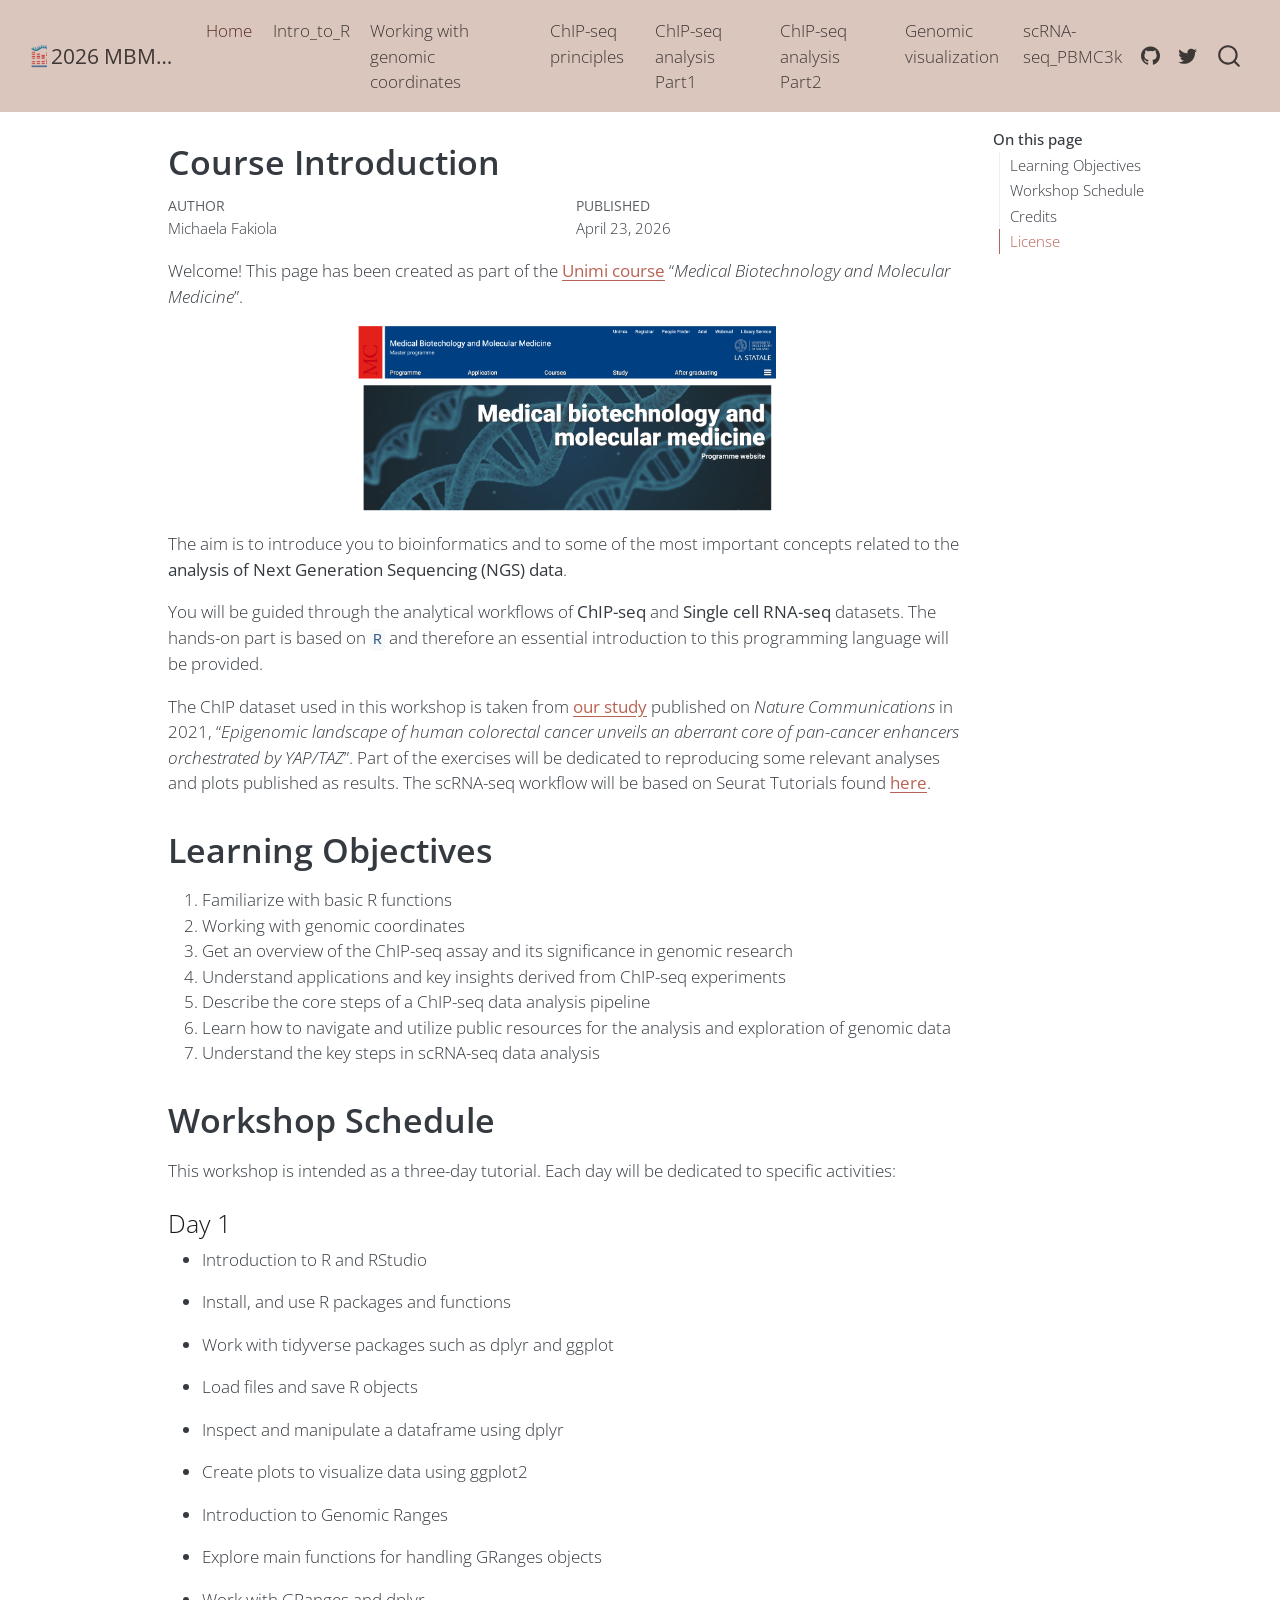
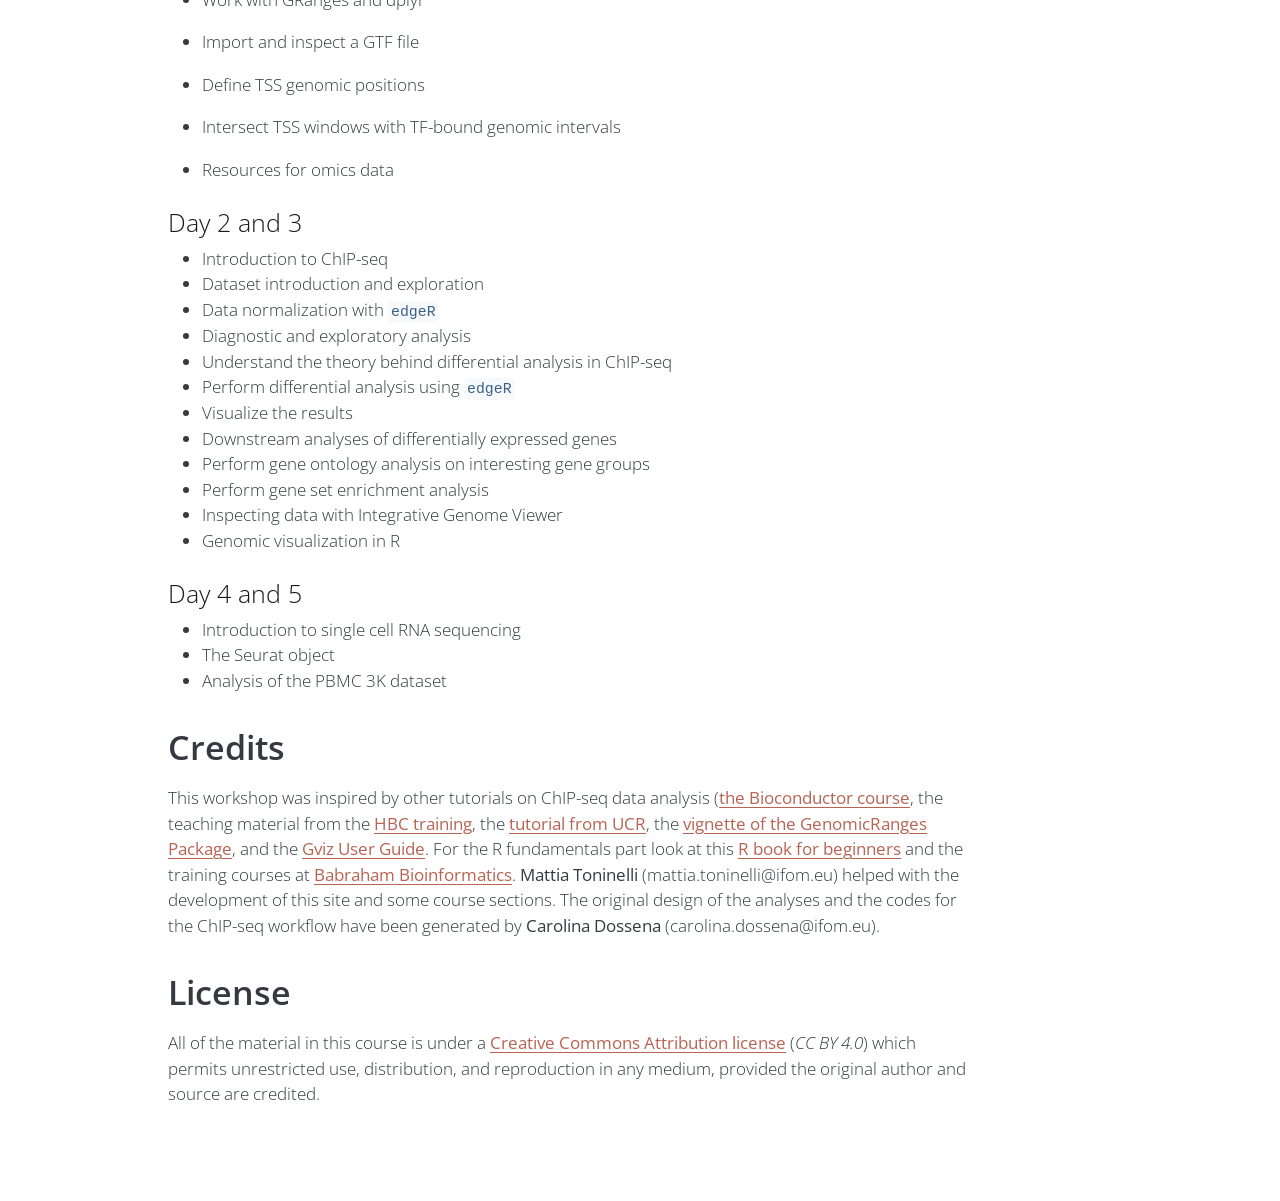
<file: docs/pages/index.html>
<!DOCTYPE html>
<html xmlns="http://www.w3.org/1999/xhtml" lang="en" xml:lang="en"><head>

<meta charset="utf-8">
<meta name="generator" content="quarto-1.8.25">

<meta name="viewport" content="width=device-width, initial-scale=1.0, user-scalable=yes">

<meta name="author" content="Michaela Fakiola">
<meta name="dcterms.date" content="2026-04-23">

<title>Course Introduction – 2026 MBMM UNIMI</title>
<style>
code{white-space: pre-wrap;}
span.smallcaps{font-variant: small-caps;}
div.columns{display: flex; gap: min(4vw, 1.5em);}
div.column{flex: auto; overflow-x: auto;}
div.hanging-indent{margin-left: 1.5em; text-indent: -1.5em;}
ul.task-list{list-style: none;}
ul.task-list li input[type="checkbox"] {
  width: 0.8em;
  margin: 0 0.8em 0.2em -1em; /* quarto-specific, see https://github.com/quarto-dev/quarto-cli/issues/4556 */ 
  vertical-align: middle;
}
</style>


<script src="../site_libs/quarto-nav/quarto-nav.js"></script>
<script src="../site_libs/quarto-nav/headroom.min.js"></script>
<script src="../site_libs/clipboard/clipboard.min.js"></script>
<script src="../site_libs/quarto-search/autocomplete.umd.js"></script>
<script src="../site_libs/quarto-search/fuse.min.js"></script>
<script src="../site_libs/quarto-search/quarto-search.js"></script>
<meta name="quarto:offset" content="../">
<link href=".././pics/RNA-seq_icon_v2.png" rel="icon" type="image/png">
<script src="../site_libs/quarto-html/quarto.js" type="module"></script>
<script src="../site_libs/quarto-html/tabsets/tabsets.js" type="module"></script>
<script src="../site_libs/quarto-html/axe/axe-check.js" type="module"></script>
<script src="../site_libs/quarto-html/popper.min.js"></script>
<script src="../site_libs/quarto-html/tippy.umd.min.js"></script>
<script src="../site_libs/quarto-html/anchor.min.js"></script>
<link href="../site_libs/quarto-html/tippy.css" rel="stylesheet">
<link href="../site_libs/quarto-html/quarto-syntax-highlighting-065a5179aebd64318d7ea99d77b64a9e.css" rel="stylesheet" id="quarto-text-highlighting-styles">
<script src="../site_libs/bootstrap/bootstrap.min.js"></script>
<link href="../site_libs/bootstrap/bootstrap-icons.css" rel="stylesheet">
<link href="../site_libs/bootstrap/bootstrap-f8036787ac8f1755500ff5c8279f95ac.min.css" rel="stylesheet" append-hash="true" id="quarto-bootstrap" data-mode="light">
<script id="quarto-search-options" type="application/json">{
  "location": "navbar",
  "copy-button": false,
  "collapse-after": 3,
  "panel-placement": "end",
  "type": "overlay",
  "limit": 50,
  "keyboard-shortcut": [
    "f",
    "/",
    "s"
  ],
  "show-item-context": false,
  "language": {
    "search-no-results-text": "No results",
    "search-matching-documents-text": "matching documents",
    "search-copy-link-title": "Copy link to search",
    "search-hide-matches-text": "Hide additional matches",
    "search-more-match-text": "more match in this document",
    "search-more-matches-text": "more matches in this document",
    "search-clear-button-title": "Clear",
    "search-text-placeholder": "",
    "search-detached-cancel-button-title": "Cancel",
    "search-submit-button-title": "Submit",
    "search-label": "Search"
  }
}</script>


</head>

<body class="nav-fixed quarto-light">

<div id="quarto-search-results"></div>
  <header id="quarto-header" class="headroom fixed-top">
    <nav class="navbar navbar-expand-lg " data-bs-theme="dark">
      <div class="navbar-container container-fluid">
      <div class="navbar-brand-container mx-auto">
    <a href="../index.html" class="navbar-brand navbar-brand-logo">
    <img src=".././pics/RNA-seq_icon_v2.png" alt="" class="navbar-logo light-content">
    <img src=".././pics/RNA-seq_icon_v2.png" alt="" class="navbar-logo dark-content">
    </a>
    <a class="navbar-brand" href="../index.html">
    <span class="navbar-title">2026 MBMM UNIMI</span>
    </a>
  </div>
            <div id="quarto-search" class="" title="Search"></div>
          <button class="navbar-toggler" type="button" data-bs-toggle="collapse" data-bs-target="#navbarCollapse" aria-controls="navbarCollapse" role="menu" aria-expanded="false" aria-label="Toggle navigation" onclick="if (window.quartoToggleHeadroom) { window.quartoToggleHeadroom(); }">
  <span class="navbar-toggler-icon"></span>
</button>
          <div class="collapse navbar-collapse" id="navbarCollapse">
            <ul class="navbar-nav navbar-nav-scroll me-auto">
  <li class="nav-item">
    <a class="nav-link active" href="../pages/index.html" aria-current="page"> 
<span class="menu-text">Home</span></a>
  </li>  
  <li class="nav-item">
    <a class="nav-link" href="../IntroGR/pages/Intro_to_R.html"> 
<span class="menu-text">Intro_to_R</span></a>
  </li>  
  <li class="nav-item">
    <a class="nav-link" href="../IntroGR/pages/GRanges_gtf.html"> 
<span class="menu-text">Working with genomic coordinates</span></a>
  </li>  
  <li class="nav-item">
    <a class="nav-link" href="../ChIP-seq_analysis/pages/ChIP-seq_principles.html"> 
<span class="menu-text">ChIP-seq principles</span></a>
  </li>  
  <li class="nav-item">
    <a class="nav-link" href="../ChIP-seq_analysis/pages/ChIP-seq_analysis_part1.html"> 
<span class="menu-text">ChIP-seq analysis Part1</span></a>
  </li>  
  <li class="nav-item">
    <a class="nav-link" href="../ChIP-seq_analysis/pages/ChIP-seq_analysis_part2.html"> 
<span class="menu-text">ChIP-seq analysis Part2</span></a>
  </li>  
  <li class="nav-item">
    <a class="nav-link" href="../Gviz/pages/Genomic_overviews_with_Gviz.html"> 
<span class="menu-text">Genomic visualization</span></a>
  </li>  
  <li class="nav-item">
    <a class="nav-link" href="../PBMC3k/pages/scRNA-seq_PBMC3k.html"> 
<span class="menu-text">scRNA-seq_PBMC3k</span></a>
  </li>  
</ul>
            <ul class="navbar-nav navbar-nav-scroll ms-auto">
  <li class="nav-item compact">
    <a class="nav-link" href="https://github.com/paganilab"> <i class="bi bi-github" role="img">
</i> 
<span class="menu-text"></span></a>
  </li>  
  <li class="nav-item compact">
    <a class="nav-link" href="https://twitter.com/LabPagani"> <i class="bi bi-twitter" role="img">
</i> 
<span class="menu-text"></span></a>
  </li>  
</ul>
          </div> <!-- /navcollapse -->
            <div class="quarto-navbar-tools">
</div>
      </div> <!-- /container-fluid -->
    </nav>
</header>
<!-- content -->
<div id="quarto-content" class="quarto-container page-columns page-rows-contents page-layout-article page-navbar">
<!-- sidebar -->
<!-- margin-sidebar -->
    <div id="quarto-margin-sidebar" class="sidebar margin-sidebar">
        <nav id="TOC" role="doc-toc" class="toc-active">
    <h2 id="toc-title">On this page</h2>
   
  <ul>
  <li><a href="#learning-objectives" id="toc-learning-objectives" class="nav-link active" data-scroll-target="#learning-objectives">Learning Objectives</a></li>
  <li><a href="#workshop-schedule" id="toc-workshop-schedule" class="nav-link" data-scroll-target="#workshop-schedule">Workshop Schedule</a>
  <ul class="collapse">
  <li><a href="#day-1" id="toc-day-1" class="nav-link" data-scroll-target="#day-1">Day 1</a></li>
  <li><a href="#day-2-and-3" id="toc-day-2-and-3" class="nav-link" data-scroll-target="#day-2-and-3">Day 2 and 3</a></li>
  <li><a href="#day-4-and-5" id="toc-day-4-and-5" class="nav-link" data-scroll-target="#day-4-and-5">Day 4 and 5</a></li>
  </ul></li>
  <li><a href="#credits" id="toc-credits" class="nav-link" data-scroll-target="#credits">Credits</a></li>
  <li><a href="#license" id="toc-license" class="nav-link" data-scroll-target="#license">License</a></li>
  </ul>
</nav>
    </div>
<!-- main -->
<main class="content" id="quarto-document-content">

<header id="title-block-header" class="quarto-title-block default">
<div class="quarto-title">
<h1 class="title">Course Introduction</h1>
</div>



<div class="quarto-title-meta">

    <div>
    <div class="quarto-title-meta-heading">Author</div>
    <div class="quarto-title-meta-contents">
             <p>Michaela Fakiola </p>
          </div>
  </div>
    
    <div>
    <div class="quarto-title-meta-heading">Published</div>
    <div class="quarto-title-meta-contents">
      <p class="date">April 23, 2026</p>
    </div>
  </div>
  
    
  </div>
  


</header>


<p>Welcome! This page has been created as part of the <a href="https://www.unimi.it/it/corsi/altre_offerte/aa-2024/2025/medical-biotechnology-and-molecular-medicine-classe-lm-9-immatricolati-dallanno-accademico-2024-25">Unimi course</a> “<em>Medical Biotechnology and Molecular Medicine</em>”.</p>
<center>
<p><img src="../pics/MBMM_course.png" class="img-fluid" width="421"></p>
</center>
<p>The aim is to introduce you to bioinformatics and to some of the most important concepts related to the <strong>analysis of Next Generation Sequencing (NGS) data</strong>.</p>
<p>You will be guided through the analytical workflows of <strong>ChIP-seq</strong> and <strong>Single cell RNA-seq</strong> datasets. The hands-on part is based on <code>R</code> and therefore an essential introduction to this programming language will be provided.</p>
<p>The ChIP dataset used in this workshop is taken from <a href="https://www.nature.com/articles/s41467-021-22544-y#MOESM1">our study</a> published on <em>Nature Communications</em> in 2021, “<em>Epigenomic landscape of human colorectal cancer unveils an aberrant core of pan-cancer enhancers orchestrated by YAP/TAZ</em>”. Part of the exercises will be dedicated to reproducing some relevant analyses and plots published as results. The scRNA-seq workflow will be based on Seurat Tutorials found <a href="https://satijalab.org/seurat/articles/pbmc3k_tutorial">here</a>.</p>
<section id="learning-objectives" class="level1">
<h1>Learning Objectives</h1>
<ol type="1">
<li>Familiarize with basic R functions</li>
<li>Working with genomic coordinates</li>
<li>Get an overview of the ChIP-seq assay and its significance in genomic research</li>
<li>Understand applications and key insights derived from ChIP-seq experiments</li>
<li>Describe the core steps of a ChIP-seq data analysis pipeline</li>
<li>Learn how to navigate and utilize public resources for the analysis and exploration of genomic data</li>
<li>Understand the key steps in scRNA-seq data analysis</li>
</ol>
</section>
<section id="workshop-schedule" class="level1">
<h1>Workshop Schedule</h1>
<p>This workshop is intended as a three-day tutorial. Each day will be dedicated to specific activities:</p>
<section id="day-1" class="level3">
<h3 class="anchored" data-anchor-id="day-1">Day 1</h3>
<ul>
<li><p>Introduction to R and RStudio</p></li>
<li><p>Install, and use R packages and functions</p></li>
<li><p>Work with tidyverse packages such as dplyr and ggplot</p></li>
<li><p>Load files and save R objects</p></li>
<li><p>Inspect and manipulate a dataframe using dplyr</p></li>
<li><p>Create plots to visualize data using ggplot2</p></li>
<li><p>Introduction to Genomic Ranges</p></li>
<li><p>Explore main functions for handling GRanges objects</p></li>
<li><p>Work with GRanges and dplyr</p></li>
<li><p>Import and inspect a GTF file</p></li>
<li><p>Define TSS genomic positions</p></li>
<li><p>Intersect TSS windows with TF-bound genomic intervals</p></li>
<li><p>Resources for omics data</p></li>
</ul>
</section>
<section id="day-2-and-3" class="level3">
<h3 class="anchored" data-anchor-id="day-2-and-3">Day 2 and 3</h3>
<ul>
<li>Introduction to ChIP-seq</li>
<li>Dataset introduction and exploration</li>
<li>Data normalization with <code>edgeR</code></li>
<li>Diagnostic and exploratory analysis</li>
<li>Understand the theory behind differential analysis in ChIP-seq</li>
<li>Perform differential analysis using <code>edgeR</code></li>
<li>Visualize the results</li>
<li>Downstream analyses of differentially expressed genes</li>
<li>Perform gene ontology analysis on interesting gene groups</li>
<li>Perform gene set enrichment analysis</li>
<li>Inspecting data with Integrative Genome Viewer</li>
<li>Genomic visualization in R</li>
</ul>
</section>
<section id="day-4-and-5" class="level3">
<h3 class="anchored" data-anchor-id="day-4-and-5">Day 4 and 5</h3>
<ul>
<li>Introduction to single cell RNA sequencing</li>
<li>The Seurat object</li>
<li>Analysis of the PBMC 3K dataset</li>
</ul>
</section>
</section>
<section id="credits" class="level1">
<h1>Credits</h1>
<p>This workshop was inspired by other tutorials on ChIP-seq data analysis (<a href="https://www.bioconductor.org/help/course-materials/2016/CSAMA/lab-5-chipseq/Epigenetics.html">the Bioconductor course</a>, the teaching material from the <a href="https://github.com/hbctraining/Intro-to-ChIPseq/blob/master/schedule/3-day.md">HBC training</a>, the <a href="http://biocluster.ucr.edu/~rkaundal/workshops/R_feb2016/ChIPseq/ChIPseq.html">tutorial from UCR</a>, the <a href="https://bioconductor.org/packages/devel/bioc/vignettes/GenomicRanges/inst/doc/GenomicRangesIntroduction.html">vignette of the GenomicRanges Package</a>, and the <a href="https://bioconductor.org/packages/devel/bioc/vignettes/Gviz/inst/doc/Gviz.html">Gviz User Guide</a>. For the R fundamentals part look at this <a href="https://bookdown.org/daniel_dauber_io/r4np_book/">R book for beginners</a> and the training courses at <a href="https://www.bioinformatics.babraham.ac.uk/training.html">Babraham Bioinformatics</a>. <strong>Mattia Toninelli</strong> (mattia.toninelli@ifom.eu) helped with the development of this site and some course sections. The original design of the analyses and the codes for the ChIP-seq workflow have been generated by <strong>Carolina Dossena</strong> (carolina.dossena@ifom.eu).</p>
</section>
<section id="license" class="level1">
<h1>License</h1>
<p>All of the material in this course is under a <a href="https://creativecommons.org/licenses/by/4.0/">Creative Commons Attribution license</a> (<em>CC BY 4.0</em>) which permits unrestricted use, distribution, and reproduction in any medium, provided the original author and source are credited.</p>


</section>

</main> <!-- /main -->
<script id="quarto-html-after-body" type="application/javascript">
  window.document.addEventListener("DOMContentLoaded", function (event) {
    const icon = "";
    const anchorJS = new window.AnchorJS();
    anchorJS.options = {
      placement: 'right',
      icon: icon
    };
    anchorJS.add('.anchored');
    const isCodeAnnotation = (el) => {
      for (const clz of el.classList) {
        if (clz.startsWith('code-annotation-')) {                     
          return true;
        }
      }
      return false;
    }
    const onCopySuccess = function(e) {
      // button target
      const button = e.trigger;
      // don't keep focus
      button.blur();
      // flash "checked"
      button.classList.add('code-copy-button-checked');
      var currentTitle = button.getAttribute("title");
      button.setAttribute("title", "Copied!");
      let tooltip;
      if (window.bootstrap) {
        button.setAttribute("data-bs-toggle", "tooltip");
        button.setAttribute("data-bs-placement", "left");
        button.setAttribute("data-bs-title", "Copied!");
        tooltip = new bootstrap.Tooltip(button, 
          { trigger: "manual", 
            customClass: "code-copy-button-tooltip",
            offset: [0, -8]});
        tooltip.show();    
      }
      setTimeout(function() {
        if (tooltip) {
          tooltip.hide();
          button.removeAttribute("data-bs-title");
          button.removeAttribute("data-bs-toggle");
          button.removeAttribute("data-bs-placement");
        }
        button.setAttribute("title", currentTitle);
        button.classList.remove('code-copy-button-checked');
      }, 1000);
      // clear code selection
      e.clearSelection();
    }
    const getTextToCopy = function(trigger) {
      const outerScaffold = trigger.parentElement.cloneNode(true);
      const codeEl = outerScaffold.querySelector('code');
      for (const childEl of codeEl.children) {
        if (isCodeAnnotation(childEl)) {
          childEl.remove();
        }
      }
      return codeEl.innerText;
    }
    const clipboard = new window.ClipboardJS('.code-copy-button:not([data-in-quarto-modal])', {
      text: getTextToCopy
    });
    clipboard.on('success', onCopySuccess);
    if (window.document.getElementById('quarto-embedded-source-code-modal')) {
      const clipboardModal = new window.ClipboardJS('.code-copy-button[data-in-quarto-modal]', {
        text: getTextToCopy,
        container: window.document.getElementById('quarto-embedded-source-code-modal')
      });
      clipboardModal.on('success', onCopySuccess);
    }
      var localhostRegex = new RegExp(/^(?:http|https):\/\/localhost\:?[0-9]*\//);
      var mailtoRegex = new RegExp(/^mailto:/);
        var filterRegex = new RegExp('/' + window.location.host + '/');
      var isInternal = (href) => {
          return filterRegex.test(href) || localhostRegex.test(href) || mailtoRegex.test(href);
      }
      // Inspect non-navigation links and adorn them if external
     var links = window.document.querySelectorAll('a[href]:not(.nav-link):not(.navbar-brand):not(.toc-action):not(.sidebar-link):not(.sidebar-item-toggle):not(.pagination-link):not(.no-external):not([aria-hidden]):not(.dropdown-item):not(.quarto-navigation-tool):not(.about-link)');
      for (var i=0; i<links.length; i++) {
        const link = links[i];
        if (!isInternal(link.href)) {
          // undo the damage that might have been done by quarto-nav.js in the case of
          // links that we want to consider external
          if (link.dataset.originalHref !== undefined) {
            link.href = link.dataset.originalHref;
          }
        }
      }
    function tippyHover(el, contentFn, onTriggerFn, onUntriggerFn) {
      const config = {
        allowHTML: true,
        maxWidth: 500,
        delay: 100,
        arrow: false,
        appendTo: function(el) {
            return el.parentElement;
        },
        interactive: true,
        interactiveBorder: 10,
        theme: 'quarto',
        placement: 'bottom-start',
      };
      if (contentFn) {
        config.content = contentFn;
      }
      if (onTriggerFn) {
        config.onTrigger = onTriggerFn;
      }
      if (onUntriggerFn) {
        config.onUntrigger = onUntriggerFn;
      }
      window.tippy(el, config); 
    }
    const noterefs = window.document.querySelectorAll('a[role="doc-noteref"]');
    for (var i=0; i<noterefs.length; i++) {
      const ref = noterefs[i];
      tippyHover(ref, function() {
        // use id or data attribute instead here
        let href = ref.getAttribute('data-footnote-href') || ref.getAttribute('href');
        try { href = new URL(href).hash; } catch {}
        const id = href.replace(/^#\/?/, "");
        const note = window.document.getElementById(id);
        if (note) {
          return note.innerHTML;
        } else {
          return "";
        }
      });
    }
    const xrefs = window.document.querySelectorAll('a.quarto-xref');
    const processXRef = (id, note) => {
      // Strip column container classes
      const stripColumnClz = (el) => {
        el.classList.remove("page-full", "page-columns");
        if (el.children) {
          for (const child of el.children) {
            stripColumnClz(child);
          }
        }
      }
      stripColumnClz(note)
      if (id === null || id.startsWith('sec-')) {
        // Special case sections, only their first couple elements
        const container = document.createElement("div");
        if (note.children && note.children.length > 2) {
          container.appendChild(note.children[0].cloneNode(true));
          for (let i = 1; i < note.children.length; i++) {
            const child = note.children[i];
            if (child.tagName === "P" && child.innerText === "") {
              continue;
            } else {
              container.appendChild(child.cloneNode(true));
              break;
            }
          }
          if (window.Quarto?.typesetMath) {
            window.Quarto.typesetMath(container);
          }
          return container.innerHTML
        } else {
          if (window.Quarto?.typesetMath) {
            window.Quarto.typesetMath(note);
          }
          return note.innerHTML;
        }
      } else {
        // Remove any anchor links if they are present
        const anchorLink = note.querySelector('a.anchorjs-link');
        if (anchorLink) {
          anchorLink.remove();
        }
        if (window.Quarto?.typesetMath) {
          window.Quarto.typesetMath(note);
        }
        if (note.classList.contains("callout")) {
          return note.outerHTML;
        } else {
          return note.innerHTML;
        }
      }
    }
    for (var i=0; i<xrefs.length; i++) {
      const xref = xrefs[i];
      tippyHover(xref, undefined, function(instance) {
        instance.disable();
        let url = xref.getAttribute('href');
        let hash = undefined; 
        if (url.startsWith('#')) {
          hash = url;
        } else {
          try { hash = new URL(url).hash; } catch {}
        }
        if (hash) {
          const id = hash.replace(/^#\/?/, "");
          const note = window.document.getElementById(id);
          if (note !== null) {
            try {
              const html = processXRef(id, note.cloneNode(true));
              instance.setContent(html);
            } finally {
              instance.enable();
              instance.show();
            }
          } else {
            // See if we can fetch this
            fetch(url.split('#')[0])
            .then(res => res.text())
            .then(html => {
              const parser = new DOMParser();
              const htmlDoc = parser.parseFromString(html, "text/html");
              const note = htmlDoc.getElementById(id);
              if (note !== null) {
                const html = processXRef(id, note);
                instance.setContent(html);
              } 
            }).finally(() => {
              instance.enable();
              instance.show();
            });
          }
        } else {
          // See if we can fetch a full url (with no hash to target)
          // This is a special case and we should probably do some content thinning / targeting
          fetch(url)
          .then(res => res.text())
          .then(html => {
            const parser = new DOMParser();
            const htmlDoc = parser.parseFromString(html, "text/html");
            const note = htmlDoc.querySelector('main.content');
            if (note !== null) {
              // This should only happen for chapter cross references
              // (since there is no id in the URL)
              // remove the first header
              if (note.children.length > 0 && note.children[0].tagName === "HEADER") {
                note.children[0].remove();
              }
              const html = processXRef(null, note);
              instance.setContent(html);
            } 
          }).finally(() => {
            instance.enable();
            instance.show();
          });
        }
      }, function(instance) {
      });
    }
        let selectedAnnoteEl;
        const selectorForAnnotation = ( cell, annotation) => {
          let cellAttr = 'data-code-cell="' + cell + '"';
          let lineAttr = 'data-code-annotation="' +  annotation + '"';
          const selector = 'span[' + cellAttr + '][' + lineAttr + ']';
          return selector;
        }
        const selectCodeLines = (annoteEl) => {
          const doc = window.document;
          const targetCell = annoteEl.getAttribute("data-target-cell");
          const targetAnnotation = annoteEl.getAttribute("data-target-annotation");
          const annoteSpan = window.document.querySelector(selectorForAnnotation(targetCell, targetAnnotation));
          const lines = annoteSpan.getAttribute("data-code-lines").split(",");
          const lineIds = lines.map((line) => {
            return targetCell + "-" + line;
          })
          let top = null;
          let height = null;
          let parent = null;
          if (lineIds.length > 0) {
              //compute the position of the single el (top and bottom and make a div)
              const el = window.document.getElementById(lineIds[0]);
              top = el.offsetTop;
              height = el.offsetHeight;
              parent = el.parentElement.parentElement;
            if (lineIds.length > 1) {
              const lastEl = window.document.getElementById(lineIds[lineIds.length - 1]);
              const bottom = lastEl.offsetTop + lastEl.offsetHeight;
              height = bottom - top;
            }
            if (top !== null && height !== null && parent !== null) {
              // cook up a div (if necessary) and position it 
              let div = window.document.getElementById("code-annotation-line-highlight");
              if (div === null) {
                div = window.document.createElement("div");
                div.setAttribute("id", "code-annotation-line-highlight");
                div.style.position = 'absolute';
                parent.appendChild(div);
              }
              div.style.top = top - 2 + "px";
              div.style.height = height + 4 + "px";
              div.style.left = 0;
              let gutterDiv = window.document.getElementById("code-annotation-line-highlight-gutter");
              if (gutterDiv === null) {
                gutterDiv = window.document.createElement("div");
                gutterDiv.setAttribute("id", "code-annotation-line-highlight-gutter");
                gutterDiv.style.position = 'absolute';
                const codeCell = window.document.getElementById(targetCell);
                const gutter = codeCell.querySelector('.code-annotation-gutter');
                gutter.appendChild(gutterDiv);
              }
              gutterDiv.style.top = top - 2 + "px";
              gutterDiv.style.height = height + 4 + "px";
            }
            selectedAnnoteEl = annoteEl;
          }
        };
        const unselectCodeLines = () => {
          const elementsIds = ["code-annotation-line-highlight", "code-annotation-line-highlight-gutter"];
          elementsIds.forEach((elId) => {
            const div = window.document.getElementById(elId);
            if (div) {
              div.remove();
            }
          });
          selectedAnnoteEl = undefined;
        };
          // Handle positioning of the toggle
      window.addEventListener(
        "resize",
        throttle(() => {
          elRect = undefined;
          if (selectedAnnoteEl) {
            selectCodeLines(selectedAnnoteEl);
          }
        }, 10)
      );
      function throttle(fn, ms) {
      let throttle = false;
      let timer;
        return (...args) => {
          if(!throttle) { // first call gets through
              fn.apply(this, args);
              throttle = true;
          } else { // all the others get throttled
              if(timer) clearTimeout(timer); // cancel #2
              timer = setTimeout(() => {
                fn.apply(this, args);
                timer = throttle = false;
              }, ms);
          }
        };
      }
        // Attach click handler to the DT
        const annoteDls = window.document.querySelectorAll('dt[data-target-cell]');
        for (const annoteDlNode of annoteDls) {
          annoteDlNode.addEventListener('click', (event) => {
            const clickedEl = event.target;
            if (clickedEl !== selectedAnnoteEl) {
              unselectCodeLines();
              const activeEl = window.document.querySelector('dt[data-target-cell].code-annotation-active');
              if (activeEl) {
                activeEl.classList.remove('code-annotation-active');
              }
              selectCodeLines(clickedEl);
              clickedEl.classList.add('code-annotation-active');
            } else {
              // Unselect the line
              unselectCodeLines();
              clickedEl.classList.remove('code-annotation-active');
            }
          });
        }
    const findCites = (el) => {
      const parentEl = el.parentElement;
      if (parentEl) {
        const cites = parentEl.dataset.cites;
        if (cites) {
          return {
            el,
            cites: cites.split(' ')
          };
        } else {
          return findCites(el.parentElement)
        }
      } else {
        return undefined;
      }
    };
    var bibliorefs = window.document.querySelectorAll('a[role="doc-biblioref"]');
    for (var i=0; i<bibliorefs.length; i++) {
      const ref = bibliorefs[i];
      const citeInfo = findCites(ref);
      if (citeInfo) {
        tippyHover(citeInfo.el, function() {
          var popup = window.document.createElement('div');
          citeInfo.cites.forEach(function(cite) {
            var citeDiv = window.document.createElement('div');
            citeDiv.classList.add('hanging-indent');
            citeDiv.classList.add('csl-entry');
            var biblioDiv = window.document.getElementById('ref-' + cite);
            if (biblioDiv) {
              citeDiv.innerHTML = biblioDiv.innerHTML;
            }
            popup.appendChild(citeDiv);
          });
          return popup.innerHTML;
        });
      }
    }
  });
  </script>
</div> <!-- /content -->




</body></html>
</file>
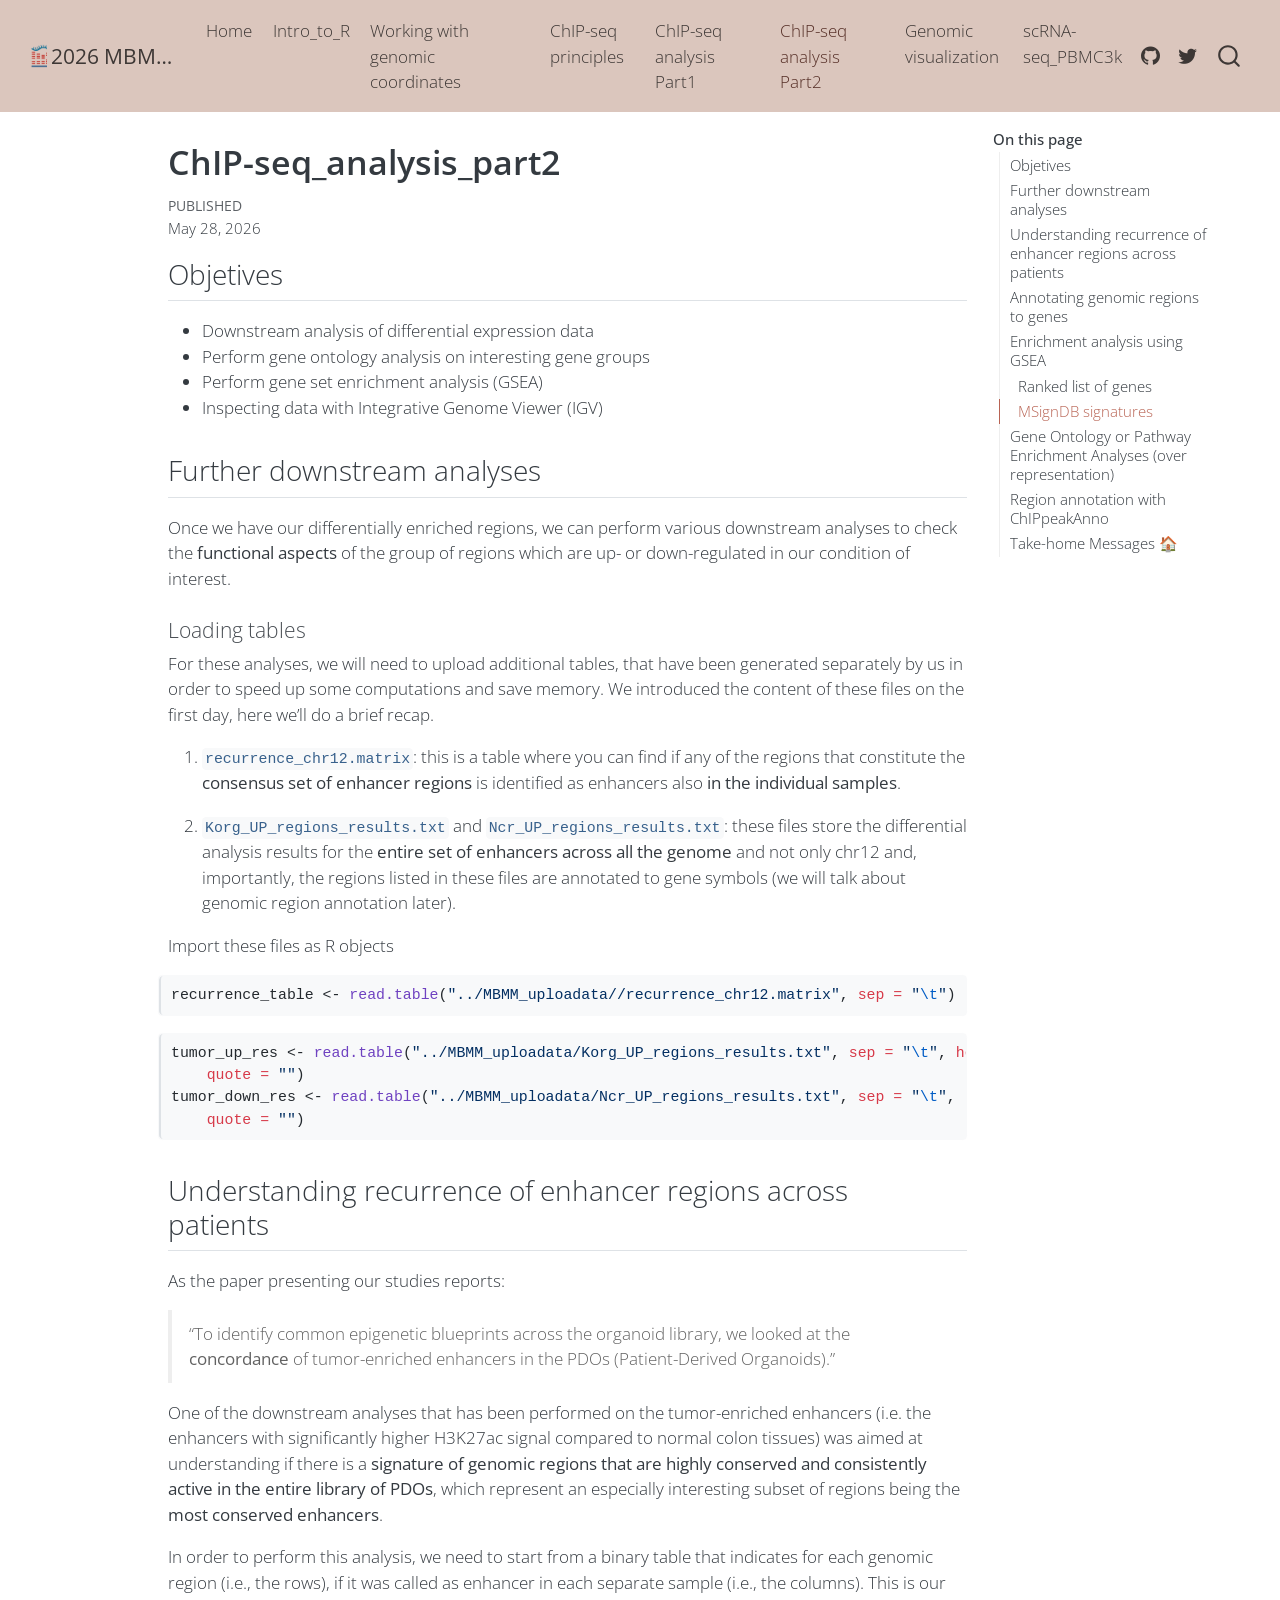
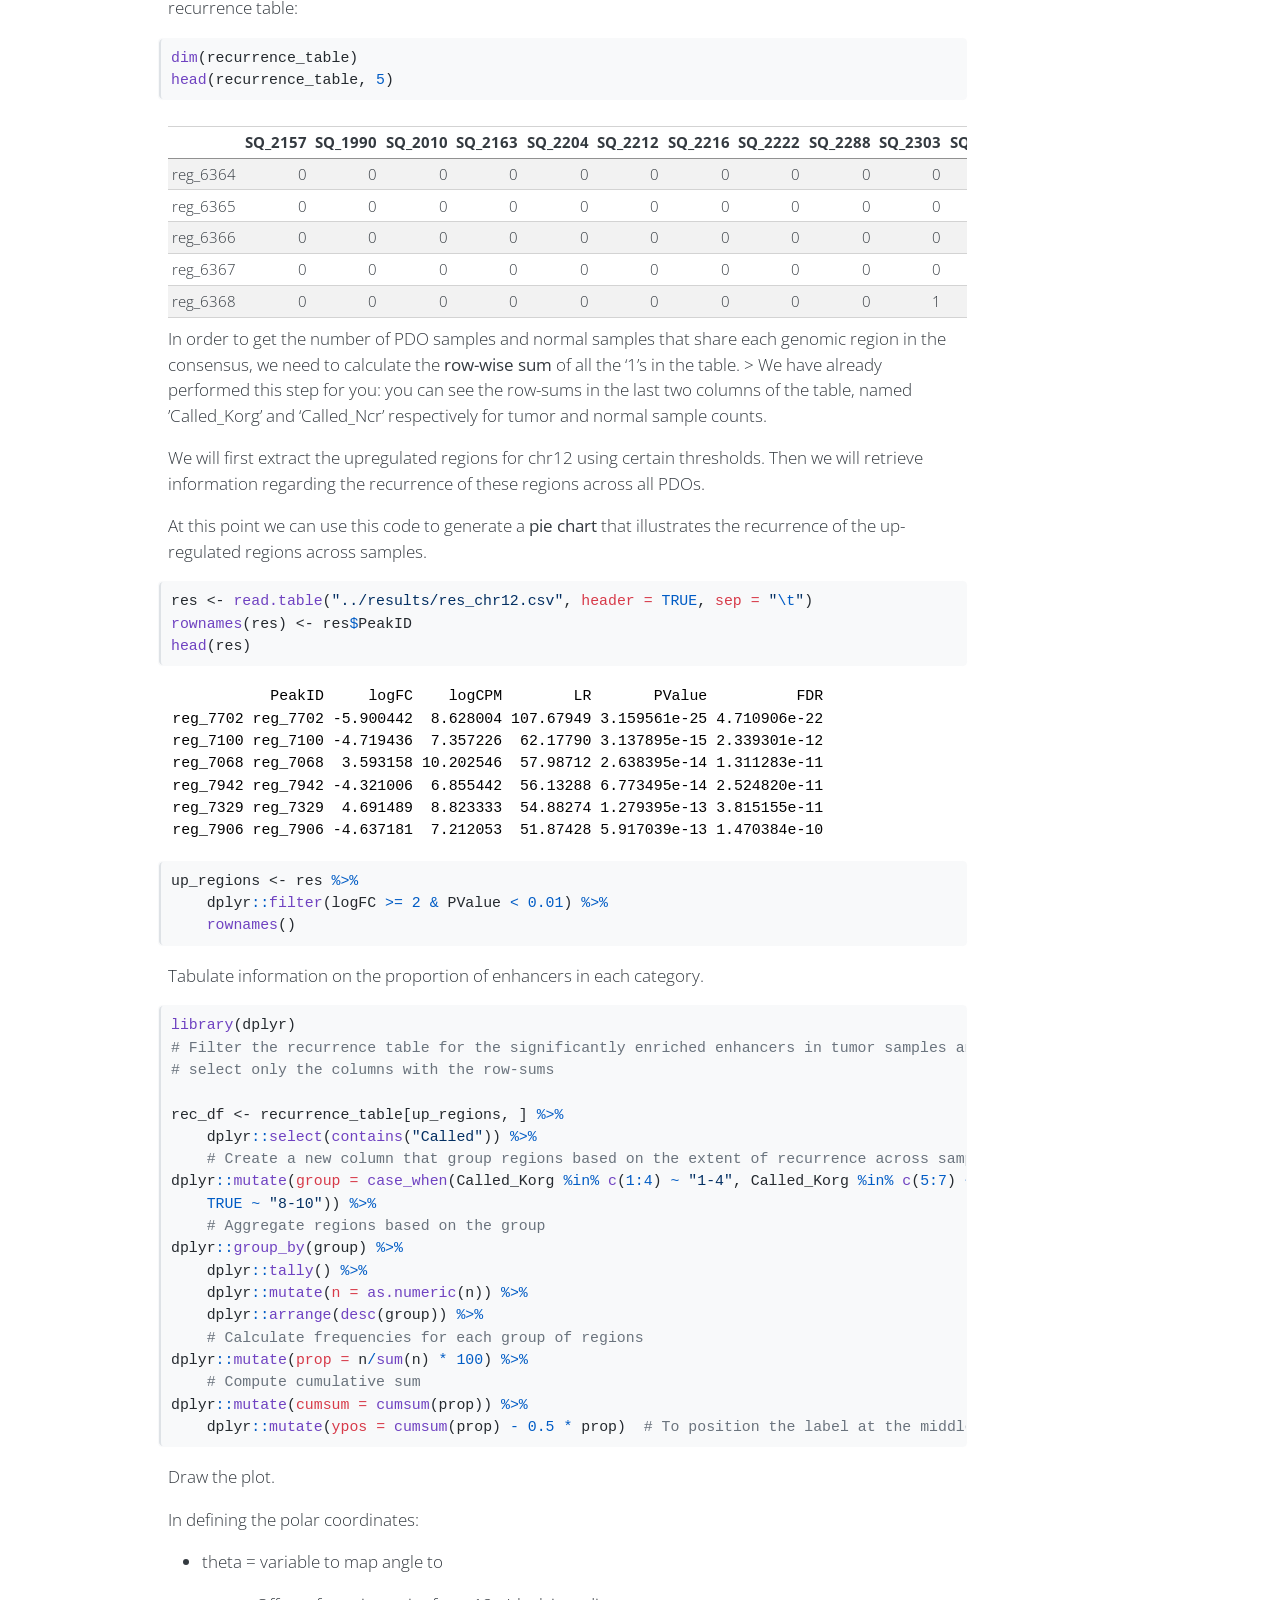
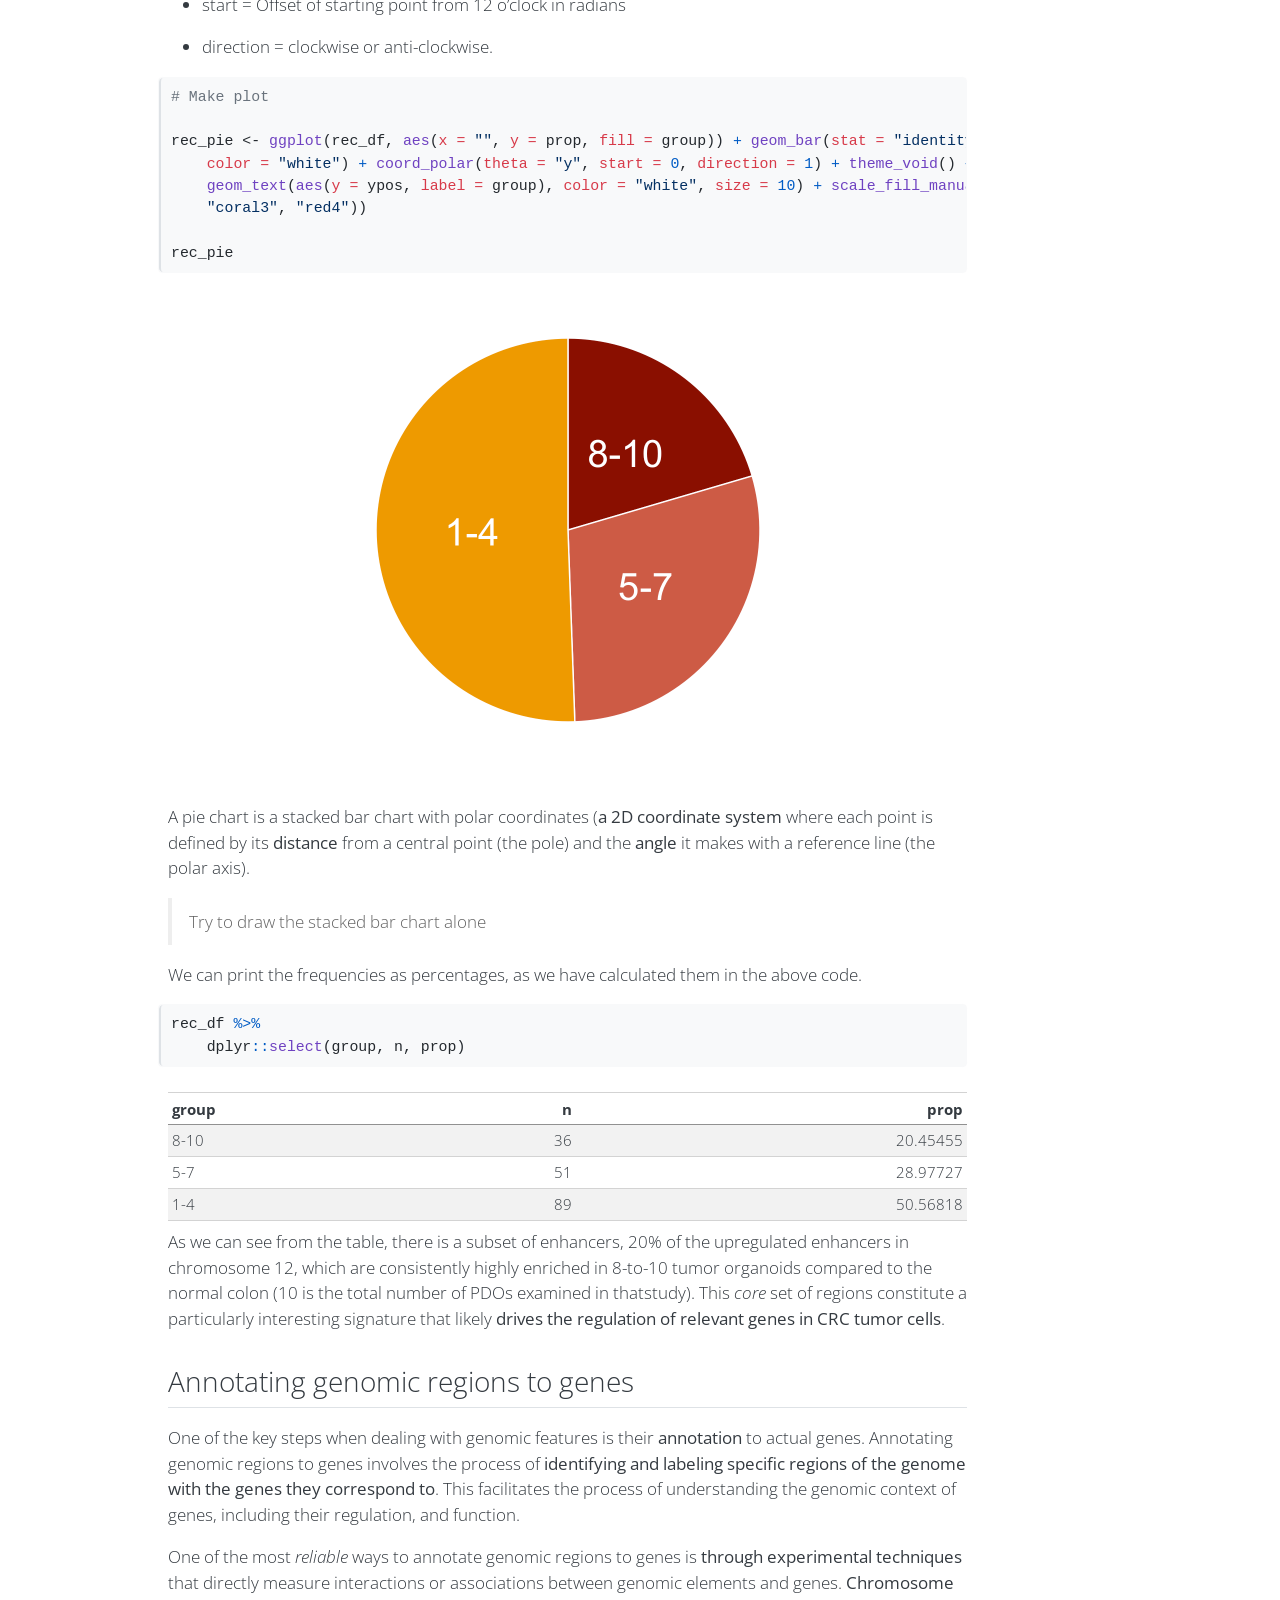
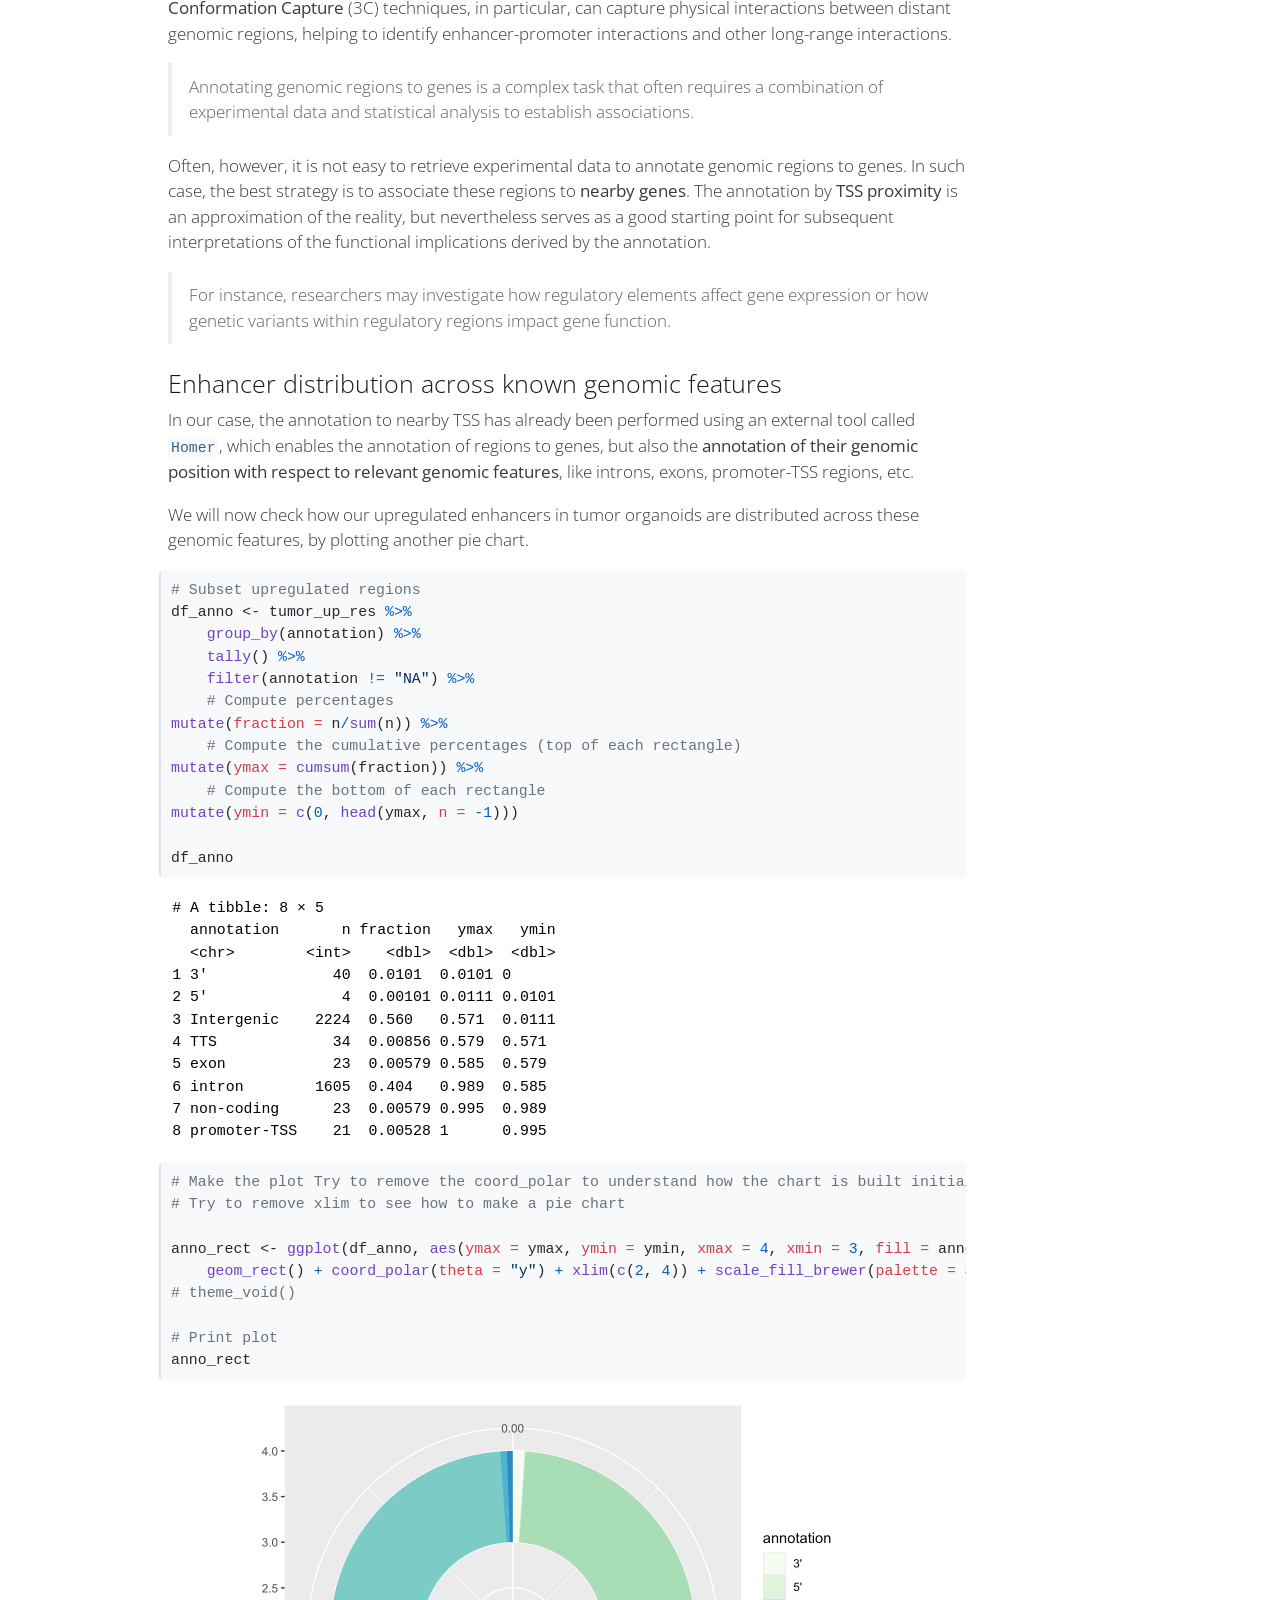
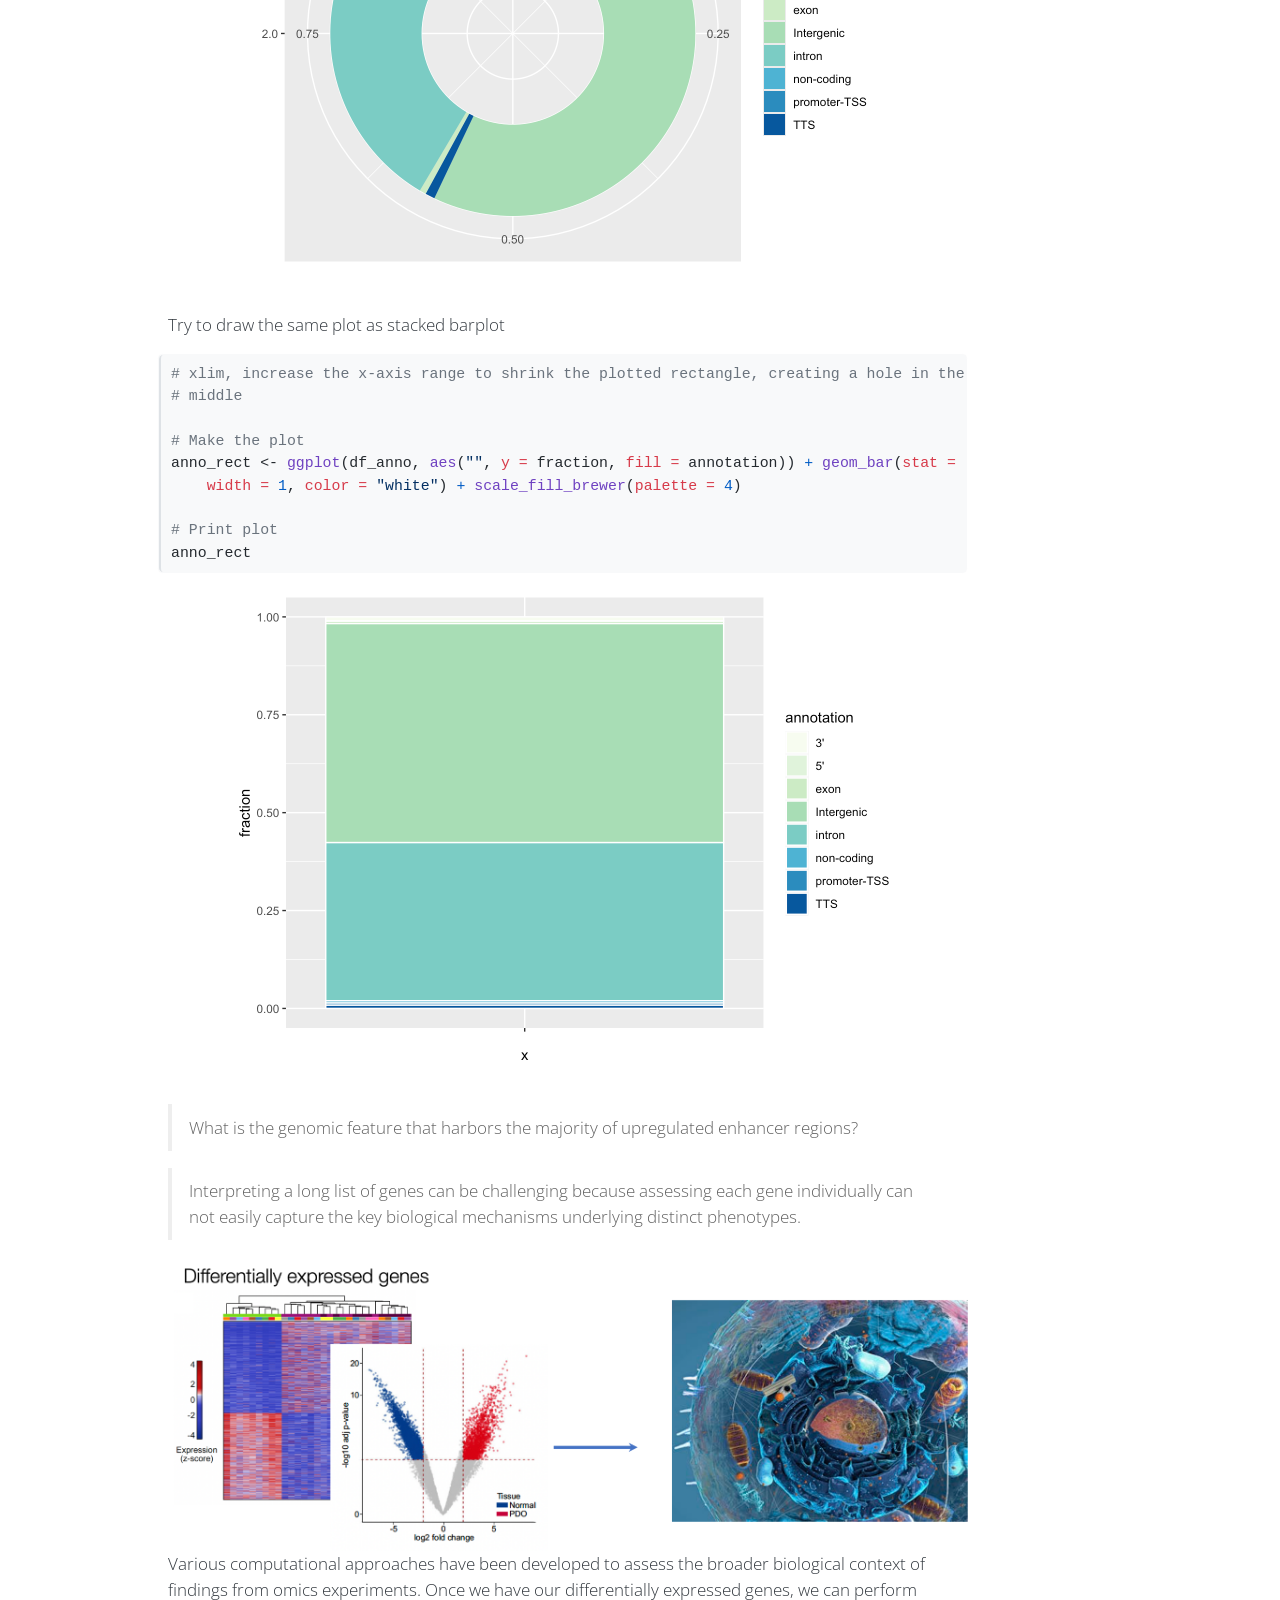
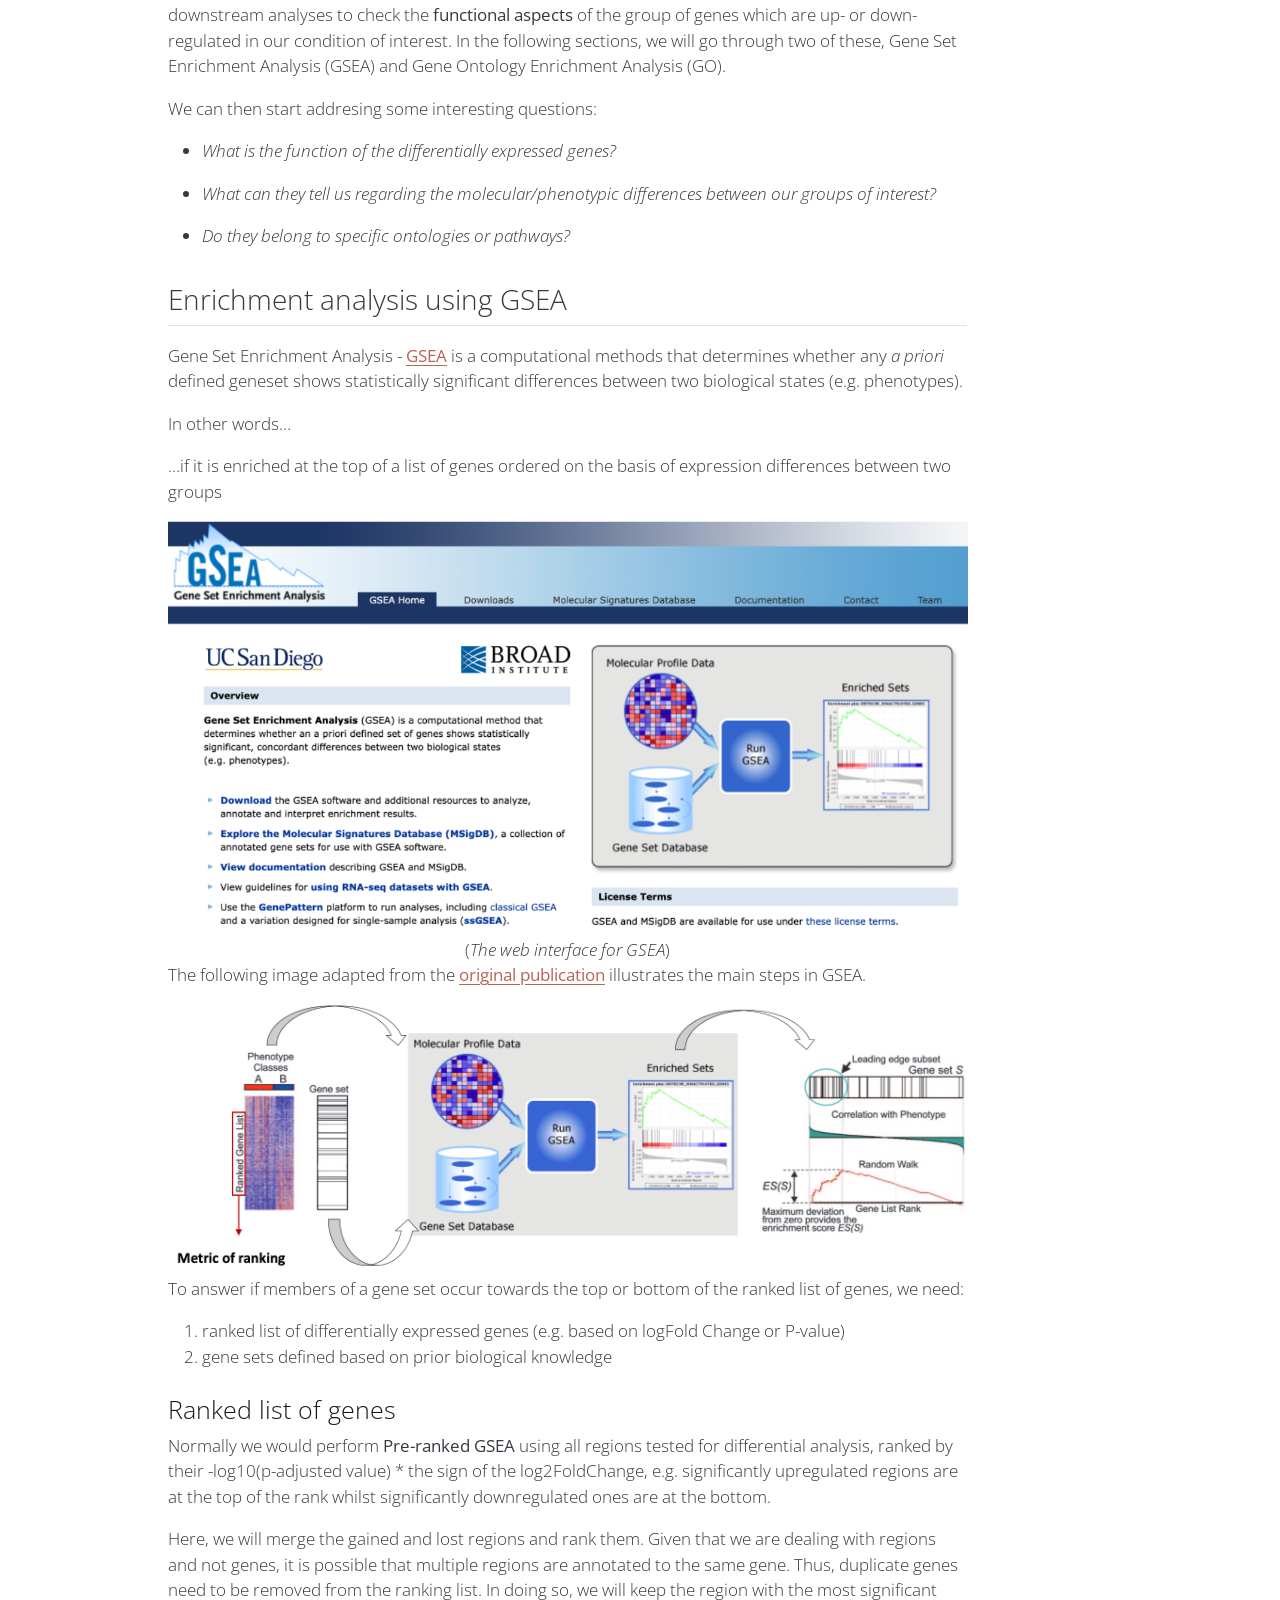
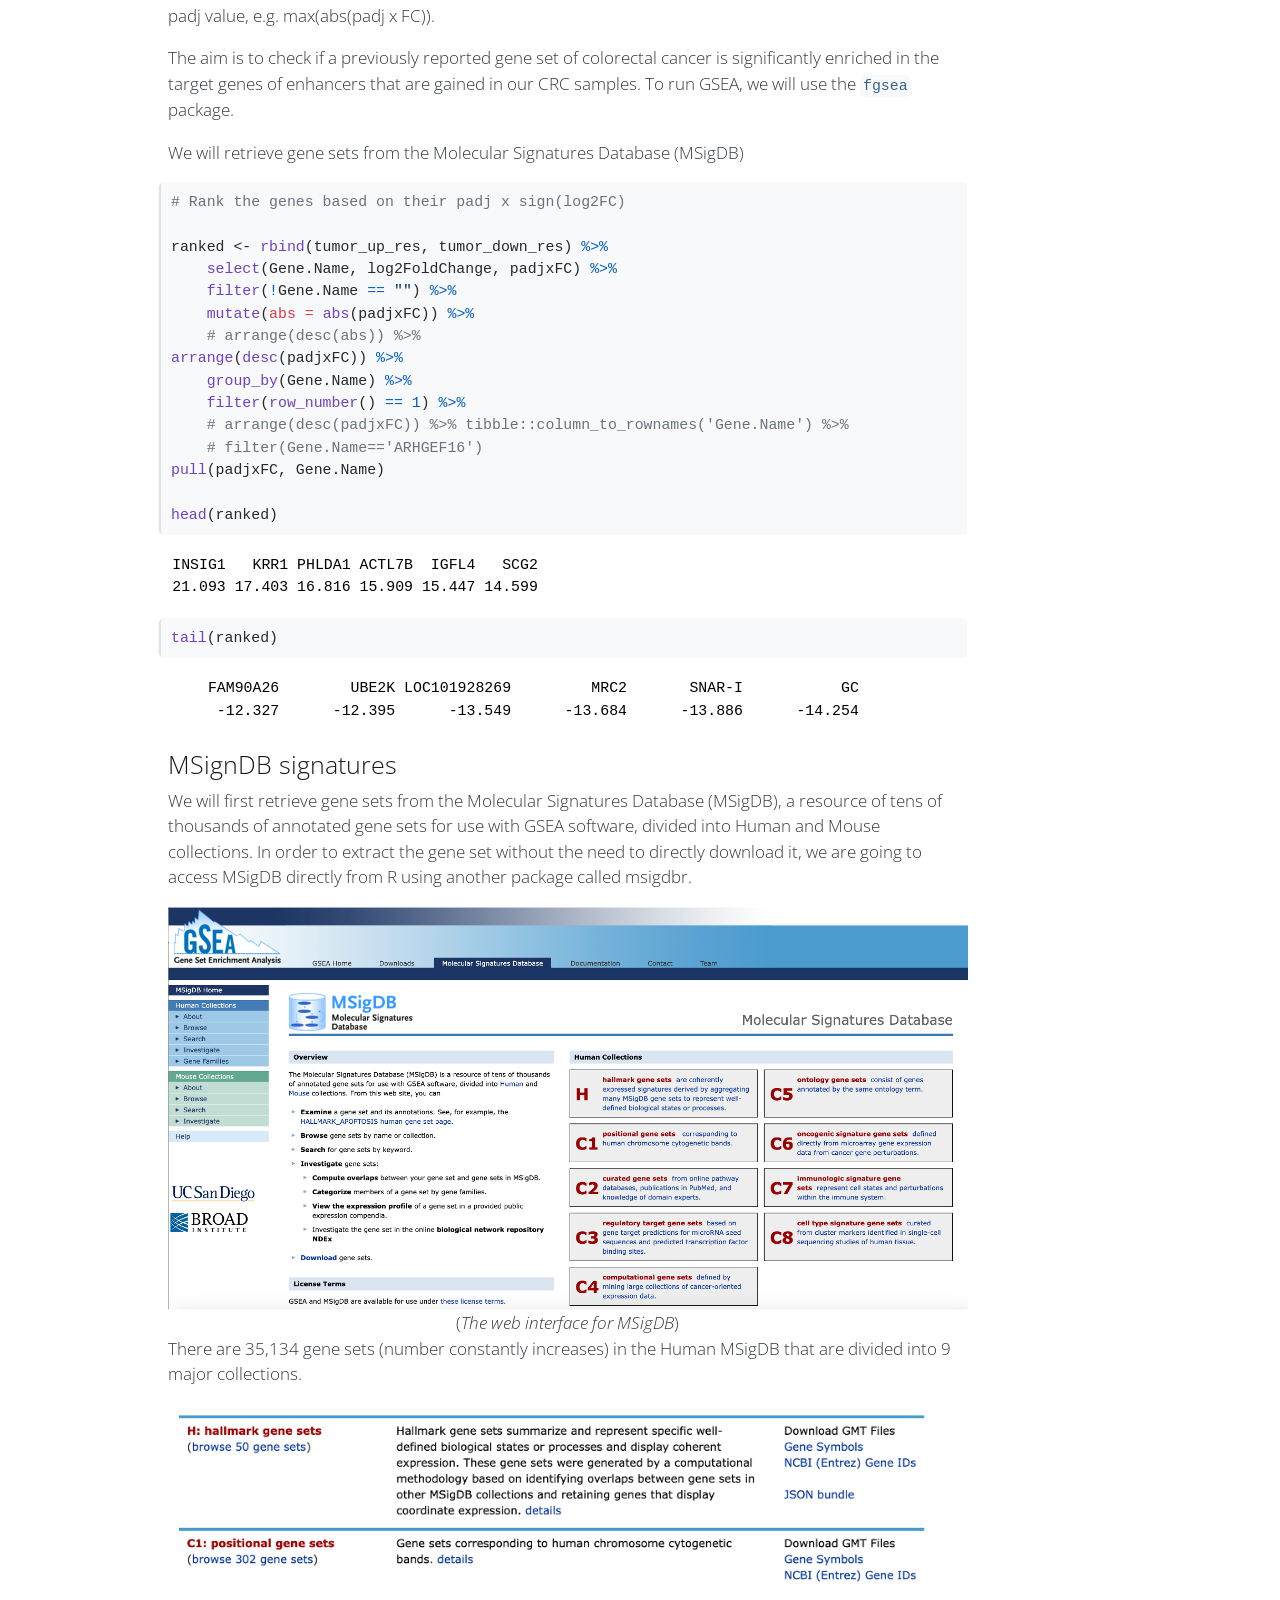
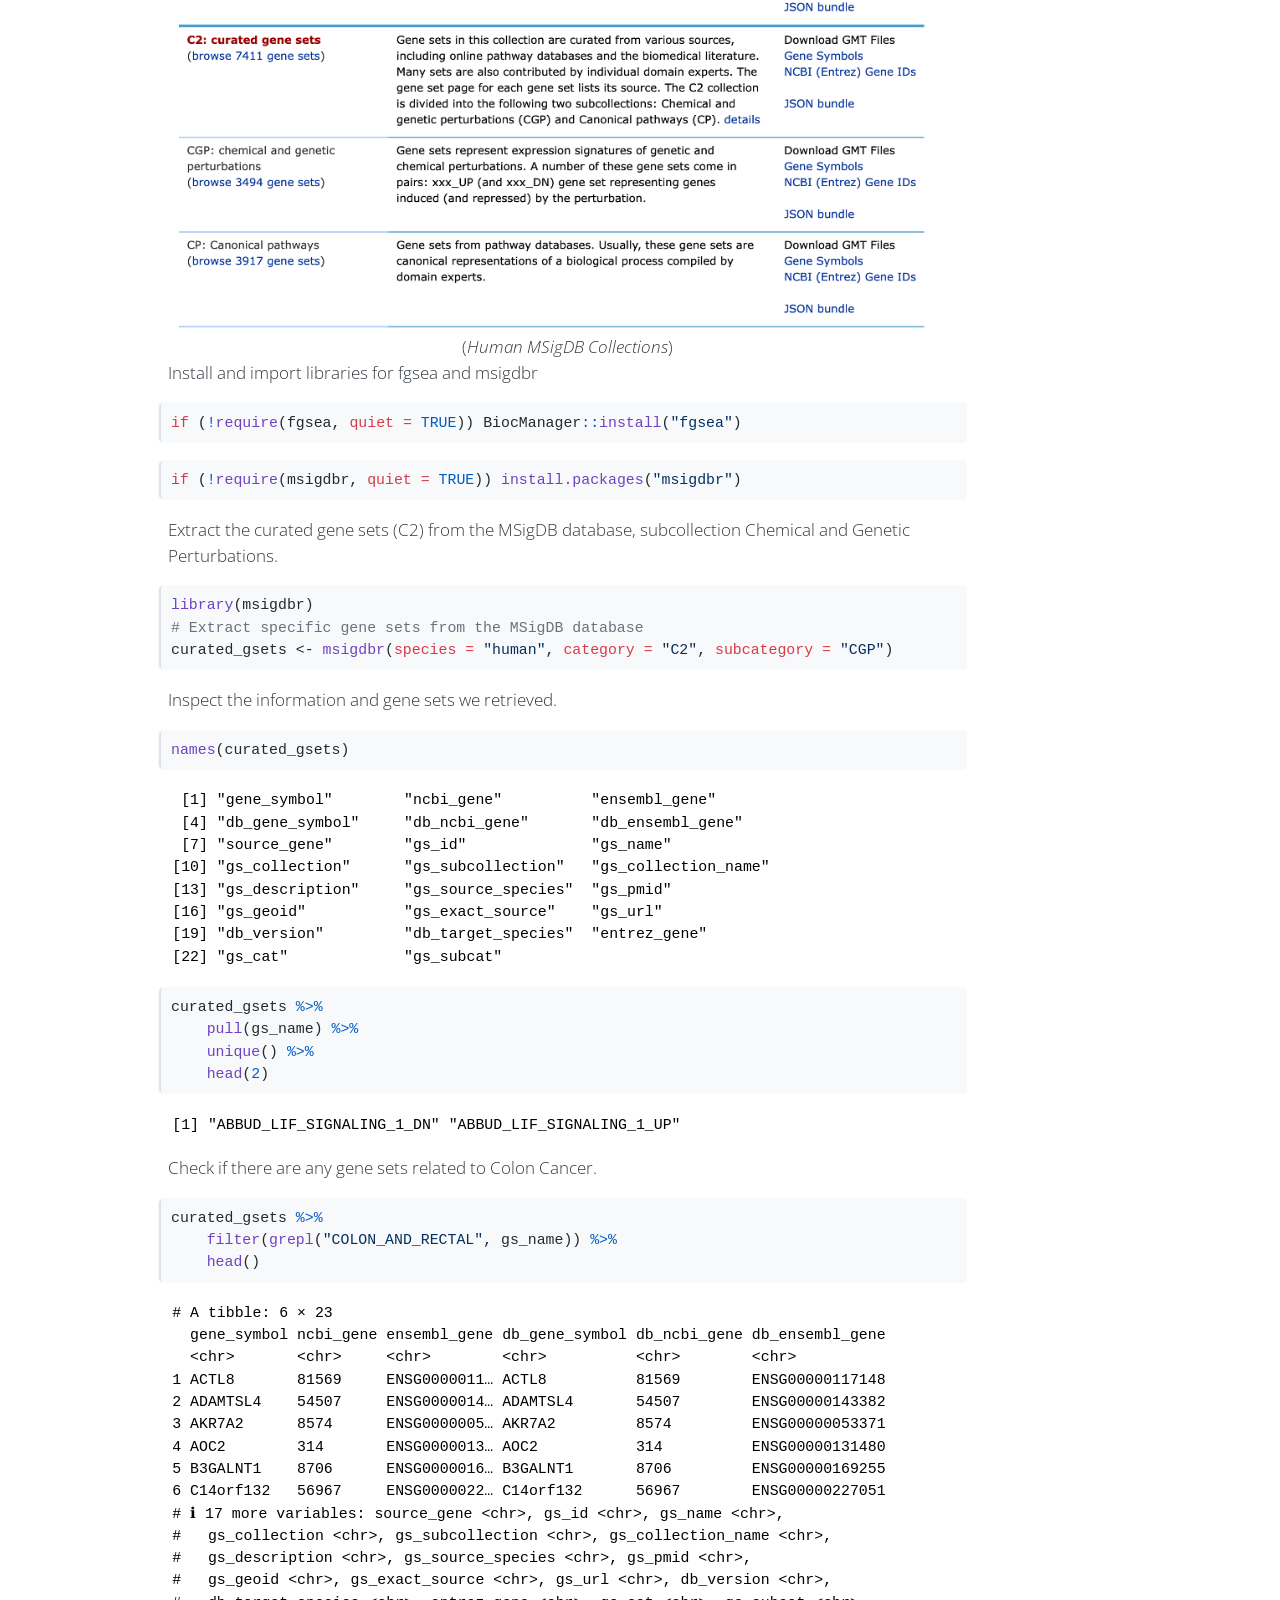
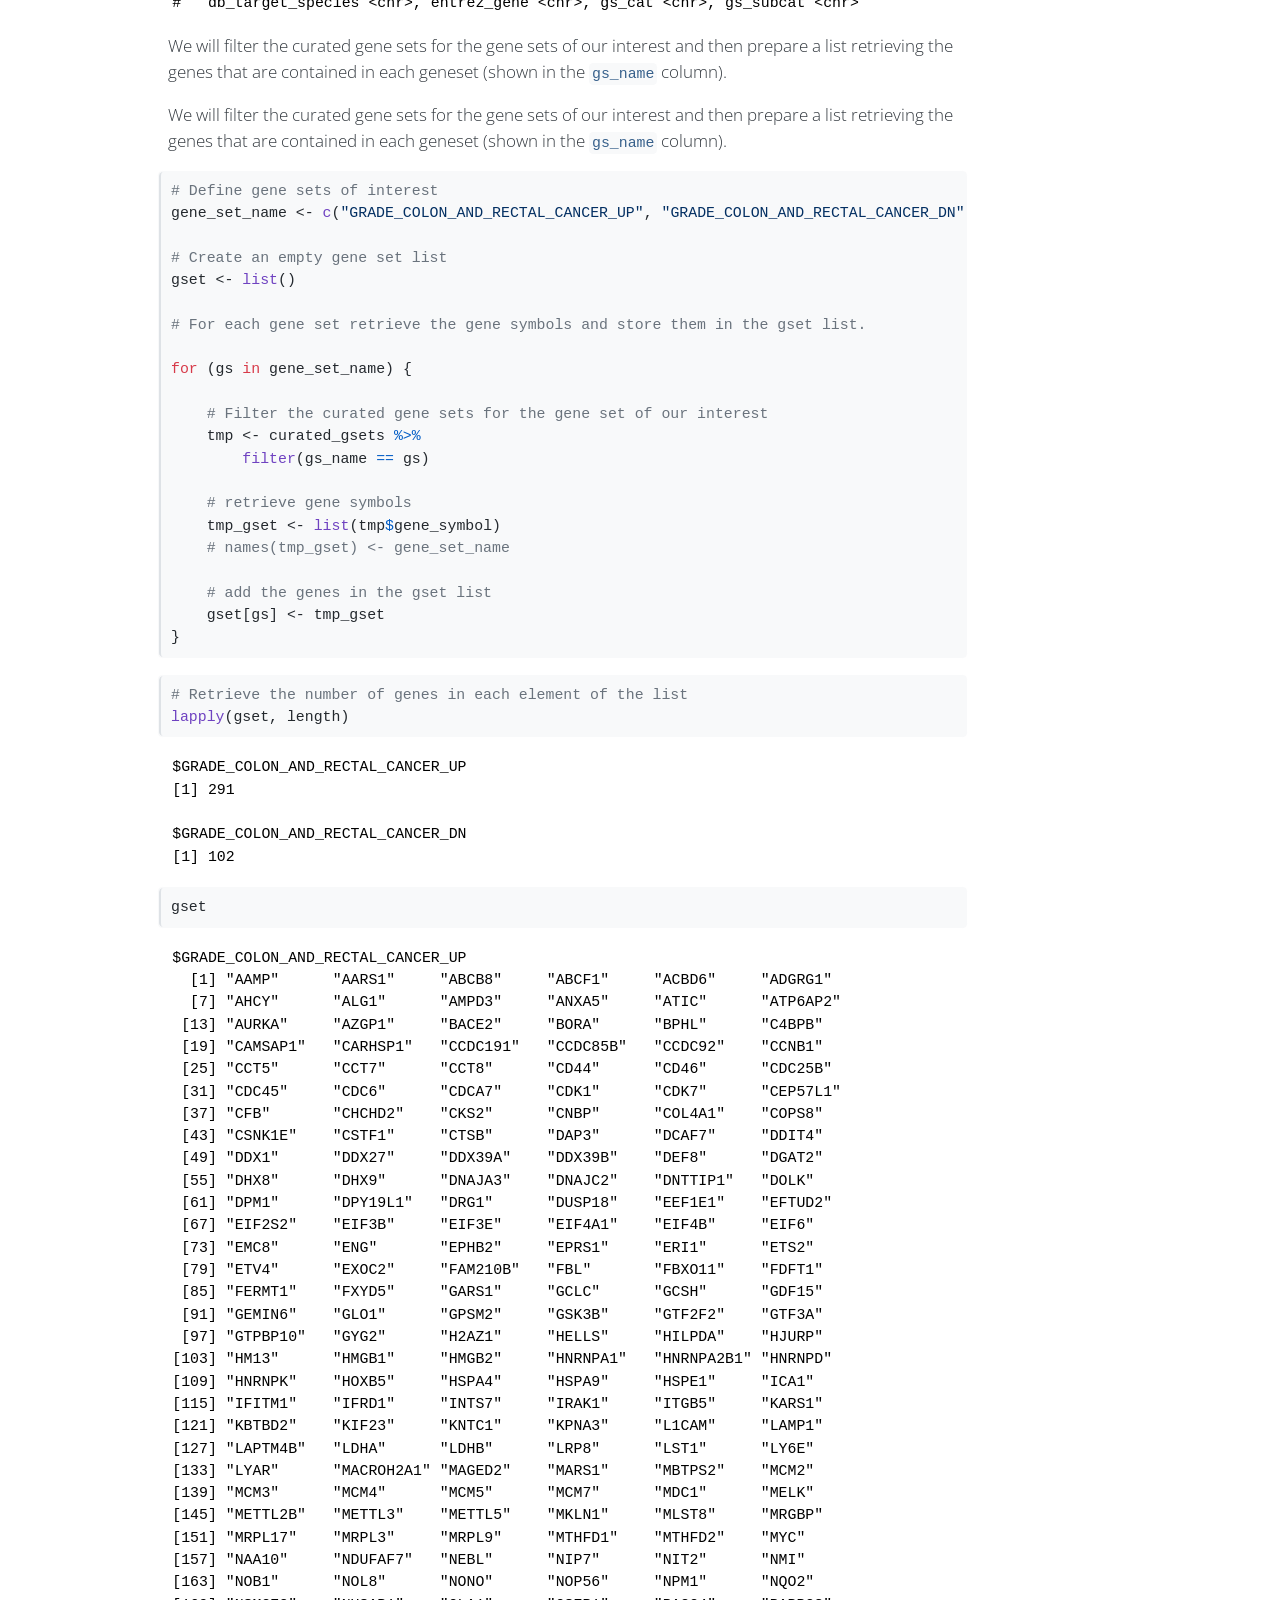
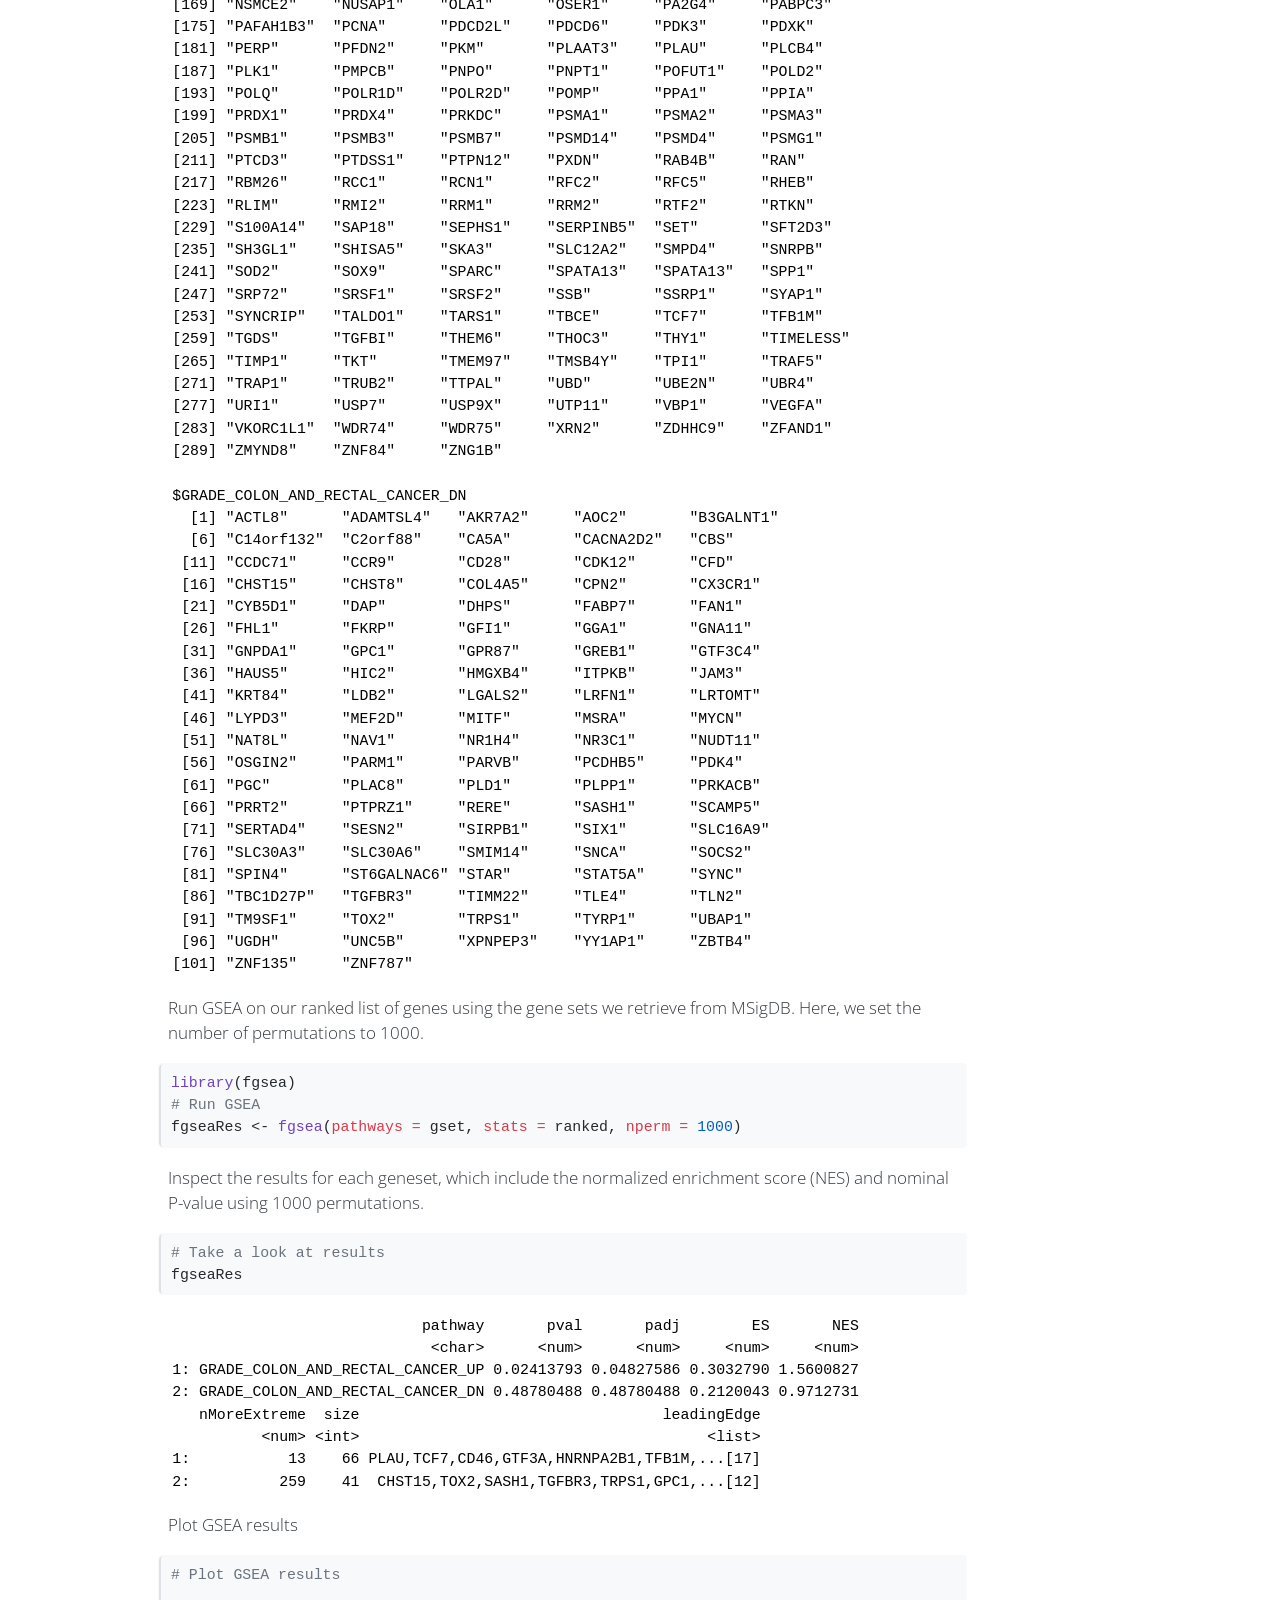
<file: docs/ChIP-seq_analysis/pages/ChIP-seq_analysis_part2.html>
<!DOCTYPE html>
<html xmlns="http://www.w3.org/1999/xhtml" lang="en" xml:lang="en"><head>

<meta charset="utf-8">
<meta name="generator" content="quarto-1.8.25">

<meta name="viewport" content="width=device-width, initial-scale=1.0, user-scalable=yes">

<meta name="dcterms.date" content="2026-05-28">

<title>ChIP-seq_analysis_part2 – 2026 MBMM UNIMI</title>
<style>
code{white-space: pre-wrap;}
span.smallcaps{font-variant: small-caps;}
div.columns{display: flex; gap: min(4vw, 1.5em);}
div.column{flex: auto; overflow-x: auto;}
div.hanging-indent{margin-left: 1.5em; text-indent: -1.5em;}
ul.task-list{list-style: none;}
ul.task-list li input[type="checkbox"] {
  width: 0.8em;
  margin: 0 0.8em 0.2em -1em; /* quarto-specific, see https://github.com/quarto-dev/quarto-cli/issues/4556 */ 
  vertical-align: middle;
}
/* CSS for syntax highlighting */
html { -webkit-text-size-adjust: 100%; }
pre > code.sourceCode { white-space: pre; position: relative; }
pre > code.sourceCode > span { display: inline-block; line-height: 1.25; }
pre > code.sourceCode > span:empty { height: 1.2em; }
.sourceCode { overflow: visible; }
code.sourceCode > span { color: inherit; text-decoration: inherit; }
div.sourceCode { margin: 1em 0; }
pre.sourceCode { margin: 0; }
@media screen {
div.sourceCode { overflow: auto; }
}
@media print {
pre > code.sourceCode { white-space: pre-wrap; }
pre > code.sourceCode > span { text-indent: -5em; padding-left: 5em; }
}
pre.numberSource code
  { counter-reset: source-line 0; }
pre.numberSource code > span
  { position: relative; left: -4em; counter-increment: source-line; }
pre.numberSource code > span > a:first-child::before
  { content: counter(source-line);
    position: relative; left: -1em; text-align: right; vertical-align: baseline;
    border: none; display: inline-block;
    -webkit-touch-callout: none; -webkit-user-select: none;
    -khtml-user-select: none; -moz-user-select: none;
    -ms-user-select: none; user-select: none;
    padding: 0 4px; width: 4em;
  }
pre.numberSource { margin-left: 3em;  padding-left: 4px; }
div.sourceCode
  {   }
@media screen {
pre > code.sourceCode > span > a:first-child::before { text-decoration: underline; }
}
</style>


<script src="../../site_libs/quarto-nav/quarto-nav.js"></script>
<script src="../../site_libs/quarto-nav/headroom.min.js"></script>
<script src="../../site_libs/clipboard/clipboard.min.js"></script>
<script src="../../site_libs/quarto-search/autocomplete.umd.js"></script>
<script src="../../site_libs/quarto-search/fuse.min.js"></script>
<script src="../../site_libs/quarto-search/quarto-search.js"></script>
<meta name="quarto:offset" content="../../">
<link href="../.././pics/RNA-seq_icon_v2.png" rel="icon" type="image/png">
<script src="../../site_libs/quarto-html/quarto.js" type="module"></script>
<script src="../../site_libs/quarto-html/tabsets/tabsets.js" type="module"></script>
<script src="../../site_libs/quarto-html/axe/axe-check.js" type="module"></script>
<script src="../../site_libs/quarto-html/popper.min.js"></script>
<script src="../../site_libs/quarto-html/tippy.umd.min.js"></script>
<script src="../../site_libs/quarto-html/anchor.min.js"></script>
<link href="../../site_libs/quarto-html/tippy.css" rel="stylesheet">
<link href="../../site_libs/quarto-html/quarto-syntax-highlighting-065a5179aebd64318d7ea99d77b64a9e.css" rel="stylesheet" id="quarto-text-highlighting-styles">
<script src="../../site_libs/bootstrap/bootstrap.min.js"></script>
<link href="../../site_libs/bootstrap/bootstrap-icons.css" rel="stylesheet">
<link href="../../site_libs/bootstrap/bootstrap-f8036787ac8f1755500ff5c8279f95ac.min.css" rel="stylesheet" append-hash="true" id="quarto-bootstrap" data-mode="light">
<script id="quarto-search-options" type="application/json">{
  "location": "navbar",
  "copy-button": false,
  "collapse-after": 3,
  "panel-placement": "end",
  "type": "overlay",
  "limit": 50,
  "keyboard-shortcut": [
    "f",
    "/",
    "s"
  ],
  "show-item-context": false,
  "language": {
    "search-no-results-text": "No results",
    "search-matching-documents-text": "matching documents",
    "search-copy-link-title": "Copy link to search",
    "search-hide-matches-text": "Hide additional matches",
    "search-more-match-text": "more match in this document",
    "search-more-matches-text": "more matches in this document",
    "search-clear-button-title": "Clear",
    "search-text-placeholder": "",
    "search-detached-cancel-button-title": "Cancel",
    "search-submit-button-title": "Submit",
    "search-label": "Search"
  }
}</script>
<script src="../../site_libs/kePrint-0.0.1/kePrint.js"></script>
<link href="../../site_libs/lightable-0.0.1/lightable.css" rel="stylesheet">


</head>

<body class="nav-fixed quarto-light">

<div id="quarto-search-results"></div>
  <header id="quarto-header" class="headroom fixed-top">
    <nav class="navbar navbar-expand-lg " data-bs-theme="dark">
      <div class="navbar-container container-fluid">
      <div class="navbar-brand-container mx-auto">
    <a href="../../index.html" class="navbar-brand navbar-brand-logo">
    <img src="../.././pics/RNA-seq_icon_v2.png" alt="" class="navbar-logo light-content">
    <img src="../.././pics/RNA-seq_icon_v2.png" alt="" class="navbar-logo dark-content">
    </a>
    <a class="navbar-brand" href="../../index.html">
    <span class="navbar-title">2026 MBMM UNIMI</span>
    </a>
  </div>
            <div id="quarto-search" class="" title="Search"></div>
          <button class="navbar-toggler" type="button" data-bs-toggle="collapse" data-bs-target="#navbarCollapse" aria-controls="navbarCollapse" role="menu" aria-expanded="false" aria-label="Toggle navigation" onclick="if (window.quartoToggleHeadroom) { window.quartoToggleHeadroom(); }">
  <span class="navbar-toggler-icon"></span>
</button>
          <div class="collapse navbar-collapse" id="navbarCollapse">
            <ul class="navbar-nav navbar-nav-scroll me-auto">
  <li class="nav-item">
    <a class="nav-link" href="../../pages/index.html"> 
<span class="menu-text">Home</span></a>
  </li>  
  <li class="nav-item">
    <a class="nav-link" href="../../IntroGR/pages/Intro_to_R.html"> 
<span class="menu-text">Intro_to_R</span></a>
  </li>  
  <li class="nav-item">
    <a class="nav-link" href="../../IntroGR/pages/GRanges_gtf.html"> 
<span class="menu-text">Working with genomic coordinates</span></a>
  </li>  
  <li class="nav-item">
    <a class="nav-link" href="../../ChIP-seq_analysis/pages/ChIP-seq_principles.html"> 
<span class="menu-text">ChIP-seq principles</span></a>
  </li>  
  <li class="nav-item">
    <a class="nav-link" href="../../ChIP-seq_analysis/pages/ChIP-seq_analysis_part1.html"> 
<span class="menu-text">ChIP-seq analysis Part1</span></a>
  </li>  
  <li class="nav-item">
    <a class="nav-link active" href="../../ChIP-seq_analysis/pages/ChIP-seq_analysis_part2.html" aria-current="page"> 
<span class="menu-text">ChIP-seq analysis Part2</span></a>
  </li>  
  <li class="nav-item">
    <a class="nav-link" href="../../Gviz/pages/Genomic_overviews_with_Gviz.html"> 
<span class="menu-text">Genomic visualization</span></a>
  </li>  
  <li class="nav-item">
    <a class="nav-link" href="../../PBMC3k/pages/scRNA-seq_PBMC3k.html"> 
<span class="menu-text">scRNA-seq_PBMC3k</span></a>
  </li>  
</ul>
            <ul class="navbar-nav navbar-nav-scroll ms-auto">
  <li class="nav-item compact">
    <a class="nav-link" href="https://github.com/paganilab"> <i class="bi bi-github" role="img">
</i> 
<span class="menu-text"></span></a>
  </li>  
  <li class="nav-item compact">
    <a class="nav-link" href="https://twitter.com/LabPagani"> <i class="bi bi-twitter" role="img">
</i> 
<span class="menu-text"></span></a>
  </li>  
</ul>
          </div> <!-- /navcollapse -->
            <div class="quarto-navbar-tools">
</div>
      </div> <!-- /container-fluid -->
    </nav>
</header>
<!-- content -->
<div id="quarto-content" class="quarto-container page-columns page-rows-contents page-layout-article page-navbar">
<!-- sidebar -->
<!-- margin-sidebar -->
    <div id="quarto-margin-sidebar" class="sidebar margin-sidebar">
        <nav id="TOC" role="doc-toc" class="toc-active">
    <h2 id="toc-title">On this page</h2>
   
  <ul>
  <li><a href="#objetives" id="toc-objetives" class="nav-link active" data-scroll-target="#objetives">Objetives</a></li>
  <li><a href="#further-downstream-analyses" id="toc-further-downstream-analyses" class="nav-link" data-scroll-target="#further-downstream-analyses">Further downstream analyses</a></li>
  <li><a href="#understanding-recurrence-of-enhancer-regions-across-patients" id="toc-understanding-recurrence-of-enhancer-regions-across-patients" class="nav-link" data-scroll-target="#understanding-recurrence-of-enhancer-regions-across-patients">Understanding recurrence of enhancer regions across patients</a></li>
  <li><a href="#annotating-genomic-regions-to-genes" id="toc-annotating-genomic-regions-to-genes" class="nav-link" data-scroll-target="#annotating-genomic-regions-to-genes">Annotating genomic regions to genes</a>
  <ul class="collapse">
  <li><a href="#enhancer-distribution-across-known-genomic-features" id="toc-enhancer-distribution-across-known-genomic-features" class="nav-link" data-scroll-target="#enhancer-distribution-across-known-genomic-features">Enhancer distribution across known genomic features</a></li>
  </ul></li>
  <li><a href="#enrichment-analysis-using-gsea" id="toc-enrichment-analysis-using-gsea" class="nav-link" data-scroll-target="#enrichment-analysis-using-gsea">Enrichment analysis using GSEA</a>
  <ul class="collapse">
  <li><a href="#ranked-list-of-genes" id="toc-ranked-list-of-genes" class="nav-link" data-scroll-target="#ranked-list-of-genes">Ranked list of genes</a></li>
  <li><a href="#msigndb-signatures" id="toc-msigndb-signatures" class="nav-link" data-scroll-target="#msigndb-signatures">MSignDB signatures</a></li>
  </ul></li>
  <li><a href="#gene-ontology-or-pathway-enrichment-analyses-over-representation" id="toc-gene-ontology-or-pathway-enrichment-analyses-over-representation" class="nav-link" data-scroll-target="#gene-ontology-or-pathway-enrichment-analyses-over-representation">Gene Ontology or Pathway Enrichment Analyses (over representation)</a>
  <ul class="collapse">
  <li><a href="#gprofiler" id="toc-gprofiler" class="nav-link" data-scroll-target="#gprofiler">gProfiler</a></li>
  <li><a href="#clusterprofiler" id="toc-clusterprofiler" class="nav-link" data-scroll-target="#clusterprofiler">clusterProfiler</a></li>
  </ul></li>
  <li><a href="#region-annotation-with-chippeakanno" id="toc-region-annotation-with-chippeakanno" class="nav-link" data-scroll-target="#region-annotation-with-chippeakanno">Region annotation with ChIPpeakAnno</a></li>
  <li><a href="#take-home-messages" id="toc-take-home-messages" class="nav-link" data-scroll-target="#take-home-messages">Take-home Messages 🏠</a></li>
  </ul>
</nav>
    </div>
<!-- main -->
<main class="content" id="quarto-document-content">

<header id="title-block-header" class="quarto-title-block default">
<div class="quarto-title">
<h1 class="title">ChIP-seq_analysis_part2</h1>
</div>



<div class="quarto-title-meta">

    
    <div>
    <div class="quarto-title-meta-heading">Published</div>
    <div class="quarto-title-meta-contents">
      <p class="date">May 28, 2026</p>
    </div>
  </div>
  
    
  </div>
  


</header>


<section id="objetives" class="level2">
<h2 class="anchored" data-anchor-id="objetives">Objetives</h2>
<ul>
<li>Downstream analysis of differential expression data</li>
<li>Perform gene ontology analysis on interesting gene groups</li>
<li>Perform gene set enrichment analysis (GSEA)</li>
<li>Inspecting data with Integrative Genome Viewer (IGV)</li>
</ul>
</section>
<section id="further-downstream-analyses" class="level2">
<h2 class="anchored" data-anchor-id="further-downstream-analyses">Further downstream analyses</h2>
<p>Once we have our differentially enriched regions, we can perform various downstream analyses to check the <strong>functional aspects</strong> of the group of regions which are up- or down-regulated in our condition of interest.</p>
<section id="loading-tables" class="level4">
<h4 class="anchored" data-anchor-id="loading-tables">Loading tables</h4>
<p>For these analyses, we will need to upload additional tables, that have been generated separately by us in order to speed up some computations and save memory. We introduced the content of these files on the first day, here we’ll do a brief recap.</p>
<ol type="1">
<li><p><code>recurrence_chr12.matrix</code>: this is a table where you can find if any of the regions that constitute the <strong>consensus set of enhancer regions</strong> is identified as enhancers also <strong>in the individual samples</strong>.</p></li>
<li><p><code>Korg_UP_regions_results.txt</code> and <code>Ncr_UP_regions_results.txt</code>: these files store the differential analysis results for the <strong>entire set of enhancers across all the genome</strong> and not only chr12 and, importantly, the regions listed in these files are annotated to gene symbols (we will talk about genomic region annotation later).</p></li>
</ol>
<p>Import these files as R objects</p>
<div class="cell" data-layout-align="center">
<div class="code-copy-outer-scaffold"><div class="sourceCode cell-code" id="cb1"><pre class="sourceCode r code-with-copy"><code class="sourceCode r"><span id="cb1-1"><a href="#cb1-1" aria-hidden="true" tabindex="-1"></a>recurrence_table <span class="ot">&lt;-</span> <span class="fu">read.table</span>(<span class="st">"../MBMM_uploadata//recurrence_chr12.matrix"</span>, <span class="at">sep =</span> <span class="st">"</span><span class="sc">\t</span><span class="st">"</span>)</span></code></pre></div><button title="Copy to Clipboard" class="code-copy-button"><i class="bi"></i></button></div>
</div>
<div class="cell" data-layout-align="center">
<div class="code-copy-outer-scaffold"><div class="sourceCode cell-code" id="cb2"><pre class="sourceCode r code-with-copy"><code class="sourceCode r"><span id="cb2-1"><a href="#cb2-1" aria-hidden="true" tabindex="-1"></a>tumor_up_res <span class="ot">&lt;-</span> <span class="fu">read.table</span>(<span class="st">"../MBMM_uploadata/Korg_UP_regions_results.txt"</span>, <span class="at">sep =</span> <span class="st">"</span><span class="sc">\t</span><span class="st">"</span>, <span class="at">header =</span> <span class="cn">TRUE</span>,</span>
<span id="cb2-2"><a href="#cb2-2" aria-hidden="true" tabindex="-1"></a>    <span class="at">quote =</span> <span class="st">""</span>)</span>
<span id="cb2-3"><a href="#cb2-3" aria-hidden="true" tabindex="-1"></a>tumor_down_res <span class="ot">&lt;-</span> <span class="fu">read.table</span>(<span class="st">"../MBMM_uploadata/Ncr_UP_regions_results.txt"</span>, <span class="at">sep =</span> <span class="st">"</span><span class="sc">\t</span><span class="st">"</span>, <span class="at">header =</span> <span class="cn">TRUE</span>,</span>
<span id="cb2-4"><a href="#cb2-4" aria-hidden="true" tabindex="-1"></a>    <span class="at">quote =</span> <span class="st">""</span>)</span></code></pre></div><button title="Copy to Clipboard" class="code-copy-button"><i class="bi"></i></button></div>
</div>
</section>
</section>
<section id="understanding-recurrence-of-enhancer-regions-across-patients" class="level2">
<h2 class="anchored" data-anchor-id="understanding-recurrence-of-enhancer-regions-across-patients">Understanding recurrence of enhancer regions across patients</h2>
<p>As the paper presenting our studies reports:</p>
<blockquote class="blockquote">
<p>“To identify common epigenetic blueprints across the organoid library, we looked at the <strong>concordance</strong> of tumor-enriched enhancers in the PDOs (Patient-Derived Organoids).”</p>
</blockquote>
<p>One of the downstream analyses that has been performed on the tumor-enriched enhancers (i.e.&nbsp;the enhancers with significantly higher H3K27ac signal compared to normal colon tissues) was aimed at understanding if there is a <strong>signature of genomic regions that are highly conserved and consistently active in the entire library of PDOs</strong>, which represent an especially interesting subset of regions being the <strong>most conserved enhancers</strong>.</p>
<p>In order to perform this analysis, we need to start from a binary table that indicates for each genomic region (i.e., the rows), if it was called as enhancer in each separate sample (i.e., the columns). This is our recurrence table:</p>
<div class="cell" data-layout-align="center">
<div class="code-copy-outer-scaffold"><div class="sourceCode cell-code" id="cb3"><pre class="sourceCode r code-with-copy"><code class="sourceCode r"><span id="cb3-1"><a href="#cb3-1" aria-hidden="true" tabindex="-1"></a><span class="fu">dim</span>(recurrence_table)</span>
<span id="cb3-2"><a href="#cb3-2" aria-hidden="true" tabindex="-1"></a><span class="fu">head</span>(recurrence_table, <span class="dv">5</span>)</span></code></pre></div><button title="Copy to Clipboard" class="code-copy-button"><i class="bi"></i></button></div>
</div>
<div class="cell" data-layout-align="center">
<div class="cell-output-display">
<table class="table caption-top table-sm table-striped small">
<thead>
<tr class="header">
<th style="text-align: left;" data-quarto-table-cell-role="th"></th>
<th style="text-align: right;" data-quarto-table-cell-role="th">SQ_2157</th>
<th style="text-align: right;" data-quarto-table-cell-role="th">SQ_1990</th>
<th style="text-align: right;" data-quarto-table-cell-role="th">SQ_2010</th>
<th style="text-align: right;" data-quarto-table-cell-role="th">SQ_2163</th>
<th style="text-align: right;" data-quarto-table-cell-role="th">SQ_2204</th>
<th style="text-align: right;" data-quarto-table-cell-role="th">SQ_2212</th>
<th style="text-align: right;" data-quarto-table-cell-role="th">SQ_2216</th>
<th style="text-align: right;" data-quarto-table-cell-role="th">SQ_2222</th>
<th style="text-align: right;" data-quarto-table-cell-role="th">SQ_2288</th>
<th style="text-align: right;" data-quarto-table-cell-role="th">SQ_2303</th>
<th style="text-align: right;" data-quarto-table-cell-role="th">SQ_2298</th>
<th style="text-align: right;" data-quarto-table-cell-role="th">SQ_2145</th>
<th style="text-align: right;" data-quarto-table-cell-role="th">GSM2058021</th>
<th style="text-align: right;" data-quarto-table-cell-role="th">GSM2058022</th>
<th style="text-align: right;" data-quarto-table-cell-role="th">GSM2058023</th>
<th style="text-align: right;" data-quarto-table-cell-role="th">Called_Korg</th>
<th style="text-align: right;" data-quarto-table-cell-role="th">Called_Ncr</th>
</tr>
</thead>
<tbody>
<tr class="odd">
<td style="text-align: left;">reg_6364</td>
<td style="text-align: right;">0</td>
<td style="text-align: right;">0</td>
<td style="text-align: right;">0</td>
<td style="text-align: right;">0</td>
<td style="text-align: right;">0</td>
<td style="text-align: right;">0</td>
<td style="text-align: right;">0</td>
<td style="text-align: right;">0</td>
<td style="text-align: right;">0</td>
<td style="text-align: right;">0</td>
<td style="text-align: right;">0</td>
<td style="text-align: right;">0</td>
<td style="text-align: right;">1</td>
<td style="text-align: right;">1</td>
<td style="text-align: right;">0</td>
<td style="text-align: right;">0</td>
<td style="text-align: right;">2</td>
</tr>
<tr class="even">
<td style="text-align: left;">reg_6365</td>
<td style="text-align: right;">0</td>
<td style="text-align: right;">0</td>
<td style="text-align: right;">0</td>
<td style="text-align: right;">0</td>
<td style="text-align: right;">0</td>
<td style="text-align: right;">0</td>
<td style="text-align: right;">0</td>
<td style="text-align: right;">0</td>
<td style="text-align: right;">0</td>
<td style="text-align: right;">0</td>
<td style="text-align: right;">0</td>
<td style="text-align: right;">0</td>
<td style="text-align: right;">1</td>
<td style="text-align: right;">1</td>
<td style="text-align: right;">1</td>
<td style="text-align: right;">0</td>
<td style="text-align: right;">3</td>
</tr>
<tr class="odd">
<td style="text-align: left;">reg_6366</td>
<td style="text-align: right;">0</td>
<td style="text-align: right;">0</td>
<td style="text-align: right;">0</td>
<td style="text-align: right;">0</td>
<td style="text-align: right;">0</td>
<td style="text-align: right;">0</td>
<td style="text-align: right;">0</td>
<td style="text-align: right;">0</td>
<td style="text-align: right;">0</td>
<td style="text-align: right;">0</td>
<td style="text-align: right;">0</td>
<td style="text-align: right;">0</td>
<td style="text-align: right;">1</td>
<td style="text-align: right;">1</td>
<td style="text-align: right;">1</td>
<td style="text-align: right;">0</td>
<td style="text-align: right;">3</td>
</tr>
<tr class="even">
<td style="text-align: left;">reg_6367</td>
<td style="text-align: right;">0</td>
<td style="text-align: right;">0</td>
<td style="text-align: right;">0</td>
<td style="text-align: right;">0</td>
<td style="text-align: right;">0</td>
<td style="text-align: right;">0</td>
<td style="text-align: right;">0</td>
<td style="text-align: right;">0</td>
<td style="text-align: right;">0</td>
<td style="text-align: right;">0</td>
<td style="text-align: right;">0</td>
<td style="text-align: right;">0</td>
<td style="text-align: right;">1</td>
<td style="text-align: right;">1</td>
<td style="text-align: right;">1</td>
<td style="text-align: right;">0</td>
<td style="text-align: right;">3</td>
</tr>
<tr class="odd">
<td style="text-align: left;">reg_6368</td>
<td style="text-align: right;">0</td>
<td style="text-align: right;">0</td>
<td style="text-align: right;">0</td>
<td style="text-align: right;">0</td>
<td style="text-align: right;">0</td>
<td style="text-align: right;">0</td>
<td style="text-align: right;">0</td>
<td style="text-align: right;">0</td>
<td style="text-align: right;">0</td>
<td style="text-align: right;">1</td>
<td style="text-align: right;">0</td>
<td style="text-align: right;">0</td>
<td style="text-align: right;">0</td>
<td style="text-align: right;">0</td>
<td style="text-align: right;">1</td>
<td style="text-align: right;">1</td>
<td style="text-align: right;">1</td>
</tr>
</tbody>
</table>
</div>
</div>
<p>In order to get the number of PDO samples and normal samples that share each genomic region in the consensus, we need to calculate the <strong>row-wise sum</strong> of all the ‘1’s in the table. &gt; We have already performed this step for you: you can see the row-sums in the last two columns of the table, named ’Called_Korg’ and ‘Called_Ncr’ respectively for tumor and normal sample counts.</p>
<p>We will first extract the upregulated regions for chr12 using certain thresholds. Then we will retrieve information regarding the recurrence of these regions across all PDOs.</p>
<p>At this point we can use this code to generate a <strong>pie chart</strong> that illustrates the recurrence of the up-regulated regions across samples.</p>
<div class="cell" data-layout-align="center">
<div class="code-copy-outer-scaffold"><div class="sourceCode cell-code" id="cb4"><pre class="sourceCode r code-with-copy"><code class="sourceCode r"><span id="cb4-1"><a href="#cb4-1" aria-hidden="true" tabindex="-1"></a>res <span class="ot">&lt;-</span> <span class="fu">read.table</span>(<span class="st">"../results/res_chr12.csv"</span>, <span class="at">header =</span> <span class="cn">TRUE</span>, <span class="at">sep =</span> <span class="st">"</span><span class="sc">\t</span><span class="st">"</span>)</span>
<span id="cb4-2"><a href="#cb4-2" aria-hidden="true" tabindex="-1"></a><span class="fu">rownames</span>(res) <span class="ot">&lt;-</span> res<span class="sc">$</span>PeakID</span>
<span id="cb4-3"><a href="#cb4-3" aria-hidden="true" tabindex="-1"></a><span class="fu">head</span>(res)</span></code></pre></div><button title="Copy to Clipboard" class="code-copy-button"><i class="bi"></i></button></div>
<div class="cell-output cell-output-stdout">
<pre class="bordered"><code>           PeakID     logFC    logCPM        LR       PValue          FDR
reg_7702 reg_7702 -5.900442  8.628004 107.67949 3.159561e-25 4.710906e-22
reg_7100 reg_7100 -4.719436  7.357226  62.17790 3.137895e-15 2.339301e-12
reg_7068 reg_7068  3.593158 10.202546  57.98712 2.638395e-14 1.311283e-11
reg_7942 reg_7942 -4.321006  6.855442  56.13288 6.773495e-14 2.524820e-11
reg_7329 reg_7329  4.691489  8.823333  54.88274 1.279395e-13 3.815155e-11
reg_7906 reg_7906 -4.637181  7.212053  51.87428 5.917039e-13 1.470384e-10</code></pre>
</div>
<div class="code-copy-outer-scaffold"><div class="sourceCode cell-code" id="cb6"><pre class="sourceCode r code-with-copy"><code class="sourceCode r"><span id="cb6-1"><a href="#cb6-1" aria-hidden="true" tabindex="-1"></a>up_regions <span class="ot">&lt;-</span> res <span class="sc">%&gt;%</span></span>
<span id="cb6-2"><a href="#cb6-2" aria-hidden="true" tabindex="-1"></a>    dplyr<span class="sc">::</span><span class="fu">filter</span>(logFC <span class="sc">&gt;=</span> <span class="dv">2</span> <span class="sc">&amp;</span> PValue <span class="sc">&lt;</span> <span class="fl">0.01</span>) <span class="sc">%&gt;%</span></span>
<span id="cb6-3"><a href="#cb6-3" aria-hidden="true" tabindex="-1"></a>    <span class="fu">rownames</span>()</span></code></pre></div><button title="Copy to Clipboard" class="code-copy-button"><i class="bi"></i></button></div>
</div>
<p>Tabulate information on the proportion of enhancers in each category.</p>
<div class="cell" data-layout-align="center">
<div class="code-copy-outer-scaffold"><div class="sourceCode cell-code" id="cb7"><pre class="sourceCode r code-with-copy"><code class="sourceCode r"><span id="cb7-1"><a href="#cb7-1" aria-hidden="true" tabindex="-1"></a><span class="fu">library</span>(dplyr)</span>
<span id="cb7-2"><a href="#cb7-2" aria-hidden="true" tabindex="-1"></a><span class="co"># Filter the recurrence table for the significantly enriched enhancers in tumor samples and</span></span>
<span id="cb7-3"><a href="#cb7-3" aria-hidden="true" tabindex="-1"></a><span class="co"># select only the columns with the row-sums</span></span>
<span id="cb7-4"><a href="#cb7-4" aria-hidden="true" tabindex="-1"></a></span>
<span id="cb7-5"><a href="#cb7-5" aria-hidden="true" tabindex="-1"></a>rec_df <span class="ot">&lt;-</span> recurrence_table[up_regions, ] <span class="sc">%&gt;%</span></span>
<span id="cb7-6"><a href="#cb7-6" aria-hidden="true" tabindex="-1"></a>    dplyr<span class="sc">::</span><span class="fu">select</span>(<span class="fu">contains</span>(<span class="st">"Called"</span>)) <span class="sc">%&gt;%</span></span>
<span id="cb7-7"><a href="#cb7-7" aria-hidden="true" tabindex="-1"></a>    <span class="co"># Create a new column that group regions based on the extent of recurrence across samples</span></span>
<span id="cb7-8"><a href="#cb7-8" aria-hidden="true" tabindex="-1"></a>dplyr<span class="sc">::</span><span class="fu">mutate</span>(<span class="at">group =</span> <span class="fu">case_when</span>(Called_Korg <span class="sc">%in%</span> <span class="fu">c</span>(<span class="dv">1</span><span class="sc">:</span><span class="dv">4</span>) <span class="sc">~</span> <span class="st">"1-4"</span>, Called_Korg <span class="sc">%in%</span> <span class="fu">c</span>(<span class="dv">5</span><span class="sc">:</span><span class="dv">7</span>) <span class="sc">~</span> <span class="st">"5-7"</span>,</span>
<span id="cb7-9"><a href="#cb7-9" aria-hidden="true" tabindex="-1"></a>    <span class="cn">TRUE</span> <span class="sc">~</span> <span class="st">"8-10"</span>)) <span class="sc">%&gt;%</span></span>
<span id="cb7-10"><a href="#cb7-10" aria-hidden="true" tabindex="-1"></a>    <span class="co"># Aggregate regions based on the group</span></span>
<span id="cb7-11"><a href="#cb7-11" aria-hidden="true" tabindex="-1"></a>dplyr<span class="sc">::</span><span class="fu">group_by</span>(group) <span class="sc">%&gt;%</span></span>
<span id="cb7-12"><a href="#cb7-12" aria-hidden="true" tabindex="-1"></a>    dplyr<span class="sc">::</span><span class="fu">tally</span>() <span class="sc">%&gt;%</span></span>
<span id="cb7-13"><a href="#cb7-13" aria-hidden="true" tabindex="-1"></a>    dplyr<span class="sc">::</span><span class="fu">mutate</span>(<span class="at">n =</span> <span class="fu">as.numeric</span>(n)) <span class="sc">%&gt;%</span></span>
<span id="cb7-14"><a href="#cb7-14" aria-hidden="true" tabindex="-1"></a>    dplyr<span class="sc">::</span><span class="fu">arrange</span>(<span class="fu">desc</span>(group)) <span class="sc">%&gt;%</span></span>
<span id="cb7-15"><a href="#cb7-15" aria-hidden="true" tabindex="-1"></a>    <span class="co"># Calculate frequencies for each group of regions</span></span>
<span id="cb7-16"><a href="#cb7-16" aria-hidden="true" tabindex="-1"></a>dplyr<span class="sc">::</span><span class="fu">mutate</span>(<span class="at">prop =</span> n<span class="sc">/</span><span class="fu">sum</span>(n) <span class="sc">*</span> <span class="dv">100</span>) <span class="sc">%&gt;%</span></span>
<span id="cb7-17"><a href="#cb7-17" aria-hidden="true" tabindex="-1"></a>    <span class="co"># Compute cumulative sum</span></span>
<span id="cb7-18"><a href="#cb7-18" aria-hidden="true" tabindex="-1"></a>dplyr<span class="sc">::</span><span class="fu">mutate</span>(<span class="at">cumsum =</span> <span class="fu">cumsum</span>(prop)) <span class="sc">%&gt;%</span></span>
<span id="cb7-19"><a href="#cb7-19" aria-hidden="true" tabindex="-1"></a>    dplyr<span class="sc">::</span><span class="fu">mutate</span>(<span class="at">ypos =</span> <span class="fu">cumsum</span>(prop) <span class="sc">-</span> <span class="fl">0.5</span> <span class="sc">*</span> prop)  <span class="co"># To position the label at the middle of the slice </span></span></code></pre></div><button title="Copy to Clipboard" class="code-copy-button"><i class="bi"></i></button></div>
</div>
<p>Draw the plot.</p>
<p>In defining the polar coordinates:</p>
<ul>
<li><p>theta = variable to map angle to</p></li>
<li><p>start = Offset of starting point from 12 o’clock in radians</p></li>
<li><p>direction = clockwise or anti-clockwise.</p></li>
</ul>
<div class="cell" data-layout-align="center">
<div class="code-copy-outer-scaffold"><div class="sourceCode cell-code" id="cb8"><pre class="sourceCode r code-with-copy"><code class="sourceCode r"><span id="cb8-1"><a href="#cb8-1" aria-hidden="true" tabindex="-1"></a><span class="co"># Make plot</span></span>
<span id="cb8-2"><a href="#cb8-2" aria-hidden="true" tabindex="-1"></a></span>
<span id="cb8-3"><a href="#cb8-3" aria-hidden="true" tabindex="-1"></a>rec_pie <span class="ot">&lt;-</span> <span class="fu">ggplot</span>(rec_df, <span class="fu">aes</span>(<span class="at">x =</span> <span class="st">""</span>, <span class="at">y =</span> prop, <span class="at">fill =</span> group)) <span class="sc">+</span> <span class="fu">geom_bar</span>(<span class="at">stat =</span> <span class="st">"identity"</span>, <span class="at">width =</span> <span class="dv">1</span>,</span>
<span id="cb8-4"><a href="#cb8-4" aria-hidden="true" tabindex="-1"></a>    <span class="at">color =</span> <span class="st">"white"</span>) <span class="sc">+</span> <span class="fu">coord_polar</span>(<span class="at">theta =</span> <span class="st">"y"</span>, <span class="at">start =</span> <span class="dv">0</span>, <span class="at">direction =</span> <span class="dv">1</span>) <span class="sc">+</span> <span class="fu">theme_void</span>() <span class="sc">+</span> <span class="fu">theme</span>(<span class="at">legend.position =</span> <span class="st">"none"</span>) <span class="sc">+</span></span>
<span id="cb8-5"><a href="#cb8-5" aria-hidden="true" tabindex="-1"></a>    <span class="fu">geom_text</span>(<span class="fu">aes</span>(<span class="at">y =</span> ypos, <span class="at">label =</span> group), <span class="at">color =</span> <span class="st">"white"</span>, <span class="at">size =</span> <span class="dv">10</span>) <span class="sc">+</span> <span class="fu">scale_fill_manual</span>(<span class="at">values =</span> <span class="fu">c</span>(<span class="st">"orange2"</span>,</span>
<span id="cb8-6"><a href="#cb8-6" aria-hidden="true" tabindex="-1"></a>    <span class="st">"coral3"</span>, <span class="st">"red4"</span>))</span>
<span id="cb8-7"><a href="#cb8-7" aria-hidden="true" tabindex="-1"></a></span>
<span id="cb8-8"><a href="#cb8-8" aria-hidden="true" tabindex="-1"></a>rec_pie</span></code></pre></div><button title="Copy to Clipboard" class="code-copy-button"><i class="bi"></i></button></div>
<div class="cell-output-display">
<div class="quarto-figure quarto-figure-center">
<figure class="figure">
<p><img src="ChIP-seq_analysis_part2_files/figure-html/unnamed-chunk-10-1.png" class="img-fluid quarto-figure quarto-figure-center figure-img" width="672"></p>
</figure>
</div>
</div>
</div>
<p>A pie chart is a stacked bar chart with polar coordinates (<strong>a 2D coordinate system</strong> where each point is defined by its <strong>distance</strong> from a central point (the pole) and the <strong>angle</strong> it makes with a reference line (the polar axis).</p>
<blockquote class="blockquote">
<p>Try to draw the stacked bar chart alone</p>
</blockquote>
<p>We can print the frequencies as percentages, as we have calculated them in the above code.</p>
<div class="cell" data-layout-align="center">
<div class="code-copy-outer-scaffold"><div class="sourceCode cell-code" id="cb9"><pre class="sourceCode r code-with-copy"><code class="sourceCode r"><span id="cb9-1"><a href="#cb9-1" aria-hidden="true" tabindex="-1"></a>rec_df <span class="sc">%&gt;%</span></span>
<span id="cb9-2"><a href="#cb9-2" aria-hidden="true" tabindex="-1"></a>    dplyr<span class="sc">::</span><span class="fu">select</span>(group, n, prop)</span></code></pre></div><button title="Copy to Clipboard" class="code-copy-button"><i class="bi"></i></button></div>
</div>
<div class="cell" data-layout-align="center">
<div class="cell-output-display">
<table class="table caption-top table-sm table-striped small">
<thead>
<tr class="header">
<th style="text-align: left;" data-quarto-table-cell-role="th">group</th>
<th style="text-align: right;" data-quarto-table-cell-role="th">n</th>
<th style="text-align: right;" data-quarto-table-cell-role="th">prop</th>
</tr>
</thead>
<tbody>
<tr class="odd">
<td style="text-align: left;">8-10</td>
<td style="text-align: right;">36</td>
<td style="text-align: right;">20.45455</td>
</tr>
<tr class="even">
<td style="text-align: left;">5-7</td>
<td style="text-align: right;">51</td>
<td style="text-align: right;">28.97727</td>
</tr>
<tr class="odd">
<td style="text-align: left;">1-4</td>
<td style="text-align: right;">89</td>
<td style="text-align: right;">50.56818</td>
</tr>
</tbody>
</table>
</div>
</div>
<p>As we can see from the table, there is a subset of enhancers, 20% of the upregulated enhancers in chromosome 12, which are consistently highly enriched in 8-to-10 tumor organoids compared to the normal colon (10 is the total number of PDOs examined in thatstudy). This <em>core</em> set of regions constitute a particularly interesting signature that likely <strong>drives the regulation of relevant genes in CRC tumor cells</strong>.</p>
</section>
<section id="annotating-genomic-regions-to-genes" class="level2">
<h2 class="anchored" data-anchor-id="annotating-genomic-regions-to-genes">Annotating genomic regions to genes</h2>
<p>One of the key steps when dealing with genomic features is their <strong>annotation</strong> to actual genes. Annotating genomic regions to genes involves the process of <strong>identifying and labeling specific regions of the genome with the genes they correspond to</strong>. This facilitates the process of understanding the genomic context of genes, including their regulation, and function.</p>
<p>One of the most <em>reliable</em> ways to annotate genomic regions to genes is <strong>through experimental techniques</strong> that directly measure interactions or associations between genomic elements and genes. <strong>Chromosome Conformation Capture</strong> (3C) techniques, in particular, can capture physical interactions between distant genomic regions, helping to identify enhancer-promoter interactions and other long-range interactions.</p>
<blockquote class="blockquote">
<p>Annotating genomic regions to genes is a complex task that often requires a combination of experimental data and statistical analysis to establish associations.</p>
</blockquote>
<p>Often, however, it is not easy to retrieve experimental data to annotate genomic regions to genes. In such case, the best strategy is to associate these regions to <strong>nearby genes</strong>. The annotation by <strong>TSS proximity</strong> is an approximation of the reality, but nevertheless serves as a good starting point for subsequent interpretations of the functional implications derived by the annotation.</p>
<blockquote class="blockquote">
<p>For instance, researchers may investigate how regulatory elements affect gene expression or how genetic variants within regulatory regions impact gene function.</p>
</blockquote>
<section id="enhancer-distribution-across-known-genomic-features" class="level3">
<h3 class="anchored" data-anchor-id="enhancer-distribution-across-known-genomic-features">Enhancer distribution across known genomic features</h3>
<p>In our case, the annotation to nearby TSS has already been performed using an external tool called <code>Homer</code>, which enables the annotation of regions to genes, but also the <strong>annotation of their genomic position with respect to relevant genomic features</strong>, like introns, exons, promoter-TSS regions, etc.</p>
<p>We will now check how our upregulated enhancers in tumor organoids are distributed across these genomic features, by plotting another pie chart.</p>
<div class="cell" data-layout-align="center">
<div class="code-copy-outer-scaffold"><div class="sourceCode cell-code" id="cb10"><pre class="sourceCode r code-with-copy"><code class="sourceCode r"><span id="cb10-1"><a href="#cb10-1" aria-hidden="true" tabindex="-1"></a><span class="co"># Subset upregulated regions</span></span>
<span id="cb10-2"><a href="#cb10-2" aria-hidden="true" tabindex="-1"></a>df_anno <span class="ot">&lt;-</span> tumor_up_res <span class="sc">%&gt;%</span></span>
<span id="cb10-3"><a href="#cb10-3" aria-hidden="true" tabindex="-1"></a>    <span class="fu">group_by</span>(annotation) <span class="sc">%&gt;%</span></span>
<span id="cb10-4"><a href="#cb10-4" aria-hidden="true" tabindex="-1"></a>    <span class="fu">tally</span>() <span class="sc">%&gt;%</span></span>
<span id="cb10-5"><a href="#cb10-5" aria-hidden="true" tabindex="-1"></a>    <span class="fu">filter</span>(annotation <span class="sc">!=</span> <span class="st">"NA"</span>) <span class="sc">%&gt;%</span></span>
<span id="cb10-6"><a href="#cb10-6" aria-hidden="true" tabindex="-1"></a>    <span class="co"># Compute percentages</span></span>
<span id="cb10-7"><a href="#cb10-7" aria-hidden="true" tabindex="-1"></a><span class="fu">mutate</span>(<span class="at">fraction =</span> n<span class="sc">/</span><span class="fu">sum</span>(n)) <span class="sc">%&gt;%</span></span>
<span id="cb10-8"><a href="#cb10-8" aria-hidden="true" tabindex="-1"></a>    <span class="co"># Compute the cumulative percentages (top of each rectangle)</span></span>
<span id="cb10-9"><a href="#cb10-9" aria-hidden="true" tabindex="-1"></a><span class="fu">mutate</span>(<span class="at">ymax =</span> <span class="fu">cumsum</span>(fraction)) <span class="sc">%&gt;%</span></span>
<span id="cb10-10"><a href="#cb10-10" aria-hidden="true" tabindex="-1"></a>    <span class="co"># Compute the bottom of each rectangle</span></span>
<span id="cb10-11"><a href="#cb10-11" aria-hidden="true" tabindex="-1"></a><span class="fu">mutate</span>(<span class="at">ymin =</span> <span class="fu">c</span>(<span class="dv">0</span>, <span class="fu">head</span>(ymax, <span class="at">n =</span> <span class="sc">-</span><span class="dv">1</span>)))</span>
<span id="cb10-12"><a href="#cb10-12" aria-hidden="true" tabindex="-1"></a></span>
<span id="cb10-13"><a href="#cb10-13" aria-hidden="true" tabindex="-1"></a>df_anno</span></code></pre></div><button title="Copy to Clipboard" class="code-copy-button"><i class="bi"></i></button></div>
<div class="cell-output cell-output-stdout">
<pre class="bordered"><code># A tibble: 8 × 5
  annotation       n fraction   ymax   ymin
  &lt;chr&gt;        &lt;int&gt;    &lt;dbl&gt;  &lt;dbl&gt;  &lt;dbl&gt;
1 3'              40  0.0101  0.0101 0     
2 5'               4  0.00101 0.0111 0.0101
3 Intergenic    2224  0.560   0.571  0.0111
4 TTS             34  0.00856 0.579  0.571 
5 exon            23  0.00579 0.585  0.579 
6 intron        1605  0.404   0.989  0.585 
7 non-coding      23  0.00579 0.995  0.989 
8 promoter-TSS    21  0.00528 1      0.995 </code></pre>
</div>
</div>
<div class="cell" data-layout-align="center">
<div class="code-copy-outer-scaffold"><div class="sourceCode cell-code" id="cb12"><pre class="sourceCode r code-with-copy"><code class="sourceCode r"><span id="cb12-1"><a href="#cb12-1" aria-hidden="true" tabindex="-1"></a><span class="co"># Make the plot Try to remove the coord_polar to understand how the chart is built initially</span></span>
<span id="cb12-2"><a href="#cb12-2" aria-hidden="true" tabindex="-1"></a><span class="co"># Try to remove xlim to see how to make a pie chart</span></span>
<span id="cb12-3"><a href="#cb12-3" aria-hidden="true" tabindex="-1"></a></span>
<span id="cb12-4"><a href="#cb12-4" aria-hidden="true" tabindex="-1"></a>anno_rect <span class="ot">&lt;-</span> <span class="fu">ggplot</span>(df_anno, <span class="fu">aes</span>(<span class="at">ymax =</span> ymax, <span class="at">ymin =</span> ymin, <span class="at">xmax =</span> <span class="dv">4</span>, <span class="at">xmin =</span> <span class="dv">3</span>, <span class="at">fill =</span> annotation)) <span class="sc">+</span></span>
<span id="cb12-5"><a href="#cb12-5" aria-hidden="true" tabindex="-1"></a>    <span class="fu">geom_rect</span>() <span class="sc">+</span> <span class="fu">coord_polar</span>(<span class="at">theta =</span> <span class="st">"y"</span>) <span class="sc">+</span> <span class="fu">xlim</span>(<span class="fu">c</span>(<span class="dv">2</span>, <span class="dv">4</span>)) <span class="sc">+</span> <span class="fu">scale_fill_brewer</span>(<span class="at">palette =</span> <span class="dv">4</span>)</span>
<span id="cb12-6"><a href="#cb12-6" aria-hidden="true" tabindex="-1"></a><span class="co"># theme_void()</span></span>
<span id="cb12-7"><a href="#cb12-7" aria-hidden="true" tabindex="-1"></a></span>
<span id="cb12-8"><a href="#cb12-8" aria-hidden="true" tabindex="-1"></a><span class="co"># Print plot</span></span>
<span id="cb12-9"><a href="#cb12-9" aria-hidden="true" tabindex="-1"></a>anno_rect</span></code></pre></div><button title="Copy to Clipboard" class="code-copy-button"><i class="bi"></i></button></div>
<div class="cell-output-display">
<div class="quarto-figure quarto-figure-center">
<figure class="figure">
<p><img src="ChIP-seq_analysis_part2_files/figure-html/unnamed-chunk-16-1.png" class="img-fluid quarto-figure quarto-figure-center figure-img" width="672"></p>
</figure>
</div>
</div>
</div>
<p>Try to draw the same plot as stacked barplot</p>
<div class="cell" data-layout-align="center">
<div class="code-copy-outer-scaffold"><div class="sourceCode cell-code" id="cb13"><pre class="sourceCode r code-with-copy"><code class="sourceCode r"><span id="cb13-1"><a href="#cb13-1" aria-hidden="true" tabindex="-1"></a><span class="co"># xlim, increase the x-axis range to shrink the plotted rectangle, creating a hole in the</span></span>
<span id="cb13-2"><a href="#cb13-2" aria-hidden="true" tabindex="-1"></a><span class="co"># middle</span></span>
<span id="cb13-3"><a href="#cb13-3" aria-hidden="true" tabindex="-1"></a></span>
<span id="cb13-4"><a href="#cb13-4" aria-hidden="true" tabindex="-1"></a><span class="co"># Make the plot</span></span>
<span id="cb13-5"><a href="#cb13-5" aria-hidden="true" tabindex="-1"></a>anno_rect <span class="ot">&lt;-</span> <span class="fu">ggplot</span>(df_anno, <span class="fu">aes</span>(<span class="st">""</span>, <span class="at">y =</span> fraction, <span class="at">fill =</span> annotation)) <span class="sc">+</span> <span class="fu">geom_bar</span>(<span class="at">stat =</span> <span class="st">"identity"</span>,</span>
<span id="cb13-6"><a href="#cb13-6" aria-hidden="true" tabindex="-1"></a>    <span class="at">width =</span> <span class="dv">1</span>, <span class="at">color =</span> <span class="st">"white"</span>) <span class="sc">+</span> <span class="fu">scale_fill_brewer</span>(<span class="at">palette =</span> <span class="dv">4</span>)</span>
<span id="cb13-7"><a href="#cb13-7" aria-hidden="true" tabindex="-1"></a></span>
<span id="cb13-8"><a href="#cb13-8" aria-hidden="true" tabindex="-1"></a><span class="co"># Print plot</span></span>
<span id="cb13-9"><a href="#cb13-9" aria-hidden="true" tabindex="-1"></a>anno_rect</span></code></pre></div><button title="Copy to Clipboard" class="code-copy-button"><i class="bi"></i></button></div>
<div class="cell-output-display">
<div class="quarto-figure quarto-figure-center">
<figure class="figure">
<p><img src="ChIP-seq_analysis_part2_files/figure-html/unnamed-chunk-17-1.png" class="img-fluid quarto-figure quarto-figure-center figure-img" width="672"></p>
</figure>
</div>
</div>
</div>
<blockquote class="blockquote">
<p>What is the genomic feature that harbors the majority of upregulated enhancer regions?</p>
</blockquote>
<blockquote class="blockquote">
<p>Interpreting a long list of genes can be challenging because assessing each gene individually can not easily capture the key biological mechanisms underlying distinct phenotypes.</p>
</blockquote>
<center>
<img src="../pics/BiologicalContext.png" width="800">
</center>
<p>Various computational approaches have been developed to assess the broader biological context of findings from omics experiments. Once we have our differentially expressed genes, we can perform downstream analyses to check the <strong>functional aspects</strong> of the group of genes which are up- or down-regulated in our condition of interest. In the following sections, we will go through two of these, Gene Set Enrichment Analysis (GSEA) and Gene Ontology Enrichment Analysis (GO).</p>
<p>We can then start addresing some interesting questions:</p>
<ul>
<li><p><em>What is the function of the differentially expressed genes?</em></p></li>
<li><p><em>What can they tell us regarding the molecular/phenotypic differences between our groups of interest?</em></p></li>
<li><p><em>Do they belong to specific ontologies or pathways?</em></p></li>
</ul>
</section>
</section>
<section id="enrichment-analysis-using-gsea" class="level2">
<h2 class="anchored" data-anchor-id="enrichment-analysis-using-gsea">Enrichment analysis using GSEA</h2>
<p>Gene Set Enrichment Analysis - <a href="https://www.gsea-msigdb.org/gsea/index.jsp">GSEA</a> is a computational methods that determines whether any <em>a priori</em> defined geneset shows statistically significant differences between two biological states (e.g.&nbsp;phenotypes).</p>
<p>In other words…</p>
<p>…if it is enriched at the top of a list of genes ordered on the basis of expression differences between two groups</p>
<center>
<img src="../pics/GSEA_main.png" width="800">(<em>The web interface for GSEA</em>)
</center>
<p>The following image adapted from the <a href="https://www.pnas.org/doi/10.1073/pnas.0506580102">original publication</a> illustrates the main steps in GSEA.</p>
<center>
<img src="../pics/GSEA_workflow.png" width="800">
</center>
<p>To answer if members of a gene set occur towards the top or bottom of the ranked list of genes, we need:</p>
<ol type="1">
<li>ranked list of differentially expressed genes (e.g.&nbsp;based on logFold Change or P-value)</li>
<li>gene sets defined based on prior biological knowledge</li>
</ol>
<section id="ranked-list-of-genes" class="level3">
<h3 class="anchored" data-anchor-id="ranked-list-of-genes">Ranked list of genes</h3>
<p>Normally we would perform <strong>Pre-ranked GSEA</strong> using all regions tested for differential analysis, ranked by their -log10(p-adjusted value) * the sign of the log2FoldChange, e.g.&nbsp;significantly upregulated regions are at the top of the rank whilst significantly downregulated ones are at the bottom.</p>
<p>Here, we will merge the gained and lost regions and rank them. Given that we are dealing with regions and not genes, it is possible that multiple regions are annotated to the same gene. Thus, duplicate genes need to be removed from the ranking list. In doing so, we will keep the region with the most significant padj value, e.g.&nbsp;max(abs(padj x FC)).</p>
<p>The aim is to check if a previously reported gene set of colorectal cancer is significantly enriched in the target genes of enhancers that are gained in our CRC samples. To run GSEA, we will use the <code>fgsea</code> package.</p>
<p>We will retrieve gene sets from the Molecular Signatures Database (MSigDB)</p>
<div class="cell" data-layout-align="center">
<div class="code-copy-outer-scaffold"><div class="sourceCode cell-code" id="cb14"><pre class="sourceCode r code-with-copy"><code class="sourceCode r"><span id="cb14-1"><a href="#cb14-1" aria-hidden="true" tabindex="-1"></a><span class="co"># Rank the genes based on their padj x sign(log2FC)</span></span>
<span id="cb14-2"><a href="#cb14-2" aria-hidden="true" tabindex="-1"></a></span>
<span id="cb14-3"><a href="#cb14-3" aria-hidden="true" tabindex="-1"></a>ranked <span class="ot">&lt;-</span> <span class="fu">rbind</span>(tumor_up_res, tumor_down_res) <span class="sc">%&gt;%</span></span>
<span id="cb14-4"><a href="#cb14-4" aria-hidden="true" tabindex="-1"></a>    <span class="fu">select</span>(Gene.Name, log2FoldChange, padjxFC) <span class="sc">%&gt;%</span></span>
<span id="cb14-5"><a href="#cb14-5" aria-hidden="true" tabindex="-1"></a>    <span class="fu">filter</span>(<span class="sc">!</span>Gene.Name <span class="sc">==</span> <span class="st">""</span>) <span class="sc">%&gt;%</span></span>
<span id="cb14-6"><a href="#cb14-6" aria-hidden="true" tabindex="-1"></a>    <span class="fu">mutate</span>(<span class="at">abs =</span> <span class="fu">abs</span>(padjxFC)) <span class="sc">%&gt;%</span></span>
<span id="cb14-7"><a href="#cb14-7" aria-hidden="true" tabindex="-1"></a>    <span class="co"># arrange(desc(abs)) %&gt;%</span></span>
<span id="cb14-8"><a href="#cb14-8" aria-hidden="true" tabindex="-1"></a><span class="fu">arrange</span>(<span class="fu">desc</span>(padjxFC)) <span class="sc">%&gt;%</span></span>
<span id="cb14-9"><a href="#cb14-9" aria-hidden="true" tabindex="-1"></a>    <span class="fu">group_by</span>(Gene.Name) <span class="sc">%&gt;%</span></span>
<span id="cb14-10"><a href="#cb14-10" aria-hidden="true" tabindex="-1"></a>    <span class="fu">filter</span>(<span class="fu">row_number</span>() <span class="sc">==</span> <span class="dv">1</span>) <span class="sc">%&gt;%</span></span>
<span id="cb14-11"><a href="#cb14-11" aria-hidden="true" tabindex="-1"></a>    <span class="co"># arrange(desc(padjxFC)) %&gt;% tibble::column_to_rownames('Gene.Name') %&gt;%</span></span>
<span id="cb14-12"><a href="#cb14-12" aria-hidden="true" tabindex="-1"></a>    <span class="co"># filter(Gene.Name=='ARHGEF16')</span></span>
<span id="cb14-13"><a href="#cb14-13" aria-hidden="true" tabindex="-1"></a><span class="fu">pull</span>(padjxFC, Gene.Name)</span>
<span id="cb14-14"><a href="#cb14-14" aria-hidden="true" tabindex="-1"></a></span>
<span id="cb14-15"><a href="#cb14-15" aria-hidden="true" tabindex="-1"></a><span class="fu">head</span>(ranked)</span></code></pre></div><button title="Copy to Clipboard" class="code-copy-button"><i class="bi"></i></button></div>
<div class="cell-output cell-output-stdout">
<pre class="bordered"><code>INSIG1   KRR1 PHLDA1 ACTL7B  IGFL4   SCG2 
21.093 17.403 16.816 15.909 15.447 14.599 </code></pre>
</div>
<div class="code-copy-outer-scaffold"><div class="sourceCode cell-code" id="cb16"><pre class="sourceCode r code-with-copy"><code class="sourceCode r"><span id="cb16-1"><a href="#cb16-1" aria-hidden="true" tabindex="-1"></a><span class="fu">tail</span>(ranked)</span></code></pre></div><button title="Copy to Clipboard" class="code-copy-button"><i class="bi"></i></button></div>
<div class="cell-output cell-output-stdout">
<pre class="bordered"><code>    FAM90A26        UBE2K LOC101928269         MRC2       SNAR-I           GC 
     -12.327      -12.395      -13.549      -13.684      -13.886      -14.254 </code></pre>
</div>
</div>
</section>
<section id="msigndb-signatures" class="level3">
<h3 class="anchored" data-anchor-id="msigndb-signatures">MSignDB signatures</h3>
<p>We will first retrieve gene sets from the Molecular Signatures Database (MSigDB), a resource of tens of thousands of annotated gene sets for use with GSEA software, divided into Human and Mouse collections. In order to extract the gene set without the need to directly download it, we are going to access MSigDB directly from R using another package called msigdbr.</p>
<center>
<img src="../pics/MSigDB.png" width="800">(<em>The web interface for MSigDB</em>)
</center>
<p>There are 35,134 gene sets (number constantly increases) in the Human MSigDB that are divided into 9 major collections.</p>
<center>
<img src="../pics/MSigDB_Collections.png" width="800">(<em>Human MSigDB Collections</em>)
</center>
<p>Install and import libraries for fgsea and msigdbr</p>
<div class="cell" data-layout-align="center">
<div class="code-copy-outer-scaffold"><div class="sourceCode cell-code" id="cb18"><pre class="sourceCode r code-with-copy"><code class="sourceCode r"><span id="cb18-1"><a href="#cb18-1" aria-hidden="true" tabindex="-1"></a><span class="cf">if</span> (<span class="sc">!</span><span class="fu">require</span>(fgsea, <span class="at">quiet =</span> <span class="cn">TRUE</span>)) BiocManager<span class="sc">::</span><span class="fu">install</span>(<span class="st">"fgsea"</span>)</span></code></pre></div><button title="Copy to Clipboard" class="code-copy-button"><i class="bi"></i></button></div>
</div>
<div class="cell" data-layout-align="center">
<div class="code-copy-outer-scaffold"><div class="sourceCode cell-code" id="cb19"><pre class="sourceCode r code-with-copy"><code class="sourceCode r"><span id="cb19-1"><a href="#cb19-1" aria-hidden="true" tabindex="-1"></a><span class="cf">if</span> (<span class="sc">!</span><span class="fu">require</span>(msigdbr, <span class="at">quiet =</span> <span class="cn">TRUE</span>)) <span class="fu">install.packages</span>(<span class="st">"msigdbr"</span>)</span></code></pre></div><button title="Copy to Clipboard" class="code-copy-button"><i class="bi"></i></button></div>
</div>
<p>Extract the curated gene sets (C2) from the MSigDB database, subcollection Chemical and Genetic Perturbations.</p>
<div class="cell" data-layout-align="center">
<div class="code-copy-outer-scaffold"><div class="sourceCode cell-code" id="cb20"><pre class="sourceCode r code-with-copy"><code class="sourceCode r"><span id="cb20-1"><a href="#cb20-1" aria-hidden="true" tabindex="-1"></a><span class="fu">library</span>(msigdbr)</span>
<span id="cb20-2"><a href="#cb20-2" aria-hidden="true" tabindex="-1"></a><span class="co"># Extract specific gene sets from the MSigDB database</span></span>
<span id="cb20-3"><a href="#cb20-3" aria-hidden="true" tabindex="-1"></a>curated_gsets <span class="ot">&lt;-</span> <span class="fu">msigdbr</span>(<span class="at">species =</span> <span class="st">"human"</span>, <span class="at">category =</span> <span class="st">"C2"</span>, <span class="at">subcategory =</span> <span class="st">"CGP"</span>)</span></code></pre></div><button title="Copy to Clipboard" class="code-copy-button"><i class="bi"></i></button></div>
</div>
<p>Inspect the information and gene sets we retrieved.</p>
<div class="cell" data-layout-align="center">
<div class="code-copy-outer-scaffold"><div class="sourceCode cell-code" id="cb21"><pre class="sourceCode r code-with-copy"><code class="sourceCode r"><span id="cb21-1"><a href="#cb21-1" aria-hidden="true" tabindex="-1"></a><span class="fu">names</span>(curated_gsets)</span></code></pre></div><button title="Copy to Clipboard" class="code-copy-button"><i class="bi"></i></button></div>
<div class="cell-output cell-output-stdout">
<pre class="bordered"><code> [1] "gene_symbol"        "ncbi_gene"          "ensembl_gene"      
 [4] "db_gene_symbol"     "db_ncbi_gene"       "db_ensembl_gene"   
 [7] "source_gene"        "gs_id"              "gs_name"           
[10] "gs_collection"      "gs_subcollection"   "gs_collection_name"
[13] "gs_description"     "gs_source_species"  "gs_pmid"           
[16] "gs_geoid"           "gs_exact_source"    "gs_url"            
[19] "db_version"         "db_target_species"  "entrez_gene"       
[22] "gs_cat"             "gs_subcat"         </code></pre>
</div>
<div class="code-copy-outer-scaffold"><div class="sourceCode cell-code" id="cb23"><pre class="sourceCode r code-with-copy"><code class="sourceCode r"><span id="cb23-1"><a href="#cb23-1" aria-hidden="true" tabindex="-1"></a>curated_gsets <span class="sc">%&gt;%</span></span>
<span id="cb23-2"><a href="#cb23-2" aria-hidden="true" tabindex="-1"></a>    <span class="fu">pull</span>(gs_name) <span class="sc">%&gt;%</span></span>
<span id="cb23-3"><a href="#cb23-3" aria-hidden="true" tabindex="-1"></a>    <span class="fu">unique</span>() <span class="sc">%&gt;%</span></span>
<span id="cb23-4"><a href="#cb23-4" aria-hidden="true" tabindex="-1"></a>    <span class="fu">head</span>(<span class="dv">2</span>)</span></code></pre></div><button title="Copy to Clipboard" class="code-copy-button"><i class="bi"></i></button></div>
<div class="cell-output cell-output-stdout">
<pre class="bordered"><code>[1] "ABBUD_LIF_SIGNALING_1_DN" "ABBUD_LIF_SIGNALING_1_UP"</code></pre>
</div>
</div>
<p>Check if there are any gene sets related to Colon Cancer.</p>
<div class="cell" data-layout-align="center">
<div class="code-copy-outer-scaffold"><div class="sourceCode cell-code" id="cb25"><pre class="sourceCode r code-with-copy"><code class="sourceCode r"><span id="cb25-1"><a href="#cb25-1" aria-hidden="true" tabindex="-1"></a>curated_gsets <span class="sc">%&gt;%</span></span>
<span id="cb25-2"><a href="#cb25-2" aria-hidden="true" tabindex="-1"></a>    <span class="fu">filter</span>(<span class="fu">grepl</span>(<span class="st">"COLON_AND_RECTAL"</span>, gs_name)) <span class="sc">%&gt;%</span></span>
<span id="cb25-3"><a href="#cb25-3" aria-hidden="true" tabindex="-1"></a>    <span class="fu">head</span>()</span></code></pre></div><button title="Copy to Clipboard" class="code-copy-button"><i class="bi"></i></button></div>
<div class="cell-output cell-output-stdout">
<pre class="bordered"><code># A tibble: 6 × 23
  gene_symbol ncbi_gene ensembl_gene db_gene_symbol db_ncbi_gene db_ensembl_gene
  &lt;chr&gt;       &lt;chr&gt;     &lt;chr&gt;        &lt;chr&gt;          &lt;chr&gt;        &lt;chr&gt;          
1 ACTL8       81569     ENSG0000011… ACTL8          81569        ENSG00000117148
2 ADAMTSL4    54507     ENSG0000014… ADAMTSL4       54507        ENSG00000143382
3 AKR7A2      8574      ENSG0000005… AKR7A2         8574         ENSG00000053371
4 AOC2        314       ENSG0000013… AOC2           314          ENSG00000131480
5 B3GALNT1    8706      ENSG0000016… B3GALNT1       8706         ENSG00000169255
6 C14orf132   56967     ENSG0000022… C14orf132      56967        ENSG00000227051
# ℹ 17 more variables: source_gene &lt;chr&gt;, gs_id &lt;chr&gt;, gs_name &lt;chr&gt;,
#   gs_collection &lt;chr&gt;, gs_subcollection &lt;chr&gt;, gs_collection_name &lt;chr&gt;,
#   gs_description &lt;chr&gt;, gs_source_species &lt;chr&gt;, gs_pmid &lt;chr&gt;,
#   gs_geoid &lt;chr&gt;, gs_exact_source &lt;chr&gt;, gs_url &lt;chr&gt;, db_version &lt;chr&gt;,
#   db_target_species &lt;chr&gt;, entrez_gene &lt;chr&gt;, gs_cat &lt;chr&gt;, gs_subcat &lt;chr&gt;</code></pre>
</div>
</div>
<p>We will filter the curated gene sets for the gene sets of our interest and then prepare a list retrieving the genes that are contained in each geneset (shown in the <code>gs_name</code> column).</p>
<p>We will filter the curated gene sets for the gene sets of our interest and then prepare a list retrieving the genes that are contained in each geneset (shown in the <code>gs_name</code> column).</p>
<div class="cell" data-layout-align="center">
<div class="code-copy-outer-scaffold"><div class="sourceCode cell-code" id="cb27"><pre class="sourceCode r code-with-copy"><code class="sourceCode r"><span id="cb27-1"><a href="#cb27-1" aria-hidden="true" tabindex="-1"></a><span class="co"># Define gene sets of interest</span></span>
<span id="cb27-2"><a href="#cb27-2" aria-hidden="true" tabindex="-1"></a>gene_set_name <span class="ot">&lt;-</span> <span class="fu">c</span>(<span class="st">"GRADE_COLON_AND_RECTAL_CANCER_UP"</span>, <span class="st">"GRADE_COLON_AND_RECTAL_CANCER_DN"</span>)</span>
<span id="cb27-3"><a href="#cb27-3" aria-hidden="true" tabindex="-1"></a></span>
<span id="cb27-4"><a href="#cb27-4" aria-hidden="true" tabindex="-1"></a><span class="co"># Create an empty gene set list</span></span>
<span id="cb27-5"><a href="#cb27-5" aria-hidden="true" tabindex="-1"></a>gset <span class="ot">&lt;-</span> <span class="fu">list</span>()</span>
<span id="cb27-6"><a href="#cb27-6" aria-hidden="true" tabindex="-1"></a></span>
<span id="cb27-7"><a href="#cb27-7" aria-hidden="true" tabindex="-1"></a><span class="co"># For each gene set retrieve the gene symbols and store them in the gset list.</span></span>
<span id="cb27-8"><a href="#cb27-8" aria-hidden="true" tabindex="-1"></a></span>
<span id="cb27-9"><a href="#cb27-9" aria-hidden="true" tabindex="-1"></a><span class="cf">for</span> (gs <span class="cf">in</span> gene_set_name) {</span>
<span id="cb27-10"><a href="#cb27-10" aria-hidden="true" tabindex="-1"></a></span>
<span id="cb27-11"><a href="#cb27-11" aria-hidden="true" tabindex="-1"></a>    <span class="co"># Filter the curated gene sets for the gene set of our interest</span></span>
<span id="cb27-12"><a href="#cb27-12" aria-hidden="true" tabindex="-1"></a>    tmp <span class="ot">&lt;-</span> curated_gsets <span class="sc">%&gt;%</span></span>
<span id="cb27-13"><a href="#cb27-13" aria-hidden="true" tabindex="-1"></a>        <span class="fu">filter</span>(gs_name <span class="sc">==</span> gs)</span>
<span id="cb27-14"><a href="#cb27-14" aria-hidden="true" tabindex="-1"></a></span>
<span id="cb27-15"><a href="#cb27-15" aria-hidden="true" tabindex="-1"></a>    <span class="co"># retrieve gene symbols</span></span>
<span id="cb27-16"><a href="#cb27-16" aria-hidden="true" tabindex="-1"></a>    tmp_gset <span class="ot">&lt;-</span> <span class="fu">list</span>(tmp<span class="sc">$</span>gene_symbol)</span>
<span id="cb27-17"><a href="#cb27-17" aria-hidden="true" tabindex="-1"></a>    <span class="co"># names(tmp_gset) &lt;- gene_set_name</span></span>
<span id="cb27-18"><a href="#cb27-18" aria-hidden="true" tabindex="-1"></a></span>
<span id="cb27-19"><a href="#cb27-19" aria-hidden="true" tabindex="-1"></a>    <span class="co"># add the genes in the gset list</span></span>
<span id="cb27-20"><a href="#cb27-20" aria-hidden="true" tabindex="-1"></a>    gset[gs] <span class="ot">&lt;-</span> tmp_gset</span>
<span id="cb27-21"><a href="#cb27-21" aria-hidden="true" tabindex="-1"></a>}</span></code></pre></div><button title="Copy to Clipboard" class="code-copy-button"><i class="bi"></i></button></div>
</div>
<div class="cell" data-layout-align="center">
<div class="code-copy-outer-scaffold"><div class="sourceCode cell-code" id="cb28"><pre class="sourceCode r code-with-copy"><code class="sourceCode r"><span id="cb28-1"><a href="#cb28-1" aria-hidden="true" tabindex="-1"></a><span class="co"># Retrieve the number of genes in each element of the list</span></span>
<span id="cb28-2"><a href="#cb28-2" aria-hidden="true" tabindex="-1"></a><span class="fu">lapply</span>(gset, length)</span></code></pre></div><button title="Copy to Clipboard" class="code-copy-button"><i class="bi"></i></button></div>
<div class="cell-output cell-output-stdout">
<pre class="bordered"><code>$GRADE_COLON_AND_RECTAL_CANCER_UP
[1] 291

$GRADE_COLON_AND_RECTAL_CANCER_DN
[1] 102</code></pre>
</div>
<div class="code-copy-outer-scaffold"><div class="sourceCode cell-code" id="cb30"><pre class="sourceCode r code-with-copy"><code class="sourceCode r"><span id="cb30-1"><a href="#cb30-1" aria-hidden="true" tabindex="-1"></a>gset</span></code></pre></div><button title="Copy to Clipboard" class="code-copy-button"><i class="bi"></i></button></div>
<div class="cell-output cell-output-stdout">
<pre class="bordered"><code>$GRADE_COLON_AND_RECTAL_CANCER_UP
  [1] "AAMP"      "AARS1"     "ABCB8"     "ABCF1"     "ACBD6"     "ADGRG1"   
  [7] "AHCY"      "ALG1"      "AMPD3"     "ANXA5"     "ATIC"      "ATP6AP2"  
 [13] "AURKA"     "AZGP1"     "BACE2"     "BORA"      "BPHL"      "C4BPB"    
 [19] "CAMSAP1"   "CARHSP1"   "CCDC191"   "CCDC85B"   "CCDC92"    "CCNB1"    
 [25] "CCT5"      "CCT7"      "CCT8"      "CD44"      "CD46"      "CDC25B"   
 [31] "CDC45"     "CDC6"      "CDCA7"     "CDK1"      "CDK7"      "CEP57L1"  
 [37] "CFB"       "CHCHD2"    "CKS2"      "CNBP"      "COL4A1"    "COPS8"    
 [43] "CSNK1E"    "CSTF1"     "CTSB"      "DAP3"      "DCAF7"     "DDIT4"    
 [49] "DDX1"      "DDX27"     "DDX39A"    "DDX39B"    "DEF8"      "DGAT2"    
 [55] "DHX8"      "DHX9"      "DNAJA3"    "DNAJC2"    "DNTTIP1"   "DOLK"     
 [61] "DPM1"      "DPY19L1"   "DRG1"      "DUSP18"    "EEF1E1"    "EFTUD2"   
 [67] "EIF2S2"    "EIF3B"     "EIF3E"     "EIF4A1"    "EIF4B"     "EIF6"     
 [73] "EMC8"      "ENG"       "EPHB2"     "EPRS1"     "ERI1"      "ETS2"     
 [79] "ETV4"      "EXOC2"     "FAM210B"   "FBL"       "FBXO11"    "FDFT1"    
 [85] "FERMT1"    "FXYD5"     "GARS1"     "GCLC"      "GCSH"      "GDF15"    
 [91] "GEMIN6"    "GLO1"      "GPSM2"     "GSK3B"     "GTF2F2"    "GTF3A"    
 [97] "GTPBP10"   "GYG2"      "H2AZ1"     "HELLS"     "HILPDA"    "HJURP"    
[103] "HM13"      "HMGB1"     "HMGB2"     "HNRNPA1"   "HNRNPA2B1" "HNRNPD"   
[109] "HNRNPK"    "HOXB5"     "HSPA4"     "HSPA9"     "HSPE1"     "ICA1"     
[115] "IFITM1"    "IFRD1"     "INTS7"     "IRAK1"     "ITGB5"     "KARS1"    
[121] "KBTBD2"    "KIF23"     "KNTC1"     "KPNA3"     "L1CAM"     "LAMP1"    
[127] "LAPTM4B"   "LDHA"      "LDHB"      "LRP8"      "LST1"      "LY6E"     
[133] "LYAR"      "MACROH2A1" "MAGED2"    "MARS1"     "MBTPS2"    "MCM2"     
[139] "MCM3"      "MCM4"      "MCM5"      "MCM7"      "MDC1"      "MELK"     
[145] "METTL2B"   "METTL3"    "METTL5"    "MKLN1"     "MLST8"     "MRGBP"    
[151] "MRPL17"    "MRPL3"     "MRPL9"     "MTHFD1"    "MTHFD2"    "MYC"      
[157] "NAA10"     "NDUFAF7"   "NEBL"      "NIP7"      "NIT2"      "NMI"      
[163] "NOB1"      "NOL8"      "NONO"      "NOP56"     "NPM1"      "NQO2"     
[169] "NSMCE2"    "NUSAP1"    "OLA1"      "OSER1"     "PA2G4"     "PABPC3"   
[175] "PAFAH1B3"  "PCNA"      "PDCD2L"    "PDCD6"     "PDK3"      "PDXK"     
[181] "PERP"      "PFDN2"     "PKM"       "PLAAT3"    "PLAU"      "PLCB4"    
[187] "PLK1"      "PMPCB"     "PNPO"      "PNPT1"     "POFUT1"    "POLD2"    
[193] "POLQ"      "POLR1D"    "POLR2D"    "POMP"      "PPA1"      "PPIA"     
[199] "PRDX1"     "PRDX4"     "PRKDC"     "PSMA1"     "PSMA2"     "PSMA3"    
[205] "PSMB1"     "PSMB3"     "PSMB7"     "PSMD14"    "PSMD4"     "PSMG1"    
[211] "PTCD3"     "PTDSS1"    "PTPN12"    "PXDN"      "RAB4B"     "RAN"      
[217] "RBM26"     "RCC1"      "RCN1"      "RFC2"      "RFC5"      "RHEB"     
[223] "RLIM"      "RMI2"      "RRM1"      "RRM2"      "RTF2"      "RTKN"     
[229] "S100A14"   "SAP18"     "SEPHS1"    "SERPINB5"  "SET"       "SFT2D3"   
[235] "SH3GL1"    "SHISA5"    "SKA3"      "SLC12A2"   "SMPD4"     "SNRPB"    
[241] "SOD2"      "SOX9"      "SPARC"     "SPATA13"   "SPATA13"   "SPP1"     
[247] "SRP72"     "SRSF1"     "SRSF2"     "SSB"       "SSRP1"     "SYAP1"    
[253] "SYNCRIP"   "TALDO1"    "TARS1"     "TBCE"      "TCF7"      "TFB1M"    
[259] "TGDS"      "TGFBI"     "THEM6"     "THOC3"     "THY1"      "TIMELESS" 
[265] "TIMP1"     "TKT"       "TMEM97"    "TMSB4Y"    "TPI1"      "TRAF5"    
[271] "TRAP1"     "TRUB2"     "TTPAL"     "UBD"       "UBE2N"     "UBR4"     
[277] "URI1"      "USP7"      "USP9X"     "UTP11"     "VBP1"      "VEGFA"    
[283] "VKORC1L1"  "WDR74"     "WDR75"     "XRN2"      "ZDHHC9"    "ZFAND1"   
[289] "ZMYND8"    "ZNF84"     "ZNG1B"    

$GRADE_COLON_AND_RECTAL_CANCER_DN
  [1] "ACTL8"      "ADAMTSL4"   "AKR7A2"     "AOC2"       "B3GALNT1"  
  [6] "C14orf132"  "C2orf88"    "CA5A"       "CACNA2D2"   "CBS"       
 [11] "CCDC71"     "CCR9"       "CD28"       "CDK12"      "CFD"       
 [16] "CHST15"     "CHST8"      "COL4A5"     "CPN2"       "CX3CR1"    
 [21] "CYB5D1"     "DAP"        "DHPS"       "FABP7"      "FAN1"      
 [26] "FHL1"       "FKRP"       "GFI1"       "GGA1"       "GNA11"     
 [31] "GNPDA1"     "GPC1"       "GPR87"      "GREB1"      "GTF3C4"    
 [36] "HAUS5"      "HIC2"       "HMGXB4"     "ITPKB"      "JAM3"      
 [41] "KRT84"      "LDB2"       "LGALS2"     "LRFN1"      "LRTOMT"    
 [46] "LYPD3"      "MEF2D"      "MITF"       "MSRA"       "MYCN"      
 [51] "NAT8L"      "NAV1"       "NR1H4"      "NR3C1"      "NUDT11"    
 [56] "OSGIN2"     "PARM1"      "PARVB"      "PCDHB5"     "PDK4"      
 [61] "PGC"        "PLAC8"      "PLD1"       "PLPP1"      "PRKACB"    
 [66] "PRRT2"      "PTPRZ1"     "RERE"       "SASH1"      "SCAMP5"    
 [71] "SERTAD4"    "SESN2"      "SIRPB1"     "SIX1"       "SLC16A9"   
 [76] "SLC30A3"    "SLC30A6"    "SMIM14"     "SNCA"       "SOCS2"     
 [81] "SPIN4"      "ST6GALNAC6" "STAR"       "STAT5A"     "SYNC"      
 [86] "TBC1D27P"   "TGFBR3"     "TIMM22"     "TLE4"       "TLN2"      
 [91] "TM9SF1"     "TOX2"       "TRPS1"      "TYRP1"      "UBAP1"     
 [96] "UGDH"       "UNC5B"      "XPNPEP3"    "YY1AP1"     "ZBTB4"     
[101] "ZNF135"     "ZNF787"    </code></pre>
</div>
</div>
<p>Run GSEA on our ranked list of genes using the gene sets we retrieve from MSigDB. Here, we set the number of permutations to 1000.</p>
<div class="cell" data-layout-align="center">
<div class="code-copy-outer-scaffold"><div class="sourceCode cell-code" id="cb32"><pre class="sourceCode r code-with-copy"><code class="sourceCode r"><span id="cb32-1"><a href="#cb32-1" aria-hidden="true" tabindex="-1"></a><span class="fu">library</span>(fgsea)</span>
<span id="cb32-2"><a href="#cb32-2" aria-hidden="true" tabindex="-1"></a><span class="co"># Run GSEA</span></span>
<span id="cb32-3"><a href="#cb32-3" aria-hidden="true" tabindex="-1"></a>fgseaRes <span class="ot">&lt;-</span> <span class="fu">fgsea</span>(<span class="at">pathways =</span> gset, <span class="at">stats =</span> ranked, <span class="at">nperm =</span> <span class="dv">1000</span>)</span></code></pre></div><button title="Copy to Clipboard" class="code-copy-button"><i class="bi"></i></button></div>
</div>
<p>Inspect the results for each geneset, which include the normalized enrichment score (NES) and nominal P-value using 1000 permutations.</p>
<div class="cell" data-layout-align="center">
<div class="code-copy-outer-scaffold"><div class="sourceCode cell-code" id="cb33"><pre class="sourceCode r code-with-copy"><code class="sourceCode r"><span id="cb33-1"><a href="#cb33-1" aria-hidden="true" tabindex="-1"></a><span class="co"># Take a look at results</span></span>
<span id="cb33-2"><a href="#cb33-2" aria-hidden="true" tabindex="-1"></a>fgseaRes</span></code></pre></div><button title="Copy to Clipboard" class="code-copy-button"><i class="bi"></i></button></div>
<div class="cell-output cell-output-stdout">
<pre class="bordered"><code>                            pathway       pval       padj        ES       NES
                             &lt;char&gt;      &lt;num&gt;      &lt;num&gt;     &lt;num&gt;     &lt;num&gt;
1: GRADE_COLON_AND_RECTAL_CANCER_UP 0.02413793 0.04827586 0.3032790 1.5600827
2: GRADE_COLON_AND_RECTAL_CANCER_DN 0.48780488 0.48780488 0.2120043 0.9712731
   nMoreExtreme  size                                  leadingEdge
          &lt;num&gt; &lt;int&gt;                                       &lt;list&gt;
1:           13    66 PLAU,TCF7,CD46,GTF3A,HNRNPA2B1,TFB1M,...[17]
2:          259    41  CHST15,TOX2,SASH1,TGFBR3,TRPS1,GPC1,...[12]</code></pre>
</div>
</div>
<p>Plot GSEA results</p>
<div class="cell" data-layout-align="center">
<div class="code-copy-outer-scaffold"><div class="sourceCode cell-code" id="cb35"><pre class="sourceCode r code-with-copy"><code class="sourceCode r"><span id="cb35-1"><a href="#cb35-1" aria-hidden="true" tabindex="-1"></a><span class="co"># Plot GSEA results</span></span>
<span id="cb35-2"><a href="#cb35-2" aria-hidden="true" tabindex="-1"></a></span>
<span id="cb35-3"><a href="#cb35-3" aria-hidden="true" tabindex="-1"></a><span class="cf">for</span> (gs <span class="cf">in</span> <span class="fu">unique</span>(gene_set_name)) {</span>
<span id="cb35-4"><a href="#cb35-4" aria-hidden="true" tabindex="-1"></a>    <span class="fu">print</span>(<span class="fu">plotEnrichment</span>(gset[[gs]], ranked) <span class="sc">+</span> <span class="fu">labs</span>(<span class="at">title =</span> gs))</span>
<span id="cb35-5"><a href="#cb35-5" aria-hidden="true" tabindex="-1"></a>}</span></code></pre></div><button title="Copy to Clipboard" class="code-copy-button"><i class="bi"></i></button></div>
<div class="cell-output-display">
<div class="quarto-figure quarto-figure-center">
<figure class="figure">
<p><img src="ChIP-seq_analysis_part2_files/figure-html/unnamed-chunk-31-1.png" class="img-fluid quarto-figure quarto-figure-center figure-img" width="576"></p>
</figure>
</div>
</div>
<div class="cell-output-display">
<div class="quarto-figure quarto-figure-center">
<figure class="figure">
<p><img src="ChIP-seq_analysis_part2_files/figure-html/unnamed-chunk-31-2.png" class="img-fluid quarto-figure quarto-figure-center figure-img" width="576"></p>
</figure>
</div>
</div>
</div>
<p>The GSEA results show that the <strong>GRADE_COLON_AND_RECTAL_CANCER</strong> genesets are enriched in the genes corresponding to the gained and lost enhancers in our dataset. The geneset derives from a <a href="https://www.gsea-msigdb.org/gsea/msigdb/human/geneset/GRADE_COLON_AND_RECTAL_CANCER_UP.html?ex=1">study</a>, in which they used oligonucleotide microarrays to profile human rectal and colon carcinoma tumors compared to normal mucosa samples.</p>
<blockquote class="blockquote">
<p>Can you retrieve the leading edge genes from the reuslts?</p>
</blockquote>
</section>
</section>
<section id="gene-ontology-or-pathway-enrichment-analyses-over-representation" class="level2">
<h2 class="anchored" data-anchor-id="gene-ontology-or-pathway-enrichment-analyses-over-representation">Gene Ontology or Pathway Enrichment Analyses (over representation)</h2>
<p>To obtain further <strong>biological insights related to gene regulation</strong> we can perform Gene Ontology or Pathway Enrichment analyses. We will try to get a more <em>unsupervised</em> look at what kind of biological processes are captured by the upregulated genes in primary CRC.</p>
<p>We will do this using the <code>gProfiler</code> package in <code>R</code>.</p>
<blockquote class="blockquote">
<p><strong>Gene Ontology</strong> is a standardized system for <strong>annotating genes with terms</strong> describing their biological attributes. These terms are organized into three main categories: <strong>Molecular Function</strong> (the biochemical activity of the gene product), <strong>Biological Process</strong> (the broader biological objectives the gene contributes to), and <strong>Cellular Component</strong> (the location where the gene product is active).</p>
</blockquote>
<p>The <em>enrichment</em> is evaluated in this way: a list of genes is compared against a background set of genes (e.g., all genes in the genome) to identify GO terms that are <strong>significantly overrepresented in the list of interest</strong>.</p>
<blockquote class="blockquote">
<p>Statistical tests, such as Fisher’s exact test or hypergeometric test, are commonly used to determine whether the observed number of genes associated with a particular GO term in the gene list is significantly higher than expected by chance.</p>
</blockquote>
<p>The output of GO enrichment analysis includes a list of significantly enriched GO terms along with statistical metrics, such as p-values or false discovery rates (FDR).</p>
<blockquote class="blockquote">
<p>This information helps to prioritize genes for further study and provides further context to the experimental results!</p>
</blockquote>
<section id="gprofiler" class="level3">
<h3 class="anchored" data-anchor-id="gprofiler">gProfiler</h3>
<p>First, we will <strong>create a custom function</strong> that takes as input a list of genes and automatically run the <code>gProfiler</code> function responsible for calulating the enrichment and also creating two plots: one that generally describes the categories of enriched terms, and another one more specific for <strong>enriched pathways from KEGG</strong> (aka, <em>Kyoto Encyclopedia of Genes and Genomes</em>).</p>
<div class="cell" data-layout-align="center">
<div class="code-copy-outer-scaffold"><div class="sourceCode cell-code" id="cb36"><pre class="sourceCode r code-with-copy"><code class="sourceCode r"><span id="cb36-1"><a href="#cb36-1" aria-hidden="true" tabindex="-1"></a><span class="co"># Result data.frames will be stored in this object</span></span>
<span id="cb36-2"><a href="#cb36-2" aria-hidden="true" tabindex="-1"></a>gprof <span class="ot">&lt;-</span> <span class="fu">c</span>()</span>
<span id="cb36-3"><a href="#cb36-3" aria-hidden="true" tabindex="-1"></a></span>
<span id="cb36-4"><a href="#cb36-4" aria-hidden="true" tabindex="-1"></a><span class="co"># genes: provide a character vector with gene names geneListName: a character identifying the</span></span>
<span id="cb36-5"><a href="#cb36-5" aria-hidden="true" tabindex="-1"></a><span class="co"># list of genes that will be used to name the data.frame stored in res and to create the pdf</span></span>
<span id="cb36-6"><a href="#cb36-6" aria-hidden="true" tabindex="-1"></a></span>
<span id="cb36-7"><a href="#cb36-7" aria-hidden="true" tabindex="-1"></a>gprofiler <span class="ot">&lt;-</span> <span class="cf">function</span>(genes, geneListName) {</span>
<span id="cb36-8"><a href="#cb36-8" aria-hidden="true" tabindex="-1"></a></span>
<span id="cb36-9"><a href="#cb36-9" aria-hidden="true" tabindex="-1"></a>    <span class="co"># Parameters you might want to change: ordered_query: if the gene list provided is ranked</span></span>
<span id="cb36-10"><a href="#cb36-10" aria-hidden="true" tabindex="-1"></a>    <span class="co"># evcodes: if you want to have the gene ids that intersect between the query and the term</span></span>
<span id="cb36-11"><a href="#cb36-11" aria-hidden="true" tabindex="-1"></a>    <span class="co"># custom_bg: the gene universe used as a background</span></span>
<span id="cb36-12"><a href="#cb36-12" aria-hidden="true" tabindex="-1"></a></span>
<span id="cb36-13"><a href="#cb36-13" aria-hidden="true" tabindex="-1"></a>    <span class="co"># Run the Main Function of gProfiler</span></span>
<span id="cb36-14"><a href="#cb36-14" aria-hidden="true" tabindex="-1"></a>    gostres <span class="ot">&lt;-</span> <span class="fu">gost</span>(<span class="at">query =</span> <span class="fu">unique</span>(<span class="fu">as.character</span>(genes)), <span class="at">organism =</span> <span class="st">"hsapiens"</span>, <span class="at">ordered_query =</span> <span class="cn">FALSE</span>,</span>
<span id="cb36-15"><a href="#cb36-15" aria-hidden="true" tabindex="-1"></a>        <span class="at">multi_query =</span> <span class="cn">FALSE</span>, <span class="at">significant =</span> <span class="cn">TRUE</span>, <span class="at">exclude_iea =</span> <span class="cn">FALSE</span>, <span class="at">measure_underrepresentation =</span> <span class="cn">FALSE</span>,</span>
<span id="cb36-16"><a href="#cb36-16" aria-hidden="true" tabindex="-1"></a>        <span class="at">evcodes =</span> <span class="cn">TRUE</span>, <span class="at">user_threshold =</span> <span class="fl">0.05</span>, <span class="at">correction_method =</span> <span class="st">"g_SCS"</span>, <span class="at">domain_scope =</span> <span class="st">"annotated"</span>,</span>
<span id="cb36-17"><a href="#cb36-17" aria-hidden="true" tabindex="-1"></a>        <span class="at">custom_bg =</span> <span class="cn">NULL</span>, <span class="at">numeric_ns =</span> <span class="st">""</span>, <span class="at">sources =</span> <span class="cn">NULL</span>, <span class="at">as_short_link =</span> <span class="cn">FALSE</span>)</span>
<span id="cb36-18"><a href="#cb36-18" aria-hidden="true" tabindex="-1"></a></span>
<span id="cb36-19"><a href="#cb36-19" aria-hidden="true" tabindex="-1"></a>    <span class="co"># Create the overview plot (not interactive)</span></span>
<span id="cb36-20"><a href="#cb36-20" aria-hidden="true" tabindex="-1"></a>    gostplot <span class="ot">&lt;-</span> <span class="fu">gostplot</span>(gostres, <span class="at">capped =</span> <span class="cn">TRUE</span>, <span class="at">interactive =</span> F)</span>
<span id="cb36-21"><a href="#cb36-21" aria-hidden="true" tabindex="-1"></a></span>
<span id="cb36-22"><a href="#cb36-22" aria-hidden="true" tabindex="-1"></a>    <span class="co"># Keep only useful columns from the gostres object The gostres object is a list with</span></span>
<span id="cb36-23"><a href="#cb36-23" aria-hidden="true" tabindex="-1"></a>    <span class="co"># $results and $metadata</span></span>
<span id="cb36-24"><a href="#cb36-24" aria-hidden="true" tabindex="-1"></a></span>
<span id="cb36-25"><a href="#cb36-25" aria-hidden="true" tabindex="-1"></a>    gostres.head <span class="ot">&lt;-</span> gostres<span class="sc">$</span>result <span class="sc">%&gt;%</span></span>
<span id="cb36-26"><a href="#cb36-26" aria-hidden="true" tabindex="-1"></a>        <span class="fu">head</span>()</span>
<span id="cb36-27"><a href="#cb36-27" aria-hidden="true" tabindex="-1"></a></span>
<span id="cb36-28"><a href="#cb36-28" aria-hidden="true" tabindex="-1"></a>    gp_mod <span class="ot">&lt;-</span> gostres<span class="sc">$</span>result[, <span class="fu">c</span>(<span class="st">"query"</span>, <span class="st">"source"</span>, <span class="st">"term_id"</span>, <span class="st">"term_name"</span>, <span class="st">"p_value"</span>, <span class="st">"query_size"</span>,</span>
<span id="cb36-29"><a href="#cb36-29" aria-hidden="true" tabindex="-1"></a>        <span class="st">"intersection_size"</span>, <span class="st">"term_size"</span>, <span class="st">"effective_domain_size"</span>, <span class="st">"intersection"</span>)]</span>
<span id="cb36-30"><a href="#cb36-30" aria-hidden="true" tabindex="-1"></a></span>
<span id="cb36-31"><a href="#cb36-31" aria-hidden="true" tabindex="-1"></a>    gp_mod<span class="sc">$</span>query <span class="ot">&lt;-</span> geneListName</span>
<span id="cb36-32"><a href="#cb36-32" aria-hidden="true" tabindex="-1"></a></span>
<span id="cb36-33"><a href="#cb36-33" aria-hidden="true" tabindex="-1"></a>    <span class="co"># Calculate GeneRatio for the dotplot: number of genes intersecting the term/ total number</span></span>
<span id="cb36-34"><a href="#cb36-34" aria-hidden="true" tabindex="-1"></a>    <span class="co"># of unique genes provided</span></span>
<span id="cb36-35"><a href="#cb36-35" aria-hidden="true" tabindex="-1"></a>    gp_mod<span class="sc">$</span>GeneRatio <span class="ot">&lt;-</span> gp_mod<span class="sc">$</span>intersection_size<span class="sc">/</span>gp_mod<span class="sc">$</span>query_size</span>
<span id="cb36-36"><a href="#cb36-36" aria-hidden="true" tabindex="-1"></a></span>
<span id="cb36-37"><a href="#cb36-37" aria-hidden="true" tabindex="-1"></a>    <span class="co"># Number of genes within the term / number of all unique genes across all terms (universe)</span></span>
<span id="cb36-38"><a href="#cb36-38" aria-hidden="true" tabindex="-1"></a>    gp_mod<span class="sc">$</span>BgRatio <span class="ot">&lt;-</span> <span class="fu">paste0</span>(gp_mod<span class="sc">$</span>term_size, <span class="st">"/"</span>, gp_mod<span class="sc">$</span>effective_domain_size)</span>
<span id="cb36-39"><a href="#cb36-39" aria-hidden="true" tabindex="-1"></a></span>
<span id="cb36-40"><a href="#cb36-40" aria-hidden="true" tabindex="-1"></a>    <span class="co"># Rename columns</span></span>
<span id="cb36-41"><a href="#cb36-41" aria-hidden="true" tabindex="-1"></a>    <span class="fu">names</span>(gp_mod) <span class="ot">&lt;-</span> <span class="fu">c</span>(<span class="st">"Cluster"</span>, <span class="st">"Category"</span>, <span class="st">"ID"</span>, <span class="st">"Description"</span>, <span class="st">"p.adjust"</span>, <span class="st">"query_size"</span>, <span class="st">"Intersection_size"</span>,</span>
<span id="cb36-42"><a href="#cb36-42" aria-hidden="true" tabindex="-1"></a>        <span class="st">"term_size"</span>, <span class="st">"effective_domain_size"</span>, <span class="st">"intersection"</span>, <span class="st">"GeneRatio"</span>, <span class="st">"BgRatio"</span>)</span>
<span id="cb36-43"><a href="#cb36-43" aria-hidden="true" tabindex="-1"></a></span>
<span id="cb36-44"><a href="#cb36-44" aria-hidden="true" tabindex="-1"></a>    <span class="co"># Save the results data.frame in res</span></span>
<span id="cb36-45"><a href="#cb36-45" aria-hidden="true" tabindex="-1"></a>    gprof[[geneListName]] <span class="ot">&lt;&lt;-</span> gp_mod</span>
<span id="cb36-46"><a href="#cb36-46" aria-hidden="true" tabindex="-1"></a></span>
<span id="cb36-47"><a href="#cb36-47" aria-hidden="true" tabindex="-1"></a>    <span class="co"># Remove possible duplicate terms for plotting</span></span>
<span id="cb36-48"><a href="#cb36-48" aria-hidden="true" tabindex="-1"></a></span>
<span id="cb36-49"><a href="#cb36-49" aria-hidden="true" tabindex="-1"></a>    gp_mod <span class="sc">%&gt;%</span></span>
<span id="cb36-50"><a href="#cb36-50" aria-hidden="true" tabindex="-1"></a>        <span class="fu">arrange</span>(p.adjust) <span class="sc">%&gt;%</span></span>
<span id="cb36-51"><a href="#cb36-51" aria-hidden="true" tabindex="-1"></a>        <span class="fu">group_by</span>(Description) <span class="sc">%&gt;%</span></span>
<span id="cb36-52"><a href="#cb36-52" aria-hidden="true" tabindex="-1"></a>        <span class="fu">filter</span>(<span class="fu">row_number</span>() <span class="sc">==</span> <span class="dv">1</span>) <span class="sc">%&gt;%</span></span>
<span id="cb36-53"><a href="#cb36-53" aria-hidden="true" tabindex="-1"></a>        <span class="fu">ungroup</span>()</span>
<span id="cb36-54"><a href="#cb36-54" aria-hidden="true" tabindex="-1"></a></span>
<span id="cb36-55"><a href="#cb36-55" aria-hidden="true" tabindex="-1"></a>    <span class="co"># The following code will remove all records for duplicated terms!  omit_ids &lt;-</span></span>
<span id="cb36-56"><a href="#cb36-56" aria-hidden="true" tabindex="-1"></a>    <span class="co"># gp_mod[duplicated(gp_mod$Description), ] omit_ids_list &lt;- omit_ids$Description gp_mod &lt;-</span></span>
<span id="cb36-57"><a href="#cb36-57" aria-hidden="true" tabindex="-1"></a>    <span class="co"># gp_mod[!gp_mod$Description %in% omit_ids_list,]</span></span>
<span id="cb36-58"><a href="#cb36-58" aria-hidden="true" tabindex="-1"></a></span>
<span id="cb36-59"><a href="#cb36-59" aria-hidden="true" tabindex="-1"></a>    go_table_pathways <span class="ot">&lt;-</span> <span class="fu">filter</span>(gp_mod, Category <span class="sc">%in%</span> <span class="fu">c</span>(<span class="st">"KEGG"</span>))</span>
<span id="cb36-60"><a href="#cb36-60" aria-hidden="true" tabindex="-1"></a></span>
<span id="cb36-61"><a href="#cb36-61" aria-hidden="true" tabindex="-1"></a>    <span class="co"># Calculate negLog P-Value and rank terms based on this value</span></span>
<span id="cb36-62"><a href="#cb36-62" aria-hidden="true" tabindex="-1"></a>    go_table_pathways<span class="sc">$</span>negLogPval <span class="ot">=</span> <span class="sc">-</span><span class="fu">log10</span>(go_table_pathways<span class="sc">$</span>p.adjust)</span>
<span id="cb36-63"><a href="#cb36-63" aria-hidden="true" tabindex="-1"></a>    go_table_pathways <span class="ot">&lt;-</span> go_table_pathways[<span class="fu">order</span>(<span class="sc">-</span>go_table_pathways<span class="sc">$</span>negLogPval), ]</span>
<span id="cb36-64"><a href="#cb36-64" aria-hidden="true" tabindex="-1"></a></span>
<span id="cb36-65"><a href="#cb36-65" aria-hidden="true" tabindex="-1"></a>    <span class="co"># Make dot plot</span></span>
<span id="cb36-66"><a href="#cb36-66" aria-hidden="true" tabindex="-1"></a>    dotPlot <span class="ot">&lt;-</span> <span class="fu">arrange</span>(go_table_pathways, negLogPval) <span class="sc">%&gt;%</span></span>
<span id="cb36-67"><a href="#cb36-67" aria-hidden="true" tabindex="-1"></a>        <span class="fu">mutate</span>(<span class="at">Description =</span> <span class="fu">factor</span>(.<span class="sc">$</span>Description, <span class="at">levels =</span> .<span class="sc">$</span>Description)) <span class="sc">%&gt;%</span></span>
<span id="cb36-68"><a href="#cb36-68" aria-hidden="true" tabindex="-1"></a>        <span class="fu">ggplot</span>(<span class="fu">aes</span>(negLogPval, Description)) <span class="sc">+</span> <span class="fu">geom_point</span>(<span class="fu">aes</span>(<span class="at">color =</span> negLogPval, <span class="at">size =</span> GeneRatio)) <span class="sc">+</span></span>
<span id="cb36-69"><a href="#cb36-69" aria-hidden="true" tabindex="-1"></a>        <span class="fu">scale_size</span>(<span class="at">range =</span> <span class="fu">c</span>(<span class="dv">5</span>, <span class="dv">9</span>)) <span class="sc">+</span> <span class="fu">scale_color_gradient</span>(<span class="at">low =</span> <span class="st">"blue"</span>, <span class="at">high =</span> <span class="st">"red"</span>) <span class="sc">+</span> <span class="fu">theme_light</span>() <span class="sc">+</span></span>
<span id="cb36-70"><a href="#cb36-70" aria-hidden="true" tabindex="-1"></a>        <span class="fu">ylab</span>(<span class="st">"Pathway"</span>) <span class="sc">+</span> <span class="fu">theme</span>(<span class="at">axis.text.y =</span> <span class="fu">element_text</span>(<span class="at">size =</span> <span class="dv">10</span>), <span class="at">axis.text.x =</span> <span class="fu">element_text</span>(<span class="at">size =</span> <span class="dv">7</span>),</span>
<span id="cb36-71"><a href="#cb36-71" aria-hidden="true" tabindex="-1"></a>        <span class="at">legend.text =</span> <span class="fu">element_text</span>(<span class="at">size =</span> <span class="dv">7</span>), <span class="at">legend.title =</span> <span class="fu">element_text</span>(<span class="at">face =</span> <span class="st">"bold"</span>))</span>
<span id="cb36-72"><a href="#cb36-72" aria-hidden="true" tabindex="-1"></a></span>
<span id="cb36-73"><a href="#cb36-73" aria-hidden="true" tabindex="-1"></a>    <span class="co"># Print on display</span></span>
<span id="cb36-74"><a href="#cb36-74" aria-hidden="true" tabindex="-1"></a>    <span class="fu">return</span>(<span class="fu">list</span>(gostplot, dotPlot, gostres.head))</span>
<span id="cb36-75"><a href="#cb36-75" aria-hidden="true" tabindex="-1"></a>}</span></code></pre></div><button title="Copy to Clipboard" class="code-copy-button"><i class="bi"></i></button></div>
</div>
<p>Now, let’s extract a <em>vector</em> of genes associated to the most recurrent regulatory enhancers up-regulated in tumor samples, and perform the analysis:</p>
<div class="cell" data-layout-align="center">
<div class="code-copy-outer-scaffold"><div class="sourceCode cell-code" id="cb37"><pre class="sourceCode r code-with-copy"><code class="sourceCode r"><span id="cb37-1"><a href="#cb37-1" aria-hidden="true" tabindex="-1"></a><span class="co"># Extract regions with high recurrence (from all chromosomes)</span></span>
<span id="cb37-2"><a href="#cb37-2" aria-hidden="true" tabindex="-1"></a>all_enh_recur <span class="ot">&lt;-</span> tumor_up_res <span class="sc">%&gt;%</span></span>
<span id="cb37-3"><a href="#cb37-3" aria-hidden="true" tabindex="-1"></a>    <span class="fu">filter</span>(padj <span class="sc">&lt;</span> <span class="fl">0.05</span> <span class="sc">&amp;</span> log2FoldChange <span class="sc">&gt;</span> <span class="dv">0</span> <span class="sc">&amp;</span> Called_Korg <span class="sc">&gt;=</span> <span class="dv">8</span>)</span>
<span id="cb37-4"><a href="#cb37-4" aria-hidden="true" tabindex="-1"></a></span>
<span id="cb37-5"><a href="#cb37-5" aria-hidden="true" tabindex="-1"></a><span class="co"># Extract corresponding genes</span></span>
<span id="cb37-6"><a href="#cb37-6" aria-hidden="true" tabindex="-1"></a>genes_up_recur <span class="ot">&lt;-</span> all_enh_recur <span class="sc">%&gt;%</span></span>
<span id="cb37-7"><a href="#cb37-7" aria-hidden="true" tabindex="-1"></a>    <span class="fu">filter</span>(<span class="sc">!</span><span class="fu">is.na</span>(Gene.Name)) <span class="sc">%&gt;%</span></span>
<span id="cb37-8"><a href="#cb37-8" aria-hidden="true" tabindex="-1"></a>    <span class="fu">pull</span>(Gene.Name) <span class="sc">%&gt;%</span></span>
<span id="cb37-9"><a href="#cb37-9" aria-hidden="true" tabindex="-1"></a>    <span class="fu">unique</span>()</span></code></pre></div><button title="Copy to Clipboard" class="code-copy-button"><i class="bi"></i></button></div>
</div>
<p>We can check the number of genes that we have retrieved. We’ll relate this to the number of regions we start with.</p>
<div class="cell" data-layout-align="center">
<div class="code-copy-outer-scaffold"><div class="sourceCode cell-code" id="cb38"><pre class="sourceCode r code-with-copy"><code class="sourceCode r"><span id="cb38-1"><a href="#cb38-1" aria-hidden="true" tabindex="-1"></a><span class="fu">paste</span>(<span class="st">"Number of recurrent enhancers:"</span>, <span class="fu">length</span>(all_enh_recur<span class="sc">$</span>PeakID))</span></code></pre></div><button title="Copy to Clipboard" class="code-copy-button"><i class="bi"></i></button></div>
<div class="cell-output cell-output-stdout">
<pre class="bordered"><code>[1] "Number of recurrent enhancers: 687"</code></pre>
</div>
<div class="code-copy-outer-scaffold"><div class="sourceCode cell-code" id="cb40"><pre class="sourceCode r code-with-copy"><code class="sourceCode r"><span id="cb40-1"><a href="#cb40-1" aria-hidden="true" tabindex="-1"></a><span class="fu">paste</span>(<span class="st">"Number of genes associated to the recurrent enhancers:"</span>, <span class="fu">length</span>(genes_up_recur))</span></code></pre></div><button title="Copy to Clipboard" class="code-copy-button"><i class="bi"></i></button></div>
<div class="cell-output cell-output-stdout">
<pre class="bordered"><code>[1] "Number of genes associated to the recurrent enhancers: 582"</code></pre>
</div>
</div>
<blockquote class="blockquote">
<p>💡 Can you make a consideration about the differences between the number of regions and the number of corresponding genes?</p>
</blockquote>
<p>We can now run the function created above to obtain our enriched biological pathways.</p>
<div class="cell" data-layout-align="center">
<div class="code-copy-outer-scaffold"><div class="sourceCode cell-code" id="cb42"><pre class="sourceCode r code-with-copy"><code class="sourceCode r"><span id="cb42-1"><a href="#cb42-1" aria-hidden="true" tabindex="-1"></a><span class="co"># Load package</span></span>
<span id="cb42-2"><a href="#cb42-2" aria-hidden="true" tabindex="-1"></a><span class="fu">library</span>(gprofiler2)</span>
<span id="cb42-3"><a href="#cb42-3" aria-hidden="true" tabindex="-1"></a></span>
<span id="cb42-4"><a href="#cb42-4" aria-hidden="true" tabindex="-1"></a><span class="co"># Run custom function</span></span>
<span id="cb42-5"><a href="#cb42-5" aria-hidden="true" tabindex="-1"></a><span class="fu">gprofiler</span>(<span class="at">genes =</span> genes_up_recur, <span class="at">geneListName =</span> <span class="st">"genes_up_recur"</span>)</span></code></pre></div><button title="Copy to Clipboard" class="code-copy-button"><i class="bi"></i></button></div>
<div class="cell-output cell-output-stdout">
<pre class="bordered"><code>[[1]]</code></pre>
</div>
<div class="cell-output-display">
<div class="quarto-figure quarto-figure-center">
<figure class="figure">
<p><img src="ChIP-seq_analysis_part2_files/figure-html/unnamed-chunk-37-1.png" class="img-fluid quarto-figure quarto-figure-center figure-img" width="672"></p>
</figure>
</div>
</div>
<div class="cell-output cell-output-stdout">
<pre class="bordered"><code>
[[2]]</code></pre>
</div>
<div class="cell-output-display">
<div class="quarto-figure quarto-figure-center">
<figure class="figure">
<p><img src="ChIP-seq_analysis_part2_files/figure-html/unnamed-chunk-37-2.png" class="img-fluid quarto-figure quarto-figure-center figure-img" width="672"></p>
</figure>
</div>
</div>
<div class="cell-output cell-output-stdout">
<pre class="bordered"><code>
[[3]]
    query significant      p_value term_size query_size intersection_size
1 query_1        TRUE 4.994435e-02         2         65                 2
2 query_1        TRUE 2.336423e-10      5948        350               164
3 query_1        TRUE 5.301491e-10      6535        350               174
4 query_1        TRUE 9.457957e-08      4690        350               132
5 query_1        TRUE 1.192601e-07      2014        350                74
6 query_1        TRUE 3.121251e-07      4023        350               117
   precision     recall    term_id source                          term_name
1 0.03076923 1.00000000 CORUM:7486  CORUM                          HAS2-HAS3
2 0.46857143 0.02757229 GO:0048856  GO:BP   anatomical structure development
3 0.49714286 0.02662586 GO:0032502  GO:BP              developmental process
4 0.37714286 0.02814499 GO:0007275  GO:BP multicellular organism development
5 0.21142857 0.03674280 GO:0009888  GO:BP                 tissue development
6 0.33428571 0.02908277 GO:0048731  GO:BP                 system development
  effective_domain_size source_order      parents
1                  3383         2858 CORUM:00....
2                 20972        12247   GO:0032502
3                 20972         7117   GO:0008150
4                 20972         2666 GO:00325....
5                 20972         3587   GO:0048856
6                 20972        12138 GO:00072....
                                                                                                                                                                                                                                                                                                                                                                                                                                                                                                                                                                                                                                                                                                                                                                                                                                                                                                                                                                                                                                                                                                                                                                                                                                                                                                                                                                                                                                                                                                                                                                                                                                           evidence_codes
1                                                                                                                                                                                                                                                                                                                                                                                                                                                                                                                                                                                                                                                                                                                                                                                                                                                                                                                                                                                                                                                                                                                                                                                                                                                                                                                                                                                                                                                                                                                                                                                                                                             CORUM,CORUM
2                                                                                                                 ISS IBA IEA,IEA,IMP,TAS IEA,IBA,IEA,IDA IMP ISS IBA IEA,IEA,ISS IBA TAS IEA,ISS,IEA,IEA,IDA,IEA,IMP,IMP IEA,IBA,IMP ISS IBA TAS NAS IEA,TAS IEA,ISS TAS IEA,IBA,IMP IBA IEA,IMP NAS,NAS IEA,IEA,IEP IBA NAS IEA,ISS IEA,TAS,IEA,ISS IEA,NAS,ISS IEA,IBA IEA,IEA,IMP ISS IEA,ISS IEA,IBA,IDA IMP ISS IEA,IDA IMP IBA,IMP ISS IBA IEA,IMP IGI,IEA,IEA,IDA ISS IBA IEA,IDA IMP IGI IEP ISS TAS NAS IEA,IEA,ISS IEA,ISS IEA,IEA,IEP ISS IBA IEA,IMP,ISS IEA,IEA,IDA IBA,ISS IEA,IEA,IMP,IBA IEA,IBA,IBA IEA,ISS IEA,IEA,IDA IMP IEP ISS IBA IEA,IBA TAS IEA,IEA,IMP ISS IBA IEA,IMP ISS IEA,IBA IEA,ISS IEA,HEP,IDA IMP IEP IBA TAS IEA,IEA,IBA TAS IEA,IMP ISS,ISS,TAS,IEA,IBA,TAS IEA,IMP IEA,IMP ISS IEA,IEA,ISS IEA,ISS IBA IEA,IDA IBA IEA,IEA,IDA IBA NAS,IBA IEA,ISS IBA IEA,IMP IBA IEA,ISS IBA IEA,ISS IEA,IDA IMP IEA,IMP,IBA,IEA,IDA IMP ISS IBA TAS,IBA IEA,IDA IMP ISS IBA TAS IEA,IEA,IBA IEA,IDA IMP IEP ISS NAS IEA,IDA IMP ISS IBA TAS IEA,IEA,IDA IEA,IMP ISS IBA,IEA,IEA,IDA IMP ISS IEA,ISS,TAS,IDA IMP IBA IEA,IDA NAS IEA,ISS IEA,IMP ISS NAS,IEP,ISS,IEP IEA,IDA IMP IBA TAS IEA,IBA TAS NAS IEA,ISS IEA,IDA ISS IBA TAS IEA,ISS IEA,IMP,ISS IBA,ISS,IDA IEA,IMP IEA,IMP IBA TAS IEA,ISS IEA,IMP,IBA,IEA,IDA IGI,IDA IEA,NAS,IDA IGI IBA IEA,IDA,ISS,ISS IBA IEA,IDA IMP ISS IBA TAS IEA,IDA TAS IEA,IDA IMP IGI IEP IBA,IMP ISS IBA IEA,IEA,ISS IEA,IEA,IDA ISS IEA,NAS,IDA IMP IEA,ISS IEA,IEA,ISS IEA,IDA IMP ISS IEA,IEA,IMP ISS IEA,TAS,IDA IMP IGI TAS IEA,IDA IMP IBA TAS IEA,IEA,IMP ISS IBA NAS,IEA,IEA,IBA
3 ISS IBA IEA,IEA,IMP,TAS IEA,IBA,IEA,IDA IMP ISS IBA IEA,IBA IEA,ISS IBA TAS IEA,ISS,IEA,IEA,IDA,IEA,IMP,IMP IEA,IBA,IMP ISS IBA TAS NAS IEA,IBA TAS IEA,ISS TAS IEA,IBA,IMP IBA IEA,IMP NAS,NAS IEA,IEA,IEP IBA NAS IEA,ISS IEA,TAS,IEA,ISS IEA,NAS,ISS IEA,IDA IBA IEA,IEA,IMP ISS IEA,ISS IEA,IBA,IDA IMP ISS IBA IEA,IDA IMP IBA IEA,IMP ISS IBA IEA,IMP IGI,IEA,IEA,IDA ISS IBA IEA,IDA IMP IGI IEP ISS TAS NAS IEA,IEA,ISS IEA,ISS IEA,IEA,IEP ISS IBA IEA,IMP,ISS IEA,IEA,IDA IBA,ISS IEA,IEA,IMP,ISS IBA IEA,IBA,IBA IEA,ISS IEA,IEA,IDA IMP IEP ISS IBA IEA,IBA TAS IEA,IEA,IMP ISS IBA IEA,IMP ISS IBA IEA,IEA,IBA IEA,ISS IEA,HEP,IDA IMP IEP IBA TAS IEA,IEA,IBA TAS IEA,IMP ISS IEA,ISS,TAS,IEA,IBA,TAS IEA,IMP NAS IEA,IMP ISS IEA,IEA,ISS IEA,ISS IBA IEA,IDA IBA IEA,ISS IEA,IEA,IDA IBA NAS,IBA IEA,ISS IBA IEA,IMP IBA IEA,ISS IBA IEA,ISS IEA,IDA IMP IEA,IMP,IEP,IBA,IEA,IDA IMP ISS IBA TAS IEA,IBA IEA,IDA IMP ISS IBA TAS IEA,IEA,IBA IEA,IDA IMP IEP ISS NAS IEA,IDA IMP ISS IBA TAS IEA,IEA,IDA IGI IEA,IMP ISS IBA,IEA,IEA,IEA,IDA IMP ISS IEA,ISS,TAS,IDA IMP IBA IEA,IDA NAS IEA,ISS IEA,IMP ISS NAS,IEP,ISS,IEP IEA,IDA IMP IBA TAS IEA,ISS IBA TAS NAS IEA,ISS IEA,IDA ISS IBA TAS IEA,ISS IEA,IMP,ISS IBA,ISS,IDA ISS IEA,IMP IEA,IMP IBA TAS IEA,ISS IBA IEA,IEA,IMP,IBA,IEA,IDA IGI,IEA,IDA IEA,NAS,IDA IGI IBA IEA,IDA IEA,ISS,ISS IBA IEA,IDA IMP ISS IBA TAS IEA,IDA TAS IEA,IDA IMP IGI IEP IBA,IEA,IMP ISS IBA IEA,IEA,ISS IEA,IEA,IDA ISS IEA,ISS IEA,NAS,IDA IMP IEA,ISS IEA,IEA,ISS IEA,IDA IMP ISS IEA,IEA,IMP ISS IEA,TAS,IEA,IDA IMP IGI ISS TAS IEA,IDA IMP IBA TAS IEA,IEA,IEA,IMP ISS IBA NAS,IEA,IEA,IBA
4                                                                                                                                                                                                                                                                                                                                                                                                                                             ISS IBA IEA,TAS IEA,IBA,IEA,IDA IMP ISS,IEA,ISS IBA TAS IEA,ISS,IEA,IEA,IEA,IEA,IBA,IMP ISS IBA TAS NAS IEA,TAS IEA,ISS TAS IEA,IBA,IMP IBA IEA,NAS IEA,IEA,IEP IBA IEA,IEA,TAS,IEA,ISS IEA,NAS,ISS IEA,IBA IEA,IEA,IMP ISS IEA,ISS IEA,IDA IMP ISS IEA,IDA IMP IBA,IMP ISS IBA IEA,IMP IGI,IEA,IEA,IDA ISS IBA IEA,IDA IMP IEP ISS TAS NAS IEA,IEA,ISS IEA,ISS IEA,IEP ISS IBA IEA,IMP,ISS IEA,IEA,IDA,IEA,IMP,IBA IEA,IBA,ISS IEA,IEA,IDA IMP IEP ISS IBA IEA,IBA TAS IEA,IEA,IMP ISS IBA IEA,ISS IEA,HEP,IDA IMP IEP IBA TAS IEA,IEA,IBA TAS IEA,IMP ISS,TAS,IEA,IBA,IEA,IMP IEA,IEA,IDA IBA IEA,IDA IBA NAS,IBA IEA,ISS IEA,IMP IBA,ISS IBA IEA,IDA IMP IEA,IEA,IMP ISS IBA TAS,IBA IEA,IMP ISS IBA TAS IEA,IDA IMP IEP ISS NAS IEA,IDA IMP ISS IBA TAS IEA,IEA,IMP ISS IBA,IEA,IEA,IDA ISS IEA,ISS,IEA,IEA,ISS IEA,ISS NAS,ISS,IEP IEA,IDA IMP IBA IEA,IBA TAS NAS IEA,ISS IEA,ISS IEA,ISS IEA,IMP,ISS IBA,IDA,IMP IEA,IMP IBA IEA,ISS IEA,IBA,IDA IGI,IDA IEA,NAS,IDA IGI IBA IEA,ISS,ISS IBA IEA,IDA IMP ISS IBA TAS IEA,IDA IEA,IDA IMP IGI IEP IBA,ISS IBA IEA,IEA,ISS IEA,IDA IMP IEA,ISS IEA,IEA,IEA,IDA IMP ISS IEA,IEA,IMP ISS IEA,TAS,IDA IMP IGI TAS IEA,IDA IMP TAS IEA,IEA,IMP IBA,IEA,IBA
5                                                                                                                                                                                                                                                                                                                                                                                                                                                                                                                                                                                                                                                                                                                                                                                                                                                                                                                                                                                                                                                                                                                 ISS IBA IEA,IEA,IEA,IDA ISS IBA,IEA,IDA,IMP,IMP,ISS IBA IEA,ISS IEA,IBA,IEA,IEP,IEA,ISS IEA,ISS IEA,IDA IMP IEA,IMP IGI,IEA,IDA IMP IEP ISS NAS IEA,IEA,IEA,IBA,IDA IMP ISS IBA IEA,IEA,ISS IEA,IMP,ISS IEA,IEA,IBA,TAS IEA,IMP ISS IEA,IEA,IBA IEA,IMP IBA IEA,ISS IEA,IMP IEA,IMP,ISS IBA,IDA IMP ISS IEA,IMP ISS,IDA IMP TAS,IDA IEA,IMP,IEA,IMP,ISS,IDA IMP IBA,ISS,IEP,IEA,IDA IMP,NAS IEA,IDA ISS TAS IEA,IDA,IEA,IEA,IEA,IEA,IEA,ISS IBA IEA,ISS IBA,TAS,IDA,IMP ISS IEA,IEA,IDA ISS IEA,NAS,ISS IEA,IEA,TAS IEA,IBA IEA,IBA,IEA
6                                                                                                                                                                                                                                                                                                                                                                                                                                                                                                                                                                             ISS IEA,TAS IEA,IBA,IEA,IDA IMP ISS,IEA,ISS IBA TAS IEA,ISS,IEA,IEA,IBA,IMP ISS IBA TAS NAS IEA,TAS IEA,ISS TAS IEA,IBA,IMP IBA IEA,IEA,IEA,IBA IEA,IEA,IEA,ISS IEA,NAS,ISS IEA,IBA IEA,IEA,IMP ISS IEA,IDA IMP ISS IEA,IMP ISS IBA IEA,IMP IGI,IEA,IDA ISS IBA IEA,IDA IMP IEP ISS TAS NAS IEA,ISS IEA,ISS IEA,IEP ISS IBA IEA,IMP,ISS IEA,IEA,IDA,IEA,IMP,IBA IEA,IBA,ISS IEA,IDA IMP IEP ISS IBA IEA,IBA TAS IEA,IEA,IMP ISS IBA IEA,ISS IEA,HEP,IDA IMP IEP IBA TAS IEA,IEA,IBA TAS IEA,IMP ISS,TAS,IEA,IBA,IEA,IEA,IDA IBA IEA,IDA IBA NAS,IBA IEA,ISS IEA,IMP IBA,ISS IBA IEA,IDA IMP IEA,IEA,ISS IBA TAS,IBA IEA,IMP ISS IBA TAS IEA,IDA IMP IEP ISS NAS IEA,IDA IMP ISS IBA TAS IEA,IEA,IMP ISS IBA,IEA,IEA,IDA ISS IEA,ISS,IEA,ISS NAS,IEP IEA,IDA IMP IBA IEA,TAS NAS IEA,ISS IEA,ISS IEA,IMP,ISS IBA,IDA,IMP IEA,IBA IEA,IEA,IBA,IDA IGI,NAS,IDA IGI IBA IEA,ISS,ISS IBA IEA,IDA IMP ISS IBA TAS IEA,IDA IEA,IMP IGI IEP IBA,ISS IBA IEA,IEA,ISS IEA,IDA IMP IEA,ISS IEA,IEA,IDA IMP ISS IEA,IEA,IMP ISS IEA,TAS,IDA IGI IEA,IDA IMP TAS IEA,IEA,IMP IBA,IEA,IBA
                                                                                                                                                                                                                                                                                                                                                                                                                                                                                                                                                                                                                                                                                                                                                                                                                                                                                                                                                                                                                                                                                                                     intersection
1                                                                                                                                                                                                                                                                                                                                                                                                                                                                                                                                                                                                                                                                                                                                                                                                                                                                                                                                                                                                                                                                                                                       HAS3,HAS2
2                                                                  ERRFI1,KAZN,CAPZB,POU3F1,CYP4A11,GADD45A,TGFBR3,TBX15,LMX1A,NMNAT2,KIF26B,NLRP3,AKR1C1,ST8SIA6,SVIL,ARHGAP12,KIF5B,NRP1,GDF10,EGR2,PSAP,CAMK2G,ANKRD2,FBXW4,PLEKHA1,ASCL2,KCNQ1,SCGB1A1,FAT3,DRD2,GRIN2B,FAIM2,PTPRB,KCNC2,E2F7,ATP2B1,MYBPC1,TBX3,TESC,FLT1,STARD13,DACH1,KLF5,LIG4,BMP4,RAD51B,SLC8A3,SIPA1L1,WDR72,NEDD4,PKM,RASGRF1,BMERB1,CDH13,IRF8,SPNS2,LGALS9,EPOP,KRT39,MSI2,CCDC182,VMP1,SOX9,DCC,MAP2K2,OSR1,TCF23,CDC42EP3,CYP1B1,CALM2,FSHR,VPS54,SEMA4F,CTNNA2,TRABD2A,NPAS2,NCK2,ECRG4,EDAR,MAP3K20,SLC39A10,PGAP1,SUMO1,CFAP65,SCG2,GPCPD1,SHLD1,BFSP1,FOXS1,PPP1R16B,SULF2,SLC9A8,NFATC2,ZFP64,CDH26,MYT1,RUNX1,RBFOX2,TGFBR2,CMTM7,DNASE1L3,ROBO2,GSK3B,TM4SF4,WWTR1,PROM1,APBB2,AREG,RAPGEF2,SORBS2,FAT1,DAB2,PIK3R1,LHFPL2,ADGRV1,VDAC1,TCF7,TGFBI,FGF1,MSX2,DRD1,DSP,NEDD9,MYLIP,ATXN1,FGD2,PIM1,PTK7,GCM1,PRDM1,ARHGAP18,SLC2A12,NOX3,SMOC2,SOSTDC1,AHR,BMPER,IGFBP3,AUTS2,SEMA3C,SEMA3A,SMURF1,SERPINE1,WNT16,INSIG1,PRAG1,EBF2,ZNF703,NCOA2,YWHAZ,HAS2,TRIB1,IL33,PTPRD,TMC1,PCSK5,HSD17B3,KLF4,NR5A1,PRDX4,DMD,MAGED1,C1GALT1C1,GPC4
3 ERRFI1,KAZN,CAPZB,POU3F1,CYP4A11,GADD45A,TGFBR3,TBX15,LMX1A,NMNAT2,KIF26B,NLRP3,AKR1C1,ST8SIA6,SVIL,ARHGAP12,KIF5B,NRP1,GDF10,EGR2,PSAP,CAMK2G,ANKRD2,FBXW4,PLEKHA1,ASCL2,KCNQ1,SCGB1A1,FAT3,DRD2,GRIN2B,FAIM2,PTPRB,KCNC2,E2F7,ATP2B1,MYBPC1,TBX3,TESC,FLT1,STARD13,DACH1,KLF5,LIG4,BMP4,RAD51B,SLC8A3,SIPA1L1,WDR72,NEDD4,PKM,RASGRF1,BMERB1,CDH13,IRF8,SPNS2,LGALS9,EPOP,KRT39,MSI2,CCDC182,VMP1,SOX9,DCC,MAP2K2,OSR1,TCF23,TRIM54,CDC42EP3,CYP1B1,CALM2,FSHR,VPS54,SEMA4F,CTNNA2,TRABD2A,NPAS2,NCK2,ECRG4,EDAR,MAP3K20,SLC39A10,PGAP1,SUMO1,CFAP65,SCG2,TRIB3,GPCPD1,SHLD1,BFSP1,FOXS1,PPP1R16B,SULF2,SLC9A8,NFATC2,ZFP64,CYP24A1,CDH26,MYT1,RUNX1,RBFOX2,TGFBR2,CMTM7,DNASE1L3,ROBO2,GSK3B,TM4SF4,WWTR1,PROM1,APBB2,AREG,BTC,RAPGEF2,SORBS2,FAT1,DAB2,PIK3R1,LHFPL2,ADGRV1,VDAC1,TCF7,TGFBI,FGF1,MSX2,DRD1,DSP,NEDD9,MYLIP,ATXN1,FGD2,PIM1,PTK7,GCM1,PRDM1,SLC22A16,ARHGAP18,SLC2A12,NOX3,SMOC2,ARL4A,SOSTDC1,AHR,BMPER,IGFBP3,AUTS2,SEMA3C,SEMA3A,SMURF1,SERPINE1,SH2B2,WNT16,INSIG1,PRAG1,EBF2,ZNF703,MYBL1,NCOA2,YWHAZ,HAS2,TRIB1,IL33,PTPRD,TMC1,PCSK5,HSD17B3,RAD23B,KLF4,NR5A1,EGFL6,PRDX4,DMD,MAGED1,C1GALT1C1,GPC4
4                                                                                                                                                                                                                                                                                      ERRFI1,POU3F1,CYP4A11,GADD45A,TGFBR3,TBX15,LMX1A,NMNAT2,KIF26B,NLRP3,ST8SIA6,ARHGAP12,KIF5B,NRP1,GDF10,EGR2,PSAP,CAMK2G,FBXW4,PLEKHA1,ASCL2,KCNQ1,SCGB1A1,FAT3,DRD2,GRIN2B,FAIM2,PTPRB,KCNC2,E2F7,ATP2B1,TBX3,TESC,FLT1,STARD13,DACH1,KLF5,LIG4,BMP4,RAD51B,SLC8A3,SIPA1L1,NEDD4,PKM,RASGRF1,BMERB1,CDH13,SPNS2,LGALS9,EPOP,MSI2,CCDC182,VMP1,SOX9,DCC,MAP2K2,OSR1,CYP1B1,CALM2,FSHR,VPS54,SEMA4F,CTNNA2,NPAS2,NCK2,ECRG4,EDAR,MAP3K20,PGAP1,SCG2,SHLD1,BFSP1,FOXS1,PPP1R16B,SULF2,NFATC2,MYT1,RUNX1,RBFOX2,TGFBR2,ROBO2,GSK3B,WWTR1,PROM1,APBB2,AREG,RAPGEF2,SORBS2,DAB2,PIK3R1,LHFPL2,ADGRV1,TCF7,TGFBI,FGF1,MSX2,DRD1,DSP,NEDD9,MYLIP,ATXN1,PIM1,PTK7,GCM1,PRDM1,SLC2A12,SMOC2,SOSTDC1,AHR,BMPER,AUTS2,SEMA3C,SEMA3A,SMURF1,SERPINE1,WNT16,INSIG1,PRAG1,YWHAZ,HAS2,TRIB1,IL33,PTPRD,TMC1,PCSK5,HSD17B3,KLF4,NR5A1,PRDX4,DMD,MAGED1,GPC4
5                                                                                                                                                                                                                                                                                                                                                                                                                                                                                                                                                                                                                                                          ERRFI1,KAZN,POU3F1,TGFBR3,KIF26B,AKR1C1,SVIL,ARHGAP12,NRP1,EGR2,PSAP,FBXW4,ASCL2,KCNQ1,E2F7,ATP2B1,TBX3,STARD13,KLF5,BMP4,RAD51B,WDR72,KRT39,SOX9,MAP2K2,OSR1,TCF23,CYP1B1,VPS54,SEMA4F,EDAR,SLC39A10,GPCPD1,BFSP1,PPP1R16B,SULF2,NFATC2,ZFP64,RUNX1,TGFBR2,ROBO2,GSK3B,WWTR1,PROM1,AREG,RAPGEF2,SORBS2,DAB2,ADGRV1,VDAC1,TGFBI,FGF1,MSX2,DSP,PIM1,PTK7,GCM1,PRDM1,SOSTDC1,BMPER,SEMA3C,SEMA3A,SMURF1,SERPINE1,WNT16,EBF2,ZNF703,NCOA2,HAS2,TMC1,KLF4,NR5A1,DMD,MAGED1
6                                                                                                                                                                                                                                                                                                                                                                                         ERRFI1,POU3F1,CYP4A11,GADD45A,TGFBR3,TBX15,LMX1A,NMNAT2,KIF26B,ARHGAP12,KIF5B,NRP1,GDF10,EGR2,PSAP,CAMK2G,FBXW4,PLEKHA1,ASCL2,KCNQ1,FAT3,DRD2,GRIN2B,FAIM2,PTPRB,KCNC2,E2F7,TBX3,FLT1,STARD13,KLF5,LIG4,BMP4,SLC8A3,SIPA1L1,NEDD4,PKM,RASGRF1,BMERB1,CDH13,SPNS2,LGALS9,EPOP,MSI2,CCDC182,SOX9,DCC,MAP2K2,OSR1,CYP1B1,CALM2,FSHR,VPS54,SEMA4F,CTNNA2,NPAS2,NCK2,ECRG4,EDAR,PGAP1,SCG2,SHLD1,BFSP1,FOXS1,PPP1R16B,SULF2,NFATC2,MYT1,RUNX1,RBFOX2,TGFBR2,ROBO2,GSK3B,WWTR1,PROM1,APBB2,AREG,RAPGEF2,SORBS2,DAB2,ADGRV1,TGFBI,FGF1,MSX2,DRD1,DSP,MYLIP,ATXN1,PIM1,PTK7,GCM1,PRDM1,SLC2A12,SMOC2,AHR,BMPER,AUTS2,SEMA3C,SEMA3A,SMURF1,SERPINE1,WNT16,INSIG1,PRAG1,YWHAZ,HAS2,IL33,PTPRD,TMC1,PCSK5,HSD17B3,KLF4,NR5A1,PRDX4,DMD,MAGED1,GPC4</code></pre>
</div>
</div>
<p>Here, interestingly, we find that the two most enriched biological pathways are “colorectal cancer” and “Hippo signalling pathway”.</p>
<p>From this insight we can start to <strong>generate new hypotheses</strong>, like the one tested in the study about the relevance of YAP/TAZ factors, which are indeed key downstream effectors of the Hippo signalling.</p>
<blockquote class="blockquote">
<p>💡 GO analyses might highlight very interesting patterns and generate hypotheses, but are many times quite hard to interpret depending also on the biological system we are studying.</p>
</blockquote>
<p>What information did we retrieve from the analysis?</p>
<p>All information is stored in the <em>genes_up_recur</em> table</p>
<div class="cell" data-layout-align="center">
<div class="code-copy-outer-scaffold"><div class="sourceCode cell-code" id="cb46"><pre class="sourceCode r code-with-copy"><code class="sourceCode r"><span id="cb46-1"><a href="#cb46-1" aria-hidden="true" tabindex="-1"></a>gprof<span class="sc">$</span>genes_up_recur <span class="sc">%&gt;%</span></span>
<span id="cb46-2"><a href="#cb46-2" aria-hidden="true" tabindex="-1"></a>    <span class="fu">colnames</span>()</span></code></pre></div><button title="Copy to Clipboard" class="code-copy-button"><i class="bi"></i></button></div>
<div class="cell-output cell-output-stdout">
<pre class="bordered"><code> [1] "Cluster"               "Category"              "ID"                   
 [4] "Description"           "p.adjust"              "query_size"           
 [7] "Intersection_size"     "term_size"             "effective_domain_size"
[10] "intersection"          "GeneRatio"             "BgRatio"              </code></pre>
</div>
</div>
<p>We can summarize the number of hits for each pathway category</p>
<div class="cell" data-layout-align="center">
<div class="code-copy-outer-scaffold"><div class="sourceCode cell-code" id="cb48"><pre class="sourceCode r code-with-copy"><code class="sourceCode r"><span id="cb48-1"><a href="#cb48-1" aria-hidden="true" tabindex="-1"></a><span class="fu">dim</span>(gprof<span class="sc">$</span>genes_up_recur)</span></code></pre></div><button title="Copy to Clipboard" class="code-copy-button"><i class="bi"></i></button></div>
<div class="cell-output cell-output-stdout">
<pre class="bordered"><code>[1] 121  12</code></pre>
</div>
<div class="code-copy-outer-scaffold"><div class="sourceCode cell-code" id="cb50"><pre class="sourceCode r code-with-copy"><code class="sourceCode r"><span id="cb50-1"><a href="#cb50-1" aria-hidden="true" tabindex="-1"></a><span class="co"># The following lines of code provide the same output</span></span>
<span id="cb50-2"><a href="#cb50-2" aria-hidden="true" tabindex="-1"></a><span class="fu">table</span>(gprof<span class="sc">$</span>genes_up_recur<span class="sc">$</span>Category)</span></code></pre></div><button title="Copy to Clipboard" class="code-copy-button"><i class="bi"></i></button></div>
<div class="cell-output cell-output-stdout">
<pre class="bordered"><code>
CORUM GO:BP GO:CC GO:MF  KEGG MIRNA    TF    WP 
    1    95    13     1     4     3     1     3 </code></pre>
</div>
<div class="code-copy-outer-scaffold"><div class="sourceCode cell-code" id="cb52"><pre class="sourceCode r code-with-copy"><code class="sourceCode r"><span id="cb52-1"><a href="#cb52-1" aria-hidden="true" tabindex="-1"></a>gprof<span class="sc">$</span>genes_up_recur <span class="sc">%&gt;%</span></span>
<span id="cb52-2"><a href="#cb52-2" aria-hidden="true" tabindex="-1"></a>    <span class="fu">group_by</span>(Category) <span class="sc">%&gt;%</span></span>
<span id="cb52-3"><a href="#cb52-3" aria-hidden="true" tabindex="-1"></a>    <span class="fu">tally</span>()</span></code></pre></div><button title="Copy to Clipboard" class="code-copy-button"><i class="bi"></i></button></div>
<div class="cell-output cell-output-stdout">
<pre class="bordered"><code># A tibble: 8 × 2
  Category     n
  &lt;chr&gt;    &lt;int&gt;
1 CORUM        1
2 GO:BP       95
3 GO:CC       13
4 GO:MF        1
5 KEGG         4
6 MIRNA        3
7 TF           1
8 WP           3</code></pre>
</div>
</div>
<p>Let’s retrieve the KEGG pathways</p>
<div class="cell" data-layout-align="center">
<div class="code-copy-outer-scaffold"><div class="sourceCode cell-code" id="cb54"><pre class="sourceCode r code-with-copy"><code class="sourceCode r"><span id="cb54-1"><a href="#cb54-1" aria-hidden="true" tabindex="-1"></a>gprof<span class="sc">$</span>genes_up_recur <span class="sc">%&gt;%</span></span>
<span id="cb54-2"><a href="#cb54-2" aria-hidden="true" tabindex="-1"></a>    dplyr<span class="sc">::</span><span class="fu">filter</span>(Category <span class="sc">==</span> <span class="st">"KEGG"</span>) <span class="sc">%&gt;%</span></span>
<span id="cb54-3"><a href="#cb54-3" aria-hidden="true" tabindex="-1"></a>    <span class="fu">head</span>(<span class="dv">6</span>) <span class="sc">%&gt;%</span></span>
<span id="cb54-4"><a href="#cb54-4" aria-hidden="true" tabindex="-1"></a>    <span class="fu">kbl</span>() <span class="sc">%&gt;%</span></span>
<span id="cb54-5"><a href="#cb54-5" aria-hidden="true" tabindex="-1"></a>    <span class="fu">kable_styling</span>()</span></code></pre></div><button title="Copy to Clipboard" class="code-copy-button"><i class="bi"></i></button></div>
<div class="cell-output-display">
<table class="table caption-top table-sm table-striped small">
<thead>
<tr class="header">
<th style="text-align: left;" data-quarto-table-cell-role="th">Cluster</th>
<th style="text-align: left;" data-quarto-table-cell-role="th">Category</th>
<th style="text-align: left;" data-quarto-table-cell-role="th">ID</th>
<th style="text-align: left;" data-quarto-table-cell-role="th">Description</th>
<th style="text-align: right;" data-quarto-table-cell-role="th">p.adjust</th>
<th style="text-align: right;" data-quarto-table-cell-role="th">query_size</th>
<th style="text-align: right;" data-quarto-table-cell-role="th">Intersection_size</th>
<th style="text-align: right;" data-quarto-table-cell-role="th">term_size</th>
<th style="text-align: right;" data-quarto-table-cell-role="th">effective_domain_size</th>
<th style="text-align: left;" data-quarto-table-cell-role="th">intersection</th>
<th style="text-align: right;" data-quarto-table-cell-role="th">GeneRatio</th>
<th style="text-align: left;" data-quarto-table-cell-role="th">BgRatio</th>
</tr>
</thead>
<tbody>
<tr class="odd">
<td style="text-align: left;">genes_up_recur</td>
<td style="text-align: left;">KEGG</td>
<td style="text-align: left;">KEGG:05210</td>
<td style="text-align: left;">Colorectal cancer</td>
<td style="text-align: right;">0.0095368</td>
<td style="text-align: right;">186</td>
<td style="text-align: right;">9</td>
<td style="text-align: right;">87</td>
<td style="text-align: right;">8716</td>
<td style="text-align: left;">JUN,GADD45A,DCC,MAP2K2,TGFBR2,GSK3B,AREG,PIK3R1,TCF7</td>
<td style="text-align: right;">0.0483871</td>
<td style="text-align: left;">87/8716</td>
</tr>
<tr class="even">
<td style="text-align: left;">genes_up_recur</td>
<td style="text-align: left;">KEGG</td>
<td style="text-align: left;">KEGG:04390</td>
<td style="text-align: left;">Hippo signaling pathway</td>
<td style="text-align: right;">0.0132344</td>
<td style="text-align: right;">186</td>
<td style="text-align: right;">12</td>
<td style="text-align: right;">157</td>
<td style="text-align: right;">8716</td>
<td style="text-align: left;">BMP4,CTNNA2,TGFBR2,GSK3B,WWTR1,AREG,TCF7,FGF1,SERPINE1,WNT16,PPP2R2A,YWHAZ</td>
<td style="text-align: right;">0.0645161</td>
<td style="text-align: left;">157/8716</td>
</tr>
<tr class="odd">
<td style="text-align: left;">genes_up_recur</td>
<td style="text-align: left;">KEGG</td>
<td style="text-align: left;">KEGG:04012</td>
<td style="text-align: left;">ErbB signaling pathway</td>
<td style="text-align: right;">0.0451438</td>
<td style="text-align: right;">186</td>
<td style="text-align: right;">8</td>
<td style="text-align: right;">85</td>
<td style="text-align: right;">8716</td>
<td style="text-align: left;">JUN,CAMK2G,MAP2K2,NCK2,GSK3B,AREG,BTC,PIK3R1</td>
<td style="text-align: right;">0.0430108</td>
<td style="text-align: left;">85/8716</td>
</tr>
<tr class="even">
<td style="text-align: left;">genes_up_recur</td>
<td style="text-align: left;">KEGG</td>
<td style="text-align: left;">KEGG:00053</td>
<td style="text-align: left;">Ascorbate and aldarate metabolism</td>
<td style="text-align: right;">0.0467956</td>
<td style="text-align: right;">186</td>
<td style="text-align: right;">5</td>
<td style="text-align: right;">31</td>
<td style="text-align: right;">8716</td>
<td style="text-align: left;">UGT1A6,UGT2B10,UGT2B7,GUSB,ALDH1B1</td>
<td style="text-align: right;">0.0268817</td>
<td style="text-align: left;">31/8716</td>
</tr>
</tbody>
</table>
</div>
</div>
<p>Can you retrieve the differentially expressed genes that are part of the Hippo signaling pathway?</p>
<div class="cell" data-layout-align="center">
<div class="cell-output cell-output-stdout">
<pre class="bordered"><code>[1] "BMP4,CTNNA2,TGFBR2,GSK3B,WWTR1,AREG,TCF7,FGF1,SERPINE1,WNT16,PPP2R2A,YWHAZ"</code></pre>
</div>
</div>
<div class="cell" data-layout-align="center">
<div class="cell-output cell-output-stdout">
<pre class="bordered"><code>[1] "JUN,GADD45A,DCC,MAP2K2,TGFBR2,GSK3B,AREG,PIK3R1,TCF7"</code></pre>
</div>
</div>
<p>Run enrichment analysis for regions with recurrence in at least 5/10 tumor samples</p>
<div class="cell" data-layout-align="center">
<div class="cell-output cell-output-stdout">
<pre class="bordered"><code>[[1]]</code></pre>
</div>
<div class="cell-output-display">
<div class="quarto-figure quarto-figure-center">
<figure class="figure">
<p><img src="ChIP-seq_analysis_part2_files/figure-html/unnamed-chunk-44-1.png" class="img-fluid quarto-figure quarto-figure-center figure-img" width="672"></p>
</figure>
</div>
</div>
<div class="cell-output cell-output-stdout">
<pre class="bordered"><code>
[[2]]</code></pre>
</div>
<div class="cell-output-display">
<div class="quarto-figure quarto-figure-center">
<figure class="figure">
<p><img src="ChIP-seq_analysis_part2_files/figure-html/unnamed-chunk-44-2.png" class="img-fluid quarto-figure quarto-figure-center figure-img" width="672"></p>
</figure>
</div>
</div>
<div class="cell-output cell-output-stdout">
<pre class="bordered"><code>
[[3]]
    query significant      p_value term_size query_size intersection_size
1 query_1        TRUE 1.474977e-16      5948        817               351
2 query_1        TRUE 1.832589e-16      6535        817               376
3 query_1        TRUE 1.425520e-14      7337        817               403
4 query_1        TRUE 1.207556e-13      4690        817               285
5 query_1        TRUE 2.187179e-12      4023        817               250
6 query_1        TRUE 5.136585e-12      3018        817               201
  precision     recall    term_id source                          term_name
1 0.4296206 0.05901143 GO:0048856  GO:BP   anatomical structure development
2 0.4602203 0.05753634 GO:0032502  GO:BP              developmental process
3 0.4932681 0.05492708 GO:0032501  GO:BP   multicellular organismal process
4 0.3488372 0.06076759 GO:0007275  GO:BP multicellular organism development
5 0.3059976 0.06214268 GO:0048731  GO:BP                 system development
6 0.2460220 0.06660040 GO:0048513  GO:BP           animal organ development
  effective_domain_size source_order      parents
1                 20972        12247   GO:0032502
2                 20972         7117   GO:0008150
3                 20972         7116   GO:0008150
4                 20972         2666 GO:00325....
5                 20972        12138 GO:00072....
6                 20972        11949   GO:0048856
                                                                                                                                                                                                                                                                                                                                                                                                                                                                                                                                                                                                                                                                                                                                                                                                                                                                                                                                                                                                                                                                                                                                                                                                                                                                                                                                                                                                                                                                                                                                                                                                                                                                                                                                                                                                                                                                                                                                                                                                                                                                                                                                                                                                                                                                                                                                                                                                                                                                                                                                                                                                                                                                                                                                                                                                                                                                                                                                                                                                                                                                                                                                                                                                                                                                                                                                                                                                                                                                                                                                                                                                                                   evidence_codes
1                                                                                                                                                                                                                                                                                                                                                                                                                                                                                                                                                                                      ISS IBA IEA,IMP,IEA,IMP,ISS IEA,TAS IEA,IBA,IEA,IDA IMP ISS IBA IEA,IEA,IMP IEP ISS IBA IEA,NAS IEA,ISS IBA TAS IEA,IEA,IEA,ISS,IDA,IMP ISS,IDA IMP IBA IEA,IDA IMP IEP ISS IEA,IMP,IEA,IEA,IDA,IEP,IEA,IEA,IMP,IMP IEA,IBA,IMP ISS IBA TAS NAS IEA,TAS IEA,IEA,ISS TAS IEA,IBA,IMP IBA IEA,TAS,IBA IEA,ISS IBA IEA,IMP NAS,IMP TAS,IEA,NAS IEA,IDA IEA,IMP,ISS IEA,IEA,IEA,IEP IBA NAS IEA,ISS IEA,ISS IEA,IEA,TAS,ISS IEA,IBA IEA,IBA,IEA,IEA,ISS IEA,TAS,IEA,ISS IEA,TAS,NAS,ISS IEA,IBA IEA,IEP,IEA,IMP ISS IEA,IBA IEA,ISS IEA,IBA,IDA IMP ISS IEA,IDA IMP IBA,TAS,IMP IEA,IMP ISS IBA IEA,IBA IEA,IMP IGI,IEA,IEA,IDA IMP IBA IEA,IDA ISS IEA,IDA ISS IBA IEA,IBA IEA,IDA IMP IGI IEP ISS TAS NAS IEA,IMP ISS IEA,IEA,ISS IEA,IEA,IEA,ISS IEA,IEA,ISS IEA,IBA IEA,ISS NAS IEA,ISS TAS IEA,IEA,IMP ISS IEA,ISO IEA,IEA,IEP ISS IBA IEA,ISS IBA IEA,IMP ISS IEA,TAS,IMP,ISS IEA,IEA,ISS,ISS IEA,IDA IBA IEA,IDA IBA,ISS IEA,IEA,IMP,IEA,ISS IBA TAS NAS IEA,IBA IEA,IBA,IBA,IBA IEA,ISS IEA,IEA,IEA,IMP IBA IEA,IEA,IMP ISS IBA IEA,IDA IMP IEP ISS IBA IEA,IMP IBA IEA,IDA IMP IBA,IMP IBA,IMP,IDA IMP IBA IEA,IBA IEA,IEA,IBA TAS IEA,IEA,TAS,IMP,NAS,TAS,IMP ISS IBA IEA,IMP ISS IEA,IDA,IBA IEA,ISS IEA,ISS IEA,HEP,IEA,IDA IMP IEP IBA TAS IEA,IDA IMP ISS IBA IEA,IEA,IEA,ISS,IBA TAS IEA,IMP ISS,ISS,TAS,IEA,IBA,TAS IEA,IDA IGI ISS IBA TAS IEA,IEA,IMP IEA,ISS IBA IEA,IDA IMP ISS TAS IC IEA,IMP ISS IEA,IEA,ISS IEA,ISS IBA IEA,IDA IBA IEA,TAS,ISS IEA,IEP IBA TAS IEA,IEA,IDA IBA NAS,ISS IBA IEA,IBA IEA,IMP,IBA IEA,ISS IBA IEA,IDA ISS IEA,IMP IBA IEA,IEA,ISS IBA IEA,ISS IEA,IDA IMP IEA,IMP,IDA IEP ISS TAS IEA,IBA,IEA,IDA IMP ISS IBA TAS,IEA,IMP,IEA,IEA,IBA IEA,IBA,IDA IMP ISS IBA TAS IEA,IBA,IEA,ISS IEA,IMP IGI ISS TAS NAS IEA,IEA,IBA IEA,IDA IMP IEP ISS NAS IEA,ISS IEA,IEA,IEA,TAS,IDA IMP ISS IBA TAS IEA,ISS IBA IEA,IDA ISS IBA IEA,IEA,IDA IEA,ISS IEA,ISS,IMP ISS IBA,ISS IEA,IEA,IEA,IEA,ISS IEA,IBA IEA,IBA,ISS IEA,TAS IEA,ISS IBA IEA,IMP ISS IBA NAS IEA,ISS IEA,ISS IEA,TAS IEA,IDA IMP ISS IEA,ISS,TAS,ISS IEA,IDA ISS IBA TAS IEA,IDA IMP IBA IEA,IEA,ISS,IDA NAS IEA,IMP,TAS,IDA IMP IBA TAS IEA,TAS,ISS IEA,IMP ISS NAS,IBA,IEP,ISS,IMP IEA,IGI,IEP IEA,TAS IEA,IDA IMP IBA TAS IEA,IBA TAS NAS IEA,ISS IEA,IEA,IEA,IBA IEA,IMP,IDA ISS IBA TAS IEA,ISS IEA,IMP,ISS IBA,IMP IEA,ISS,IDA IEA,IMP IEA,IBA IEA,IBA IEA,IEA,IMP IBA TAS IEA,ISS IBA IEA,ISS IEA,ISS IEA,IMP,IBA,IEA,IMP,IEA,IDA IGI,IEA,IMP,IEA,IDA IEA,NAS,IMP TAS NAS IEA,IDA IGI IBA IEA,IDA,ISS IEA,ISS,IDA IEA,ISS IBA IEA,IDA IMP ISS IBA TAS IEA,TAS IEA,IDA IMP ISS IEA,ISS IEA,IDA TAS IEA,IDA IMP IGI IEP IBA,ISS IEA,IEA,IMP IEP IEA,IMP ISS IBA IEA,IEA,ISS IEA,ISS IBA IEA,IBA,IEA,IEA,ISS IEA,IMP,IEA,IDA ISS IEA,IEA,IBA,ISS IBA IEA,NAS,TAS IEA,IDA IMP IEA,IDA IMP ISS IBA IEA,ISS IEA,IEA,IMP ISS,IEA,IEA,IEA,ISS IEA,IDA IMP ISS IEA,IMP ISS IEA,IEA,IEA,IDA ISS IEA,IMP ISS IEA,ISS IBA IEA,ISS IEA,ISS,TAS,IEA,IDA IMP IGI TAS IEA,IDA IMP IBA TAS IEA,IDA IEA,IBA,ISS IEA,IEA,IMP ISS IBA NAS,IMP IEA,IEA,IEA,IEA,IBA
2                                                                                                                                                                                                                                                                                                              ISS IBA IEA,IMP,IEA,IMP,ISS IEA,IEA,TAS IEA,ISS,IBA,IEA,IEA,IDA IMP ISS IBA IEA,IBA IEA,IMP IEP ISS IBA IEA,NAS IEA,ISS IBA TAS IEA,IEA,IEA,ISS,IDA,IMP ISS,IDA IMP IBA IEA,IDA IMP IEP ISS IEA,IMP,IEA,IEA,IDA,IEP,IEA,IEA,IMP,IMP IEA,IBA,IMP ISS IBA TAS NAS IEA,IBA TAS IEA,IEA,ISS TAS IEA,IBA,IMP IBA IEA,TAS,IBA IEA,ISS IBA IEA,IMP NAS,IMP TAS IEA,IEA,NAS IEA,IDA IEA,IEA,IMP,ISS IEA,IEA,IEA,IEP IBA NAS IEA,ISS IEA,ISS IEA,IEA,TAS,ISS IEA,IBA IEA,IBA,IEA,IEA,ISS IEA,IEA,TAS,IEA,ISS IEA,TAS,NAS,ISS IEA,IDA IBA IEA,IEP,IEA,IMP ISS IEA,IBA IEA,ISS IEA,IBA,IDA IMP ISS IBA IEA,IDA IMP IBA IEA,TAS,IMP IEA,IMP ISS IBA IEA,IBA IEA,IMP IGI,IMP IBA IEA,IEA,IEA,IDA IMP IBA IEA,IDA ISS IEA,IDA ISS IBA IEA,IBA IEA,IDA IMP IGI IEP ISS TAS NAS IEA,IMP ISS IEA,IEA,ISS IEA,IEA,IEA,ISS IEA,IEA,ISS IEA,IBA IEA,ISS NAS IEA,ISS TAS IEA,IEA,IMP ISS IEA,ISO IEA,IEA,IEP ISS IBA IEA,ISS IBA IEA,IMP ISS IEA,TAS,IMP,ISS IEA,IEA,ISS,ISS IEA,IDA IBA IEA,IDA IBA,ISS IEA,IEA,IMP,IEA,ISS IBA TAS NAS IEA,ISS IBA IEA,IBA,IBA,IBA IEA,ISS IEA,IEA,IEA,IMP IBA IEA,IEA,IMP ISS IBA IEA,IDA IMP IEP ISS IBA IEA,IMP IBA IEA,IDA IMP IBA,IMP IBA,IMP,IDA IMP IBA IEA,IBA IEA,IEA,IBA TAS IEA,IEA,IEA,TAS,IMP,NAS,TAS,IMP ISS IBA IEA,IMP ISS IBA IEA,IDA IBA IEA,IEA,IBA IEA,ISS IEA,ISS IEA,HEP,IEA,IDA IMP IEP IBA TAS IEA,IDA IMP ISS IBA IEA,IEA,IEA,ISS,IBA TAS IEA,IMP ISS IEA,ISS,TAS,IEA,IBA,TAS IEA,IDA IGI ISS IBA TAS IEA,IEA,IMP NAS IEA,ISS IBA IEA,IDA IMP ISS TAS IC IEA,IMP ISS IEA,IEA,ISS IEA,ISS IBA IEA,IDA IBA IEA,TAS,ISS IEA,ISS IEA,IEP IBA TAS IEA,IEA,IDA IBA NAS,ISS IBA IEA,IBA IEA,IMP,IBA IEA,ISS IBA IEA,IDA ISS IEA,IMP IBA IEA,IEA,ISS IBA IEA,ISS IEA,IDA IMP IEA,IMP,IEP,IDA IMP IEP ISS TAS IEA,IBA,IEA,IDA IMP ISS IBA TAS IEA,IEA,IMP,IEA,IEA,IBA IEA,IBA,IDA IMP ISS IBA TAS IEA,IBA,IEA,ISS IEA,IMP IGI ISS TAS NAS IEA,IEA,IBA IEA,IDA IMP IEP ISS NAS IEA,ISS IEA,IEA,IEA,TAS IEA,TAS,IDA IMP ISS IBA TAS IEA,ISS IBA IEA,IDA ISS IBA IEA,IEA,IDA IGI IEA,ISS IEA,ISS,IMP ISS IBA,ISS IEA,IEA,IEA,IEA,IEA,ISS IEA,IBA IEA,IBA,ISS IEA,TAS IEA,ISS IBA IEA,IMP ISS IBA NAS IEA,ISS IEA,ISS IEA,TAS IEA,IDA IMP ISS IEA,IMP IBA,ISS,TAS,ISS IEA,IDA IGI ISS IBA TAS IEA,IDA IMP IBA IEA,IEA,IEA,ISS,IDA NAS IEA,IMP,TAS,IDA IMP IBA TAS IEA,TAS,ISS IEA,IMP ISS NAS,IBA,IEP,ISS,IMP NAS IEA,IGI,IEP IEA,TAS IEA,IDA IMP IBA TAS IEA,ISS IBA TAS NAS IEA,ISS IEA,IEA,IEA,IBA IEA,IMP ISS IEA,IDA ISS IBA TAS IEA,ISS IEA,IMP,ISS IBA,IMP IEA,ISS,IDA ISS IEA,IMP IEA,IMP IGI IEP IBA TAS IEA,IBA IEA,IEA,IMP IBA TAS IEA,ISS IBA IEA,ISS IBA IEA,IEA,ISS IEA,IEA,IMP,IBA,IEA,IMP,IEA,IDA IGI,IEA,IMP,IEA,IEA,IDA IEA,NAS,IMP IBA TAS NAS IEA,IDA IGI IBA IEA,IDA IEA,ISS IEA,ISS,IEA,IEA,IDA IMP IEA,ISS IBA IEA,IDA IMP ISS IBA TAS IEA,TAS IEA,IDA IMP ISS TAS IEA,ISS IEA,IDA TAS IEA,IDA IMP IGI IEP IBA,IEA,ISS IEA,HDA,IEA,IMP IEP IEA,IMP ISS IBA IEA,IEA,ISS IEA,ISS IBA IEA,IEA,IBA,IEA,IEA,ISS IEA,IMP,IEA,IDA ISS IEA,IEA,IBA,ISS IBA IEA,ISS IEA,NAS,IBA TAS IEA,IDA IMP IEA,IDA IMP ISS IBA IEA,ISS IEA,IEA,IMP ISS,IEA,IMP IBA IEA,IBA IEA,ISS IEA,IDA IMP ISS IEA,IMP ISS IEA,IEA,IEA,IDA ISS IEA,IMP ISS IEA,ISS IBA IEA,ISS IEA,ISS,TAS,IEA,IEA,IDA IMP IGI ISS TAS IEA,IDA IMP IBA TAS IEA,IDA IEA,IBA,IEA,ISS IEA,IEA,IMP ISS IBA NAS,IMP IEA,IEA,IEA,IEA,IBA
3 ISS IBA IEA,IEA,IEA,ISS IEA,ISS IEA,ISS,TAS IEA,ISS,IEP IBA,IMP ISS IEA,IEA,IDA IMP ISS,TAS IEA,IMP IEA,IEA,IDA IMP IEP ISS IBA NAS IEA,IEA,IBA,IDA IBA,ISS IBA TAS IEA,ISS IBA,IEA,ISS IBA IEA,ISS,IDA,IMP ISS,IDA IMP IBA IEA,IDA IMP IEP ISS IEA,IMP,IEA,IEA,IDA TAS,IEP NAS,NAS,IEA,IEA,IBA,IMP ISS IBA TAS NAS IEA,IDA IBA TAS IEA,ISS,IBA,IMP IEA,ISS TAS IEA,IBA,IMP IBA TAS IEA,IBA TAS NAS IEA,IDA,TAS,IBA IEA,TAS,ISS IBA IEA,NAS,IMP TAS,IEA,NAS IEA,IDA TAS NAS IEA,IEA,IEA,ISS IEA,IEA,IEA,TAS,IEP IBA IEA,IMP ISS IBA TAS NAS IC IEA,ISS IEA,IEA,ISS IEA,IEA,TAS IEA,TAS NAS IEA,ISS IEA,IBA IEA,IBA,IEA,IEA,IDA ISS NAS IEA,IDA,ISS IEA,ISS IBA TAS NAS,ISS IEA,NAS,IDA IBA IEA,IMP IEP,IEA,IMP ISS IEA,IBA IEA,ISS TAS IEA,IDA IMP ISS IEA,IDA IMP IBA,IDA ISS IBA IEA,IEA,IMP ISS IBA IEA,IBA,IMP IGI,IEA,IEA,IEA,IDA IMP IBA IEA,IDA ISS IBA IEA,IDA ISS IBA IEA,IDA,ISS IBA IEA,IDA IMP IEP ISS TAS NAS IEA,IMP ISS IEA,IEA,ISS IEA,IEA,IMP IEA,IEA,ISS TAS IEA,IEA,ISS IEA,IBA IEA,ISS NAS IEA,IGI ISS TAS IEA,IEA,IMP ISS IEA,ISO IEA,IMP,IMP ISS IEA,IEP ISS IBA IEA,ISS IEA,IMP ISS IEA,ISS IEA,IMP,IDA IBA,ISS NAS IEA,IMP,TAS IEA,ISS IEA,IEA,ISS,ISS,ISS IBA IEA,IDA,ISS IEA,ISS IEA,IDA IMP IBA,IEA,ISS IBA TAS NAS IEA,IBA IEA,ISS,IBA,ISS IEA,IEA,IEA,IMP IBA IEA,IEA,IMP ISS IEA,IBA IEA,IDA IMP IEP ISS IBA IEA,IMP,IDA IMP IBA,IMP IBA,IDA IMP IBA IEA,IBA IEA,IEA,IBA TAS IEA,ISS,IEA,TAS,IMP,IBA NAS,IMP ISS IBA IEA,TAS IEA,IMP,IDA IBA,ISS IEA,IMP IEA,ISS IEA,IMP HEP IC,IDA IMP IEP IBA TAS IEA,IDA IMP ISS IBA IEA,IEA,IEA,IBA TAS IEA,IMP ISS,ISS TAS,IMP NAS IEA,IBA,IEA,IDA IMP IGI ISS IBA TAS NAS IEA,IEA,TAS,IMP IEA,ISS IBA IEA,IDA TAS IEA,IC IEA,IEA,IEA,IEA,IMP NAS,IDA IBA IEA,TAS IEA,ISS,IMP,TAS IEA,IDA IBA NAS,ISS IBA IEA,IBA IEA,IMP,IBA TAS IEA,ISS IEA,IDA ISS IEA,IMP IBA,IEA,ISS IBA IEA,IDA IMP IEA,IEP,IEA,IDA IEP ISS TAS IEA,IDA,IEA,IMP ISS IBA TAS,IEA,IMP IEA,IEA,IEA,IEA,IBA IEA,IBA IEA,TAS,IBA,IDA,IDA IMP ISS IBA TAS IEA,IBA,IEA,ISS IEA,IMP IGI ISS TAS NAS IEA,IMP,ISS IEA,ISS,IDA IMP IEP ISS NAS IEA,ISS IEA,IEA,IEA,IEA,TAS,IDA IMP ISS IBA TAS NAS IEA,ISS IBA IEA,IDA ISS IBA IEA,IDA IGI IEA,ISS IEA,IEA,ISS IEA,ISS,IEA,IMP ISS IBA,IMP ISS IEA,IEA,ISS IEA,IEA,IEA,IEA,ISS,IBA IEA,IBA,IDA IMP TAS IEA,ISS IEA,TAS IEA,ISS IEA,IMP ISS IBA NAS IEA,ISS IEA,IEA,ISS TAS IEA,IDA ISS IEA,IMP IBA,ISS,IMP IBA IEA,IDA ISS IBA TAS IEA,IDA IBA IEA,NAS IEA,IMP ISS,IBA IEA,IDA NAS IEA,IMP IEA,IDA IMP ISS TAS IEA,IMP IBA TAS IEA,IDA ISS IBA IEA,ISS IEA,IMP ISS IBA NAS IEA,IBA,IEA,ISS,IMP ISS IEA,IGI,IEP TAS IEA,TAS IEA,IDA IMP IBA IEA,IEA,NAS,ISS IBA TAS NAS IEA,ISS IEA,IEA,IEA,IEA,IDA IBA TAS IEA,IMP,IMP ISS IEA,ISS IEA,IMP IEA,ISS IBA,IMP TAS IEA,IMP IBA,IDA,IMP IEA,IMP IGI IEP IBA TAS IEA,IBA IEA,IEA,IMP IBA IEA,ISS,IEA,ISS IBA IEA,ISS IEA,ISS IEA,IDA,IBA,IMP ISS IEA,IEA,IMP,IEA,IDA IGI,IEA,IMP,TAS IEA,TAS IEA,IDA IEA,IDA NAS,IMP ISS TAS NAS IEA,IDA IGI IBA IEA,IEA,ISS IEA,ISS,IDA IMP ISS IBA TAS IEA,ISS IBA IEA,IMP,IDA IMP ISS IBA TAS IEA,TAS IEA,IDA IMP ISS IEA,ISS IEA,IEA,IDA IEA,IDA IMP IGI IEP IBA TAS NAS IC,IEA,ISS IEA,HDA,IMP IEA,IMP IEP,ISS IBA IEA,IEA,ISS IEA,IDA,IMP,IBA,IEA,IDA IEA,ISS IEA,IMP,ISS IEA,IDA ISS IEA,IEA,ISS IBA IEA,NAS IEA,TAS IEA,ISS IEA,IDA IMP IEA,ISS IBA IEA,TAS,ISS IEA,IEA,IMP ISS,IEA,IDA IMP IEA,IEA,IDA ISS IBA IEA,IDA IMP ISS IEA,IMP ISS IEA,IEA,IBA IEA,ISS,IDA IMP ISS IEA,IMP IEP ISS TAS IEA,ISS IBA IEA,ISS IEA,TAS,IEA,IDA IMP IGI ISS TAS IEA,IMP,IDA IMP TAS IEA,IDA IEA,IEA,IMP ISS IBA IEA,IEA,IMP ISS IBA NAS,IMP IEA,IEA,IEA,IEA,IMP IBA,ISS IEA,IEA,IDA IEA,IBA
4                                                                                                                                                                                                                                                                                                                                                                                                                                                                                                                                                                                                                                                                                                                                                                                                                                                                                                                                                                                                                                                                                                                                                                                                                                          ISS IBA IEA,ISS IEA,TAS IEA,IBA,IEA,IDA IMP ISS,IEA,IMP IEP ISS IBA IEA,ISS IBA TAS IEA,IEA,ISS,IDA,IMP ISS,IDA IMP IBA IEA,IDA IMP IEP ISS IEA,IMP,IEA,IEA,IEP,IEA,IEA,IBA,IMP ISS IBA TAS NAS IEA,TAS IEA,IEA,ISS TAS IEA,IBA,IMP IBA IEA,IBA IEA,ISS IBA IEA,IMP,IEA,NAS IEA,IDA IEA,ISS IEA,IEA,IEA,IEP IBA IEA,IEA,ISS IEA,IEA,TAS,ISS IEA,IBA IEA,IBA,IEA,IEA,ISS IEA,ISS IEA,NAS,ISS IEA,IBA IEA,IEP,IEA,IMP ISS IEA,IBA IEA,ISS IEA,IDA IMP ISS IEA,IDA IMP IBA,IEA,IMP ISS IBA IEA,IBA,IMP IGI,IEA,IEA,IDA IMP IBA IEA,IDA,IDA ISS IBA IEA,IBA IEA,IDA IMP IEP ISS TAS NAS IEA,IMP ISS IEA,IEA,ISS IEA,IEA,IEA,ISS IEA,IEA,ISS IEA,IBA IEA,ISS NAS IEA,ISS TAS IEA,IEA,IMP ISS IEA,ISO IEA,IEP ISS IBA IEA,ISS IEA,IMP ISS IEA,IMP,ISS IEA,IEA,ISS,ISS,IBA IEA,IDA,IEA,IMP,IEA,ISS IBA TAS NAS IEA,IBA IEA,IBA,ISS IEA,IEA,IEA,IMP IBA IEA,IEA,ISS IEA,IDA IMP IEP ISS IBA IEA,IDA IMP IBA,IMP IBA,IDA IMP IBA IEA,IBA IEA,IEA,IBA TAS IEA,IEA,TAS,IMP,NAS,IMP ISS IBA IEA,IDA,ISS IEA,IEA,HEP,IDA IMP IEP IBA TAS IEA,IDA ISS IBA IEA,IEA,IEA,IBA TAS IEA,IMP ISS,TAS,IEA,IBA,IEA,IDA IGI ISS TAS IEA,IEA,IMP IEA,ISS IBA IEA,IC,IEA,IDA IBA IEA,TAS,ISS,IDA IBA NAS,ISS IBA IEA,IBA IEA,IMP,IBA IEA,ISS IEA,IDA ISS IEA,IMP IBA,IEA,ISS IBA IEA,IDA IMP IEA,IDA IEP ISS TAS IEA,IEA,IMP ISS IBA TAS,IEA,IEA,IEA,IBA IEA,IBA,IMP ISS IBA TAS IEA,IBA,ISS IEA,IMP ISS TAS NAS IEA,IDA IMP IEP ISS NAS IEA,ISS IEA,IEA,IEA,TAS,IDA IMP ISS IBA TAS IEA,ISS IBA IEA,IDA ISS IBA IEA,IEA,ISS IEA,ISS,IMP ISS IBA,ISS IEA,IEA,IEA,IEA,ISS,IBA IEA,IBA,ISS IEA,TAS IEA,ISS IEA,IMP ISS IBA NAS IEA,ISS IEA,IEA,TAS IEA,IDA ISS IEA,ISS,IDA ISS IBA TAS IEA,IEA,IEA,IEA,TAS,IMP IBA TAS IEA,ISS IEA,ISS NAS,IBA,ISS,IGI,IEP IEA,TAS IEA,IDA IMP IBA IEA,IBA TAS NAS IEA,ISS IEA,IEA,IEA,ISS IEA,ISS IEA,IMP,ISS IBA,IEA,IDA,IMP IEA,IBA IEA,IBA IEA,IEA,IMP IBA IEA,ISS IBA IEA,ISS IEA,IBA,IEA,IMP,IDA IGI,IEA,IMP,IEA,IDA IEA,NAS,IMP TAS NAS IEA,IDA IGI IBA IEA,ISS IEA,ISS,IDA IEA,ISS IBA IEA,IDA IMP ISS IBA TAS IEA,TAS IEA,IDA IMP ISS,ISS IEA,IDA IEA,IDA IMP IGI IEP IBA,ISS IEA,IMP IEP,ISS IBA IEA,IEA,ISS IEA,IBA,IEA,IEA,ISS IEA,IEA,ISS IBA IEA,IEA,IDA IMP IEA,ISS IBA IEA,ISS IEA,IEA,IMP ISS,IEA,IEA,IEA,IEA,IDA IMP ISS IEA,IMP ISS IEA,IEA,IEA,IDA,IMP ISS IEA,ISS IBA IEA,ISS IEA,TAS,IEA,IDA IMP IGI TAS IEA,IDA IMP TAS IEA,IDA IEA,ISS IEA,IEA,IMP IBA,IMP IEA,IEA,IEA,IBA
5                                                                                                                                                                                                                                                                                                                                                                                                                                                                                                                                                                                                                                                                                                                                                                                                                                                                                                                                                                                                                                                                                                                                                                                                                                                                                                                                                                                                                                                                                                 ISS IEA,ISS IEA,TAS IEA,IBA,IEA,IDA IMP ISS,IEA,IMP IEP ISS IBA IEA,ISS IBA TAS IEA,ISS,IDA IMP IBA IEA,IDA IMP IEP ISS IEA,IMP,IEA,IEP,IEA,IBA,IMP ISS IBA TAS NAS IEA,TAS IEA,IEA,ISS TAS IEA,IBA,IMP IBA IEA,IBA IEA,ISS IBA IEA,IMP,IEA,IEA,IDA IEA,IEA,IEA,IBA IEA,IEA,ISS IEA,IEA,ISS IEA,IBA IEA,IBA,IEA,IEA,ISS IEA,IEA,NAS,ISS IEA,IBA IEA,IEA,IMP ISS IEA,IBA IEA,IDA IMP ISS IEA,IEA,IMP ISS IBA IEA,IBA,IMP IGI,IEA,IDA IMP IBA IEA,IDA,IDA ISS IBA IEA,IBA IEA,IDA IMP IEP ISS TAS NAS IEA,IMP ISS IEA,IEA,IEA,ISS IEA,IEA,ISS IEA,IBA IEA,ISS IEA,ISS TAS IEA,IEA,IMP ISS IEA,IEP ISS IBA IEA,ISS IEA,IMP ISS IEA,IMP,ISS IEA,IEA,ISS,ISS,IBA IEA,IDA,IEA,IMP,IEA,ISS IBA TAS NAS IEA,IBA IEA,IBA,ISS IEA,IEA,IMP IBA IEA,IEA,ISS IEA,IDA IMP IEP ISS IBA IEA,IDA IMP IBA,IMP IBA,IDA IMP IBA IEA,IBA IEA,IEA,IBA TAS IEA,IEA,TAS,NAS,IMP ISS IBA IEA,ISS IEA,IEA,HEP,IDA IMP IEP IBA TAS IEA,IDA ISS IBA IEA,IEA,IEA,IBA TAS IEA,IMP ISS,TAS,IEA,IBA,IEA,IDA IGI ISS TAS IEA,IEA,ISS IBA IEA,IEA,IDA IBA IEA,TAS,ISS,IDA IBA NAS,ISS IBA IEA,IBA IEA,IMP,IBA IEA,ISS IEA,IDA ISS IEA,IMP IBA,ISS IBA IEA,IDA IMP IEA,IDA IEP ISS TAS IEA,IEA,ISS IBA TAS,IEA,IEA,IEA,IBA IEA,IBA,IMP ISS IBA TAS IEA,IBA,ISS IEA,IMP ISS TAS NAS IEA,IDA IMP IEP ISS NAS IEA,ISS IEA,IEA,IEA,TAS,IDA IMP ISS IBA TAS IEA,ISS IBA IEA,IDA ISS IBA IEA,IEA,ISS IEA,ISS,IMP ISS IBA,ISS IEA,IEA,IEA,IBA IEA,IBA,ISS IEA,TAS IEA,ISS IEA,ISS IBA NAS IEA,TAS IEA,IDA ISS IEA,ISS,IDA ISS IBA TAS IEA,IEA,IEA,IMP IBA TAS IEA,ISS NAS,IBA,IGI,IEP IEA,TAS IEA,IDA IMP IBA IEA,TAS NAS IEA,ISS IEA,IEA,IEA,ISS IEA,IMP,ISS IBA,IEA,IDA,IMP IEA,IBA IEA,IBA IEA,IBA IEA,ISS IBA IEA,IEA,IBA,IEA,IMP,IDA IGI,IEA,NAS,IMP TAS NAS IEA,IDA IGI IBA IEA,ISS IEA,ISS,IDA IEA,ISS IBA IEA,IDA IMP ISS IBA TAS IEA,TAS IEA,IDA IMP ISS,ISS IEA,IDA IEA,IMP IGI IEP IBA,ISS IEA,IMP IEP,ISS IBA IEA,IEA,ISS IEA,IBA,IEA,ISS IEA,IEA,ISS IBA IEA,IEA,IDA IMP IEA,ISS IBA IEA,ISS IEA,ISS,IEA,IEA,IEA,IEA,IDA IMP ISS IEA,IMP ISS IEA,IEA,IEA,IDA,IMP ISS IEA,ISS IBA IEA,ISS IEA,TAS,IEA,IDA IGI IEA,IDA IMP TAS IEA,IDA IEA,ISS IEA,IEA,IMP IBA,IMP,IEA,IEA,IBA
6                                                                                                                                                                                                                                                                                                                                                                                                                                                                                                                                                                                                                                                                                                                                                                                                                                                                                                                                                                                                                                                                                                                                                                                                                                                                                                                                                                                                                                                                                                                                                                                                                                                                                                                                                                                                                                                                                                                                                                                                                                                                                                                 ISS IBA IEA,IEA,IEA,IEA,IBA,IDA ISS IBA IEA,IEA,IMP ISS IBA IEA,NAS IEA,ISS TAS IEA,IEA,IMP,IEA,IEP ISS IEA,IEA,IEP,IMP,ISS IBA TAS IEA,IEA,IEA,ISS TAS IEA,IBA,TAS,IEA,ISS IBA IEA,NAS,IEA,IEA,IEA,IEA,IEP IBA NAS IEA,ISS IEA,ISS IEA,IEA,IEA,ISS IEA,IEA,ISS IEA,NAS,ISS IEA,IEA,ISS IEA,IBA IEA,ISS IEA,IDA IMP ISS IEA,TAS,ISS,IEA,IDA IMP IGI IEP ISS TAS NAS IEA,IEA,ISS IEA,IEA,IEA,IEA,IMP ISS IEA,IEA,ISS IEA,ISS IEA,TAS,IEA,ISS,ISS,IEA,IEA,IEA,ISS IBA NAS IEA,ISS IEA,IMP IEA,IMP ISS IEA,IDA IMP IEP ISS IBA IEA,IMP IEA,IMP,IDA IMP IBA IEA,IBA IEA,IEA,IMP ISS IBA IEA,IMP IEA,IDA,ISS IEA,IEA,HEP,IEA,IDA IMP IEP IBA TAS IEA,IMP ISS IBA IEA,IEA,IEA,ISS,IBA,ISS,IEA,IDA,IEA,IMP ISS TAS IEA,IMP ISS IEA,IEA,ISS IEA,IEP IBA TAS IEA,IEA,ISS IBA,IBA IEA,IEA,ISS IEA,ISS IBA IEA,IMP IEA,IMP,IDA IEP ISS TAS IEA,ISS IBA,IEA,IMP,IEA,IEA,IEA,IBA,IDA IMP ISS IBA IEA,IMP IGI ISS TAS IEA,IEA,IMP IEP ISS,IEA,IDA IMP ISS TAS,IEA,ISS IEA,IDA IEA,ISS,IMP ISS IBA,ISS IEA,IEA,IEA,IEA,ISS IEA,ISS IBA IEA,IMP IEA,ISS IEA,IEA,ISS,ISS,IDA ISS IBA IEA,IDA IBA,IEA,IMP ISS NAS,IBA,IMP,IGI,IEA,IDA IEA,TAS NAS IEA,ISS IEA,IEA,IEA,IMP,IDA ISS IBA IEA,ISS IBA,IEA,IDA,IEA,IBA IEA,IMP IBA IEA,ISS IEA,IEA,IEA,IEA,IEA,IMP TAS IEA,IEA,ISS IEA,ISS IBA IEA,IMP ISS IBA,IDA ISS,IDA,ISS IEA,IEA,IMP IEP IEA,IMP ISS IEA,IEA,IBA,IEA,IEA,IEA,IDA ISS IEA,IEA,NAS,IEA,IEA,IDA ISS IBA IEA,ISS IEA,ISS,IEA,IMP ISS IEA,IEA,IDA,IMP ISS IEA,ISS IEA,ISS IEA,TAS,IEA,IEA,IDA IMP TAS IEA,ISS IEA,IEA,IBA NAS,IMP,IEA
                                                                                                                                                                                                                                                                                                                                                                                                                                                                                                                                                                                                                                                                                                                                                                                                                                                                                                                                                                                                                                                                                                                                                                                                                                                                                                                                                                                                                                                                                                                                                                                                                                                                                                                                                                                                                                                                                                                                                                                                                                                                                                                                                                                                                                                                                                                                                                                                                                                                                                                                                                    intersection
1                                                                                                                                                                                                                                                                                                                                      ERRFI1,KIF1B,KAZN,CAPZB,GRHL3,POU3F1,CYP4A11,GADD45A,TGFBR3,TBX15,GJA5,SPRR2F,LMX1A,GORAB,TNFSF18,NMNAT2,CD46,UTP25,VASH2,PROX1,DEGS1,KIF26B,NLRP3,AKR1C1,AKR1C3,ST8SIA6,PIP4K2A,SVIL,ARHGAP12,KIF5B,NRP1,GDF10,PCDH15,EGR2,PSAP,CAMK2G,LIPK,CYP26A1,ZDHHC16,ANKRD2,SFRP5,LZTS2,FBXW4,KCNIP2,ZDHHC6,KCNK18,PLEKHA1,HMX3,ASCL2,KCNQ1,RASSF10,NAV2,SCGB1A1,PLAAT3,GDPD5,DLG2,TMEM135,FAT3,DRD2,MPZL2,TREH,NECTIN1,EMP1,GRIN2B,FAIM2,PTPRB,PTPRR,KCNC2,E2F7,DUSP6,ATP2B1,MYBPC1,TBX3,TESC,STX2,WASF3,FLT1,FRY,STARD13,DACH1,KLF5,SLITRK1,GPR183,LIG4,LRFN5,BMP4,DACT1,WDR89,SGPP1,ARG2,RAD51B,SLC8A3,TTC9,SIPA1L1,PGF,BATF,NRXN3,FOXN3,ASB2,INO80,WDR72,NEDD4,FOXB1,RORA,TLE3,PKM,RASGRF1,BMERB1,XYLT1,NKD1,ZFHX3,CDH13,IRF8,SPNS2,LGALS9,RAB11FIP4,CDK5R1,EPOP,KRT23,KRT39,MSI2,CCDC182,VMP1,BCAS3,TBX4,RGS9,AXIN2,SOX9,ZNF750,PTPRM,VAPA,SPIRE1,GREB1L,SIGLEC15,EPG5,DCC,MAP2K2,SH3GL1,SULT2B1,KLK3,KLK7,OSR1,TCF23,ATRAID,CDC42EP3,CYP1B1,EPAS1,CALM2,FOXN2,FSHR,RTN4,PNPT1,VPS54,ASPRV1,SEMA4F,CTNNA2,TRABD2A,NPAS2,NCK2,ECRG4,EDAR,IL1B,TFCP2L1,MAP3K20,CHN1,MSTN,SLC39A10,PGAP1,SUMO1,CFAP65,SCG2,SPP2,GPC1,TGM3,GPCPD1,SHLD1,BTBD3,BFSP1,RIN2,VSX1,FOXS1,TGM2,PPP1R16B,TOP1,SULF2,SLC9A8,NFATC2,ZFP64,BMP7,CDH26,MYT1,RUNX1,PSMG1,TSPEAR,CECR2,MYO18B,RBFOX2,BIK,TGFBR2,CMTM8,CMTM7,TRIM71,CTNNB1,FLNB,DNASE1L3,ROBO2,ALCAM,CBLB,MYH15,LSAMP,GSK3B,KALRN,EPHB1,TM4SF4,WWTR1,IL1RAP,PLAAT1,PROM1,CLRN2,CHRNA9,APBB2,AREG,SHROOM3,PRDM8,GPRIN3,NPNT,UGT8,SPRY1,INTU,PLK4,RBM46,PDGFC,RAPGEF2,SORBS2,FAT1,TRIP13,GDNF,DAB2,HCN1,PDE4D,PIK3R1,MARVELD2,CARTPT,MAP1B,F2R,LHFPL2,ADGRV1,PDLIM4,VDAC1,TCF7,PPP2CA,DCANP1,TGFBI,PCDHAC2,FGF1,MSX2,DRD1,CPLX2,SLC34A1,FOXQ1,RREB1,DSP,NEDD9,MYLIP,ATXN1,RIPOR2,FGD2,PIM1,PTK7,RUNX2,ADGRF1,MMUT,GCM1,EPHA7,PRDM1,ROS1,ARHGAP18,SLC2A12,EPM2A,SASH1,NOX3,SMOC2,MAD1L1,IQCE,GNA12,SOSTDC1,AHR,TWIST1,BMPER,IGFBP3,COBL,AUTS2,CD36,SEMA3C,SEMA3A,ADAM22,CDK6,ASB4,SMURF1,SERPINE1,LRRC17,SLC26A5,FOXP2,WNT16,ZNF800,CYREN,STRA8,CRYGN,INSIG1,DNAJB6,PRAG1,MFHAS1,EBF2,ZNF703,RB1CC1,XKR4,VXN,NCOA2,EYA1,YWHAZ,GRHL2,HAS2,TRIB1,MYC,KCNQ3,CCN4,DMRT2,IL33,PTPRD,NFIB,SHB,TMC1,ANXA1,PCSK5,NTRK2,AGTPBP1,FGD3,HSD17B3,BAAT,KLF4,NR5A1,SETX,FAM9C,PTCHD1,PRDX4,DMD,BCOR,MAGED1,IQSEC2,C1GALT1C1,GPC4
2                                                                                                                                                                           ERRFI1,KIF1B,KAZN,CAPZB,GRHL3,PHC2,POU3F1,MAST2,CYP4A11,NDC1,GADD45A,TGFBR3,TBX15,GJA5,SPRR2F,LMX1A,GORAB,TNFSF18,NMNAT2,CD46,UTP25,VASH2,PROX1,DEGS1,KIF26B,NLRP3,AKR1C1,AKR1C3,ST8SIA6,PIP4K2A,SVIL,ARHGAP12,KIF5B,NRP1,GDF10,PCDH15,EGR2,PSAP,CAMK2G,LIPK,CYP26A1,ZDHHC16,ANKRD2,SFRP5,LZTS2,FBXW4,KCNIP2,GPAM,ZDHHC6,KCNK18,PLEKHA1,HMX3,ASCL2,KCNQ1,RASSF10,NAV2,SCGB1A1,PLAAT3,GDPD5,DLG2,TMEM135,FAT3,DRD2,CADM1,MPZL2,TREH,NECTIN1,EMP1,GRIN2B,FAIM2,PTPRB,PTPRR,KCNC2,E2F7,DUSP6,ATP2B1,MYBPC1,TBX3,TESC,STX2,WASF3,FLT1,FRY,STARD13,WDFY2,DACH1,KLF5,SLITRK1,GPR183,LIG4,LRFN5,BMP4,DACT1,WDR89,SGPP1,ARG2,RAD51B,SLC8A3,TTC9,SIPA1L1,PGF,BATF,NRXN3,FOXN3,ASB2,INO80,WDR72,NEDD4,FOXB1,RORA,TLE3,PKM,RASGRF1,BMERB1,XYLT1,NKD1,ZFHX3,CDH13,IRF8,SPNS2,LGALS9,RAB11FIP4,CDK5R1,EPOP,KRT23,KRT39,MSI2,CCDC182,VMP1,BCAS3,TBX4,RGS9,AXIN2,SOX9,ZNF750,PTPRM,VAPA,SPIRE1,GREB1L,SIGLEC15,EPG5,DCC,GADD45B,MAP2K2,SH3GL1,SULT2B1,KLK3,KLK7,OSR1,TCF23,ATRAID,TRIM54,CDC42EP3,CYP1B1,EPAS1,CALM2,FOXN2,FSHR,RTN4,PNPT1,VPS54,ASPRV1,SEMA4F,CTNNA2,TRABD2A,NPAS2,NCK2,ECRG4,EDAR,IL1B,TFCP2L1,MAP3K20,CHN1,MSTN,SLC39A10,PGAP1,SUMO1,CFAP65,SCG2,SPP2,GPC1,TRIB3,TGM3,GPCPD1,SHLD1,BTBD3,BFSP1,RIN2,VSX1,FOXS1,TGM2,PPP1R16B,TOP1,SULF2,SLC9A8,NFATC2,ZFP64,CYP24A1,BMP7,CDH26,MYT1,RUNX1,PSMG1,TSPEAR,CECR2,MYO18B,RBFOX2,BIK,TGFBR2,CMTM8,CMTM7,TRIM71,CTNNB1,FLNB,DNASE1L3,ROBO2,ALCAM,CBLB,MYH15,MORC1,LSAMP,GSK3B,KALRN,EPHB1,TM4SF4,WWTR1,IL1RAP,PLAAT1,PROM1,CLRN2,CHRNA9,APBB2,AREG,BTC,SHROOM3,PRDM8,GPRIN3,NPNT,UGT8,SPRY1,INTU,PLK4,RBM46,PDGFC,RAPGEF2,WWC2,SORBS2,FAT1,TRIP13,GDNF,DAB2,MROH2B,HCN1,PDE4D,PIK3R1,MARVELD2,CARTPT,MAP1B,F2R,LHFPL2,ADGRV1,PDLIM4,VDAC1,TCF7,PPP2CA,DCANP1,TGFBI,PCDHAC2,FGF1,MSX2,DRD1,CPLX2,SLC34A1,FOXQ1,RREB1,DSP,NEDD9,MYLIP,ATXN1,RIPOR2,FGD2,PIM1,PTK7,RUNX2,ADGRF1,MMUT,GCM1,EPHA7,PRDM1,SLC22A16,ROS1,HSF2,ARHGAP18,SLC2A12,EPM2A,SASH1,NOX3,SMOC2,MAD1L1,IQCE,GNA12,ARL4A,SOSTDC1,AHR,TWIST1,BMPER,IGFBP3,COBL,AUTS2,EIF4H,HIP1,CD36,SEMA3C,SEMA3A,ADAM22,CDK6,ASB4,SMURF1,SERPINE1,SH2B2,LRRC17,PSMC2,SLC26A5,FOXP2,WNT16,ZNF800,CYREN,STRA8,ATP6V0A4,CRYGN,INSIG1,DNAJB6,PRAG1,MFHAS1,EBF2,ZNF703,RB1CC1,XKR4,VXN,MYBL1,NCOA2,EYA1,YWHAZ,GRHL2,HAS2,TRIB1,MYC,KCNQ3,CCN4,DMRT2,IL33,PTPRD,NFIB,SHB,TMC1,ANXA1,PCSK5,NTRK2,AGTPBP1,FGD3,HSD17B3,BAAT,RAD23B,KLF4,NR5A1,SETX,FAM9C,EGFL6,PTCHD1,PRDX4,DMD,BCOR,MAGED1,IQSEC2,C1GALT1C1,GPC4
3 ERRFI1,PRDM2,KAZN,GRHL3,TRIM63,EPB41,POU3F1,MAST2,CYP4A11,PDE4B,GADD45A,TGFBR3,ABCA4,CDC14A,TBX15,GJA5,SPRR2F,ACKR1,CD84,LMX1A,RCSD1,GORAB,TNFSF18,NMNAT2,CD46,UTP25,VASH2,PROX1,DEGS1,KIF26B,NLRP3,AKR1C1,AKR1C3,CUBN,ST8SIA6,ARHGAP12,KIF5B,NRP1,GDF10,MAPK8,MBL2,PCDH15,EGR2,PSAP,CAMK2G,PLAU,RNLS,LIPK,CYP26A1,MYOF,ZDHHC16,ANKRD2,SFRP5,LZTS2,FBXW4,KCNIP2,GPAM,HABP2,KCNK18,PLEKHA1,HMX3,OAT,ASCL2,KCNQ1,RASSF10,NAV2,MAPK8IP1,OR4D9,BEST1,SCGB1A1,PLAAT3,GDPD5,DLG2,TMEM135,FAT3,DRD2,CADM1,NECTIN1,GRIN2B,FAIM2,SLC4A8,PTPRB,PTPRR,KCNC2,E2F7,DUSP6,ATP2B1,TBX3,TESC,SCARB1,WASF3,FLT1,FRY,STARD13,NBEA,DACH1,KLF5,SLITRK1,GPR183,LIG4,RASA3,LRFN5,BMP4,DACT1,WDR89,SGPP1,TMEM229B,ARG2,RAD51B,SLC8A3,TTC9,SIPA1L1,PGF,BATF,NRXN3,FOXN3,ASB2,INO80,MAPKBP1,GATM,NEDD4,FOXB1,RORA,TLE3,PKM,CD276,RASGRF1,CEMIP,RLBP1,DNASE1,BMERB1,XYLT1,NKD1,ZFHX3,CDH13,IRF8,SPNS2,LGALS9,RAB11FIP4,CDK5R1,EPOP,PCTP,MSI2,CCDC182,VMP1,BCAS3,TBX4,RGS9,AXIN2,CACNG4,SOX9,ZNF750,PTPRM,VAPA,GREB1L,SIGLEC15,EPG5,DCC,PMAIP1,MAP2K2,SH3GL1,SULT2B1,KLK3,OSR1,OTOF,TCF23,ATRAID,CYP1B1,PRKCE,EPAS1,CALM2,FSHR,RTN4,PNPT1,VPS54,SEMA4F,CTNNA2,NPAS2,NCK2,ECRG4,EDAR,IL1B,TFCP2L1,GCG,MAP3K20,CHN1,TFPI,MSTN,SLC39A10,PGAP1,SUMO1,SLC4A3,SCG2,SPP2,GPC1,SLC52A3,TGM3,SHLD1,BTBD3,BFSP1,RIN2,VSX1,FOXS1,TGM2,PPP1R16B,TOP1,SULF2,NFATC2,CYP24A1,MC3R,BMP7,CDH26,MYT1,RUNX1,PSMG1,TSPEAR,CECR2,MYO18B,TIMP3,RBFOX2,CACNG2,CYB5R3,BIK,FBLN1,TGFBR2,CMTM8,CMTM7,TRIM71,CTNNB1,CACNA1D,DNASE1L3,FAM107A,ROBO2,ALCAM,CBLB,MYH15,MORC1,LSAMP,GSK3B,KALRN,EPHB1,WWTR1,STRIT1,CLDN16,IL1RAP,PLAAT1,CLNK,PROM1,CLRN2,CHRNA9,APBB2,AREG,BTC,PPEF2,SHROOM3,PRDM8,GPRIN3,MTTP,NPNT,UGT8,SPRY1,INTU,PLK4,RBM46,PDGFC,RAPGEF2,WWC2,SORBS2,ATPSCKMT,GDNF,DAB2,HCN1,PDE4D,CD180,PIK3R1,MARVELD2,CARTPT,MAP1B,F2R,LHFPL2,ADGRV1,PDLIM4,VDAC1,TCF7,PPP2CA,DCANP1,TGFBI,PCDHAC2,FGF1,ANXA6,KCNIP1,MSX2,DRD1,CPLX2,SLC34A1,FOXQ1,F13A1,RREB1,DSP,NEDD9,MYLIP,ATXN1,RIPOR2,BTN3A2,PIM1,PTK7,RUNX2,ADGRF1,MMUT,GCM1,LCA5,NT5E,EPHA7,GRIK2,PRDM1,HS3ST5,SLC2A12,NMBR,EPM2A,SASH1,NOX3,SMOC2,MAD1L1,IQCE,GNA12,DGKB,SOSTDC1,AHR,TWIST1,BMPER,IGFBP3,COBL,AUTS2,CD36,SEMA3C,CACNA2D1,SEMA3A,ADAM22,CDK6,ASB4,NPTX2,SMURF1,SERPINE1,SH2B2,LRRC17,PSMC2,SLC26A5,FOXP2,WNT16,ZNF800,CYREN,AKR1D1,ATP6V0A4,CRYGN,INSIG1,DNAJB6,PRAG1,MFHAS1,EBF2,ZNF703,RB1CC1,VXN,NCOA2,EYA1,LY96,YWHAZ,GRHL2,SNTB1,HAS2,TRIB1,MYC,KCNQ3,CCN4,DMRT2,IL33,PTPRD,NFIB,SHB,TMC1,ALDH1A1,ANXA1,PCSK5,NTRK2,AGTPBP1,HSD17B3,BAAT,KLF4,EPB41L4B,NR5A1,SETX,GLRA2,PTCHD1,PRDX4,DMD,BCOR,MAGED1,IQSEC2,RNF128,TBC1D8B,CLDN2,C1GALT1C1,XIAP,GPC4
4                                                                                                                                                                                                                                                                                                                                                                                                                                                                                                                                                                                                                                                                                                                                                                         ERRFI1,GRHL3,POU3F1,CYP4A11,GADD45A,TGFBR3,TBX15,GJA5,LMX1A,TNFSF18,NMNAT2,CD46,UTP25,VASH2,PROX1,DEGS1,KIF26B,NLRP3,AKR1C3,ST8SIA6,ARHGAP12,KIF5B,NRP1,GDF10,PCDH15,EGR2,PSAP,CAMK2G,CYP26A1,ZDHHC16,SFRP5,LZTS2,FBXW4,KCNIP2,KCNK18,PLEKHA1,HMX3,ASCL2,KCNQ1,RASSF10,NAV2,SCGB1A1,PLAAT3,GDPD5,DLG2,TMEM135,FAT3,DRD2,NECTIN1,GRIN2B,FAIM2,PTPRB,PTPRR,KCNC2,E2F7,DUSP6,ATP2B1,TBX3,TESC,WASF3,FLT1,FRY,STARD13,DACH1,KLF5,SLITRK1,GPR183,LIG4,LRFN5,BMP4,DACT1,WDR89,SGPP1,ARG2,RAD51B,SLC8A3,TTC9,SIPA1L1,PGF,BATF,NRXN3,FOXN3,ASB2,INO80,NEDD4,FOXB1,RORA,PKM,RASGRF1,BMERB1,XYLT1,NKD1,ZFHX3,CDH13,SPNS2,LGALS9,RAB11FIP4,CDK5R1,EPOP,MSI2,CCDC182,VMP1,BCAS3,TBX4,RGS9,AXIN2,SOX9,PTPRM,VAPA,GREB1L,SIGLEC15,EPG5,DCC,MAP2K2,SH3GL1,SULT2B1,KLK3,OSR1,ATRAID,CYP1B1,EPAS1,CALM2,FSHR,RTN4,PNPT1,VPS54,SEMA4F,CTNNA2,NPAS2,NCK2,ECRG4,EDAR,IL1B,TFCP2L1,MAP3K20,CHN1,MSTN,PGAP1,SCG2,SPP2,GPC1,SHLD1,BTBD3,BFSP1,RIN2,VSX1,FOXS1,TGM2,PPP1R16B,TOP1,SULF2,NFATC2,BMP7,MYT1,RUNX1,PSMG1,CECR2,MYO18B,RBFOX2,BIK,TGFBR2,CMTM8,TRIM71,CTNNB1,ROBO2,ALCAM,CBLB,MYH15,LSAMP,GSK3B,KALRN,EPHB1,WWTR1,IL1RAP,PLAAT1,PROM1,CLRN2,CHRNA9,APBB2,AREG,SHROOM3,PRDM8,GPRIN3,NPNT,UGT8,SPRY1,INTU,PLK4,RBM46,PDGFC,RAPGEF2,SORBS2,GDNF,DAB2,HCN1,PIK3R1,CARTPT,MAP1B,LHFPL2,ADGRV1,PDLIM4,TCF7,DCANP1,TGFBI,PCDHAC2,FGF1,MSX2,DRD1,CPLX2,SLC34A1,DSP,NEDD9,MYLIP,ATXN1,RIPOR2,PIM1,PTK7,RUNX2,ADGRF1,MMUT,GCM1,EPHA7,PRDM1,SLC2A12,EPM2A,SASH1,SMOC2,MAD1L1,IQCE,GNA12,SOSTDC1,AHR,TWIST1,BMPER,COBL,AUTS2,CD36,SEMA3C,SEMA3A,ADAM22,CDK6,ASB4,SMURF1,SERPINE1,LRRC17,FOXP2,WNT16,ZNF800,CYREN,CRYGN,INSIG1,DNAJB6,PRAG1,RB1CC1,VXN,EYA1,YWHAZ,GRHL2,HAS2,TRIB1,MYC,KCNQ3,CCN4,DMRT2,IL33,PTPRD,NFIB,SHB,TMC1,ANXA1,PCSK5,NTRK2,AGTPBP1,HSD17B3,BAAT,KLF4,NR5A1,SETX,PTCHD1,PRDX4,DMD,BCOR,MAGED1,IQSEC2,GPC4
5                                                                                                                                                                                                                                                                                                                                                                                                                                                                                                                                                                                                                                                                                                                                                                                                                                                                                                                                                                                                         ERRFI1,GRHL3,POU3F1,CYP4A11,GADD45A,TGFBR3,TBX15,GJA5,LMX1A,NMNAT2,VASH2,PROX1,DEGS1,KIF26B,AKR1C3,ARHGAP12,KIF5B,NRP1,GDF10,PCDH15,EGR2,PSAP,CAMK2G,CYP26A1,ZDHHC16,SFRP5,LZTS2,FBXW4,KCNIP2,PLEKHA1,HMX3,ASCL2,KCNQ1,RASSF10,NAV2,PLAAT3,GDPD5,DLG2,TMEM135,FAT3,DRD2,NECTIN1,GRIN2B,FAIM2,PTPRB,KCNC2,E2F7,DUSP6,TBX3,WASF3,FLT1,FRY,STARD13,KLF5,SLITRK1,GPR183,LIG4,LRFN5,BMP4,DACT1,WDR89,ARG2,SLC8A3,TTC9,SIPA1L1,PGF,BATF,NRXN3,FOXN3,ASB2,NEDD4,FOXB1,RORA,PKM,RASGRF1,BMERB1,XYLT1,NKD1,ZFHX3,CDH13,SPNS2,LGALS9,RAB11FIP4,CDK5R1,EPOP,MSI2,CCDC182,BCAS3,TBX4,RGS9,AXIN2,SOX9,PTPRM,VAPA,GREB1L,SIGLEC15,EPG5,DCC,MAP2K2,SH3GL1,KLK3,OSR1,CYP1B1,EPAS1,CALM2,FSHR,RTN4,PNPT1,VPS54,SEMA4F,CTNNA2,NPAS2,NCK2,ECRG4,EDAR,IL1B,TFCP2L1,CHN1,PGAP1,SCG2,SPP2,GPC1,SHLD1,BTBD3,BFSP1,RIN2,VSX1,FOXS1,TGM2,PPP1R16B,SULF2,NFATC2,BMP7,MYT1,RUNX1,PSMG1,CECR2,MYO18B,RBFOX2,BIK,TGFBR2,CMTM8,TRIM71,CTNNB1,ROBO2,ALCAM,CBLB,MYH15,LSAMP,GSK3B,KALRN,EPHB1,WWTR1,IL1RAP,PLAAT1,PROM1,CLRN2,APBB2,AREG,PRDM8,GPRIN3,NPNT,UGT8,SPRY1,INTU,PDGFC,RAPGEF2,SORBS2,GDNF,DAB2,HCN1,MAP1B,ADGRV1,PDLIM4,DCANP1,TGFBI,PCDHAC2,FGF1,MSX2,DRD1,CPLX2,SLC34A1,DSP,MYLIP,ATXN1,RIPOR2,PIM1,PTK7,RUNX2,ADGRF1,GCM1,EPHA7,PRDM1,SLC2A12,EPM2A,SASH1,SMOC2,MAD1L1,AHR,TWIST1,BMPER,COBL,AUTS2,CD36,SEMA3C,SEMA3A,ADAM22,CDK6,ASB4,SMURF1,SERPINE1,LRRC17,FOXP2,WNT16,ZNF800,CYREN,CRYGN,INSIG1,PRAG1,RB1CC1,VXN,EYA1,YWHAZ,GRHL2,HAS2,MYC,KCNQ3,CCN4,DMRT2,IL33,PTPRD,NFIB,SHB,TMC1,ANXA1,PCSK5,NTRK2,AGTPBP1,HSD17B3,BAAT,KLF4,NR5A1,SETX,PTCHD1,PRDX4,DMD,BCOR,MAGED1,IQSEC2,GPC4
6                                                                                                                                                                                                                                                                                                                                                                                                                                                                                                                                                                                                                                                                                                                                                                                                                                                                                                                                                                                                                                                                                                                                                                                                                                                                                                       ERRFI1,KAZN,GRHL3,POU3F1,CYP4A11,TGFBR3,TBX15,GJA5,SPRR2F,LMX1A,GORAB,UTP25,VASH2,PROX1,KIF26B,AKR1C3,SVIL,NRP1,GDF10,PCDH15,EGR2,PSAP,LIPK,CYP26A1,ZDHHC16,ANKRD2,LZTS2,FBXW4,PLEKHA1,HMX3,ASCL2,KCNQ1,PLAAT3,TMEM135,FAT3,DRD2,TREH,NECTIN1,GRIN2B,FAIM2,KCNC2,E2F7,DUSP6,ATP2B1,TBX3,STX2,FLT1,KLF5,BMP4,WDR89,SGPP1,ARG2,TTC9,FOXN3,ASB2,WDR72,FOXB1,RORA,TLE3,BMERB1,XYLT1,NKD1,ZFHX3,SPNS2,RAB11FIP4,CDK5R1,CCDC182,TBX4,AXIN2,SOX9,ZNF750,PTPRM,GREB1L,SIGLEC15,MAP2K2,OSR1,TCF23,ATRAID,CYP1B1,EPAS1,CALM2,FOXN2,FSHR,RTN4,PNPT1,VPS54,ASPRV1,SEMA4F,CTNNA2,EDAR,IL1B,TFCP2L1,MSTN,SLC39A10,PGAP1,GPC1,TGM3,GPCPD1,BTBD3,BFSP1,VSX1,TGM2,SULF2,NFATC2,ZFP64,BMP7,RUNX1,PSMG1,TSPEAR,CECR2,MYO18B,RBFOX2,BIK,TGFBR2,CTNNB1,FLNB,ROBO2,MYH15,GSK3B,KALRN,EPHB1,WWTR1,PLAAT1,PROM1,CLRN2,CHRNA9,AREG,PRDM8,NPNT,SPRY1,INTU,PLK4,PDGFC,RAPGEF2,SORBS2,GDNF,DAB2,HCN1,ADGRV1,PDLIM4,PPP2CA,DCANP1,TGFBI,FGF1,MSX2,DRD1,SLC34A1,FOXQ1,RREB1,DSP,ATXN1,RIPOR2,PIM1,PTK7,RUNX2,GCM1,EPHA7,PRDM1,NOX3,MAD1L1,SOSTDC1,TWIST1,BMPER,COBL,SEMA3C,SEMA3A,CDK6,SERPINE1,LRRC17,SLC26A5,FOXP2,WNT16,ZNF800,CRYGN,INSIG1,DNAJB6,EBF2,ZNF703,RB1CC1,NCOA2,EYA1,YWHAZ,GRHL2,HAS2,MYC,CCN4,NFIB,TMC1,ANXA1,PCSK5,NTRK2,AGTPBP1,HSD17B3,BAAT,KLF4,NR5A1,PTCHD1,PRDX4,DMD,BCOR,MAGED1</code></pre>
</div>
</div>
<div class="cell" data-layout-align="center">
<div class="code-copy-outer-scaffold"><div class="sourceCode cell-code" id="cb60"><pre class="sourceCode r code-with-copy"><code class="sourceCode r"><span id="cb60-1"><a href="#cb60-1" aria-hidden="true" tabindex="-1"></a><span class="co"># What class is gprof?</span></span>
<span id="cb60-2"><a href="#cb60-2" aria-hidden="true" tabindex="-1"></a><span class="fu">class</span>(gprof)</span></code></pre></div><button title="Copy to Clipboard" class="code-copy-button"><i class="bi"></i></button></div>
<div class="cell-output cell-output-stdout">
<pre class="bordered"><code>[1] "list"</code></pre>
</div>
<div class="code-copy-outer-scaffold"><div class="sourceCode cell-code" id="cb62"><pre class="sourceCode r code-with-copy"><code class="sourceCode r"><span id="cb62-1"><a href="#cb62-1" aria-hidden="true" tabindex="-1"></a><span class="co"># What are the dimensions of the elements in gprof?</span></span>
<span id="cb62-2"><a href="#cb62-2" aria-hidden="true" tabindex="-1"></a><span class="fu">lapply</span>(gprof, dim)</span></code></pre></div><button title="Copy to Clipboard" class="code-copy-button"><i class="bi"></i></button></div>
<div class="cell-output cell-output-stdout">
<pre class="bordered"><code>$genes_up_recur
[1] 121  12

$genes_up_recur5
[1] 234  12</code></pre>
</div>
</div>
<blockquote class="blockquote">
<p>💡 You can use another tool for gene ontology analysis called <code>clusterProfiler</code>.</p>
</blockquote>
</section>
<section id="clusterprofiler" class="level3">
<h3 class="anchored" data-anchor-id="clusterprofiler">clusterProfiler</h3>
<section id="gene-ontology" class="level4">
<h4 class="anchored" data-anchor-id="gene-ontology">Gene Ontology</h4>
<div class="cell" data-layout-align="center">
<div class="code-copy-outer-scaffold"><div class="sourceCode cell-code" id="cb64"><pre class="sourceCode r code-with-copy"><code class="sourceCode r"><span id="cb64-1"><a href="#cb64-1" aria-hidden="true" tabindex="-1"></a><span class="fu">library</span>(org.Hs.eg.db)</span>
<span id="cb64-2"><a href="#cb64-2" aria-hidden="true" tabindex="-1"></a><span class="fu">library</span>(clusterProfiler)</span>
<span id="cb64-3"><a href="#cb64-3" aria-hidden="true" tabindex="-1"></a></span>
<span id="cb64-4"><a href="#cb64-4" aria-hidden="true" tabindex="-1"></a><span class="co"># Molecular Function, use 'BP' or 'CC' for Biological Process or Cellular Component</span></span>
<span id="cb64-5"><a href="#cb64-5" aria-hidden="true" tabindex="-1"></a>ontology <span class="ot">=</span> <span class="st">"BP"</span></span>
<span id="cb64-6"><a href="#cb64-6" aria-hidden="true" tabindex="-1"></a></span>
<span id="cb64-7"><a href="#cb64-7" aria-hidden="true" tabindex="-1"></a><span class="co"># Perform gene ontology enrichment</span></span>
<span id="cb64-8"><a href="#cb64-8" aria-hidden="true" tabindex="-1"></a>ego <span class="ot">&lt;-</span> <span class="fu">enrichGO</span>(<span class="at">gene =</span> genes_up_recur, <span class="at">OrgDb =</span> org.Hs.eg.db, <span class="at">keyType =</span> <span class="st">"SYMBOL"</span>, <span class="at">ont =</span> ontology,</span>
<span id="cb64-9"><a href="#cb64-9" aria-hidden="true" tabindex="-1"></a>    <span class="at">pAdjustMethod =</span> <span class="st">"BH"</span>, <span class="at">pvalueCutoff =</span> <span class="fl">0.05</span>, <span class="at">qvalueCutoff =</span> <span class="fl">0.05</span>)</span></code></pre></div><button title="Copy to Clipboard" class="code-copy-button"><i class="bi"></i></button></div>
</div>
<div class="cell" data-layout-align="center">
<div class="code-copy-outer-scaffold"><div class="sourceCode cell-code" id="cb65"><pre class="sourceCode r code-with-copy"><code class="sourceCode r"><span id="cb65-1"><a href="#cb65-1" aria-hidden="true" tabindex="-1"></a><span class="fu">head</span>(ego<span class="sc">@</span>result, <span class="dv">2</span>)</span></code></pre></div><button title="Copy to Clipboard" class="code-copy-button"><i class="bi"></i></button></div>
</div>
<div class="cell" data-layout-align="center">
<div class="cell-output-display">
<table class="table caption-top table-sm table-striped small">
<thead>
<tr class="header">
<th style="text-align: left;" data-quarto-table-cell-role="th"></th>
<th style="text-align: left;" data-quarto-table-cell-role="th">ID</th>
<th style="text-align: left;" data-quarto-table-cell-role="th">Description</th>
<th style="text-align: left;" data-quarto-table-cell-role="th">GeneRatio</th>
<th style="text-align: left;" data-quarto-table-cell-role="th">BgRatio</th>
<th style="text-align: right;" data-quarto-table-cell-role="th">RichFactor</th>
<th style="text-align: right;" data-quarto-table-cell-role="th">FoldEnrichment</th>
<th style="text-align: right;" data-quarto-table-cell-role="th">zScore</th>
<th style="text-align: right;" data-quarto-table-cell-role="th">pvalue</th>
<th style="text-align: right;" data-quarto-table-cell-role="th">p.adjust</th>
<th style="text-align: right;" data-quarto-table-cell-role="th">qvalue</th>
<th style="text-align: left;" data-quarto-table-cell-role="th">geneID</th>
<th style="text-align: right;" data-quarto-table-cell-role="th">Count</th>
</tr>
</thead>
<tbody>
<tr class="odd">
<td style="text-align: left;">GO:0050673</td>
<td style="text-align: left;">GO:0050673</td>
<td style="text-align: left;">epithelial cell proliferation</td>
<td style="text-align: left;">30/354</td>
<td style="text-align: left;">496/18860</td>
<td style="text-align: right;">0.0604839</td>
<td style="text-align: right;">3.222389</td>
<td style="text-align: right;">6.937165</td>
<td style="text-align: right;">0e+00</td>
<td style="text-align: right;">0.0000786</td>
<td style="text-align: right;">0.0000677</td>
<td style="text-align: left;">ERRFI1/JUN/TGFBR3/NRP1/DRD2/FLT1/DACH1/BMP4/RASGRF1/CDH13/SOX9/MAP2K2/OSR1/FSHR/SCG2/PPP1R16B/SULF2/AREG/DAB2/FGF1/PRDM1/BMPER/IGFBP3/WNT16/FAM3C/TRIM24/ZNF703/HAS2/CASK/MAGED1</td>
<td style="text-align: right;">30</td>
</tr>
<tr class="even">
<td style="text-align: left;">GO:0060485</td>
<td style="text-align: left;">GO:0060485</td>
<td style="text-align: left;">mesenchyme development</td>
<td style="text-align: left;">22/354</td>
<td style="text-align: left;">347/18860</td>
<td style="text-align: right;">0.0634006</td>
<td style="text-align: right;">3.377782</td>
<td style="text-align: right;">6.183054</td>
<td style="text-align: right;">7e-07</td>
<td style="text-align: right;">0.0014762</td>
<td style="text-align: right;">0.0012702</td>
<td style="text-align: left;">TGFBR3/NRP1/TBX3/BMP4/NEDD4/SOX9/OSR1/SEMA4F/SLC39A10/ZFP64/TGFBR2/ROBO2/GSK3B/WWTR1/DAB2/MSX2/PTK7/SEMA3C/SEMA3A/WNT16/ZNF703/HAS2</td>
<td style="text-align: right;">22</td>
</tr>
</tbody>
</table>
</div>
</div>
<p>Let’s now plot the results with a ranked dotplot. Gene ontology terms are ranked from the top to the bottom based on the Gene Ratio (number of genes intersecting the term / total number of unique genes provided). The significance of the enrichment (p.adjust) is depicted by the color, whilst the size of the dot represents the number of genes in our geneset (e.g.&nbsp;up-regulated genes) that overlap the specific GO term.</p>
<p>We can also create a directed acyclic graph (DAG)</p>
<div class="cell" data-layout-align="center">
<div class="code-copy-outer-scaffold"><div class="sourceCode cell-code" id="cb66"><pre class="sourceCode r code-with-copy"><code class="sourceCode r"><span id="cb66-1"><a href="#cb66-1" aria-hidden="true" tabindex="-1"></a><span class="fu">library</span>(clusterProfiler)</span>
<span id="cb66-2"><a href="#cb66-2" aria-hidden="true" tabindex="-1"></a><span class="co"># Plot results of gene ontology enrichment</span></span>
<span id="cb66-3"><a href="#cb66-3" aria-hidden="true" tabindex="-1"></a>clusterProfiler<span class="sc">::</span><span class="fu">plotGOgraph</span>(ego, <span class="at">firstSigNodes =</span> <span class="dv">10</span>)</span></code></pre></div><button title="Copy to Clipboard" class="code-copy-button"><i class="bi"></i></button></div>
<div class="cell-output-display">
<div class="quarto-figure quarto-figure-center">
<figure class="figure">
<p><img src="ChIP-seq_analysis_part2_files/figure-html/unnamed-chunk-51-1.png" class="img-fluid quarto-figure quarto-figure-center figure-img" width="672"></p>
</figure>
</div>
</div>
<div class="cell-output cell-output-stdout">
<pre class="bordered"><code>$dag
A graphNEL graph with directed edges
Number of Nodes = 45 
Number of Edges = 71 

$complete.dag
[1] "A graph with 45 nodes."</code></pre>
</div>
</div>
</section>
<section id="save-plot-as-pdf-file" class="level4">
<h4 class="anchored" data-anchor-id="save-plot-as-pdf-file">Save plot as PDF file</h4>
<div class="cell" data-layout-align="center">
<div class="code-copy-outer-scaffold"><div class="sourceCode cell-code" id="cb68"><pre class="sourceCode r code-with-copy"><code class="sourceCode r"><span id="cb68-1"><a href="#cb68-1" aria-hidden="true" tabindex="-1"></a><span class="co"># Open the file device</span></span>
<span id="cb68-2"><a href="#cb68-2" aria-hidden="true" tabindex="-1"></a><span class="fu">pdf</span>(<span class="st">"../results/GO_graph.pdf"</span>, <span class="at">width =</span> <span class="dv">10</span>, <span class="at">height =</span> <span class="dv">8</span>)</span>
<span id="cb68-3"><a href="#cb68-3" aria-hidden="true" tabindex="-1"></a></span>
<span id="cb68-4"><a href="#cb68-4" aria-hidden="true" tabindex="-1"></a><span class="co"># Generate the plot</span></span>
<span id="cb68-5"><a href="#cb68-5" aria-hidden="true" tabindex="-1"></a>clusterProfiler<span class="sc">::</span><span class="fu">plotGOgraph</span>(ego, <span class="at">firstSigNodes =</span> <span class="dv">10</span>)</span></code></pre></div><button title="Copy to Clipboard" class="code-copy-button"><i class="bi"></i></button></div>
<div class="cell-output cell-output-stdout">
<pre class="bordered"><code>$dag
A graphNEL graph with directed edges
Number of Nodes = 45 
Number of Edges = 71 

$complete.dag
[1] "A graph with 45 nodes."</code></pre>
</div>
<div class="code-copy-outer-scaffold"><div class="sourceCode cell-code" id="cb70"><pre class="sourceCode r code-with-copy"><code class="sourceCode r"><span id="cb70-1"><a href="#cb70-1" aria-hidden="true" tabindex="-1"></a><span class="co"># Close the device (this actually saves the file)</span></span>
<span id="cb70-2"><a href="#cb70-2" aria-hidden="true" tabindex="-1"></a><span class="fu">dev.off</span>()</span></code></pre></div><button title="Copy to Clipboard" class="code-copy-button"><i class="bi"></i></button></div>
<div class="cell-output cell-output-stdout">
<pre class="bordered"><code>quartz_off_screen 
                2 </code></pre>
</div>
</div>
</section>
<section id="kegg-pathway" class="level4">
<h4 class="anchored" data-anchor-id="kegg-pathway">KEGG pathway</h4>
<div class="cell" data-layout-align="center">
<div class="code-copy-outer-scaffold"><div class="sourceCode cell-code" id="cb72"><pre class="sourceCode r code-with-copy"><code class="sourceCode r"><span id="cb72-1"><a href="#cb72-1" aria-hidden="true" tabindex="-1"></a><span class="co"># Perform gene ontology enrichment</span></span>
<span id="cb72-2"><a href="#cb72-2" aria-hidden="true" tabindex="-1"></a></span>
<span id="cb72-3"><a href="#cb72-3" aria-hidden="true" tabindex="-1"></a>ids <span class="ot">&lt;-</span> clusterProfiler<span class="sc">::</span><span class="fu">bitr</span>(genes_up_recur, <span class="at">fromType =</span> <span class="st">"SYMBOL"</span>, <span class="at">toType =</span> <span class="st">"ENTREZID"</span>, <span class="at">OrgDb =</span> <span class="st">"org.Hs.eg.db"</span>)</span>
<span id="cb72-4"><a href="#cb72-4" aria-hidden="true" tabindex="-1"></a></span>
<span id="cb72-5"><a href="#cb72-5" aria-hidden="true" tabindex="-1"></a>kegg <span class="ot">&lt;-</span> <span class="fu">enrichKEGG</span>(<span class="at">gene =</span> ids<span class="sc">$</span>ENTREZID, <span class="at">organism =</span> <span class="st">"hsa"</span>, <span class="at">pvalueCutoff =</span> <span class="fl">0.05</span>)</span></code></pre></div><button title="Copy to Clipboard" class="code-copy-button"><i class="bi"></i></button></div>
</div>
<div class="cell" data-layout-align="center">
<div class="code-copy-outer-scaffold"><div class="sourceCode cell-code" id="cb73"><pre class="sourceCode r code-with-copy"><code class="sourceCode r"><span id="cb73-1"><a href="#cb73-1" aria-hidden="true" tabindex="-1"></a><span class="fu">head</span>(kegg, <span class="dv">4</span>)</span></code></pre></div><button title="Copy to Clipboard" class="code-copy-button"><i class="bi"></i></button></div>
</div>
<div class="cell" data-layout-align="center">
<div class="cell-output-display">
<table class="table caption-top table-sm table-striped small">
<thead>
<tr class="header">
<th style="text-align: left;" data-quarto-table-cell-role="th"></th>
<th style="text-align: left;" data-quarto-table-cell-role="th">category</th>
<th style="text-align: left;" data-quarto-table-cell-role="th">subcategory</th>
<th style="text-align: left;" data-quarto-table-cell-role="th">ID</th>
<th style="text-align: left;" data-quarto-table-cell-role="th">Description</th>
<th style="text-align: left;" data-quarto-table-cell-role="th">GeneRatio</th>
<th style="text-align: left;" data-quarto-table-cell-role="th">BgRatio</th>
<th style="text-align: right;" data-quarto-table-cell-role="th">RichFactor</th>
<th style="text-align: right;" data-quarto-table-cell-role="th">FoldEnrichment</th>
<th style="text-align: right;" data-quarto-table-cell-role="th">zScore</th>
<th style="text-align: right;" data-quarto-table-cell-role="th">pvalue</th>
<th style="text-align: right;" data-quarto-table-cell-role="th">p.adjust</th>
<th style="text-align: right;" data-quarto-table-cell-role="th">qvalue</th>
<th style="text-align: left;" data-quarto-table-cell-role="th">geneID</th>
<th style="text-align: right;" data-quarto-table-cell-role="th">Count</th>
</tr>
</thead>
<tbody>
<tr class="odd">
<td style="text-align: left;">hsa05210</td>
<td style="text-align: left;">Human Diseases</td>
<td style="text-align: left;">Cancer: specific types</td>
<td style="text-align: left;">hsa05210</td>
<td style="text-align: left;">Colorectal cancer</td>
<td style="text-align: left;">9/189</td>
<td style="text-align: left;">87/9392</td>
<td style="text-align: right;">0.1034483</td>
<td style="text-align: right;">5.140668</td>
<td style="text-align: right;">5.560245</td>
<td style="text-align: right;">0.0000593</td>
<td style="text-align: right;">0.0101439</td>
<td style="text-align: right;">0.0082528</td>
<td style="text-align: left;">3725/1647/1630/5605/7048/2932/374/5295/6932</td>
<td style="text-align: right;">9</td>
</tr>
<tr class="even">
<td style="text-align: left;">hsa04390</td>
<td style="text-align: left;">Environmental Information Processing</td>
<td style="text-align: left;">Signal transduction</td>
<td style="text-align: left;">hsa04390</td>
<td style="text-align: left;">Hippo signaling pathway</td>
<td style="text-align: left;">12/189</td>
<td style="text-align: left;">157/9392</td>
<td style="text-align: right;">0.0764331</td>
<td style="text-align: right;">3.798200</td>
<td style="text-align: right;">5.066783</td>
<td style="text-align: right;">0.0000743</td>
<td style="text-align: right;">0.0101439</td>
<td style="text-align: right;">0.0082528</td>
<td style="text-align: left;">652/1496/7048/2932/25937/374/6932/2246/5054/51384/5520/7534</td>
<td style="text-align: right;">12</td>
</tr>
<tr class="odd">
<td style="text-align: left;">hsa04012</td>
<td style="text-align: left;">Environmental Information Processing</td>
<td style="text-align: left;">Signal transduction</td>
<td style="text-align: left;">hsa04012</td>
<td style="text-align: left;">ErbB signaling pathway</td>
<td style="text-align: left;">8/189</td>
<td style="text-align: left;">86/9392</td>
<td style="text-align: right;">0.0930233</td>
<td style="text-align: right;">4.622616</td>
<td style="text-align: right;">4.836288</td>
<td style="text-align: right;">0.0003220</td>
<td style="text-align: right;">0.0237196</td>
<td style="text-align: right;">0.0192976</td>
<td style="text-align: left;">3725/818/5605/8440/2932/374/685/5295</td>
<td style="text-align: right;">8</td>
</tr>
<tr class="even">
<td style="text-align: left;">hsa00053</td>
<td style="text-align: left;">Metabolism</td>
<td style="text-align: left;">Carbohydrate metabolism</td>
<td style="text-align: left;">hsa00053</td>
<td style="text-align: left;">Ascorbate and aldarate metabolism</td>
<td style="text-align: left;">5/189</td>
<td style="text-align: left;">31/9392</td>
<td style="text-align: right;">0.1612903</td>
<td style="text-align: right;">8.015020</td>
<td style="text-align: right;">5.606228</td>
<td style="text-align: right;">0.0003475</td>
<td style="text-align: right;">0.0237196</td>
<td style="text-align: right;">0.0192976</td>
<td style="text-align: left;">54578/7365/7364/2990/219</td>
<td style="text-align: right;">5</td>
</tr>
</tbody>
</table>
</div>
</div>
<div class="cell" data-layout-align="center">
<div class="code-copy-outer-scaffold"><div class="sourceCode cell-code" id="cb74"><pre class="sourceCode r code-with-copy"><code class="sourceCode r"><span id="cb74-1"><a href="#cb74-1" aria-hidden="true" tabindex="-1"></a><span class="fu">dotplot</span>(kegg, <span class="at">showCategory =</span> <span class="dv">10</span>) <span class="sc">+</span> <span class="fu">ggtitle</span>(<span class="fu">paste0</span>(<span class="st">"Dotplot for GO - "</span>, ontology, <span class="st">" enrichment"</span>))</span></code></pre></div><button title="Copy to Clipboard" class="code-copy-button"><i class="bi"></i></button></div>
<div class="cell-output-display">
<div class="quarto-figure quarto-figure-center">
<figure class="figure">
<p><img src="ChIP-seq_analysis_part2_files/figure-html/unnamed-chunk-56-1.png" class="img-fluid quarto-figure quarto-figure-center figure-img" width="672"></p>
</figure>
</div>
</div>
</div>
</section>
</section>
</section>
<section id="region-annotation-with-chippeakanno" class="level2">
<h2 class="anchored" data-anchor-id="region-annotation-with-chippeakanno">Region annotation with ChIPpeakAnno</h2>
<p>We will try an alternative approach to annotate our enhancer regions leveraging the BioConductor package ChIPpeakAnno. First we create a GRanges object of the upregulated regions.</p>
<div class="cell" data-layout-align="center">
<div class="code-copy-outer-scaffold"><div class="sourceCode cell-code" id="cb75"><pre class="sourceCode r code-with-copy"><code class="sourceCode r"><span id="cb75-1"><a href="#cb75-1" aria-hidden="true" tabindex="-1"></a>up.gr <span class="ot">&lt;-</span> <span class="fu">makeGRangesFromDataFrame</span>(tumor_up_res, <span class="at">keep.extra.columns =</span> <span class="cn">TRUE</span>)</span>
<span id="cb75-2"><a href="#cb75-2" aria-hidden="true" tabindex="-1"></a>up.gr <span class="sc">%&gt;%</span></span>
<span id="cb75-3"><a href="#cb75-3" aria-hidden="true" tabindex="-1"></a>    <span class="fu">head</span>(<span class="dv">2</span>)</span></code></pre></div><button title="Copy to Clipboard" class="code-copy-button"><i class="bi"></i></button></div>
<div class="cell-output cell-output-stdout">
<pre class="bordered"><code>GRanges object with 2 ranges and 15 metadata columns:
      seqnames          ranges strand |      PeakID       deseq  baseMean
         &lt;Rle&gt;       &lt;IRanges&gt;  &lt;Rle&gt; | &lt;character&gt; &lt;character&gt; &lt;numeric&gt;
  [1]     chr1 3291000-3294200      * |      reg_56    deseq_up   11.5317
  [2]     chr1 3328800-3331400      * |      reg_58    deseq_up   11.2296
      log2FoldChange     lfcSE      stat      pvalue        padj   padjxFC
           &lt;numeric&gt; &lt;numeric&gt; &lt;numeric&gt;   &lt;numeric&gt;   &lt;numeric&gt; &lt;numeric&gt;
  [1]        3.68190  0.775310   4.74894 2.04489e-06 4.04021e-05     4.394
  [2]        1.93821  0.735416   2.63553 8.40071e-03 2.66628e-02     1.574
                    region  annotation   Gene.Name      Gene.Type Called_Korg
               &lt;character&gt; &lt;character&gt; &lt;character&gt;    &lt;character&gt;   &lt;integer&gt;
  [1] chr1:3291000-3294200      intron    ARHGEF16 protein-coding           4
  [2] chr1:3328800-3331400      intron    ARHGEF16 protein-coding           4
      Called_Ncr
       &lt;integer&gt;
  [1]          0
  [2]          0
  -------
  seqinfo: 24 sequences from an unspecified genome; no seqlengths</code></pre>
</div>
</div>
<div class="cell" data-layout-align="center">
<div class="code-copy-outer-scaffold"><div class="sourceCode cell-code" id="cb77"><pre class="sourceCode r code-with-copy"><code class="sourceCode r"><span id="cb77-1"><a href="#cb77-1" aria-hidden="true" tabindex="-1"></a><span class="co"># Load the library</span></span>
<span id="cb77-2"><a href="#cb77-2" aria-hidden="true" tabindex="-1"></a></span>
<span id="cb77-3"><a href="#cb77-3" aria-hidden="true" tabindex="-1"></a><span class="co"># if (!require(ChIPpeakAnno)) BiocManager::install('ChIPpeakAnno')</span></span>
<span id="cb77-4"><a href="#cb77-4" aria-hidden="true" tabindex="-1"></a></span>
<span id="cb77-5"><a href="#cb77-5" aria-hidden="true" tabindex="-1"></a><span class="fu">library</span>(ChIPpeakAnno)</span></code></pre></div><button title="Copy to Clipboard" class="code-copy-button"><i class="bi"></i></button></div>
</div>
<p>To perform the annotation we need to incorporate information on gene structure and positions. We will import the annotation package for human assembly hg38 version 86 from Ensembl.</p>
<div class="cell" data-layout-align="center">
<div class="code-copy-outer-scaffold"><div class="sourceCode cell-code" id="cb78"><pre class="sourceCode r code-with-copy"><code class="sourceCode r"><span id="cb78-1"><a href="#cb78-1" aria-hidden="true" tabindex="-1"></a><span class="co"># Use Ensembl annotation package:</span></span>
<span id="cb78-2"><a href="#cb78-2" aria-hidden="true" tabindex="-1"></a></span>
<span id="cb78-3"><a href="#cb78-3" aria-hidden="true" tabindex="-1"></a><span class="fu">library</span>(EnsDb.Hsapiens.v86)</span>
<span id="cb78-4"><a href="#cb78-4" aria-hidden="true" tabindex="-1"></a><span class="fu">library</span>(ensembldb)</span>
<span id="cb78-5"><a href="#cb78-5" aria-hidden="true" tabindex="-1"></a></span>
<span id="cb78-6"><a href="#cb78-6" aria-hidden="true" tabindex="-1"></a>ensembl.hs86.gene <span class="ot">&lt;-</span> ensembldb<span class="sc">::</span><span class="fu">genes</span>(EnsDb.Hsapiens.v86)</span></code></pre></div><button title="Copy to Clipboard" class="code-copy-button"><i class="bi"></i></button></div>
</div>
<div class="cell" data-layout-align="center">
<div class="code-copy-outer-scaffold"><div class="sourceCode cell-code" id="cb79"><pre class="sourceCode r code-with-copy"><code class="sourceCode r"><span id="cb79-1"><a href="#cb79-1" aria-hidden="true" tabindex="-1"></a><span class="co"># Use Ensembl annotation package:</span></span>
<span id="cb79-2"><a href="#cb79-2" aria-hidden="true" tabindex="-1"></a>up_peak_ensembl <span class="ot">&lt;-</span> <span class="fu">annotatePeakInBatch</span>(up.gr, <span class="at">AnnotationData =</span> ensembl.hs86.gene)</span>
<span id="cb79-3"><a href="#cb79-3" aria-hidden="true" tabindex="-1"></a><span class="fu">head</span>(up_peak_ensembl, <span class="at">n =</span> <span class="dv">2</span>)</span></code></pre></div><button title="Copy to Clipboard" class="code-copy-button"><i class="bi"></i></button></div>
<div class="cell-output cell-output-stdout">
<pre class="bordered"><code>GRanges object with 2 ranges and 24 metadata columns:
                        seqnames          ranges strand |      PeakID
                           &lt;Rle&gt;       &lt;IRanges&gt;  &lt;Rle&gt; | &lt;character&gt;
  X0001.ENSG00000272235     chr1 3291000-3294200      * |      reg_56
  X0002.ENSG00000272235     chr1 3328800-3331400      * |      reg_58
                              deseq  baseMean log2FoldChange     lfcSE
                        &lt;character&gt; &lt;numeric&gt;      &lt;numeric&gt; &lt;numeric&gt;
  X0001.ENSG00000272235    deseq_up   11.5317        3.68190  0.775310
  X0002.ENSG00000272235    deseq_up   11.2296        1.93821  0.735416
                             stat      pvalue        padj   padjxFC
                        &lt;numeric&gt;   &lt;numeric&gt;   &lt;numeric&gt; &lt;numeric&gt;
  X0001.ENSG00000272235   4.74894 2.04489e-06 4.04021e-05     4.394
  X0002.ENSG00000272235   2.63553 8.40071e-03 2.66628e-02     1.574
                                      region  annotation   Gene.Name
                                 &lt;character&gt; &lt;character&gt; &lt;character&gt;
  X0001.ENSG00000272235 chr1:3291000-3294200      intron    ARHGEF16
  X0002.ENSG00000272235 chr1:3328800-3331400      intron    ARHGEF16
                             Gene.Type Called_Korg Called_Ncr        peak
                           &lt;character&gt;   &lt;integer&gt;  &lt;integer&gt; &lt;character&gt;
  X0001.ENSG00000272235 protein-coding           4          0        0001
  X0002.ENSG00000272235 protein-coding           4          0        0002
                                feature start_position end_position
                            &lt;character&gt;      &lt;integer&gt;    &lt;integer&gt;
  X0001.ENSG00000272235 ENSG00000272235        3306636      3310096
  X0002.ENSG00000272235 ENSG00000272235        3306636      3310096
                        feature_strand insideFeature distancetoFeature
                           &lt;character&gt;   &lt;character&gt;         &lt;numeric&gt;
  X0001.ENSG00000272235              -    downstream             19096
  X0002.ENSG00000272235              -      upstream            -18704
                        shortestDistance fromOverlappingOrNearest
                               &lt;integer&gt;              &lt;character&gt;
  X0001.ENSG00000272235            12436          NearestLocation
  X0002.ENSG00000272235            18704          NearestLocation
  -------
  seqinfo: 24 sequences from an unspecified genome; no seqlengths</code></pre>
</div>
</div>
<div class="cell" data-layout-align="center">
<div class="cell-output-display">
<table class="table caption-top table-sm table-striped small">
<thead>
<tr class="header">
<th style="text-align: left;" data-quarto-table-cell-role="th">seqnames</th>
<th style="text-align: right;" data-quarto-table-cell-role="th">start</th>
<th style="text-align: right;" data-quarto-table-cell-role="th">end</th>
<th style="text-align: right;" data-quarto-table-cell-role="th">width</th>
<th style="text-align: left;" data-quarto-table-cell-role="th">strand</th>
<th style="text-align: left;" data-quarto-table-cell-role="th">PeakID</th>
<th style="text-align: left;" data-quarto-table-cell-role="th">deseq</th>
<th style="text-align: right;" data-quarto-table-cell-role="th">baseMean</th>
<th style="text-align: right;" data-quarto-table-cell-role="th">log2FoldChange</th>
<th style="text-align: right;" data-quarto-table-cell-role="th">lfcSE</th>
<th style="text-align: right;" data-quarto-table-cell-role="th">stat</th>
<th style="text-align: right;" data-quarto-table-cell-role="th">pvalue</th>
<th style="text-align: right;" data-quarto-table-cell-role="th">padj</th>
<th style="text-align: right;" data-quarto-table-cell-role="th">padjxFC</th>
<th style="text-align: left;" data-quarto-table-cell-role="th">region</th>
<th style="text-align: left;" data-quarto-table-cell-role="th">annotation</th>
<th style="text-align: left;" data-quarto-table-cell-role="th">Gene.Name</th>
<th style="text-align: left;" data-quarto-table-cell-role="th">Gene.Type</th>
<th style="text-align: right;" data-quarto-table-cell-role="th">Called_Korg</th>
<th style="text-align: right;" data-quarto-table-cell-role="th">Called_Ncr</th>
<th style="text-align: left;" data-quarto-table-cell-role="th">peak</th>
<th style="text-align: left;" data-quarto-table-cell-role="th">feature</th>
<th style="text-align: right;" data-quarto-table-cell-role="th">start_position</th>
<th style="text-align: right;" data-quarto-table-cell-role="th">end_position</th>
<th style="text-align: left;" data-quarto-table-cell-role="th">feature_strand</th>
<th style="text-align: left;" data-quarto-table-cell-role="th">insideFeature</th>
<th style="text-align: right;" data-quarto-table-cell-role="th">distancetoFeature</th>
<th style="text-align: right;" data-quarto-table-cell-role="th">shortestDistance</th>
<th style="text-align: left;" data-quarto-table-cell-role="th">fromOverlappingOrNearest</th>
</tr>
</thead>
<tbody>
<tr class="odd">
<td style="text-align: left;">chr1</td>
<td style="text-align: right;">3291000</td>
<td style="text-align: right;">3294200</td>
<td style="text-align: right;">3201</td>
<td style="text-align: left;">*</td>
<td style="text-align: left;">reg_56</td>
<td style="text-align: left;">deseq_up</td>
<td style="text-align: right;">11.53169</td>
<td style="text-align: right;">3.681896</td>
<td style="text-align: right;">0.7753095</td>
<td style="text-align: right;">4.748937</td>
<td style="text-align: right;">0.0000020</td>
<td style="text-align: right;">0.0000404</td>
<td style="text-align: right;">4.394</td>
<td style="text-align: left;">chr1:3291000-3294200</td>
<td style="text-align: left;">intron</td>
<td style="text-align: left;">ARHGEF16</td>
<td style="text-align: left;">protein-coding</td>
<td style="text-align: right;">4</td>
<td style="text-align: right;">0</td>
<td style="text-align: left;">0001</td>
<td style="text-align: left;">ENSG00000272235</td>
<td style="text-align: right;">3306636</td>
<td style="text-align: right;">3310096</td>
<td style="text-align: left;">-</td>
<td style="text-align: left;">downstream</td>
<td style="text-align: right;">19096</td>
<td style="text-align: right;">12436</td>
<td style="text-align: left;">NearestLocation</td>
</tr>
<tr class="even">
<td style="text-align: left;">chr1</td>
<td style="text-align: right;">3328800</td>
<td style="text-align: right;">3331400</td>
<td style="text-align: right;">2601</td>
<td style="text-align: left;">*</td>
<td style="text-align: left;">reg_58</td>
<td style="text-align: left;">deseq_up</td>
<td style="text-align: right;">11.22958</td>
<td style="text-align: right;">1.938208</td>
<td style="text-align: right;">0.7354160</td>
<td style="text-align: right;">2.635526</td>
<td style="text-align: right;">0.0084007</td>
<td style="text-align: right;">0.0266628</td>
<td style="text-align: right;">1.574</td>
<td style="text-align: left;">chr1:3328800-3331400</td>
<td style="text-align: left;">intron</td>
<td style="text-align: left;">ARHGEF16</td>
<td style="text-align: left;">protein-coding</td>
<td style="text-align: right;">4</td>
<td style="text-align: right;">0</td>
<td style="text-align: left;">0002</td>
<td style="text-align: left;">ENSG00000272235</td>
<td style="text-align: right;">3306636</td>
<td style="text-align: right;">3310096</td>
<td style="text-align: left;">-</td>
<td style="text-align: left;">upstream</td>
<td style="text-align: right;">-18704</td>
<td style="text-align: right;">18704</td>
<td style="text-align: left;">NearestLocation</td>
</tr>
</tbody>
</table>
</div>
</div>
<p>We can now annotate the Ensembl IDs with the corresponding gene symbols. Here, we will use the org.Hs.eg.db database.</p>
<div class="cell" data-layout-align="center">
<div class="code-copy-outer-scaffold"><div class="sourceCode cell-code" id="cb81"><pre class="sourceCode r code-with-copy"><code class="sourceCode r"><span id="cb81-1"><a href="#cb81-1" aria-hidden="true" tabindex="-1"></a><span class="fu">library</span>(org.Hs.eg.db)</span>
<span id="cb81-2"><a href="#cb81-2" aria-hidden="true" tabindex="-1"></a><span class="co"># Use Ensembl annotation package:</span></span>
<span id="cb81-3"><a href="#cb81-3" aria-hidden="true" tabindex="-1"></a>up_peak_ensembl <span class="ot">&lt;-</span> <span class="fu">addGeneIDs</span>(<span class="at">annotatedPeak =</span> up_peak_ensembl, <span class="at">orgAnn =</span> <span class="st">"org.Hs.eg.db"</span>, <span class="at">feature_id_type =</span> <span class="st">"ensembl_gene_id"</span>,</span>
<span id="cb81-4"><a href="#cb81-4" aria-hidden="true" tabindex="-1"></a>    <span class="at">IDs2Add =</span> <span class="st">"symbol"</span>)</span>
<span id="cb81-5"><a href="#cb81-5" aria-hidden="true" tabindex="-1"></a></span>
<span id="cb81-6"><a href="#cb81-6" aria-hidden="true" tabindex="-1"></a><span class="fu">head</span>(up_peak_ensembl, <span class="at">n =</span> <span class="dv">2</span>)</span></code></pre></div><button title="Copy to Clipboard" class="code-copy-button"><i class="bi"></i></button></div>
<div class="cell-output cell-output-stdout">
<pre class="bordered"><code>GRanges object with 2 ranges and 25 metadata columns:
                        seqnames          ranges strand |      PeakID
                           &lt;Rle&gt;       &lt;IRanges&gt;  &lt;Rle&gt; | &lt;character&gt;
  X0001.ENSG00000272235     chr1 3291000-3294200      * |      reg_56
  X0002.ENSG00000272235     chr1 3328800-3331400      * |      reg_58
                              deseq  baseMean log2FoldChange     lfcSE
                        &lt;character&gt; &lt;numeric&gt;      &lt;numeric&gt; &lt;numeric&gt;
  X0001.ENSG00000272235    deseq_up   11.5317        3.68190  0.775310
  X0002.ENSG00000272235    deseq_up   11.2296        1.93821  0.735416
                             stat      pvalue        padj   padjxFC
                        &lt;numeric&gt;   &lt;numeric&gt;   &lt;numeric&gt; &lt;numeric&gt;
  X0001.ENSG00000272235   4.74894 2.04489e-06 4.04021e-05     4.394
  X0002.ENSG00000272235   2.63553 8.40071e-03 2.66628e-02     1.574
                                      region  annotation   Gene.Name
                                 &lt;character&gt; &lt;character&gt; &lt;character&gt;
  X0001.ENSG00000272235 chr1:3291000-3294200      intron    ARHGEF16
  X0002.ENSG00000272235 chr1:3328800-3331400      intron    ARHGEF16
                             Gene.Type Called_Korg Called_Ncr        peak
                           &lt;character&gt;   &lt;integer&gt;  &lt;integer&gt; &lt;character&gt;
  X0001.ENSG00000272235 protein-coding           4          0        0001
  X0002.ENSG00000272235 protein-coding           4          0        0002
                                feature start_position end_position
                            &lt;character&gt;      &lt;integer&gt;    &lt;integer&gt;
  X0001.ENSG00000272235 ENSG00000272235        3306636      3310096
  X0002.ENSG00000272235 ENSG00000272235        3306636      3310096
                        feature_strand insideFeature distancetoFeature
                           &lt;character&gt;   &lt;character&gt;         &lt;numeric&gt;
  X0001.ENSG00000272235              -    downstream             19096
  X0002.ENSG00000272235              -      upstream            -18704
                        shortestDistance fromOverlappingOrNearest      symbol
                               &lt;integer&gt;              &lt;character&gt; &lt;character&gt;
  X0001.ENSG00000272235            12436          NearestLocation        &lt;NA&gt;
  X0002.ENSG00000272235            18704          NearestLocation        &lt;NA&gt;
  -------
  seqinfo: 24 sequences from an unspecified genome; no seqlengths</code></pre>
</div>
</div>
<div class="cell" data-layout-align="center">
<div class="cell-output-display">
<table class="table caption-top table-sm table-striped small">
<thead>
<tr class="header">
<th style="text-align: left;" data-quarto-table-cell-role="th">seqnames</th>
<th style="text-align: right;" data-quarto-table-cell-role="th">start</th>
<th style="text-align: right;" data-quarto-table-cell-role="th">end</th>
<th style="text-align: right;" data-quarto-table-cell-role="th">width</th>
<th style="text-align: left;" data-quarto-table-cell-role="th">strand</th>
<th style="text-align: left;" data-quarto-table-cell-role="th">PeakID</th>
<th style="text-align: left;" data-quarto-table-cell-role="th">deseq</th>
<th style="text-align: right;" data-quarto-table-cell-role="th">baseMean</th>
<th style="text-align: right;" data-quarto-table-cell-role="th">log2FoldChange</th>
<th style="text-align: right;" data-quarto-table-cell-role="th">lfcSE</th>
<th style="text-align: right;" data-quarto-table-cell-role="th">stat</th>
<th style="text-align: right;" data-quarto-table-cell-role="th">pvalue</th>
<th style="text-align: right;" data-quarto-table-cell-role="th">padj</th>
<th style="text-align: right;" data-quarto-table-cell-role="th">padjxFC</th>
<th style="text-align: left;" data-quarto-table-cell-role="th">region</th>
<th style="text-align: left;" data-quarto-table-cell-role="th">annotation</th>
<th style="text-align: left;" data-quarto-table-cell-role="th">Gene.Name</th>
<th style="text-align: left;" data-quarto-table-cell-role="th">Gene.Type</th>
<th style="text-align: right;" data-quarto-table-cell-role="th">Called_Korg</th>
<th style="text-align: right;" data-quarto-table-cell-role="th">Called_Ncr</th>
<th style="text-align: left;" data-quarto-table-cell-role="th">peak</th>
<th style="text-align: left;" data-quarto-table-cell-role="th">feature</th>
<th style="text-align: right;" data-quarto-table-cell-role="th">start_position</th>
<th style="text-align: right;" data-quarto-table-cell-role="th">end_position</th>
<th style="text-align: left;" data-quarto-table-cell-role="th">feature_strand</th>
<th style="text-align: left;" data-quarto-table-cell-role="th">insideFeature</th>
<th style="text-align: right;" data-quarto-table-cell-role="th">distancetoFeature</th>
<th style="text-align: right;" data-quarto-table-cell-role="th">shortestDistance</th>
<th style="text-align: left;" data-quarto-table-cell-role="th">fromOverlappingOrNearest</th>
<th style="text-align: left;" data-quarto-table-cell-role="th">symbol</th>
</tr>
</thead>
<tbody>
<tr class="odd">
<td style="text-align: left;">chr1</td>
<td style="text-align: right;">3291000</td>
<td style="text-align: right;">3294200</td>
<td style="text-align: right;">3201</td>
<td style="text-align: left;">*</td>
<td style="text-align: left;">reg_56</td>
<td style="text-align: left;">deseq_up</td>
<td style="text-align: right;">11.53169</td>
<td style="text-align: right;">3.681896</td>
<td style="text-align: right;">0.7753095</td>
<td style="text-align: right;">4.748937</td>
<td style="text-align: right;">0.0000020</td>
<td style="text-align: right;">0.0000404</td>
<td style="text-align: right;">4.394</td>
<td style="text-align: left;">chr1:3291000-3294200</td>
<td style="text-align: left;">intron</td>
<td style="text-align: left;">ARHGEF16</td>
<td style="text-align: left;">protein-coding</td>
<td style="text-align: right;">4</td>
<td style="text-align: right;">0</td>
<td style="text-align: left;">0001</td>
<td style="text-align: left;">ENSG00000272235</td>
<td style="text-align: right;">3306636</td>
<td style="text-align: right;">3310096</td>
<td style="text-align: left;">-</td>
<td style="text-align: left;">downstream</td>
<td style="text-align: right;">19096</td>
<td style="text-align: right;">12436</td>
<td style="text-align: left;">NearestLocation</td>
<td style="text-align: left;">NA</td>
</tr>
<tr class="even">
<td style="text-align: left;">chr1</td>
<td style="text-align: right;">3328800</td>
<td style="text-align: right;">3331400</td>
<td style="text-align: right;">2601</td>
<td style="text-align: left;">*</td>
<td style="text-align: left;">reg_58</td>
<td style="text-align: left;">deseq_up</td>
<td style="text-align: right;">11.22958</td>
<td style="text-align: right;">1.938208</td>
<td style="text-align: right;">0.7354160</td>
<td style="text-align: right;">2.635526</td>
<td style="text-align: right;">0.0084007</td>
<td style="text-align: right;">0.0266628</td>
<td style="text-align: right;">1.574</td>
<td style="text-align: left;">chr1:3328800-3331400</td>
<td style="text-align: left;">intron</td>
<td style="text-align: left;">ARHGEF16</td>
<td style="text-align: left;">protein-coding</td>
<td style="text-align: right;">4</td>
<td style="text-align: right;">0</td>
<td style="text-align: left;">0002</td>
<td style="text-align: left;">ENSG00000272235</td>
<td style="text-align: right;">3306636</td>
<td style="text-align: right;">3310096</td>
<td style="text-align: left;">-</td>
<td style="text-align: left;">upstream</td>
<td style="text-align: right;">-18704</td>
<td style="text-align: right;">18704</td>
<td style="text-align: left;">NearestLocation</td>
<td style="text-align: left;">NA</td>
</tr>
</tbody>
</table>
</div>
</div>
<p>Compare the annotation we got from HOMER (<code>Gene.Name</code> column) to the annotation from ChIPpeakAnno (<code>symbol</code> column). You can generate a data.frame object for better visualization.</p>
<div class="cell" data-layout-align="center">
<div class="code-copy-outer-scaffold"><div class="sourceCode cell-code" id="cb83"><pre class="sourceCode r code-with-copy"><code class="sourceCode r"><span id="cb83-1"><a href="#cb83-1" aria-hidden="true" tabindex="-1"></a>up_peak_ensembl <span class="sc">%&gt;%</span></span>
<span id="cb83-2"><a href="#cb83-2" aria-hidden="true" tabindex="-1"></a>    dplyr<span class="sc">::</span><span class="fu">select</span>(region, annotation, Gene.Name, symbol) <span class="sc">%&gt;%</span></span>
<span id="cb83-3"><a href="#cb83-3" aria-hidden="true" tabindex="-1"></a>    <span class="fu">head</span>()</span></code></pre></div><button title="Copy to Clipboard" class="code-copy-button"><i class="bi"></i></button></div>
<div class="cell-output cell-output-stdout">
<pre class="bordered"><code>GRanges object with 6 ranges and 4 metadata columns:
                        seqnames          ranges strand |               region
                           &lt;Rle&gt;       &lt;IRanges&gt;  &lt;Rle&gt; |          &lt;character&gt;
  X0001.ENSG00000272235     chr1 3291000-3294200      * | chr1:3291000-3294200
  X0002.ENSG00000272235     chr1 3328800-3331400      * | chr1:3328800-3331400
  X0003.ENSG00000272088     chr1 3494000-3496400      * | chr1:3494000-3496400
  X0004.ENSG00000272088     chr1 3509400-3511000      * | chr1:3509400-3511000
  X0005.ENSG00000272088     chr1 3513400-3515200      * | chr1:3513400-3515200
  X0006.ENSG00000169598     chr1 3869000-3870600      * | chr1:3869000-3870600
                         annotation   Gene.Name      symbol
                        &lt;character&gt; &lt;character&gt; &lt;character&gt;
  X0001.ENSG00000272235      intron    ARHGEF16        &lt;NA&gt;
  X0002.ENSG00000272235      intron    ARHGEF16        &lt;NA&gt;
  X0003.ENSG00000272088      intron    ARHGEF16        &lt;NA&gt;
  X0004.ENSG00000272088      intron     MIR551A        &lt;NA&gt;
  X0005.ENSG00000272088      intron     MIR551A        &lt;NA&gt;
  X0006.ENSG00000169598      intron        DFFB        DFFB
  -------
  seqinfo: 24 sequences from an unspecified genome; no seqlengths</code></pre>
</div>
</div>
<div class="cell" data-layout-align="center">
<div class="cell-output-display">
<table class="table caption-top table-sm table-striped small">
<thead>
<tr class="header">
<th style="text-align: left;" data-quarto-table-cell-role="th">seqnames</th>
<th style="text-align: right;" data-quarto-table-cell-role="th">start</th>
<th style="text-align: right;" data-quarto-table-cell-role="th">end</th>
<th style="text-align: right;" data-quarto-table-cell-role="th">width</th>
<th style="text-align: left;" data-quarto-table-cell-role="th">strand</th>
<th style="text-align: left;" data-quarto-table-cell-role="th">region</th>
<th style="text-align: left;" data-quarto-table-cell-role="th">annotation</th>
<th style="text-align: left;" data-quarto-table-cell-role="th">Gene.Name</th>
<th style="text-align: left;" data-quarto-table-cell-role="th">symbol</th>
</tr>
</thead>
<tbody>
<tr class="odd">
<td style="text-align: left;">chr1</td>
<td style="text-align: right;">3291000</td>
<td style="text-align: right;">3294200</td>
<td style="text-align: right;">3201</td>
<td style="text-align: left;">*</td>
<td style="text-align: left;">chr1:3291000-3294200</td>
<td style="text-align: left;">intron</td>
<td style="text-align: left;">ARHGEF16</td>
<td style="text-align: left;">NA</td>
</tr>
<tr class="even">
<td style="text-align: left;">chr1</td>
<td style="text-align: right;">3328800</td>
<td style="text-align: right;">3331400</td>
<td style="text-align: right;">2601</td>
<td style="text-align: left;">*</td>
<td style="text-align: left;">chr1:3328800-3331400</td>
<td style="text-align: left;">intron</td>
<td style="text-align: left;">ARHGEF16</td>
<td style="text-align: left;">NA</td>
</tr>
<tr class="odd">
<td style="text-align: left;">chr1</td>
<td style="text-align: right;">3494000</td>
<td style="text-align: right;">3496400</td>
<td style="text-align: right;">2401</td>
<td style="text-align: left;">*</td>
<td style="text-align: left;">chr1:3494000-3496400</td>
<td style="text-align: left;">intron</td>
<td style="text-align: left;">ARHGEF16</td>
<td style="text-align: left;">NA</td>
</tr>
<tr class="even">
<td style="text-align: left;">chr1</td>
<td style="text-align: right;">3509400</td>
<td style="text-align: right;">3511000</td>
<td style="text-align: right;">1601</td>
<td style="text-align: left;">*</td>
<td style="text-align: left;">chr1:3509400-3511000</td>
<td style="text-align: left;">intron</td>
<td style="text-align: left;">MIR551A</td>
<td style="text-align: left;">NA</td>
</tr>
<tr class="odd">
<td style="text-align: left;">chr1</td>
<td style="text-align: right;">3513400</td>
<td style="text-align: right;">3515200</td>
<td style="text-align: right;">1801</td>
<td style="text-align: left;">*</td>
<td style="text-align: left;">chr1:3513400-3515200</td>
<td style="text-align: left;">intron</td>
<td style="text-align: left;">MIR551A</td>
<td style="text-align: left;">NA</td>
</tr>
<tr class="even">
<td style="text-align: left;">chr1</td>
<td style="text-align: right;">3869000</td>
<td style="text-align: right;">3870600</td>
<td style="text-align: right;">1601</td>
<td style="text-align: left;">*</td>
<td style="text-align: left;">chr1:3869000-3870600</td>
<td style="text-align: left;">intron</td>
<td style="text-align: left;">DFFB</td>
<td style="text-align: left;">DFFB</td>
</tr>
</tbody>
</table>
</div>
</div>
<blockquote class="blockquote">
<p>Why do you think there are differences in the annotation?</p>
</blockquote>
</section>
<section id="take-home-messages" class="level2">
<h2 class="anchored" data-anchor-id="take-home-messages">Take-home Messages 🏠</h2>
<p><strong>Congratulations!</strong> You got the end of the course and now hopefully know some crucial aspects of a ChIP-seq analysis workflow! Some of the key concepts that we have explored during the course can enable us to reach some distilled points of interest:</p>
<ul>
<li><p>Design your experiments carefully with data analysis in mind!</p></li>
<li><p>Data needs to be carefully explored to avoid systematic errors in the analyses!</p></li>
<li><p>Plot and Visualize as much as possible!</p></li>
<li><p>Not all information is useful, remember that it all depends on the biological question!</p></li>
<li><p>Omics outputs are immensely rich and one experiment can be used to answer a plethora of questions!</p></li>
</ul>


</section>

</main> <!-- /main -->
<script id="quarto-html-after-body" type="application/javascript">
  window.document.addEventListener("DOMContentLoaded", function (event) {
    const icon = "";
    const anchorJS = new window.AnchorJS();
    anchorJS.options = {
      placement: 'right',
      icon: icon
    };
    anchorJS.add('.anchored');
    const isCodeAnnotation = (el) => {
      for (const clz of el.classList) {
        if (clz.startsWith('code-annotation-')) {                     
          return true;
        }
      }
      return false;
    }
    const onCopySuccess = function(e) {
      // button target
      const button = e.trigger;
      // don't keep focus
      button.blur();
      // flash "checked"
      button.classList.add('code-copy-button-checked');
      var currentTitle = button.getAttribute("title");
      button.setAttribute("title", "Copied!");
      let tooltip;
      if (window.bootstrap) {
        button.setAttribute("data-bs-toggle", "tooltip");
        button.setAttribute("data-bs-placement", "left");
        button.setAttribute("data-bs-title", "Copied!");
        tooltip = new bootstrap.Tooltip(button, 
          { trigger: "manual", 
            customClass: "code-copy-button-tooltip",
            offset: [0, -8]});
        tooltip.show();    
      }
      setTimeout(function() {
        if (tooltip) {
          tooltip.hide();
          button.removeAttribute("data-bs-title");
          button.removeAttribute("data-bs-toggle");
          button.removeAttribute("data-bs-placement");
        }
        button.setAttribute("title", currentTitle);
        button.classList.remove('code-copy-button-checked');
      }, 1000);
      // clear code selection
      e.clearSelection();
    }
    const getTextToCopy = function(trigger) {
      const outerScaffold = trigger.parentElement.cloneNode(true);
      const codeEl = outerScaffold.querySelector('code');
      for (const childEl of codeEl.children) {
        if (isCodeAnnotation(childEl)) {
          childEl.remove();
        }
      }
      return codeEl.innerText;
    }
    const clipboard = new window.ClipboardJS('.code-copy-button:not([data-in-quarto-modal])', {
      text: getTextToCopy
    });
    clipboard.on('success', onCopySuccess);
    if (window.document.getElementById('quarto-embedded-source-code-modal')) {
      const clipboardModal = new window.ClipboardJS('.code-copy-button[data-in-quarto-modal]', {
        text: getTextToCopy,
        container: window.document.getElementById('quarto-embedded-source-code-modal')
      });
      clipboardModal.on('success', onCopySuccess);
    }
      var localhostRegex = new RegExp(/^(?:http|https):\/\/localhost\:?[0-9]*\//);
      var mailtoRegex = new RegExp(/^mailto:/);
        var filterRegex = new RegExp('/' + window.location.host + '/');
      var isInternal = (href) => {
          return filterRegex.test(href) || localhostRegex.test(href) || mailtoRegex.test(href);
      }
      // Inspect non-navigation links and adorn them if external
     var links = window.document.querySelectorAll('a[href]:not(.nav-link):not(.navbar-brand):not(.toc-action):not(.sidebar-link):not(.sidebar-item-toggle):not(.pagination-link):not(.no-external):not([aria-hidden]):not(.dropdown-item):not(.quarto-navigation-tool):not(.about-link)');
      for (var i=0; i<links.length; i++) {
        const link = links[i];
        if (!isInternal(link.href)) {
          // undo the damage that might have been done by quarto-nav.js in the case of
          // links that we want to consider external
          if (link.dataset.originalHref !== undefined) {
            link.href = link.dataset.originalHref;
          }
        }
      }
    function tippyHover(el, contentFn, onTriggerFn, onUntriggerFn) {
      const config = {
        allowHTML: true,
        maxWidth: 500,
        delay: 100,
        arrow: false,
        appendTo: function(el) {
            return el.parentElement;
        },
        interactive: true,
        interactiveBorder: 10,
        theme: 'quarto',
        placement: 'bottom-start',
      };
      if (contentFn) {
        config.content = contentFn;
      }
      if (onTriggerFn) {
        config.onTrigger = onTriggerFn;
      }
      if (onUntriggerFn) {
        config.onUntrigger = onUntriggerFn;
      }
      window.tippy(el, config); 
    }
    const noterefs = window.document.querySelectorAll('a[role="doc-noteref"]');
    for (var i=0; i<noterefs.length; i++) {
      const ref = noterefs[i];
      tippyHover(ref, function() {
        // use id or data attribute instead here
        let href = ref.getAttribute('data-footnote-href') || ref.getAttribute('href');
        try { href = new URL(href).hash; } catch {}
        const id = href.replace(/^#\/?/, "");
        const note = window.document.getElementById(id);
        if (note) {
          return note.innerHTML;
        } else {
          return "";
        }
      });
    }
    const xrefs = window.document.querySelectorAll('a.quarto-xref');
    const processXRef = (id, note) => {
      // Strip column container classes
      const stripColumnClz = (el) => {
        el.classList.remove("page-full", "page-columns");
        if (el.children) {
          for (const child of el.children) {
            stripColumnClz(child);
          }
        }
      }
      stripColumnClz(note)
      if (id === null || id.startsWith('sec-')) {
        // Special case sections, only their first couple elements
        const container = document.createElement("div");
        if (note.children && note.children.length > 2) {
          container.appendChild(note.children[0].cloneNode(true));
          for (let i = 1; i < note.children.length; i++) {
            const child = note.children[i];
            if (child.tagName === "P" && child.innerText === "") {
              continue;
            } else {
              container.appendChild(child.cloneNode(true));
              break;
            }
          }
          if (window.Quarto?.typesetMath) {
            window.Quarto.typesetMath(container);
          }
          return container.innerHTML
        } else {
          if (window.Quarto?.typesetMath) {
            window.Quarto.typesetMath(note);
          }
          return note.innerHTML;
        }
      } else {
        // Remove any anchor links if they are present
        const anchorLink = note.querySelector('a.anchorjs-link');
        if (anchorLink) {
          anchorLink.remove();
        }
        if (window.Quarto?.typesetMath) {
          window.Quarto.typesetMath(note);
        }
        if (note.classList.contains("callout")) {
          return note.outerHTML;
        } else {
          return note.innerHTML;
        }
      }
    }
    for (var i=0; i<xrefs.length; i++) {
      const xref = xrefs[i];
      tippyHover(xref, undefined, function(instance) {
        instance.disable();
        let url = xref.getAttribute('href');
        let hash = undefined; 
        if (url.startsWith('#')) {
          hash = url;
        } else {
          try { hash = new URL(url).hash; } catch {}
        }
        if (hash) {
          const id = hash.replace(/^#\/?/, "");
          const note = window.document.getElementById(id);
          if (note !== null) {
            try {
              const html = processXRef(id, note.cloneNode(true));
              instance.setContent(html);
            } finally {
              instance.enable();
              instance.show();
            }
          } else {
            // See if we can fetch this
            fetch(url.split('#')[0])
            .then(res => res.text())
            .then(html => {
              const parser = new DOMParser();
              const htmlDoc = parser.parseFromString(html, "text/html");
              const note = htmlDoc.getElementById(id);
              if (note !== null) {
                const html = processXRef(id, note);
                instance.setContent(html);
              } 
            }).finally(() => {
              instance.enable();
              instance.show();
            });
          }
        } else {
          // See if we can fetch a full url (with no hash to target)
          // This is a special case and we should probably do some content thinning / targeting
          fetch(url)
          .then(res => res.text())
          .then(html => {
            const parser = new DOMParser();
            const htmlDoc = parser.parseFromString(html, "text/html");
            const note = htmlDoc.querySelector('main.content');
            if (note !== null) {
              // This should only happen for chapter cross references
              // (since there is no id in the URL)
              // remove the first header
              if (note.children.length > 0 && note.children[0].tagName === "HEADER") {
                note.children[0].remove();
              }
              const html = processXRef(null, note);
              instance.setContent(html);
            } 
          }).finally(() => {
            instance.enable();
            instance.show();
          });
        }
      }, function(instance) {
      });
    }
        let selectedAnnoteEl;
        const selectorForAnnotation = ( cell, annotation) => {
          let cellAttr = 'data-code-cell="' + cell + '"';
          let lineAttr = 'data-code-annotation="' +  annotation + '"';
          const selector = 'span[' + cellAttr + '][' + lineAttr + ']';
          return selector;
        }
        const selectCodeLines = (annoteEl) => {
          const doc = window.document;
          const targetCell = annoteEl.getAttribute("data-target-cell");
          const targetAnnotation = annoteEl.getAttribute("data-target-annotation");
          const annoteSpan = window.document.querySelector(selectorForAnnotation(targetCell, targetAnnotation));
          const lines = annoteSpan.getAttribute("data-code-lines").split(",");
          const lineIds = lines.map((line) => {
            return targetCell + "-" + line;
          })
          let top = null;
          let height = null;
          let parent = null;
          if (lineIds.length > 0) {
              //compute the position of the single el (top and bottom and make a div)
              const el = window.document.getElementById(lineIds[0]);
              top = el.offsetTop;
              height = el.offsetHeight;
              parent = el.parentElement.parentElement;
            if (lineIds.length > 1) {
              const lastEl = window.document.getElementById(lineIds[lineIds.length - 1]);
              const bottom = lastEl.offsetTop + lastEl.offsetHeight;
              height = bottom - top;
            }
            if (top !== null && height !== null && parent !== null) {
              // cook up a div (if necessary) and position it 
              let div = window.document.getElementById("code-annotation-line-highlight");
              if (div === null) {
                div = window.document.createElement("div");
                div.setAttribute("id", "code-annotation-line-highlight");
                div.style.position = 'absolute';
                parent.appendChild(div);
              }
              div.style.top = top - 2 + "px";
              div.style.height = height + 4 + "px";
              div.style.left = 0;
              let gutterDiv = window.document.getElementById("code-annotation-line-highlight-gutter");
              if (gutterDiv === null) {
                gutterDiv = window.document.createElement("div");
                gutterDiv.setAttribute("id", "code-annotation-line-highlight-gutter");
                gutterDiv.style.position = 'absolute';
                const codeCell = window.document.getElementById(targetCell);
                const gutter = codeCell.querySelector('.code-annotation-gutter');
                gutter.appendChild(gutterDiv);
              }
              gutterDiv.style.top = top - 2 + "px";
              gutterDiv.style.height = height + 4 + "px";
            }
            selectedAnnoteEl = annoteEl;
          }
        };
        const unselectCodeLines = () => {
          const elementsIds = ["code-annotation-line-highlight", "code-annotation-line-highlight-gutter"];
          elementsIds.forEach((elId) => {
            const div = window.document.getElementById(elId);
            if (div) {
              div.remove();
            }
          });
          selectedAnnoteEl = undefined;
        };
          // Handle positioning of the toggle
      window.addEventListener(
        "resize",
        throttle(() => {
          elRect = undefined;
          if (selectedAnnoteEl) {
            selectCodeLines(selectedAnnoteEl);
          }
        }, 10)
      );
      function throttle(fn, ms) {
      let throttle = false;
      let timer;
        return (...args) => {
          if(!throttle) { // first call gets through
              fn.apply(this, args);
              throttle = true;
          } else { // all the others get throttled
              if(timer) clearTimeout(timer); // cancel #2
              timer = setTimeout(() => {
                fn.apply(this, args);
                timer = throttle = false;
              }, ms);
          }
        };
      }
        // Attach click handler to the DT
        const annoteDls = window.document.querySelectorAll('dt[data-target-cell]');
        for (const annoteDlNode of annoteDls) {
          annoteDlNode.addEventListener('click', (event) => {
            const clickedEl = event.target;
            if (clickedEl !== selectedAnnoteEl) {
              unselectCodeLines();
              const activeEl = window.document.querySelector('dt[data-target-cell].code-annotation-active');
              if (activeEl) {
                activeEl.classList.remove('code-annotation-active');
              }
              selectCodeLines(clickedEl);
              clickedEl.classList.add('code-annotation-active');
            } else {
              // Unselect the line
              unselectCodeLines();
              clickedEl.classList.remove('code-annotation-active');
            }
          });
        }
    const findCites = (el) => {
      const parentEl = el.parentElement;
      if (parentEl) {
        const cites = parentEl.dataset.cites;
        if (cites) {
          return {
            el,
            cites: cites.split(' ')
          };
        } else {
          return findCites(el.parentElement)
        }
      } else {
        return undefined;
      }
    };
    var bibliorefs = window.document.querySelectorAll('a[role="doc-biblioref"]');
    for (var i=0; i<bibliorefs.length; i++) {
      const ref = bibliorefs[i];
      const citeInfo = findCites(ref);
      if (citeInfo) {
        tippyHover(citeInfo.el, function() {
          var popup = window.document.createElement('div');
          citeInfo.cites.forEach(function(cite) {
            var citeDiv = window.document.createElement('div');
            citeDiv.classList.add('hanging-indent');
            citeDiv.classList.add('csl-entry');
            var biblioDiv = window.document.getElementById('ref-' + cite);
            if (biblioDiv) {
              citeDiv.innerHTML = biblioDiv.innerHTML;
            }
            popup.appendChild(citeDiv);
          });
          return popup.innerHTML;
        });
      }
    }
  });
  </script>
</div> <!-- /content -->




</body></html>
</file>
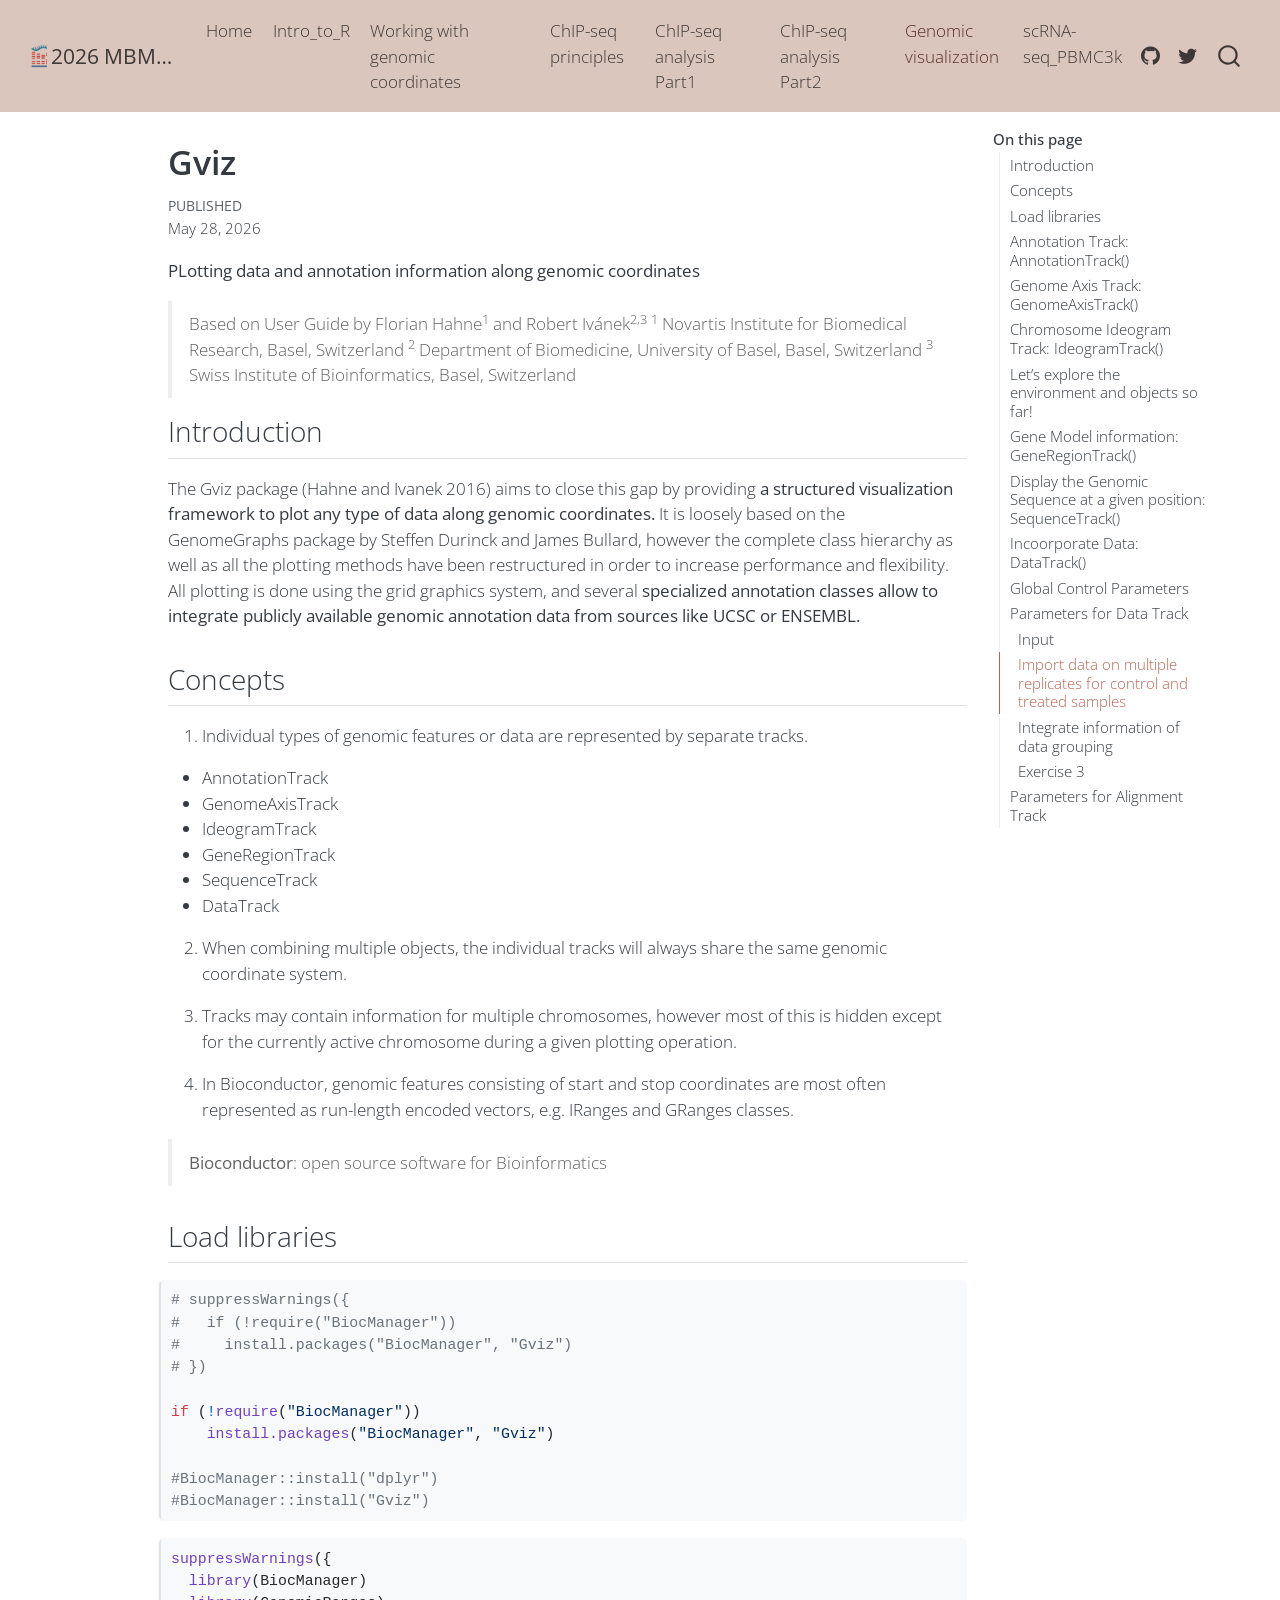
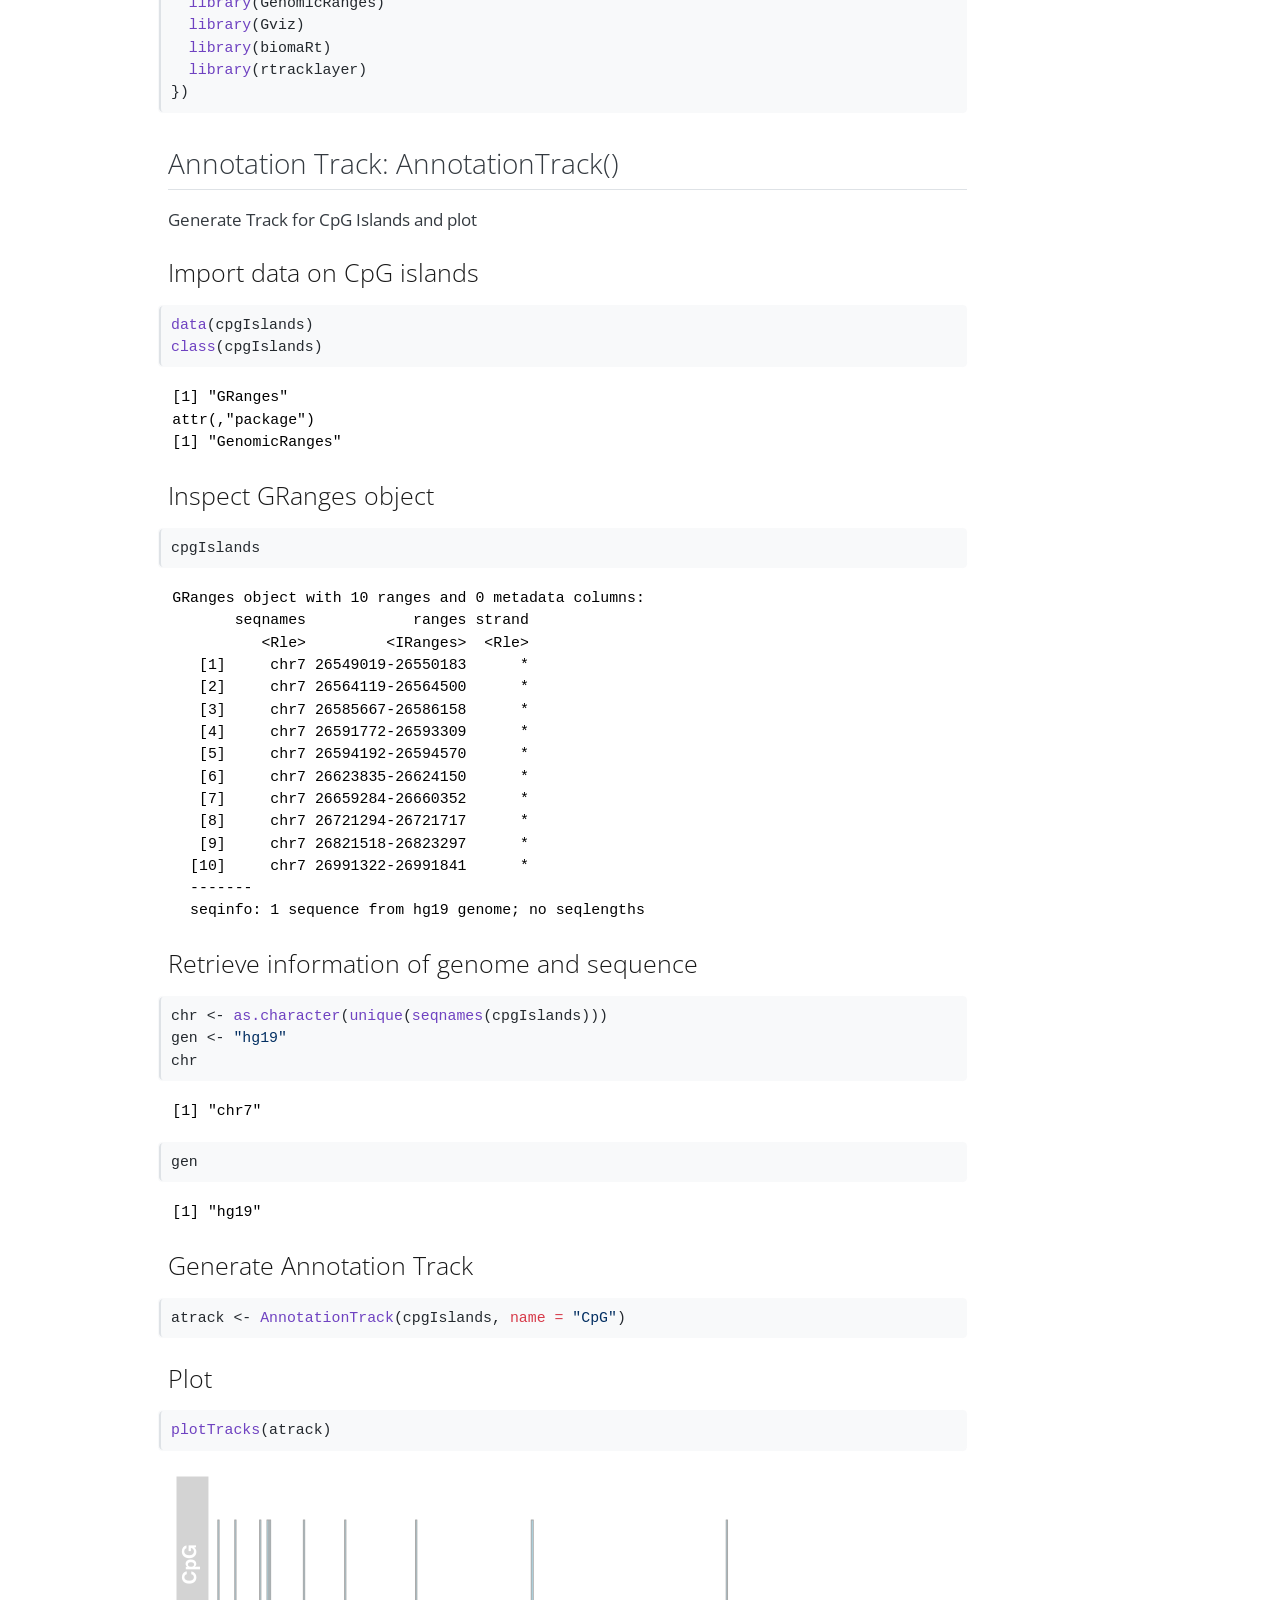
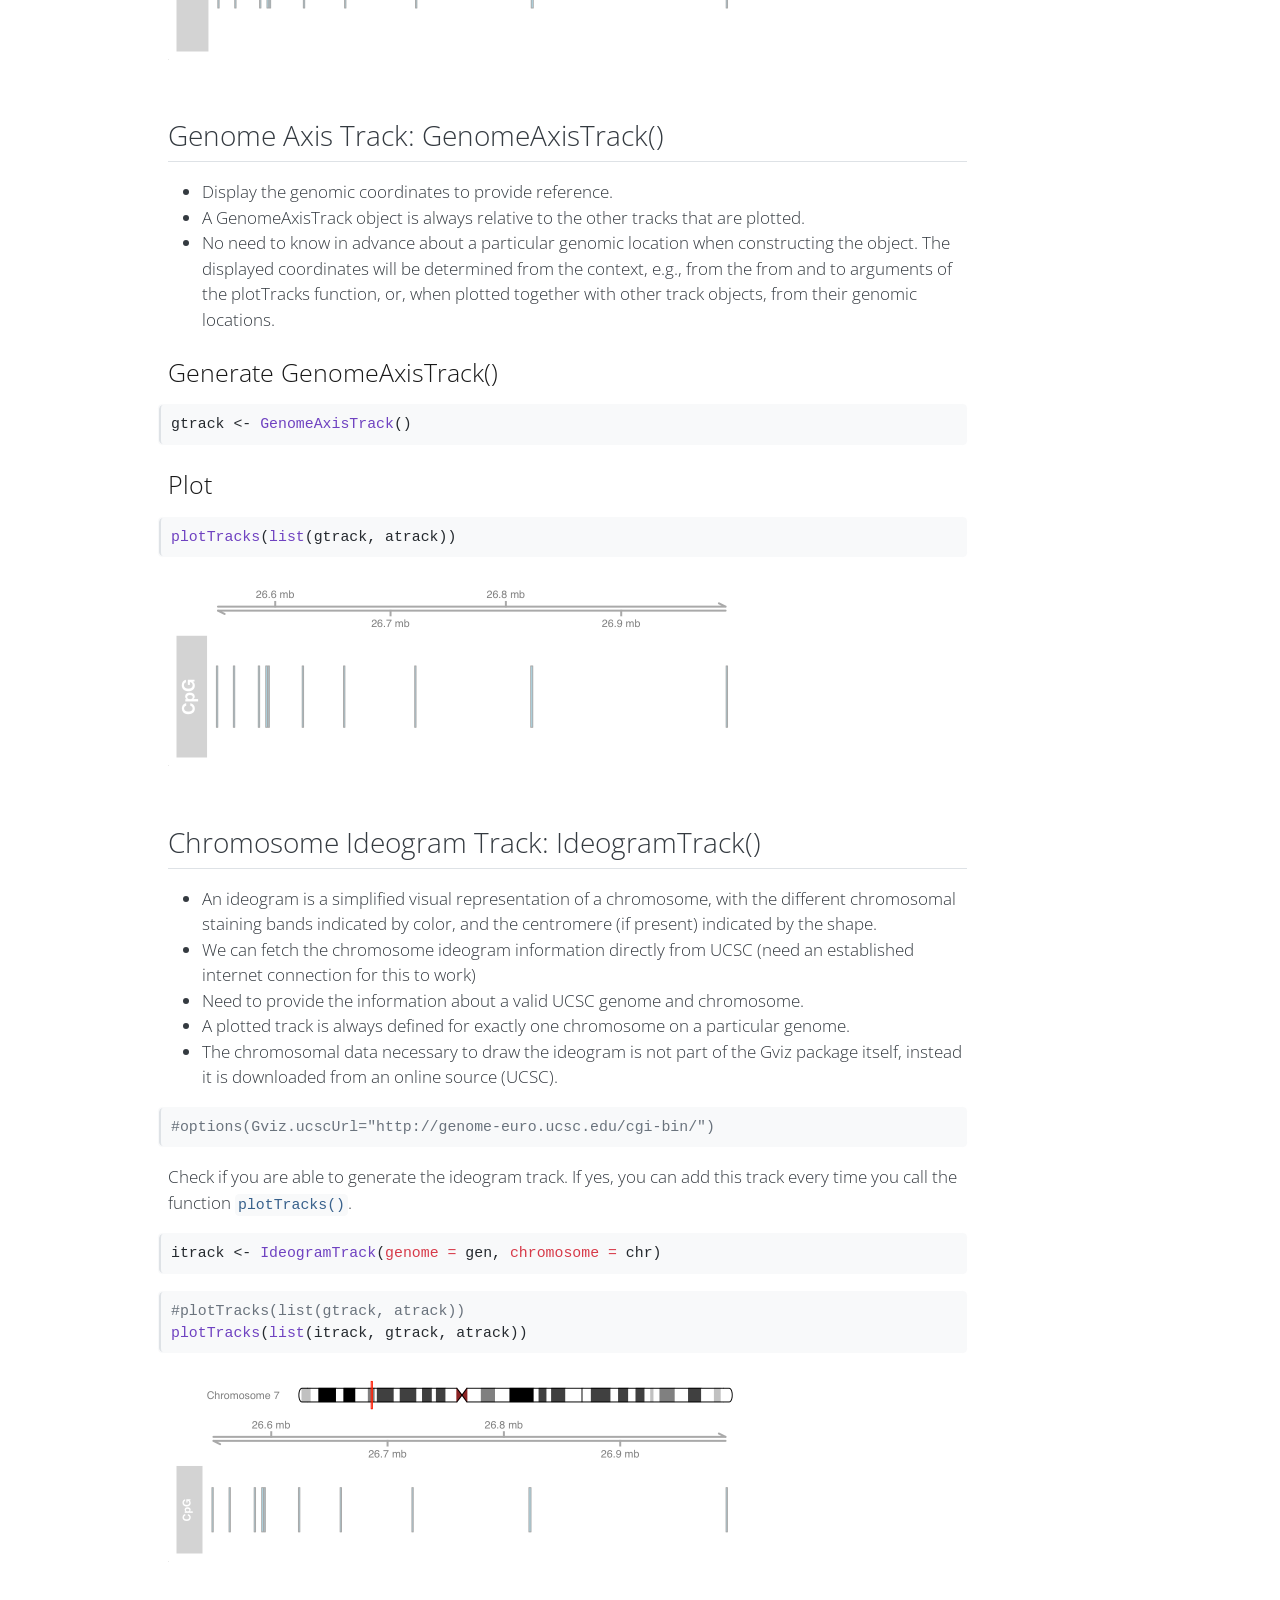
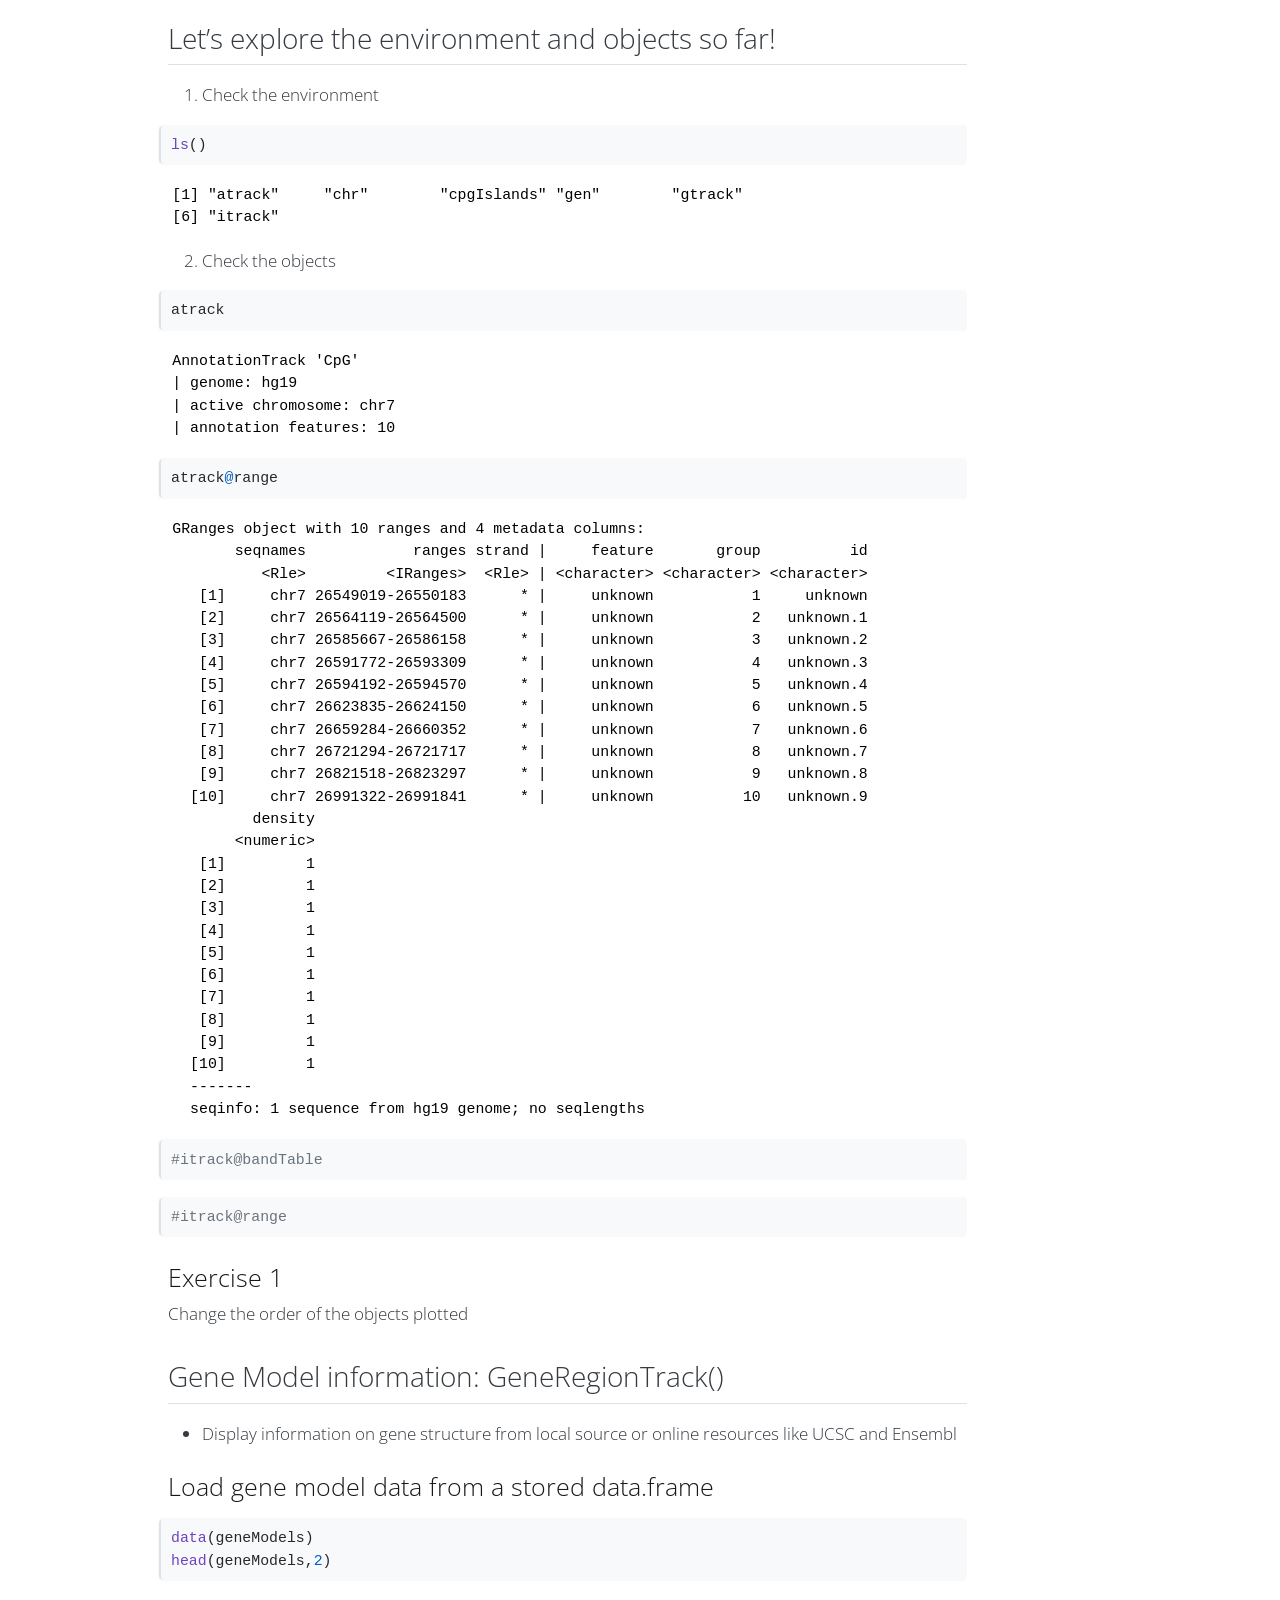
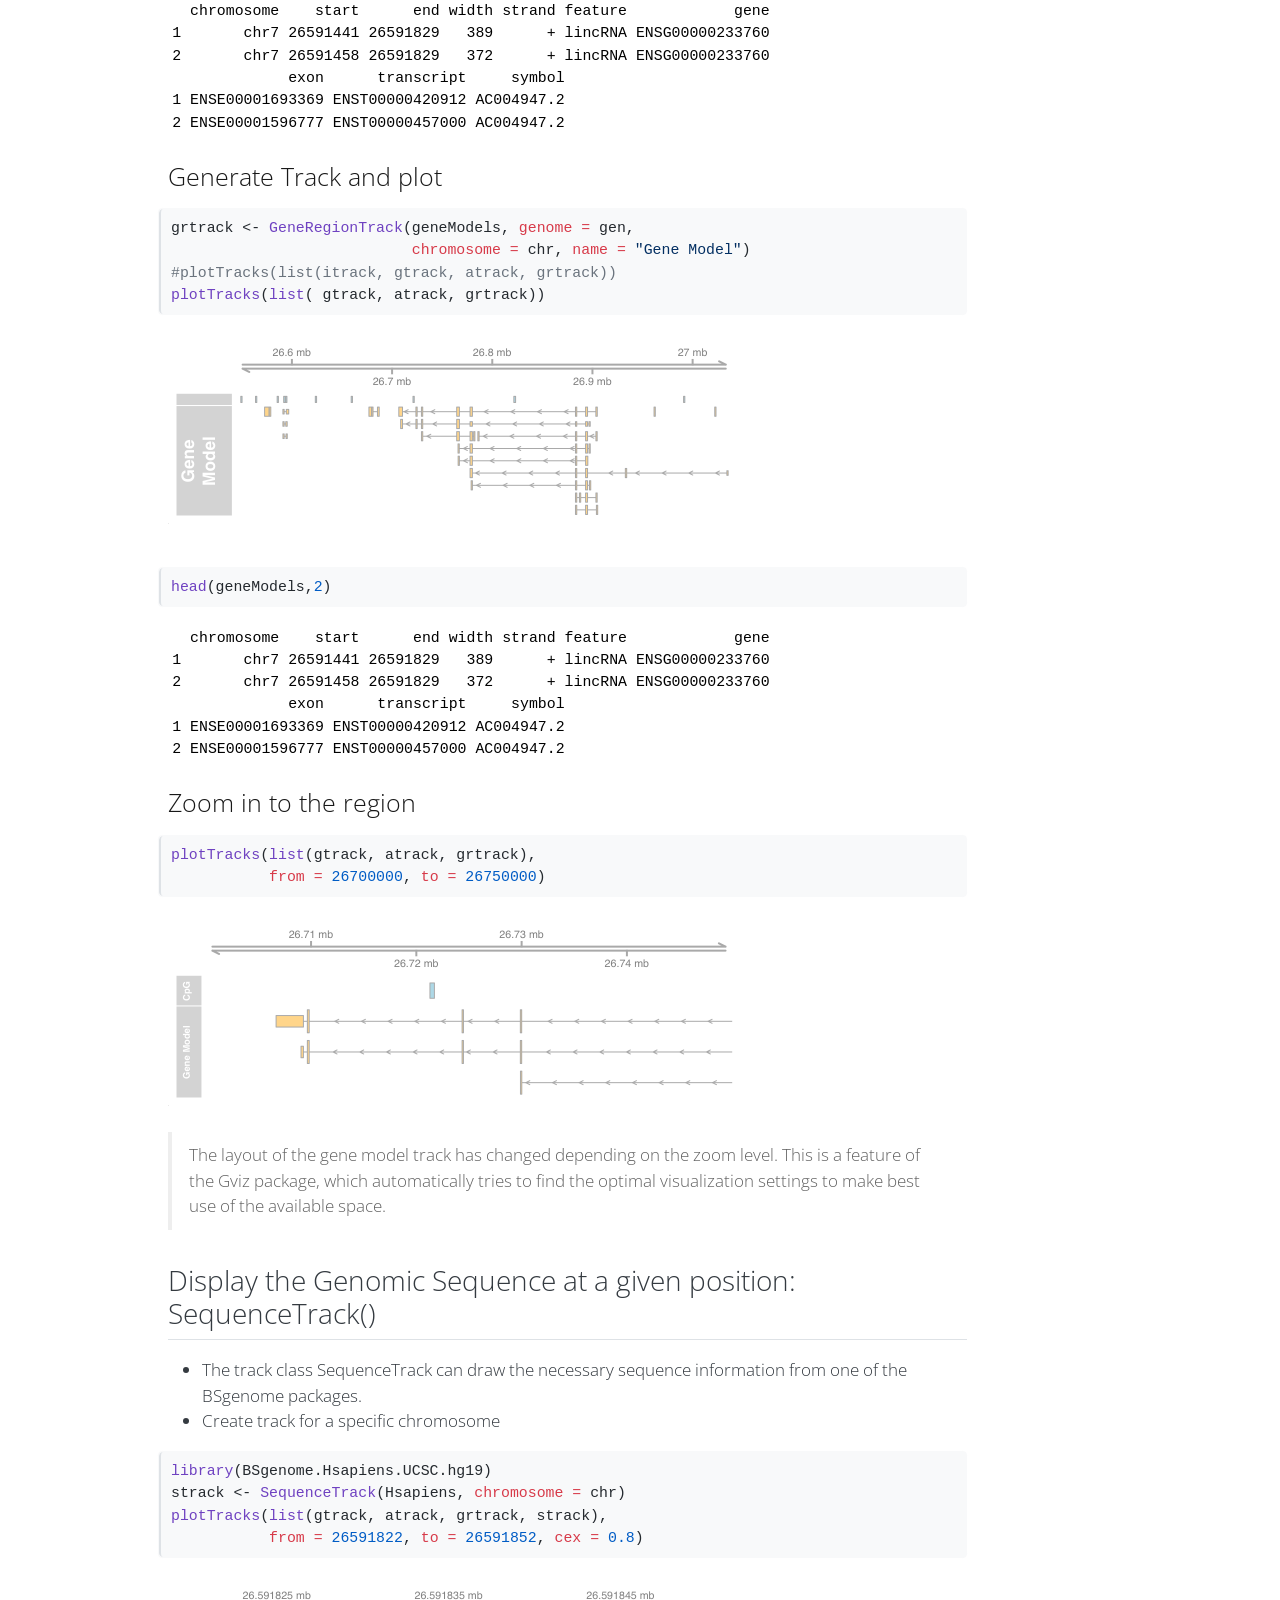
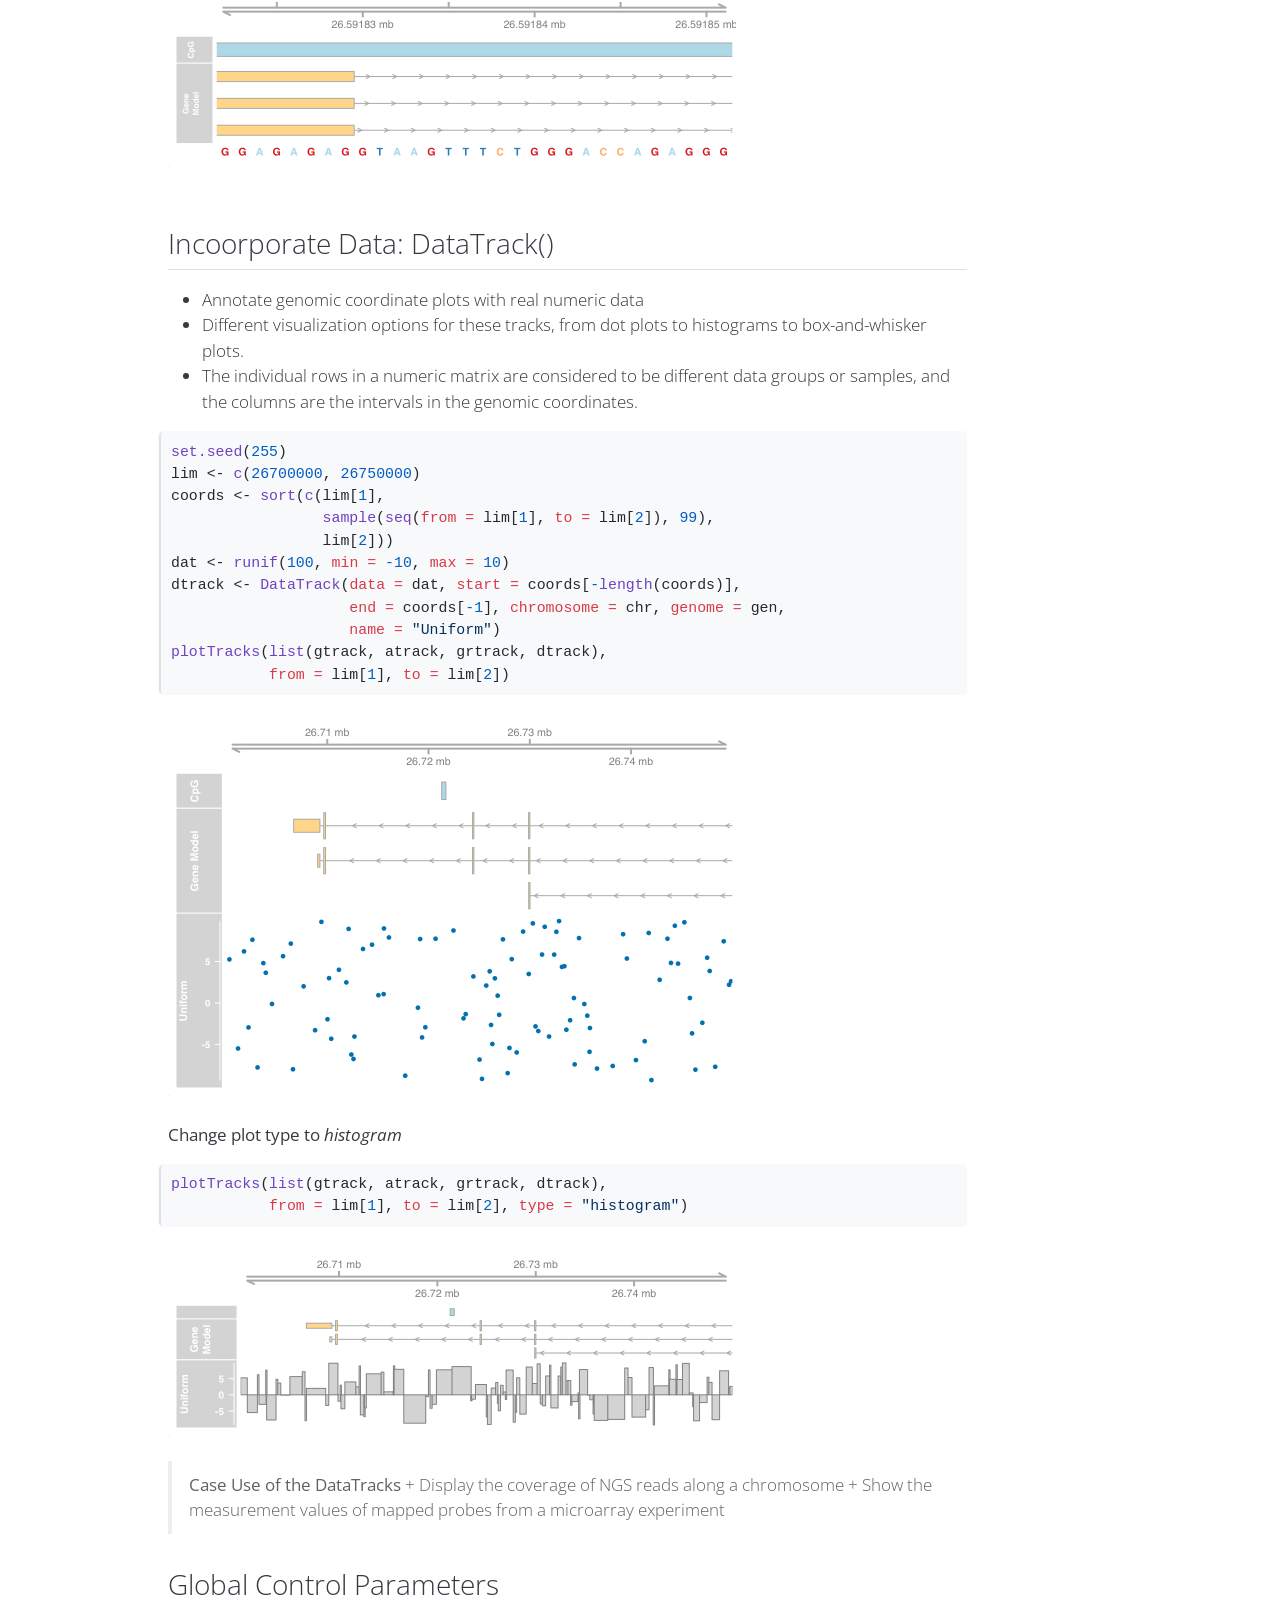
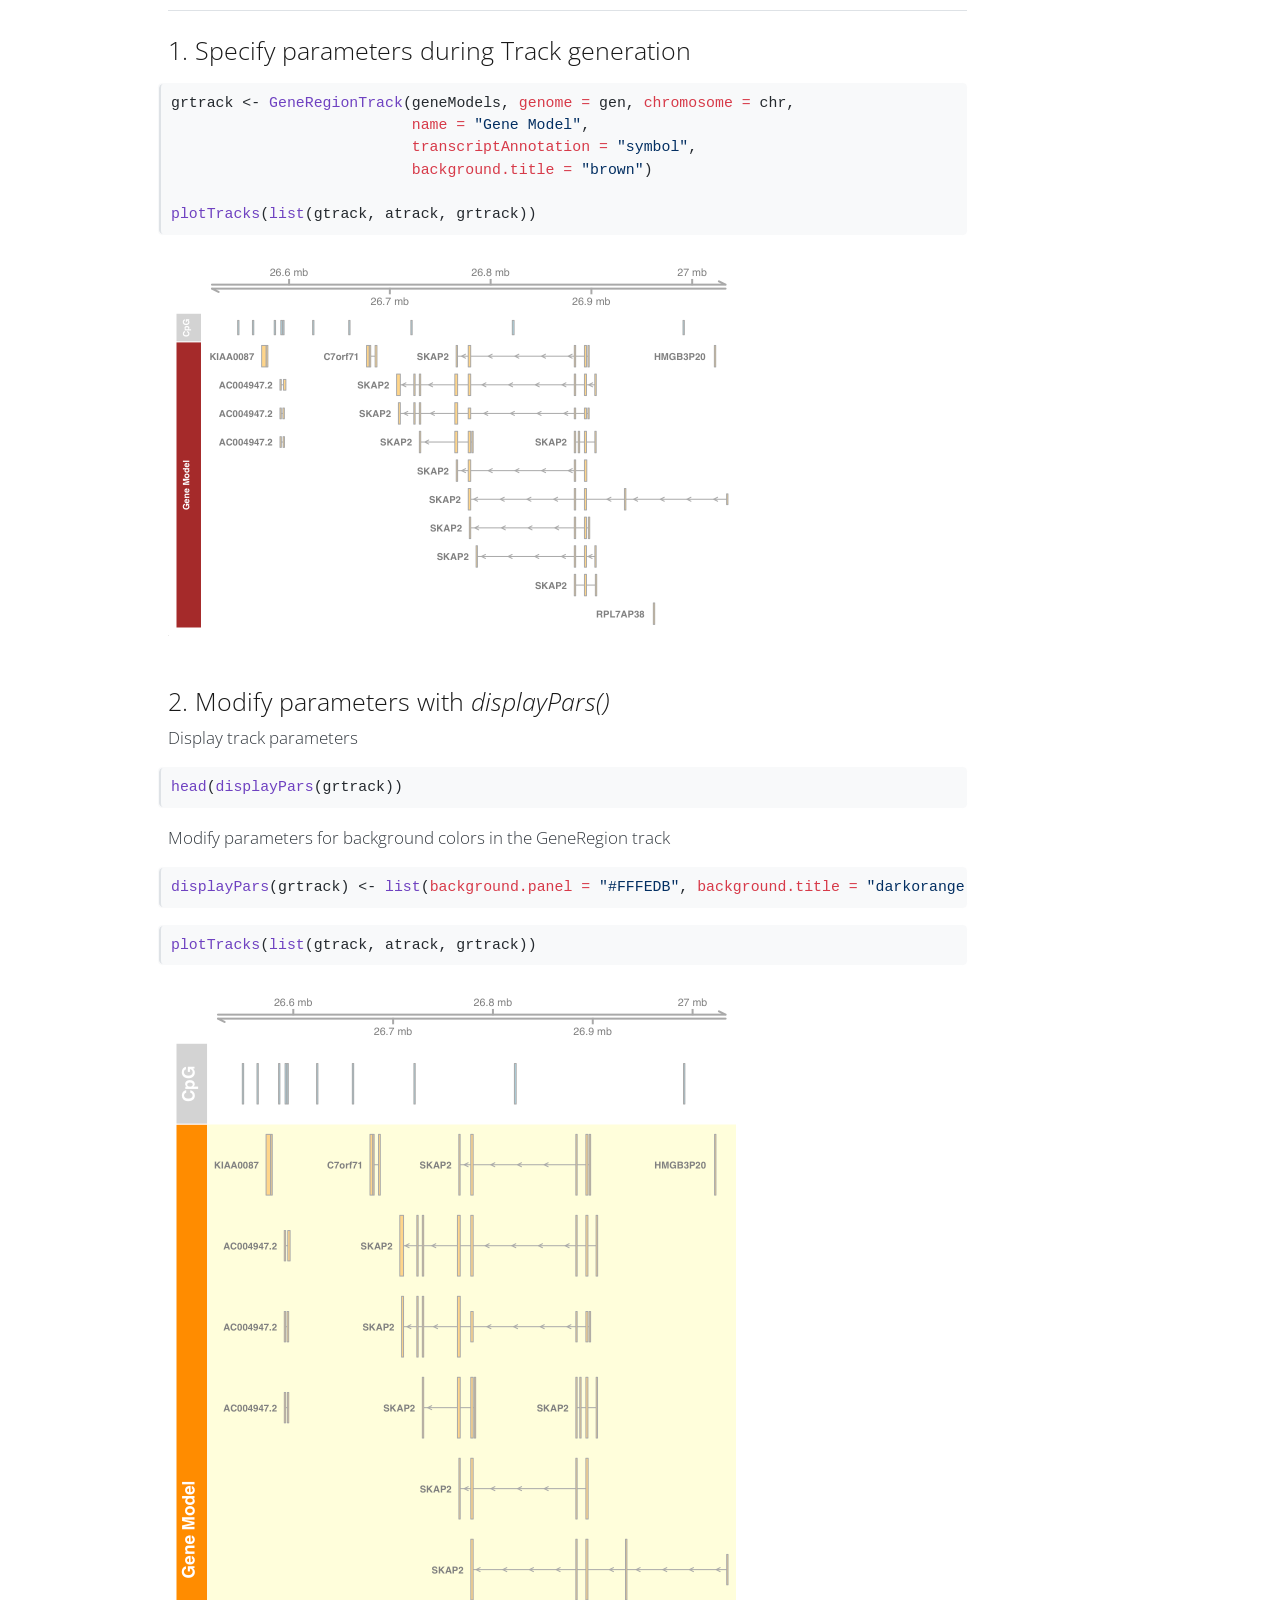
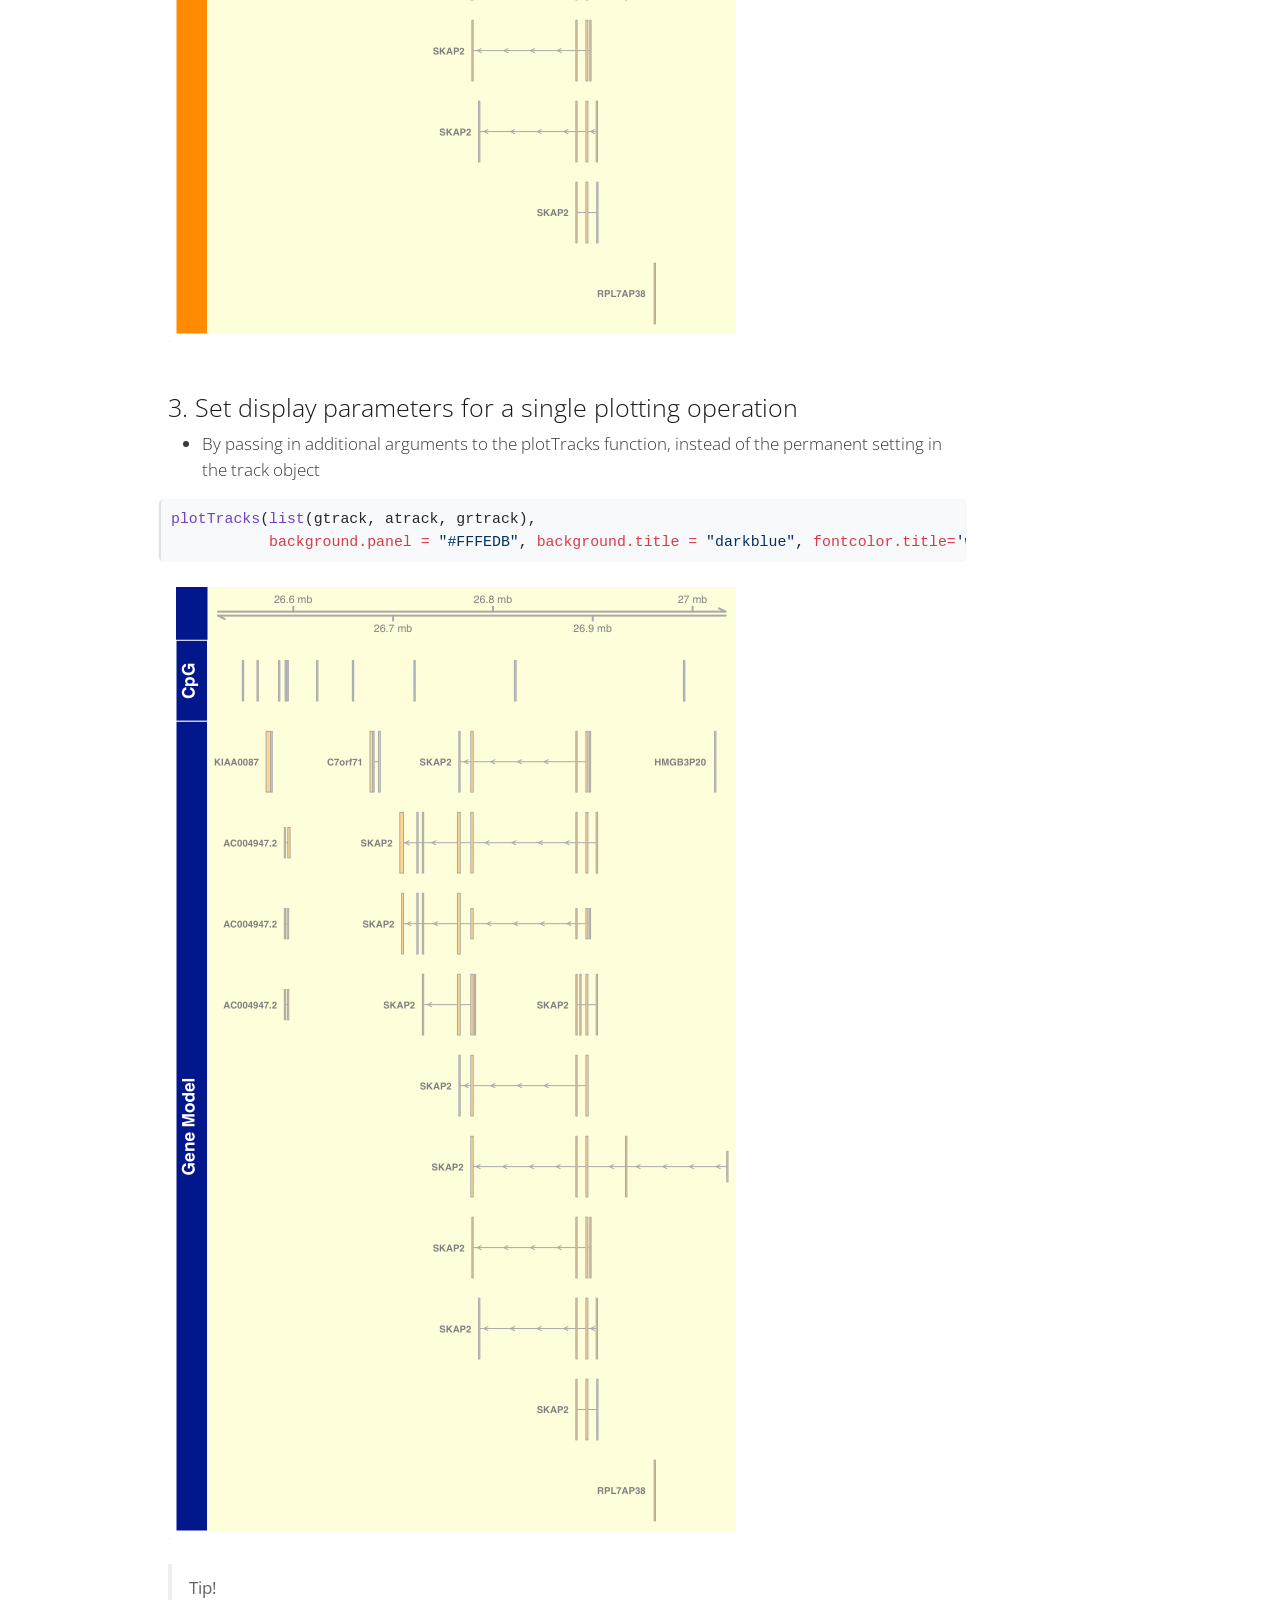
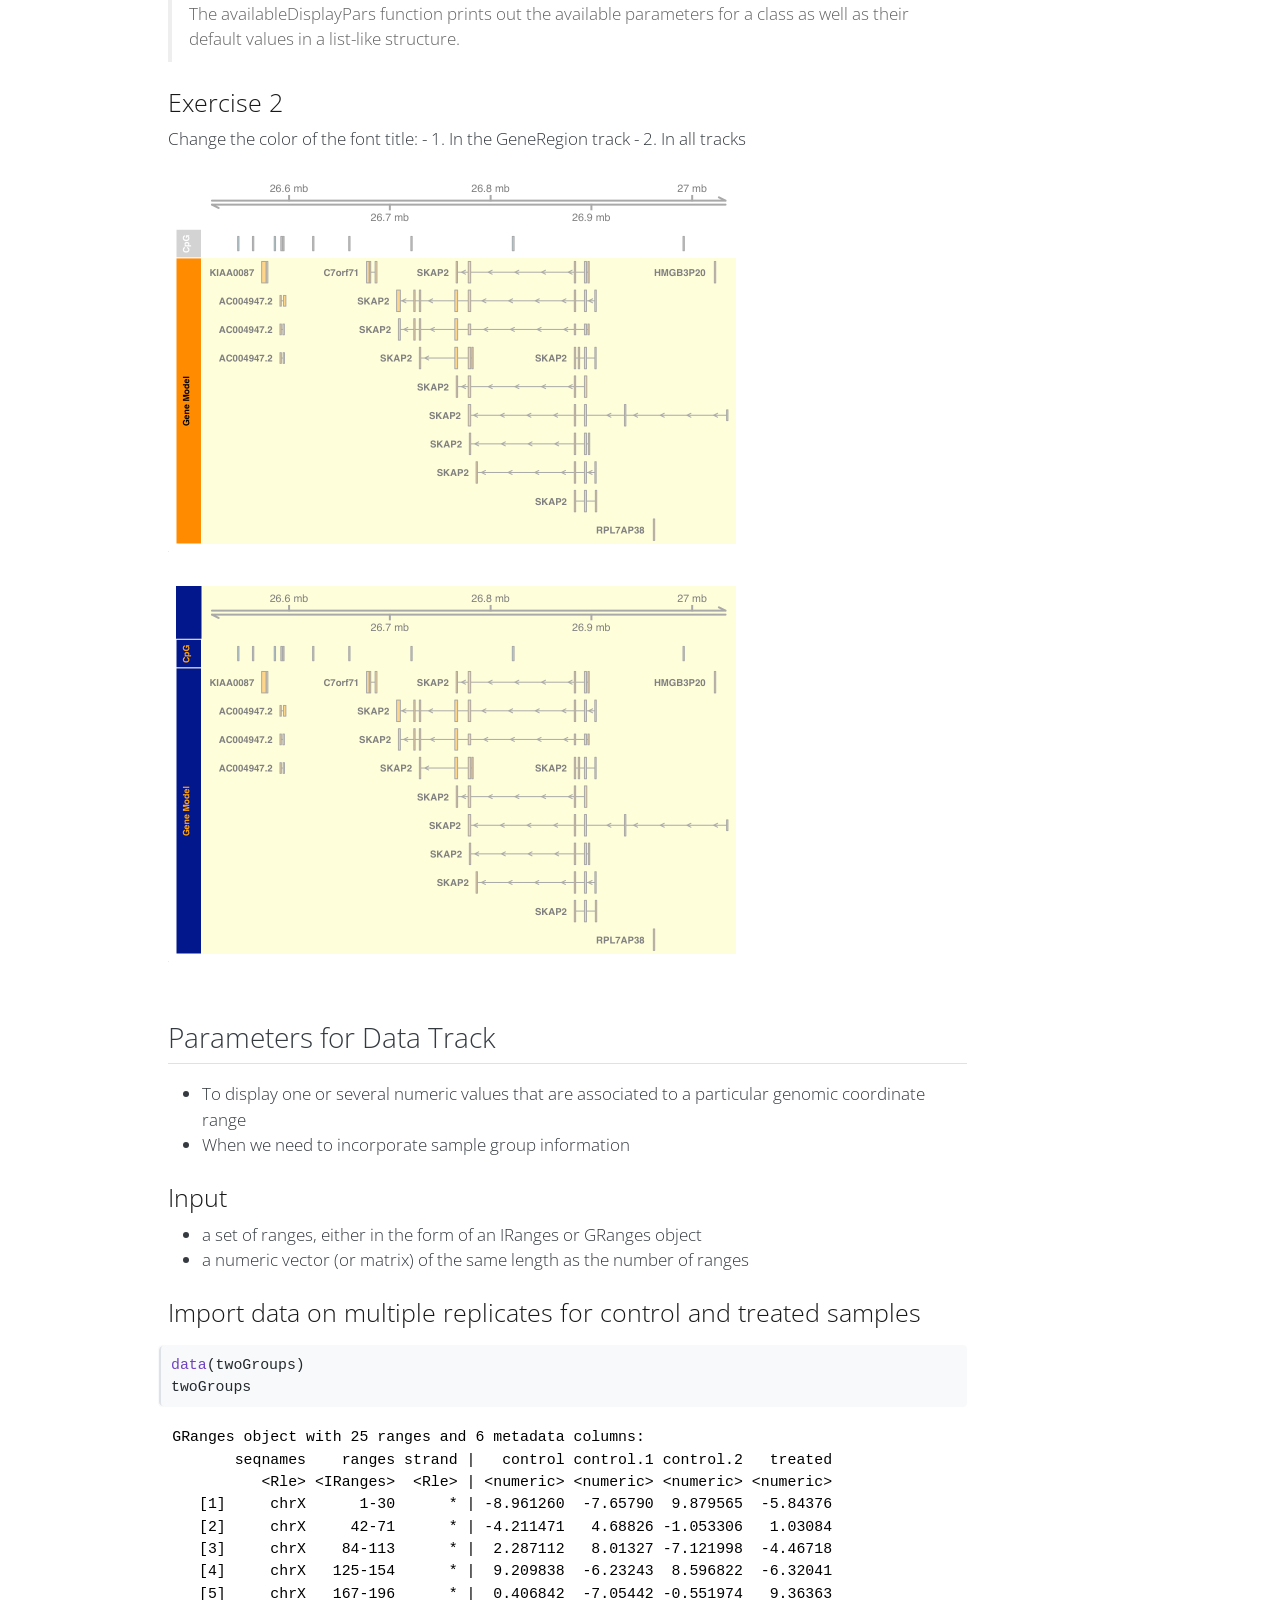
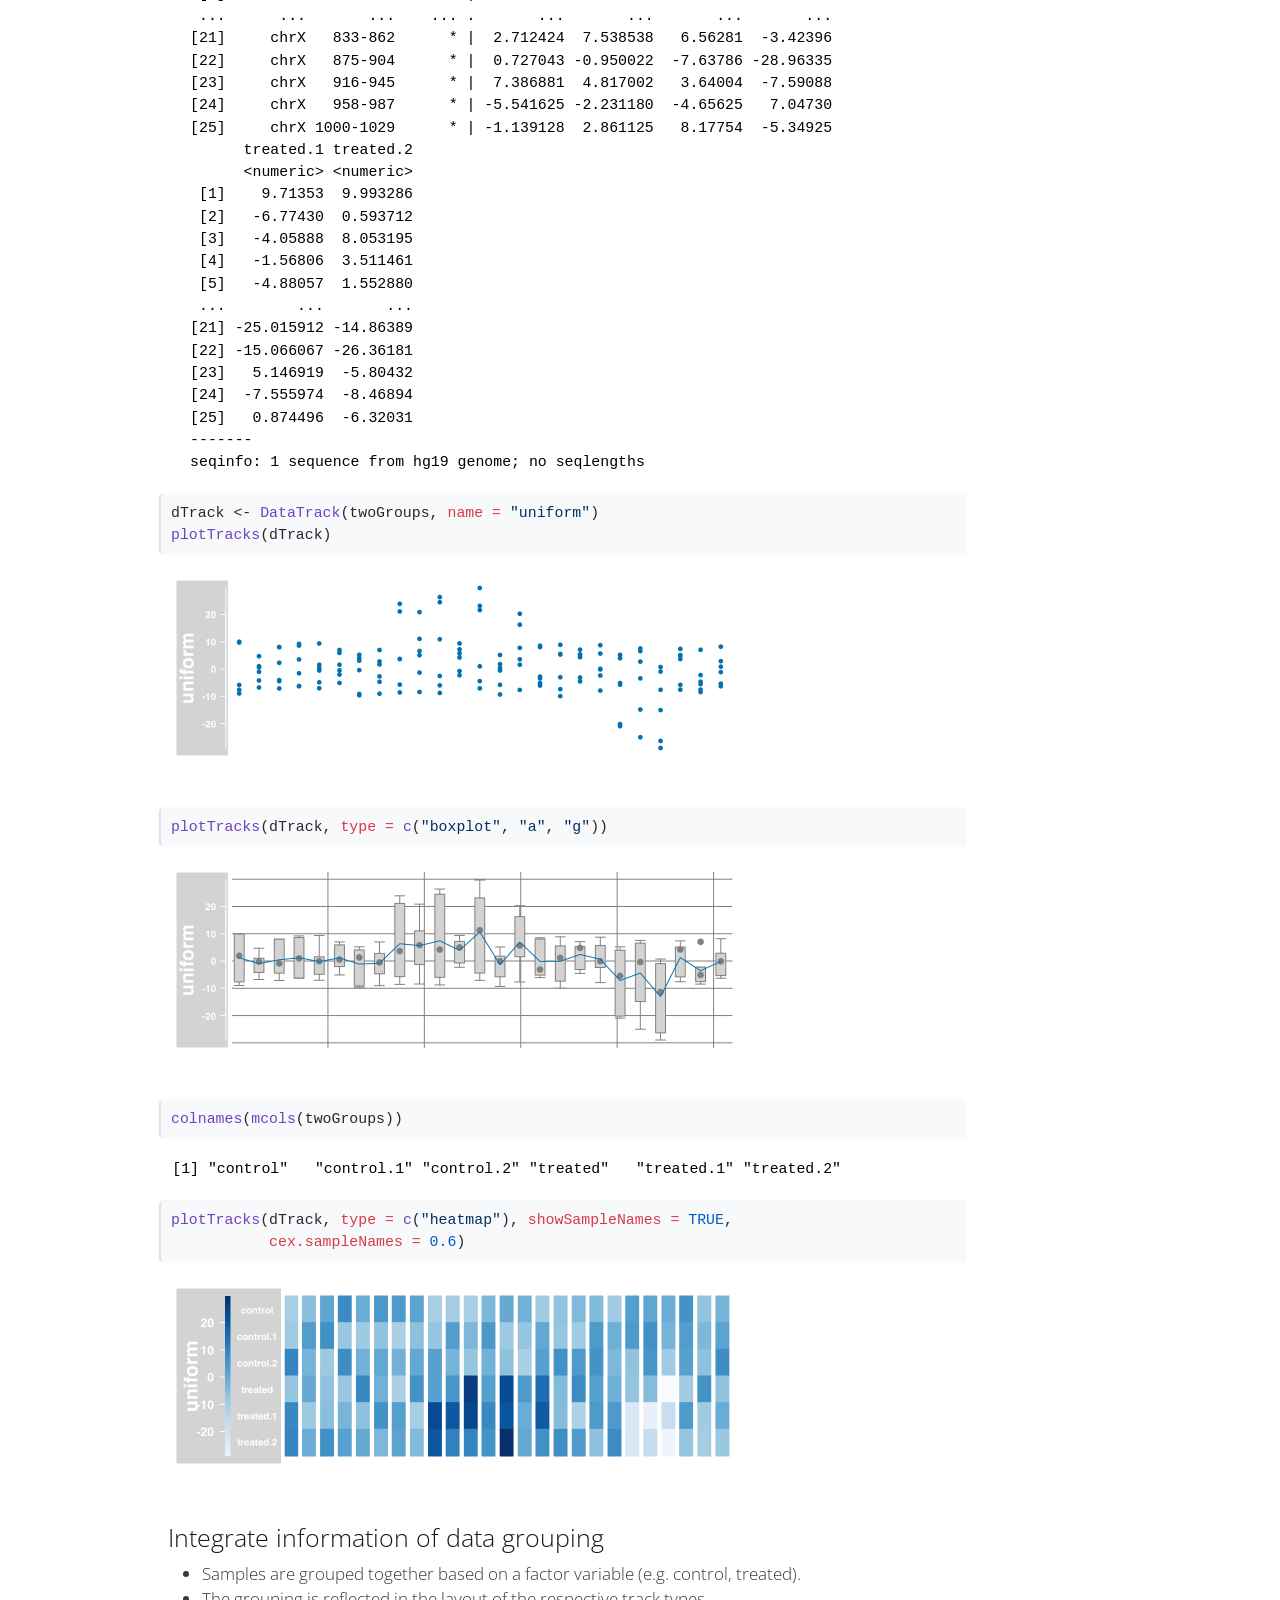
<file: docs/Gviz/pages/Genomic_overviews_with_Gviz.html>
<!DOCTYPE html>
<html xmlns="http://www.w3.org/1999/xhtml" lang="en" xml:lang="en"><head>

<meta charset="utf-8">
<meta name="generator" content="quarto-1.8.25">

<meta name="viewport" content="width=device-width, initial-scale=1.0, user-scalable=yes">

<meta name="dcterms.date" content="2026-05-28">

<title>Gviz – 2026 MBMM UNIMI</title>
<style>
code{white-space: pre-wrap;}
span.smallcaps{font-variant: small-caps;}
div.columns{display: flex; gap: min(4vw, 1.5em);}
div.column{flex: auto; overflow-x: auto;}
div.hanging-indent{margin-left: 1.5em; text-indent: -1.5em;}
ul.task-list{list-style: none;}
ul.task-list li input[type="checkbox"] {
  width: 0.8em;
  margin: 0 0.8em 0.2em -1em; /* quarto-specific, see https://github.com/quarto-dev/quarto-cli/issues/4556 */ 
  vertical-align: middle;
}
/* CSS for syntax highlighting */
html { -webkit-text-size-adjust: 100%; }
pre > code.sourceCode { white-space: pre; position: relative; }
pre > code.sourceCode > span { display: inline-block; line-height: 1.25; }
pre > code.sourceCode > span:empty { height: 1.2em; }
.sourceCode { overflow: visible; }
code.sourceCode > span { color: inherit; text-decoration: inherit; }
div.sourceCode { margin: 1em 0; }
pre.sourceCode { margin: 0; }
@media screen {
div.sourceCode { overflow: auto; }
}
@media print {
pre > code.sourceCode { white-space: pre-wrap; }
pre > code.sourceCode > span { text-indent: -5em; padding-left: 5em; }
}
pre.numberSource code
  { counter-reset: source-line 0; }
pre.numberSource code > span
  { position: relative; left: -4em; counter-increment: source-line; }
pre.numberSource code > span > a:first-child::before
  { content: counter(source-line);
    position: relative; left: -1em; text-align: right; vertical-align: baseline;
    border: none; display: inline-block;
    -webkit-touch-callout: none; -webkit-user-select: none;
    -khtml-user-select: none; -moz-user-select: none;
    -ms-user-select: none; user-select: none;
    padding: 0 4px; width: 4em;
  }
pre.numberSource { margin-left: 3em;  padding-left: 4px; }
div.sourceCode
  {   }
@media screen {
pre > code.sourceCode > span > a:first-child::before { text-decoration: underline; }
}
</style>


<script src="../../site_libs/quarto-nav/quarto-nav.js"></script>
<script src="../../site_libs/quarto-nav/headroom.min.js"></script>
<script src="../../site_libs/clipboard/clipboard.min.js"></script>
<script src="../../site_libs/quarto-search/autocomplete.umd.js"></script>
<script src="../../site_libs/quarto-search/fuse.min.js"></script>
<script src="../../site_libs/quarto-search/quarto-search.js"></script>
<meta name="quarto:offset" content="../../">
<link href="../.././pics/RNA-seq_icon_v2.png" rel="icon" type="image/png">
<script src="../../site_libs/quarto-html/quarto.js" type="module"></script>
<script src="../../site_libs/quarto-html/tabsets/tabsets.js" type="module"></script>
<script src="../../site_libs/quarto-html/axe/axe-check.js" type="module"></script>
<script src="../../site_libs/quarto-html/popper.min.js"></script>
<script src="../../site_libs/quarto-html/tippy.umd.min.js"></script>
<script src="../../site_libs/quarto-html/anchor.min.js"></script>
<link href="../../site_libs/quarto-html/tippy.css" rel="stylesheet">
<link href="../../site_libs/quarto-html/quarto-syntax-highlighting-065a5179aebd64318d7ea99d77b64a9e.css" rel="stylesheet" id="quarto-text-highlighting-styles">
<script src="../../site_libs/bootstrap/bootstrap.min.js"></script>
<link href="../../site_libs/bootstrap/bootstrap-icons.css" rel="stylesheet">
<link href="../../site_libs/bootstrap/bootstrap-f8036787ac8f1755500ff5c8279f95ac.min.css" rel="stylesheet" append-hash="true" id="quarto-bootstrap" data-mode="light">
<script id="quarto-search-options" type="application/json">{
  "location": "navbar",
  "copy-button": false,
  "collapse-after": 3,
  "panel-placement": "end",
  "type": "overlay",
  "limit": 50,
  "keyboard-shortcut": [
    "f",
    "/",
    "s"
  ],
  "show-item-context": false,
  "language": {
    "search-no-results-text": "No results",
    "search-matching-documents-text": "matching documents",
    "search-copy-link-title": "Copy link to search",
    "search-hide-matches-text": "Hide additional matches",
    "search-more-match-text": "more match in this document",
    "search-more-matches-text": "more matches in this document",
    "search-clear-button-title": "Clear",
    "search-text-placeholder": "",
    "search-detached-cancel-button-title": "Cancel",
    "search-submit-button-title": "Submit",
    "search-label": "Search"
  }
}</script>


</head>

<body class="nav-fixed quarto-light">

<div id="quarto-search-results"></div>
  <header id="quarto-header" class="headroom fixed-top">
    <nav class="navbar navbar-expand-lg " data-bs-theme="dark">
      <div class="navbar-container container-fluid">
      <div class="navbar-brand-container mx-auto">
    <a href="../../index.html" class="navbar-brand navbar-brand-logo">
    <img src="../.././pics/RNA-seq_icon_v2.png" alt="" class="navbar-logo light-content">
    <img src="../.././pics/RNA-seq_icon_v2.png" alt="" class="navbar-logo dark-content">
    </a>
    <a class="navbar-brand" href="../../index.html">
    <span class="navbar-title">2026 MBMM UNIMI</span>
    </a>
  </div>
            <div id="quarto-search" class="" title="Search"></div>
          <button class="navbar-toggler" type="button" data-bs-toggle="collapse" data-bs-target="#navbarCollapse" aria-controls="navbarCollapse" role="menu" aria-expanded="false" aria-label="Toggle navigation" onclick="if (window.quartoToggleHeadroom) { window.quartoToggleHeadroom(); }">
  <span class="navbar-toggler-icon"></span>
</button>
          <div class="collapse navbar-collapse" id="navbarCollapse">
            <ul class="navbar-nav navbar-nav-scroll me-auto">
  <li class="nav-item">
    <a class="nav-link" href="../../pages/index.html"> 
<span class="menu-text">Home</span></a>
  </li>  
  <li class="nav-item">
    <a class="nav-link" href="../../IntroGR/pages/Intro_to_R.html"> 
<span class="menu-text">Intro_to_R</span></a>
  </li>  
  <li class="nav-item">
    <a class="nav-link" href="../../IntroGR/pages/GRanges_gtf.html"> 
<span class="menu-text">Working with genomic coordinates</span></a>
  </li>  
  <li class="nav-item">
    <a class="nav-link" href="../../ChIP-seq_analysis/pages/ChIP-seq_principles.html"> 
<span class="menu-text">ChIP-seq principles</span></a>
  </li>  
  <li class="nav-item">
    <a class="nav-link" href="../../ChIP-seq_analysis/pages/ChIP-seq_analysis_part1.html"> 
<span class="menu-text">ChIP-seq analysis Part1</span></a>
  </li>  
  <li class="nav-item">
    <a class="nav-link" href="../../ChIP-seq_analysis/pages/ChIP-seq_analysis_part2.html"> 
<span class="menu-text">ChIP-seq analysis Part2</span></a>
  </li>  
  <li class="nav-item">
    <a class="nav-link active" href="../../Gviz/pages/Genomic_overviews_with_Gviz.html" aria-current="page"> 
<span class="menu-text">Genomic visualization</span></a>
  </li>  
  <li class="nav-item">
    <a class="nav-link" href="../../PBMC3k/pages/scRNA-seq_PBMC3k.html"> 
<span class="menu-text">scRNA-seq_PBMC3k</span></a>
  </li>  
</ul>
            <ul class="navbar-nav navbar-nav-scroll ms-auto">
  <li class="nav-item compact">
    <a class="nav-link" href="https://github.com/paganilab"> <i class="bi bi-github" role="img">
</i> 
<span class="menu-text"></span></a>
  </li>  
  <li class="nav-item compact">
    <a class="nav-link" href="https://twitter.com/LabPagani"> <i class="bi bi-twitter" role="img">
</i> 
<span class="menu-text"></span></a>
  </li>  
</ul>
          </div> <!-- /navcollapse -->
            <div class="quarto-navbar-tools">
</div>
      </div> <!-- /container-fluid -->
    </nav>
</header>
<!-- content -->
<div id="quarto-content" class="quarto-container page-columns page-rows-contents page-layout-article page-navbar">
<!-- sidebar -->
<!-- margin-sidebar -->
    <div id="quarto-margin-sidebar" class="sidebar margin-sidebar">
        <nav id="TOC" role="doc-toc" class="toc-active">
    <h2 id="toc-title">On this page</h2>
   
  <ul>
  <li><a href="#introduction" id="toc-introduction" class="nav-link active" data-scroll-target="#introduction">Introduction</a></li>
  <li><a href="#concepts" id="toc-concepts" class="nav-link" data-scroll-target="#concepts">Concepts</a></li>
  <li><a href="#load-libraries" id="toc-load-libraries" class="nav-link" data-scroll-target="#load-libraries">Load libraries</a></li>
  <li><a href="#annotation-track-annotationtrack" id="toc-annotation-track-annotationtrack" class="nav-link" data-scroll-target="#annotation-track-annotationtrack">Annotation Track: AnnotationTrack()</a>
  <ul class="collapse">
  <li><a href="#import-data-on-cpg-islands" id="toc-import-data-on-cpg-islands" class="nav-link" data-scroll-target="#import-data-on-cpg-islands">Import data on CpG islands</a></li>
  <li><a href="#inspect-granges-object" id="toc-inspect-granges-object" class="nav-link" data-scroll-target="#inspect-granges-object">Inspect GRanges object</a></li>
  <li><a href="#retrieve-information-of-genome-and-sequence" id="toc-retrieve-information-of-genome-and-sequence" class="nav-link" data-scroll-target="#retrieve-information-of-genome-and-sequence">Retrieve information of genome and sequence</a></li>
  <li><a href="#generate-annotation-track" id="toc-generate-annotation-track" class="nav-link" data-scroll-target="#generate-annotation-track">Generate Annotation Track</a></li>
  <li><a href="#plot" id="toc-plot" class="nav-link" data-scroll-target="#plot">Plot</a></li>
  </ul></li>
  <li><a href="#genome-axis-track-genomeaxistrack" id="toc-genome-axis-track-genomeaxistrack" class="nav-link" data-scroll-target="#genome-axis-track-genomeaxistrack">Genome Axis Track: GenomeAxisTrack()</a>
  <ul class="collapse">
  <li><a href="#generate-genomeaxistrack" id="toc-generate-genomeaxistrack" class="nav-link" data-scroll-target="#generate-genomeaxistrack">Generate GenomeAxisTrack()</a></li>
  <li><a href="#plot-1" id="toc-plot-1" class="nav-link" data-scroll-target="#plot-1">Plot</a></li>
  </ul></li>
  <li><a href="#chromosome-ideogram-track-ideogramtrack" id="toc-chromosome-ideogram-track-ideogramtrack" class="nav-link" data-scroll-target="#chromosome-ideogram-track-ideogramtrack">Chromosome Ideogram Track: IdeogramTrack()</a></li>
  <li><a href="#lets-explore-the-environment-and-objects-so-far" id="toc-lets-explore-the-environment-and-objects-so-far" class="nav-link" data-scroll-target="#lets-explore-the-environment-and-objects-so-far">Let’s explore the environment and objects so far!</a>
  <ul class="collapse">
  <li><a href="#exercise-1" id="toc-exercise-1" class="nav-link" data-scroll-target="#exercise-1">Exercise 1</a></li>
  </ul></li>
  <li><a href="#gene-model-information-generegiontrack" id="toc-gene-model-information-generegiontrack" class="nav-link" data-scroll-target="#gene-model-information-generegiontrack">Gene Model information: GeneRegionTrack()</a>
  <ul class="collapse">
  <li><a href="#load-gene-model-data-from-a-stored-data.frame" id="toc-load-gene-model-data-from-a-stored-data.frame" class="nav-link" data-scroll-target="#load-gene-model-data-from-a-stored-data.frame">Load gene model data from a stored data.frame</a></li>
  <li><a href="#generate-track-and-plot" id="toc-generate-track-and-plot" class="nav-link" data-scroll-target="#generate-track-and-plot">Generate Track and plot</a></li>
  <li><a href="#zoom-in-to-the-region" id="toc-zoom-in-to-the-region" class="nav-link" data-scroll-target="#zoom-in-to-the-region">Zoom in to the region</a></li>
  </ul></li>
  <li><a href="#display-the-genomic-sequence-at-a-given-position-sequencetrack" id="toc-display-the-genomic-sequence-at-a-given-position-sequencetrack" class="nav-link" data-scroll-target="#display-the-genomic-sequence-at-a-given-position-sequencetrack">Display the Genomic Sequence at a given position: SequenceTrack()</a></li>
  <li><a href="#incoorporate-data-datatrack" id="toc-incoorporate-data-datatrack" class="nav-link" data-scroll-target="#incoorporate-data-datatrack">Incoorporate Data: DataTrack()</a></li>
  <li><a href="#global-control-parameters" id="toc-global-control-parameters" class="nav-link" data-scroll-target="#global-control-parameters">Global Control Parameters</a>
  <ul class="collapse">
  <li><a href="#specify-parameters-during-track-generation" id="toc-specify-parameters-during-track-generation" class="nav-link" data-scroll-target="#specify-parameters-during-track-generation">1. Specify parameters during Track generation</a></li>
  <li><a href="#modify-parameters-with-displaypars" id="toc-modify-parameters-with-displaypars" class="nav-link" data-scroll-target="#modify-parameters-with-displaypars">2. Modify parameters with <em>displayPars()</em></a></li>
  <li><a href="#set-display-parameters-for-a-single-plotting-operation" id="toc-set-display-parameters-for-a-single-plotting-operation" class="nav-link" data-scroll-target="#set-display-parameters-for-a-single-plotting-operation">3. Set display parameters for a single plotting operation</a></li>
  <li><a href="#exercise-2" id="toc-exercise-2" class="nav-link" data-scroll-target="#exercise-2">Exercise 2</a></li>
  </ul></li>
  <li><a href="#parameters-for-data-track" id="toc-parameters-for-data-track" class="nav-link" data-scroll-target="#parameters-for-data-track">Parameters for Data Track</a>
  <ul class="collapse">
  <li><a href="#input" id="toc-input" class="nav-link" data-scroll-target="#input">Input</a></li>
  <li><a href="#import-data-on-multiple-replicates-for-control-and-treated-samples" id="toc-import-data-on-multiple-replicates-for-control-and-treated-samples" class="nav-link" data-scroll-target="#import-data-on-multiple-replicates-for-control-and-treated-samples">Import data on multiple replicates for control and treated samples</a></li>
  <li><a href="#integrate-information-of-data-grouping" id="toc-integrate-information-of-data-grouping" class="nav-link" data-scroll-target="#integrate-information-of-data-grouping">Integrate information of data grouping</a></li>
  <li><a href="#exercise-3" id="toc-exercise-3" class="nav-link" data-scroll-target="#exercise-3">Exercise 3</a></li>
  </ul></li>
  <li><a href="#parameters-for-alignment-track" id="toc-parameters-for-alignment-track" class="nav-link" data-scroll-target="#parameters-for-alignment-track">Parameters for Alignment Track</a></li>
  </ul>
</nav>
    </div>
<!-- main -->
<main class="content" id="quarto-document-content">

<header id="title-block-header" class="quarto-title-block default">
<div class="quarto-title">
<h1 class="title">Gviz</h1>
</div>



<div class="quarto-title-meta">

    
    <div>
    <div class="quarto-title-meta-heading">Published</div>
    <div class="quarto-title-meta-contents">
      <p class="date">May 28, 2026</p>
    </div>
  </div>
  
    
  </div>
  


</header>


<p><strong>PLotting data and annotation information along genomic coordinates</strong></p>
<blockquote class="blockquote">
<p>Based on User Guide by Florian Hahne<sup>1</sup> and Robert Ivánek<sup>2,3</sup> <sup>1</sup> Novartis Institute for Biomedical Research, Basel, Switzerland <sup>2</sup> Department of Biomedicine, University of Basel, Basel, Switzerland <sup>3</sup> Swiss Institute of Bioinformatics, Basel, Switzerland</p>
</blockquote>
<section id="introduction" class="level2">
<h2 class="anchored" data-anchor-id="introduction">Introduction</h2>
<p>The Gviz package (Hahne and Ivanek 2016) aims to close this gap by providing <strong>a structured visualization framework to plot any type of data along genomic coordinates.</strong> It is loosely based on the GenomeGraphs package by Steffen Durinck and James Bullard, however the complete class hierarchy as well as all the plotting methods have been restructured in order to increase performance and flexibility. All plotting is done using the grid graphics system, and several <strong>specialized annotation classes allow to integrate publicly available genomic annotation data from sources like UCSC or ENSEMBL.</strong></p>
</section>
<section id="concepts" class="level2">
<h2 class="anchored" data-anchor-id="concepts">Concepts</h2>
<ol type="1">
<li>Individual types of genomic features or data are represented by separate tracks.</li>
</ol>
<ul>
<li>AnnotationTrack</li>
<li>GenomeAxisTrack</li>
<li>IdeogramTrack</li>
<li>GeneRegionTrack</li>
<li>SequenceTrack</li>
<li>DataTrack</li>
</ul>
<ol start="2" type="1">
<li><p>When combining multiple objects, the individual tracks will always share the same genomic coordinate system.</p></li>
<li><p>Tracks may contain information for multiple chromosomes, however most of this is hidden except for the currently active chromosome during a given plotting operation.</p></li>
<li><p>In Bioconductor, genomic features consisting of start and stop coordinates are most often represented as run-length encoded vectors, e.g.&nbsp;IRanges and GRanges classes.</p></li>
</ol>
<blockquote class="blockquote">
<p><strong>Bioconductor</strong>: open source software for Bioinformatics</p>
</blockquote>
</section>
<section id="load-libraries" class="level2">
<h2 class="anchored" data-anchor-id="load-libraries">Load libraries</h2>
<div class="cell">
<div class="code-copy-outer-scaffold"><div class="sourceCode cell-code" id="cb1"><pre class="sourceCode r code-with-copy"><code class="sourceCode r"><span id="cb1-1"><a href="#cb1-1" aria-hidden="true" tabindex="-1"></a><span class="co"># suppressWarnings({</span></span>
<span id="cb1-2"><a href="#cb1-2" aria-hidden="true" tabindex="-1"></a><span class="co">#   if (!require("BiocManager"))</span></span>
<span id="cb1-3"><a href="#cb1-3" aria-hidden="true" tabindex="-1"></a><span class="co">#     install.packages("BiocManager", "Gviz")</span></span>
<span id="cb1-4"><a href="#cb1-4" aria-hidden="true" tabindex="-1"></a><span class="co"># })</span></span>
<span id="cb1-5"><a href="#cb1-5" aria-hidden="true" tabindex="-1"></a></span>
<span id="cb1-6"><a href="#cb1-6" aria-hidden="true" tabindex="-1"></a><span class="cf">if</span> (<span class="sc">!</span><span class="fu">require</span>(<span class="st">"BiocManager"</span>))</span>
<span id="cb1-7"><a href="#cb1-7" aria-hidden="true" tabindex="-1"></a>    <span class="fu">install.packages</span>(<span class="st">"BiocManager"</span>, <span class="st">"Gviz"</span>)</span>
<span id="cb1-8"><a href="#cb1-8" aria-hidden="true" tabindex="-1"></a></span>
<span id="cb1-9"><a href="#cb1-9" aria-hidden="true" tabindex="-1"></a><span class="co">#BiocManager::install("dplyr")</span></span>
<span id="cb1-10"><a href="#cb1-10" aria-hidden="true" tabindex="-1"></a><span class="co">#BiocManager::install("Gviz")</span></span></code></pre></div><button title="Copy to Clipboard" class="code-copy-button"><i class="bi"></i></button></div>
</div>
<div class="cell">
<div class="code-copy-outer-scaffold"><div class="sourceCode cell-code" id="cb2"><pre class="sourceCode r code-with-copy"><code class="sourceCode r"><span id="cb2-1"><a href="#cb2-1" aria-hidden="true" tabindex="-1"></a><span class="fu">suppressWarnings</span>({</span>
<span id="cb2-2"><a href="#cb2-2" aria-hidden="true" tabindex="-1"></a>  <span class="fu">library</span>(BiocManager)</span>
<span id="cb2-3"><a href="#cb2-3" aria-hidden="true" tabindex="-1"></a>  <span class="fu">library</span>(GenomicRanges)</span>
<span id="cb2-4"><a href="#cb2-4" aria-hidden="true" tabindex="-1"></a>  <span class="fu">library</span>(Gviz)</span>
<span id="cb2-5"><a href="#cb2-5" aria-hidden="true" tabindex="-1"></a>  <span class="fu">library</span>(biomaRt)</span>
<span id="cb2-6"><a href="#cb2-6" aria-hidden="true" tabindex="-1"></a>  <span class="fu">library</span>(rtracklayer)</span>
<span id="cb2-7"><a href="#cb2-7" aria-hidden="true" tabindex="-1"></a>})</span></code></pre></div><button title="Copy to Clipboard" class="code-copy-button"><i class="bi"></i></button></div>
</div>
</section>
<section id="annotation-track-annotationtrack" class="level2">
<h2 class="anchored" data-anchor-id="annotation-track-annotationtrack">Annotation Track: AnnotationTrack()</h2>
<p><strong>Generate Track for CpG Islands and plot</strong></p>
<section id="import-data-on-cpg-islands" class="level3">
<h3 class="anchored" data-anchor-id="import-data-on-cpg-islands">Import data on CpG islands</h3>
<div class="cell">
<div class="code-copy-outer-scaffold"><div class="sourceCode cell-code" id="cb3"><pre class="sourceCode r code-with-copy"><code class="sourceCode r"><span id="cb3-1"><a href="#cb3-1" aria-hidden="true" tabindex="-1"></a><span class="fu">data</span>(cpgIslands)</span>
<span id="cb3-2"><a href="#cb3-2" aria-hidden="true" tabindex="-1"></a><span class="fu">class</span>(cpgIslands)</span></code></pre></div><button title="Copy to Clipboard" class="code-copy-button"><i class="bi"></i></button></div>
<div class="cell-output cell-output-stdout">
<pre><code>[1] "GRanges"
attr(,"package")
[1] "GenomicRanges"</code></pre>
</div>
</div>
</section>
<section id="inspect-granges-object" class="level3">
<h3 class="anchored" data-anchor-id="inspect-granges-object">Inspect GRanges object</h3>
<div class="cell">
<div class="code-copy-outer-scaffold"><div class="sourceCode cell-code" id="cb5"><pre class="sourceCode r code-with-copy"><code class="sourceCode r"><span id="cb5-1"><a href="#cb5-1" aria-hidden="true" tabindex="-1"></a>cpgIslands</span></code></pre></div><button title="Copy to Clipboard" class="code-copy-button"><i class="bi"></i></button></div>
<div class="cell-output cell-output-stdout">
<pre><code>GRanges object with 10 ranges and 0 metadata columns:
       seqnames            ranges strand
          &lt;Rle&gt;         &lt;IRanges&gt;  &lt;Rle&gt;
   [1]     chr7 26549019-26550183      *
   [2]     chr7 26564119-26564500      *
   [3]     chr7 26585667-26586158      *
   [4]     chr7 26591772-26593309      *
   [5]     chr7 26594192-26594570      *
   [6]     chr7 26623835-26624150      *
   [7]     chr7 26659284-26660352      *
   [8]     chr7 26721294-26721717      *
   [9]     chr7 26821518-26823297      *
  [10]     chr7 26991322-26991841      *
  -------
  seqinfo: 1 sequence from hg19 genome; no seqlengths</code></pre>
</div>
</div>
</section>
<section id="retrieve-information-of-genome-and-sequence" class="level3">
<h3 class="anchored" data-anchor-id="retrieve-information-of-genome-and-sequence">Retrieve information of genome and sequence</h3>
<div class="cell">
<div class="code-copy-outer-scaffold"><div class="sourceCode cell-code" id="cb7"><pre class="sourceCode r code-with-copy"><code class="sourceCode r"><span id="cb7-1"><a href="#cb7-1" aria-hidden="true" tabindex="-1"></a>chr <span class="ot">&lt;-</span> <span class="fu">as.character</span>(<span class="fu">unique</span>(<span class="fu">seqnames</span>(cpgIslands)))</span>
<span id="cb7-2"><a href="#cb7-2" aria-hidden="true" tabindex="-1"></a>gen <span class="ot">&lt;-</span> <span class="st">"hg19"</span></span>
<span id="cb7-3"><a href="#cb7-3" aria-hidden="true" tabindex="-1"></a>chr</span></code></pre></div><button title="Copy to Clipboard" class="code-copy-button"><i class="bi"></i></button></div>
<div class="cell-output cell-output-stdout">
<pre><code>[1] "chr7"</code></pre>
</div>
<div class="code-copy-outer-scaffold"><div class="sourceCode cell-code" id="cb9"><pre class="sourceCode r code-with-copy"><code class="sourceCode r"><span id="cb9-1"><a href="#cb9-1" aria-hidden="true" tabindex="-1"></a>gen</span></code></pre></div><button title="Copy to Clipboard" class="code-copy-button"><i class="bi"></i></button></div>
<div class="cell-output cell-output-stdout">
<pre><code>[1] "hg19"</code></pre>
</div>
</div>
</section>
<section id="generate-annotation-track" class="level3">
<h3 class="anchored" data-anchor-id="generate-annotation-track">Generate Annotation Track</h3>
<div class="cell">
<div class="code-copy-outer-scaffold"><div class="sourceCode cell-code" id="cb11"><pre class="sourceCode r code-with-copy"><code class="sourceCode r"><span id="cb11-1"><a href="#cb11-1" aria-hidden="true" tabindex="-1"></a>atrack <span class="ot">&lt;-</span> <span class="fu">AnnotationTrack</span>(cpgIslands, <span class="at">name =</span> <span class="st">"CpG"</span>)</span></code></pre></div><button title="Copy to Clipboard" class="code-copy-button"><i class="bi"></i></button></div>
</div>
</section>
<section id="plot" class="level3">
<h3 class="anchored" data-anchor-id="plot">Plot</h3>
<div class="cell">
<div class="code-copy-outer-scaffold"><div class="sourceCode cell-code" id="cb12"><pre class="sourceCode r code-with-copy"><code class="sourceCode r"><span id="cb12-1"><a href="#cb12-1" aria-hidden="true" tabindex="-1"></a><span class="fu">plotTracks</span>(atrack)</span></code></pre></div><button title="Copy to Clipboard" class="code-copy-button"><i class="bi"></i></button></div>
<div class="cell-output-display">
<div>
<figure class="figure">
<p><img src="Genomic_overviews_with_Gviz_files/figure-html/plot-1.png" class="img-fluid figure-img" width="576"></p>
</figure>
</div>
</div>
</div>
</section>
</section>
<section id="genome-axis-track-genomeaxistrack" class="level2">
<h2 class="anchored" data-anchor-id="genome-axis-track-genomeaxistrack">Genome Axis Track: GenomeAxisTrack()</h2>
<ul>
<li>Display the genomic coordinates to provide reference.</li>
<li>A GenomeAxisTrack object is always relative to the other tracks that are plotted.</li>
<li>No need to know in advance about a particular genomic location when constructing the object. The displayed coordinates will be determined from the context, e.g., from the from and to arguments of the plotTracks function, or, when plotted together with other track objects, from their genomic locations.</li>
</ul>
<section id="generate-genomeaxistrack" class="level3">
<h3 class="anchored" data-anchor-id="generate-genomeaxistrack">Generate GenomeAxisTrack()</h3>
<div class="cell">
<div class="code-copy-outer-scaffold"><div class="sourceCode cell-code" id="cb13"><pre class="sourceCode r code-with-copy"><code class="sourceCode r"><span id="cb13-1"><a href="#cb13-1" aria-hidden="true" tabindex="-1"></a>gtrack <span class="ot">&lt;-</span> <span class="fu">GenomeAxisTrack</span>()</span></code></pre></div><button title="Copy to Clipboard" class="code-copy-button"><i class="bi"></i></button></div>
</div>
</section>
<section id="plot-1" class="level3">
<h3 class="anchored" data-anchor-id="plot-1">Plot</h3>
<div class="cell">
<div class="code-copy-outer-scaffold"><div class="sourceCode cell-code" id="cb14"><pre class="sourceCode r code-with-copy"><code class="sourceCode r"><span id="cb14-1"><a href="#cb14-1" aria-hidden="true" tabindex="-1"></a><span class="fu">plotTracks</span>(<span class="fu">list</span>(gtrack, atrack))</span></code></pre></div><button title="Copy to Clipboard" class="code-copy-button"><i class="bi"></i></button></div>
<div class="cell-output-display">
<div>
<figure class="figure">
<p><img src="Genomic_overviews_with_Gviz_files/figure-html/unnamed-chunk-3-1.png" class="img-fluid figure-img" width="576"></p>
</figure>
</div>
</div>
</div>
</section>
</section>
<section id="chromosome-ideogram-track-ideogramtrack" class="level2">
<h2 class="anchored" data-anchor-id="chromosome-ideogram-track-ideogramtrack">Chromosome Ideogram Track: IdeogramTrack()</h2>
<ul>
<li>An ideogram is a simplified visual representation of a chromosome, with the different chromosomal staining bands indicated by color, and the centromere (if present) indicated by the shape.</li>
<li>We can fetch the chromosome ideogram information directly from UCSC (need an established internet connection for this to work)</li>
<li>Need to provide the information about a valid UCSC genome and chromosome.</li>
<li>A plotted track is always defined for exactly one chromosome on a particular genome.</li>
<li>The chromosomal data necessary to draw the ideogram is not part of the Gviz package itself, instead it is downloaded from an online source (UCSC).</li>
</ul>
<div class="cell">
<div class="code-copy-outer-scaffold"><div class="sourceCode cell-code" id="cb15"><pre class="sourceCode r code-with-copy"><code class="sourceCode r"><span id="cb15-1"><a href="#cb15-1" aria-hidden="true" tabindex="-1"></a><span class="co">#options(Gviz.ucscUrl="http://genome-euro.ucsc.edu/cgi-bin/")</span></span></code></pre></div><button title="Copy to Clipboard" class="code-copy-button"><i class="bi"></i></button></div>
</div>
<p>Check if you are able to generate the ideogram track. If yes, you can add this track every time you call the function <code>plotTracks()</code>.</p>
<div class="cell">
<div class="code-copy-outer-scaffold"><div class="sourceCode cell-code" id="cb16"><pre class="sourceCode r code-with-copy"><code class="sourceCode r"><span id="cb16-1"><a href="#cb16-1" aria-hidden="true" tabindex="-1"></a>itrack <span class="ot">&lt;-</span> <span class="fu">IdeogramTrack</span>(<span class="at">genome =</span> gen, <span class="at">chromosome =</span> chr)</span></code></pre></div><button title="Copy to Clipboard" class="code-copy-button"><i class="bi"></i></button></div>
</div>
<div class="cell">
<div class="code-copy-outer-scaffold"><div class="sourceCode cell-code" id="cb17"><pre class="sourceCode r code-with-copy"><code class="sourceCode r"><span id="cb17-1"><a href="#cb17-1" aria-hidden="true" tabindex="-1"></a><span class="co">#plotTracks(list(gtrack, atrack))</span></span>
<span id="cb17-2"><a href="#cb17-2" aria-hidden="true" tabindex="-1"></a><span class="fu">plotTracks</span>(<span class="fu">list</span>(itrack, gtrack, atrack))</span></code></pre></div><button title="Copy to Clipboard" class="code-copy-button"><i class="bi"></i></button></div>
<div class="cell-output-display">
<div>
<figure class="figure">
<p><img src="Genomic_overviews_with_Gviz_files/figure-html/unnamed-chunk-5-1.png" class="img-fluid figure-img" width="576"></p>
</figure>
</div>
</div>
</div>
</section>
<section id="lets-explore-the-environment-and-objects-so-far" class="level2">
<h2 class="anchored" data-anchor-id="lets-explore-the-environment-and-objects-so-far">Let’s explore the environment and objects so far!</h2>
<ol type="1">
<li>Check the environment</li>
</ol>
<div class="cell">
<div class="code-copy-outer-scaffold"><div class="sourceCode cell-code" id="cb18"><pre class="sourceCode r code-with-copy"><code class="sourceCode r"><span id="cb18-1"><a href="#cb18-1" aria-hidden="true" tabindex="-1"></a><span class="fu">ls</span>()</span></code></pre></div><button title="Copy to Clipboard" class="code-copy-button"><i class="bi"></i></button></div>
<div class="cell-output cell-output-stdout">
<pre><code>[1] "atrack"     "chr"        "cpgIslands" "gen"        "gtrack"    
[6] "itrack"    </code></pre>
</div>
</div>
<ol start="2" type="1">
<li>Check the objects</li>
</ol>
<div class="cell">
<div class="code-copy-outer-scaffold"><div class="sourceCode cell-code" id="cb20"><pre class="sourceCode r code-with-copy"><code class="sourceCode r"><span id="cb20-1"><a href="#cb20-1" aria-hidden="true" tabindex="-1"></a>atrack</span></code></pre></div><button title="Copy to Clipboard" class="code-copy-button"><i class="bi"></i></button></div>
<div class="cell-output cell-output-stdout">
<pre><code>AnnotationTrack 'CpG'
| genome: hg19
| active chromosome: chr7
| annotation features: 10</code></pre>
</div>
</div>
<div class="cell">
<div class="code-copy-outer-scaffold"><div class="sourceCode cell-code" id="cb22"><pre class="sourceCode r code-with-copy"><code class="sourceCode r"><span id="cb22-1"><a href="#cb22-1" aria-hidden="true" tabindex="-1"></a>atrack<span class="sc">@</span>range</span></code></pre></div><button title="Copy to Clipboard" class="code-copy-button"><i class="bi"></i></button></div>
<div class="cell-output cell-output-stdout">
<pre><code>GRanges object with 10 ranges and 4 metadata columns:
       seqnames            ranges strand |     feature       group          id
          &lt;Rle&gt;         &lt;IRanges&gt;  &lt;Rle&gt; | &lt;character&gt; &lt;character&gt; &lt;character&gt;
   [1]     chr7 26549019-26550183      * |     unknown           1     unknown
   [2]     chr7 26564119-26564500      * |     unknown           2   unknown.1
   [3]     chr7 26585667-26586158      * |     unknown           3   unknown.2
   [4]     chr7 26591772-26593309      * |     unknown           4   unknown.3
   [5]     chr7 26594192-26594570      * |     unknown           5   unknown.4
   [6]     chr7 26623835-26624150      * |     unknown           6   unknown.5
   [7]     chr7 26659284-26660352      * |     unknown           7   unknown.6
   [8]     chr7 26721294-26721717      * |     unknown           8   unknown.7
   [9]     chr7 26821518-26823297      * |     unknown           9   unknown.8
  [10]     chr7 26991322-26991841      * |     unknown          10   unknown.9
         density
       &lt;numeric&gt;
   [1]         1
   [2]         1
   [3]         1
   [4]         1
   [5]         1
   [6]         1
   [7]         1
   [8]         1
   [9]         1
  [10]         1
  -------
  seqinfo: 1 sequence from hg19 genome; no seqlengths</code></pre>
</div>
</div>
<div class="cell">
<div class="code-copy-outer-scaffold"><div class="sourceCode cell-code" id="cb24"><pre class="sourceCode r code-with-copy"><code class="sourceCode r"><span id="cb24-1"><a href="#cb24-1" aria-hidden="true" tabindex="-1"></a><span class="co">#itrack@bandTable</span></span></code></pre></div><button title="Copy to Clipboard" class="code-copy-button"><i class="bi"></i></button></div>
</div>
<div class="cell">
<div class="code-copy-outer-scaffold"><div class="sourceCode cell-code" id="cb25"><pre class="sourceCode r code-with-copy"><code class="sourceCode r"><span id="cb25-1"><a href="#cb25-1" aria-hidden="true" tabindex="-1"></a><span class="co">#itrack@range</span></span></code></pre></div><button title="Copy to Clipboard" class="code-copy-button"><i class="bi"></i></button></div>
</div>
<section id="exercise-1" class="level3">
<h3 class="anchored" data-anchor-id="exercise-1">Exercise 1</h3>
<p>Change the order of the objects plotted</p>
</section>
</section>
<section id="gene-model-information-generegiontrack" class="level2">
<h2 class="anchored" data-anchor-id="gene-model-information-generegiontrack">Gene Model information: GeneRegionTrack()</h2>
<ul>
<li>Display information on gene structure from local source or online resources like UCSC and Ensembl</li>
</ul>
<section id="load-gene-model-data-from-a-stored-data.frame" class="level3">
<h3 class="anchored" data-anchor-id="load-gene-model-data-from-a-stored-data.frame">Load gene model data from a stored data.frame</h3>
<div class="cell">
<div class="code-copy-outer-scaffold"><div class="sourceCode cell-code" id="cb26"><pre class="sourceCode r code-with-copy"><code class="sourceCode r"><span id="cb26-1"><a href="#cb26-1" aria-hidden="true" tabindex="-1"></a><span class="fu">data</span>(geneModels)</span>
<span id="cb26-2"><a href="#cb26-2" aria-hidden="true" tabindex="-1"></a><span class="fu">head</span>(geneModels,<span class="dv">2</span>)</span></code></pre></div><button title="Copy to Clipboard" class="code-copy-button"><i class="bi"></i></button></div>
<div class="cell-output cell-output-stdout">
<pre><code>  chromosome    start      end width strand feature            gene
1       chr7 26591441 26591829   389      + lincRNA ENSG00000233760
2       chr7 26591458 26591829   372      + lincRNA ENSG00000233760
             exon      transcript     symbol
1 ENSE00001693369 ENST00000420912 AC004947.2
2 ENSE00001596777 ENST00000457000 AC004947.2</code></pre>
</div>
</div>
</section>
<section id="generate-track-and-plot" class="level3">
<h3 class="anchored" data-anchor-id="generate-track-and-plot">Generate Track and plot</h3>
<div class="cell">
<div class="code-copy-outer-scaffold"><div class="sourceCode cell-code" id="cb28"><pre class="sourceCode r code-with-copy"><code class="sourceCode r"><span id="cb28-1"><a href="#cb28-1" aria-hidden="true" tabindex="-1"></a>grtrack <span class="ot">&lt;-</span> <span class="fu">GeneRegionTrack</span>(geneModels, <span class="at">genome =</span> gen,</span>
<span id="cb28-2"><a href="#cb28-2" aria-hidden="true" tabindex="-1"></a>                           <span class="at">chromosome =</span> chr, <span class="at">name =</span> <span class="st">"Gene Model"</span>)</span>
<span id="cb28-3"><a href="#cb28-3" aria-hidden="true" tabindex="-1"></a><span class="co">#plotTracks(list(itrack, gtrack, atrack, grtrack))</span></span>
<span id="cb28-4"><a href="#cb28-4" aria-hidden="true" tabindex="-1"></a><span class="fu">plotTracks</span>(<span class="fu">list</span>( gtrack, atrack, grtrack))</span></code></pre></div><button title="Copy to Clipboard" class="code-copy-button"><i class="bi"></i></button></div>
<div class="cell-output-display">
<div>
<figure class="figure">
<p><img src="Genomic_overviews_with_Gviz_files/figure-html/unnamed-chunk-13-1.png" class="img-fluid figure-img" width="576"></p>
</figure>
</div>
</div>
</div>
<div class="cell">
<div class="code-copy-outer-scaffold"><div class="sourceCode cell-code" id="cb29"><pre class="sourceCode r code-with-copy"><code class="sourceCode r"><span id="cb29-1"><a href="#cb29-1" aria-hidden="true" tabindex="-1"></a><span class="fu">head</span>(geneModels,<span class="dv">2</span>)</span></code></pre></div><button title="Copy to Clipboard" class="code-copy-button"><i class="bi"></i></button></div>
<div class="cell-output cell-output-stdout">
<pre><code>  chromosome    start      end width strand feature            gene
1       chr7 26591441 26591829   389      + lincRNA ENSG00000233760
2       chr7 26591458 26591829   372      + lincRNA ENSG00000233760
             exon      transcript     symbol
1 ENSE00001693369 ENST00000420912 AC004947.2
2 ENSE00001596777 ENST00000457000 AC004947.2</code></pre>
</div>
</div>
</section>
<section id="zoom-in-to-the-region" class="level3">
<h3 class="anchored" data-anchor-id="zoom-in-to-the-region">Zoom in to the region</h3>
<div class="cell">
<div class="code-copy-outer-scaffold"><div class="sourceCode cell-code" id="cb31"><pre class="sourceCode r code-with-copy"><code class="sourceCode r"><span id="cb31-1"><a href="#cb31-1" aria-hidden="true" tabindex="-1"></a><span class="fu">plotTracks</span>(<span class="fu">list</span>(gtrack, atrack, grtrack),</span>
<span id="cb31-2"><a href="#cb31-2" aria-hidden="true" tabindex="-1"></a>           <span class="at">from =</span> <span class="dv">26700000</span>, <span class="at">to =</span> <span class="dv">26750000</span>)</span></code></pre></div><button title="Copy to Clipboard" class="code-copy-button"><i class="bi"></i></button></div>
<div class="cell-output-display">
<div>
<figure class="figure">
<p><img src="Genomic_overviews_with_Gviz_files/figure-html/unnamed-chunk-15-1.png" class="img-fluid figure-img" width="576"></p>
</figure>
</div>
</div>
</div>
<blockquote class="blockquote">
<p>The layout of the gene model track has changed depending on the zoom level. This is a feature of the Gviz package, which automatically tries to find the optimal visualization settings to make best use of the available space.</p>
</blockquote>
</section>
</section>
<section id="display-the-genomic-sequence-at-a-given-position-sequencetrack" class="level2">
<h2 class="anchored" data-anchor-id="display-the-genomic-sequence-at-a-given-position-sequencetrack">Display the Genomic Sequence at a given position: SequenceTrack()</h2>
<ul>
<li>The track class SequenceTrack can draw the necessary sequence information from one of the BSgenome packages.</li>
<li>Create track for a specific chromosome</li>
</ul>
<div class="cell">
<div class="code-copy-outer-scaffold"><div class="sourceCode cell-code" id="cb32"><pre class="sourceCode r code-with-copy"><code class="sourceCode r"><span id="cb32-1"><a href="#cb32-1" aria-hidden="true" tabindex="-1"></a><span class="fu">library</span>(BSgenome.Hsapiens.UCSC.hg19)</span>
<span id="cb32-2"><a href="#cb32-2" aria-hidden="true" tabindex="-1"></a>strack <span class="ot">&lt;-</span> <span class="fu">SequenceTrack</span>(Hsapiens, <span class="at">chromosome =</span> chr)</span>
<span id="cb32-3"><a href="#cb32-3" aria-hidden="true" tabindex="-1"></a><span class="fu">plotTracks</span>(<span class="fu">list</span>(gtrack, atrack, grtrack, strack), </span>
<span id="cb32-4"><a href="#cb32-4" aria-hidden="true" tabindex="-1"></a>           <span class="at">from =</span> <span class="dv">26591822</span>, <span class="at">to =</span> <span class="dv">26591852</span>, <span class="at">cex =</span> <span class="fl">0.8</span>)</span></code></pre></div><button title="Copy to Clipboard" class="code-copy-button"><i class="bi"></i></button></div>
<div class="cell-output-display">
<div>
<figure class="figure">
<p><img src="Genomic_overviews_with_Gviz_files/figure-html/unnamed-chunk-17-1.png" class="img-fluid figure-img" width="576"></p>
</figure>
</div>
</div>
</div>
</section>
<section id="incoorporate-data-datatrack" class="level2">
<h2 class="anchored" data-anchor-id="incoorporate-data-datatrack">Incoorporate Data: DataTrack()</h2>
<ul>
<li>Annotate genomic coordinate plots with real numeric data</li>
<li>Different visualization options for these tracks, from dot plots to histograms to box-and-whisker plots.</li>
<li>The individual rows in a numeric matrix are considered to be different data groups or samples, and the columns are the intervals in the genomic coordinates.</li>
</ul>
<div class="cell">
<div class="code-copy-outer-scaffold"><div class="sourceCode cell-code" id="cb33"><pre class="sourceCode r code-with-copy"><code class="sourceCode r"><span id="cb33-1"><a href="#cb33-1" aria-hidden="true" tabindex="-1"></a><span class="fu">set.seed</span>(<span class="dv">255</span>)</span>
<span id="cb33-2"><a href="#cb33-2" aria-hidden="true" tabindex="-1"></a>lim <span class="ot">&lt;-</span> <span class="fu">c</span>(<span class="dv">26700000</span>, <span class="dv">26750000</span>)</span>
<span id="cb33-3"><a href="#cb33-3" aria-hidden="true" tabindex="-1"></a>coords <span class="ot">&lt;-</span> <span class="fu">sort</span>(<span class="fu">c</span>(lim[<span class="dv">1</span>], </span>
<span id="cb33-4"><a href="#cb33-4" aria-hidden="true" tabindex="-1"></a>                 <span class="fu">sample</span>(<span class="fu">seq</span>(<span class="at">from =</span> lim[<span class="dv">1</span>], <span class="at">to =</span> lim[<span class="dv">2</span>]), <span class="dv">99</span>), </span>
<span id="cb33-5"><a href="#cb33-5" aria-hidden="true" tabindex="-1"></a>                 lim[<span class="dv">2</span>]))</span>
<span id="cb33-6"><a href="#cb33-6" aria-hidden="true" tabindex="-1"></a>dat <span class="ot">&lt;-</span> <span class="fu">runif</span>(<span class="dv">100</span>, <span class="at">min =</span> <span class="sc">-</span><span class="dv">10</span>, <span class="at">max =</span> <span class="dv">10</span>)</span>
<span id="cb33-7"><a href="#cb33-7" aria-hidden="true" tabindex="-1"></a>dtrack <span class="ot">&lt;-</span> <span class="fu">DataTrack</span>(<span class="at">data =</span> dat, <span class="at">start =</span> coords[<span class="sc">-</span><span class="fu">length</span>(coords)],</span>
<span id="cb33-8"><a href="#cb33-8" aria-hidden="true" tabindex="-1"></a>                    <span class="at">end =</span> coords[<span class="sc">-</span><span class="dv">1</span>], <span class="at">chromosome =</span> chr, <span class="at">genome =</span> gen, </span>
<span id="cb33-9"><a href="#cb33-9" aria-hidden="true" tabindex="-1"></a>                    <span class="at">name =</span> <span class="st">"Uniform"</span>)</span>
<span id="cb33-10"><a href="#cb33-10" aria-hidden="true" tabindex="-1"></a><span class="fu">plotTracks</span>(<span class="fu">list</span>(gtrack, atrack, grtrack, dtrack), </span>
<span id="cb33-11"><a href="#cb33-11" aria-hidden="true" tabindex="-1"></a>           <span class="at">from =</span> lim[<span class="dv">1</span>], <span class="at">to =</span> lim[<span class="dv">2</span>])</span></code></pre></div><button title="Copy to Clipboard" class="code-copy-button"><i class="bi"></i></button></div>
<div class="cell-output-display">
<div>
<figure class="figure">
<p><img src="Genomic_overviews_with_Gviz_files/figure-html/unnamed-chunk-18-1.png" class="img-fluid figure-img" width="576"></p>
</figure>
</div>
</div>
</div>
<p><strong>Change plot type to <em>histogram</em></strong></p>
<div class="cell">
<div class="code-copy-outer-scaffold"><div class="sourceCode cell-code" id="cb34"><pre class="sourceCode r code-with-copy"><code class="sourceCode r"><span id="cb34-1"><a href="#cb34-1" aria-hidden="true" tabindex="-1"></a><span class="fu">plotTracks</span>(<span class="fu">list</span>(gtrack, atrack, grtrack, dtrack), </span>
<span id="cb34-2"><a href="#cb34-2" aria-hidden="true" tabindex="-1"></a>           <span class="at">from =</span> lim[<span class="dv">1</span>], <span class="at">to =</span> lim[<span class="dv">2</span>], <span class="at">type =</span> <span class="st">"histogram"</span>)</span></code></pre></div><button title="Copy to Clipboard" class="code-copy-button"><i class="bi"></i></button></div>
<div class="cell-output-display">
<div>
<figure class="figure">
<p><img src="Genomic_overviews_with_Gviz_files/figure-html/unnamed-chunk-19-1.png" class="img-fluid figure-img" width="576"></p>
</figure>
</div>
</div>
</div>
<blockquote class="blockquote">
<p><strong>Case Use of the DataTracks</strong> + Display the coverage of NGS reads along a chromosome + Show the measurement values of mapped probes from a microarray experiment</p>
</blockquote>
</section>
<section id="global-control-parameters" class="level2">
<h2 class="anchored" data-anchor-id="global-control-parameters">Global Control Parameters</h2>
<section id="specify-parameters-during-track-generation" class="level3">
<h3 class="anchored" data-anchor-id="specify-parameters-during-track-generation">1. Specify parameters during Track generation</h3>
<div class="cell">
<div class="code-copy-outer-scaffold"><div class="sourceCode cell-code" id="cb35"><pre class="sourceCode r code-with-copy"><code class="sourceCode r"><span id="cb35-1"><a href="#cb35-1" aria-hidden="true" tabindex="-1"></a>grtrack <span class="ot">&lt;-</span> <span class="fu">GeneRegionTrack</span>(geneModels, <span class="at">genome =</span> gen, <span class="at">chromosome =</span> chr, </span>
<span id="cb35-2"><a href="#cb35-2" aria-hidden="true" tabindex="-1"></a>                           <span class="at">name =</span> <span class="st">"Gene Model"</span>,</span>
<span id="cb35-3"><a href="#cb35-3" aria-hidden="true" tabindex="-1"></a>                           <span class="at">transcriptAnnotation =</span> <span class="st">"symbol"</span>,</span>
<span id="cb35-4"><a href="#cb35-4" aria-hidden="true" tabindex="-1"></a>                           <span class="at">background.title =</span> <span class="st">"brown"</span>)</span>
<span id="cb35-5"><a href="#cb35-5" aria-hidden="true" tabindex="-1"></a></span>
<span id="cb35-6"><a href="#cb35-6" aria-hidden="true" tabindex="-1"></a><span class="fu">plotTracks</span>(<span class="fu">list</span>(gtrack, atrack, grtrack))</span></code></pre></div><button title="Copy to Clipboard" class="code-copy-button"><i class="bi"></i></button></div>
<div class="cell-output-display">
<div>
<figure class="figure">
<p><img src="Genomic_overviews_with_Gviz_files/figure-html/unnamed-chunk-20-1.png" class="img-fluid figure-img" width="576"></p>
</figure>
</div>
</div>
</div>
</section>
<section id="modify-parameters-with-displaypars" class="level3">
<h3 class="anchored" data-anchor-id="modify-parameters-with-displaypars">2. Modify parameters with <em>displayPars()</em></h3>
<p>Display track parameters</p>
<div class="cell">
<div class="code-copy-outer-scaffold"><div class="sourceCode cell-code" id="cb36"><pre class="sourceCode r code-with-copy"><code class="sourceCode r"><span id="cb36-1"><a href="#cb36-1" aria-hidden="true" tabindex="-1"></a><span class="fu">head</span>(<span class="fu">displayPars</span>(grtrack))</span></code></pre></div><button title="Copy to Clipboard" class="code-copy-button"><i class="bi"></i></button></div>
</div>
<p>Modify parameters for background colors in the GeneRegion track</p>
<div class="cell">
<div class="code-copy-outer-scaffold"><div class="sourceCode cell-code" id="cb37"><pre class="sourceCode r code-with-copy"><code class="sourceCode r"><span id="cb37-1"><a href="#cb37-1" aria-hidden="true" tabindex="-1"></a><span class="fu">displayPars</span>(grtrack) <span class="ot">&lt;-</span> <span class="fu">list</span>(<span class="at">background.panel =</span> <span class="st">"#FFFEDB"</span>, <span class="at">background.title =</span> <span class="st">"darkorange"</span>)</span></code></pre></div><button title="Copy to Clipboard" class="code-copy-button"><i class="bi"></i></button></div>
</div>
<div class="cell">
<div class="code-copy-outer-scaffold"><div class="sourceCode cell-code" id="cb38"><pre class="sourceCode r code-with-copy"><code class="sourceCode r"><span id="cb38-1"><a href="#cb38-1" aria-hidden="true" tabindex="-1"></a><span class="fu">plotTracks</span>(<span class="fu">list</span>(gtrack, atrack, grtrack))</span></code></pre></div><button title="Copy to Clipboard" class="code-copy-button"><i class="bi"></i></button></div>
<div class="cell-output-display">
<div>
<figure class="figure">
<p><img src="Genomic_overviews_with_Gviz_files/figure-html/unnamed-chunk-23-1.png" class="img-fluid figure-img" width="576"></p>
</figure>
</div>
</div>
</div>
</section>
<section id="set-display-parameters-for-a-single-plotting-operation" class="level3">
<h3 class="anchored" data-anchor-id="set-display-parameters-for-a-single-plotting-operation">3. Set display parameters for a single plotting operation</h3>
<ul>
<li>By passing in additional arguments to the plotTracks function, instead of the permanent setting in the track object</li>
</ul>
<div class="cell">
<div class="code-copy-outer-scaffold"><div class="sourceCode cell-code" id="cb39"><pre class="sourceCode r code-with-copy"><code class="sourceCode r"><span id="cb39-1"><a href="#cb39-1" aria-hidden="true" tabindex="-1"></a><span class="fu">plotTracks</span>(<span class="fu">list</span>(gtrack, atrack, grtrack), </span>
<span id="cb39-2"><a href="#cb39-2" aria-hidden="true" tabindex="-1"></a>           <span class="at">background.panel =</span> <span class="st">"#FFFEDB"</span>, <span class="at">background.title =</span> <span class="st">"darkblue"</span>, <span class="at">fontcolor.title=</span><span class="st">'white'</span>)</span></code></pre></div><button title="Copy to Clipboard" class="code-copy-button"><i class="bi"></i></button></div>
<div class="cell-output-display">
<div>
<figure class="figure">
<p><img src="Genomic_overviews_with_Gviz_files/figure-html/unnamed-chunk-24-1.png" class="img-fluid figure-img" width="576"></p>
</figure>
</div>
</div>
</div>
<blockquote class="blockquote">
<p><strong>Tip!</strong><br>
The availableDisplayPars function prints out the available parameters for a class as well as their default values in a list-like structure.</p>
</blockquote>
</section>
<section id="exercise-2" class="level3">
<h3 class="anchored" data-anchor-id="exercise-2">Exercise 2</h3>
<p>Change the color of the font title: - 1. In the GeneRegion track - 2. In all tracks</p>
<div class="cell">
<div class="cell-output-display">
<div>
<figure class="figure">
<p><img src="Genomic_overviews_with_Gviz_files/figure-html/unnamed-chunk-25-1.png" class="img-fluid figure-img" width="576"></p>
</figure>
</div>
</div>
</div>
<div class="cell">
<div class="cell-output-display">
<div>
<figure class="figure">
<p><img src="Genomic_overviews_with_Gviz_files/figure-html/unnamed-chunk-26-1.png" class="img-fluid figure-img" width="576"></p>
</figure>
</div>
</div>
</div>
</section>
</section>
<section id="parameters-for-data-track" class="level2">
<h2 class="anchored" data-anchor-id="parameters-for-data-track">Parameters for Data Track</h2>
<ul>
<li>To display one or several numeric values that are associated to a particular genomic coordinate range</li>
<li>When we need to incorporate sample group information</li>
</ul>
<section id="input" class="level3">
<h3 class="anchored" data-anchor-id="input">Input</h3>
<ul>
<li>a set of ranges, either in the form of an IRanges or GRanges object</li>
<li>a numeric vector (or matrix) of the same length as the number of ranges</li>
</ul>
</section>
<section id="import-data-on-multiple-replicates-for-control-and-treated-samples" class="level3">
<h3 class="anchored" data-anchor-id="import-data-on-multiple-replicates-for-control-and-treated-samples">Import data on multiple replicates for control and treated samples</h3>
<div class="cell">
<div class="code-copy-outer-scaffold"><div class="sourceCode cell-code" id="cb40"><pre class="sourceCode r code-with-copy"><code class="sourceCode r"><span id="cb40-1"><a href="#cb40-1" aria-hidden="true" tabindex="-1"></a><span class="fu">data</span>(twoGroups)</span>
<span id="cb40-2"><a href="#cb40-2" aria-hidden="true" tabindex="-1"></a>twoGroups</span></code></pre></div><button title="Copy to Clipboard" class="code-copy-button"><i class="bi"></i></button></div>
<div class="cell-output cell-output-stdout">
<pre><code>GRanges object with 25 ranges and 6 metadata columns:
       seqnames    ranges strand |   control control.1 control.2   treated
          &lt;Rle&gt; &lt;IRanges&gt;  &lt;Rle&gt; | &lt;numeric&gt; &lt;numeric&gt; &lt;numeric&gt; &lt;numeric&gt;
   [1]     chrX      1-30      * | -8.961260  -7.65790  9.879565  -5.84376
   [2]     chrX     42-71      * | -4.211471   4.68826 -1.053306   1.03084
   [3]     chrX    84-113      * |  2.287112   8.01327 -7.121998  -4.46718
   [4]     chrX   125-154      * |  9.209838  -6.23243  8.596822  -6.32041
   [5]     chrX   167-196      * |  0.406842  -7.05442 -0.551974   9.36363
   ...      ...       ...    ... .       ...       ...       ...       ...
  [21]     chrX   833-862      * |  2.712424  7.538538   6.56281  -3.42396
  [22]     chrX   875-904      * |  0.727043 -0.950022  -7.63786 -28.96335
  [23]     chrX   916-945      * |  7.386881  4.817002   3.64004  -7.59088
  [24]     chrX   958-987      * | -5.541625 -2.231180  -4.65625   7.04730
  [25]     chrX 1000-1029      * | -1.139128  2.861125   8.17754  -5.34925
        treated.1 treated.2
        &lt;numeric&gt; &lt;numeric&gt;
   [1]    9.71353  9.993286
   [2]   -6.77430  0.593712
   [3]   -4.05888  8.053195
   [4]   -1.56806  3.511461
   [5]   -4.88057  1.552880
   ...        ...       ...
  [21] -25.015912 -14.86389
  [22] -15.066067 -26.36181
  [23]   5.146919  -5.80432
  [24]  -7.555974  -8.46894
  [25]   0.874496  -6.32031
  -------
  seqinfo: 1 sequence from hg19 genome; no seqlengths</code></pre>
</div>
</div>
<div class="cell">
<div class="code-copy-outer-scaffold"><div class="sourceCode cell-code" id="cb42"><pre class="sourceCode r code-with-copy"><code class="sourceCode r"><span id="cb42-1"><a href="#cb42-1" aria-hidden="true" tabindex="-1"></a>dTrack <span class="ot">&lt;-</span> <span class="fu">DataTrack</span>(twoGroups, <span class="at">name =</span> <span class="st">"uniform"</span>)</span>
<span id="cb42-2"><a href="#cb42-2" aria-hidden="true" tabindex="-1"></a><span class="fu">plotTracks</span>(dTrack)</span></code></pre></div><button title="Copy to Clipboard" class="code-copy-button"><i class="bi"></i></button></div>
<div class="cell-output-display">
<div>
<figure class="figure">
<p><img src="Genomic_overviews_with_Gviz_files/figure-html/unnamed-chunk-28-1.png" class="img-fluid figure-img" width="576"></p>
</figure>
</div>
</div>
</div>
<div class="cell">
<div class="code-copy-outer-scaffold"><div class="sourceCode cell-code" id="cb43"><pre class="sourceCode r code-with-copy"><code class="sourceCode r"><span id="cb43-1"><a href="#cb43-1" aria-hidden="true" tabindex="-1"></a><span class="fu">plotTracks</span>(dTrack, <span class="at">type =</span> <span class="fu">c</span>(<span class="st">"boxplot"</span>, <span class="st">"a"</span>, <span class="st">"g"</span>))</span></code></pre></div><button title="Copy to Clipboard" class="code-copy-button"><i class="bi"></i></button></div>
<div class="cell-output-display">
<div>
<figure class="figure">
<p><img src="Genomic_overviews_with_Gviz_files/figure-html/unnamed-chunk-29-1.png" class="img-fluid figure-img" width="576"></p>
</figure>
</div>
</div>
</div>
<div class="cell">
<div class="code-copy-outer-scaffold"><div class="sourceCode cell-code" id="cb44"><pre class="sourceCode r code-with-copy"><code class="sourceCode r"><span id="cb44-1"><a href="#cb44-1" aria-hidden="true" tabindex="-1"></a><span class="fu">colnames</span>(<span class="fu">mcols</span>(twoGroups))</span></code></pre></div><button title="Copy to Clipboard" class="code-copy-button"><i class="bi"></i></button></div>
<div class="cell-output cell-output-stdout">
<pre><code>[1] "control"   "control.1" "control.2" "treated"   "treated.1" "treated.2"</code></pre>
</div>
</div>
<div class="cell">
<div class="code-copy-outer-scaffold"><div class="sourceCode cell-code" id="cb46"><pre class="sourceCode r code-with-copy"><code class="sourceCode r"><span id="cb46-1"><a href="#cb46-1" aria-hidden="true" tabindex="-1"></a><span class="fu">plotTracks</span>(dTrack, <span class="at">type =</span> <span class="fu">c</span>(<span class="st">"heatmap"</span>), <span class="at">showSampleNames =</span> <span class="cn">TRUE</span>, </span>
<span id="cb46-2"><a href="#cb46-2" aria-hidden="true" tabindex="-1"></a>           <span class="at">cex.sampleNames =</span> <span class="fl">0.6</span>)</span></code></pre></div><button title="Copy to Clipboard" class="code-copy-button"><i class="bi"></i></button></div>
<div class="cell-output-display">
<div>
<figure class="figure">
<p><img src="Genomic_overviews_with_Gviz_files/figure-html/unnamed-chunk-31-1.png" class="img-fluid figure-img" width="576"></p>
</figure>
</div>
</div>
</div>
</section>
<section id="integrate-information-of-data-grouping" class="level3">
<h3 class="anchored" data-anchor-id="integrate-information-of-data-grouping">Integrate information of data grouping</h3>
<ul>
<li>Samples are grouped together based on a factor variable (e.g.&nbsp;control, treated).</li>
<li>The grouping is reflected in the layout of the respective track types.</li>
<li>Grouping is not supported for all plotting types</li>
</ul>
<div class="cell">
<div class="code-copy-outer-scaffold"><div class="sourceCode cell-code" id="cb47"><pre class="sourceCode r code-with-copy"><code class="sourceCode r"><span id="cb47-1"><a href="#cb47-1" aria-hidden="true" tabindex="-1"></a><span class="fu">plotTracks</span>( dTrack,  </span>
<span id="cb47-2"><a href="#cb47-2" aria-hidden="true" tabindex="-1"></a>            <span class="at">groups =</span> <span class="fu">rep</span>(<span class="fu">c</span>(<span class="st">"control"</span>, <span class="st">"treated"</span>), <span class="at">each =</span> <span class="dv">3</span>), </span>
<span id="cb47-3"><a href="#cb47-3" aria-hidden="true" tabindex="-1"></a>            <span class="at">type =</span> <span class="fu">c</span>(<span class="st">"a"</span>, <span class="st">"p"</span>, <span class="st">"confint"</span>), </span>
<span id="cb47-4"><a href="#cb47-4" aria-hidden="true" tabindex="-1"></a>           <span class="at">from=</span><span class="dv">1</span>, <span class="at">to=</span><span class="dv">1030</span>, <span class="at">genome=</span><span class="st">'hg19'</span>, <span class="at">chromosome=</span><span class="st">'chrX'</span></span>
<span id="cb47-5"><a href="#cb47-5" aria-hidden="true" tabindex="-1"></a>           )</span></code></pre></div><button title="Copy to Clipboard" class="code-copy-button"><i class="bi"></i></button></div>
<div class="cell-output-display">
<div>
<figure class="figure">
<p><img src="Genomic_overviews_with_Gviz_files/figure-html/unnamed-chunk-32-1.png" class="img-fluid figure-img" width="576"></p>
</figure>
</div>
</div>
</div>
<div class="quarto-figure quarto-figure-center">
<figure class="figure">
<p><img src="../pics/Data_Type_Formats_TheGvizUserGuide.png" class="img-fluid figure-img"></p>
<figcaption>Data Type Formats</figcaption>
</figure>
</div>
</section>
<section id="exercise-3" class="level3">
<h3 class="anchored" data-anchor-id="exercise-3">Exercise 3</h3>
<p>Display tracks for chromosome ideogram and genome coordinates</p>
<blockquote class="blockquote">
<p>Tip: Check the chromosome!</p>
</blockquote>
</section>
</section>
<section id="parameters-for-alignment-track" class="level2">
<h2 class="anchored" data-anchor-id="parameters-for-alignment-track">Parameters for Alignment Track</h2>
<div class="cell">
<div class="code-copy-outer-scaffold"><div class="sourceCode cell-code" id="cb48"><pre class="sourceCode r code-with-copy"><code class="sourceCode r"><span id="cb48-1"><a href="#cb48-1" aria-hidden="true" tabindex="-1"></a>afrom <span class="ot">&lt;-</span> <span class="dv">44945200</span></span>
<span id="cb48-2"><a href="#cb48-2" aria-hidden="true" tabindex="-1"></a>ato <span class="ot">&lt;-</span> <span class="dv">44947200</span></span>
<span id="cb48-3"><a href="#cb48-3" aria-hidden="true" tabindex="-1"></a>alTrack <span class="ot">&lt;-</span> <span class="fu">AlignmentsTrack</span>(</span>
<span id="cb48-4"><a href="#cb48-4" aria-hidden="true" tabindex="-1"></a>  <span class="fu">system.file</span>(<span class="at">package =</span> <span class="st">"Gviz"</span>, <span class="st">"extdata"</span>, <span class="st">"snps.bam"</span>), <span class="at">isPaired =</span> <span class="cn">TRUE</span>)</span>
<span id="cb48-5"><a href="#cb48-5" aria-hidden="true" tabindex="-1"></a><span class="fu">plotTracks</span>(alTrack, <span class="at">chromosome =</span> <span class="st">"chr21"</span>, <span class="at">from =</span> afrom, <span class="at">to =</span> ato)</span></code></pre></div><button title="Copy to Clipboard" class="code-copy-button"><i class="bi"></i></button></div>
<div class="cell-output cell-output-stderr">
<pre><code>Warning in call_new_fun_in_cigarillo("sequenceLayer", "project_sequences", : sequenceLayer() is formally deprecated in GenomicAlignments &gt;= 1.45.5 and
  replaced with the project_sequences() function from the new cigarillo package</code></pre>
</div>
<div class="cell-output-display">
<div>
<figure class="figure">
<p><img src="Genomic_overviews_with_Gviz_files/figure-html/unnamed-chunk-36-1.png" class="img-fluid figure-img" width="576"></p>
</figure>
</div>
</div>
</div>
<div class="cell">
<div class="code-copy-outer-scaffold"><div class="sourceCode cell-code" id="cb50"><pre class="sourceCode r code-with-copy"><code class="sourceCode r"><span id="cb50-1"><a href="#cb50-1" aria-hidden="true" tabindex="-1"></a><span class="fu">plotTracks</span>(alTrack, strack, <span class="at">chromosome =</span> <span class="st">"chr21"</span>, <span class="at">from =</span> afrom, <span class="at">to =</span> ato)</span></code></pre></div><button title="Copy to Clipboard" class="code-copy-button"><i class="bi"></i></button></div>
<div class="cell-output cell-output-stderr">
<pre><code>Warning in call_new_fun_in_cigarillo("sequenceLayer", "project_sequences", : sequenceLayer() is formally deprecated in GenomicAlignments &gt;= 1.45.5 and
  replaced with the project_sequences() function from the new cigarillo package</code></pre>
</div>
<div class="cell-output-display">
<div>
<figure class="figure">
<p><img src="Genomic_overviews_with_Gviz_files/figure-html/unnamed-chunk-37-1.png" class="img-fluid figure-img" width="576"></p>
</figure>
</div>
</div>
</div>
<div class="cell">
<div class="code-copy-outer-scaffold"><div class="sourceCode cell-code" id="cb52"><pre class="sourceCode r code-with-copy"><code class="sourceCode r"><span id="cb52-1"><a href="#cb52-1" aria-hidden="true" tabindex="-1"></a><span class="fu">plotTracks</span>(<span class="fu">c</span>(alTrack, strack), <span class="at">chromosome =</span> <span class="st">"chr21"</span>,</span>
<span id="cb52-2"><a href="#cb52-2" aria-hidden="true" tabindex="-1"></a>           <span class="at">from =</span> <span class="dv">44946590</span>, <span class="at">to =</span> <span class="dv">44946660</span>)</span></code></pre></div><button title="Copy to Clipboard" class="code-copy-button"><i class="bi"></i></button></div>
<div class="cell-output cell-output-stderr">
<pre><code>Warning in call_new_fun_in_cigarillo("sequenceLayer", "project_sequences", : sequenceLayer() is formally deprecated in GenomicAlignments &gt;= 1.45.5 and
  replaced with the project_sequences() function from the new cigarillo package</code></pre>
</div>
<div class="cell-output-display">
<div>
<figure class="figure">
<p><img src="Genomic_overviews_with_Gviz_files/figure-html/unnamed-chunk-38-1.png" class="img-fluid figure-img" width="576"></p>
</figure>
</div>
</div>
</div>
<div class="cell">
<div class="code-copy-outer-scaffold"><div class="sourceCode cell-code" id="cb54"><pre class="sourceCode r code-with-copy"><code class="sourceCode r"><span id="cb54-1"><a href="#cb54-1" aria-hidden="true" tabindex="-1"></a><span class="fu">plotTracks</span>(<span class="fu">c</span>(alTrack, strack), <span class="at">chromosome =</span> <span class="st">"chr21"</span>, <span class="at">from =</span> <span class="dv">44946590</span>, </span>
<span id="cb54-2"><a href="#cb54-2" aria-hidden="true" tabindex="-1"></a>           <span class="at">to =</span> <span class="dv">44946660</span>, <span class="at">cex =</span> <span class="fl">0.5</span>, <span class="at">min.height =</span> <span class="dv">8</span>)</span></code></pre></div><button title="Copy to Clipboard" class="code-copy-button"><i class="bi"></i></button></div>
<div class="cell-output cell-output-stderr">
<pre><code>Warning in call_new_fun_in_cigarillo("sequenceLayer", "project_sequences", : sequenceLayer() is formally deprecated in GenomicAlignments &gt;= 1.45.5 and
  replaced with the project_sequences() function from the new cigarillo package</code></pre>
</div>
<div class="cell-output-display">
<div>
<figure class="figure">
<p><img src="Genomic_overviews_with_Gviz_files/figure-html/unnamed-chunk-39-1.png" class="img-fluid figure-img" width="960"></p>
</figure>
</div>
</div>
</div>


</section>

</main> <!-- /main -->
<script id="quarto-html-after-body" type="application/javascript">
  window.document.addEventListener("DOMContentLoaded", function (event) {
    const icon = "";
    const anchorJS = new window.AnchorJS();
    anchorJS.options = {
      placement: 'right',
      icon: icon
    };
    anchorJS.add('.anchored');
    const isCodeAnnotation = (el) => {
      for (const clz of el.classList) {
        if (clz.startsWith('code-annotation-')) {                     
          return true;
        }
      }
      return false;
    }
    const onCopySuccess = function(e) {
      // button target
      const button = e.trigger;
      // don't keep focus
      button.blur();
      // flash "checked"
      button.classList.add('code-copy-button-checked');
      var currentTitle = button.getAttribute("title");
      button.setAttribute("title", "Copied!");
      let tooltip;
      if (window.bootstrap) {
        button.setAttribute("data-bs-toggle", "tooltip");
        button.setAttribute("data-bs-placement", "left");
        button.setAttribute("data-bs-title", "Copied!");
        tooltip = new bootstrap.Tooltip(button, 
          { trigger: "manual", 
            customClass: "code-copy-button-tooltip",
            offset: [0, -8]});
        tooltip.show();    
      }
      setTimeout(function() {
        if (tooltip) {
          tooltip.hide();
          button.removeAttribute("data-bs-title");
          button.removeAttribute("data-bs-toggle");
          button.removeAttribute("data-bs-placement");
        }
        button.setAttribute("title", currentTitle);
        button.classList.remove('code-copy-button-checked');
      }, 1000);
      // clear code selection
      e.clearSelection();
    }
    const getTextToCopy = function(trigger) {
      const outerScaffold = trigger.parentElement.cloneNode(true);
      const codeEl = outerScaffold.querySelector('code');
      for (const childEl of codeEl.children) {
        if (isCodeAnnotation(childEl)) {
          childEl.remove();
        }
      }
      return codeEl.innerText;
    }
    const clipboard = new window.ClipboardJS('.code-copy-button:not([data-in-quarto-modal])', {
      text: getTextToCopy
    });
    clipboard.on('success', onCopySuccess);
    if (window.document.getElementById('quarto-embedded-source-code-modal')) {
      const clipboardModal = new window.ClipboardJS('.code-copy-button[data-in-quarto-modal]', {
        text: getTextToCopy,
        container: window.document.getElementById('quarto-embedded-source-code-modal')
      });
      clipboardModal.on('success', onCopySuccess);
    }
      var localhostRegex = new RegExp(/^(?:http|https):\/\/localhost\:?[0-9]*\//);
      var mailtoRegex = new RegExp(/^mailto:/);
        var filterRegex = new RegExp('/' + window.location.host + '/');
      var isInternal = (href) => {
          return filterRegex.test(href) || localhostRegex.test(href) || mailtoRegex.test(href);
      }
      // Inspect non-navigation links and adorn them if external
     var links = window.document.querySelectorAll('a[href]:not(.nav-link):not(.navbar-brand):not(.toc-action):not(.sidebar-link):not(.sidebar-item-toggle):not(.pagination-link):not(.no-external):not([aria-hidden]):not(.dropdown-item):not(.quarto-navigation-tool):not(.about-link)');
      for (var i=0; i<links.length; i++) {
        const link = links[i];
        if (!isInternal(link.href)) {
          // undo the damage that might have been done by quarto-nav.js in the case of
          // links that we want to consider external
          if (link.dataset.originalHref !== undefined) {
            link.href = link.dataset.originalHref;
          }
        }
      }
    function tippyHover(el, contentFn, onTriggerFn, onUntriggerFn) {
      const config = {
        allowHTML: true,
        maxWidth: 500,
        delay: 100,
        arrow: false,
        appendTo: function(el) {
            return el.parentElement;
        },
        interactive: true,
        interactiveBorder: 10,
        theme: 'quarto',
        placement: 'bottom-start',
      };
      if (contentFn) {
        config.content = contentFn;
      }
      if (onTriggerFn) {
        config.onTrigger = onTriggerFn;
      }
      if (onUntriggerFn) {
        config.onUntrigger = onUntriggerFn;
      }
      window.tippy(el, config); 
    }
    const noterefs = window.document.querySelectorAll('a[role="doc-noteref"]');
    for (var i=0; i<noterefs.length; i++) {
      const ref = noterefs[i];
      tippyHover(ref, function() {
        // use id or data attribute instead here
        let href = ref.getAttribute('data-footnote-href') || ref.getAttribute('href');
        try { href = new URL(href).hash; } catch {}
        const id = href.replace(/^#\/?/, "");
        const note = window.document.getElementById(id);
        if (note) {
          return note.innerHTML;
        } else {
          return "";
        }
      });
    }
    const xrefs = window.document.querySelectorAll('a.quarto-xref');
    const processXRef = (id, note) => {
      // Strip column container classes
      const stripColumnClz = (el) => {
        el.classList.remove("page-full", "page-columns");
        if (el.children) {
          for (const child of el.children) {
            stripColumnClz(child);
          }
        }
      }
      stripColumnClz(note)
      if (id === null || id.startsWith('sec-')) {
        // Special case sections, only their first couple elements
        const container = document.createElement("div");
        if (note.children && note.children.length > 2) {
          container.appendChild(note.children[0].cloneNode(true));
          for (let i = 1; i < note.children.length; i++) {
            const child = note.children[i];
            if (child.tagName === "P" && child.innerText === "") {
              continue;
            } else {
              container.appendChild(child.cloneNode(true));
              break;
            }
          }
          if (window.Quarto?.typesetMath) {
            window.Quarto.typesetMath(container);
          }
          return container.innerHTML
        } else {
          if (window.Quarto?.typesetMath) {
            window.Quarto.typesetMath(note);
          }
          return note.innerHTML;
        }
      } else {
        // Remove any anchor links if they are present
        const anchorLink = note.querySelector('a.anchorjs-link');
        if (anchorLink) {
          anchorLink.remove();
        }
        if (window.Quarto?.typesetMath) {
          window.Quarto.typesetMath(note);
        }
        if (note.classList.contains("callout")) {
          return note.outerHTML;
        } else {
          return note.innerHTML;
        }
      }
    }
    for (var i=0; i<xrefs.length; i++) {
      const xref = xrefs[i];
      tippyHover(xref, undefined, function(instance) {
        instance.disable();
        let url = xref.getAttribute('href');
        let hash = undefined; 
        if (url.startsWith('#')) {
          hash = url;
        } else {
          try { hash = new URL(url).hash; } catch {}
        }
        if (hash) {
          const id = hash.replace(/^#\/?/, "");
          const note = window.document.getElementById(id);
          if (note !== null) {
            try {
              const html = processXRef(id, note.cloneNode(true));
              instance.setContent(html);
            } finally {
              instance.enable();
              instance.show();
            }
          } else {
            // See if we can fetch this
            fetch(url.split('#')[0])
            .then(res => res.text())
            .then(html => {
              const parser = new DOMParser();
              const htmlDoc = parser.parseFromString(html, "text/html");
              const note = htmlDoc.getElementById(id);
              if (note !== null) {
                const html = processXRef(id, note);
                instance.setContent(html);
              } 
            }).finally(() => {
              instance.enable();
              instance.show();
            });
          }
        } else {
          // See if we can fetch a full url (with no hash to target)
          // This is a special case and we should probably do some content thinning / targeting
          fetch(url)
          .then(res => res.text())
          .then(html => {
            const parser = new DOMParser();
            const htmlDoc = parser.parseFromString(html, "text/html");
            const note = htmlDoc.querySelector('main.content');
            if (note !== null) {
              // This should only happen for chapter cross references
              // (since there is no id in the URL)
              // remove the first header
              if (note.children.length > 0 && note.children[0].tagName === "HEADER") {
                note.children[0].remove();
              }
              const html = processXRef(null, note);
              instance.setContent(html);
            } 
          }).finally(() => {
            instance.enable();
            instance.show();
          });
        }
      }, function(instance) {
      });
    }
        let selectedAnnoteEl;
        const selectorForAnnotation = ( cell, annotation) => {
          let cellAttr = 'data-code-cell="' + cell + '"';
          let lineAttr = 'data-code-annotation="' +  annotation + '"';
          const selector = 'span[' + cellAttr + '][' + lineAttr + ']';
          return selector;
        }
        const selectCodeLines = (annoteEl) => {
          const doc = window.document;
          const targetCell = annoteEl.getAttribute("data-target-cell");
          const targetAnnotation = annoteEl.getAttribute("data-target-annotation");
          const annoteSpan = window.document.querySelector(selectorForAnnotation(targetCell, targetAnnotation));
          const lines = annoteSpan.getAttribute("data-code-lines").split(",");
          const lineIds = lines.map((line) => {
            return targetCell + "-" + line;
          })
          let top = null;
          let height = null;
          let parent = null;
          if (lineIds.length > 0) {
              //compute the position of the single el (top and bottom and make a div)
              const el = window.document.getElementById(lineIds[0]);
              top = el.offsetTop;
              height = el.offsetHeight;
              parent = el.parentElement.parentElement;
            if (lineIds.length > 1) {
              const lastEl = window.document.getElementById(lineIds[lineIds.length - 1]);
              const bottom = lastEl.offsetTop + lastEl.offsetHeight;
              height = bottom - top;
            }
            if (top !== null && height !== null && parent !== null) {
              // cook up a div (if necessary) and position it 
              let div = window.document.getElementById("code-annotation-line-highlight");
              if (div === null) {
                div = window.document.createElement("div");
                div.setAttribute("id", "code-annotation-line-highlight");
                div.style.position = 'absolute';
                parent.appendChild(div);
              }
              div.style.top = top - 2 + "px";
              div.style.height = height + 4 + "px";
              div.style.left = 0;
              let gutterDiv = window.document.getElementById("code-annotation-line-highlight-gutter");
              if (gutterDiv === null) {
                gutterDiv = window.document.createElement("div");
                gutterDiv.setAttribute("id", "code-annotation-line-highlight-gutter");
                gutterDiv.style.position = 'absolute';
                const codeCell = window.document.getElementById(targetCell);
                const gutter = codeCell.querySelector('.code-annotation-gutter');
                gutter.appendChild(gutterDiv);
              }
              gutterDiv.style.top = top - 2 + "px";
              gutterDiv.style.height = height + 4 + "px";
            }
            selectedAnnoteEl = annoteEl;
          }
        };
        const unselectCodeLines = () => {
          const elementsIds = ["code-annotation-line-highlight", "code-annotation-line-highlight-gutter"];
          elementsIds.forEach((elId) => {
            const div = window.document.getElementById(elId);
            if (div) {
              div.remove();
            }
          });
          selectedAnnoteEl = undefined;
        };
          // Handle positioning of the toggle
      window.addEventListener(
        "resize",
        throttle(() => {
          elRect = undefined;
          if (selectedAnnoteEl) {
            selectCodeLines(selectedAnnoteEl);
          }
        }, 10)
      );
      function throttle(fn, ms) {
      let throttle = false;
      let timer;
        return (...args) => {
          if(!throttle) { // first call gets through
              fn.apply(this, args);
              throttle = true;
          } else { // all the others get throttled
              if(timer) clearTimeout(timer); // cancel #2
              timer = setTimeout(() => {
                fn.apply(this, args);
                timer = throttle = false;
              }, ms);
          }
        };
      }
        // Attach click handler to the DT
        const annoteDls = window.document.querySelectorAll('dt[data-target-cell]');
        for (const annoteDlNode of annoteDls) {
          annoteDlNode.addEventListener('click', (event) => {
            const clickedEl = event.target;
            if (clickedEl !== selectedAnnoteEl) {
              unselectCodeLines();
              const activeEl = window.document.querySelector('dt[data-target-cell].code-annotation-active');
              if (activeEl) {
                activeEl.classList.remove('code-annotation-active');
              }
              selectCodeLines(clickedEl);
              clickedEl.classList.add('code-annotation-active');
            } else {
              // Unselect the line
              unselectCodeLines();
              clickedEl.classList.remove('code-annotation-active');
            }
          });
        }
    const findCites = (el) => {
      const parentEl = el.parentElement;
      if (parentEl) {
        const cites = parentEl.dataset.cites;
        if (cites) {
          return {
            el,
            cites: cites.split(' ')
          };
        } else {
          return findCites(el.parentElement)
        }
      } else {
        return undefined;
      }
    };
    var bibliorefs = window.document.querySelectorAll('a[role="doc-biblioref"]');
    for (var i=0; i<bibliorefs.length; i++) {
      const ref = bibliorefs[i];
      const citeInfo = findCites(ref);
      if (citeInfo) {
        tippyHover(citeInfo.el, function() {
          var popup = window.document.createElement('div');
          citeInfo.cites.forEach(function(cite) {
            var citeDiv = window.document.createElement('div');
            citeDiv.classList.add('hanging-indent');
            citeDiv.classList.add('csl-entry');
            var biblioDiv = window.document.getElementById('ref-' + cite);
            if (biblioDiv) {
              citeDiv.innerHTML = biblioDiv.innerHTML;
            }
            popup.appendChild(citeDiv);
          });
          return popup.innerHTML;
        });
      }
    }
  });
  </script>
</div> <!-- /content -->




</body></html>
</file>
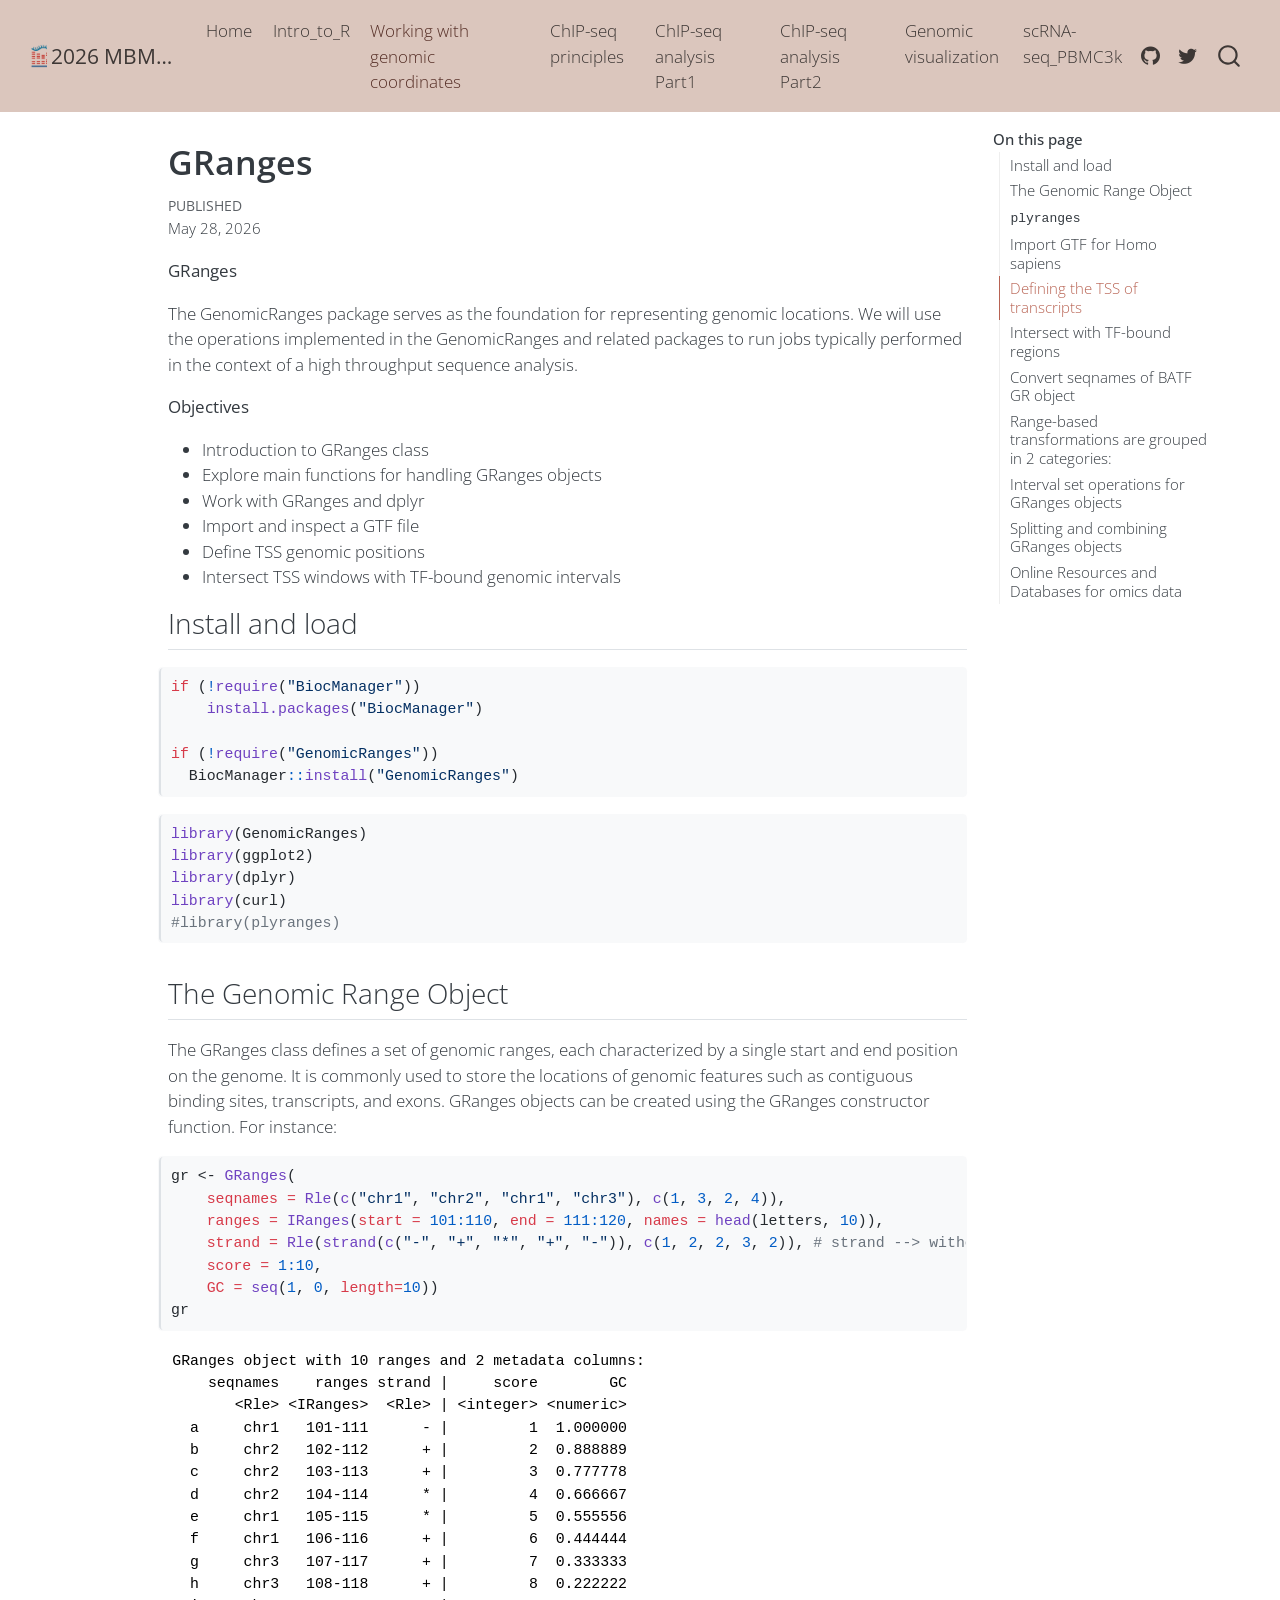
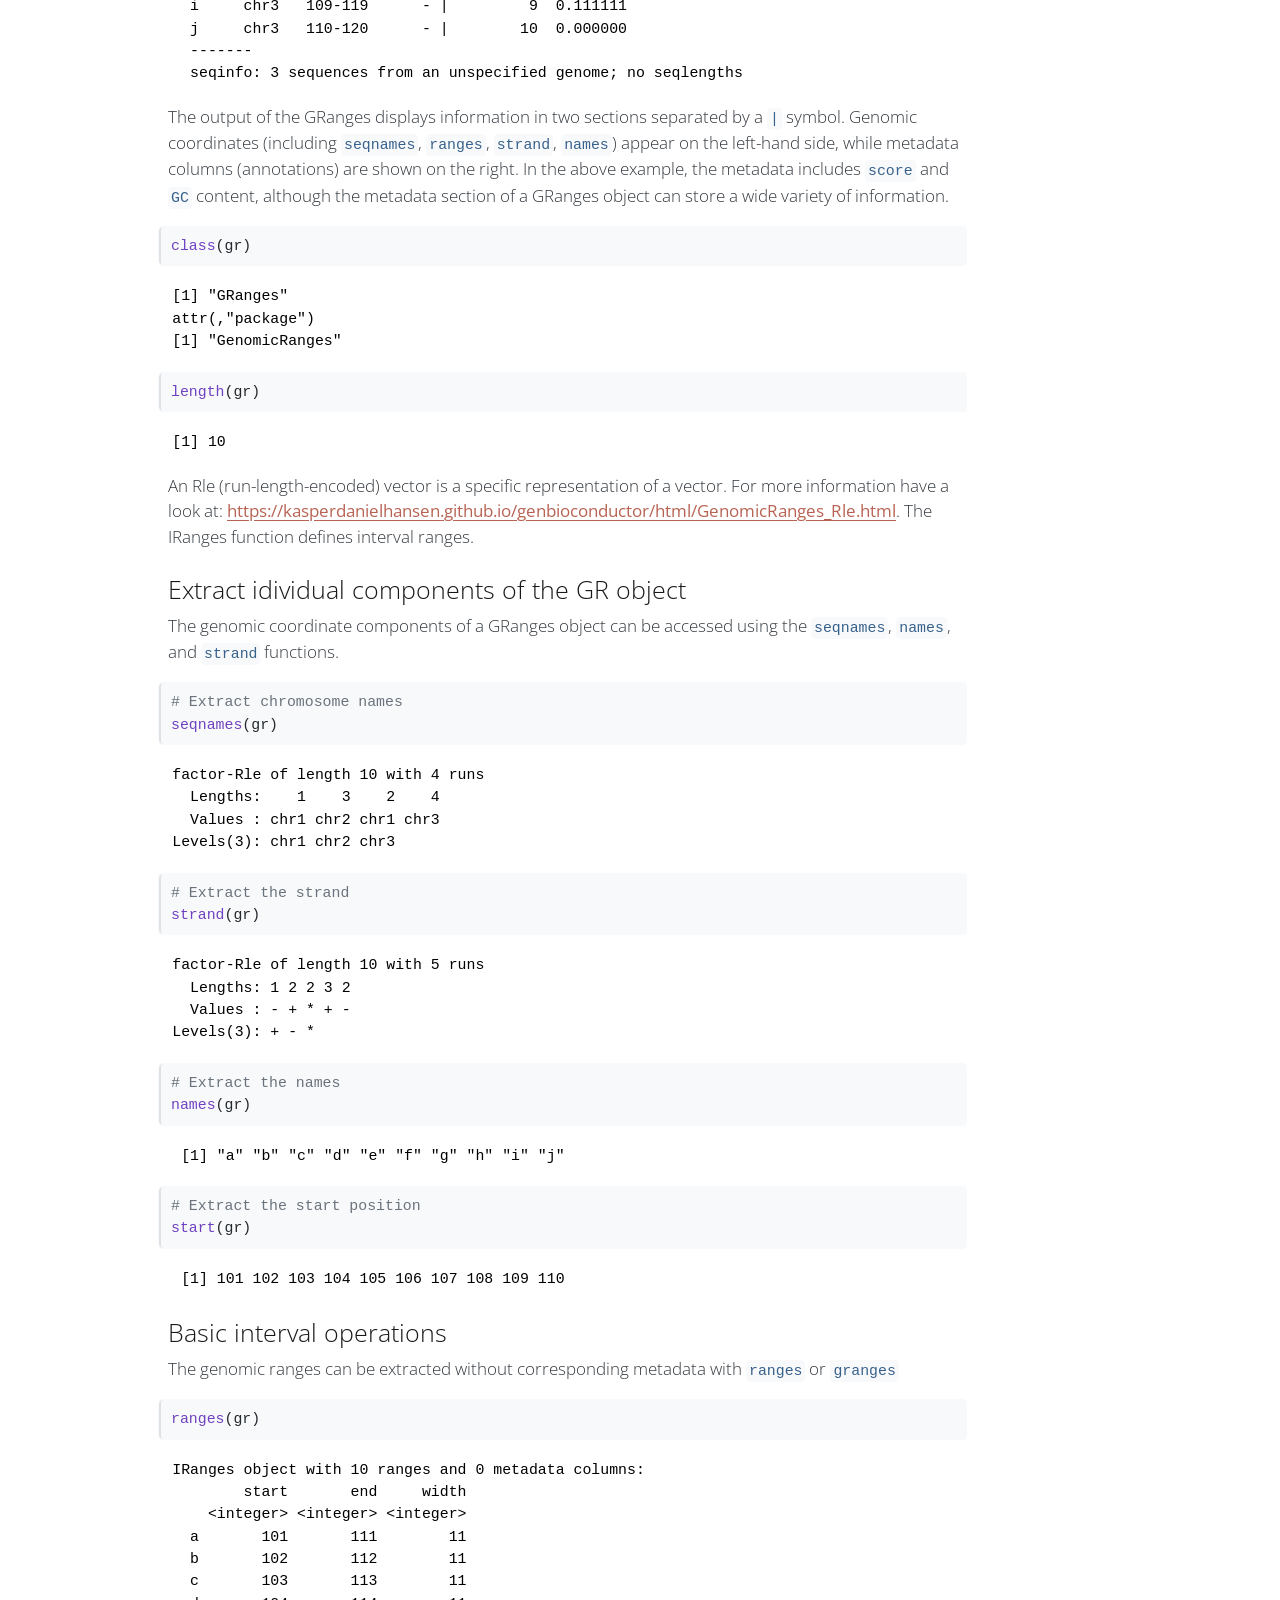
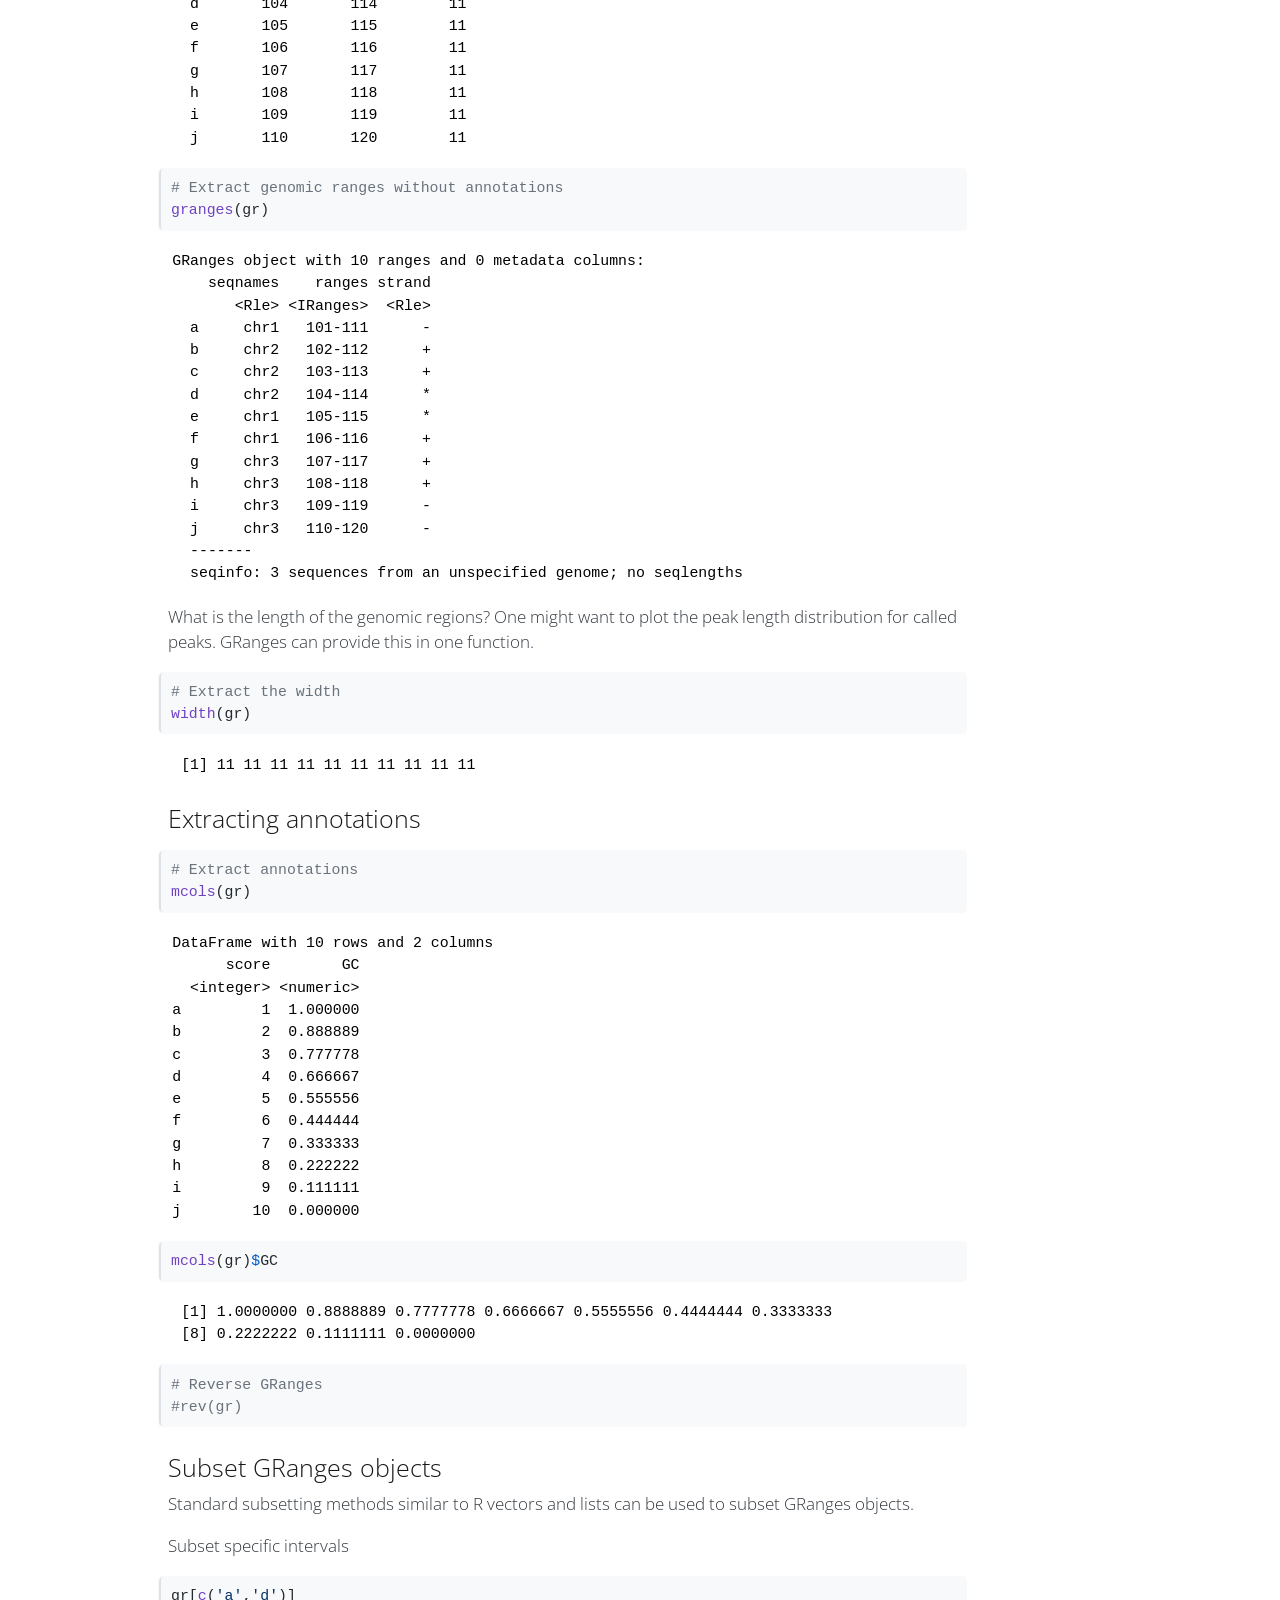
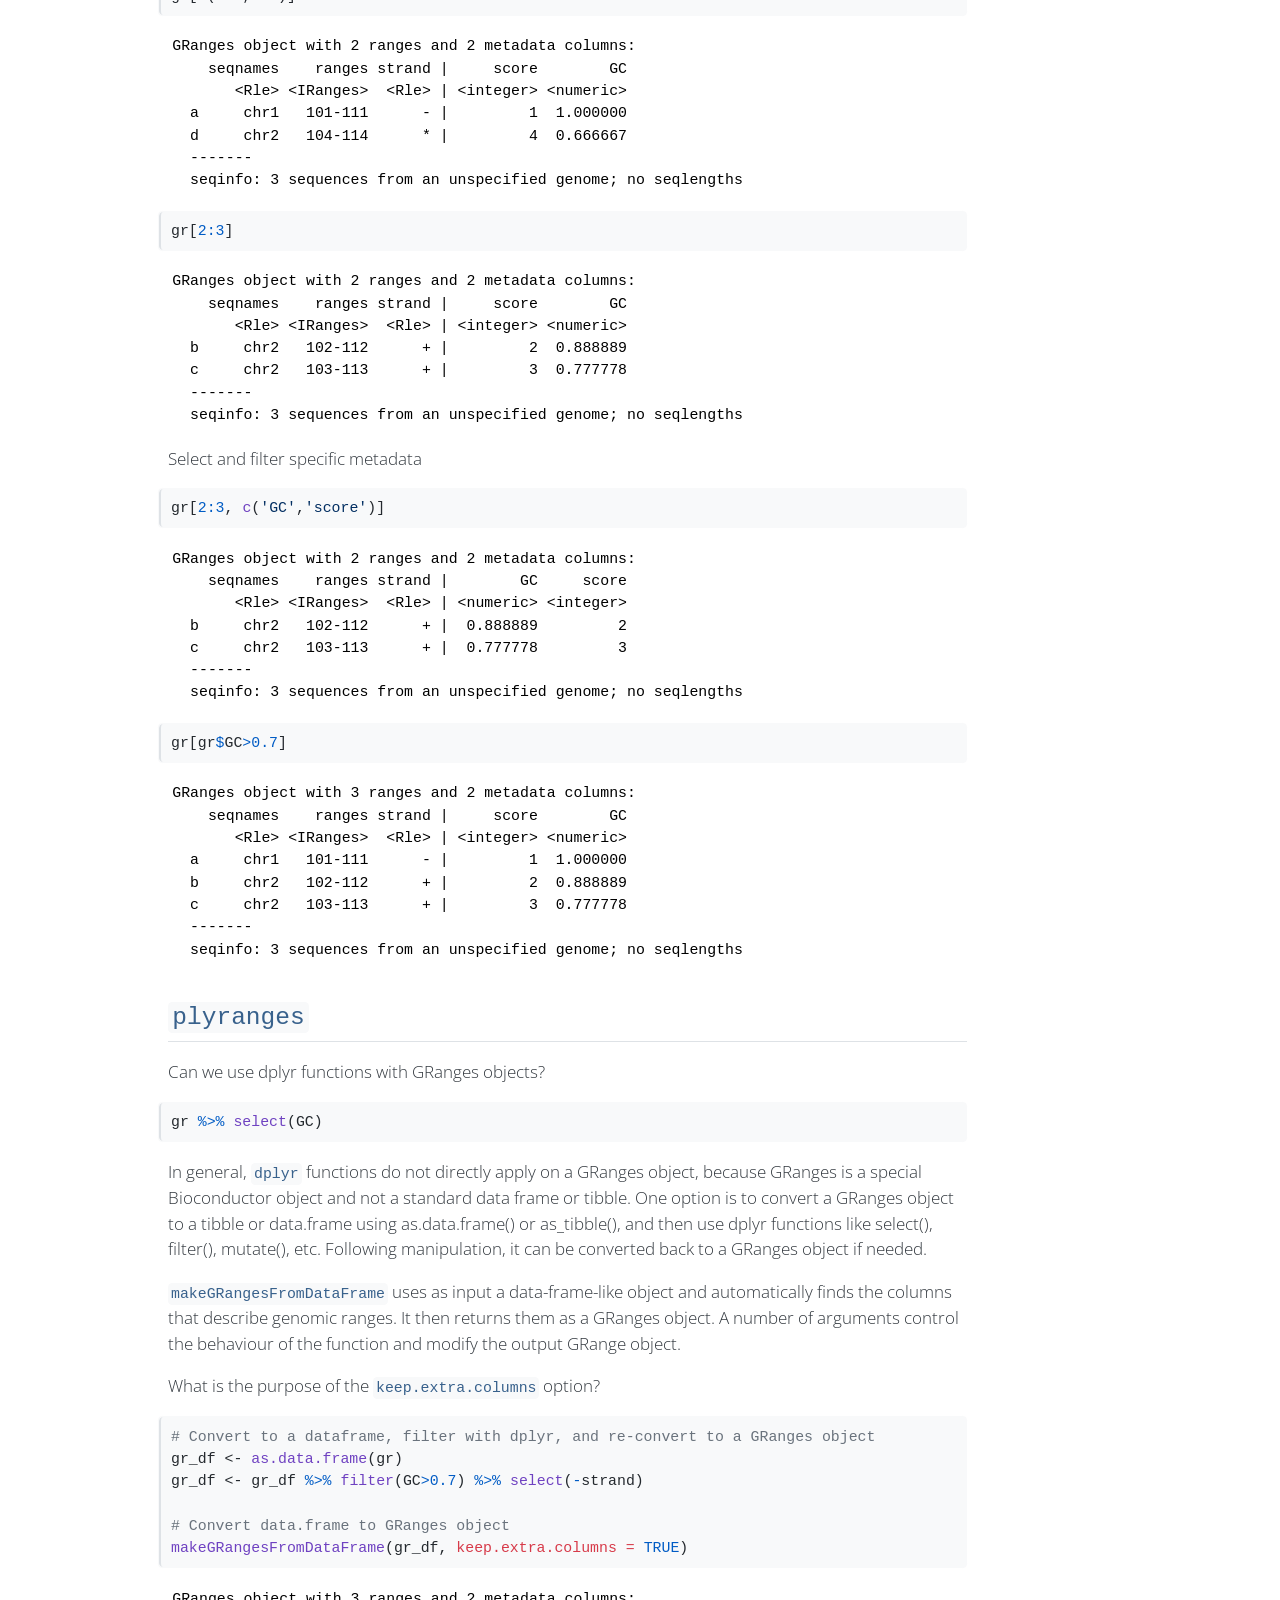
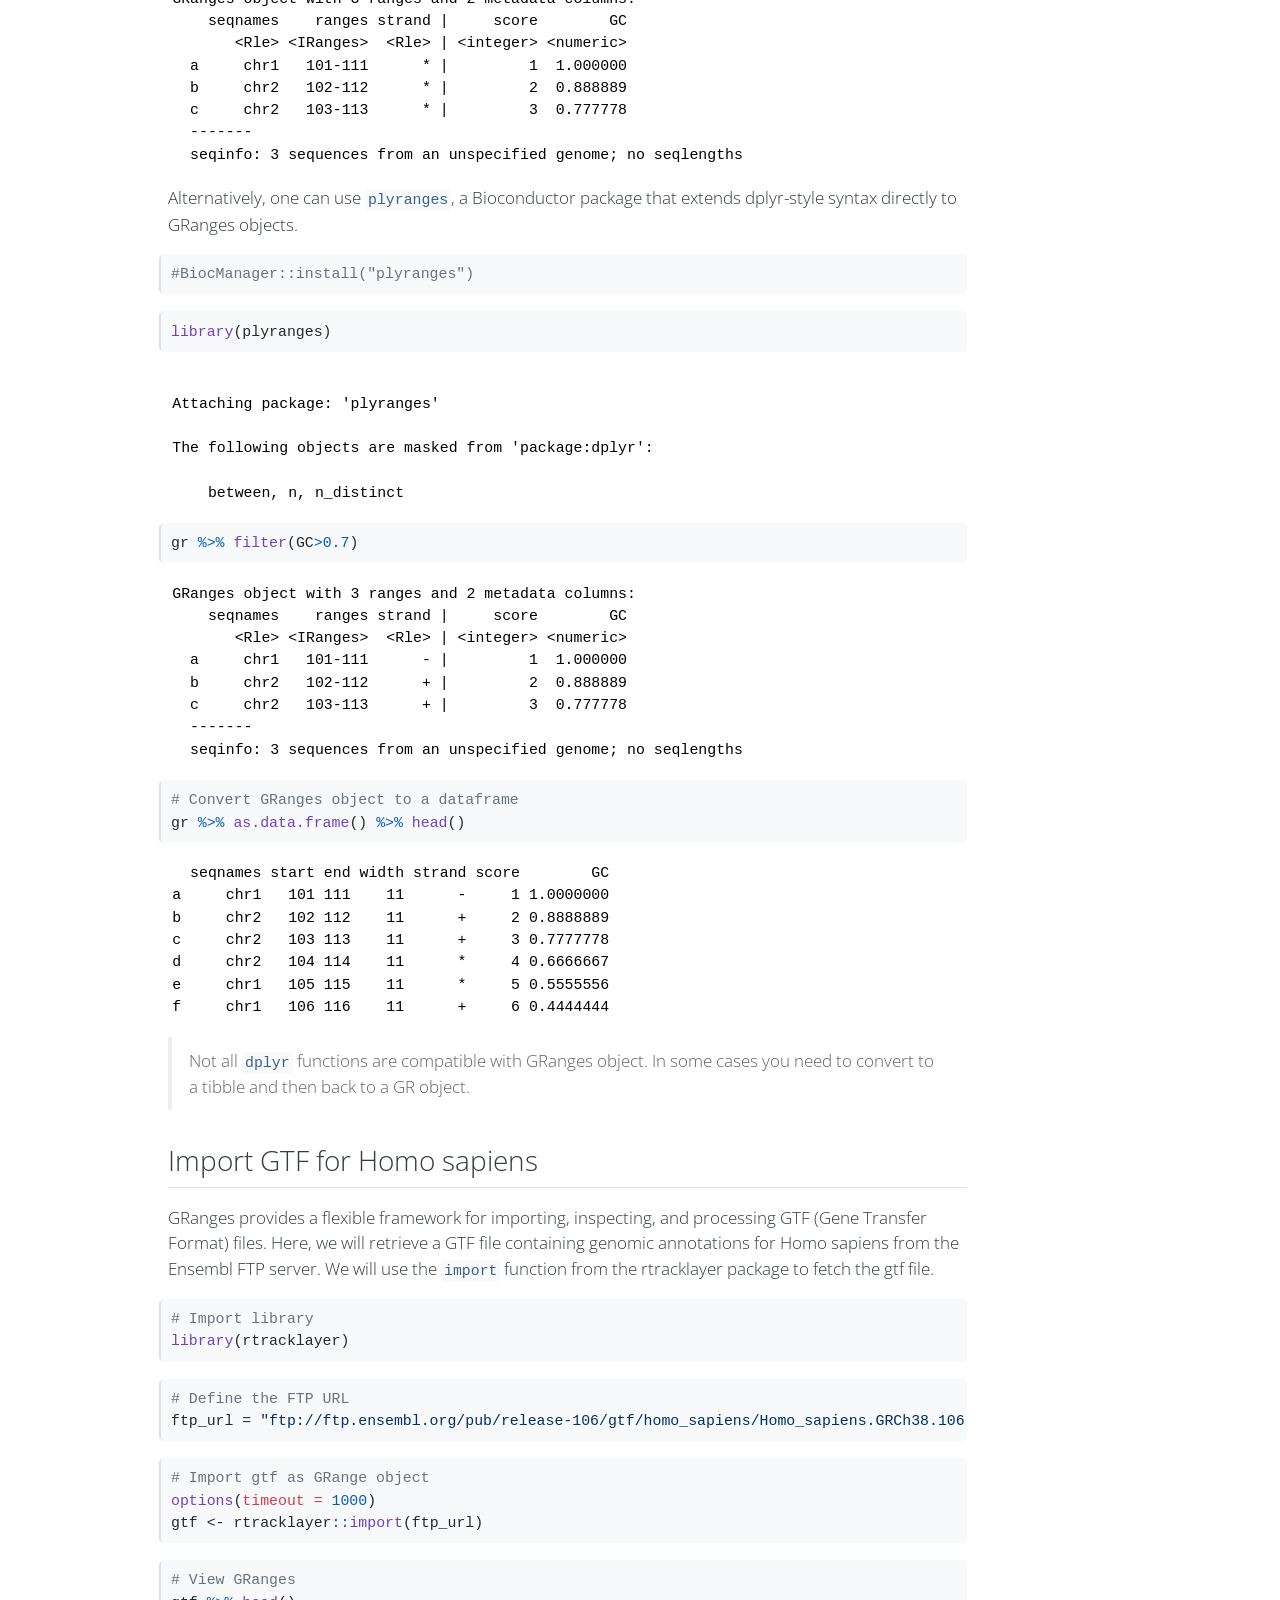
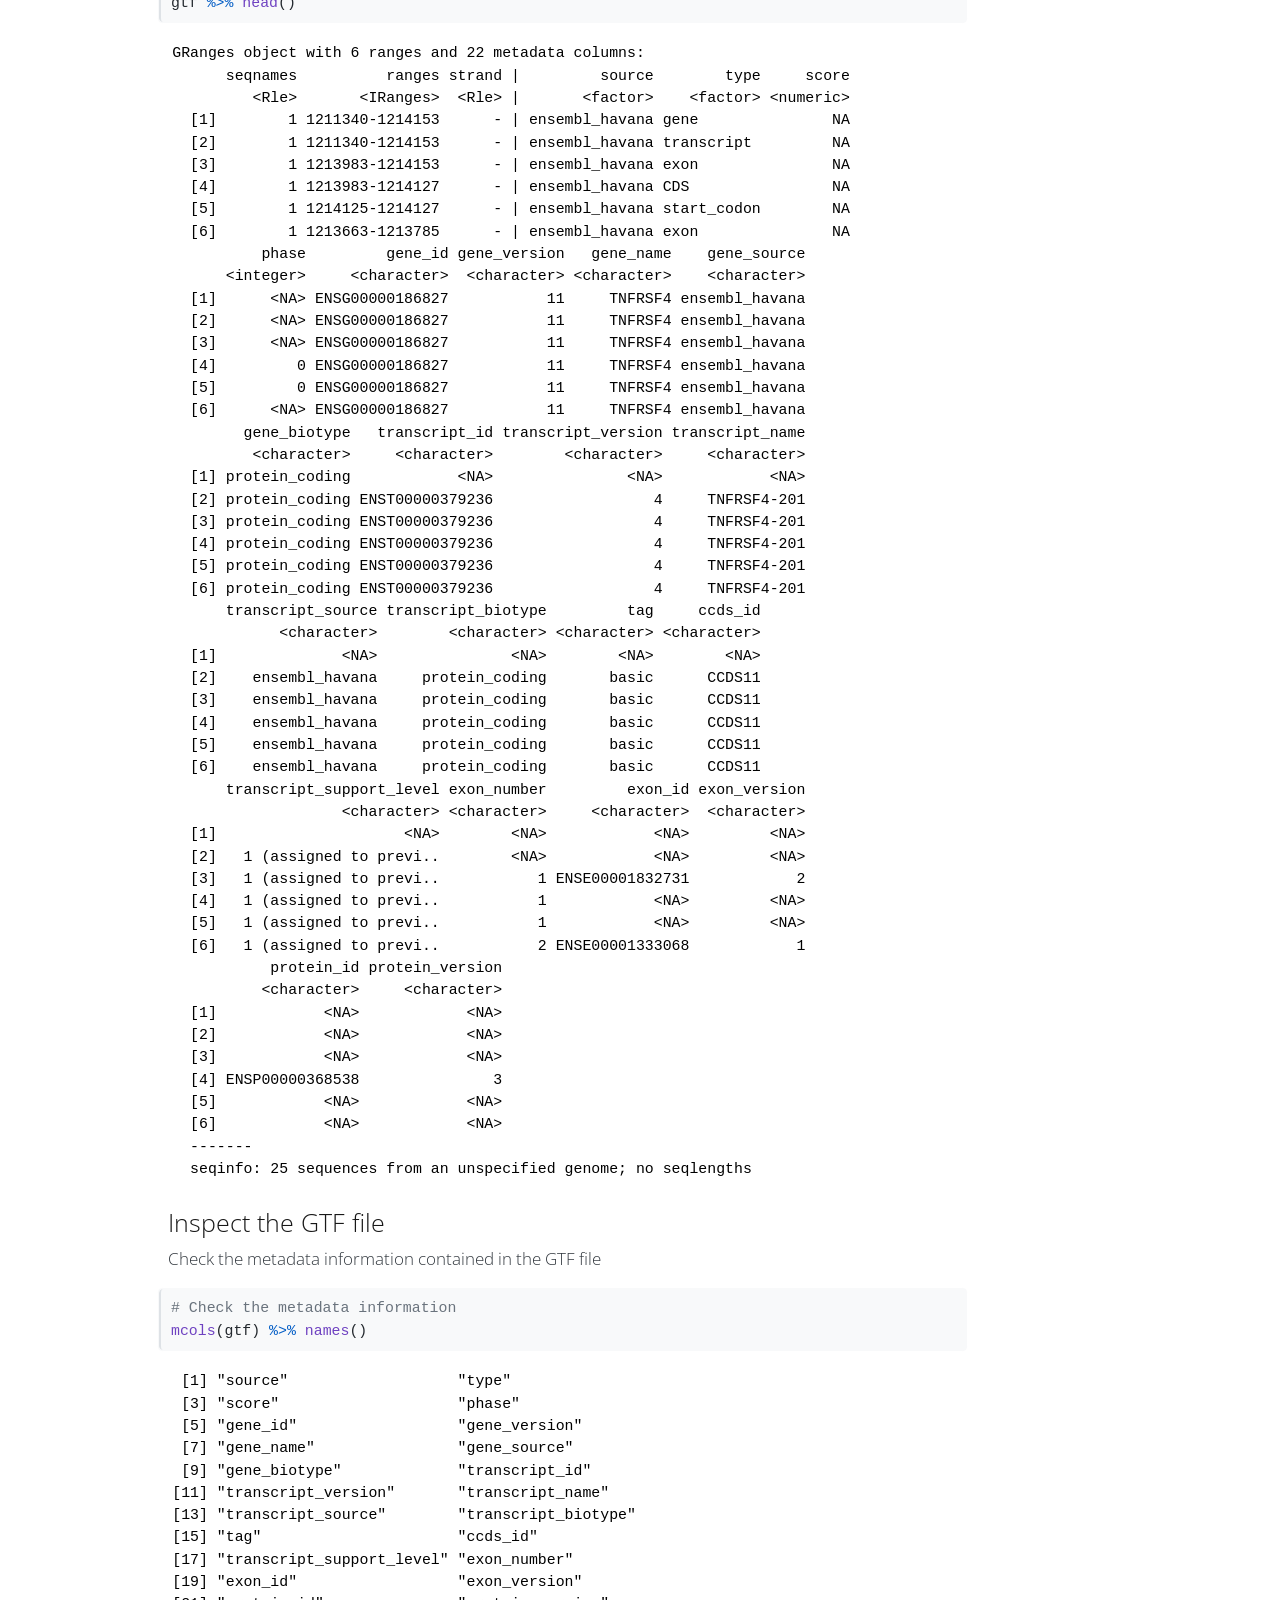
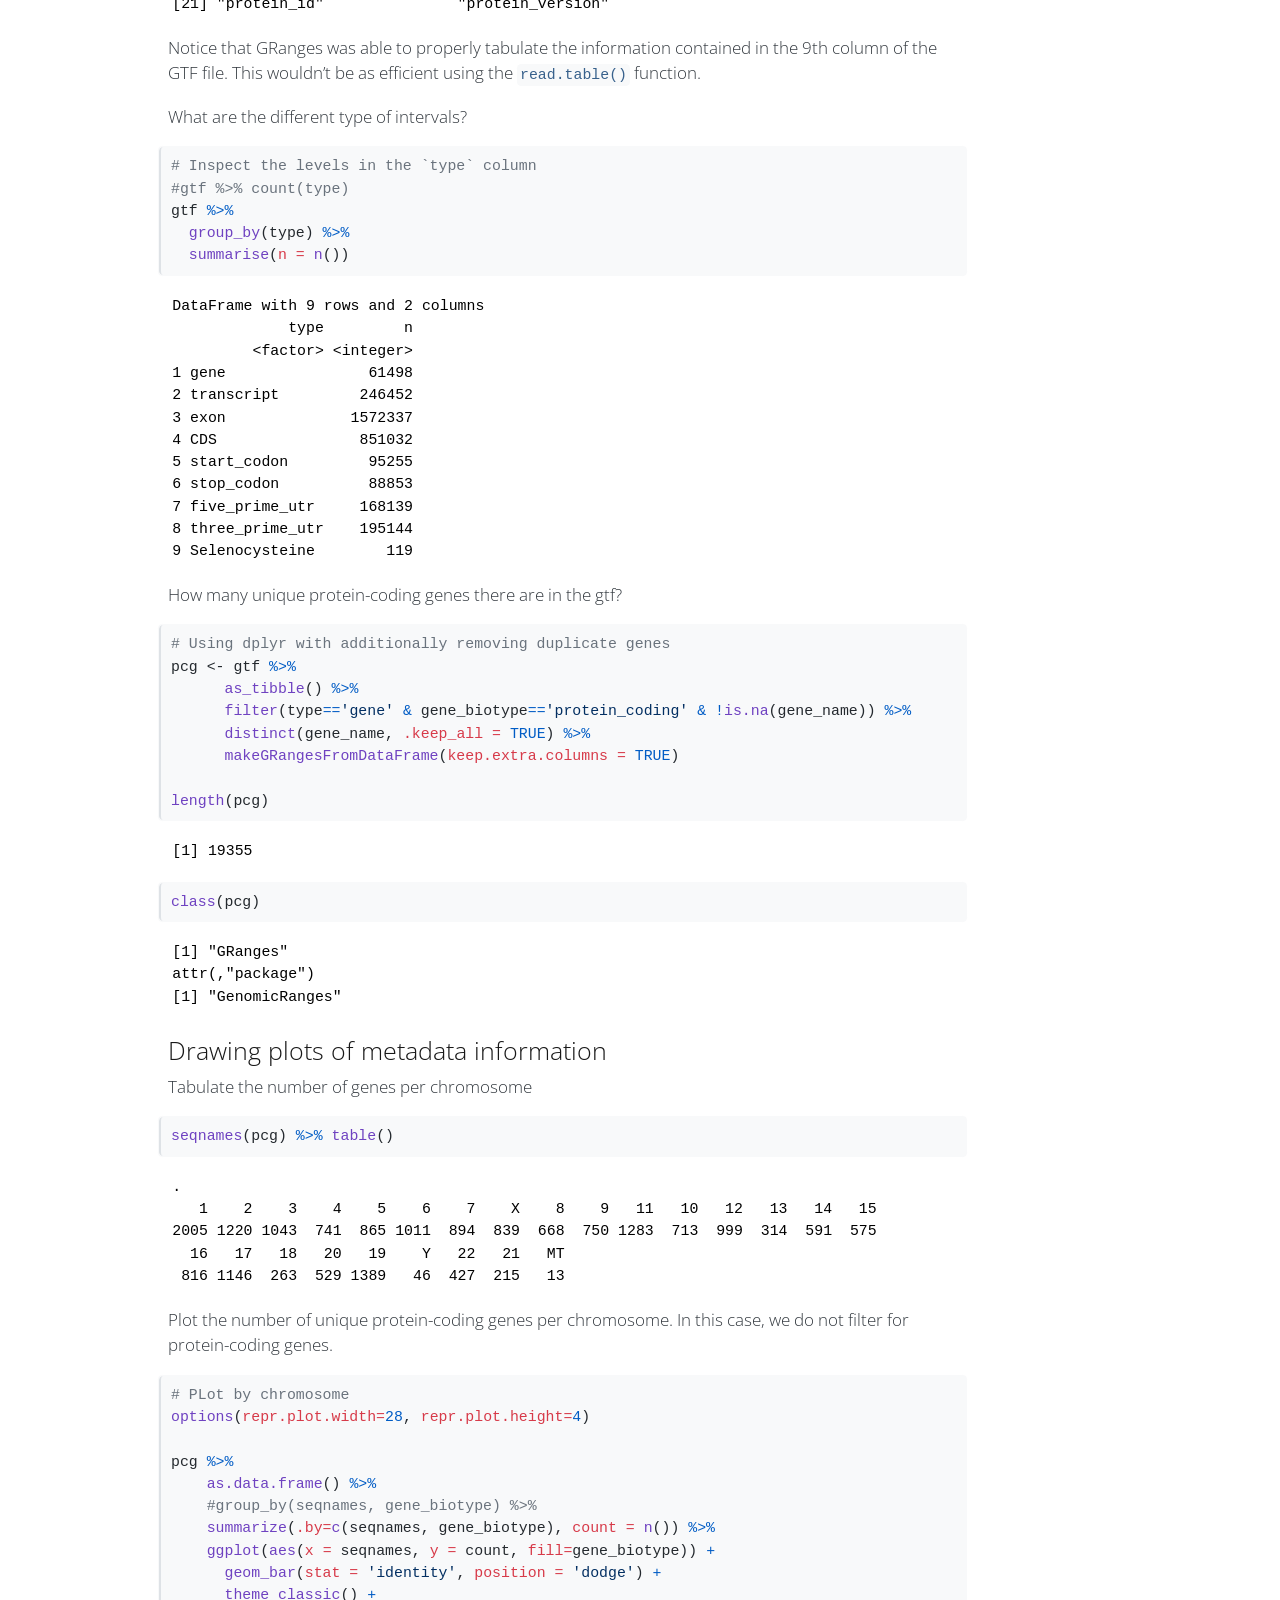
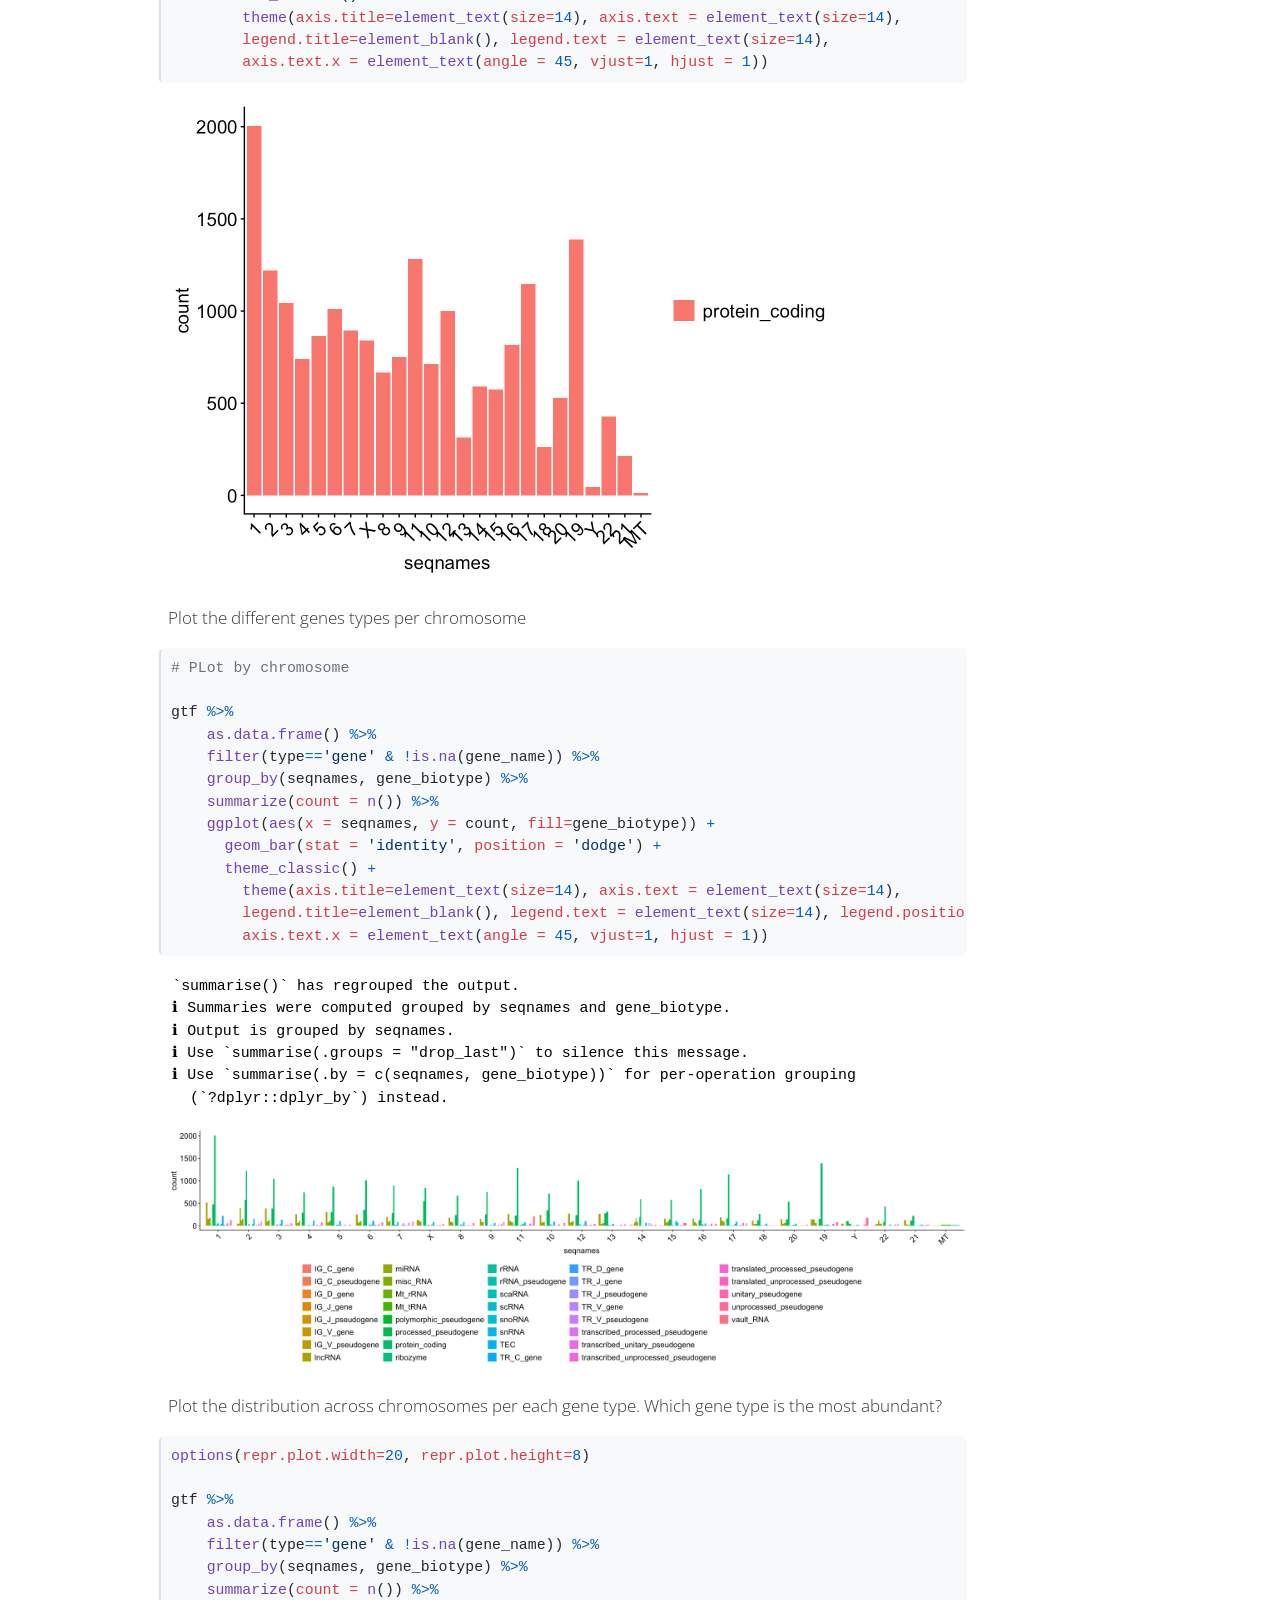
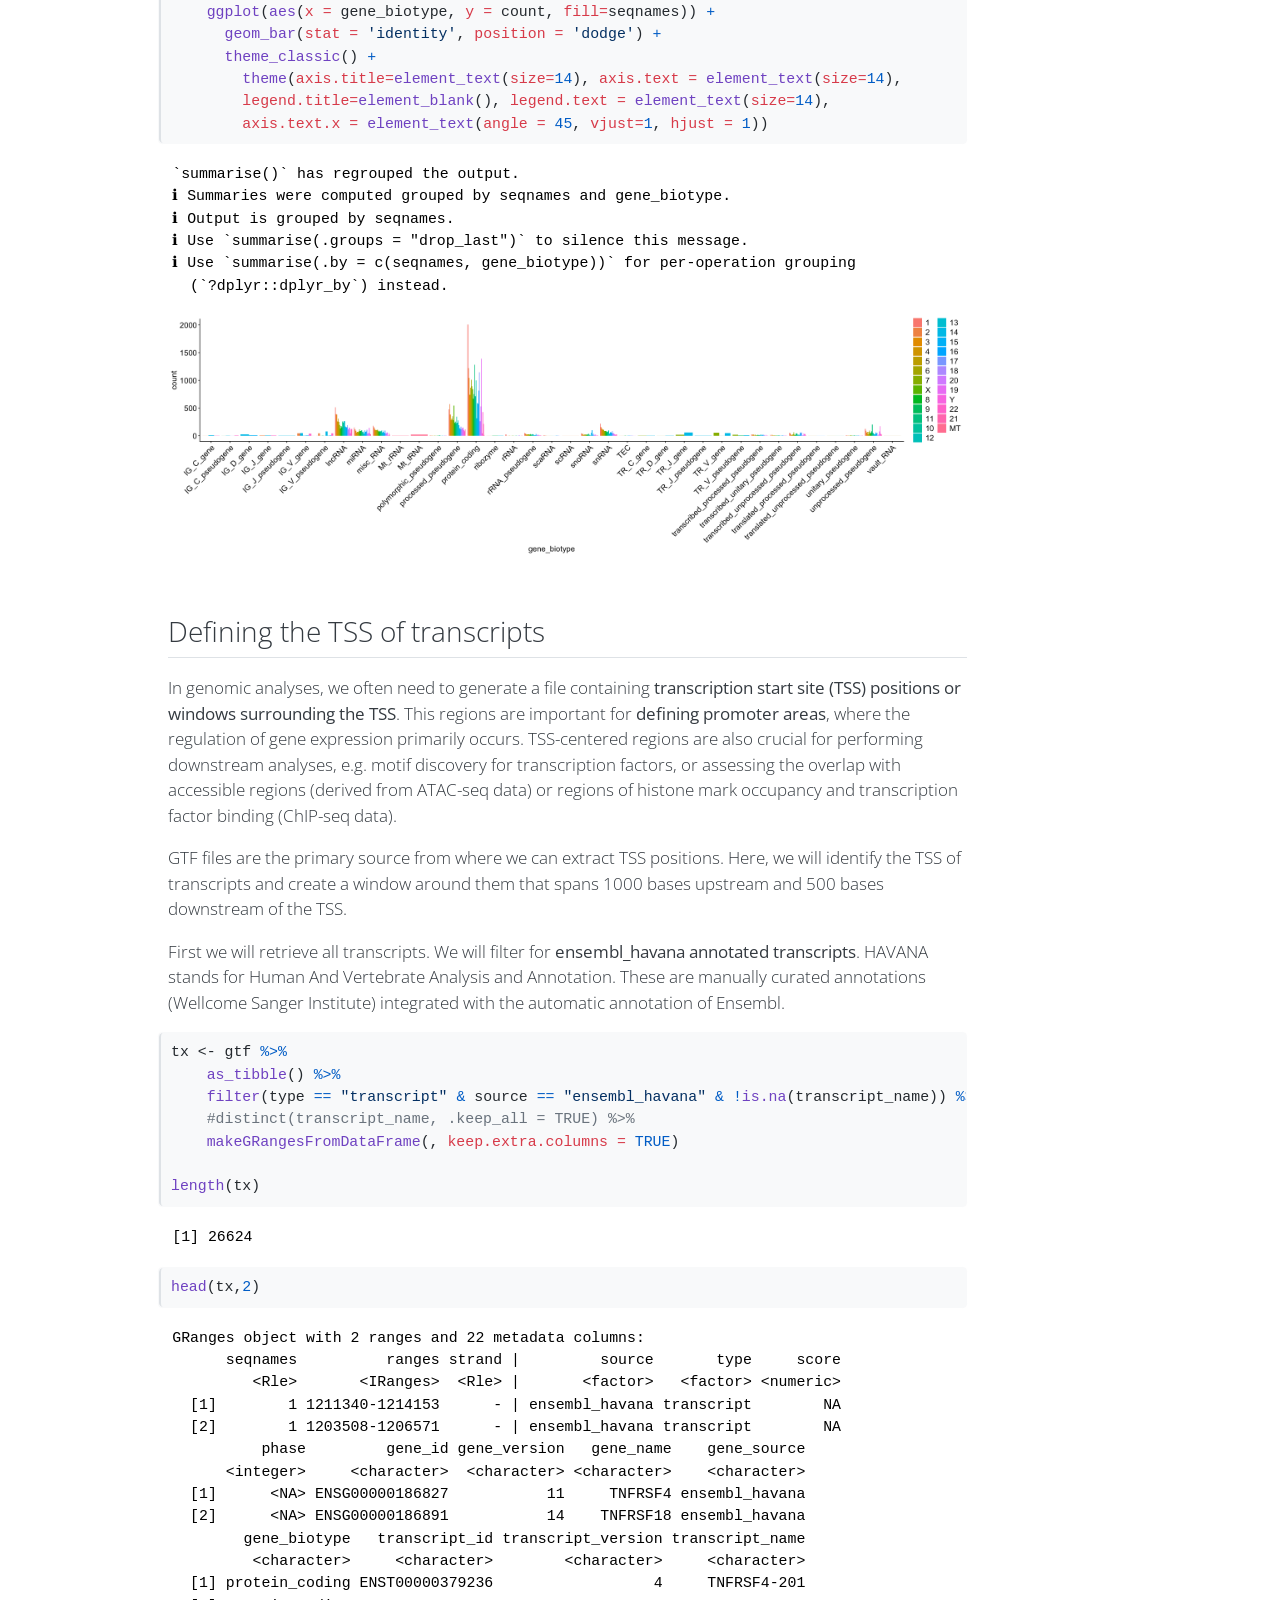
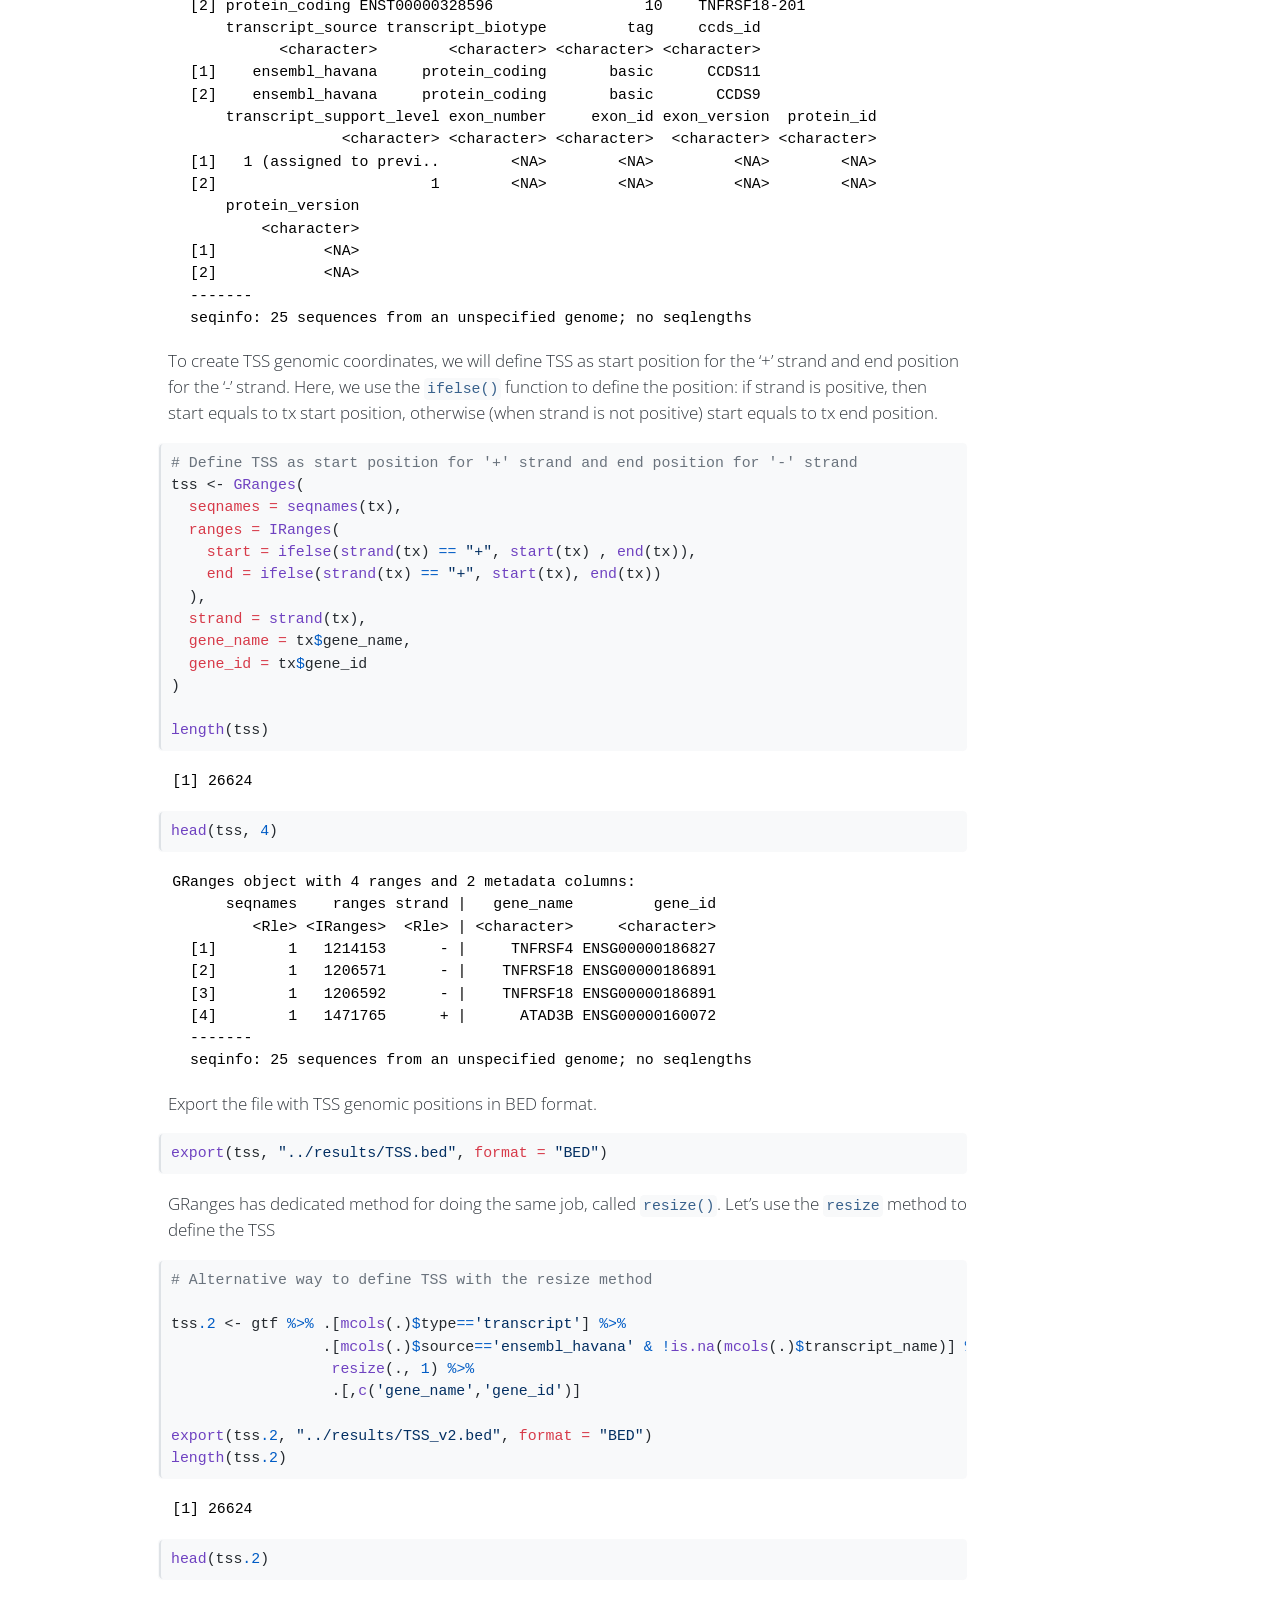
<file: docs/IntroGR/pages/GRanges_gtf.html>
<!DOCTYPE html>
<html xmlns="http://www.w3.org/1999/xhtml" lang="en" xml:lang="en"><head>

<meta charset="utf-8">
<meta name="generator" content="quarto-1.8.25">

<meta name="viewport" content="width=device-width, initial-scale=1.0, user-scalable=yes">

<meta name="dcterms.date" content="2026-05-28">

<title>GRanges – 2026 MBMM UNIMI</title>
<style>
code{white-space: pre-wrap;}
span.smallcaps{font-variant: small-caps;}
div.columns{display: flex; gap: min(4vw, 1.5em);}
div.column{flex: auto; overflow-x: auto;}
div.hanging-indent{margin-left: 1.5em; text-indent: -1.5em;}
ul.task-list{list-style: none;}
ul.task-list li input[type="checkbox"] {
  width: 0.8em;
  margin: 0 0.8em 0.2em -1em; /* quarto-specific, see https://github.com/quarto-dev/quarto-cli/issues/4556 */ 
  vertical-align: middle;
}
/* CSS for syntax highlighting */
html { -webkit-text-size-adjust: 100%; }
pre > code.sourceCode { white-space: pre; position: relative; }
pre > code.sourceCode > span { display: inline-block; line-height: 1.25; }
pre > code.sourceCode > span:empty { height: 1.2em; }
.sourceCode { overflow: visible; }
code.sourceCode > span { color: inherit; text-decoration: inherit; }
div.sourceCode { margin: 1em 0; }
pre.sourceCode { margin: 0; }
@media screen {
div.sourceCode { overflow: auto; }
}
@media print {
pre > code.sourceCode { white-space: pre-wrap; }
pre > code.sourceCode > span { text-indent: -5em; padding-left: 5em; }
}
pre.numberSource code
  { counter-reset: source-line 0; }
pre.numberSource code > span
  { position: relative; left: -4em; counter-increment: source-line; }
pre.numberSource code > span > a:first-child::before
  { content: counter(source-line);
    position: relative; left: -1em; text-align: right; vertical-align: baseline;
    border: none; display: inline-block;
    -webkit-touch-callout: none; -webkit-user-select: none;
    -khtml-user-select: none; -moz-user-select: none;
    -ms-user-select: none; user-select: none;
    padding: 0 4px; width: 4em;
  }
pre.numberSource { margin-left: 3em;  padding-left: 4px; }
div.sourceCode
  {   }
@media screen {
pre > code.sourceCode > span > a:first-child::before { text-decoration: underline; }
}
</style>


<script src="../../site_libs/quarto-nav/quarto-nav.js"></script>
<script src="../../site_libs/quarto-nav/headroom.min.js"></script>
<script src="../../site_libs/clipboard/clipboard.min.js"></script>
<script src="../../site_libs/quarto-search/autocomplete.umd.js"></script>
<script src="../../site_libs/quarto-search/fuse.min.js"></script>
<script src="../../site_libs/quarto-search/quarto-search.js"></script>
<meta name="quarto:offset" content="../../">
<link href="../.././pics/RNA-seq_icon_v2.png" rel="icon" type="image/png">
<script src="../../site_libs/quarto-html/quarto.js" type="module"></script>
<script src="../../site_libs/quarto-html/tabsets/tabsets.js" type="module"></script>
<script src="../../site_libs/quarto-html/axe/axe-check.js" type="module"></script>
<script src="../../site_libs/quarto-html/popper.min.js"></script>
<script src="../../site_libs/quarto-html/tippy.umd.min.js"></script>
<script src="../../site_libs/quarto-html/anchor.min.js"></script>
<link href="../../site_libs/quarto-html/tippy.css" rel="stylesheet">
<link href="../../site_libs/quarto-html/quarto-syntax-highlighting-065a5179aebd64318d7ea99d77b64a9e.css" rel="stylesheet" id="quarto-text-highlighting-styles">
<script src="../../site_libs/bootstrap/bootstrap.min.js"></script>
<link href="../../site_libs/bootstrap/bootstrap-icons.css" rel="stylesheet">
<link href="../../site_libs/bootstrap/bootstrap-f8036787ac8f1755500ff5c8279f95ac.min.css" rel="stylesheet" append-hash="true" id="quarto-bootstrap" data-mode="light">
<script id="quarto-search-options" type="application/json">{
  "location": "navbar",
  "copy-button": false,
  "collapse-after": 3,
  "panel-placement": "end",
  "type": "overlay",
  "limit": 50,
  "keyboard-shortcut": [
    "f",
    "/",
    "s"
  ],
  "show-item-context": false,
  "language": {
    "search-no-results-text": "No results",
    "search-matching-documents-text": "matching documents",
    "search-copy-link-title": "Copy link to search",
    "search-hide-matches-text": "Hide additional matches",
    "search-more-match-text": "more match in this document",
    "search-more-matches-text": "more matches in this document",
    "search-clear-button-title": "Clear",
    "search-text-placeholder": "",
    "search-detached-cancel-button-title": "Cancel",
    "search-submit-button-title": "Submit",
    "search-label": "Search"
  }
}</script>


</head>

<body class="nav-fixed quarto-light">

<div id="quarto-search-results"></div>
  <header id="quarto-header" class="headroom fixed-top">
    <nav class="navbar navbar-expand-lg " data-bs-theme="dark">
      <div class="navbar-container container-fluid">
      <div class="navbar-brand-container mx-auto">
    <a href="../../index.html" class="navbar-brand navbar-brand-logo">
    <img src="../.././pics/RNA-seq_icon_v2.png" alt="" class="navbar-logo light-content">
    <img src="../.././pics/RNA-seq_icon_v2.png" alt="" class="navbar-logo dark-content">
    </a>
    <a class="navbar-brand" href="../../index.html">
    <span class="navbar-title">2026 MBMM UNIMI</span>
    </a>
  </div>
            <div id="quarto-search" class="" title="Search"></div>
          <button class="navbar-toggler" type="button" data-bs-toggle="collapse" data-bs-target="#navbarCollapse" aria-controls="navbarCollapse" role="menu" aria-expanded="false" aria-label="Toggle navigation" onclick="if (window.quartoToggleHeadroom) { window.quartoToggleHeadroom(); }">
  <span class="navbar-toggler-icon"></span>
</button>
          <div class="collapse navbar-collapse" id="navbarCollapse">
            <ul class="navbar-nav navbar-nav-scroll me-auto">
  <li class="nav-item">
    <a class="nav-link" href="../../pages/index.html"> 
<span class="menu-text">Home</span></a>
  </li>  
  <li class="nav-item">
    <a class="nav-link" href="../../IntroGR/pages/Intro_to_R.html"> 
<span class="menu-text">Intro_to_R</span></a>
  </li>  
  <li class="nav-item">
    <a class="nav-link active" href="../../IntroGR/pages/GRanges_gtf.html" aria-current="page"> 
<span class="menu-text">Working with genomic coordinates</span></a>
  </li>  
  <li class="nav-item">
    <a class="nav-link" href="../../ChIP-seq_analysis/pages/ChIP-seq_principles.html"> 
<span class="menu-text">ChIP-seq principles</span></a>
  </li>  
  <li class="nav-item">
    <a class="nav-link" href="../../ChIP-seq_analysis/pages/ChIP-seq_analysis_part1.html"> 
<span class="menu-text">ChIP-seq analysis Part1</span></a>
  </li>  
  <li class="nav-item">
    <a class="nav-link" href="../../ChIP-seq_analysis/pages/ChIP-seq_analysis_part2.html"> 
<span class="menu-text">ChIP-seq analysis Part2</span></a>
  </li>  
  <li class="nav-item">
    <a class="nav-link" href="../../Gviz/pages/Genomic_overviews_with_Gviz.html"> 
<span class="menu-text">Genomic visualization</span></a>
  </li>  
  <li class="nav-item">
    <a class="nav-link" href="../../PBMC3k/pages/scRNA-seq_PBMC3k.html"> 
<span class="menu-text">scRNA-seq_PBMC3k</span></a>
  </li>  
</ul>
            <ul class="navbar-nav navbar-nav-scroll ms-auto">
  <li class="nav-item compact">
    <a class="nav-link" href="https://github.com/paganilab"> <i class="bi bi-github" role="img">
</i> 
<span class="menu-text"></span></a>
  </li>  
  <li class="nav-item compact">
    <a class="nav-link" href="https://twitter.com/LabPagani"> <i class="bi bi-twitter" role="img">
</i> 
<span class="menu-text"></span></a>
  </li>  
</ul>
          </div> <!-- /navcollapse -->
            <div class="quarto-navbar-tools">
</div>
      </div> <!-- /container-fluid -->
    </nav>
</header>
<!-- content -->
<div id="quarto-content" class="quarto-container page-columns page-rows-contents page-layout-article page-navbar">
<!-- sidebar -->
<!-- margin-sidebar -->
    <div id="quarto-margin-sidebar" class="sidebar margin-sidebar">
        <nav id="TOC" role="doc-toc" class="toc-active">
    <h2 id="toc-title">On this page</h2>
   
  <ul>
  <li><a href="#install-and-load" id="toc-install-and-load" class="nav-link active" data-scroll-target="#install-and-load">Install and load</a></li>
  <li><a href="#the-genomic-range-object" id="toc-the-genomic-range-object" class="nav-link" data-scroll-target="#the-genomic-range-object">The Genomic Range Object</a>
  <ul class="collapse">
  <li><a href="#extract-idividual-components-of-the-gr-object" id="toc-extract-idividual-components-of-the-gr-object" class="nav-link" data-scroll-target="#extract-idividual-components-of-the-gr-object">Extract idividual components of the GR object</a></li>
  <li><a href="#basic-interval-operations" id="toc-basic-interval-operations" class="nav-link" data-scroll-target="#basic-interval-operations">Basic interval operations</a></li>
  <li><a href="#extracting-annotations" id="toc-extracting-annotations" class="nav-link" data-scroll-target="#extracting-annotations">Extracting annotations</a></li>
  <li><a href="#subset-granges-objects" id="toc-subset-granges-objects" class="nav-link" data-scroll-target="#subset-granges-objects">Subset GRanges objects</a></li>
  </ul></li>
  <li><a href="#plyranges" id="toc-plyranges" class="nav-link" data-scroll-target="#plyranges"><code>plyranges</code></a></li>
  <li><a href="#import-gtf-for-homo-sapiens" id="toc-import-gtf-for-homo-sapiens" class="nav-link" data-scroll-target="#import-gtf-for-homo-sapiens">Import GTF for Homo sapiens</a>
  <ul class="collapse">
  <li><a href="#inspect-the-gtf-file" id="toc-inspect-the-gtf-file" class="nav-link" data-scroll-target="#inspect-the-gtf-file">Inspect the GTF file</a></li>
  <li><a href="#drawing-plots-of-metadata-information" id="toc-drawing-plots-of-metadata-information" class="nav-link" data-scroll-target="#drawing-plots-of-metadata-information">Drawing plots of metadata information</a></li>
  </ul></li>
  <li><a href="#defining-the-tss-of-transcripts" id="toc-defining-the-tss-of-transcripts" class="nav-link" data-scroll-target="#defining-the-tss-of-transcripts">Defining the TSS of transcripts</a></li>
  <li><a href="#intersect-with-tf-bound-regions" id="toc-intersect-with-tf-bound-regions" class="nav-link" data-scroll-target="#intersect-with-tf-bound-regions">Intersect with TF-bound regions</a>
  <ul class="collapse">
  <li><a href="#retrieve-data-from-geo" id="toc-retrieve-data-from-geo" class="nav-link" data-scroll-target="#retrieve-data-from-geo">Retrieve data from GEO</a></li>
  </ul></li>
  <li><a href="#convert-seqnames-of-batf-gr-object" id="toc-convert-seqnames-of-batf-gr-object" class="nav-link" data-scroll-target="#convert-seqnames-of-batf-gr-object">Convert seqnames of BATF GR object</a></li>
  <li><a href="#range-based-transformations-are-grouped-in-2-categories" id="toc-range-based-transformations-are-grouped-in-2-categories" class="nav-link" data-scroll-target="#range-based-transformations-are-grouped-in-2-categories">Range-based transformations are grouped in 2 categories:</a>
  <ul class="collapse">
  <li><a href="#intra-range-functions" id="toc-intra-range-functions" class="nav-link" data-scroll-target="#intra-range-functions">Intra-range functions</a></li>
  <li><a href="#inter-range-functions" id="toc-inter-range-functions" class="nav-link" data-scroll-target="#inter-range-functions">Inter-range functions</a></li>
  </ul></li>
  <li><a href="#interval-set-operations-for-granges-objects" id="toc-interval-set-operations-for-granges-objects" class="nav-link" data-scroll-target="#interval-set-operations-for-granges-objects">Interval set operations for GRanges objects</a></li>
  <li><a href="#splitting-and-combining-granges-objects" id="toc-splitting-and-combining-granges-objects" class="nav-link" data-scroll-target="#splitting-and-combining-granges-objects">Splitting and combining GRanges objects</a></li>
  <li><a href="#online-resources-and-databases-for-omics-data" id="toc-online-resources-and-databases-for-omics-data" class="nav-link" data-scroll-target="#online-resources-and-databases-for-omics-data">Online Resources and Databases for omics data</a>
  <ul class="collapse">
  <li><a href="#poor-mans-guide-to-omics" id="toc-poor-mans-guide-to-omics" class="nav-link" data-scroll-target="#poor-mans-guide-to-omics">Poor man’s guide to omics</a></li>
  </ul></li>
  </ul>
</nav>
    </div>
<!-- main -->
<main class="content" id="quarto-document-content">

<header id="title-block-header" class="quarto-title-block default">
<div class="quarto-title">
<h1 class="title">GRanges</h1>
</div>



<div class="quarto-title-meta">

    
    <div>
    <div class="quarto-title-meta-heading">Published</div>
    <div class="quarto-title-meta-contents">
      <p class="date">May 28, 2026</p>
    </div>
  </div>
  
    
  </div>
  


</header>


<p><strong>GRanges</strong></p>
<p>The GenomicRanges package serves as the foundation for representing genomic locations. We will use the operations implemented in the GenomicRanges and related packages to run jobs typically performed in the context of a high throughput sequence analysis.</p>
<p><strong>Objectives</strong></p>
<ul>
<li>Introduction to GRanges class</li>
<li>Explore main functions for handling GRanges objects</li>
<li>Work with GRanges and dplyr</li>
<li>Import and inspect a GTF file</li>
<li>Define TSS genomic positions</li>
<li>Intersect TSS windows with TF-bound genomic intervals</li>
</ul>
<section id="install-and-load" class="level2">
<h2 class="anchored" data-anchor-id="install-and-load">Install and load</h2>
<div class="cell">
<div class="code-copy-outer-scaffold"><div class="sourceCode cell-code" id="cb1"><pre class="sourceCode r code-with-copy"><code class="sourceCode r"><span id="cb1-1"><a href="#cb1-1" aria-hidden="true" tabindex="-1"></a><span class="cf">if</span> (<span class="sc">!</span><span class="fu">require</span>(<span class="st">"BiocManager"</span>))</span>
<span id="cb1-2"><a href="#cb1-2" aria-hidden="true" tabindex="-1"></a>    <span class="fu">install.packages</span>(<span class="st">"BiocManager"</span>)</span>
<span id="cb1-3"><a href="#cb1-3" aria-hidden="true" tabindex="-1"></a></span>
<span id="cb1-4"><a href="#cb1-4" aria-hidden="true" tabindex="-1"></a><span class="cf">if</span> (<span class="sc">!</span><span class="fu">require</span>(<span class="st">"GenomicRanges"</span>))</span>
<span id="cb1-5"><a href="#cb1-5" aria-hidden="true" tabindex="-1"></a>  BiocManager<span class="sc">::</span><span class="fu">install</span>(<span class="st">"GenomicRanges"</span>)</span></code></pre></div><button title="Copy to Clipboard" class="code-copy-button"><i class="bi"></i></button></div>
</div>
<div class="cell">
<div class="code-copy-outer-scaffold"><div class="sourceCode cell-code" id="cb2"><pre class="sourceCode r code-with-copy"><code class="sourceCode r"><span id="cb2-1"><a href="#cb2-1" aria-hidden="true" tabindex="-1"></a><span class="fu">library</span>(GenomicRanges)</span>
<span id="cb2-2"><a href="#cb2-2" aria-hidden="true" tabindex="-1"></a><span class="fu">library</span>(ggplot2)</span>
<span id="cb2-3"><a href="#cb2-3" aria-hidden="true" tabindex="-1"></a><span class="fu">library</span>(dplyr)</span>
<span id="cb2-4"><a href="#cb2-4" aria-hidden="true" tabindex="-1"></a><span class="fu">library</span>(curl)</span>
<span id="cb2-5"><a href="#cb2-5" aria-hidden="true" tabindex="-1"></a><span class="co">#library(plyranges)</span></span></code></pre></div><button title="Copy to Clipboard" class="code-copy-button"><i class="bi"></i></button></div>
</div>
</section>
<section id="the-genomic-range-object" class="level2">
<h2 class="anchored" data-anchor-id="the-genomic-range-object">The Genomic Range Object</h2>
<p>The GRanges class defines a set of genomic ranges, each characterized by a single start and end position on the genome. It is commonly used to store the locations of genomic features such as contiguous binding sites, transcripts, and exons. GRanges objects can be created using the GRanges constructor function. For instance:</p>
<div class="cell">
<div class="code-copy-outer-scaffold"><div class="sourceCode cell-code" id="cb3"><pre class="sourceCode r code-with-copy"><code class="sourceCode r"><span id="cb3-1"><a href="#cb3-1" aria-hidden="true" tabindex="-1"></a>gr <span class="ot">&lt;-</span> <span class="fu">GRanges</span>(</span>
<span id="cb3-2"><a href="#cb3-2" aria-hidden="true" tabindex="-1"></a>    <span class="at">seqnames =</span> <span class="fu">Rle</span>(<span class="fu">c</span>(<span class="st">"chr1"</span>, <span class="st">"chr2"</span>, <span class="st">"chr1"</span>, <span class="st">"chr3"</span>), <span class="fu">c</span>(<span class="dv">1</span>, <span class="dv">3</span>, <span class="dv">2</span>, <span class="dv">4</span>)),</span>
<span id="cb3-3"><a href="#cb3-3" aria-hidden="true" tabindex="-1"></a>    <span class="at">ranges =</span> <span class="fu">IRanges</span>(<span class="at">start =</span> <span class="dv">101</span><span class="sc">:</span><span class="dv">110</span>, <span class="at">end =</span> <span class="dv">111</span><span class="sc">:</span><span class="dv">120</span>, <span class="at">names =</span> <span class="fu">head</span>(letters, <span class="dv">10</span>)),</span>
<span id="cb3-4"><a href="#cb3-4" aria-hidden="true" tabindex="-1"></a>    <span class="at">strand =</span> <span class="fu">Rle</span>(<span class="fu">strand</span>(<span class="fu">c</span>(<span class="st">"-"</span>, <span class="st">"+"</span>, <span class="st">"*"</span>, <span class="st">"+"</span>, <span class="st">"-"</span>)), <span class="fu">c</span>(<span class="dv">1</span>, <span class="dv">2</span>, <span class="dv">2</span>, <span class="dv">3</span>, <span class="dv">2</span>)), <span class="co"># strand --&gt; without double quotes</span></span>
<span id="cb3-5"><a href="#cb3-5" aria-hidden="true" tabindex="-1"></a>    <span class="at">score =</span> <span class="dv">1</span><span class="sc">:</span><span class="dv">10</span>,</span>
<span id="cb3-6"><a href="#cb3-6" aria-hidden="true" tabindex="-1"></a>    <span class="at">GC =</span> <span class="fu">seq</span>(<span class="dv">1</span>, <span class="dv">0</span>, <span class="at">length=</span><span class="dv">10</span>))</span>
<span id="cb3-7"><a href="#cb3-7" aria-hidden="true" tabindex="-1"></a>gr</span></code></pre></div><button title="Copy to Clipboard" class="code-copy-button"><i class="bi"></i></button></div>
<div class="cell-output cell-output-stdout">
<pre><code>GRanges object with 10 ranges and 2 metadata columns:
    seqnames    ranges strand |     score        GC
       &lt;Rle&gt; &lt;IRanges&gt;  &lt;Rle&gt; | &lt;integer&gt; &lt;numeric&gt;
  a     chr1   101-111      - |         1  1.000000
  b     chr2   102-112      + |         2  0.888889
  c     chr2   103-113      + |         3  0.777778
  d     chr2   104-114      * |         4  0.666667
  e     chr1   105-115      * |         5  0.555556
  f     chr1   106-116      + |         6  0.444444
  g     chr3   107-117      + |         7  0.333333
  h     chr3   108-118      + |         8  0.222222
  i     chr3   109-119      - |         9  0.111111
  j     chr3   110-120      - |        10  0.000000
  -------
  seqinfo: 3 sequences from an unspecified genome; no seqlengths</code></pre>
</div>
</div>
<p>The output of the GRanges displays information in two sections separated by a <code>|</code> symbol. Genomic coordinates (including <code>seqnames</code>, <code>ranges</code>, <code>strand</code>, <code>names</code>) appear on the left-hand side, while metadata columns (annotations) are shown on the right. In the above example, the metadata includes <code>score</code> and <code>GC</code> content, although the metadata section of a GRanges object can store a wide variety of information.</p>
<div class="cell">
<div class="code-copy-outer-scaffold"><div class="sourceCode cell-code" id="cb5"><pre class="sourceCode r code-with-copy"><code class="sourceCode r"><span id="cb5-1"><a href="#cb5-1" aria-hidden="true" tabindex="-1"></a><span class="fu">class</span>(gr)</span></code></pre></div><button title="Copy to Clipboard" class="code-copy-button"><i class="bi"></i></button></div>
<div class="cell-output cell-output-stdout">
<pre><code>[1] "GRanges"
attr(,"package")
[1] "GenomicRanges"</code></pre>
</div>
<div class="code-copy-outer-scaffold"><div class="sourceCode cell-code" id="cb7"><pre class="sourceCode r code-with-copy"><code class="sourceCode r"><span id="cb7-1"><a href="#cb7-1" aria-hidden="true" tabindex="-1"></a><span class="fu">length</span>(gr)</span></code></pre></div><button title="Copy to Clipboard" class="code-copy-button"><i class="bi"></i></button></div>
<div class="cell-output cell-output-stdout">
<pre><code>[1] 10</code></pre>
</div>
</div>
<p>An Rle (run-length-encoded) vector is a specific representation of a vector. For more information have a look at: <a href="https://kasperdanielhansen.github.io/genbioconductor/html/GenomicRanges_Rle.html" class="uri">https://kasperdanielhansen.github.io/genbioconductor/html/GenomicRanges_Rle.html</a>. The IRanges function defines interval ranges.</p>
<section id="extract-idividual-components-of-the-gr-object" class="level3">
<h3 class="anchored" data-anchor-id="extract-idividual-components-of-the-gr-object">Extract idividual components of the GR object</h3>
<p>The genomic coordinate components of a GRanges object can be accessed using the <code>seqnames</code>, <code>names</code>, and <code>strand</code> functions.</p>
<div class="cell">
<div class="code-copy-outer-scaffold"><div class="sourceCode cell-code" id="cb9"><pre class="sourceCode r code-with-copy"><code class="sourceCode r"><span id="cb9-1"><a href="#cb9-1" aria-hidden="true" tabindex="-1"></a><span class="co"># Extract chromosome names</span></span>
<span id="cb9-2"><a href="#cb9-2" aria-hidden="true" tabindex="-1"></a><span class="fu">seqnames</span>(gr)</span></code></pre></div><button title="Copy to Clipboard" class="code-copy-button"><i class="bi"></i></button></div>
<div class="cell-output cell-output-stdout">
<pre><code>factor-Rle of length 10 with 4 runs
  Lengths:    1    3    2    4
  Values : chr1 chr2 chr1 chr3
Levels(3): chr1 chr2 chr3</code></pre>
</div>
</div>
<div class="cell">
<div class="code-copy-outer-scaffold"><div class="sourceCode cell-code" id="cb11"><pre class="sourceCode r code-with-copy"><code class="sourceCode r"><span id="cb11-1"><a href="#cb11-1" aria-hidden="true" tabindex="-1"></a><span class="co"># Extract the strand</span></span>
<span id="cb11-2"><a href="#cb11-2" aria-hidden="true" tabindex="-1"></a><span class="fu">strand</span>(gr)</span></code></pre></div><button title="Copy to Clipboard" class="code-copy-button"><i class="bi"></i></button></div>
<div class="cell-output cell-output-stdout">
<pre><code>factor-Rle of length 10 with 5 runs
  Lengths: 1 2 2 3 2
  Values : - + * + -
Levels(3): + - *</code></pre>
</div>
</div>
<div class="cell">
<div class="code-copy-outer-scaffold"><div class="sourceCode cell-code" id="cb13"><pre class="sourceCode r code-with-copy"><code class="sourceCode r"><span id="cb13-1"><a href="#cb13-1" aria-hidden="true" tabindex="-1"></a><span class="co"># Extract the names</span></span>
<span id="cb13-2"><a href="#cb13-2" aria-hidden="true" tabindex="-1"></a><span class="fu">names</span>(gr)</span></code></pre></div><button title="Copy to Clipboard" class="code-copy-button"><i class="bi"></i></button></div>
<div class="cell-output cell-output-stdout">
<pre><code> [1] "a" "b" "c" "d" "e" "f" "g" "h" "i" "j"</code></pre>
</div>
</div>
<div class="cell">
<div class="code-copy-outer-scaffold"><div class="sourceCode cell-code" id="cb15"><pre class="sourceCode r code-with-copy"><code class="sourceCode r"><span id="cb15-1"><a href="#cb15-1" aria-hidden="true" tabindex="-1"></a><span class="co"># Extract the start position</span></span>
<span id="cb15-2"><a href="#cb15-2" aria-hidden="true" tabindex="-1"></a><span class="fu">start</span>(gr)</span></code></pre></div><button title="Copy to Clipboard" class="code-copy-button"><i class="bi"></i></button></div>
<div class="cell-output cell-output-stdout">
<pre><code> [1] 101 102 103 104 105 106 107 108 109 110</code></pre>
</div>
</div>
</section>
<section id="basic-interval-operations" class="level3">
<h3 class="anchored" data-anchor-id="basic-interval-operations">Basic interval operations</h3>
<p>The genomic ranges can be extracted without corresponding metadata with <code>ranges</code> or <code>granges</code></p>
<div class="cell">
<div class="code-copy-outer-scaffold"><div class="sourceCode cell-code" id="cb17"><pre class="sourceCode r code-with-copy"><code class="sourceCode r"><span id="cb17-1"><a href="#cb17-1" aria-hidden="true" tabindex="-1"></a><span class="fu">ranges</span>(gr)</span></code></pre></div><button title="Copy to Clipboard" class="code-copy-button"><i class="bi"></i></button></div>
<div class="cell-output cell-output-stdout">
<pre><code>IRanges object with 10 ranges and 0 metadata columns:
        start       end     width
    &lt;integer&gt; &lt;integer&gt; &lt;integer&gt;
  a       101       111        11
  b       102       112        11
  c       103       113        11
  d       104       114        11
  e       105       115        11
  f       106       116        11
  g       107       117        11
  h       108       118        11
  i       109       119        11
  j       110       120        11</code></pre>
</div>
</div>
<div class="cell">
<div class="code-copy-outer-scaffold"><div class="sourceCode cell-code" id="cb19"><pre class="sourceCode r code-with-copy"><code class="sourceCode r"><span id="cb19-1"><a href="#cb19-1" aria-hidden="true" tabindex="-1"></a><span class="co"># Extract genomic ranges without annotations</span></span>
<span id="cb19-2"><a href="#cb19-2" aria-hidden="true" tabindex="-1"></a><span class="fu">granges</span>(gr)</span></code></pre></div><button title="Copy to Clipboard" class="code-copy-button"><i class="bi"></i></button></div>
<div class="cell-output cell-output-stdout">
<pre><code>GRanges object with 10 ranges and 0 metadata columns:
    seqnames    ranges strand
       &lt;Rle&gt; &lt;IRanges&gt;  &lt;Rle&gt;
  a     chr1   101-111      -
  b     chr2   102-112      +
  c     chr2   103-113      +
  d     chr2   104-114      *
  e     chr1   105-115      *
  f     chr1   106-116      +
  g     chr3   107-117      +
  h     chr3   108-118      +
  i     chr3   109-119      -
  j     chr3   110-120      -
  -------
  seqinfo: 3 sequences from an unspecified genome; no seqlengths</code></pre>
</div>
</div>
<p>What is the length of the genomic regions? One might want to plot the peak length distribution for called peaks. GRanges can provide this in one function.</p>
<div class="cell">
<div class="code-copy-outer-scaffold"><div class="sourceCode cell-code" id="cb21"><pre class="sourceCode r code-with-copy"><code class="sourceCode r"><span id="cb21-1"><a href="#cb21-1" aria-hidden="true" tabindex="-1"></a><span class="co"># Extract the width</span></span>
<span id="cb21-2"><a href="#cb21-2" aria-hidden="true" tabindex="-1"></a><span class="fu">width</span>(gr)</span></code></pre></div><button title="Copy to Clipboard" class="code-copy-button"><i class="bi"></i></button></div>
<div class="cell-output cell-output-stdout">
<pre><code> [1] 11 11 11 11 11 11 11 11 11 11</code></pre>
</div>
</div>
</section>
<section id="extracting-annotations" class="level3">
<h3 class="anchored" data-anchor-id="extracting-annotations">Extracting annotations</h3>
<div class="cell">
<div class="code-copy-outer-scaffold"><div class="sourceCode cell-code" id="cb23"><pre class="sourceCode r code-with-copy"><code class="sourceCode r"><span id="cb23-1"><a href="#cb23-1" aria-hidden="true" tabindex="-1"></a><span class="co"># Extract annotations</span></span>
<span id="cb23-2"><a href="#cb23-2" aria-hidden="true" tabindex="-1"></a><span class="fu">mcols</span>(gr)</span></code></pre></div><button title="Copy to Clipboard" class="code-copy-button"><i class="bi"></i></button></div>
<div class="cell-output cell-output-stdout">
<pre><code>DataFrame with 10 rows and 2 columns
      score        GC
  &lt;integer&gt; &lt;numeric&gt;
a         1  1.000000
b         2  0.888889
c         3  0.777778
d         4  0.666667
e         5  0.555556
f         6  0.444444
g         7  0.333333
h         8  0.222222
i         9  0.111111
j        10  0.000000</code></pre>
</div>
<div class="code-copy-outer-scaffold"><div class="sourceCode cell-code" id="cb25"><pre class="sourceCode r code-with-copy"><code class="sourceCode r"><span id="cb25-1"><a href="#cb25-1" aria-hidden="true" tabindex="-1"></a><span class="fu">mcols</span>(gr)<span class="sc">$</span>GC</span></code></pre></div><button title="Copy to Clipboard" class="code-copy-button"><i class="bi"></i></button></div>
<div class="cell-output cell-output-stdout">
<pre><code> [1] 1.0000000 0.8888889 0.7777778 0.6666667 0.5555556 0.4444444 0.3333333
 [8] 0.2222222 0.1111111 0.0000000</code></pre>
</div>
</div>
<div class="cell">
<div class="code-copy-outer-scaffold"><div class="sourceCode cell-code" id="cb27"><pre class="sourceCode r code-with-copy"><code class="sourceCode r"><span id="cb27-1"><a href="#cb27-1" aria-hidden="true" tabindex="-1"></a><span class="co"># Reverse GRanges</span></span>
<span id="cb27-2"><a href="#cb27-2" aria-hidden="true" tabindex="-1"></a><span class="co">#rev(gr)</span></span></code></pre></div><button title="Copy to Clipboard" class="code-copy-button"><i class="bi"></i></button></div>
</div>
</section>
<section id="subset-granges-objects" class="level3">
<h3 class="anchored" data-anchor-id="subset-granges-objects">Subset GRanges objects</h3>
<p>Standard subsetting methods similar to R vectors and lists can be used to subset GRanges objects.</p>
<p>Subset specific intervals</p>
<div class="cell">
<div class="code-copy-outer-scaffold"><div class="sourceCode cell-code" id="cb28"><pre class="sourceCode r code-with-copy"><code class="sourceCode r"><span id="cb28-1"><a href="#cb28-1" aria-hidden="true" tabindex="-1"></a>gr[<span class="fu">c</span>(<span class="st">'a'</span>,<span class="st">'d'</span>)]</span></code></pre></div><button title="Copy to Clipboard" class="code-copy-button"><i class="bi"></i></button></div>
<div class="cell-output cell-output-stdout">
<pre><code>GRanges object with 2 ranges and 2 metadata columns:
    seqnames    ranges strand |     score        GC
       &lt;Rle&gt; &lt;IRanges&gt;  &lt;Rle&gt; | &lt;integer&gt; &lt;numeric&gt;
  a     chr1   101-111      - |         1  1.000000
  d     chr2   104-114      * |         4  0.666667
  -------
  seqinfo: 3 sequences from an unspecified genome; no seqlengths</code></pre>
</div>
<div class="code-copy-outer-scaffold"><div class="sourceCode cell-code" id="cb30"><pre class="sourceCode r code-with-copy"><code class="sourceCode r"><span id="cb30-1"><a href="#cb30-1" aria-hidden="true" tabindex="-1"></a>gr[<span class="dv">2</span><span class="sc">:</span><span class="dv">3</span>]</span></code></pre></div><button title="Copy to Clipboard" class="code-copy-button"><i class="bi"></i></button></div>
<div class="cell-output cell-output-stdout">
<pre><code>GRanges object with 2 ranges and 2 metadata columns:
    seqnames    ranges strand |     score        GC
       &lt;Rle&gt; &lt;IRanges&gt;  &lt;Rle&gt; | &lt;integer&gt; &lt;numeric&gt;
  b     chr2   102-112      + |         2  0.888889
  c     chr2   103-113      + |         3  0.777778
  -------
  seqinfo: 3 sequences from an unspecified genome; no seqlengths</code></pre>
</div>
</div>
<p>Select and filter specific metadata</p>
<div class="cell">
<div class="code-copy-outer-scaffold"><div class="sourceCode cell-code" id="cb32"><pre class="sourceCode r code-with-copy"><code class="sourceCode r"><span id="cb32-1"><a href="#cb32-1" aria-hidden="true" tabindex="-1"></a>gr[<span class="dv">2</span><span class="sc">:</span><span class="dv">3</span>, <span class="fu">c</span>(<span class="st">'GC'</span>,<span class="st">'score'</span>)]</span></code></pre></div><button title="Copy to Clipboard" class="code-copy-button"><i class="bi"></i></button></div>
<div class="cell-output cell-output-stdout">
<pre><code>GRanges object with 2 ranges and 2 metadata columns:
    seqnames    ranges strand |        GC     score
       &lt;Rle&gt; &lt;IRanges&gt;  &lt;Rle&gt; | &lt;numeric&gt; &lt;integer&gt;
  b     chr2   102-112      + |  0.888889         2
  c     chr2   103-113      + |  0.777778         3
  -------
  seqinfo: 3 sequences from an unspecified genome; no seqlengths</code></pre>
</div>
</div>
<div class="cell">
<div class="code-copy-outer-scaffold"><div class="sourceCode cell-code" id="cb34"><pre class="sourceCode r code-with-copy"><code class="sourceCode r"><span id="cb34-1"><a href="#cb34-1" aria-hidden="true" tabindex="-1"></a>gr[gr<span class="sc">$</span>GC<span class="sc">&gt;</span><span class="fl">0.7</span>]</span></code></pre></div><button title="Copy to Clipboard" class="code-copy-button"><i class="bi"></i></button></div>
<div class="cell-output cell-output-stdout">
<pre><code>GRanges object with 3 ranges and 2 metadata columns:
    seqnames    ranges strand |     score        GC
       &lt;Rle&gt; &lt;IRanges&gt;  &lt;Rle&gt; | &lt;integer&gt; &lt;numeric&gt;
  a     chr1   101-111      - |         1  1.000000
  b     chr2   102-112      + |         2  0.888889
  c     chr2   103-113      + |         3  0.777778
  -------
  seqinfo: 3 sequences from an unspecified genome; no seqlengths</code></pre>
</div>
</div>
</section>
</section>
<section id="plyranges" class="level2">
<h2 class="anchored" data-anchor-id="plyranges"><code>plyranges</code></h2>
<p>Can we use dplyr functions with GRanges objects?</p>
<div class="cell">
<div class="code-copy-outer-scaffold"><div class="sourceCode cell-code" id="cb36"><pre class="sourceCode r code-with-copy"><code class="sourceCode r"><span id="cb36-1"><a href="#cb36-1" aria-hidden="true" tabindex="-1"></a>gr <span class="sc">%&gt;%</span> <span class="fu">select</span>(GC)</span></code></pre></div><button title="Copy to Clipboard" class="code-copy-button"><i class="bi"></i></button></div>
</div>
<p>In general, <code>dplyr</code> functions do not directly apply on a GRanges object, because GRanges is a special Bioconductor object and not a standard data frame or tibble. One option is to convert a GRanges object to a tibble or data.frame using as.data.frame() or as_tibble(), and then use dplyr functions like select(), filter(), mutate(), etc. Following manipulation, it can be converted back to a GRanges object if needed.</p>
<p><code>makeGRangesFromDataFrame</code> uses as input a data-frame-like object and automatically finds the columns that describe genomic ranges. It then returns them as a GRanges object. A number of arguments control the behaviour of the function and modify the output GRange object.</p>
<p>What is the purpose of the <code>keep.extra.columns</code> option?</p>
<div class="cell">
<div class="code-copy-outer-scaffold"><div class="sourceCode cell-code" id="cb37"><pre class="sourceCode r code-with-copy"><code class="sourceCode r"><span id="cb37-1"><a href="#cb37-1" aria-hidden="true" tabindex="-1"></a><span class="co"># Convert to a dataframe, filter with dplyr, and re-convert to a GRanges object</span></span>
<span id="cb37-2"><a href="#cb37-2" aria-hidden="true" tabindex="-1"></a>gr_df <span class="ot">&lt;-</span> <span class="fu">as.data.frame</span>(gr)</span>
<span id="cb37-3"><a href="#cb37-3" aria-hidden="true" tabindex="-1"></a>gr_df <span class="ot">&lt;-</span> gr_df <span class="sc">%&gt;%</span> <span class="fu">filter</span>(GC<span class="sc">&gt;</span><span class="fl">0.7</span>) <span class="sc">%&gt;%</span> <span class="fu">select</span>(<span class="sc">-</span>strand)</span>
<span id="cb37-4"><a href="#cb37-4" aria-hidden="true" tabindex="-1"></a></span>
<span id="cb37-5"><a href="#cb37-5" aria-hidden="true" tabindex="-1"></a><span class="co"># Convert data.frame to GRanges object </span></span>
<span id="cb37-6"><a href="#cb37-6" aria-hidden="true" tabindex="-1"></a><span class="fu">makeGRangesFromDataFrame</span>(gr_df, <span class="at">keep.extra.columns =</span> <span class="cn">TRUE</span>)</span></code></pre></div><button title="Copy to Clipboard" class="code-copy-button"><i class="bi"></i></button></div>
<div class="cell-output cell-output-stdout">
<pre><code>GRanges object with 3 ranges and 2 metadata columns:
    seqnames    ranges strand |     score        GC
       &lt;Rle&gt; &lt;IRanges&gt;  &lt;Rle&gt; | &lt;integer&gt; &lt;numeric&gt;
  a     chr1   101-111      * |         1  1.000000
  b     chr2   102-112      * |         2  0.888889
  c     chr2   103-113      * |         3  0.777778
  -------
  seqinfo: 3 sequences from an unspecified genome; no seqlengths</code></pre>
</div>
</div>
<p>Alternatively, one can use <code>plyranges</code>, a Bioconductor package that extends dplyr-style syntax directly to GRanges objects.</p>
<div class="cell">
<div class="code-copy-outer-scaffold"><div class="sourceCode cell-code" id="cb39"><pre class="sourceCode r code-with-copy"><code class="sourceCode r"><span id="cb39-1"><a href="#cb39-1" aria-hidden="true" tabindex="-1"></a><span class="co">#BiocManager::install("plyranges")</span></span></code></pre></div><button title="Copy to Clipboard" class="code-copy-button"><i class="bi"></i></button></div>
</div>
<div class="cell">
<div class="code-copy-outer-scaffold"><div class="sourceCode cell-code" id="cb40"><pre class="sourceCode r code-with-copy"><code class="sourceCode r"><span id="cb40-1"><a href="#cb40-1" aria-hidden="true" tabindex="-1"></a><span class="fu">library</span>(plyranges)</span></code></pre></div><button title="Copy to Clipboard" class="code-copy-button"><i class="bi"></i></button></div>
<div class="cell-output cell-output-stderr">
<pre><code>
Attaching package: 'plyranges'</code></pre>
</div>
<div class="cell-output cell-output-stderr">
<pre><code>The following objects are masked from 'package:dplyr':

    between, n, n_distinct</code></pre>
</div>
<div class="code-copy-outer-scaffold"><div class="sourceCode cell-code" id="cb43"><pre class="sourceCode r code-with-copy"><code class="sourceCode r"><span id="cb43-1"><a href="#cb43-1" aria-hidden="true" tabindex="-1"></a>gr <span class="sc">%&gt;%</span> <span class="fu">filter</span>(GC<span class="sc">&gt;</span><span class="fl">0.7</span>)</span></code></pre></div><button title="Copy to Clipboard" class="code-copy-button"><i class="bi"></i></button></div>
<div class="cell-output cell-output-stdout">
<pre><code>GRanges object with 3 ranges and 2 metadata columns:
    seqnames    ranges strand |     score        GC
       &lt;Rle&gt; &lt;IRanges&gt;  &lt;Rle&gt; | &lt;integer&gt; &lt;numeric&gt;
  a     chr1   101-111      - |         1  1.000000
  b     chr2   102-112      + |         2  0.888889
  c     chr2   103-113      + |         3  0.777778
  -------
  seqinfo: 3 sequences from an unspecified genome; no seqlengths</code></pre>
</div>
</div>
<div class="cell">
<div class="code-copy-outer-scaffold"><div class="sourceCode cell-code" id="cb45"><pre class="sourceCode r code-with-copy"><code class="sourceCode r"><span id="cb45-1"><a href="#cb45-1" aria-hidden="true" tabindex="-1"></a><span class="co"># Convert GRanges object to a dataframe </span></span>
<span id="cb45-2"><a href="#cb45-2" aria-hidden="true" tabindex="-1"></a>gr <span class="sc">%&gt;%</span> <span class="fu">as.data.frame</span>() <span class="sc">%&gt;%</span> <span class="fu">head</span>()</span></code></pre></div><button title="Copy to Clipboard" class="code-copy-button"><i class="bi"></i></button></div>
<div class="cell-output cell-output-stdout">
<pre><code>  seqnames start end width strand score        GC
a     chr1   101 111    11      -     1 1.0000000
b     chr2   102 112    11      +     2 0.8888889
c     chr2   103 113    11      +     3 0.7777778
d     chr2   104 114    11      *     4 0.6666667
e     chr1   105 115    11      *     5 0.5555556
f     chr1   106 116    11      +     6 0.4444444</code></pre>
</div>
</div>
<blockquote class="blockquote">
<p>Not all <code>dplyr</code> functions are compatible with GRanges object. In some cases you need to convert to a tibble and then back to a GR object.</p>
</blockquote>
</section>
<section id="import-gtf-for-homo-sapiens" class="level2">
<h2 class="anchored" data-anchor-id="import-gtf-for-homo-sapiens">Import GTF for Homo sapiens</h2>
<p>GRanges provides a flexible framework for importing, inspecting, and processing GTF (Gene Transfer Format) files. Here, we will retrieve a GTF file containing genomic annotations for Homo sapiens from the Ensembl FTP server. We will use the <code>import</code> function from the rtracklayer package to fetch the gtf file.</p>
<div class="cell">
<div class="code-copy-outer-scaffold"><div class="sourceCode cell-code" id="cb47"><pre class="sourceCode r code-with-copy"><code class="sourceCode r"><span id="cb47-1"><a href="#cb47-1" aria-hidden="true" tabindex="-1"></a><span class="co"># Import library</span></span>
<span id="cb47-2"><a href="#cb47-2" aria-hidden="true" tabindex="-1"></a><span class="fu">library</span>(rtracklayer)</span></code></pre></div><button title="Copy to Clipboard" class="code-copy-button"><i class="bi"></i></button></div>
</div>
<div class="cell">
<div class="code-copy-outer-scaffold"><div class="sourceCode cell-code" id="cb48"><pre class="sourceCode r code-with-copy"><code class="sourceCode r"><span id="cb48-1"><a href="#cb48-1" aria-hidden="true" tabindex="-1"></a><span class="co"># Define the FTP URL</span></span>
<span id="cb48-2"><a href="#cb48-2" aria-hidden="true" tabindex="-1"></a>ftp_url <span class="ot">=</span> <span class="st">"ftp://ftp.ensembl.org/pub/release-106/gtf/homo_sapiens/Homo_sapiens.GRCh38.106.chr.gtf.gz"</span></span></code></pre></div><button title="Copy to Clipboard" class="code-copy-button"><i class="bi"></i></button></div>
</div>
<div class="cell">
<div class="code-copy-outer-scaffold"><div class="sourceCode cell-code" id="cb49"><pre class="sourceCode r code-with-copy"><code class="sourceCode r"><span id="cb49-1"><a href="#cb49-1" aria-hidden="true" tabindex="-1"></a><span class="co"># Import gtf as GRange object</span></span>
<span id="cb49-2"><a href="#cb49-2" aria-hidden="true" tabindex="-1"></a><span class="fu">options</span>(<span class="at">timeout =</span> <span class="dv">1000</span>)</span>
<span id="cb49-3"><a href="#cb49-3" aria-hidden="true" tabindex="-1"></a>gtf <span class="ot">&lt;-</span> rtracklayer<span class="sc">::</span><span class="fu">import</span>(ftp_url)</span></code></pre></div><button title="Copy to Clipboard" class="code-copy-button"><i class="bi"></i></button></div>
</div>
<div class="cell">
<div class="code-copy-outer-scaffold"><div class="sourceCode cell-code" id="cb50"><pre class="sourceCode r code-with-copy"><code class="sourceCode r"><span id="cb50-1"><a href="#cb50-1" aria-hidden="true" tabindex="-1"></a><span class="co"># View GRanges </span></span>
<span id="cb50-2"><a href="#cb50-2" aria-hidden="true" tabindex="-1"></a>gtf <span class="sc">%&gt;%</span> <span class="fu">head</span>()</span></code></pre></div><button title="Copy to Clipboard" class="code-copy-button"><i class="bi"></i></button></div>
<div class="cell-output cell-output-stdout">
<pre><code>GRanges object with 6 ranges and 22 metadata columns:
      seqnames          ranges strand |         source        type     score
         &lt;Rle&gt;       &lt;IRanges&gt;  &lt;Rle&gt; |       &lt;factor&gt;    &lt;factor&gt; &lt;numeric&gt;
  [1]        1 1211340-1214153      - | ensembl_havana gene               NA
  [2]        1 1211340-1214153      - | ensembl_havana transcript         NA
  [3]        1 1213983-1214153      - | ensembl_havana exon               NA
  [4]        1 1213983-1214127      - | ensembl_havana CDS                NA
  [5]        1 1214125-1214127      - | ensembl_havana start_codon        NA
  [6]        1 1213663-1213785      - | ensembl_havana exon               NA
          phase         gene_id gene_version   gene_name    gene_source
      &lt;integer&gt;     &lt;character&gt;  &lt;character&gt; &lt;character&gt;    &lt;character&gt;
  [1]      &lt;NA&gt; ENSG00000186827           11     TNFRSF4 ensembl_havana
  [2]      &lt;NA&gt; ENSG00000186827           11     TNFRSF4 ensembl_havana
  [3]      &lt;NA&gt; ENSG00000186827           11     TNFRSF4 ensembl_havana
  [4]         0 ENSG00000186827           11     TNFRSF4 ensembl_havana
  [5]         0 ENSG00000186827           11     TNFRSF4 ensembl_havana
  [6]      &lt;NA&gt; ENSG00000186827           11     TNFRSF4 ensembl_havana
        gene_biotype   transcript_id transcript_version transcript_name
         &lt;character&gt;     &lt;character&gt;        &lt;character&gt;     &lt;character&gt;
  [1] protein_coding            &lt;NA&gt;               &lt;NA&gt;            &lt;NA&gt;
  [2] protein_coding ENST00000379236                  4     TNFRSF4-201
  [3] protein_coding ENST00000379236                  4     TNFRSF4-201
  [4] protein_coding ENST00000379236                  4     TNFRSF4-201
  [5] protein_coding ENST00000379236                  4     TNFRSF4-201
  [6] protein_coding ENST00000379236                  4     TNFRSF4-201
      transcript_source transcript_biotype         tag     ccds_id
            &lt;character&gt;        &lt;character&gt; &lt;character&gt; &lt;character&gt;
  [1]              &lt;NA&gt;               &lt;NA&gt;        &lt;NA&gt;        &lt;NA&gt;
  [2]    ensembl_havana     protein_coding       basic      CCDS11
  [3]    ensembl_havana     protein_coding       basic      CCDS11
  [4]    ensembl_havana     protein_coding       basic      CCDS11
  [5]    ensembl_havana     protein_coding       basic      CCDS11
  [6]    ensembl_havana     protein_coding       basic      CCDS11
      transcript_support_level exon_number         exon_id exon_version
                   &lt;character&gt; &lt;character&gt;     &lt;character&gt;  &lt;character&gt;
  [1]                     &lt;NA&gt;        &lt;NA&gt;            &lt;NA&gt;         &lt;NA&gt;
  [2]   1 (assigned to previ..        &lt;NA&gt;            &lt;NA&gt;         &lt;NA&gt;
  [3]   1 (assigned to previ..           1 ENSE00001832731            2
  [4]   1 (assigned to previ..           1            &lt;NA&gt;         &lt;NA&gt;
  [5]   1 (assigned to previ..           1            &lt;NA&gt;         &lt;NA&gt;
  [6]   1 (assigned to previ..           2 ENSE00001333068            1
           protein_id protein_version
          &lt;character&gt;     &lt;character&gt;
  [1]            &lt;NA&gt;            &lt;NA&gt;
  [2]            &lt;NA&gt;            &lt;NA&gt;
  [3]            &lt;NA&gt;            &lt;NA&gt;
  [4] ENSP00000368538               3
  [5]            &lt;NA&gt;            &lt;NA&gt;
  [6]            &lt;NA&gt;            &lt;NA&gt;
  -------
  seqinfo: 25 sequences from an unspecified genome; no seqlengths</code></pre>
</div>
</div>
<section id="inspect-the-gtf-file" class="level3">
<h3 class="anchored" data-anchor-id="inspect-the-gtf-file">Inspect the GTF file</h3>
<p>Check the metadata information contained in the GTF file</p>
<div class="cell">
<div class="code-copy-outer-scaffold"><div class="sourceCode cell-code" id="cb52"><pre class="sourceCode r code-with-copy"><code class="sourceCode r"><span id="cb52-1"><a href="#cb52-1" aria-hidden="true" tabindex="-1"></a><span class="co"># Check the metadata information</span></span>
<span id="cb52-2"><a href="#cb52-2" aria-hidden="true" tabindex="-1"></a><span class="fu">mcols</span>(gtf) <span class="sc">%&gt;%</span> <span class="fu">names</span>()</span></code></pre></div><button title="Copy to Clipboard" class="code-copy-button"><i class="bi"></i></button></div>
<div class="cell-output cell-output-stdout">
<pre><code> [1] "source"                   "type"                    
 [3] "score"                    "phase"                   
 [5] "gene_id"                  "gene_version"            
 [7] "gene_name"                "gene_source"             
 [9] "gene_biotype"             "transcript_id"           
[11] "transcript_version"       "transcript_name"         
[13] "transcript_source"        "transcript_biotype"      
[15] "tag"                      "ccds_id"                 
[17] "transcript_support_level" "exon_number"             
[19] "exon_id"                  "exon_version"            
[21] "protein_id"               "protein_version"         </code></pre>
</div>
</div>
<p>Notice that GRanges was able to properly tabulate the information contained in the 9th column of the GTF file. This wouldn’t be as efficient using the <code>read.table()</code> function.</p>
<p>What are the different type of intervals?</p>
<div class="cell">
<div class="code-copy-outer-scaffold"><div class="sourceCode cell-code" id="cb54"><pre class="sourceCode r code-with-copy"><code class="sourceCode r"><span id="cb54-1"><a href="#cb54-1" aria-hidden="true" tabindex="-1"></a><span class="co"># Inspect the levels in the `type` column</span></span>
<span id="cb54-2"><a href="#cb54-2" aria-hidden="true" tabindex="-1"></a><span class="co">#gtf %&gt;% count(type)</span></span>
<span id="cb54-3"><a href="#cb54-3" aria-hidden="true" tabindex="-1"></a>gtf <span class="sc">%&gt;%</span></span>
<span id="cb54-4"><a href="#cb54-4" aria-hidden="true" tabindex="-1"></a>  <span class="fu">group_by</span>(type) <span class="sc">%&gt;%</span></span>
<span id="cb54-5"><a href="#cb54-5" aria-hidden="true" tabindex="-1"></a>  <span class="fu">summarise</span>(<span class="at">n =</span> <span class="fu">n</span>())</span></code></pre></div><button title="Copy to Clipboard" class="code-copy-button"><i class="bi"></i></button></div>
<div class="cell-output cell-output-stdout">
<pre><code>DataFrame with 9 rows and 2 columns
             type         n
         &lt;factor&gt; &lt;integer&gt;
1 gene                61498
2 transcript         246452
3 exon              1572337
4 CDS                851032
5 start_codon         95255
6 stop_codon          88853
7 five_prime_utr     168139
8 three_prime_utr    195144
9 Selenocysteine        119</code></pre>
</div>
</div>
<p>How many unique protein-coding genes there are in the gtf?</p>
<div class="cell">
<div class="code-copy-outer-scaffold"><div class="sourceCode cell-code" id="cb56"><pre class="sourceCode r code-with-copy"><code class="sourceCode r"><span id="cb56-1"><a href="#cb56-1" aria-hidden="true" tabindex="-1"></a><span class="co"># Using dplyr with additionally removing duplicate genes</span></span>
<span id="cb56-2"><a href="#cb56-2" aria-hidden="true" tabindex="-1"></a>pcg <span class="ot">&lt;-</span> gtf <span class="sc">%&gt;%</span> </span>
<span id="cb56-3"><a href="#cb56-3" aria-hidden="true" tabindex="-1"></a>      <span class="fu">as_tibble</span>() <span class="sc">%&gt;%</span></span>
<span id="cb56-4"><a href="#cb56-4" aria-hidden="true" tabindex="-1"></a>      <span class="fu">filter</span>(type<span class="sc">==</span><span class="st">'gene'</span> <span class="sc">&amp;</span> gene_biotype<span class="sc">==</span><span class="st">'protein_coding'</span> <span class="sc">&amp;</span> <span class="sc">!</span><span class="fu">is.na</span>(gene_name)) <span class="sc">%&gt;%</span></span>
<span id="cb56-5"><a href="#cb56-5" aria-hidden="true" tabindex="-1"></a>      <span class="fu">distinct</span>(gene_name, <span class="at">.keep_all =</span> <span class="cn">TRUE</span>) <span class="sc">%&gt;%</span></span>
<span id="cb56-6"><a href="#cb56-6" aria-hidden="true" tabindex="-1"></a>      <span class="fu">makeGRangesFromDataFrame</span>(<span class="at">keep.extra.columns =</span> <span class="cn">TRUE</span>)</span>
<span id="cb56-7"><a href="#cb56-7" aria-hidden="true" tabindex="-1"></a></span>
<span id="cb56-8"><a href="#cb56-8" aria-hidden="true" tabindex="-1"></a><span class="fu">length</span>(pcg)</span></code></pre></div><button title="Copy to Clipboard" class="code-copy-button"><i class="bi"></i></button></div>
<div class="cell-output cell-output-stdout">
<pre><code>[1] 19355</code></pre>
</div>
<div class="code-copy-outer-scaffold"><div class="sourceCode cell-code" id="cb58"><pre class="sourceCode r code-with-copy"><code class="sourceCode r"><span id="cb58-1"><a href="#cb58-1" aria-hidden="true" tabindex="-1"></a><span class="fu">class</span>(pcg)</span></code></pre></div><button title="Copy to Clipboard" class="code-copy-button"><i class="bi"></i></button></div>
<div class="cell-output cell-output-stdout">
<pre><code>[1] "GRanges"
attr(,"package")
[1] "GenomicRanges"</code></pre>
</div>
</div>
</section>
<section id="drawing-plots-of-metadata-information" class="level3">
<h3 class="anchored" data-anchor-id="drawing-plots-of-metadata-information">Drawing plots of metadata information</h3>
<p>Tabulate the number of genes per chromosome</p>
<div class="cell">
<div class="code-copy-outer-scaffold"><div class="sourceCode cell-code" id="cb60"><pre class="sourceCode r code-with-copy"><code class="sourceCode r"><span id="cb60-1"><a href="#cb60-1" aria-hidden="true" tabindex="-1"></a><span class="fu">seqnames</span>(pcg) <span class="sc">%&gt;%</span> <span class="fu">table</span>()</span></code></pre></div><button title="Copy to Clipboard" class="code-copy-button"><i class="bi"></i></button></div>
<div class="cell-output cell-output-stdout">
<pre><code>.
   1    2    3    4    5    6    7    X    8    9   11   10   12   13   14   15 
2005 1220 1043  741  865 1011  894  839  668  750 1283  713  999  314  591  575 
  16   17   18   20   19    Y   22   21   MT 
 816 1146  263  529 1389   46  427  215   13 </code></pre>
</div>
</div>
<p>Plot the number of unique protein-coding genes per chromosome. In this case, we do not filter for protein-coding genes.</p>
<div class="cell">
<div class="code-copy-outer-scaffold"><div class="sourceCode cell-code" id="cb62"><pre class="sourceCode r code-with-copy"><code class="sourceCode r"><span id="cb62-1"><a href="#cb62-1" aria-hidden="true" tabindex="-1"></a><span class="co"># PLot by chromosome</span></span>
<span id="cb62-2"><a href="#cb62-2" aria-hidden="true" tabindex="-1"></a><span class="fu">options</span>(<span class="at">repr.plot.width=</span><span class="dv">28</span>, <span class="at">repr.plot.height=</span><span class="dv">4</span>)</span>
<span id="cb62-3"><a href="#cb62-3" aria-hidden="true" tabindex="-1"></a></span>
<span id="cb62-4"><a href="#cb62-4" aria-hidden="true" tabindex="-1"></a>pcg <span class="sc">%&gt;%</span> </span>
<span id="cb62-5"><a href="#cb62-5" aria-hidden="true" tabindex="-1"></a>    <span class="fu">as.data.frame</span>() <span class="sc">%&gt;%</span> </span>
<span id="cb62-6"><a href="#cb62-6" aria-hidden="true" tabindex="-1"></a>    <span class="co">#group_by(seqnames, gene_biotype) %&gt;%</span></span>
<span id="cb62-7"><a href="#cb62-7" aria-hidden="true" tabindex="-1"></a>    <span class="fu">summarize</span>(<span class="at">.by=</span><span class="fu">c</span>(seqnames, gene_biotype), <span class="at">count =</span> <span class="fu">n</span>()) <span class="sc">%&gt;%</span></span>
<span id="cb62-8"><a href="#cb62-8" aria-hidden="true" tabindex="-1"></a>    <span class="fu">ggplot</span>(<span class="fu">aes</span>(<span class="at">x =</span> seqnames, <span class="at">y =</span> count, <span class="at">fill=</span>gene_biotype)) <span class="sc">+</span></span>
<span id="cb62-9"><a href="#cb62-9" aria-hidden="true" tabindex="-1"></a>      <span class="fu">geom_bar</span>(<span class="at">stat =</span> <span class="st">'identity'</span>, <span class="at">position =</span> <span class="st">'dodge'</span>) <span class="sc">+</span></span>
<span id="cb62-10"><a href="#cb62-10" aria-hidden="true" tabindex="-1"></a>      <span class="fu">theme_classic</span>() <span class="sc">+</span></span>
<span id="cb62-11"><a href="#cb62-11" aria-hidden="true" tabindex="-1"></a>        <span class="fu">theme</span>(<span class="at">axis.title=</span><span class="fu">element_text</span>(<span class="at">size=</span><span class="dv">14</span>), <span class="at">axis.text =</span> <span class="fu">element_text</span>(<span class="at">size=</span><span class="dv">14</span>),</span>
<span id="cb62-12"><a href="#cb62-12" aria-hidden="true" tabindex="-1"></a>        <span class="at">legend.title=</span><span class="fu">element_blank</span>(), <span class="at">legend.text =</span> <span class="fu">element_text</span>(<span class="at">size=</span><span class="dv">14</span>),      </span>
<span id="cb62-13"><a href="#cb62-13" aria-hidden="true" tabindex="-1"></a>        <span class="at">axis.text.x =</span> <span class="fu">element_text</span>(<span class="at">angle =</span> <span class="dv">45</span>, <span class="at">vjust=</span><span class="dv">1</span>, <span class="at">hjust =</span> <span class="dv">1</span>))</span></code></pre></div><button title="Copy to Clipboard" class="code-copy-button"><i class="bi"></i></button></div>
<div class="cell-output-display">
<div>
<figure class="figure">
<p><img src="GRanges_gtf_files/figure-html/unnamed-chunk-32-1.png" class="img-fluid figure-img" width="672"></p>
</figure>
</div>
</div>
</div>
<p>Plot the different genes types per chromosome</p>
<div class="cell">
<div class="code-copy-outer-scaffold"><div class="sourceCode cell-code" id="cb63"><pre class="sourceCode r code-with-copy"><code class="sourceCode r"><span id="cb63-1"><a href="#cb63-1" aria-hidden="true" tabindex="-1"></a><span class="co"># PLot by chromosome</span></span>
<span id="cb63-2"><a href="#cb63-2" aria-hidden="true" tabindex="-1"></a></span>
<span id="cb63-3"><a href="#cb63-3" aria-hidden="true" tabindex="-1"></a>gtf <span class="sc">%&gt;%</span></span>
<span id="cb63-4"><a href="#cb63-4" aria-hidden="true" tabindex="-1"></a>    <span class="fu">as.data.frame</span>() <span class="sc">%&gt;%</span> </span>
<span id="cb63-5"><a href="#cb63-5" aria-hidden="true" tabindex="-1"></a>    <span class="fu">filter</span>(type<span class="sc">==</span><span class="st">'gene'</span> <span class="sc">&amp;</span> <span class="sc">!</span><span class="fu">is.na</span>(gene_name)) <span class="sc">%&gt;%</span></span>
<span id="cb63-6"><a href="#cb63-6" aria-hidden="true" tabindex="-1"></a>    <span class="fu">group_by</span>(seqnames, gene_biotype) <span class="sc">%&gt;%</span></span>
<span id="cb63-7"><a href="#cb63-7" aria-hidden="true" tabindex="-1"></a>    <span class="fu">summarize</span>(<span class="at">count =</span> <span class="fu">n</span>()) <span class="sc">%&gt;%</span></span>
<span id="cb63-8"><a href="#cb63-8" aria-hidden="true" tabindex="-1"></a>    <span class="fu">ggplot</span>(<span class="fu">aes</span>(<span class="at">x =</span> seqnames, <span class="at">y =</span> count, <span class="at">fill=</span>gene_biotype)) <span class="sc">+</span></span>
<span id="cb63-9"><a href="#cb63-9" aria-hidden="true" tabindex="-1"></a>      <span class="fu">geom_bar</span>(<span class="at">stat =</span> <span class="st">'identity'</span>, <span class="at">position =</span> <span class="st">'dodge'</span>) <span class="sc">+</span></span>
<span id="cb63-10"><a href="#cb63-10" aria-hidden="true" tabindex="-1"></a>      <span class="fu">theme_classic</span>() <span class="sc">+</span></span>
<span id="cb63-11"><a href="#cb63-11" aria-hidden="true" tabindex="-1"></a>        <span class="fu">theme</span>(<span class="at">axis.title=</span><span class="fu">element_text</span>(<span class="at">size=</span><span class="dv">14</span>), <span class="at">axis.text =</span> <span class="fu">element_text</span>(<span class="at">size=</span><span class="dv">14</span>),</span>
<span id="cb63-12"><a href="#cb63-12" aria-hidden="true" tabindex="-1"></a>        <span class="at">legend.title=</span><span class="fu">element_blank</span>(), <span class="at">legend.text =</span> <span class="fu">element_text</span>(<span class="at">size=</span><span class="dv">14</span>), <span class="at">legend.position =</span> <span class="st">'bottom'</span>,     </span>
<span id="cb63-13"><a href="#cb63-13" aria-hidden="true" tabindex="-1"></a>        <span class="at">axis.text.x =</span> <span class="fu">element_text</span>(<span class="at">angle =</span> <span class="dv">45</span>, <span class="at">vjust=</span><span class="dv">1</span>, <span class="at">hjust =</span> <span class="dv">1</span>))</span></code></pre></div><button title="Copy to Clipboard" class="code-copy-button"><i class="bi"></i></button></div>
<div class="cell-output cell-output-stderr">
<pre><code>`summarise()` has regrouped the output.
ℹ Summaries were computed grouped by seqnames and gene_biotype.
ℹ Output is grouped by seqnames.
ℹ Use `summarise(.groups = "drop_last")` to silence this message.
ℹ Use `summarise(.by = c(seqnames, gene_biotype))` for per-operation grouping
  (`?dplyr::dplyr_by`) instead.</code></pre>
</div>
<div class="cell-output-display">
<div>
<figure class="figure">
<p><img src="GRanges_gtf_files/figure-html/unnamed-chunk-33-1.png" class="img-fluid figure-img" width="1920"></p>
</figure>
</div>
</div>
</div>
<p>Plot the distribution across chromosomes per each gene type. Which gene type is the most abundant?</p>
<div class="cell">
<div class="code-copy-outer-scaffold"><div class="sourceCode cell-code" id="cb65"><pre class="sourceCode r code-with-copy"><code class="sourceCode r"><span id="cb65-1"><a href="#cb65-1" aria-hidden="true" tabindex="-1"></a><span class="fu">options</span>(<span class="at">repr.plot.width=</span><span class="dv">20</span>, <span class="at">repr.plot.height=</span><span class="dv">8</span>)</span>
<span id="cb65-2"><a href="#cb65-2" aria-hidden="true" tabindex="-1"></a></span>
<span id="cb65-3"><a href="#cb65-3" aria-hidden="true" tabindex="-1"></a>gtf <span class="sc">%&gt;%</span></span>
<span id="cb65-4"><a href="#cb65-4" aria-hidden="true" tabindex="-1"></a>    <span class="fu">as.data.frame</span>() <span class="sc">%&gt;%</span></span>
<span id="cb65-5"><a href="#cb65-5" aria-hidden="true" tabindex="-1"></a>    <span class="fu">filter</span>(type<span class="sc">==</span><span class="st">'gene'</span> <span class="sc">&amp;</span> <span class="sc">!</span><span class="fu">is.na</span>(gene_name)) <span class="sc">%&gt;%</span></span>
<span id="cb65-6"><a href="#cb65-6" aria-hidden="true" tabindex="-1"></a>    <span class="fu">group_by</span>(seqnames, gene_biotype) <span class="sc">%&gt;%</span></span>
<span id="cb65-7"><a href="#cb65-7" aria-hidden="true" tabindex="-1"></a>    <span class="fu">summarize</span>(<span class="at">count =</span> <span class="fu">n</span>()) <span class="sc">%&gt;%</span></span>
<span id="cb65-8"><a href="#cb65-8" aria-hidden="true" tabindex="-1"></a>    <span class="fu">ggplot</span>(<span class="fu">aes</span>(<span class="at">x =</span> gene_biotype, <span class="at">y =</span> count, <span class="at">fill=</span>seqnames)) <span class="sc">+</span></span>
<span id="cb65-9"><a href="#cb65-9" aria-hidden="true" tabindex="-1"></a>      <span class="fu">geom_bar</span>(<span class="at">stat =</span> <span class="st">'identity'</span>, <span class="at">position =</span> <span class="st">'dodge'</span>) <span class="sc">+</span></span>
<span id="cb65-10"><a href="#cb65-10" aria-hidden="true" tabindex="-1"></a>      <span class="fu">theme_classic</span>() <span class="sc">+</span></span>
<span id="cb65-11"><a href="#cb65-11" aria-hidden="true" tabindex="-1"></a>        <span class="fu">theme</span>(<span class="at">axis.title=</span><span class="fu">element_text</span>(<span class="at">size=</span><span class="dv">14</span>), <span class="at">axis.text =</span> <span class="fu">element_text</span>(<span class="at">size=</span><span class="dv">14</span>),</span>
<span id="cb65-12"><a href="#cb65-12" aria-hidden="true" tabindex="-1"></a>        <span class="at">legend.title=</span><span class="fu">element_blank</span>(), <span class="at">legend.text =</span> <span class="fu">element_text</span>(<span class="at">size=</span><span class="dv">14</span>),      </span>
<span id="cb65-13"><a href="#cb65-13" aria-hidden="true" tabindex="-1"></a>        <span class="at">axis.text.x =</span> <span class="fu">element_text</span>(<span class="at">angle =</span> <span class="dv">45</span>, <span class="at">vjust=</span><span class="dv">1</span>, <span class="at">hjust =</span> <span class="dv">1</span>))</span></code></pre></div><button title="Copy to Clipboard" class="code-copy-button"><i class="bi"></i></button></div>
<div class="cell-output cell-output-stderr">
<pre><code>`summarise()` has regrouped the output.
ℹ Summaries were computed grouped by seqnames and gene_biotype.
ℹ Output is grouped by seqnames.
ℹ Use `summarise(.groups = "drop_last")` to silence this message.
ℹ Use `summarise(.by = c(seqnames, gene_biotype))` for per-operation grouping
  (`?dplyr::dplyr_by`) instead.</code></pre>
</div>
<div class="cell-output-display">
<div>
<figure class="figure">
<p><img src="GRanges_gtf_files/figure-html/unnamed-chunk-35-1.png" class="img-fluid figure-img" width="1920"></p>
</figure>
</div>
</div>
</div>
</section>
</section>
<section id="defining-the-tss-of-transcripts" class="level2">
<h2 class="anchored" data-anchor-id="defining-the-tss-of-transcripts">Defining the TSS of transcripts</h2>
<p>In genomic analyses, we often need to generate a file containing <strong>transcription start site (TSS) positions or windows surrounding the TSS</strong>. This regions are important for <strong>defining promoter areas</strong>, where the regulation of gene expression primarily occurs. TSS-centered regions are also crucial for performing downstream analyses, e.g.&nbsp;motif discovery for transcription factors, or assessing the overlap with accessible regions (derived from ATAC-seq data) or regions of histone mark occupancy and transcription factor binding (ChIP-seq data).</p>
<p>GTF files are the primary source from where we can extract TSS positions. Here, we will identify the TSS of transcripts and create a window around them that spans 1000 bases upstream and 500 bases downstream of the TSS.</p>
<p>First we will retrieve all transcripts. We will filter for <strong>ensembl_havana annotated transcripts</strong>. HAVANA stands for Human And Vertebrate Analysis and Annotation. These are manually curated annotations (Wellcome Sanger Institute) integrated with the automatic annotation of Ensembl.</p>
<div class="cell">
<div class="code-copy-outer-scaffold"><div class="sourceCode cell-code" id="cb67"><pre class="sourceCode r code-with-copy"><code class="sourceCode r"><span id="cb67-1"><a href="#cb67-1" aria-hidden="true" tabindex="-1"></a>tx <span class="ot">&lt;-</span> gtf <span class="sc">%&gt;%</span> </span>
<span id="cb67-2"><a href="#cb67-2" aria-hidden="true" tabindex="-1"></a>    <span class="fu">as_tibble</span>() <span class="sc">%&gt;%</span></span>
<span id="cb67-3"><a href="#cb67-3" aria-hidden="true" tabindex="-1"></a>    <span class="fu">filter</span>(type <span class="sc">==</span> <span class="st">"transcript"</span> <span class="sc">&amp;</span> source <span class="sc">==</span> <span class="st">"ensembl_havana"</span> <span class="sc">&amp;</span> <span class="sc">!</span><span class="fu">is.na</span>(transcript_name)) <span class="sc">%&gt;%</span></span>
<span id="cb67-4"><a href="#cb67-4" aria-hidden="true" tabindex="-1"></a>    <span class="co">#distinct(transcript_name, .keep_all = TRUE) %&gt;%</span></span>
<span id="cb67-5"><a href="#cb67-5" aria-hidden="true" tabindex="-1"></a>    <span class="fu">makeGRangesFromDataFrame</span>(, <span class="at">keep.extra.columns =</span> <span class="cn">TRUE</span>)</span>
<span id="cb67-6"><a href="#cb67-6" aria-hidden="true" tabindex="-1"></a></span>
<span id="cb67-7"><a href="#cb67-7" aria-hidden="true" tabindex="-1"></a><span class="fu">length</span>(tx)</span></code></pre></div><button title="Copy to Clipboard" class="code-copy-button"><i class="bi"></i></button></div>
<div class="cell-output cell-output-stdout">
<pre><code>[1] 26624</code></pre>
</div>
<div class="code-copy-outer-scaffold"><div class="sourceCode cell-code" id="cb69"><pre class="sourceCode r code-with-copy"><code class="sourceCode r"><span id="cb69-1"><a href="#cb69-1" aria-hidden="true" tabindex="-1"></a><span class="fu">head</span>(tx,<span class="dv">2</span>)</span></code></pre></div><button title="Copy to Clipboard" class="code-copy-button"><i class="bi"></i></button></div>
<div class="cell-output cell-output-stdout">
<pre><code>GRanges object with 2 ranges and 22 metadata columns:
      seqnames          ranges strand |         source       type     score
         &lt;Rle&gt;       &lt;IRanges&gt;  &lt;Rle&gt; |       &lt;factor&gt;   &lt;factor&gt; &lt;numeric&gt;
  [1]        1 1211340-1214153      - | ensembl_havana transcript        NA
  [2]        1 1203508-1206571      - | ensembl_havana transcript        NA
          phase         gene_id gene_version   gene_name    gene_source
      &lt;integer&gt;     &lt;character&gt;  &lt;character&gt; &lt;character&gt;    &lt;character&gt;
  [1]      &lt;NA&gt; ENSG00000186827           11     TNFRSF4 ensembl_havana
  [2]      &lt;NA&gt; ENSG00000186891           14    TNFRSF18 ensembl_havana
        gene_biotype   transcript_id transcript_version transcript_name
         &lt;character&gt;     &lt;character&gt;        &lt;character&gt;     &lt;character&gt;
  [1] protein_coding ENST00000379236                  4     TNFRSF4-201
  [2] protein_coding ENST00000328596                 10    TNFRSF18-201
      transcript_source transcript_biotype         tag     ccds_id
            &lt;character&gt;        &lt;character&gt; &lt;character&gt; &lt;character&gt;
  [1]    ensembl_havana     protein_coding       basic      CCDS11
  [2]    ensembl_havana     protein_coding       basic       CCDS9
      transcript_support_level exon_number     exon_id exon_version  protein_id
                   &lt;character&gt; &lt;character&gt; &lt;character&gt;  &lt;character&gt; &lt;character&gt;
  [1]   1 (assigned to previ..        &lt;NA&gt;        &lt;NA&gt;         &lt;NA&gt;        &lt;NA&gt;
  [2]                        1        &lt;NA&gt;        &lt;NA&gt;         &lt;NA&gt;        &lt;NA&gt;
      protein_version
          &lt;character&gt;
  [1]            &lt;NA&gt;
  [2]            &lt;NA&gt;
  -------
  seqinfo: 25 sequences from an unspecified genome; no seqlengths</code></pre>
</div>
</div>
<p>To create TSS genomic coordinates, we will define TSS as start position for the ‘+’ strand and end position for the ‘-’ strand. Here, we use the <code>ifelse()</code> function to define the position: if strand is positive, then start equals to tx start position, otherwise (when strand is not positive) start equals to tx end position.</p>
<div class="cell">
<div class="code-copy-outer-scaffold"><div class="sourceCode cell-code" id="cb71"><pre class="sourceCode r code-with-copy"><code class="sourceCode r"><span id="cb71-1"><a href="#cb71-1" aria-hidden="true" tabindex="-1"></a><span class="co"># Define TSS as start position for '+' strand and end position for '-' strand</span></span>
<span id="cb71-2"><a href="#cb71-2" aria-hidden="true" tabindex="-1"></a>tss <span class="ot">&lt;-</span> <span class="fu">GRanges</span>(</span>
<span id="cb71-3"><a href="#cb71-3" aria-hidden="true" tabindex="-1"></a>  <span class="at">seqnames =</span> <span class="fu">seqnames</span>(tx),</span>
<span id="cb71-4"><a href="#cb71-4" aria-hidden="true" tabindex="-1"></a>  <span class="at">ranges =</span> <span class="fu">IRanges</span>(</span>
<span id="cb71-5"><a href="#cb71-5" aria-hidden="true" tabindex="-1"></a>    <span class="at">start =</span> <span class="fu">ifelse</span>(<span class="fu">strand</span>(tx) <span class="sc">==</span> <span class="st">"+"</span>, <span class="fu">start</span>(tx) , <span class="fu">end</span>(tx)),</span>
<span id="cb71-6"><a href="#cb71-6" aria-hidden="true" tabindex="-1"></a>    <span class="at">end =</span> <span class="fu">ifelse</span>(<span class="fu">strand</span>(tx) <span class="sc">==</span> <span class="st">"+"</span>, <span class="fu">start</span>(tx), <span class="fu">end</span>(tx))</span>
<span id="cb71-7"><a href="#cb71-7" aria-hidden="true" tabindex="-1"></a>  ),</span>
<span id="cb71-8"><a href="#cb71-8" aria-hidden="true" tabindex="-1"></a>  <span class="at">strand =</span> <span class="fu">strand</span>(tx),</span>
<span id="cb71-9"><a href="#cb71-9" aria-hidden="true" tabindex="-1"></a>  <span class="at">gene_name =</span> tx<span class="sc">$</span>gene_name,  </span>
<span id="cb71-10"><a href="#cb71-10" aria-hidden="true" tabindex="-1"></a>  <span class="at">gene_id =</span> tx<span class="sc">$</span>gene_id </span>
<span id="cb71-11"><a href="#cb71-11" aria-hidden="true" tabindex="-1"></a>)</span>
<span id="cb71-12"><a href="#cb71-12" aria-hidden="true" tabindex="-1"></a></span>
<span id="cb71-13"><a href="#cb71-13" aria-hidden="true" tabindex="-1"></a><span class="fu">length</span>(tss)</span></code></pre></div><button title="Copy to Clipboard" class="code-copy-button"><i class="bi"></i></button></div>
<div class="cell-output cell-output-stdout">
<pre><code>[1] 26624</code></pre>
</div>
<div class="code-copy-outer-scaffold"><div class="sourceCode cell-code" id="cb73"><pre class="sourceCode r code-with-copy"><code class="sourceCode r"><span id="cb73-1"><a href="#cb73-1" aria-hidden="true" tabindex="-1"></a><span class="fu">head</span>(tss, <span class="dv">4</span>)</span></code></pre></div><button title="Copy to Clipboard" class="code-copy-button"><i class="bi"></i></button></div>
<div class="cell-output cell-output-stdout">
<pre><code>GRanges object with 4 ranges and 2 metadata columns:
      seqnames    ranges strand |   gene_name         gene_id
         &lt;Rle&gt; &lt;IRanges&gt;  &lt;Rle&gt; | &lt;character&gt;     &lt;character&gt;
  [1]        1   1214153      - |     TNFRSF4 ENSG00000186827
  [2]        1   1206571      - |    TNFRSF18 ENSG00000186891
  [3]        1   1206592      - |    TNFRSF18 ENSG00000186891
  [4]        1   1471765      + |      ATAD3B ENSG00000160072
  -------
  seqinfo: 25 sequences from an unspecified genome; no seqlengths</code></pre>
</div>
</div>
<p>Export the file with TSS genomic positions in BED format.</p>
<div class="cell">
<div class="code-copy-outer-scaffold"><div class="sourceCode cell-code" id="cb75"><pre class="sourceCode r code-with-copy"><code class="sourceCode r"><span id="cb75-1"><a href="#cb75-1" aria-hidden="true" tabindex="-1"></a><span class="fu">export</span>(tss, <span class="st">"../results/TSS.bed"</span>, <span class="at">format =</span> <span class="st">"BED"</span>)</span></code></pre></div><button title="Copy to Clipboard" class="code-copy-button"><i class="bi"></i></button></div>
</div>
<p>GRanges has dedicated method for doing the same job, called <code>resize()</code>. Let’s use the <code>resize</code> method to define the TSS</p>
<div class="cell">
<div class="code-copy-outer-scaffold"><div class="sourceCode cell-code" id="cb76"><pre class="sourceCode r code-with-copy"><code class="sourceCode r"><span id="cb76-1"><a href="#cb76-1" aria-hidden="true" tabindex="-1"></a><span class="co"># Alternative way to define TSS with the resize method</span></span>
<span id="cb76-2"><a href="#cb76-2" aria-hidden="true" tabindex="-1"></a></span>
<span id="cb76-3"><a href="#cb76-3" aria-hidden="true" tabindex="-1"></a>tss<span class="fl">.2</span> <span class="ot">&lt;-</span> gtf <span class="sc">%&gt;%</span> .[<span class="fu">mcols</span>(.)<span class="sc">$</span>type<span class="sc">==</span><span class="st">'transcript'</span>] <span class="sc">%&gt;%</span></span>
<span id="cb76-4"><a href="#cb76-4" aria-hidden="true" tabindex="-1"></a>                 .[<span class="fu">mcols</span>(.)<span class="sc">$</span>source<span class="sc">==</span><span class="st">'ensembl_havana'</span> <span class="sc">&amp;</span> <span class="sc">!</span><span class="fu">is.na</span>(<span class="fu">mcols</span>(.)<span class="sc">$</span>transcript_name)] <span class="sc">%&gt;%</span></span>
<span id="cb76-5"><a href="#cb76-5" aria-hidden="true" tabindex="-1"></a>                  <span class="fu">resize</span>(., <span class="dv">1</span>) <span class="sc">%&gt;%</span></span>
<span id="cb76-6"><a href="#cb76-6" aria-hidden="true" tabindex="-1"></a>                  .[,<span class="fu">c</span>(<span class="st">'gene_name'</span>,<span class="st">'gene_id'</span>)] </span>
<span id="cb76-7"><a href="#cb76-7" aria-hidden="true" tabindex="-1"></a></span>
<span id="cb76-8"><a href="#cb76-8" aria-hidden="true" tabindex="-1"></a><span class="fu">export</span>(tss<span class="fl">.2</span>, <span class="st">"../results/TSS_v2.bed"</span>, <span class="at">format =</span> <span class="st">"BED"</span>)</span>
<span id="cb76-9"><a href="#cb76-9" aria-hidden="true" tabindex="-1"></a><span class="fu">length</span>(tss<span class="fl">.2</span>)</span></code></pre></div><button title="Copy to Clipboard" class="code-copy-button"><i class="bi"></i></button></div>
<div class="cell-output cell-output-stdout">
<pre><code>[1] 26624</code></pre>
</div>
<div class="code-copy-outer-scaffold"><div class="sourceCode cell-code" id="cb78"><pre class="sourceCode r code-with-copy"><code class="sourceCode r"><span id="cb78-1"><a href="#cb78-1" aria-hidden="true" tabindex="-1"></a><span class="fu">head</span>(tss<span class="fl">.2</span>)</span></code></pre></div><button title="Copy to Clipboard" class="code-copy-button"><i class="bi"></i></button></div>
<div class="cell-output cell-output-stdout">
<pre><code>GRanges object with 6 ranges and 2 metadata columns:
      seqnames    ranges strand |   gene_name         gene_id
         &lt;Rle&gt; &lt;IRanges&gt;  &lt;Rle&gt; | &lt;character&gt;     &lt;character&gt;
  [1]        1   1214153      - |     TNFRSF4 ENSG00000186827
  [2]        1   1206571      - |    TNFRSF18 ENSG00000186891
  [3]        1   1206592      - |    TNFRSF18 ENSG00000186891
  [4]        1   1471765      + |      ATAD3B ENSG00000160072
  [5]        1   3069203      + |      PRDM16 ENSG00000142611
  [6]        1   1307930      - |       ACAP3 ENSG00000131584
  -------
  seqinfo: 25 sequences from an unspecified genome; no seqlengths</code></pre>
</div>
</div>
<p>Verify that we got the same results</p>
<div class="cell">
<div class="code-copy-outer-scaffold"><div class="sourceCode cell-code" id="cb80"><pre class="sourceCode r code-with-copy"><code class="sourceCode r"><span id="cb80-1"><a href="#cb80-1" aria-hidden="true" tabindex="-1"></a><span class="fu">identical</span>(tss, tss<span class="fl">.2</span>)</span></code></pre></div><button title="Copy to Clipboard" class="code-copy-button"><i class="bi"></i></button></div>
<div class="cell-output cell-output-stdout">
<pre><code>[1] TRUE</code></pre>
</div>
</div>
<p>Try to define a window spanning the TSS 1000 bases upstream and 500 bases downstream. The upstream and downstream arguments define the number of nucleotides in the 5’ and 3’ direction, respectively.</p>
<div class="cell">
<div class="code-copy-outer-scaffold"><div class="sourceCode cell-code" id="cb82"><pre class="sourceCode r code-with-copy"><code class="sourceCode r"><span id="cb82-1"><a href="#cb82-1" aria-hidden="true" tabindex="-1"></a><span class="co"># Define a 100 bp window around the TSS</span></span>
<span id="cb82-2"><a href="#cb82-2" aria-hidden="true" tabindex="-1"></a></span>
<span id="cb82-3"><a href="#cb82-3" aria-hidden="true" tabindex="-1"></a>tss_window <span class="ot">&lt;-</span> <span class="fu">GRanges</span>(</span>
<span id="cb82-4"><a href="#cb82-4" aria-hidden="true" tabindex="-1"></a>  <span class="at">seqnames =</span> <span class="fu">seqnames</span>(tss),</span>
<span id="cb82-5"><a href="#cb82-5" aria-hidden="true" tabindex="-1"></a>  <span class="at">ranges =</span> <span class="fu">IRanges</span>(</span>
<span id="cb82-6"><a href="#cb82-6" aria-hidden="true" tabindex="-1"></a>    <span class="at">start =</span> <span class="fu">pmax</span>(<span class="fu">start</span>(tss) <span class="sc">-</span> <span class="dv">1000</span>, <span class="dv">1</span>),  <span class="co"># Ensures start position is &gt;= 1. Returns the maximum value. </span></span>
<span id="cb82-7"><a href="#cb82-7" aria-hidden="true" tabindex="-1"></a>    <span class="at">end =</span> <span class="fu">end</span>(tss) <span class="sc">+</span> <span class="dv">500</span></span>
<span id="cb82-8"><a href="#cb82-8" aria-hidden="true" tabindex="-1"></a>    ),</span>
<span id="cb82-9"><a href="#cb82-9" aria-hidden="true" tabindex="-1"></a>  <span class="co">#strand = strand(tss)</span></span>
<span id="cb82-10"><a href="#cb82-10" aria-hidden="true" tabindex="-1"></a>  <span class="at">gene_name =</span> tx<span class="sc">$</span>gene_name,  </span>
<span id="cb82-11"><a href="#cb82-11" aria-hidden="true" tabindex="-1"></a>  <span class="at">gene_id =</span> tx<span class="sc">$</span>gene_id </span>
<span id="cb82-12"><a href="#cb82-12" aria-hidden="true" tabindex="-1"></a>)</span>
<span id="cb82-13"><a href="#cb82-13" aria-hidden="true" tabindex="-1"></a></span>
<span id="cb82-14"><a href="#cb82-14" aria-hidden="true" tabindex="-1"></a><span class="co"># View result</span></span>
<span id="cb82-15"><a href="#cb82-15" aria-hidden="true" tabindex="-1"></a><span class="fu">head</span>(tss_window, <span class="dv">4</span>)</span></code></pre></div><button title="Copy to Clipboard" class="code-copy-button"><i class="bi"></i></button></div>
<div class="cell-output cell-output-stdout">
<pre><code>GRanges object with 4 ranges and 2 metadata columns:
      seqnames          ranges strand |   gene_name         gene_id
         &lt;Rle&gt;       &lt;IRanges&gt;  &lt;Rle&gt; | &lt;character&gt;     &lt;character&gt;
  [1]        1 1213153-1214653      * |     TNFRSF4 ENSG00000186827
  [2]        1 1205571-1207071      * |    TNFRSF18 ENSG00000186891
  [3]        1 1205592-1207092      * |    TNFRSF18 ENSG00000186891
  [4]        1 1470765-1472265      * |      ATAD3B ENSG00000160072
  -------
  seqinfo: 25 sequences from an unspecified genome; no seqlengths</code></pre>
</div>
</div>
<p>We can use the <em>intra range transformation</em> <code>promoter()</code> function of GRanges to do the same job. The output range is defined as</p>
<pre><code>(start(x) - upstream) to (start(x) + downstream - 1)
  </code></pre>
<p>for ranges on the + or * strand, and as</p>
<pre><code>(end(x) - downstream + 1) to (end(x) + upstream)
  </code></pre>
<p>for ranges on the - strand</p>
<div class="cell">
<div class="code-copy-outer-scaffold"><div class="sourceCode cell-code" id="cb86"><pre class="sourceCode r code-with-copy"><code class="sourceCode r"><span id="cb86-1"><a href="#cb86-1" aria-hidden="true" tabindex="-1"></a>tss_window <span class="ot">&lt;-</span> <span class="fu">promoters</span>(tx, <span class="at">upstream=</span><span class="dv">1000</span>, <span class="at">downstream=</span><span class="dv">500</span>) <span class="sc">%&gt;%</span> .[,<span class="fu">c</span>(<span class="st">'gene_name'</span>)]</span>
<span id="cb86-2"><a href="#cb86-2" aria-hidden="true" tabindex="-1"></a><span class="co">#export(tss_window, "../results/TSS_window.bed", format='BED')</span></span>
<span id="cb86-3"><a href="#cb86-3" aria-hidden="true" tabindex="-1"></a>tss_window <span class="sc">%&gt;%</span> <span class="fu">head</span>(<span class="dv">4</span>)</span></code></pre></div><button title="Copy to Clipboard" class="code-copy-button"><i class="bi"></i></button></div>
<div class="cell-output cell-output-stdout">
<pre><code>GRanges object with 4 ranges and 1 metadata column:
      seqnames          ranges strand |   gene_name
         &lt;Rle&gt;       &lt;IRanges&gt;  &lt;Rle&gt; | &lt;character&gt;
  [1]        1 1213654-1215153      - |     TNFRSF4
  [2]        1 1206072-1207571      - |    TNFRSF18
  [3]        1 1206093-1207592      - |    TNFRSF18
  [4]        1 1470765-1472264      + |      ATAD3B
  -------
  seqinfo: 25 sequences from an unspecified genome; no seqlengths</code></pre>
</div>
</div>
</section>
<section id="intersect-with-tf-bound-regions" class="level2">
<h2 class="anchored" data-anchor-id="intersect-with-tf-bound-regions">Intersect with TF-bound regions</h2>
<p>One common question in the analysis of genomic intervals is what are the genes regulated by various trascription factors, or other members of the transcriptional machinery. In that case, we might want to compare the TSS intervals of genes to regions bound by a transcription factor.</p>
<p>We will determine the overlap between genomic regions bound by BATF, a pioneer transcription factor, and promoter intervals to identify genes potentially regulated by BATF. The BATF genomic regions derive from an experiment where naive CD4+ T cells isolated from human umbilical cord blood were in vitro polarized to Th17-fate for 72h and further subjected to BATF ChIP analysis. Genome-wide ChIP-seq reads were aligned to the hg38 genome assembly. The data is deposited in the public repository Gene Expression Omnibus (GEO) with accession id GSE174810. The latter is a SubSeries which is is part of SuperSeries GSE176065.</p>
<p>[<strong>GEO</strong>]<a href="https://www.ncbi.nlm.nih.gov/geo/" class="uri">https://www.ncbi.nlm.nih.gov/geo/</a></p>
<p><em>GSE174810: Genome-wide binding sites of FOSL1, FOSL2 and BATF in human Th17 cells [ChIP-seq]</em></p>
<center>
<p><img src="../pics/GEOpng.png" class="img-fluid" width="600"></p>
</center>
<section id="retrieve-data-from-geo" class="level3">
<h3 class="anchored" data-anchor-id="retrieve-data-from-geo">Retrieve data from GEO</h3>
<p>We will fetch the supplementary files with the GEOquery function <code>getGEOSuppFiles()</code>. This will download the files in a directory named according to the GEO accession id. We can then untar/unzip the file and import the files we need. We will try different ways to achieve this:</p>
<p><code>getGEO()</code> is the main user-level function in the GEOquery package. For more information, check out the package vignette <a href="https://bioconductor.org/packages/devel/bioc/vignettes/GEOquery/inst/doc/GEOquery.html">GEOquery</a>.</p>
<div class="cell">
<div class="code-copy-outer-scaffold"><div class="sourceCode cell-code" id="cb88"><pre class="sourceCode r code-with-copy"><code class="sourceCode r"><span id="cb88-1"><a href="#cb88-1" aria-hidden="true" tabindex="-1"></a><span class="fu">library</span>(GEOquery)</span></code></pre></div><button title="Copy to Clipboard" class="code-copy-button"><i class="bi"></i></button></div>
<div class="cell-output cell-output-stderr">
<pre><code>Loading required package: Biobase</code></pre>
</div>
<div class="cell-output cell-output-stderr">
<pre><code>Welcome to Bioconductor

    Vignettes contain introductory material; view with
    'browseVignettes()'. To cite Bioconductor, see
    'citation("Biobase")', and for packages 'citation("pkgname")'.</code></pre>
</div>
<div class="cell-output cell-output-stderr">
<pre><code>Setting options('download.file.method.GEOquery'='auto')</code></pre>
</div>
<div class="cell-output cell-output-stderr">
<pre><code>Setting options('GEOquery.inmemory.gpl'=FALSE)</code></pre>
</div>
</div>
<ol type="1">
<li>Download supplementary files</li>
</ol>
<p>Check the path to the current directory in order to understand where the file is downloaded.</p>
<div class="cell">
<div class="code-copy-outer-scaffold"><div class="sourceCode cell-code" id="cb93"><pre class="sourceCode r code-with-copy"><code class="sourceCode r"><span id="cb93-1"><a href="#cb93-1" aria-hidden="true" tabindex="-1"></a><span class="fu">getwd</span>()</span></code></pre></div><button title="Copy to Clipboard" class="code-copy-button"><i class="bi"></i></button></div>
</div>
<p>Download data from a GEO</p>
<div class="cell">
<div class="code-copy-outer-scaffold"><div class="sourceCode cell-code" id="cb94"><pre class="sourceCode r code-with-copy"><code class="sourceCode r"><span id="cb94-1"><a href="#cb94-1" aria-hidden="true" tabindex="-1"></a><span class="co"># Download data from a GEO and list files</span></span>
<span id="cb94-2"><a href="#cb94-2" aria-hidden="true" tabindex="-1"></a><span class="co">#setwd('../')</span></span>
<span id="cb94-3"><a href="#cb94-3" aria-hidden="true" tabindex="-1"></a><span class="fu">getGEOSuppFiles</span>(<span class="st">"GSE174810"</span>)</span></code></pre></div><button title="Copy to Clipboard" class="code-copy-button"><i class="bi"></i></button></div>
</div>
<p>Check that the tar file has been downloaded</p>
<div class="cell">
<div class="code-copy-outer-scaffold"><div class="sourceCode cell-code" id="cb95"><pre class="sourceCode r code-with-copy"><code class="sourceCode r"><span id="cb95-1"><a href="#cb95-1" aria-hidden="true" tabindex="-1"></a><span class="fu">list.files</span>(<span class="st">'../GSE174810/'</span>)</span></code></pre></div><button title="Copy to Clipboard" class="code-copy-button"><i class="bi"></i></button></div>
<div class="cell-output cell-output-stdout">
<pre><code>[1] "BATF_peaks.narrowPeak.gz" "GSE174810_RAW"           
[3] "GSE174810_RAW.tar"       </code></pre>
</div>
</div>
<p>Check the list of files in the tar</p>
<div class="cell">
<div class="code-copy-outer-scaffold"><div class="sourceCode cell-code" id="cb97"><pre class="sourceCode r code-with-copy"><code class="sourceCode r"><span id="cb97-1"><a href="#cb97-1" aria-hidden="true" tabindex="-1"></a><span class="fu">untar</span>(<span class="st">"GSE174810/GSE174810_RAW.tar"</span>, <span class="at">list =</span> <span class="cn">TRUE</span>)</span></code></pre></div><button title="Copy to Clipboard" class="code-copy-button"><i class="bi"></i></button></div>
</div>
<p>To untar directly from R we can use the built-in <code>untar()</code> function.</p>
<div class="cell">
<div class="code-copy-outer-scaffold"><div class="sourceCode cell-code" id="cb98"><pre class="sourceCode r code-with-copy"><code class="sourceCode r"><span id="cb98-1"><a href="#cb98-1" aria-hidden="true" tabindex="-1"></a><span class="fu">untar</span>(<span class="st">"../GSE174810/GSE174810_RAW.tar"</span>, <span class="at">exdir =</span> <span class="st">"../GSE174810/GSE174810_RAW"</span>)</span></code></pre></div><button title="Copy to Clipboard" class="code-copy-button"><i class="bi"></i></button></div>
</div>
<p>List the supplementary files</p>
<div class="cell">
<div class="code-copy-outer-scaffold"><div class="sourceCode cell-code" id="cb99"><pre class="sourceCode r code-with-copy"><code class="sourceCode r"><span id="cb99-1"><a href="#cb99-1" aria-hidden="true" tabindex="-1"></a><span class="fu">list.files</span>(<span class="st">'../GSE174810/GSE174810_RAW/'</span>)</span></code></pre></div><button title="Copy to Clipboard" class="code-copy-button"><i class="bi"></i></button></div>
<div class="cell-output cell-output-stdout">
<pre><code>[1] "GSM5328649_BATF_R1_peaks.narrowPeak.gz"      
[2] "GSM5328651_BATF_R3_peaks.narrowPeak.gz"      
[3] "GSM5328653_FOSL1_C-12_R1_peaks.narrowPeak.gz"
[4] "GSM5328655_FOSL1_C-12_R2_peaks.narrowPeak.gz"
[5] "GSM5328657_FOSL2_R1_peaks.narrowPeak.gz"     
[6] "GSM5328659_FOSL2_R2_peaks.narrowPeak.gz"     </code></pre>
</div>
</div>
<p>Import the file of interest, e.g.&nbsp;BATF_R1_peaks, by providing the connection <code>con</code> from which data is loaded.</p>
<div class="cell">
<div class="code-copy-outer-scaffold"><div class="sourceCode cell-code" id="cb101"><pre class="sourceCode r code-with-copy"><code class="sourceCode r"><span id="cb101-1"><a href="#cb101-1" aria-hidden="true" tabindex="-1"></a><span class="fu">library</span>(rtracklayer)</span>
<span id="cb101-2"><a href="#cb101-2" aria-hidden="true" tabindex="-1"></a><span class="co"># R.utils::gunzip("../GSE174810/GSE174810_RAW/GSM5328649_BATF_R1_peaks.narrowPeak.gz", </span></span>
<span id="cb101-3"><a href="#cb101-3" aria-hidden="true" tabindex="-1"></a><span class="co">#                 overwrite = TRUE)</span></span>
<span id="cb101-4"><a href="#cb101-4" aria-hidden="true" tabindex="-1"></a></span>
<span id="cb101-5"><a href="#cb101-5" aria-hidden="true" tabindex="-1"></a>file_path <span class="ot">&lt;-</span> <span class="st">"../GSE174810/GSE174810_RAW/GSM5328649_BATF_R1_peaks.narrowPeak.gz"</span></span>
<span id="cb101-6"><a href="#cb101-6" aria-hidden="true" tabindex="-1"></a></span>
<span id="cb101-7"><a href="#cb101-7" aria-hidden="true" tabindex="-1"></a><span class="co">#Does the file exist?</span></span>
<span id="cb101-8"><a href="#cb101-8" aria-hidden="true" tabindex="-1"></a><span class="fu">file.exists</span>(file_path)</span></code></pre></div><button title="Copy to Clipboard" class="code-copy-button"><i class="bi"></i></button></div>
<div class="cell-output cell-output-stdout">
<pre><code>[1] TRUE</code></pre>
</div>
</div>
<div class="cell">
<div class="code-copy-outer-scaffold"><div class="sourceCode cell-code" id="cb103"><pre class="sourceCode r code-with-copy"><code class="sourceCode r"><span id="cb103-1"><a href="#cb103-1" aria-hidden="true" tabindex="-1"></a><span class="fu">options</span>(<span class="at">timeout =</span> <span class="dv">1000</span>)</span>
<span id="cb103-2"><a href="#cb103-2" aria-hidden="true" tabindex="-1"></a>batf <span class="ot">&lt;-</span> <span class="fu">import</span>(<span class="at">con=</span>file_path, <span class="at">format =</span> <span class="st">"narrowPeak"</span>)</span>
<span id="cb103-3"><a href="#cb103-3" aria-hidden="true" tabindex="-1"></a><span class="co">#dim(bed)</span></span>
<span id="cb103-4"><a href="#cb103-4" aria-hidden="true" tabindex="-1"></a>batf <span class="sc">%&gt;%</span> <span class="fu">head</span>(<span class="dv">2</span>)</span></code></pre></div><button title="Copy to Clipboard" class="code-copy-button"><i class="bi"></i></button></div>
<div class="cell-output cell-output-stdout">
<pre><code>GRanges object with 2 ranges and 6 metadata columns:
      seqnames          ranges strand |           name     score signalValue
         &lt;Rle&gt;       &lt;IRanges&gt;  &lt;Rle&gt; |    &lt;character&gt; &lt;numeric&gt;   &lt;numeric&gt;
  [1]     chr1   992366-992706      * | BATF_R1_peak_1       491    10.86899
  [2]     chr1 1013033-1013271      * | BATF_R1_peak_2        81     5.07551
         pValue    qValue      peak
      &lt;numeric&gt; &lt;numeric&gt; &lt;integer&gt;
  [1]   52.8283  49.18042       180
  [2]   10.9246   8.12685       170
  -------
  seqinfo: 33 sequences from an unspecified genome; no seqlengths</code></pre>
</div>
</div>
<ol start="2" type="1">
<li>Retrieve the file from GEO providing a URL.</li>
</ol>
<div class="cell">
<div class="code-copy-outer-scaffold"><div class="sourceCode cell-code" id="cb105"><pre class="sourceCode r code-with-copy"><code class="sourceCode r"><span id="cb105-1"><a href="#cb105-1" aria-hidden="true" tabindex="-1"></a><span class="co"># Define URL</span></span>
<span id="cb105-2"><a href="#cb105-2" aria-hidden="true" tabindex="-1"></a>batf_url <span class="ot">&lt;-</span> <span class="st">"https://ftp.ncbi.nlm.nih.gov/geo/samples/GSM5328nnn/GSM5328649/suppl/GSM5328649%5FBATF%5FR1%5Fpeaks%2EnarrowPeak%2Egz"</span></span></code></pre></div><button title="Copy to Clipboard" class="code-copy-button"><i class="bi"></i></button></div>
</div>
<div class="cell">
<div class="code-copy-outer-scaffold"><div class="sourceCode cell-code" id="cb106"><pre class="sourceCode r code-with-copy"><code class="sourceCode r"><span id="cb106-1"><a href="#cb106-1" aria-hidden="true" tabindex="-1"></a><span class="co"># error when rtracklayer::import is used directly on a remote .gz file</span></span>
<span id="cb106-2"><a href="#cb106-2" aria-hidden="true" tabindex="-1"></a></span>
<span id="cb106-3"><a href="#cb106-3" aria-hidden="true" tabindex="-1"></a><span class="co"># Download first</span></span>
<span id="cb106-4"><a href="#cb106-4" aria-hidden="true" tabindex="-1"></a>destfile <span class="ot">&lt;-</span> <span class="st">"../GSE174810/BATF_peaks.narrowPeak.gz"</span></span>
<span id="cb106-5"><a href="#cb106-5" aria-hidden="true" tabindex="-1"></a><span class="fu">download.file</span>(batf_url, <span class="at">destfile =</span> destfile)</span>
<span id="cb106-6"><a href="#cb106-6" aria-hidden="true" tabindex="-1"></a></span>
<span id="cb106-7"><a href="#cb106-7" aria-hidden="true" tabindex="-1"></a><span class="co"># Then import it</span></span>
<span id="cb106-8"><a href="#cb106-8" aria-hidden="true" tabindex="-1"></a>batf <span class="ot">&lt;-</span> <span class="fu">import</span>(<span class="at">con =</span> destfile, <span class="at">format =</span> <span class="st">"narrowPeak"</span>)</span>
<span id="cb106-9"><a href="#cb106-9" aria-hidden="true" tabindex="-1"></a>batf <span class="sc">%&gt;%</span> <span class="fu">head</span>()</span></code></pre></div><button title="Copy to Clipboard" class="code-copy-button"><i class="bi"></i></button></div>
<div class="cell-output cell-output-stdout">
<pre><code>GRanges object with 6 ranges and 6 metadata columns:
      seqnames          ranges strand |           name     score signalValue
         &lt;Rle&gt;       &lt;IRanges&gt;  &lt;Rle&gt; |    &lt;character&gt; &lt;numeric&gt;   &lt;numeric&gt;
  [1]     chr1   992366-992706      * | BATF_R1_peak_1       491    10.86899
  [2]     chr1 1013033-1013271      * | BATF_R1_peak_2        81     5.07551
  [3]     chr1 1064103-1064463      * | BATF_R1_peak_3       515    16.40878
  [4]     chr1 1098903-1099465      * | BATF_R1_peak_4        39     3.95218
  [5]     chr1 1208075-1208187      * | BATF_R1_peak_5        36     3.40441
  [6]     chr1 1217964-1218107      * | BATF_R1_peak_6        53     4.60597
         pValue    qValue      peak
      &lt;numeric&gt; &lt;numeric&gt; &lt;integer&gt;
  [1]  52.82834  49.18042       180
  [2]  10.92463   8.12685       170
  [3]  55.24189  51.56105       189
  [4]   6.55161   3.96331       393
  [5]   6.17971   3.61470        59
  [6]   8.03364   5.36412        56
  -------
  seqinfo: 33 sequences from an unspecified genome; no seqlengths</code></pre>
</div>
</div>
<blockquote class="blockquote">
<p>Let us check the length distribution of the intervals</p>
</blockquote>
<div class="cell">
<div class="code-copy-outer-scaffold"><div class="sourceCode cell-code" id="cb108"><pre class="sourceCode r code-with-copy"><code class="sourceCode r"><span id="cb108-1"><a href="#cb108-1" aria-hidden="true" tabindex="-1"></a><span class="fu">mean</span>(<span class="fu">width</span>(batf))</span></code></pre></div><button title="Copy to Clipboard" class="code-copy-button"><i class="bi"></i></button></div>
<div class="cell-output cell-output-stdout">
<pre><code>[1] 306.8564</code></pre>
</div>
<div class="code-copy-outer-scaffold"><div class="sourceCode cell-code" id="cb110"><pre class="sourceCode r code-with-copy"><code class="sourceCode r"><span id="cb110-1"><a href="#cb110-1" aria-hidden="true" tabindex="-1"></a><span class="co">#mcols(batf)$width &lt;- width(batf)</span></span>
<span id="cb110-2"><a href="#cb110-2" aria-hidden="true" tabindex="-1"></a></span>
<span id="cb110-3"><a href="#cb110-3" aria-hidden="true" tabindex="-1"></a>batf <span class="sc">%&gt;%</span> </span>
<span id="cb110-4"><a href="#cb110-4" aria-hidden="true" tabindex="-1"></a>  <span class="fu">as.data.frame</span>() <span class="sc">%&gt;%</span> </span>
<span id="cb110-5"><a href="#cb110-5" aria-hidden="true" tabindex="-1"></a>  <span class="fu">ggplot</span>(<span class="fu">aes</span>(width)) <span class="sc">+</span> </span>
<span id="cb110-6"><a href="#cb110-6" aria-hidden="true" tabindex="-1"></a>    <span class="fu">geom_density</span>() <span class="sc">+</span> </span>
<span id="cb110-7"><a href="#cb110-7" aria-hidden="true" tabindex="-1"></a>    <span class="fu">scale_x_continuous</span>(<span class="at">trans=</span><span class="st">'log2'</span>) <span class="sc">+</span></span>
<span id="cb110-8"><a href="#cb110-8" aria-hidden="true" tabindex="-1"></a>    <span class="fu">geom_vline</span>(<span class="at">xintercept=</span><span class="fu">mean</span>(<span class="fu">width</span>(batf)), <span class="at">color=</span><span class="st">"red"</span>, <span class="at">linewidth=</span><span class="fl">0.1</span> ) <span class="sc">+</span></span>
<span id="cb110-9"><a href="#cb110-9" aria-hidden="true" tabindex="-1"></a>    <span class="fu">theme_classic</span>()</span></code></pre></div><button title="Copy to Clipboard" class="code-copy-button"><i class="bi"></i></button></div>
<div class="cell-output-display">
<div>
<figure class="figure">
<p><img src="GRanges_gtf_files/figure-html/unnamed-chunk-56-1.png" class="img-fluid figure-img" width="384"></p>
</figure>
</div>
</div>
<div class="code-copy-outer-scaffold"><div class="sourceCode cell-code" id="cb111"><pre class="sourceCode r code-with-copy"><code class="sourceCode r"><span id="cb111-1"><a href="#cb111-1" aria-hidden="true" tabindex="-1"></a><span class="co"># log2(width) returns log2 values on the x-axis, whilst scale_x_continuous() keeps the original values.</span></span></code></pre></div><button title="Copy to Clipboard" class="code-copy-button"><i class="bi"></i></button></div>
</div>
<p>Check the seqnames. You will notice that it contains seqnames not present in the tss_window()</p>
<div class="cell">
<div class="code-copy-outer-scaffold"><div class="sourceCode cell-code" id="cb112"><pre class="sourceCode r code-with-copy"><code class="sourceCode r"><span id="cb112-1"><a href="#cb112-1" aria-hidden="true" tabindex="-1"></a><span class="fu">seqnames</span>(batf) <span class="sc">%&gt;%</span> <span class="fu">table</span>()</span></code></pre></div><button title="Copy to Clipboard" class="code-copy-button"><i class="bi"></i></button></div>
<div class="cell-output cell-output-stdout">
<pre><code>.
                   chr1                   chr10                   chr11 
                   4462                    2267                    1958 
                  chr12                   chr13                   chr14 
                   2522                    1347                    1634 
                  chr15                   chr16                   chr17 
                   1450                    1144                    1652 
chr17_GL000205v2_random                   chr18                   chr19 
                      1                     915                     950 
 chr1_KI270706v1_random                    chr2                   chr20 
                      1                    4209                     949 
                  chr21                   chr22 chr22_KI270733v1_random 
                    622                     592                       1 
                   chr3                    chr4                    chr5 
                   3375                    2256                    2491 
                   chr6                    chr7                    chr8 
                   3390                    2148                    2218 
                   chr9        chrUn_GL000195v1        chrUn_GL000219v1 
                   1625                       1                       2 
       chrUn_GL000220v1        chrUn_KI270438v1        chrUn_KI270466v1 
                      1                       1                       1 
       chrUn_KI270467v1                    chrX                    chrY 
                      3                    1047                       8 </code></pre>
</div>
</div>
<p>From the UCSC site:</p>
<p>Chr<em>N</em>_random relates to sequence that is known to be in a particular chromosome, but could not be reliably ordered within the current sequence. ChrUn contains clone contigs that cannot be confidently placed on a specific chromosome. For the chrN_random and chrUn_random files, we essentially just concatenate together all the contigs into short pseudo-chromosomes. The coordinates of these are fairly arbitrary, although the relative positions of the coordinates are good within a contig. You can find more information about the data organization and format on the <a href="https://genome.ucsc.edu/goldenPath/datorg.html">Data Organization and Format page</a>.</p>
<p>To be able to intersect the two GRanges objects, <strong>the seqnames need to match</strong>. We need to modify the seqnames() of the <code>batf GR object</code> to match the levels of the <code>tss_window GR object</code>. To keep it simple, we will only change the seqnames for the autosomal chromosomes (1:22) plus chromosomes X and Y. It is also important to ensure that the genomic positions refer to the same genome assembly, in this case the human build 38!</p>
<div class="cell">
<div class="code-copy-outer-scaffold"><div class="sourceCode cell-code" id="cb114"><pre class="sourceCode r code-with-copy"><code class="sourceCode r"><span id="cb114-1"><a href="#cb114-1" aria-hidden="true" tabindex="-1"></a><span class="co"># Seqnames of tss_window</span></span>
<span id="cb114-2"><a href="#cb114-2" aria-hidden="true" tabindex="-1"></a><span class="fu">seqnames</span>(tss_window) <span class="sc">%&gt;%</span> <span class="fu">table</span>()</span></code></pre></div><button title="Copy to Clipboard" class="code-copy-button"><i class="bi"></i></button></div>
<div class="cell-output cell-output-stdout">
<pre><code>.
   1    2    3    4    5    6    7    X    8    9   11   10   12   13   14   15 
2694 1761 1535 1031 1146 1365 1221 1071  955 1004 1683  968 1470  419  842  834 
  16   17   18   20   19    Y   22   21   MT 
1130 1592  403  729 1795   73  591  312    0 </code></pre>
</div>
</div>
</section>
</section>
<section id="convert-seqnames-of-batf-gr-object" class="level2">
<h2 class="anchored" data-anchor-id="convert-seqnames-of-batf-gr-object">Convert seqnames of BATF GR object</h2>
<div class="cell">
<div class="code-copy-outer-scaffold"><div class="sourceCode cell-code" id="cb116"><pre class="sourceCode r code-with-copy"><code class="sourceCode r"><span id="cb116-1"><a href="#cb116-1" aria-hidden="true" tabindex="-1"></a><span class="co"># Modify seqnames</span></span>
<span id="cb116-2"><a href="#cb116-2" aria-hidden="true" tabindex="-1"></a><span class="co">#remove_seqnames &lt;- "chrM|chrUn|chrEBV|random"</span></span>
<span id="cb116-3"><a href="#cb116-3" aria-hidden="true" tabindex="-1"></a><span class="co">#batf &lt;- batf[!(grepl(remove_seqnames, seqnames(batf)) ) ]</span></span>
<span id="cb116-4"><a href="#cb116-4" aria-hidden="true" tabindex="-1"></a><span class="co">#batf &lt;- keepSeqlevels(batf, </span></span>
<span id="cb116-5"><a href="#cb116-5" aria-hidden="true" tabindex="-1"></a><span class="co">#           seqlevelsInUse(batf), </span></span>
<span id="cb116-6"><a href="#cb116-6" aria-hidden="true" tabindex="-1"></a><span class="co">#          pruning.mode="coarse" #Remove the elements in x where the seqlevels to drop are in use.</span></span>
<span id="cb116-7"><a href="#cb116-7" aria-hidden="true" tabindex="-1"></a><span class="co">#          ) </span></span>
<span id="cb116-8"><a href="#cb116-8" aria-hidden="true" tabindex="-1"></a></span>
<span id="cb116-9"><a href="#cb116-9" aria-hidden="true" tabindex="-1"></a><span class="fu">seqlevels</span>(batf) <span class="ot">&lt;-</span> <span class="fu">sub</span>(<span class="st">"^chr"</span>, <span class="st">""</span>, <span class="fu">seqlevels</span>(batf))</span></code></pre></div><button title="Copy to Clipboard" class="code-copy-button"><i class="bi"></i></button></div>
</div>
<div class="cell">
<div class="code-copy-outer-scaffold"><div class="sourceCode cell-code" id="cb117"><pre class="sourceCode r code-with-copy"><code class="sourceCode r"><span id="cb117-1"><a href="#cb117-1" aria-hidden="true" tabindex="-1"></a><span class="fu">seqnames</span>(batf) <span class="sc">%&gt;%</span> <span class="fu">table</span>()</span></code></pre></div><button title="Copy to Clipboard" class="code-copy-button"><i class="bi"></i></button></div>
<div class="cell-output cell-output-stdout">
<pre><code>.
                   1                   10                   11 
                4462                 2267                 1958 
                  12                   13                   14 
                2522                 1347                 1634 
                  15                   16                   17 
                1450                 1144                 1652 
17_GL000205v2_random                   18                   19 
                   1                  915                  950 
 1_KI270706v1_random                    2                   20 
                   1                 4209                  949 
                  21                   22 22_KI270733v1_random 
                 622                  592                    1 
                   3                    4                    5 
                3375                 2256                 2491 
                   6                    7                    8 
                3390                 2148                 2218 
                   9        Un_GL000195v1        Un_GL000219v1 
                1625                    1                    2 
       Un_GL000220v1        Un_KI270438v1        Un_KI270466v1 
                   1                    1                    1 
       Un_KI270467v1                    X                    Y 
                   3                 1047                    8 </code></pre>
</div>
</div>
<p>We will use the <code>subsetByOverlaps</code> method of GRanges to extract the elements in the query (e.g.&nbsp;TSS) that overlap at least one element in the subject (e.g.&nbsp;batf).</p>
<div class="cell">
<div class="code-copy-outer-scaffold"><div class="sourceCode cell-code" id="cb119"><pre class="sourceCode r code-with-copy"><code class="sourceCode r"><span id="cb119-1"><a href="#cb119-1" aria-hidden="true" tabindex="-1"></a>overlap <span class="ot">&lt;-</span> <span class="fu">subsetByOverlaps</span>(tss_window, batf)</span></code></pre></div><button title="Copy to Clipboard" class="code-copy-button"><i class="bi"></i></button></div>
<div class="cell-output cell-output-stderr">
<pre><code>Warning in .merge_two_Seqinfo_objects(x, y): Each of the 2 combined objects has sequence levels not in the other:
  - in 'x': MT
  - in 'y': 17_GL000205v2_random, 1_KI270706v1_random, 22_KI270733v1_random, Un_GL000195v1, Un_GL000219v1, Un_GL000220v1, Un_KI270438v1, Un_KI270466v1, Un_KI270467v1
  Make sure to always combine/compare objects based on the same reference
  genome (use suppressWarnings() to suppress this warning).</code></pre>
</div>
<div class="code-copy-outer-scaffold"><div class="sourceCode cell-code" id="cb121"><pre class="sourceCode r code-with-copy"><code class="sourceCode r"><span id="cb121-1"><a href="#cb121-1" aria-hidden="true" tabindex="-1"></a>overlap</span></code></pre></div><button title="Copy to Clipboard" class="code-copy-button"><i class="bi"></i></button></div>
<div class="cell-output cell-output-stdout">
<pre><code>GRanges object with 3888 ranges and 1 metadata column:
         seqnames            ranges strand |   gene_name
            &lt;Rle&gt;         &lt;IRanges&gt;  &lt;Rle&gt; | &lt;character&gt;
     [1]        1 12617711-12619210      - |       DHRS3
     [2]        1   8525440-8526939      - |        RERE
     [3]        1   8423167-8424666      - |        RERE
     [4]        1 11805191-11806690      + |       CLCN6
     [5]        1   2526097-2527596      - |       PANK4
     ...      ...               ...    ... .         ...
  [3884]       21 46634642-46636141      + |       PRMT2
  [3885]       21 46634653-46636152      + |       PRMT2
  [3886]       21 46634681-46636180      + |       PRMT2
  [3887]       21 33947926-33949425      + |   LINC00649
  [3888]       21 46285384-46286883      + |        YBEY
  -------
  seqinfo: 25 sequences from an unspecified genome; no seqlengths</code></pre>
</div>
</div>
<blockquote class="blockquote">
<p>Can you tell what the warning is about?</p>
</blockquote>
<p>Now we can retrieve the genes, whose promoter is bound by the BATF transcription factor.</p>
<div class="cell">
<div class="code-copy-outer-scaffold"><div class="sourceCode cell-code" id="cb123"><pre class="sourceCode r code-with-copy"><code class="sourceCode r"><span id="cb123-1"><a href="#cb123-1" aria-hidden="true" tabindex="-1"></a>genes <span class="ot">&lt;-</span> overlap<span class="sc">$</span>gene_name <span class="sc">%&gt;%</span> <span class="fu">unique</span>() <span class="sc">%&gt;%</span> <span class="fu">sort</span>()</span>
<span id="cb123-2"><a href="#cb123-2" aria-hidden="true" tabindex="-1"></a><span class="fu">length</span>(genes)</span></code></pre></div><button title="Copy to Clipboard" class="code-copy-button"><i class="bi"></i></button></div>
<div class="cell-output cell-output-stdout">
<pre><code>[1] 2709</code></pre>
</div>
<div class="code-copy-outer-scaffold"><div class="sourceCode cell-code" id="cb125"><pre class="sourceCode r code-with-copy"><code class="sourceCode r"><span id="cb125-1"><a href="#cb125-1" aria-hidden="true" tabindex="-1"></a><span class="fu">head</span>(genes)</span></code></pre></div><button title="Copy to Clipboard" class="code-copy-button"><i class="bi"></i></button></div>
<div class="cell-output cell-output-stdout">
<pre><code>[1] "AAAS"  "AAGAB" "AAK1"  "AAMP"  "AARS1" "ABCB1"</code></pre>
</div>
</div>
</section>
<section id="range-based-transformations-are-grouped-in-2-categories" class="level2">
<h2 class="anchored" data-anchor-id="range-based-transformations-are-grouped-in-2-categories">Range-based transformations are grouped in 2 categories:</h2>
<ol type="1">
<li><p>Intra range transformations (e.g.&nbsp;shift()) <strong>transform each range individually</strong> (and independently of the other ranges). They return an object parallel to the input object, that is, where the i-th range corresponds to the i-th range in the input. Those transformations are described in the intra-range-methods man page (see ?<code>intra-range-methods</code>).</p></li>
<li><p>Inter range transformations (e.g.&nbsp;reduce()) transform all the ranges together as a set to produce a new set of ranges. They return an object that is generally NOT parallel to the input object. Those transformations are described below.</p></li>
</ol>
<section id="intra-range-functions" class="level3">
<h3 class="anchored" data-anchor-id="intra-range-functions">Intra-range functions</h3>
<p>Operate on each element of a GRanges object independently of the other ranges in the object.</p>
<p>For instance, the <code>flank</code> method allows you to generate regions flanking the existing ranges in a GRanges object in a strand dependent manner. To capture the 10 bases located upstream of these ranges:</p>
<div class="cell">
<div class="code-copy-outer-scaffold"><div class="sourceCode cell-code" id="cb127"><pre class="sourceCode r code-with-copy"><code class="sourceCode r"><span id="cb127-1"><a href="#cb127-1" aria-hidden="true" tabindex="-1"></a>g <span class="ot">&lt;-</span> gr[<span class="dv">1</span><span class="sc">:</span><span class="dv">3</span>]</span>
<span id="cb127-2"><a href="#cb127-2" aria-hidden="true" tabindex="-1"></a>g</span></code></pre></div><button title="Copy to Clipboard" class="code-copy-button"><i class="bi"></i></button></div>
<div class="cell-output cell-output-stdout">
<pre><code>GRanges object with 3 ranges and 2 metadata columns:
    seqnames    ranges strand |     score        GC
       &lt;Rle&gt; &lt;IRanges&gt;  &lt;Rle&gt; | &lt;integer&gt; &lt;numeric&gt;
  a     chr1   101-111      - |         1  1.000000
  b     chr2   102-112      + |         2  0.888889
  c     chr2   103-113      + |         3  0.777778
  -------
  seqinfo: 3 sequences from an unspecified genome; no seqlengths</code></pre>
</div>
<div class="code-copy-outer-scaffold"><div class="sourceCode cell-code" id="cb129"><pre class="sourceCode r code-with-copy"><code class="sourceCode r"><span id="cb129-1"><a href="#cb129-1" aria-hidden="true" tabindex="-1"></a><span class="fu">flank</span>(g, <span class="dv">10</span>)</span></code></pre></div><button title="Copy to Clipboard" class="code-copy-button"><i class="bi"></i></button></div>
<div class="cell-output cell-output-stdout">
<pre><code>GRanges object with 3 ranges and 2 metadata columns:
    seqnames    ranges strand |     score        GC
       &lt;Rle&gt; &lt;IRanges&gt;  &lt;Rle&gt; | &lt;integer&gt; &lt;numeric&gt;
  a     chr1   112-121      - |         1  1.000000
  b     chr2    92-101      + |         2  0.888889
  c     chr2    93-102      + |         3  0.777778
  -------
  seqinfo: 3 sequences from an unspecified genome; no seqlengths</code></pre>
</div>
</div>
<p>To include the downstream bases:</p>
<div class="cell">
<div class="code-copy-outer-scaffold"><div class="sourceCode cell-code" id="cb131"><pre class="sourceCode r code-with-copy"><code class="sourceCode r"><span id="cb131-1"><a href="#cb131-1" aria-hidden="true" tabindex="-1"></a><span class="fu">flank</span>(g, <span class="dv">10</span>, <span class="at">start=</span><span class="cn">FALSE</span>)</span></code></pre></div><button title="Copy to Clipboard" class="code-copy-button"><i class="bi"></i></button></div>
<div class="cell-output cell-output-stdout">
<pre><code>GRanges object with 3 ranges and 2 metadata columns:
    seqnames    ranges strand |     score        GC
       &lt;Rle&gt; &lt;IRanges&gt;  &lt;Rle&gt; | &lt;integer&gt; &lt;numeric&gt;
  a     chr1    91-100      - |         1  1.000000
  b     chr2   113-122      + |         2  0.888889
  c     chr2   114-123      + |         3  0.777778
  -------
  seqinfo: 3 sequences from an unspecified genome; no seqlengths</code></pre>
</div>
</div>
<p>We can shift the ranges by a specific number of bases with <code>shift</code>. This is performed is a strand independent manner.</p>
<div class="cell">
<div class="code-copy-outer-scaffold"><div class="sourceCode cell-code" id="cb133"><pre class="sourceCode r code-with-copy"><code class="sourceCode r"><span id="cb133-1"><a href="#cb133-1" aria-hidden="true" tabindex="-1"></a><span class="co"># Shift (same direction) both start and end by N bp </span></span>
<span id="cb133-2"><a href="#cb133-2" aria-hidden="true" tabindex="-1"></a><span class="fu">shift</span>(g, <span class="sc">-</span><span class="dv">5</span>)</span></code></pre></div><button title="Copy to Clipboard" class="code-copy-button"><i class="bi"></i></button></div>
<div class="cell-output cell-output-stdout">
<pre><code>GRanges object with 3 ranges and 2 metadata columns:
    seqnames    ranges strand |     score        GC
       &lt;Rle&gt; &lt;IRanges&gt;  &lt;Rle&gt; | &lt;integer&gt; &lt;numeric&gt;
  a     chr1    96-106      - |         1  1.000000
  b     chr2    97-107      + |         2  0.888889
  c     chr2    98-108      + |         3  0.777778
  -------
  seqinfo: 3 sequences from an unspecified genome; no seqlengths</code></pre>
</div>
</div>
<p>The <code>resize</code> method will extend the ranges by a specified width from the start in a strand dependent manner.</p>
<div class="cell">
<div class="code-copy-outer-scaffold"><div class="sourceCode cell-code" id="cb135"><pre class="sourceCode r code-with-copy"><code class="sourceCode r"><span id="cb135-1"><a href="#cb135-1" aria-hidden="true" tabindex="-1"></a><span class="co"># Rize width to N bp (from start)</span></span>
<span id="cb135-2"><a href="#cb135-2" aria-hidden="true" tabindex="-1"></a><span class="fu">resize</span>(g, <span class="dv">5</span>)</span></code></pre></div><button title="Copy to Clipboard" class="code-copy-button"><i class="bi"></i></button></div>
<div class="cell-output cell-output-stdout">
<pre><code>GRanges object with 3 ranges and 2 metadata columns:
    seqnames    ranges strand |     score        GC
       &lt;Rle&gt; &lt;IRanges&gt;  &lt;Rle&gt; | &lt;integer&gt; &lt;numeric&gt;
  a     chr1   107-111      - |         1  1.000000
  b     chr2   102-106      + |         2  0.888889
  c     chr2   103-107      + |         3  0.777778
  -------
  seqinfo: 3 sequences from an unspecified genome; no seqlengths</code></pre>
</div>
</div>
</section>
<section id="inter-range-functions" class="level3">
<h3 class="anchored" data-anchor-id="inter-range-functions">Inter-range functions</h3>
<p>Transform all the ranges together as a set to produce a new set of ranges.</p>
<div class="cell">
<div class="code-copy-outer-scaffold"><div class="sourceCode cell-code" id="cb137"><pre class="sourceCode r code-with-copy"><code class="sourceCode r"><span id="cb137-1"><a href="#cb137-1" aria-hidden="true" tabindex="-1"></a>gr</span></code></pre></div><button title="Copy to Clipboard" class="code-copy-button"><i class="bi"></i></button></div>
<div class="cell-output cell-output-stdout">
<pre><code>GRanges object with 10 ranges and 2 metadata columns:
    seqnames    ranges strand |     score        GC
       &lt;Rle&gt; &lt;IRanges&gt;  &lt;Rle&gt; | &lt;integer&gt; &lt;numeric&gt;
  a     chr1   101-111      - |         1  1.000000
  b     chr2   102-112      + |         2  0.888889
  c     chr2   103-113      + |         3  0.777778
  d     chr2   104-114      * |         4  0.666667
  e     chr1   105-115      * |         5  0.555556
  f     chr1   106-116      + |         6  0.444444
  g     chr3   107-117      + |         7  0.333333
  h     chr3   108-118      + |         8  0.222222
  i     chr3   109-119      - |         9  0.111111
  j     chr3   110-120      - |        10  0.000000
  -------
  seqinfo: 3 sequences from an unspecified genome; no seqlengths</code></pre>
</div>
</div>
<ol type="1">
<li>Align the ranges and merge overlapping ranges to produce a simplified set. It maintains information related to the strand.</li>
</ol>
<div class="cell">
<div class="code-copy-outer-scaffold"><div class="sourceCode cell-code" id="cb139"><pre class="sourceCode r code-with-copy"><code class="sourceCode r"><span id="cb139-1"><a href="#cb139-1" aria-hidden="true" tabindex="-1"></a><span class="co">#Merge overlapping intervals</span></span>
<span id="cb139-2"><a href="#cb139-2" aria-hidden="true" tabindex="-1"></a><span class="fu">reduce</span>(gr) <span class="sc">%&gt;%</span> <span class="fu">arrange</span>(start)</span></code></pre></div><button title="Copy to Clipboard" class="code-copy-button"><i class="bi"></i></button></div>
<div class="cell-output cell-output-stdout">
<pre><code>GRanges object with 7 ranges and 0 metadata columns:
      seqnames    ranges strand
         &lt;Rle&gt; &lt;IRanges&gt;  &lt;Rle&gt;
  [1]     chr1   101-111      -
  [2]     chr2   102-113      +
  [3]     chr2   104-114      *
  [4]     chr1   105-115      *
  [5]     chr1   106-116      +
  [6]     chr3   107-118      +
  [7]     chr3   109-120      -
  -------
  seqinfo: 3 sequences from an unspecified genome; no seqlengths</code></pre>
</div>
</div>
<ol start="2" type="1">
<li>Retrieve the gaps between the ranges</li>
</ol>
<p>For example, it might be useful to retrieve all regions not bound by a transcription factor to interrogate further.</p>
<div class="cell">
<div class="code-copy-outer-scaffold"><div class="sourceCode cell-code" id="cb141"><pre class="sourceCode r code-with-copy"><code class="sourceCode r"><span id="cb141-1"><a href="#cb141-1" aria-hidden="true" tabindex="-1"></a><span class="co"># Retrieve the gaps between the intervals</span></span>
<span id="cb141-2"><a href="#cb141-2" aria-hidden="true" tabindex="-1"></a><span class="fu">gaps</span>(gr)</span></code></pre></div><button title="Copy to Clipboard" class="code-copy-button"><i class="bi"></i></button></div>
<div class="cell-output cell-output-stdout">
<pre><code>GRanges object with 7 ranges and 0 metadata columns:
      seqnames    ranges strand
         &lt;Rle&gt; &lt;IRanges&gt;  &lt;Rle&gt;
  [1]     chr1     1-105      +
  [2]     chr1     1-100      -
  [3]     chr1     1-104      *
  [4]     chr2     1-101      +
  [5]     chr2     1-103      *
  [6]     chr3     1-106      +
  [7]     chr3     1-108      -
  -------
  seqinfo: 3 sequences from an unspecified genome; no seqlengths</code></pre>
</div>
</div>
<ol start="3" type="1">
<li>A collection of non-overlapping ranges</li>
</ol>
<p>Rather than merging intervals that overlap by 1 bp, it retrieves the complete overlapping plus non-overlapping regions.</p>
<div class="cell">
<div class="code-copy-outer-scaffold"><div class="sourceCode cell-code" id="cb143"><pre class="sourceCode r code-with-copy"><code class="sourceCode r"><span id="cb143-1"><a href="#cb143-1" aria-hidden="true" tabindex="-1"></a><span class="co"># Returns the non-overlapping regions</span></span>
<span id="cb143-2"><a href="#cb143-2" aria-hidden="true" tabindex="-1"></a><span class="fu">disjoin</span>(gr)</span></code></pre></div><button title="Copy to Clipboard" class="code-copy-button"><i class="bi"></i></button></div>
<div class="cell-output cell-output-stdout">
<pre><code>GRanges object with 13 ranges and 0 metadata columns:
       seqnames    ranges strand
          &lt;Rle&gt; &lt;IRanges&gt;  &lt;Rle&gt;
   [1]     chr1   106-116      +
   [2]     chr1   101-111      -
   [3]     chr1   105-115      *
   [4]     chr2       102      +
   [5]     chr2   103-112      +
   ...      ...       ...    ...
   [9]     chr3   108-117      +
  [10]     chr3       118      +
  [11]     chr3       109      -
  [12]     chr3   110-119      -
  [13]     chr3       120      -
  -------
  seqinfo: 3 sequences from an unspecified genome; no seqlengths</code></pre>
</div>
</div>
<ol start="4" type="1">
<li>Quantify the degree of overlap for all the ranges in a GRanges object.</li>
</ol>
<div class="cell">
<div class="code-copy-outer-scaffold"><div class="sourceCode cell-code" id="cb145"><pre class="sourceCode r code-with-copy"><code class="sourceCode r"><span id="cb145-1"><a href="#cb145-1" aria-hidden="true" tabindex="-1"></a><span class="co"># Example GRanges object</span></span>
<span id="cb145-2"><a href="#cb145-2" aria-hidden="true" tabindex="-1"></a>g <span class="ot">&lt;-</span> <span class="fu">GRanges</span>(<span class="at">seqnames =</span> <span class="fu">c</span>(<span class="st">"chr1"</span>, <span class="st">"chr1"</span>, <span class="st">"chr2"</span>),</span>
<span id="cb145-3"><a href="#cb145-3" aria-hidden="true" tabindex="-1"></a>             <span class="at">ranges =</span> <span class="fu">IRanges</span>(<span class="at">start =</span> <span class="fu">c</span>(<span class="dv">1</span>, <span class="dv">3</span>, <span class="dv">4</span>), <span class="at">end =</span> <span class="fu">c</span>(<span class="dv">4</span>, <span class="dv">6</span>, <span class="dv">7</span>)),</span>
<span id="cb145-4"><a href="#cb145-4" aria-hidden="true" tabindex="-1"></a>             <span class="at">strand =</span> <span class="fu">rep</span>(<span class="st">'+'</span>,<span class="dv">3</span>)</span>
<span id="cb145-5"><a href="#cb145-5" aria-hidden="true" tabindex="-1"></a>             <span class="co">#strand = Rle(strand('+'),3)</span></span>
<span id="cb145-6"><a href="#cb145-6" aria-hidden="true" tabindex="-1"></a>             <span class="co">#strand = Rle(rep('+',3))</span></span>
<span id="cb145-7"><a href="#cb145-7" aria-hidden="true" tabindex="-1"></a>             )</span>
<span id="cb145-8"><a href="#cb145-8" aria-hidden="true" tabindex="-1"></a></span>
<span id="cb145-9"><a href="#cb145-9" aria-hidden="true" tabindex="-1"></a><span class="co"># = Rle(strand(c("-", "+", "*", "+", "-")), c(1, 2, 2, 3, 2))</span></span>
<span id="cb145-10"><a href="#cb145-10" aria-hidden="true" tabindex="-1"></a>g</span></code></pre></div><button title="Copy to Clipboard" class="code-copy-button"><i class="bi"></i></button></div>
<div class="cell-output cell-output-stdout">
<pre><code>GRanges object with 3 ranges and 0 metadata columns:
      seqnames    ranges strand
         &lt;Rle&gt; &lt;IRanges&gt;  &lt;Rle&gt;
  [1]     chr1       1-4      +
  [2]     chr1       3-6      +
  [3]     chr2       4-7      +
  -------
  seqinfo: 2 sequences from an unspecified genome; no seqlengths</code></pre>
</div>
</div>
<div class="cell">
<div class="code-copy-outer-scaffold"><div class="sourceCode cell-code" id="cb147"><pre class="sourceCode r code-with-copy"><code class="sourceCode r"><span id="cb147-1"><a href="#cb147-1" aria-hidden="true" tabindex="-1"></a><span class="fu">coverage</span>(g)</span></code></pre></div><button title="Copy to Clipboard" class="code-copy-button"><i class="bi"></i></button></div>
<div class="cell-output cell-output-stdout">
<pre><code>RleList of length 2
$chr1
integer-Rle of length 6 with 3 runs
  Lengths: 2 2 2
  Values : 1 2 1

$chr2
integer-Rle of length 7 with 2 runs
  Lengths: 3 4
  Values : 0 1</code></pre>
</div>
</div>
<div class="cell">
<div class="code-copy-outer-scaffold"><div class="sourceCode cell-code" id="cb149"><pre class="sourceCode r code-with-copy"><code class="sourceCode r"><span id="cb149-1"><a href="#cb149-1" aria-hidden="true" tabindex="-1"></a><span class="co"># Convert to dataframe</span></span>
<span id="cb149-2"><a href="#cb149-2" aria-hidden="true" tabindex="-1"></a><span class="co"># Compute coverage (returns an RleList)</span></span>
<span id="cb149-3"><a href="#cb149-3" aria-hidden="true" tabindex="-1"></a>covg <span class="ot">&lt;-</span> <span class="fu">coverage</span>(g)</span>
<span id="cb149-4"><a href="#cb149-4" aria-hidden="true" tabindex="-1"></a></span>
<span id="cb149-5"><a href="#cb149-5" aria-hidden="true" tabindex="-1"></a><span class="co"># Convert coverage to a data frame</span></span>
<span id="cb149-6"><a href="#cb149-6" aria-hidden="true" tabindex="-1"></a>df_list <span class="ot">&lt;-</span> <span class="fu">lapply</span>(<span class="fu">names</span>(covg), <span class="cf">function</span>(chr) {</span>
<span id="cb149-7"><a href="#cb149-7" aria-hidden="true" tabindex="-1"></a>  <span class="fu">data.frame</span>(</span>
<span id="cb149-8"><a href="#cb149-8" aria-hidden="true" tabindex="-1"></a>    <span class="at">seqnames =</span> chr,</span>
<span id="cb149-9"><a href="#cb149-9" aria-hidden="true" tabindex="-1"></a>    <span class="at">position =</span> <span class="fu">seq_along</span>(covg[[chr]]),  <span class="co"># Positions along the chromosome</span></span>
<span id="cb149-10"><a href="#cb149-10" aria-hidden="true" tabindex="-1"></a>    <span class="at">coverage =</span> <span class="fu">as.vector</span>(covg[[chr]])   <span class="co"># Convert Rle to numeric vector</span></span>
<span id="cb149-11"><a href="#cb149-11" aria-hidden="true" tabindex="-1"></a>  )</span>
<span id="cb149-12"><a href="#cb149-12" aria-hidden="true" tabindex="-1"></a>})</span>
<span id="cb149-13"><a href="#cb149-13" aria-hidden="true" tabindex="-1"></a></span>
<span id="cb149-14"><a href="#cb149-14" aria-hidden="true" tabindex="-1"></a><span class="co"># Combine into a single data frame</span></span>
<span id="cb149-15"><a href="#cb149-15" aria-hidden="true" tabindex="-1"></a>df <span class="ot">&lt;-</span> <span class="fu">do.call</span>(rbind, df_list)</span>
<span id="cb149-16"><a href="#cb149-16" aria-hidden="true" tabindex="-1"></a>df</span></code></pre></div><button title="Copy to Clipboard" class="code-copy-button"><i class="bi"></i></button></div>
<div class="cell-output cell-output-stdout">
<pre><code>   seqnames position coverage
1      chr1        1        1
2      chr1        2        1
3      chr1        3        2
4      chr1        4        2
5      chr1        5        1
6      chr1        6        1
7      chr2        1        0
8      chr2        2        0
9      chr2        3        0
10     chr2        4        1
11     chr2        5        1
12     chr2        6        1
13     chr2        7        1</code></pre>
</div>
</div>
</section>
</section>
<section id="interval-set-operations-for-granges-objects" class="level2">
<h2 class="anchored" data-anchor-id="interval-set-operations-for-granges-objects">Interval set operations for GRanges objects</h2>
<p>Perform operations between two GRanges objects.</p>
<div class="cell">
<div class="code-copy-outer-scaffold"><div class="sourceCode cell-code" id="cb151"><pre class="sourceCode r code-with-copy"><code class="sourceCode r"><span id="cb151-1"><a href="#cb151-1" aria-hidden="true" tabindex="-1"></a>g <span class="ot">&lt;-</span> gr[<span class="dv">1</span><span class="sc">:</span><span class="dv">3</span>]</span>
<span id="cb151-2"><a href="#cb151-2" aria-hidden="true" tabindex="-1"></a>g2 <span class="ot">&lt;-</span> <span class="fu">head</span>(gr, <span class="at">n=</span><span class="dv">2</span>)</span>
<span id="cb151-3"><a href="#cb151-3" aria-hidden="true" tabindex="-1"></a></span>
<span id="cb151-4"><a href="#cb151-4" aria-hidden="true" tabindex="-1"></a>g</span></code></pre></div><button title="Copy to Clipboard" class="code-copy-button"><i class="bi"></i></button></div>
<div class="cell-output cell-output-stdout">
<pre><code>GRanges object with 3 ranges and 2 metadata columns:
    seqnames    ranges strand |     score        GC
       &lt;Rle&gt; &lt;IRanges&gt;  &lt;Rle&gt; | &lt;integer&gt; &lt;numeric&gt;
  a     chr1   101-111      - |         1  1.000000
  b     chr2   102-112      + |         2  0.888889
  c     chr2   103-113      + |         3  0.777778
  -------
  seqinfo: 3 sequences from an unspecified genome; no seqlengths</code></pre>
</div>
<div class="code-copy-outer-scaffold"><div class="sourceCode cell-code" id="cb153"><pre class="sourceCode r code-with-copy"><code class="sourceCode r"><span id="cb153-1"><a href="#cb153-1" aria-hidden="true" tabindex="-1"></a>g2</span></code></pre></div><button title="Copy to Clipboard" class="code-copy-button"><i class="bi"></i></button></div>
<div class="cell-output cell-output-stdout">
<pre><code>GRanges object with 2 ranges and 2 metadata columns:
    seqnames    ranges strand |     score        GC
       &lt;Rle&gt; &lt;IRanges&gt;  &lt;Rle&gt; | &lt;integer&gt; &lt;numeric&gt;
  a     chr1   101-111      - |         1  1.000000
  b     chr2   102-112      + |         2  0.888889
  -------
  seqinfo: 3 sequences from an unspecified genome; no seqlengths</code></pre>
</div>
</div>
<p>Retrieve the union of regions.</p>
<div class="cell">
<div class="code-copy-outer-scaffold"><div class="sourceCode cell-code" id="cb155"><pre class="sourceCode r code-with-copy"><code class="sourceCode r"><span id="cb155-1"><a href="#cb155-1" aria-hidden="true" tabindex="-1"></a><span class="co"># Combined ranges</span></span>
<span id="cb155-2"><a href="#cb155-2" aria-hidden="true" tabindex="-1"></a>GenomicRanges<span class="sc">::</span><span class="fu">union</span>(g, g2)</span></code></pre></div><button title="Copy to Clipboard" class="code-copy-button"><i class="bi"></i></button></div>
<div class="cell-output cell-output-stdout">
<pre><code>GRanges object with 2 ranges and 0 metadata columns:
      seqnames    ranges strand
         &lt;Rle&gt; &lt;IRanges&gt;  &lt;Rle&gt;
  [1]     chr1   101-111      -
  [2]     chr2   102-113      +
  -------
  seqinfo: 3 sequences from an unspecified genome; no seqlengths</code></pre>
</div>
</div>
<p>Retrieve overlapping regions.</p>
<div class="cell">
<div class="code-copy-outer-scaffold"><div class="sourceCode cell-code" id="cb157"><pre class="sourceCode r code-with-copy"><code class="sourceCode r"><span id="cb157-1"><a href="#cb157-1" aria-hidden="true" tabindex="-1"></a><span class="co"># Overlapping regions</span></span>
<span id="cb157-2"><a href="#cb157-2" aria-hidden="true" tabindex="-1"></a>GenomicRanges<span class="sc">::</span><span class="fu">intersect</span>(g, g2)</span></code></pre></div><button title="Copy to Clipboard" class="code-copy-button"><i class="bi"></i></button></div>
<div class="cell-output cell-output-stdout">
<pre><code>GRanges object with 2 ranges and 0 metadata columns:
      seqnames    ranges strand
         &lt;Rle&gt; &lt;IRanges&gt;  &lt;Rle&gt;
  [1]     chr1   101-111      -
  [2]     chr2   102-112      +
  -------
  seqinfo: 3 sequences from an unspecified genome; no seqlengths</code></pre>
</div>
</div>
<p>Retrieve the non-overlapping regions.</p>
<div class="cell">
<div class="code-copy-outer-scaffold"><div class="sourceCode cell-code" id="cb159"><pre class="sourceCode r code-with-copy"><code class="sourceCode r"><span id="cb159-1"><a href="#cb159-1" aria-hidden="true" tabindex="-1"></a><span class="co"># Non overlapping regions</span></span>
<span id="cb159-2"><a href="#cb159-2" aria-hidden="true" tabindex="-1"></a>GenomicRanges<span class="sc">::</span><span class="fu">setdiff</span>(g, g2)</span></code></pre></div><button title="Copy to Clipboard" class="code-copy-button"><i class="bi"></i></button></div>
<div class="cell-output cell-output-stdout">
<pre><code>GRanges object with 1 range and 0 metadata columns:
      seqnames    ranges strand
         &lt;Rle&gt; &lt;IRanges&gt;  &lt;Rle&gt;
  [1]     chr2       113      +
  -------
  seqinfo: 3 sequences from an unspecified genome; no seqlengths</code></pre>
</div>
</div>
</section>
<section id="splitting-and-combining-granges-objects" class="level2">
<h2 class="anchored" data-anchor-id="splitting-and-combining-granges-objects">Splitting and combining GRanges objects</h2>
<p>GRanges objects can be divided into groups using the <code>split</code> function. This produces a GRangesList object.</p>
<div class="cell">
<div class="code-copy-outer-scaffold"><div class="sourceCode cell-code" id="cb161"><pre class="sourceCode r code-with-copy"><code class="sourceCode r"><span id="cb161-1"><a href="#cb161-1" aria-hidden="true" tabindex="-1"></a><span class="co"># Split using a factor that defines the grouping `rep(1:2, each=5)`. Use `time` instead of `each`.</span></span>
<span id="cb161-2"><a href="#cb161-2" aria-hidden="true" tabindex="-1"></a>sp <span class="ot">&lt;-</span> <span class="fu">split</span>(gr, <span class="fu">rep</span>(<span class="dv">1</span><span class="sc">:</span><span class="dv">2</span>, <span class="at">each=</span><span class="dv">5</span>))</span>
<span id="cb161-3"><a href="#cb161-3" aria-hidden="true" tabindex="-1"></a>sp</span></code></pre></div><button title="Copy to Clipboard" class="code-copy-button"><i class="bi"></i></button></div>
<div class="cell-output cell-output-stdout">
<pre><code>GRangesList object of length 2:
$`1`
GRanges object with 5 ranges and 2 metadata columns:
    seqnames    ranges strand |     score        GC
       &lt;Rle&gt; &lt;IRanges&gt;  &lt;Rle&gt; | &lt;integer&gt; &lt;numeric&gt;
  a     chr1   101-111      - |         1  1.000000
  b     chr2   102-112      + |         2  0.888889
  c     chr2   103-113      + |         3  0.777778
  d     chr2   104-114      * |         4  0.666667
  e     chr1   105-115      * |         5  0.555556
  -------
  seqinfo: 3 sequences from an unspecified genome; no seqlengths

$`2`
GRanges object with 5 ranges and 2 metadata columns:
    seqnames    ranges strand |     score        GC
       &lt;Rle&gt; &lt;IRanges&gt;  &lt;Rle&gt; | &lt;integer&gt; &lt;numeric&gt;
  f     chr1   106-116      + |         6  0.444444
  g     chr3   107-117      + |         7  0.333333
  h     chr3   108-118      + |         8  0.222222
  i     chr3   109-119      - |         9  0.111111
  j     chr3   110-120      - |        10  0.000000
  -------
  seqinfo: 3 sequences from an unspecified genome; no seqlengths</code></pre>
</div>
</div>
<p>Set the names of the two items in the list</p>
<div class="cell">
<div class="code-copy-outer-scaffold"><div class="sourceCode cell-code" id="cb163"><pre class="sourceCode r code-with-copy"><code class="sourceCode r"><span id="cb163-1"><a href="#cb163-1" aria-hidden="true" tabindex="-1"></a><span class="co"># Name the two elements of the lists</span></span>
<span id="cb163-2"><a href="#cb163-2" aria-hidden="true" tabindex="-1"></a><span class="fu">names</span>(sp) <span class="ot">&lt;-</span> <span class="fu">c</span>(<span class="st">'A'</span>,<span class="st">'B'</span>)</span></code></pre></div><button title="Copy to Clipboard" class="code-copy-button"><i class="bi"></i></button></div>
</div>
<p>Check the length of each item</p>
<div class="cell">
<div class="code-copy-outer-scaffold"><div class="sourceCode cell-code" id="cb164"><pre class="sourceCode r code-with-copy"><code class="sourceCode r"><span id="cb164-1"><a href="#cb164-1" aria-hidden="true" tabindex="-1"></a><span class="fu">lengths</span>(sp)</span></code></pre></div><button title="Copy to Clipboard" class="code-copy-button"><i class="bi"></i></button></div>
<div class="cell-output cell-output-stdout">
<pre><code>A B 
5 5 </code></pre>
</div>
</div>
<div class="cell">
<div class="code-copy-outer-scaffold"><div class="sourceCode cell-code" id="cb166"><pre class="sourceCode r code-with-copy"><code class="sourceCode r"><span id="cb166-1"><a href="#cb166-1" aria-hidden="true" tabindex="-1"></a><span class="co"># Retrieve the first item in the list</span></span>
<span id="cb166-2"><a href="#cb166-2" aria-hidden="true" tabindex="-1"></a><span class="co">#sp[[1]]</span></span>
<span id="cb166-3"><a href="#cb166-3" aria-hidden="true" tabindex="-1"></a>sp<span class="sc">$</span>A</span></code></pre></div><button title="Copy to Clipboard" class="code-copy-button"><i class="bi"></i></button></div>
<div class="cell-output cell-output-stdout">
<pre><code>GRanges object with 5 ranges and 2 metadata columns:
    seqnames    ranges strand |     score        GC
       &lt;Rle&gt; &lt;IRanges&gt;  &lt;Rle&gt; | &lt;integer&gt; &lt;numeric&gt;
  a     chr1   101-111      - |         1  1.000000
  b     chr2   102-112      + |         2  0.888889
  c     chr2   103-113      + |         3  0.777778
  d     chr2   104-114      * |         4  0.666667
  e     chr1   105-115      * |         5  0.555556
  -------
  seqinfo: 3 sequences from an unspecified genome; no seqlengths</code></pre>
</div>
</div>
<p>Concatenate the two lists</p>
<div class="cell">
<div class="code-copy-outer-scaffold"><div class="sourceCode cell-code" id="cb168"><pre class="sourceCode r code-with-copy"><code class="sourceCode r"><span id="cb168-1"><a href="#cb168-1" aria-hidden="true" tabindex="-1"></a><span class="co"># Concatenate </span></span>
<span id="cb168-2"><a href="#cb168-2" aria-hidden="true" tabindex="-1"></a><span class="fu">c</span>(sp[[<span class="dv">1</span>]], sp[[<span class="dv">2</span>]])</span></code></pre></div><button title="Copy to Clipboard" class="code-copy-button"><i class="bi"></i></button></div>
<div class="cell-output cell-output-stdout">
<pre><code>GRanges object with 10 ranges and 2 metadata columns:
    seqnames    ranges strand |     score        GC
       &lt;Rle&gt; &lt;IRanges&gt;  &lt;Rle&gt; | &lt;integer&gt; &lt;numeric&gt;
  a     chr1   101-111      - |         1  1.000000
  b     chr2   102-112      + |         2  0.888889
  c     chr2   103-113      + |         3  0.777778
  d     chr2   104-114      * |         4  0.666667
  e     chr1   105-115      * |         5  0.555556
  f     chr1   106-116      + |         6  0.444444
  g     chr3   107-117      + |         7  0.333333
  h     chr3   108-118      + |         8  0.222222
  i     chr3   109-119      - |         9  0.111111
  j     chr3   110-120      - |        10  0.000000
  -------
  seqinfo: 3 sequences from an unspecified genome; no seqlengths</code></pre>
</div>
</div>
<p>A useful and fast strategy is to unlist the GRangesList to a GRanges object, operate on the GRanges object, then relist the result.</p>
<div class="cell">
<div class="code-copy-outer-scaffold"><div class="sourceCode cell-code" id="cb170"><pre class="sourceCode r code-with-copy"><code class="sourceCode r"><span id="cb170-1"><a href="#cb170-1" aria-hidden="true" tabindex="-1"></a><span class="co"># Unlist into a GRanges object</span></span>
<span id="cb170-2"><a href="#cb170-2" aria-hidden="true" tabindex="-1"></a><span class="fu">unlist</span>(sp)</span></code></pre></div><button title="Copy to Clipboard" class="code-copy-button"><i class="bi"></i></button></div>
<div class="cell-output cell-output-stdout">
<pre><code>GRanges object with 10 ranges and 2 metadata columns:
      seqnames    ranges strand |     score        GC
         &lt;Rle&gt; &lt;IRanges&gt;  &lt;Rle&gt; | &lt;integer&gt; &lt;numeric&gt;
  A.a     chr1   101-111      - |         1  1.000000
  A.b     chr2   102-112      + |         2  0.888889
  A.c     chr2   103-113      + |         3  0.777778
  A.d     chr2   104-114      * |         4  0.666667
  A.e     chr1   105-115      * |         5  0.555556
  B.f     chr1   106-116      + |         6  0.444444
  B.g     chr3   107-117      + |         7  0.333333
  B.h     chr3   108-118      + |         8  0.222222
  B.i     chr3   109-119      - |         9  0.111111
  B.j     chr3   110-120      - |        10  0.000000
  -------
  seqinfo: 3 sequences from an unspecified genome; no seqlengths</code></pre>
</div>
</div>
<p>Splitting can be performed based on genomic coordinate information or metadata.</p>
<div class="cell">
<div class="code-copy-outer-scaffold"><div class="sourceCode cell-code" id="cb172"><pre class="sourceCode r code-with-copy"><code class="sourceCode r"><span id="cb172-1"><a href="#cb172-1" aria-hidden="true" tabindex="-1"></a><span class="co"># Split by chromosome</span></span>
<span id="cb172-2"><a href="#cb172-2" aria-hidden="true" tabindex="-1"></a>singles <span class="ot">&lt;-</span> <span class="fu">split</span>(gr, <span class="fu">seqnames</span>(gr))</span>
<span id="cb172-3"><a href="#cb172-3" aria-hidden="true" tabindex="-1"></a><span class="fu">names</span>(singles)</span></code></pre></div><button title="Copy to Clipboard" class="code-copy-button"><i class="bi"></i></button></div>
<div class="cell-output cell-output-stdout">
<pre><code>[1] "chr1" "chr2" "chr3"</code></pre>
</div>
<div class="code-copy-outer-scaffold"><div class="sourceCode cell-code" id="cb174"><pre class="sourceCode r code-with-copy"><code class="sourceCode r"><span id="cb174-1"><a href="#cb174-1" aria-hidden="true" tabindex="-1"></a>singles</span></code></pre></div><button title="Copy to Clipboard" class="code-copy-button"><i class="bi"></i></button></div>
<div class="cell-output cell-output-stdout">
<pre><code>GRangesList object of length 3:
$chr1
GRanges object with 3 ranges and 2 metadata columns:
    seqnames    ranges strand |     score        GC
       &lt;Rle&gt; &lt;IRanges&gt;  &lt;Rle&gt; | &lt;integer&gt; &lt;numeric&gt;
  a     chr1   101-111      - |         1  1.000000
  e     chr1   105-115      * |         5  0.555556
  f     chr1   106-116      + |         6  0.444444
  -------
  seqinfo: 3 sequences from an unspecified genome; no seqlengths

$chr2
GRanges object with 3 ranges and 2 metadata columns:
    seqnames    ranges strand |     score        GC
       &lt;Rle&gt; &lt;IRanges&gt;  &lt;Rle&gt; | &lt;integer&gt; &lt;numeric&gt;
  b     chr2   102-112      + |         2  0.888889
  c     chr2   103-113      + |         3  0.777778
  d     chr2   104-114      * |         4  0.666667
  -------
  seqinfo: 3 sequences from an unspecified genome; no seqlengths

$chr3
GRanges object with 4 ranges and 2 metadata columns:
    seqnames    ranges strand |     score        GC
       &lt;Rle&gt; &lt;IRanges&gt;  &lt;Rle&gt; | &lt;integer&gt; &lt;numeric&gt;
  g     chr3   107-117      + |         7  0.333333
  h     chr3   108-118      + |         8  0.222222
  i     chr3   109-119      - |         9  0.111111
  j     chr3   110-120      - |        10  0.000000
  -------
  seqinfo: 3 sequences from an unspecified genome; no seqlengths</code></pre>
</div>
</div>
<div class="cell">
<div class="code-copy-outer-scaffold"><div class="sourceCode cell-code" id="cb176"><pre class="sourceCode r code-with-copy"><code class="sourceCode r"><span id="cb176-1"><a href="#cb176-1" aria-hidden="true" tabindex="-1"></a><span class="co"># Split based on metadata information</span></span>
<span id="cb176-2"><a href="#cb176-2" aria-hidden="true" tabindex="-1"></a>singles <span class="ot">&lt;-</span> <span class="fu">split</span>(gr, <span class="fu">mcols</span>(gr)<span class="sc">$</span>score<span class="sc">&lt;</span><span class="dv">4</span>)</span>
<span id="cb176-3"><a href="#cb176-3" aria-hidden="true" tabindex="-1"></a>singles</span></code></pre></div><button title="Copy to Clipboard" class="code-copy-button"><i class="bi"></i></button></div>
<div class="cell-output cell-output-stdout">
<pre><code>GRangesList object of length 2:
$`FALSE`
GRanges object with 7 ranges and 2 metadata columns:
    seqnames    ranges strand |     score        GC
       &lt;Rle&gt; &lt;IRanges&gt;  &lt;Rle&gt; | &lt;integer&gt; &lt;numeric&gt;
  d     chr2   104-114      * |         4  0.666667
  e     chr1   105-115      * |         5  0.555556
  f     chr1   106-116      + |         6  0.444444
  g     chr3   107-117      + |         7  0.333333
  h     chr3   108-118      + |         8  0.222222
  i     chr3   109-119      - |         9  0.111111
  j     chr3   110-120      - |        10  0.000000
  -------
  seqinfo: 3 sequences from an unspecified genome; no seqlengths

$`TRUE`
GRanges object with 3 ranges and 2 metadata columns:
    seqnames    ranges strand |     score        GC
       &lt;Rle&gt; &lt;IRanges&gt;  &lt;Rle&gt; | &lt;integer&gt; &lt;numeric&gt;
  a     chr1   101-111      - |         1  1.000000
  b     chr2   102-112      + |         2  0.888889
  c     chr2   103-113      + |         3  0.777778
  -------
  seqinfo: 3 sequences from an unspecified genome; no seqlengths</code></pre>
</div>
</div>
<p>How would you split for start position less than 106 and GC more than 0.7</p>
<p>It is also possible to append an interval to the GRanges object</p>
<div class="cell">
<div class="code-copy-outer-scaffold"><div class="sourceCode cell-code" id="cb178"><pre class="sourceCode r code-with-copy"><code class="sourceCode r"><span id="cb178-1"><a href="#cb178-1" aria-hidden="true" tabindex="-1"></a><span class="co"># Append to the ranges</span></span>
<span id="cb178-2"><a href="#cb178-2" aria-hidden="true" tabindex="-1"></a>g <span class="ot">&lt;-</span> gr[<span class="dv">1</span><span class="sc">:</span><span class="dv">3</span>]</span>
<span id="cb178-3"><a href="#cb178-3" aria-hidden="true" tabindex="-1"></a>g <span class="ot">&lt;-</span> <span class="fu">append</span>(g, singles[[<span class="dv">1</span>]][<span class="dv">1</span>])</span>
<span id="cb178-4"><a href="#cb178-4" aria-hidden="true" tabindex="-1"></a>g</span></code></pre></div><button title="Copy to Clipboard" class="code-copy-button"><i class="bi"></i></button></div>
<div class="cell-output cell-output-stdout">
<pre><code>GRanges object with 4 ranges and 2 metadata columns:
    seqnames    ranges strand |     score        GC
       &lt;Rle&gt; &lt;IRanges&gt;  &lt;Rle&gt; | &lt;integer&gt; &lt;numeric&gt;
  a     chr1   101-111      - |         1  1.000000
  b     chr2   102-112      + |         2  0.888889
  c     chr2   103-113      + |         3  0.777778
  d     chr2   104-114      * |         4  0.666667
  -------
  seqinfo: 3 sequences from an unspecified genome; no seqlengths</code></pre>
</div>
<div class="code-copy-outer-scaffold"><div class="sourceCode cell-code" id="cb180"><pre class="sourceCode r code-with-copy"><code class="sourceCode r"><span id="cb180-1"><a href="#cb180-1" aria-hidden="true" tabindex="-1"></a>singles[[<span class="dv">1</span>]][<span class="dv">1</span>]</span></code></pre></div><button title="Copy to Clipboard" class="code-copy-button"><i class="bi"></i></button></div>
<div class="cell-output cell-output-stdout">
<pre><code>GRanges object with 1 range and 2 metadata columns:
    seqnames    ranges strand |     score        GC
       &lt;Rle&gt; &lt;IRanges&gt;  &lt;Rle&gt; | &lt;integer&gt; &lt;numeric&gt;
  d     chr2   104-114      * |         4  0.666667
  -------
  seqinfo: 3 sequences from an unspecified genome; no seqlengths</code></pre>
</div>
</div>
<p>Or replace a genomic interval</p>
<div class="cell">
<div class="code-copy-outer-scaffold"><div class="sourceCode cell-code" id="cb182"><pre class="sourceCode r code-with-copy"><code class="sourceCode r"><span id="cb182-1"><a href="#cb182-1" aria-hidden="true" tabindex="-1"></a><span class="co"># Replace a genomic interval</span></span>
<span id="cb182-2"><a href="#cb182-2" aria-hidden="true" tabindex="-1"></a>g[<span class="dv">2</span>] <span class="ot">&lt;-</span> singles[[<span class="dv">1</span>]][<span class="dv">2</span>]</span>
<span id="cb182-3"><a href="#cb182-3" aria-hidden="true" tabindex="-1"></a>g</span></code></pre></div><button title="Copy to Clipboard" class="code-copy-button"><i class="bi"></i></button></div>
<div class="cell-output cell-output-stdout">
<pre><code>GRanges object with 4 ranges and 2 metadata columns:
    seqnames    ranges strand |     score        GC
       &lt;Rle&gt; &lt;IRanges&gt;  &lt;Rle&gt; | &lt;integer&gt; &lt;numeric&gt;
  a     chr1   101-111      - |         1  1.000000
  b     chr1   105-115      * |         5  0.555556
  c     chr2   103-113      + |         3  0.777778
  d     chr2   104-114      * |         4  0.666667
  -------
  seqinfo: 3 sequences from an unspecified genome; no seqlengths</code></pre>
</div>
<div class="code-copy-outer-scaffold"><div class="sourceCode cell-code" id="cb184"><pre class="sourceCode r code-with-copy"><code class="sourceCode r"><span id="cb184-1"><a href="#cb184-1" aria-hidden="true" tabindex="-1"></a>singles[[<span class="dv">1</span>]][<span class="dv">2</span>]</span></code></pre></div><button title="Copy to Clipboard" class="code-copy-button"><i class="bi"></i></button></div>
<div class="cell-output cell-output-stdout">
<pre><code>GRanges object with 1 range and 2 metadata columns:
    seqnames    ranges strand |     score        GC
       &lt;Rle&gt; &lt;IRanges&gt;  &lt;Rle&gt; | &lt;integer&gt; &lt;numeric&gt;
  e     chr1   105-115      * |         5  0.555556
  -------
  seqinfo: 3 sequences from an unspecified genome; no seqlengths</code></pre>
</div>
</div>
<p>Replace a value of a genomic interval</p>
<div class="cell">
<div class="code-copy-outer-scaffold"><div class="sourceCode cell-code" id="cb186"><pre class="sourceCode r code-with-copy"><code class="sourceCode r"><span id="cb186-1"><a href="#cb186-1" aria-hidden="true" tabindex="-1"></a><span class="co"># Replace the strand in the second interval</span></span>
<span id="cb186-2"><a href="#cb186-2" aria-hidden="true" tabindex="-1"></a><span class="fu">mcols</span>(g)<span class="sc">$</span>score[<span class="dv">3</span>] <span class="ot">&lt;-</span> <span class="dv">10</span></span>
<span id="cb186-3"><a href="#cb186-3" aria-hidden="true" tabindex="-1"></a><span class="fu">strand</span>(g[<span class="dv">2</span>]) <span class="ot">&lt;-</span> <span class="st">'+'</span></span>
<span id="cb186-4"><a href="#cb186-4" aria-hidden="true" tabindex="-1"></a>g</span></code></pre></div><button title="Copy to Clipboard" class="code-copy-button"><i class="bi"></i></button></div>
<div class="cell-output cell-output-stdout">
<pre><code>GRanges object with 4 ranges and 2 metadata columns:
    seqnames    ranges strand |     score        GC
       &lt;Rle&gt; &lt;IRanges&gt;  &lt;Rle&gt; | &lt;numeric&gt; &lt;numeric&gt;
  a     chr1   101-111      - |         1  1.000000
  b     chr1   105-115      + |         5  0.555556
  c     chr2   103-113      + |        10  0.777778
  d     chr2   104-114      * |         4  0.666667
  -------
  seqinfo: 3 sequences from an unspecified genome; no seqlengths</code></pre>
</div>
</div>
<div class="cell">
<div class="code-copy-outer-scaffold"><div class="sourceCode cell-code" id="cb188"><pre class="sourceCode r code-with-copy"><code class="sourceCode r"><span id="cb188-1"><a href="#cb188-1" aria-hidden="true" tabindex="-1"></a><span class="co"># gr[IRanges(start=c(2,7), end=c(3,8))] # genomic intervals [2:3] and [7:8]: from 2nd to 3rd row and from 7th to 8th row</span></span>
<span id="cb188-2"><a href="#cb188-2" aria-hidden="true" tabindex="-1"></a><span class="co"># gr %&gt;% filter(start&lt;107, start&gt;102)</span></span></code></pre></div><button title="Copy to Clipboard" class="code-copy-button"><i class="bi"></i></button></div>
</div>
<div class="cell">
<div class="code-copy-outer-scaffold"><div class="sourceCode cell-code" id="cb189"><pre class="sourceCode r code-with-copy"><code class="sourceCode r"><span id="cb189-1"><a href="#cb189-1" aria-hidden="true" tabindex="-1"></a><span class="co">#help("inter-range-methods", package = "GenomicRanges")</span></span>
<span id="cb189-2"><a href="#cb189-2" aria-hidden="true" tabindex="-1"></a><span class="co">#?`inter-range-methods`</span></span></code></pre></div><button title="Copy to Clipboard" class="code-copy-button"><i class="bi"></i></button></div>
</div>
<blockquote class="blockquote">
<p>GRanges offers parallel methods when two objects have matching structures, e.g.&nbsp;element 1 of one object corresponds to element 1 of the other. These methods, which start with “p” (for parallel), perform element-wise operations like unions. Both objects must have the same number of elements, with matching seqnames and strand throughout.</p>
</blockquote>
</section>
<section id="online-resources-and-databases-for-omics-data" class="level2">
<h2 class="anchored" data-anchor-id="online-resources-and-databases-for-omics-data">Online Resources and Databases for omics data</h2>
<p>The section below briefly introduce you to the description and usage of some very useful online resources for ChIP-seq public data and also other omics data. Take a closer look to explore them, you might need them in the future in order to complement your future experiments!</p>
<section id="poor-mans-guide-to-omics" class="level3">
<h3 class="anchored" data-anchor-id="poor-mans-guide-to-omics">Poor man’s guide to omics</h3>
<p>When approaching a new problem, you might conceive <strong>multiple hypotheses</strong> that could instruct a wide variety of experimental approaches. However, you have neither the time, nor the money or the inclination to perform all of these experiments. Chances are, though, that somewhere in a server there is a dataset that can help you, be it a ChIP-seq dataset or any other omic. They may not give you an answer outright, but they’ll help you <strong>prune your hypotheses</strong> and only keep the ones that have some foundation. After all, while big data analysis often results in false positives, or at least positives that are contingent to a specific model, it is very useful to avoid pursuing roads for which no evidence is found in datasets.</p>
<p>This section aims to give you <strong>resources</strong> that you can employ to perform simple analyses that prevent you from wasting your time and allow you to focus on the experiments that matter.</p>
<p>Over the years, multiple consortia have assembled these datasets into curated collections, and new datasets are published with almost every new paper, neatly stored into various sites.</p>
<p>Here we provide a handful of <strong>key databases</strong> and characteristics of the main ones, as well as a list of other databases that may be useful for more specific questions.</p>
<section id="encode-the-encyclopedia-of-dna-elements" class="level4">
<h4 class="anchored" data-anchor-id="encode-the-encyclopedia-of-dna-elements">ENCODE: the encyclopedia of DNA elements</h4>
<p>The closest to the object of the workshop, over more than 20 years of activity the ENCODE consortium is the biggest effort in <strong>functional genomics</strong> in the world, assembling thousands of datasets. You can easily browse their portal by theme and find ready-made datasets that pertain to your field. Once you have your dataset (or datasets) of choice, you only have to browse it with the help of this workshop’s scripts or visualize it, for example with IGV.</p>
<p><a href="https://www.encodeproject.org/">Encode project</a></p>
</section>
<section id="geo-the-gene-expression-omnibus" class="level4">
<h4 class="anchored" data-anchor-id="geo-the-gene-expression-omnibus">GEO: The Gene Expression Omnibus</h4>
<p>This portal is almost ubiquitous in publications - in fact, nearly all <strong>gene expression datasets</strong> used in publications, both bulk and single cell, are published on the GEO, a service handled by the NCBI. The GEO datasets can be accessed from papers, but also directly from the portal, and the neat thing is that they are generally well annotated so that you can understand how specific experiments were performed. They have specific files that tell you how the data was generated. This kind of information can be complementary to epigenome data, or can inform derivative work giving you invaluable insight into a model you want to adopt.</p>
<p><a href="https://www.ncbi.nlm.nih.gov/geo/">Gene Expression Omnibus</a></p>
</section>
<section id="tcga-the-cancer-genome-atlas" class="level4">
<h4 class="anchored" data-anchor-id="tcga-the-cancer-genome-atlas">TCGA: The Cancer Genome Atlas</h4>
<p>Among the biggest efforts in contemporary medical research, spearheaded by the NIH. The Cancer Genome Atlas has gathered <strong>transcriptomics, methylation, and chromatin accessibility</strong> data for an incredibly wide array of malignancies, and it keeps expanding with new cohorts of patients, curated by individual contributors. While it is a specific resource pertaining to oncology, its wealth of controls and diversity of malignancies makes it invaluable for anybody working on human biology - after all, most fundamental biology experiments are performed on cancer cell lines.</p>
<p><a href="https://www.cancer.gov/ccg/research/genome-sequencing/tcga">The Cancer Genome Atlas</a></p>
</section>
<section id="the-human-cell-atlas" class="level4">
<h4 class="anchored" data-anchor-id="the-human-cell-atlas">The Human Cell Atlas</h4>
<p>Arguably the biggest ongoing sequencing project in the world, the Human Cell Atlas aims to fully leverage <strong>single cell transcriptomes</strong> to define every <em>cell type</em> in the human body. Currently hosting data for close to <strong>60 million</strong> sequenced cells and still counting, this is the largest single-cell resolved gene expression resource currently available for non-diseased tissue. Allows downloads in formats that are ‘easily’ browsed - meaning you don’t have to do core processing yourself.</p>
<p><a href="https://data.humancellatlas.org/">The Human Cell Atlas - HCA</a></p>
</section>
<section id="additional-links" class="level4">
<h4 class="anchored" data-anchor-id="additional-links">Additional links:</h4>
<p><a href="https://egg2.wustl.edu/roadmap/web_portal/">Roadmap consortium</a> Generated tracks for multiple modifications, and produced ChromHMM to sort them out</p>
<p><a href="https://www.ebi.ac.uk/bioimage-archive/">EBI Bioimage Archive</a> European resource for bioimages. Pretty unique and specific, rare type of datasets.</p>
<p><a href="https://gtexportal.org/home/">GTEX</a> Tissue-specific genotype regulation - a complex database that can tell you whether your gene of interest works in the context you study.</p>
<p><a href="https://libguides.brown.edu/c.php?g=545426&amp;p=3741199">Brown university collection</a> Collection of resources, including some of those we showed above. Take a look when you need to find some new source of data!</p>
<p><a href="https://www.nlm.nih.gov/NIHbmic/domain_specific_repositories.html">NIH’s collection - even better than Brown’s!</a> Includes even more well-categorized resources.</p>


</section>
</section>
</section>

</main> <!-- /main -->
<script id="quarto-html-after-body" type="application/javascript">
  window.document.addEventListener("DOMContentLoaded", function (event) {
    const icon = "";
    const anchorJS = new window.AnchorJS();
    anchorJS.options = {
      placement: 'right',
      icon: icon
    };
    anchorJS.add('.anchored');
    const isCodeAnnotation = (el) => {
      for (const clz of el.classList) {
        if (clz.startsWith('code-annotation-')) {                     
          return true;
        }
      }
      return false;
    }
    const onCopySuccess = function(e) {
      // button target
      const button = e.trigger;
      // don't keep focus
      button.blur();
      // flash "checked"
      button.classList.add('code-copy-button-checked');
      var currentTitle = button.getAttribute("title");
      button.setAttribute("title", "Copied!");
      let tooltip;
      if (window.bootstrap) {
        button.setAttribute("data-bs-toggle", "tooltip");
        button.setAttribute("data-bs-placement", "left");
        button.setAttribute("data-bs-title", "Copied!");
        tooltip = new bootstrap.Tooltip(button, 
          { trigger: "manual", 
            customClass: "code-copy-button-tooltip",
            offset: [0, -8]});
        tooltip.show();    
      }
      setTimeout(function() {
        if (tooltip) {
          tooltip.hide();
          button.removeAttribute("data-bs-title");
          button.removeAttribute("data-bs-toggle");
          button.removeAttribute("data-bs-placement");
        }
        button.setAttribute("title", currentTitle);
        button.classList.remove('code-copy-button-checked');
      }, 1000);
      // clear code selection
      e.clearSelection();
    }
    const getTextToCopy = function(trigger) {
      const outerScaffold = trigger.parentElement.cloneNode(true);
      const codeEl = outerScaffold.querySelector('code');
      for (const childEl of codeEl.children) {
        if (isCodeAnnotation(childEl)) {
          childEl.remove();
        }
      }
      return codeEl.innerText;
    }
    const clipboard = new window.ClipboardJS('.code-copy-button:not([data-in-quarto-modal])', {
      text: getTextToCopy
    });
    clipboard.on('success', onCopySuccess);
    if (window.document.getElementById('quarto-embedded-source-code-modal')) {
      const clipboardModal = new window.ClipboardJS('.code-copy-button[data-in-quarto-modal]', {
        text: getTextToCopy,
        container: window.document.getElementById('quarto-embedded-source-code-modal')
      });
      clipboardModal.on('success', onCopySuccess);
    }
      var localhostRegex = new RegExp(/^(?:http|https):\/\/localhost\:?[0-9]*\//);
      var mailtoRegex = new RegExp(/^mailto:/);
        var filterRegex = new RegExp('/' + window.location.host + '/');
      var isInternal = (href) => {
          return filterRegex.test(href) || localhostRegex.test(href) || mailtoRegex.test(href);
      }
      // Inspect non-navigation links and adorn them if external
     var links = window.document.querySelectorAll('a[href]:not(.nav-link):not(.navbar-brand):not(.toc-action):not(.sidebar-link):not(.sidebar-item-toggle):not(.pagination-link):not(.no-external):not([aria-hidden]):not(.dropdown-item):not(.quarto-navigation-tool):not(.about-link)');
      for (var i=0; i<links.length; i++) {
        const link = links[i];
        if (!isInternal(link.href)) {
          // undo the damage that might have been done by quarto-nav.js in the case of
          // links that we want to consider external
          if (link.dataset.originalHref !== undefined) {
            link.href = link.dataset.originalHref;
          }
        }
      }
    function tippyHover(el, contentFn, onTriggerFn, onUntriggerFn) {
      const config = {
        allowHTML: true,
        maxWidth: 500,
        delay: 100,
        arrow: false,
        appendTo: function(el) {
            return el.parentElement;
        },
        interactive: true,
        interactiveBorder: 10,
        theme: 'quarto',
        placement: 'bottom-start',
      };
      if (contentFn) {
        config.content = contentFn;
      }
      if (onTriggerFn) {
        config.onTrigger = onTriggerFn;
      }
      if (onUntriggerFn) {
        config.onUntrigger = onUntriggerFn;
      }
      window.tippy(el, config); 
    }
    const noterefs = window.document.querySelectorAll('a[role="doc-noteref"]');
    for (var i=0; i<noterefs.length; i++) {
      const ref = noterefs[i];
      tippyHover(ref, function() {
        // use id or data attribute instead here
        let href = ref.getAttribute('data-footnote-href') || ref.getAttribute('href');
        try { href = new URL(href).hash; } catch {}
        const id = href.replace(/^#\/?/, "");
        const note = window.document.getElementById(id);
        if (note) {
          return note.innerHTML;
        } else {
          return "";
        }
      });
    }
    const xrefs = window.document.querySelectorAll('a.quarto-xref');
    const processXRef = (id, note) => {
      // Strip column container classes
      const stripColumnClz = (el) => {
        el.classList.remove("page-full", "page-columns");
        if (el.children) {
          for (const child of el.children) {
            stripColumnClz(child);
          }
        }
      }
      stripColumnClz(note)
      if (id === null || id.startsWith('sec-')) {
        // Special case sections, only their first couple elements
        const container = document.createElement("div");
        if (note.children && note.children.length > 2) {
          container.appendChild(note.children[0].cloneNode(true));
          for (let i = 1; i < note.children.length; i++) {
            const child = note.children[i];
            if (child.tagName === "P" && child.innerText === "") {
              continue;
            } else {
              container.appendChild(child.cloneNode(true));
              break;
            }
          }
          if (window.Quarto?.typesetMath) {
            window.Quarto.typesetMath(container);
          }
          return container.innerHTML
        } else {
          if (window.Quarto?.typesetMath) {
            window.Quarto.typesetMath(note);
          }
          return note.innerHTML;
        }
      } else {
        // Remove any anchor links if they are present
        const anchorLink = note.querySelector('a.anchorjs-link');
        if (anchorLink) {
          anchorLink.remove();
        }
        if (window.Quarto?.typesetMath) {
          window.Quarto.typesetMath(note);
        }
        if (note.classList.contains("callout")) {
          return note.outerHTML;
        } else {
          return note.innerHTML;
        }
      }
    }
    for (var i=0; i<xrefs.length; i++) {
      const xref = xrefs[i];
      tippyHover(xref, undefined, function(instance) {
        instance.disable();
        let url = xref.getAttribute('href');
        let hash = undefined; 
        if (url.startsWith('#')) {
          hash = url;
        } else {
          try { hash = new URL(url).hash; } catch {}
        }
        if (hash) {
          const id = hash.replace(/^#\/?/, "");
          const note = window.document.getElementById(id);
          if (note !== null) {
            try {
              const html = processXRef(id, note.cloneNode(true));
              instance.setContent(html);
            } finally {
              instance.enable();
              instance.show();
            }
          } else {
            // See if we can fetch this
            fetch(url.split('#')[0])
            .then(res => res.text())
            .then(html => {
              const parser = new DOMParser();
              const htmlDoc = parser.parseFromString(html, "text/html");
              const note = htmlDoc.getElementById(id);
              if (note !== null) {
                const html = processXRef(id, note);
                instance.setContent(html);
              } 
            }).finally(() => {
              instance.enable();
              instance.show();
            });
          }
        } else {
          // See if we can fetch a full url (with no hash to target)
          // This is a special case and we should probably do some content thinning / targeting
          fetch(url)
          .then(res => res.text())
          .then(html => {
            const parser = new DOMParser();
            const htmlDoc = parser.parseFromString(html, "text/html");
            const note = htmlDoc.querySelector('main.content');
            if (note !== null) {
              // This should only happen for chapter cross references
              // (since there is no id in the URL)
              // remove the first header
              if (note.children.length > 0 && note.children[0].tagName === "HEADER") {
                note.children[0].remove();
              }
              const html = processXRef(null, note);
              instance.setContent(html);
            } 
          }).finally(() => {
            instance.enable();
            instance.show();
          });
        }
      }, function(instance) {
      });
    }
        let selectedAnnoteEl;
        const selectorForAnnotation = ( cell, annotation) => {
          let cellAttr = 'data-code-cell="' + cell + '"';
          let lineAttr = 'data-code-annotation="' +  annotation + '"';
          const selector = 'span[' + cellAttr + '][' + lineAttr + ']';
          return selector;
        }
        const selectCodeLines = (annoteEl) => {
          const doc = window.document;
          const targetCell = annoteEl.getAttribute("data-target-cell");
          const targetAnnotation = annoteEl.getAttribute("data-target-annotation");
          const annoteSpan = window.document.querySelector(selectorForAnnotation(targetCell, targetAnnotation));
          const lines = annoteSpan.getAttribute("data-code-lines").split(",");
          const lineIds = lines.map((line) => {
            return targetCell + "-" + line;
          })
          let top = null;
          let height = null;
          let parent = null;
          if (lineIds.length > 0) {
              //compute the position of the single el (top and bottom and make a div)
              const el = window.document.getElementById(lineIds[0]);
              top = el.offsetTop;
              height = el.offsetHeight;
              parent = el.parentElement.parentElement;
            if (lineIds.length > 1) {
              const lastEl = window.document.getElementById(lineIds[lineIds.length - 1]);
              const bottom = lastEl.offsetTop + lastEl.offsetHeight;
              height = bottom - top;
            }
            if (top !== null && height !== null && parent !== null) {
              // cook up a div (if necessary) and position it 
              let div = window.document.getElementById("code-annotation-line-highlight");
              if (div === null) {
                div = window.document.createElement("div");
                div.setAttribute("id", "code-annotation-line-highlight");
                div.style.position = 'absolute';
                parent.appendChild(div);
              }
              div.style.top = top - 2 + "px";
              div.style.height = height + 4 + "px";
              div.style.left = 0;
              let gutterDiv = window.document.getElementById("code-annotation-line-highlight-gutter");
              if (gutterDiv === null) {
                gutterDiv = window.document.createElement("div");
                gutterDiv.setAttribute("id", "code-annotation-line-highlight-gutter");
                gutterDiv.style.position = 'absolute';
                const codeCell = window.document.getElementById(targetCell);
                const gutter = codeCell.querySelector('.code-annotation-gutter');
                gutter.appendChild(gutterDiv);
              }
              gutterDiv.style.top = top - 2 + "px";
              gutterDiv.style.height = height + 4 + "px";
            }
            selectedAnnoteEl = annoteEl;
          }
        };
        const unselectCodeLines = () => {
          const elementsIds = ["code-annotation-line-highlight", "code-annotation-line-highlight-gutter"];
          elementsIds.forEach((elId) => {
            const div = window.document.getElementById(elId);
            if (div) {
              div.remove();
            }
          });
          selectedAnnoteEl = undefined;
        };
          // Handle positioning of the toggle
      window.addEventListener(
        "resize",
        throttle(() => {
          elRect = undefined;
          if (selectedAnnoteEl) {
            selectCodeLines(selectedAnnoteEl);
          }
        }, 10)
      );
      function throttle(fn, ms) {
      let throttle = false;
      let timer;
        return (...args) => {
          if(!throttle) { // first call gets through
              fn.apply(this, args);
              throttle = true;
          } else { // all the others get throttled
              if(timer) clearTimeout(timer); // cancel #2
              timer = setTimeout(() => {
                fn.apply(this, args);
                timer = throttle = false;
              }, ms);
          }
        };
      }
        // Attach click handler to the DT
        const annoteDls = window.document.querySelectorAll('dt[data-target-cell]');
        for (const annoteDlNode of annoteDls) {
          annoteDlNode.addEventListener('click', (event) => {
            const clickedEl = event.target;
            if (clickedEl !== selectedAnnoteEl) {
              unselectCodeLines();
              const activeEl = window.document.querySelector('dt[data-target-cell].code-annotation-active');
              if (activeEl) {
                activeEl.classList.remove('code-annotation-active');
              }
              selectCodeLines(clickedEl);
              clickedEl.classList.add('code-annotation-active');
            } else {
              // Unselect the line
              unselectCodeLines();
              clickedEl.classList.remove('code-annotation-active');
            }
          });
        }
    const findCites = (el) => {
      const parentEl = el.parentElement;
      if (parentEl) {
        const cites = parentEl.dataset.cites;
        if (cites) {
          return {
            el,
            cites: cites.split(' ')
          };
        } else {
          return findCites(el.parentElement)
        }
      } else {
        return undefined;
      }
    };
    var bibliorefs = window.document.querySelectorAll('a[role="doc-biblioref"]');
    for (var i=0; i<bibliorefs.length; i++) {
      const ref = bibliorefs[i];
      const citeInfo = findCites(ref);
      if (citeInfo) {
        tippyHover(citeInfo.el, function() {
          var popup = window.document.createElement('div');
          citeInfo.cites.forEach(function(cite) {
            var citeDiv = window.document.createElement('div');
            citeDiv.classList.add('hanging-indent');
            citeDiv.classList.add('csl-entry');
            var biblioDiv = window.document.getElementById('ref-' + cite);
            if (biblioDiv) {
              citeDiv.innerHTML = biblioDiv.innerHTML;
            }
            popup.appendChild(citeDiv);
          });
          return popup.innerHTML;
        });
      }
    }
  });
  </script>
</div> <!-- /content -->




</body></html>
</file>
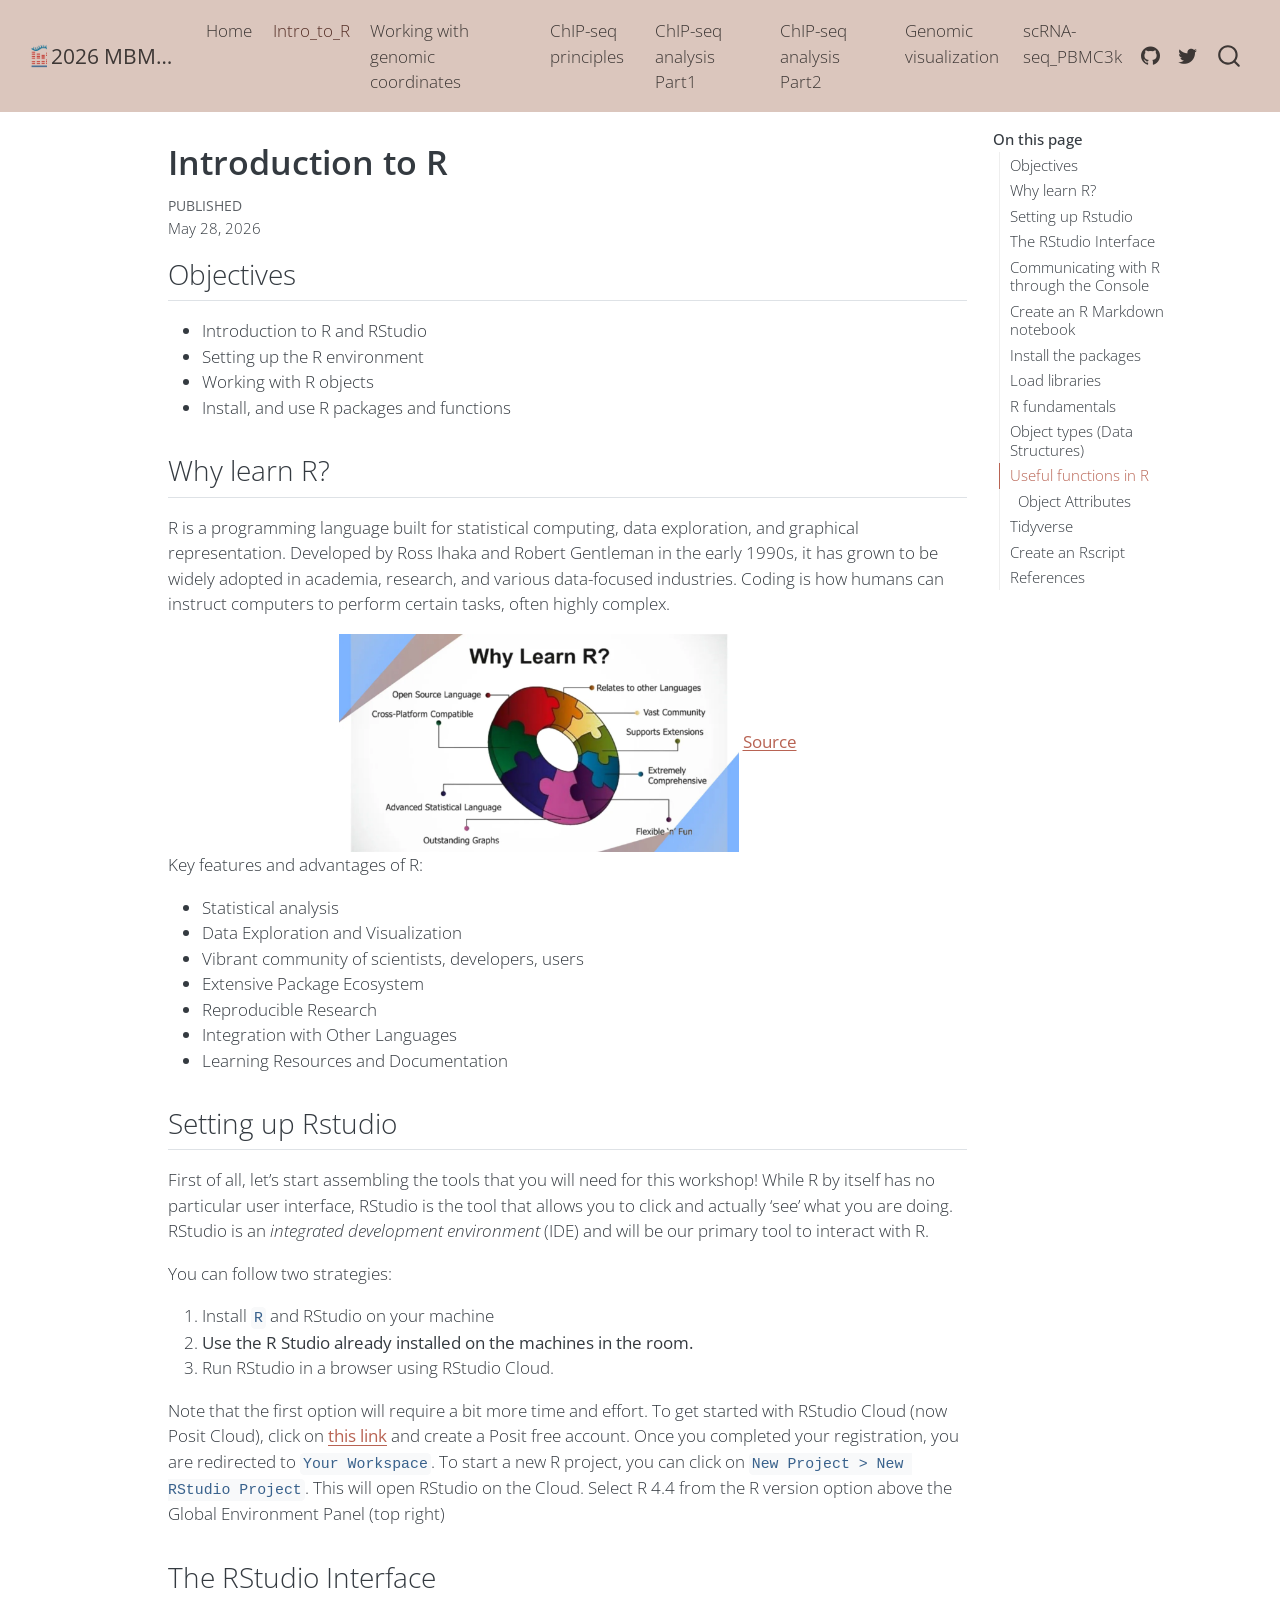
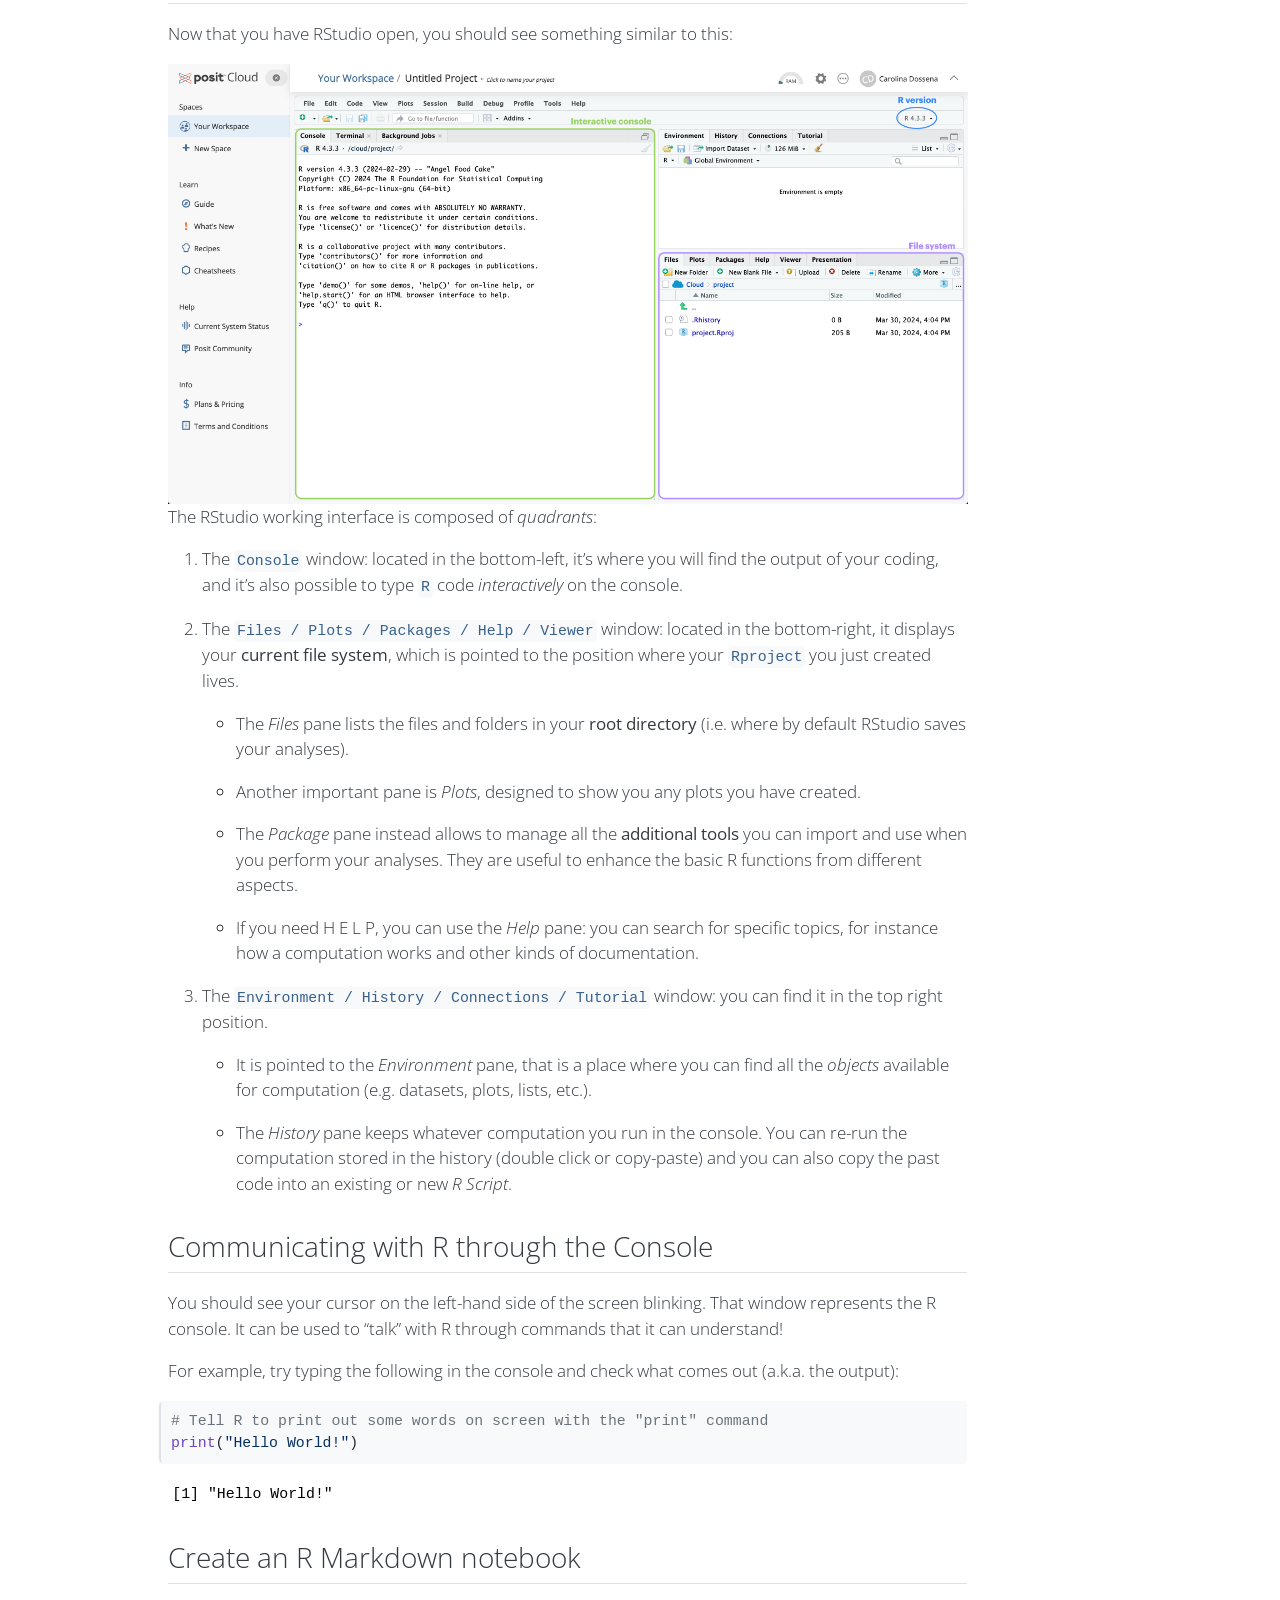
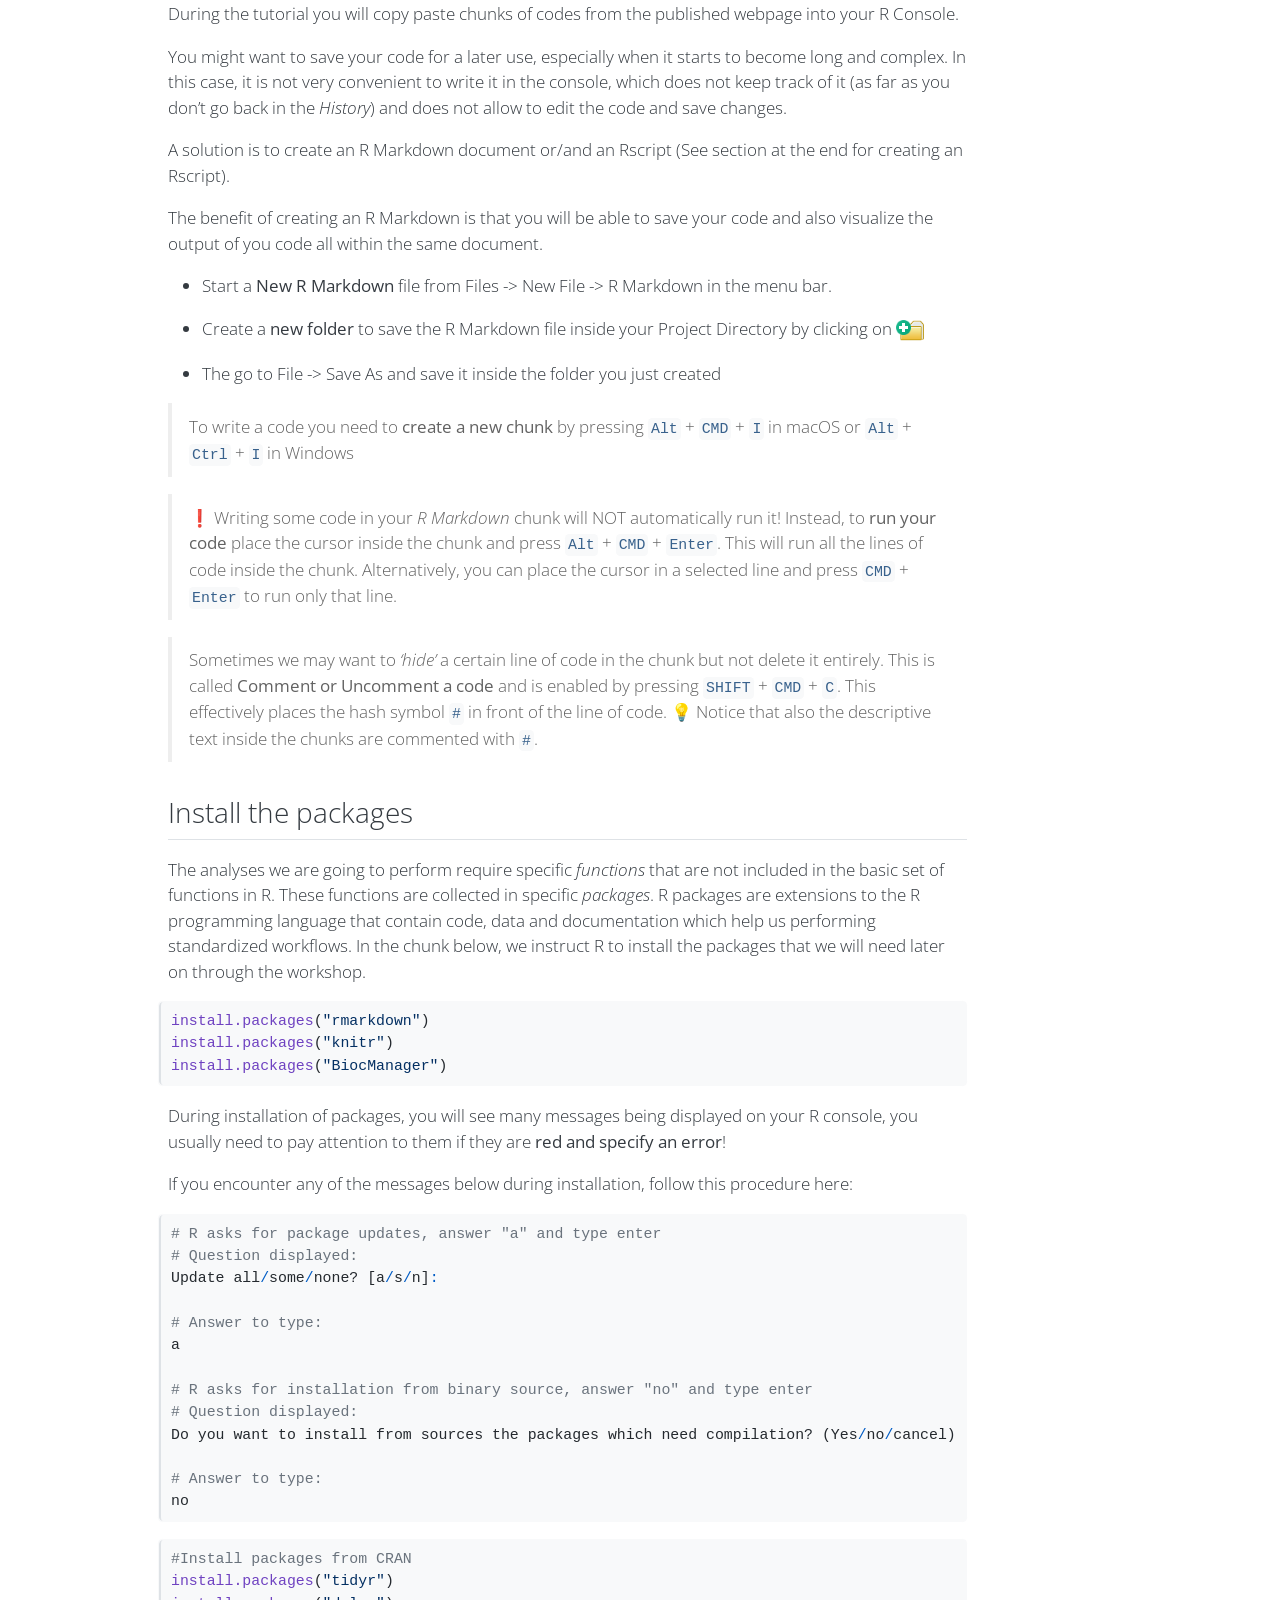
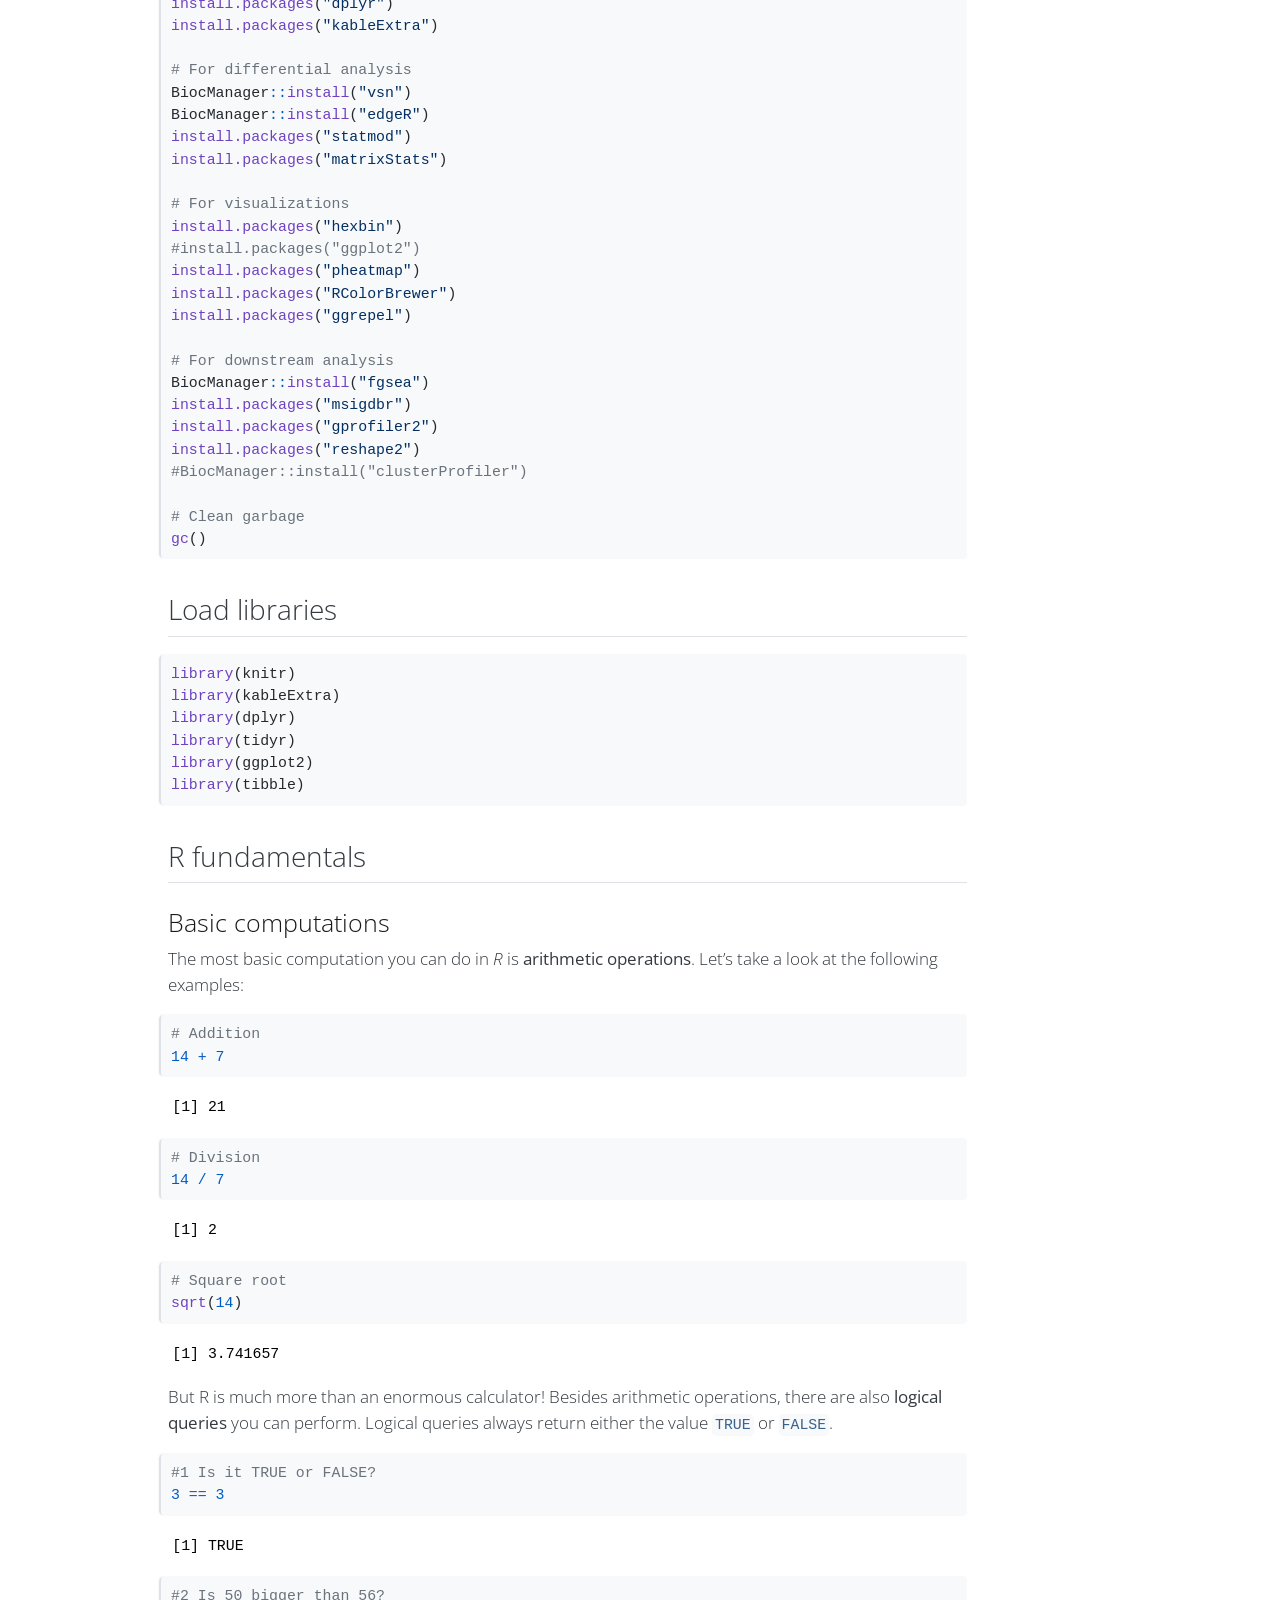
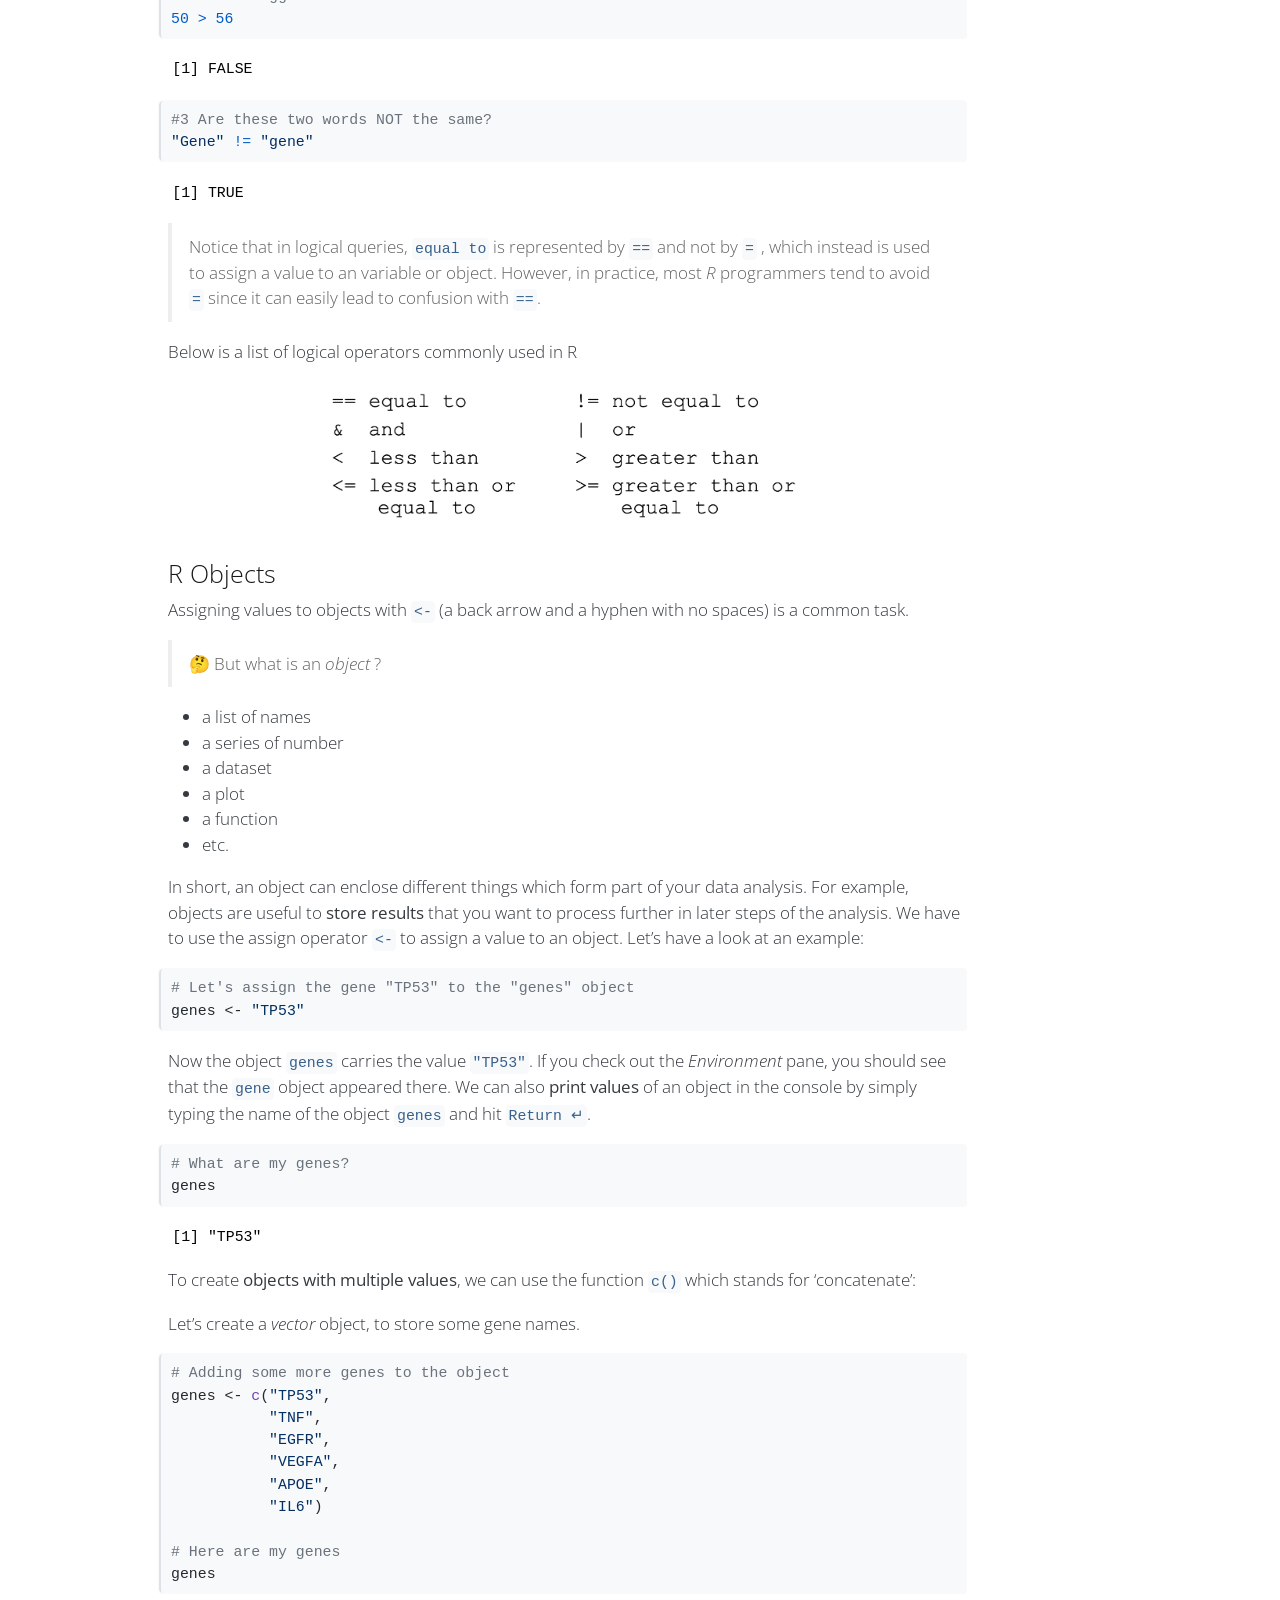
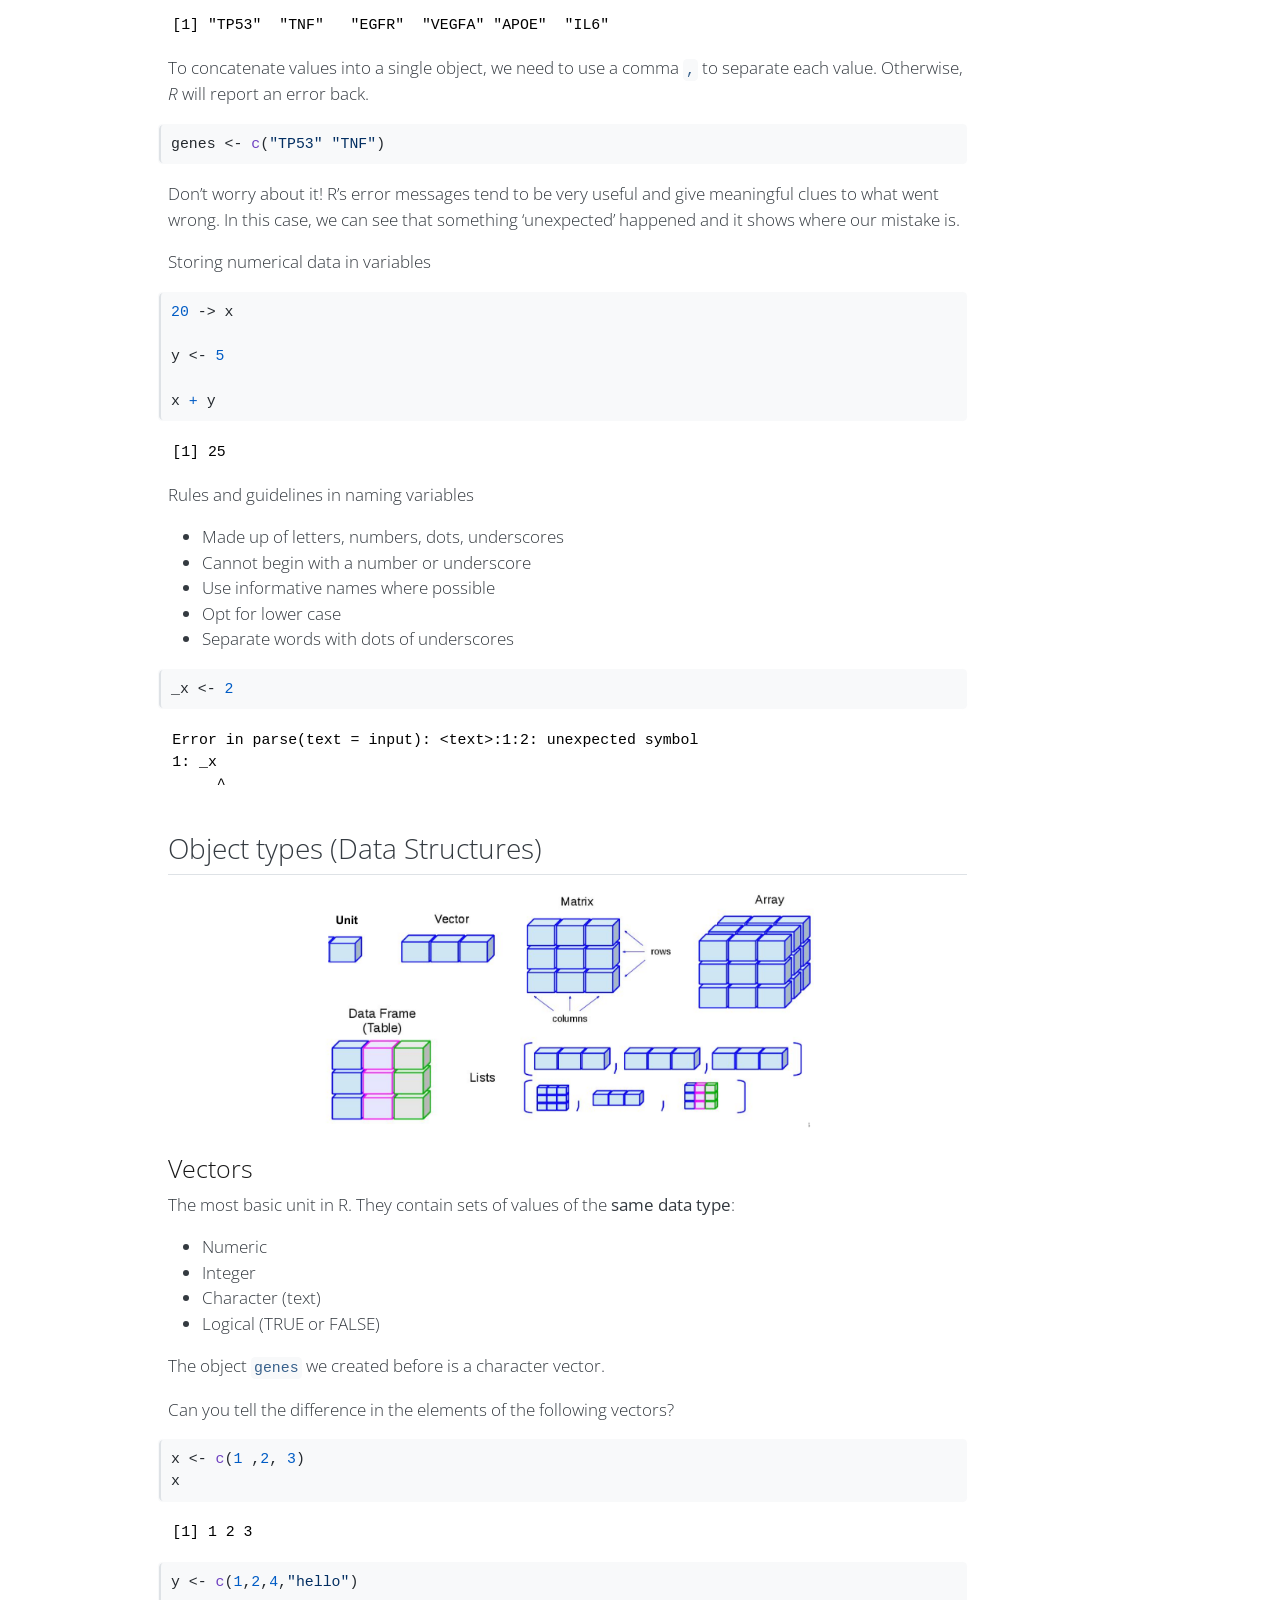
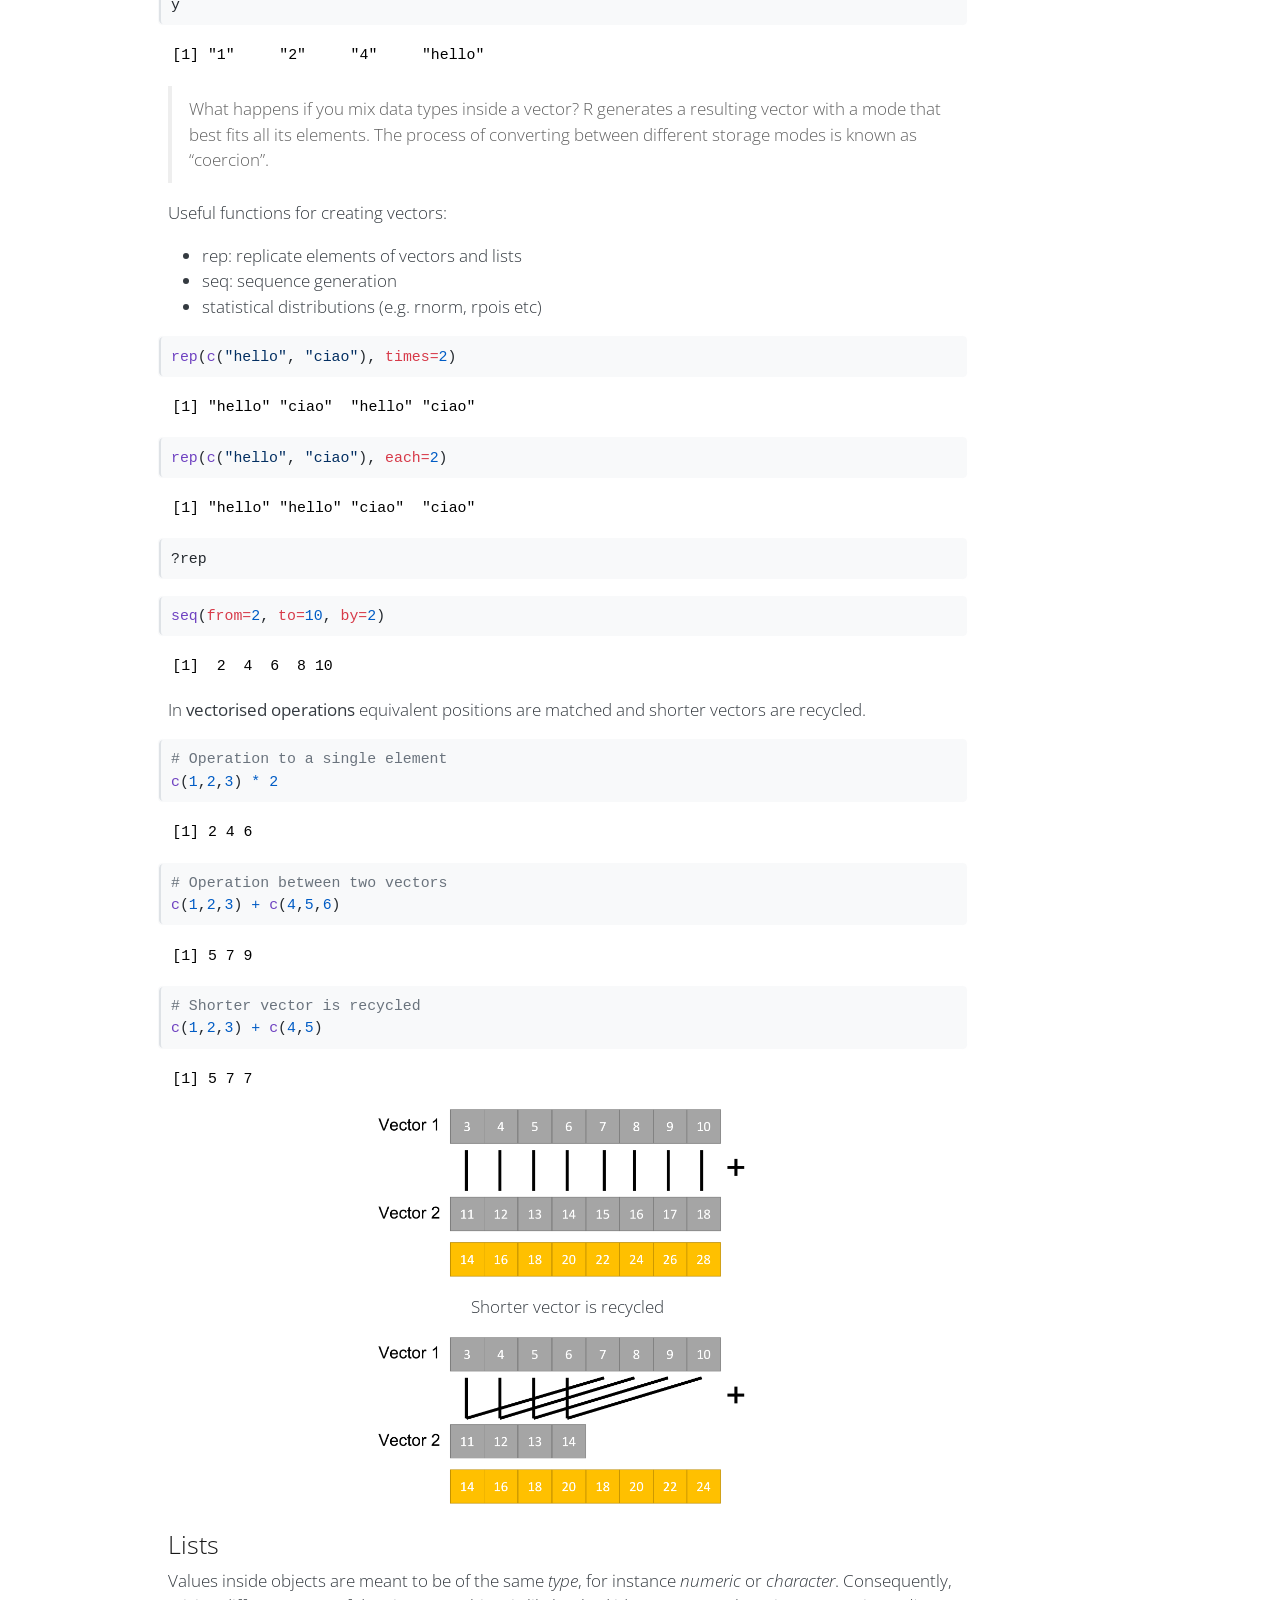
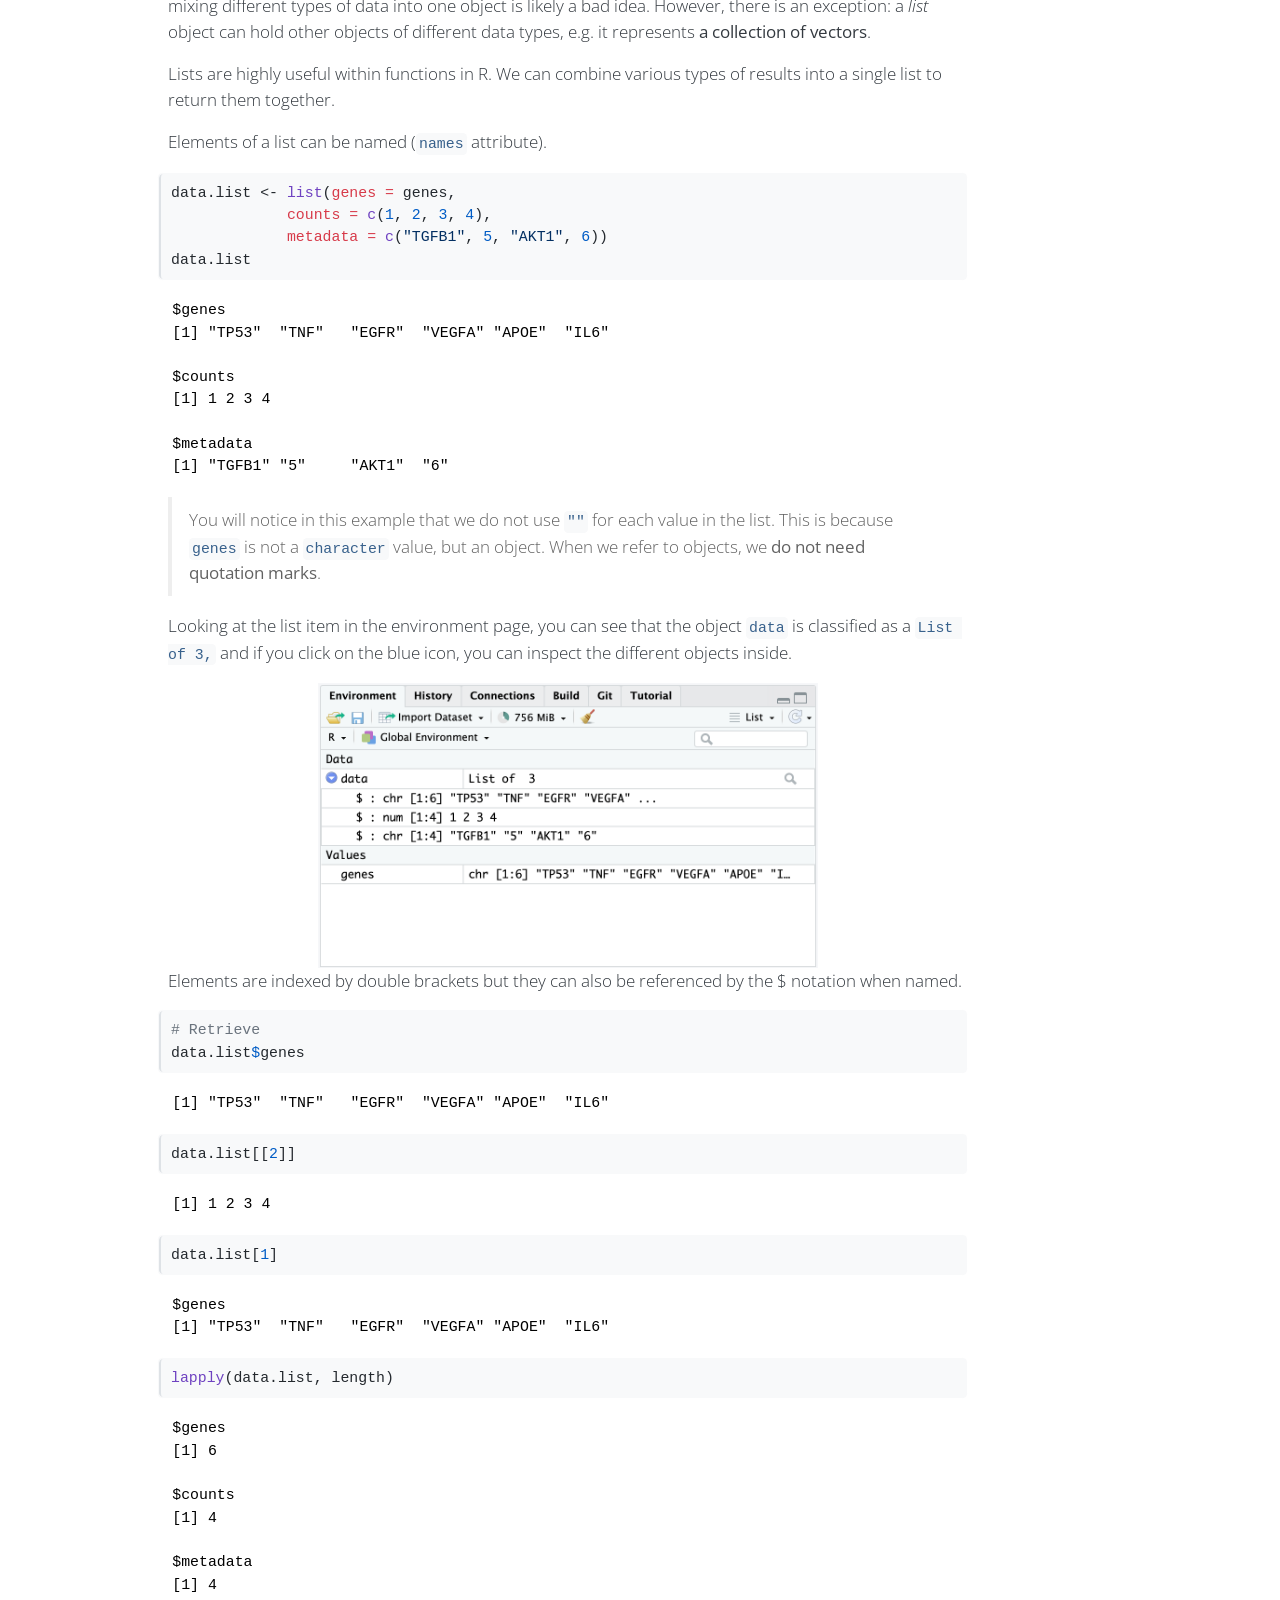
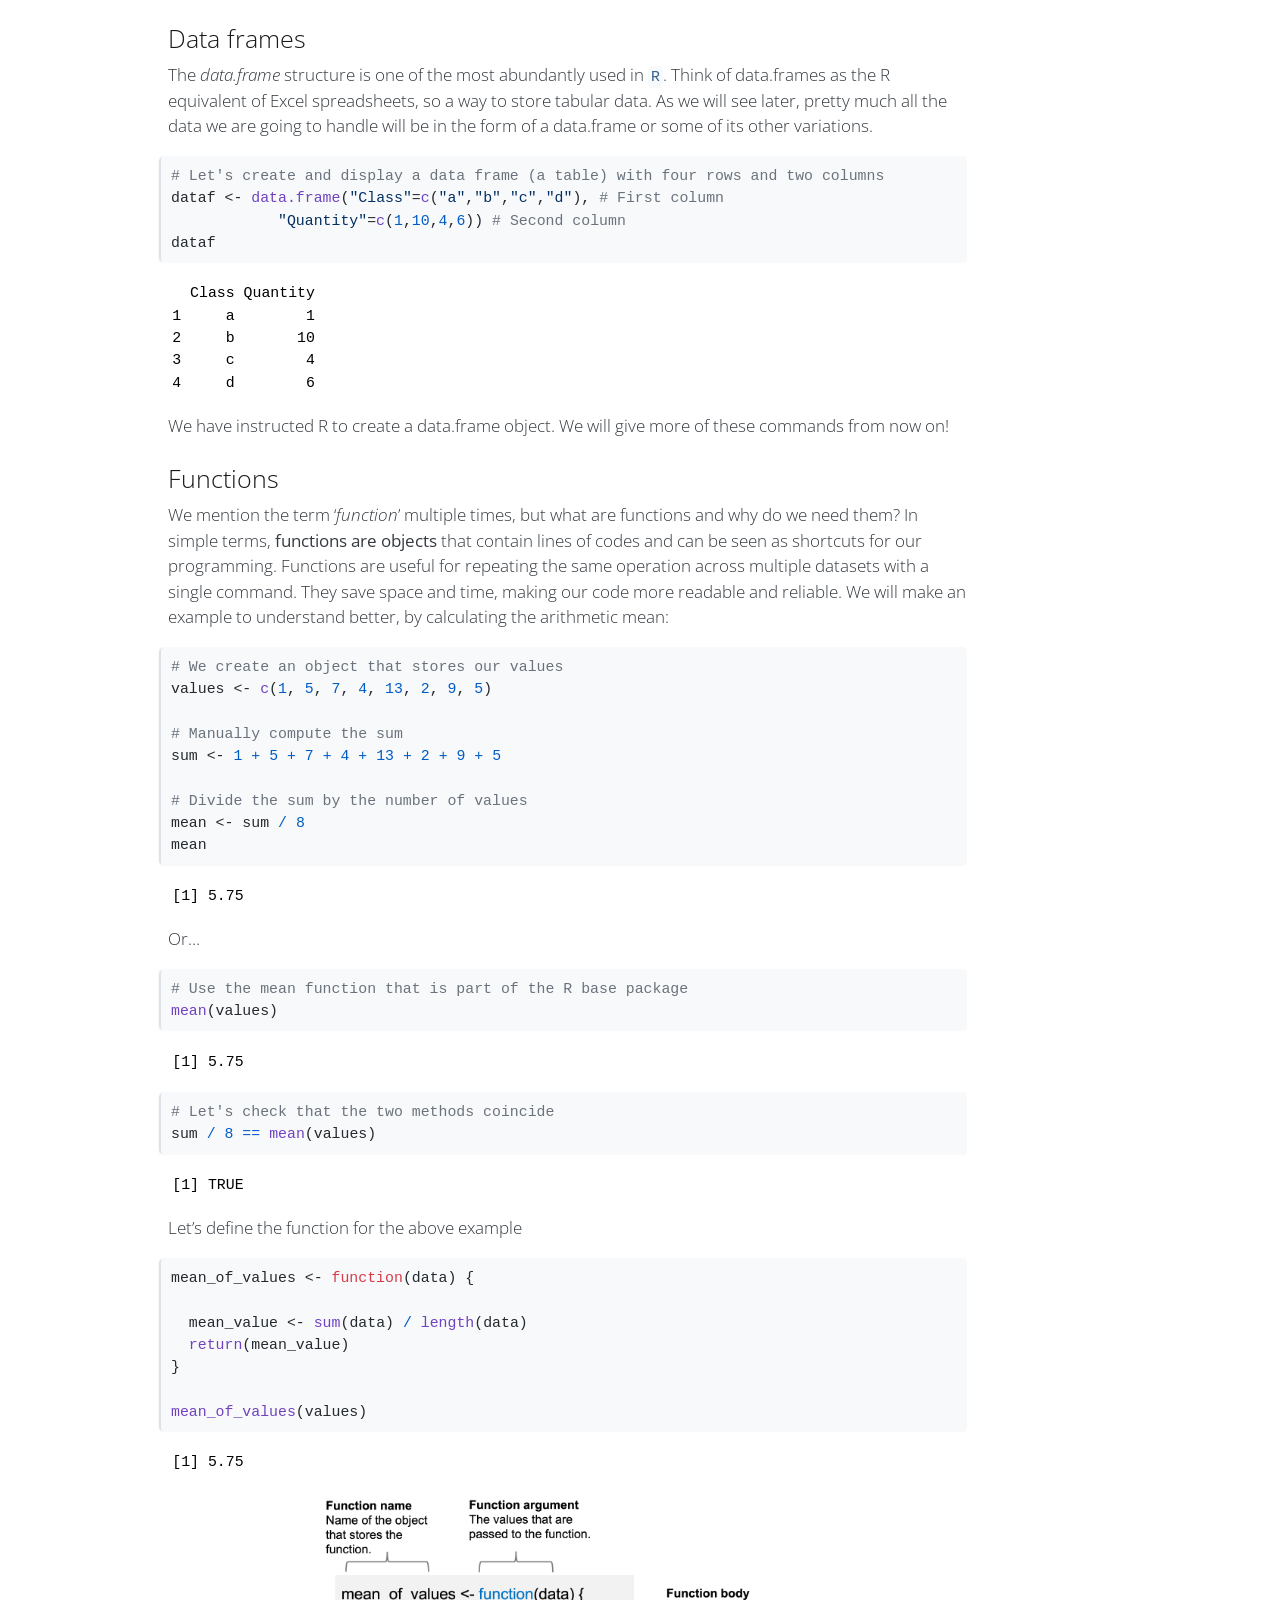
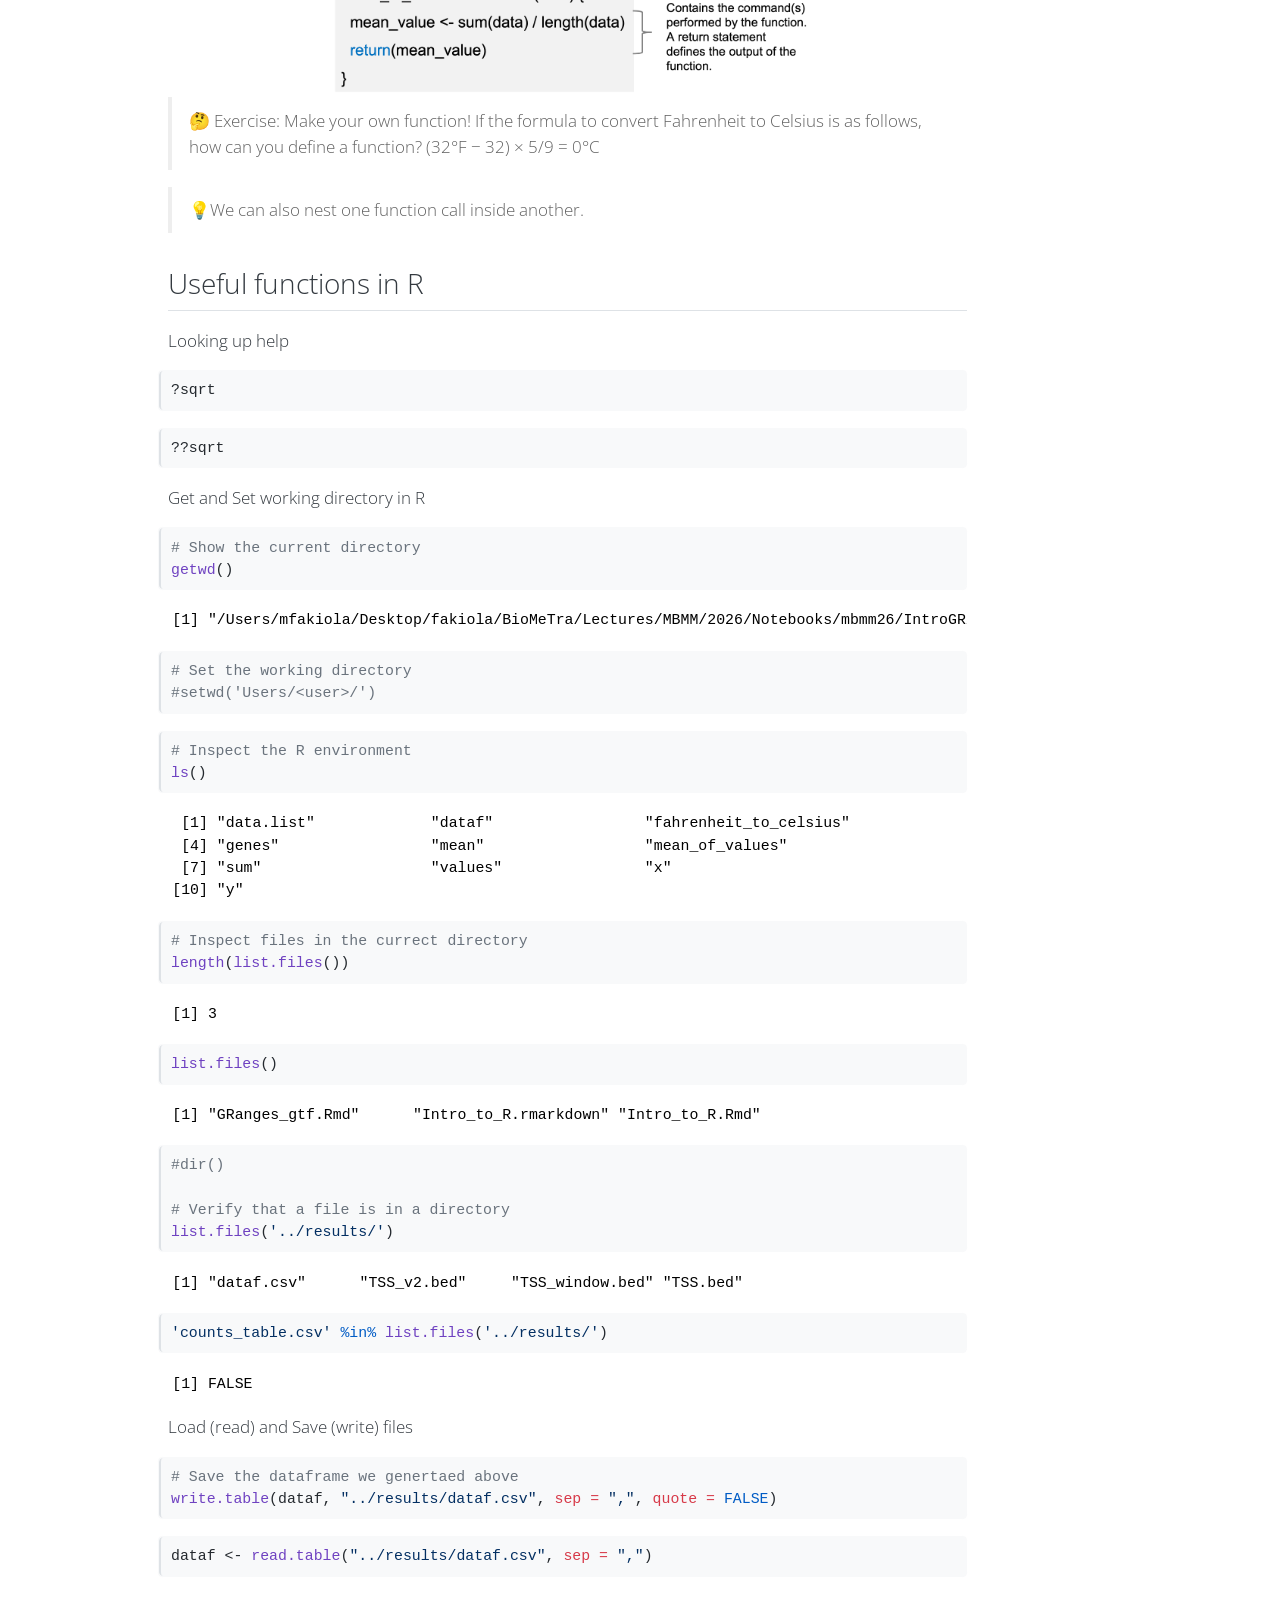
<file: docs/IntroGR/pages/Intro_to_R.html>
<!DOCTYPE html>
<html xmlns="http://www.w3.org/1999/xhtml" lang="en" xml:lang="en"><head>

<meta charset="utf-8">
<meta name="generator" content="quarto-1.8.25">

<meta name="viewport" content="width=device-width, initial-scale=1.0, user-scalable=yes">

<meta name="dcterms.date" content="2026-05-28">

<title>Introduction to R – 2026 MBMM UNIMI</title>
<style>
code{white-space: pre-wrap;}
span.smallcaps{font-variant: small-caps;}
div.columns{display: flex; gap: min(4vw, 1.5em);}
div.column{flex: auto; overflow-x: auto;}
div.hanging-indent{margin-left: 1.5em; text-indent: -1.5em;}
ul.task-list{list-style: none;}
ul.task-list li input[type="checkbox"] {
  width: 0.8em;
  margin: 0 0.8em 0.2em -1em; /* quarto-specific, see https://github.com/quarto-dev/quarto-cli/issues/4556 */ 
  vertical-align: middle;
}
/* CSS for syntax highlighting */
html { -webkit-text-size-adjust: 100%; }
pre > code.sourceCode { white-space: pre; position: relative; }
pre > code.sourceCode > span { display: inline-block; line-height: 1.25; }
pre > code.sourceCode > span:empty { height: 1.2em; }
.sourceCode { overflow: visible; }
code.sourceCode > span { color: inherit; text-decoration: inherit; }
div.sourceCode { margin: 1em 0; }
pre.sourceCode { margin: 0; }
@media screen {
div.sourceCode { overflow: auto; }
}
@media print {
pre > code.sourceCode { white-space: pre-wrap; }
pre > code.sourceCode > span { text-indent: -5em; padding-left: 5em; }
}
pre.numberSource code
  { counter-reset: source-line 0; }
pre.numberSource code > span
  { position: relative; left: -4em; counter-increment: source-line; }
pre.numberSource code > span > a:first-child::before
  { content: counter(source-line);
    position: relative; left: -1em; text-align: right; vertical-align: baseline;
    border: none; display: inline-block;
    -webkit-touch-callout: none; -webkit-user-select: none;
    -khtml-user-select: none; -moz-user-select: none;
    -ms-user-select: none; user-select: none;
    padding: 0 4px; width: 4em;
  }
pre.numberSource { margin-left: 3em;  padding-left: 4px; }
div.sourceCode
  {   }
@media screen {
pre > code.sourceCode > span > a:first-child::before { text-decoration: underline; }
}
</style>


<script src="../../site_libs/quarto-nav/quarto-nav.js"></script>
<script src="../../site_libs/quarto-nav/headroom.min.js"></script>
<script src="../../site_libs/clipboard/clipboard.min.js"></script>
<script src="../../site_libs/quarto-search/autocomplete.umd.js"></script>
<script src="../../site_libs/quarto-search/fuse.min.js"></script>
<script src="../../site_libs/quarto-search/quarto-search.js"></script>
<meta name="quarto:offset" content="../../">
<link href="../.././pics/RNA-seq_icon_v2.png" rel="icon" type="image/png">
<script src="../../site_libs/quarto-html/quarto.js" type="module"></script>
<script src="../../site_libs/quarto-html/tabsets/tabsets.js" type="module"></script>
<script src="../../site_libs/quarto-html/axe/axe-check.js" type="module"></script>
<script src="../../site_libs/quarto-html/popper.min.js"></script>
<script src="../../site_libs/quarto-html/tippy.umd.min.js"></script>
<script src="../../site_libs/quarto-html/anchor.min.js"></script>
<link href="../../site_libs/quarto-html/tippy.css" rel="stylesheet">
<link href="../../site_libs/quarto-html/quarto-syntax-highlighting-065a5179aebd64318d7ea99d77b64a9e.css" rel="stylesheet" id="quarto-text-highlighting-styles">
<script src="../../site_libs/bootstrap/bootstrap.min.js"></script>
<link href="../../site_libs/bootstrap/bootstrap-icons.css" rel="stylesheet">
<link href="../../site_libs/bootstrap/bootstrap-f8036787ac8f1755500ff5c8279f95ac.min.css" rel="stylesheet" append-hash="true" id="quarto-bootstrap" data-mode="light">
<script id="quarto-search-options" type="application/json">{
  "location": "navbar",
  "copy-button": false,
  "collapse-after": 3,
  "panel-placement": "end",
  "type": "overlay",
  "limit": 50,
  "keyboard-shortcut": [
    "f",
    "/",
    "s"
  ],
  "show-item-context": false,
  "language": {
    "search-no-results-text": "No results",
    "search-matching-documents-text": "matching documents",
    "search-copy-link-title": "Copy link to search",
    "search-hide-matches-text": "Hide additional matches",
    "search-more-match-text": "more match in this document",
    "search-more-matches-text": "more matches in this document",
    "search-clear-button-title": "Clear",
    "search-text-placeholder": "",
    "search-detached-cancel-button-title": "Cancel",
    "search-submit-button-title": "Submit",
    "search-label": "Search"
  }
}</script>
<script src="../../site_libs/kePrint-0.0.1/kePrint.js"></script>
<link href="../../site_libs/lightable-0.0.1/lightable.css" rel="stylesheet">


</head>

<body class="nav-fixed quarto-light">

<div id="quarto-search-results"></div>
  <header id="quarto-header" class="headroom fixed-top">
    <nav class="navbar navbar-expand-lg " data-bs-theme="dark">
      <div class="navbar-container container-fluid">
      <div class="navbar-brand-container mx-auto">
    <a href="../../index.html" class="navbar-brand navbar-brand-logo">
    <img src="../.././pics/RNA-seq_icon_v2.png" alt="" class="navbar-logo light-content">
    <img src="../.././pics/RNA-seq_icon_v2.png" alt="" class="navbar-logo dark-content">
    </a>
    <a class="navbar-brand" href="../../index.html">
    <span class="navbar-title">2026 MBMM UNIMI</span>
    </a>
  </div>
            <div id="quarto-search" class="" title="Search"></div>
          <button class="navbar-toggler" type="button" data-bs-toggle="collapse" data-bs-target="#navbarCollapse" aria-controls="navbarCollapse" role="menu" aria-expanded="false" aria-label="Toggle navigation" onclick="if (window.quartoToggleHeadroom) { window.quartoToggleHeadroom(); }">
  <span class="navbar-toggler-icon"></span>
</button>
          <div class="collapse navbar-collapse" id="navbarCollapse">
            <ul class="navbar-nav navbar-nav-scroll me-auto">
  <li class="nav-item">
    <a class="nav-link" href="../../pages/index.html"> 
<span class="menu-text">Home</span></a>
  </li>  
  <li class="nav-item">
    <a class="nav-link active" href="../../IntroGR/pages/Intro_to_R.html" aria-current="page"> 
<span class="menu-text">Intro_to_R</span></a>
  </li>  
  <li class="nav-item">
    <a class="nav-link" href="../../IntroGR/pages/GRanges_gtf.html"> 
<span class="menu-text">Working with genomic coordinates</span></a>
  </li>  
  <li class="nav-item">
    <a class="nav-link" href="../../ChIP-seq_analysis/pages/ChIP-seq_principles.html"> 
<span class="menu-text">ChIP-seq principles</span></a>
  </li>  
  <li class="nav-item">
    <a class="nav-link" href="../../ChIP-seq_analysis/pages/ChIP-seq_analysis_part1.html"> 
<span class="menu-text">ChIP-seq analysis Part1</span></a>
  </li>  
  <li class="nav-item">
    <a class="nav-link" href="../../ChIP-seq_analysis/pages/ChIP-seq_analysis_part2.html"> 
<span class="menu-text">ChIP-seq analysis Part2</span></a>
  </li>  
  <li class="nav-item">
    <a class="nav-link" href="../../Gviz/pages/Genomic_overviews_with_Gviz.html"> 
<span class="menu-text">Genomic visualization</span></a>
  </li>  
  <li class="nav-item">
    <a class="nav-link" href="../../PBMC3k/pages/scRNA-seq_PBMC3k.html"> 
<span class="menu-text">scRNA-seq_PBMC3k</span></a>
  </li>  
</ul>
            <ul class="navbar-nav navbar-nav-scroll ms-auto">
  <li class="nav-item compact">
    <a class="nav-link" href="https://github.com/paganilab"> <i class="bi bi-github" role="img">
</i> 
<span class="menu-text"></span></a>
  </li>  
  <li class="nav-item compact">
    <a class="nav-link" href="https://twitter.com/LabPagani"> <i class="bi bi-twitter" role="img">
</i> 
<span class="menu-text"></span></a>
  </li>  
</ul>
          </div> <!-- /navcollapse -->
            <div class="quarto-navbar-tools">
</div>
      </div> <!-- /container-fluid -->
    </nav>
</header>
<!-- content -->
<div id="quarto-content" class="quarto-container page-columns page-rows-contents page-layout-article page-navbar">
<!-- sidebar -->
<!-- margin-sidebar -->
    <div id="quarto-margin-sidebar" class="sidebar margin-sidebar">
        <nav id="TOC" role="doc-toc" class="toc-active">
    <h2 id="toc-title">On this page</h2>
   
  <ul>
  <li><a href="#objectives" id="toc-objectives" class="nav-link active" data-scroll-target="#objectives">Objectives</a></li>
  <li><a href="#why-learn-r" id="toc-why-learn-r" class="nav-link" data-scroll-target="#why-learn-r">Why learn R?</a></li>
  <li><a href="#setting-up-rstudio" id="toc-setting-up-rstudio" class="nav-link" data-scroll-target="#setting-up-rstudio">Setting up Rstudio</a></li>
  <li><a href="#the-rstudio-interface" id="toc-the-rstudio-interface" class="nav-link" data-scroll-target="#the-rstudio-interface">The RStudio Interface</a></li>
  <li><a href="#communicating-with-r-through-the-console" id="toc-communicating-with-r-through-the-console" class="nav-link" data-scroll-target="#communicating-with-r-through-the-console">Communicating with R through the Console</a></li>
  <li><a href="#create-an-r-markdown-notebook" id="toc-create-an-r-markdown-notebook" class="nav-link" data-scroll-target="#create-an-r-markdown-notebook">Create an R Markdown notebook</a></li>
  <li><a href="#install-the-packages" id="toc-install-the-packages" class="nav-link" data-scroll-target="#install-the-packages">Install the packages</a></li>
  <li><a href="#load-libraries" id="toc-load-libraries" class="nav-link" data-scroll-target="#load-libraries">Load libraries</a></li>
  <li><a href="#r-fundamentals" id="toc-r-fundamentals" class="nav-link" data-scroll-target="#r-fundamentals">R fundamentals</a>
  <ul class="collapse">
  <li><a href="#basic-computations" id="toc-basic-computations" class="nav-link" data-scroll-target="#basic-computations">Basic computations</a></li>
  <li><a href="#r-objects" id="toc-r-objects" class="nav-link" data-scroll-target="#r-objects">R Objects</a></li>
  </ul></li>
  <li><a href="#object-types-data-structures" id="toc-object-types-data-structures" class="nav-link" data-scroll-target="#object-types-data-structures">Object types (Data Structures)</a>
  <ul class="collapse">
  <li><a href="#vectors" id="toc-vectors" class="nav-link" data-scroll-target="#vectors">Vectors</a></li>
  <li><a href="#lists" id="toc-lists" class="nav-link" data-scroll-target="#lists">Lists</a></li>
  <li><a href="#data-frames" id="toc-data-frames" class="nav-link" data-scroll-target="#data-frames">Data frames</a></li>
  <li><a href="#functions" id="toc-functions" class="nav-link" data-scroll-target="#functions">Functions</a></li>
  </ul></li>
  <li><a href="#useful-functions-in-r" id="toc-useful-functions-in-r" class="nav-link" data-scroll-target="#useful-functions-in-r">Useful functions in R</a>
  <ul class="collapse">
  <li><a href="#object-attributes" id="toc-object-attributes" class="nav-link" data-scroll-target="#object-attributes">Object Attributes</a></li>
  </ul></li>
  <li><a href="#tidyverse" id="toc-tidyverse" class="nav-link" data-scroll-target="#tidyverse">Tidyverse</a>
  <ul class="collapse">
  <li><a href="#load-a-built-in-r-data" id="toc-load-a-built-in-r-data" class="nav-link" data-scroll-target="#load-a-built-in-r-data">Load a built-in R data</a></li>
  <li><a href="#dplyr" id="toc-dplyr" class="nav-link" data-scroll-target="#dplyr">dplyr</a></li>
  <li><a href="#transforming-data-long-versus-wide-format" id="toc-transforming-data-long-versus-wide-format" class="nav-link" data-scroll-target="#transforming-data-long-versus-wide-format">Transforming data: Long versus Wide Format</a></li>
  <li><a href="#ggplot2" id="toc-ggplot2" class="nav-link" data-scroll-target="#ggplot2">ggplot2</a></li>
  </ul></li>
  <li><a href="#create-an-rscript" id="toc-create-an-rscript" class="nav-link" data-scroll-target="#create-an-rscript">Create an Rscript</a></li>
  <li><a href="#references" id="toc-references" class="nav-link" data-scroll-target="#references">References</a></li>
  </ul>
</nav>
    </div>
<!-- main -->
<main class="content" id="quarto-document-content">

<header id="title-block-header" class="quarto-title-block default">
<div class="quarto-title">
<h1 class="title">Introduction to R</h1>
</div>



<div class="quarto-title-meta">

    
    <div>
    <div class="quarto-title-meta-heading">Published</div>
    <div class="quarto-title-meta-contents">
      <p class="date">May 28, 2026</p>
    </div>
  </div>
  
    
  </div>
  


</header>


<style>
div.col pre { background-color:lightpink; }
div.col pre.r { background-color:white; }
</style>
<section id="objectives" class="level2">
<h2 class="anchored" data-anchor-id="objectives">Objectives</h2>
<ul>
<li>Introduction to R and RStudio</li>
<li>Setting up the R environment</li>
<li>Working with R objects</li>
<li>Install, and use R packages and functions</li>
</ul>
</section>
<section id="why-learn-r" class="level2">
<h2 class="anchored" data-anchor-id="why-learn-r">Why learn R?</h2>
<p>R is a programming language built for statistical computing, data exploration, and graphical representation. Developed by Ross Ihaka and Robert Gentleman in the early 1990s, it has grown to be widely adopted in academia, research, and various data-focused industries. Coding is how humans can instruct computers to perform certain tasks, often highly complex.</p>
<center>
<img src="../pics/Why_learn_R.webp" class="img-fluid" width="400"> <a href="https://aarababdellah.medium.com/what-is-r-programming-language-used-for-f600895e0416">Source</a>
</center>
<p>Key features and advantages of R:</p>
<ul>
<li>Statistical analysis</li>
<li>Data Exploration and Visualization</li>
<li>Vibrant community of scientists, developers, users</li>
<li>Extensive Package Ecosystem</li>
<li>Reproducible Research</li>
<li>Integration with Other Languages</li>
<li>Learning Resources and Documentation</li>
</ul>
</section>
<section id="setting-up-rstudio" class="level2">
<h2 class="anchored" data-anchor-id="setting-up-rstudio">Setting up Rstudio</h2>
<p>First of all, let’s start assembling the tools that you will need for this workshop! While R by itself has no particular user interface, RStudio is the tool that allows you to click and actually ‘see’ what you are doing. RStudio is an <em>integrated development environment</em> (IDE) and will be our primary tool to interact with R.</p>
<p>You can follow two strategies:</p>
<ol type="1">
<li>Install <code>R</code> and RStudio on your machine</li>
<li><strong>Use the R Studio already installed on the machines in the room.</strong></li>
<li>Run RStudio in a browser using RStudio Cloud.</li>
</ol>
<p>Note that the first option will require a bit more time and effort. To get started with RStudio Cloud (now Posit Cloud), click on <a href="https://posit.cloud/plans/free">this link</a> and create a Posit free account. Once you completed your registration, you are redirected to <code>Your Workspace</code>. To start a new R project, you can click on <code>New Project &gt; New RStudio Project</code>. This will open RStudio on the Cloud. Select R 4.4 from the R version option above the Global Environment Panel (top right)</p>
</section>
<section id="the-rstudio-interface" class="level2">
<h2 class="anchored" data-anchor-id="the-rstudio-interface">The RStudio Interface</h2>
<p>Now that you have RStudio open, you should see something similar to this:</p>
<center>
<img src="../pics/posit_interface.png" width="800">
</center>
<p>The RStudio working interface is composed of <em>quadrants</em>:</p>
<ol type="1">
<li><p>The <code>Console</code> window: located in the bottom-left, it’s where you will find the output of your coding, and it’s also possible to type <code>R</code> code <em>interactively</em> on the console.</p></li>
<li><p>The <code>Files / Plots / Packages / Help / Viewer</code> window: located in the bottom-right, it displays your <strong>current file system</strong>, which is pointed to the position where your <code>Rproject</code> you just created lives.</p>
<ul>
<li><p>The <em>Files</em> pane lists the files and folders in your <strong>root directory</strong> (i.e.&nbsp;where by default RStudio saves your analyses).</p></li>
<li><p>Another important pane is <em>Plots</em>, designed to show you any plots you have created.</p></li>
<li><p>The <em>Package</em> pane instead allows to manage all the <strong>additional tools</strong> you can import and use when you perform your analyses. They are useful to enhance the basic R functions from different aspects.</p></li>
<li><p>If you need H E L P, you can use the <em>Help</em> pane: you can search for specific topics, for instance how a computation works and other kinds of documentation.</p></li>
</ul></li>
<li><p>The <code>Environment / History / Connections / Tutorial</code> window: you can find it in the top right position.</p>
<ul>
<li><p>It is pointed to the <em>Environment</em> pane, that is a place where you can find all the <em>objects</em> available for computation (e.g.&nbsp;datasets, plots, lists, etc.).</p></li>
<li><p>The <em>History</em> pane keeps whatever computation you run in the console. You can re-run the computation stored in the history (double click or copy-paste) and you can also copy the past code into an existing or new <em>R Script</em>.</p></li>
</ul></li>
</ol>
</section>
<section id="communicating-with-r-through-the-console" class="level2">
<h2 class="anchored" data-anchor-id="communicating-with-r-through-the-console">Communicating with R through the Console</h2>
<p>You should see your cursor on the left-hand side of the screen blinking. That window represents the R console. It can be used to “talk” with R through commands that it can understand!</p>
<p>For example, try typing the following in the console and check what comes out (a.k.a. the output):</p>
<div class="cell" data-layout-align="center">
<div class="code-copy-outer-scaffold"><div class="sourceCode cell-code" id="cb1"><pre class="sourceCode r code-with-copy"><code class="sourceCode r"><span id="cb1-1"><a href="#cb1-1" aria-hidden="true" tabindex="-1"></a><span class="co"># Tell R to print out some words on screen with the "print" command</span></span>
<span id="cb1-2"><a href="#cb1-2" aria-hidden="true" tabindex="-1"></a><span class="fu">print</span>(<span class="st">"Hello World!"</span>)</span></code></pre></div><button title="Copy to Clipboard" class="code-copy-button"><i class="bi"></i></button></div>
<div class="cell-output cell-output-stdout">
<pre class="bordered"><code>[1] "Hello World!"</code></pre>
</div>
</div>
</section>
<section id="create-an-r-markdown-notebook" class="level2">
<h2 class="anchored" data-anchor-id="create-an-r-markdown-notebook">Create an R Markdown notebook</h2>
<p>During the tutorial you will copy paste chunks of codes from the published webpage into your R Console.</p>
<p>You might want to save your code for a later use, especially when it starts to become long and complex. In this case, it is not very convenient to write it in the console, which does not keep track of it (as far as you don’t go back in the <em>History</em>) and does not allow to edit the code and save changes.</p>
<p>A solution is to create an R Markdown document or/and an Rscript (See section at the end for creating an Rscript).</p>
<p>The benefit of creating an R Markdown is that you will be able to save your code and also visualize the output of you code all within the same document.</p>
<ul>
<li><p>Start a <strong>New R Markdown</strong> file from Files -&gt; New File -&gt; R Markdown in the menu bar.</p></li>
<li><p>Create a <strong>new folder</strong> to save the R Markdown file inside your Project Directory by clicking on <img src="../pics/goAAAAASUVORK5CYII=.png" class="img-fluid" width="30"></p></li>
<li><p>The go to File -&gt; Save As and save it inside the folder you just created</p></li>
</ul>
<blockquote class="blockquote">
<p>To write a code you need to <strong>create a new chunk</strong> by pressing <code>Alt</code> + <code>CMD</code> + <code>I</code> in macOS or <code>Alt</code> + <code>Ctrl</code> + <code>I</code> in Windows</p>
</blockquote>
<blockquote class="blockquote">
<p>❗️ Writing some code in your <em>R Markdown</em> chunk will NOT automatically run it! Instead, to <strong>run your code</strong> place the cursor inside the chunk and press <code>Alt</code> + <code>CMD</code> + <code>Enter</code>. This will run all the lines of code inside the chunk. Alternatively, you can place the cursor in a selected line and press <code>CMD</code> + <code>Enter</code> to run only that line.</p>
</blockquote>
<blockquote class="blockquote">
<p>Sometimes we may want to <em>‘hide’</em> a certain line of code in the chunk but not delete it entirely. This is called <strong>Comment or Uncomment a code</strong> and is enabled by pressing <code>SHIFT</code> + <code>CMD</code> + <code>C</code>. This effectively places the hash symbol <code>#</code> in front of the line of code. 💡 Notice that also the descriptive text inside the chunks are commented with <code>#</code>.</p>
</blockquote>
</section>
<section id="install-the-packages" class="level2">
<h2 class="anchored" data-anchor-id="install-the-packages">Install the packages</h2>
<p>The analyses we are going to perform require specific <em>functions</em> that are not included in the basic set of functions in R. These functions are collected in specific <em>packages</em>. R packages are extensions to the R programming language that contain code, data and documentation which help us performing standardized workflows. In the chunk below, we instruct R to install the packages that we will need later on through the workshop.</p>
<div class="cell" data-layout-align="center">
<div class="code-copy-outer-scaffold"><div class="sourceCode cell-code" id="cb3"><pre class="sourceCode r code-with-copy"><code class="sourceCode r"><span id="cb3-1"><a href="#cb3-1" aria-hidden="true" tabindex="-1"></a><span class="fu">install.packages</span>(<span class="st">"rmarkdown"</span>)</span>
<span id="cb3-2"><a href="#cb3-2" aria-hidden="true" tabindex="-1"></a><span class="fu">install.packages</span>(<span class="st">"knitr"</span>)</span>
<span id="cb3-3"><a href="#cb3-3" aria-hidden="true" tabindex="-1"></a><span class="fu">install.packages</span>(<span class="st">"BiocManager"</span>)</span></code></pre></div><button title="Copy to Clipboard" class="code-copy-button"><i class="bi"></i></button></div>
</div>
<p>During installation of packages, you will see many messages being displayed on your R console, you usually need to pay attention to them if they are <strong>red and specify an error</strong>!</p>
<p>If you encounter any of the messages below during installation, follow this procedure here:</p>
<div class="cell" data-layout-align="center">
<div class="code-copy-outer-scaffold"><div class="sourceCode cell-code" id="cb4"><pre class="sourceCode r code-with-copy"><code class="sourceCode r"><span id="cb4-1"><a href="#cb4-1" aria-hidden="true" tabindex="-1"></a><span class="co"># R asks for package updates, answer "a" and type enter</span></span>
<span id="cb4-2"><a href="#cb4-2" aria-hidden="true" tabindex="-1"></a><span class="co"># Question displayed:</span></span>
<span id="cb4-3"><a href="#cb4-3" aria-hidden="true" tabindex="-1"></a>Update all<span class="sc">/</span>some<span class="sc">/</span>none? [a<span class="sc">/</span>s<span class="sc">/</span>n]<span class="sc">:</span></span>
<span id="cb4-4"><a href="#cb4-4" aria-hidden="true" tabindex="-1"></a></span>
<span id="cb4-5"><a href="#cb4-5" aria-hidden="true" tabindex="-1"></a><span class="co"># Answer to type:  </span></span>
<span id="cb4-6"><a href="#cb4-6" aria-hidden="true" tabindex="-1"></a>a</span>
<span id="cb4-7"><a href="#cb4-7" aria-hidden="true" tabindex="-1"></a></span>
<span id="cb4-8"><a href="#cb4-8" aria-hidden="true" tabindex="-1"></a><span class="co"># R asks for installation from binary source, answer "no" and type enter</span></span>
<span id="cb4-9"><a href="#cb4-9" aria-hidden="true" tabindex="-1"></a><span class="co"># Question displayed:</span></span>
<span id="cb4-10"><a href="#cb4-10" aria-hidden="true" tabindex="-1"></a>Do you want to install from sources the packages which need compilation? (Yes<span class="sc">/</span>no<span class="sc">/</span>cancel)</span>
<span id="cb4-11"><a href="#cb4-11" aria-hidden="true" tabindex="-1"></a></span>
<span id="cb4-12"><a href="#cb4-12" aria-hidden="true" tabindex="-1"></a><span class="co"># Answer to type:</span></span>
<span id="cb4-13"><a href="#cb4-13" aria-hidden="true" tabindex="-1"></a>no</span></code></pre></div><button title="Copy to Clipboard" class="code-copy-button"><i class="bi"></i></button></div>
</div>
<div class="cell" data-layout-align="center">
<div class="code-copy-outer-scaffold"><div class="sourceCode cell-code" id="cb5"><pre class="sourceCode r code-with-copy"><code class="sourceCode r"><span id="cb5-1"><a href="#cb5-1" aria-hidden="true" tabindex="-1"></a><span class="co">#Install packages from CRAN</span></span>
<span id="cb5-2"><a href="#cb5-2" aria-hidden="true" tabindex="-1"></a><span class="fu">install.packages</span>(<span class="st">"tidyr"</span>)</span>
<span id="cb5-3"><a href="#cb5-3" aria-hidden="true" tabindex="-1"></a><span class="fu">install.packages</span>(<span class="st">"dplyr"</span>)</span>
<span id="cb5-4"><a href="#cb5-4" aria-hidden="true" tabindex="-1"></a><span class="fu">install.packages</span>(<span class="st">"kableExtra"</span>)</span>
<span id="cb5-5"><a href="#cb5-5" aria-hidden="true" tabindex="-1"></a></span>
<span id="cb5-6"><a href="#cb5-6" aria-hidden="true" tabindex="-1"></a><span class="co"># For differential analysis</span></span>
<span id="cb5-7"><a href="#cb5-7" aria-hidden="true" tabindex="-1"></a>BiocManager<span class="sc">::</span><span class="fu">install</span>(<span class="st">"vsn"</span>)</span>
<span id="cb5-8"><a href="#cb5-8" aria-hidden="true" tabindex="-1"></a>BiocManager<span class="sc">::</span><span class="fu">install</span>(<span class="st">"edgeR"</span>)</span>
<span id="cb5-9"><a href="#cb5-9" aria-hidden="true" tabindex="-1"></a><span class="fu">install.packages</span>(<span class="st">"statmod"</span>)</span>
<span id="cb5-10"><a href="#cb5-10" aria-hidden="true" tabindex="-1"></a><span class="fu">install.packages</span>(<span class="st">"matrixStats"</span>)</span>
<span id="cb5-11"><a href="#cb5-11" aria-hidden="true" tabindex="-1"></a></span>
<span id="cb5-12"><a href="#cb5-12" aria-hidden="true" tabindex="-1"></a><span class="co"># For visualizations</span></span>
<span id="cb5-13"><a href="#cb5-13" aria-hidden="true" tabindex="-1"></a><span class="fu">install.packages</span>(<span class="st">"hexbin"</span>)</span>
<span id="cb5-14"><a href="#cb5-14" aria-hidden="true" tabindex="-1"></a><span class="co">#install.packages("ggplot2")</span></span>
<span id="cb5-15"><a href="#cb5-15" aria-hidden="true" tabindex="-1"></a><span class="fu">install.packages</span>(<span class="st">"pheatmap"</span>)</span>
<span id="cb5-16"><a href="#cb5-16" aria-hidden="true" tabindex="-1"></a><span class="fu">install.packages</span>(<span class="st">"RColorBrewer"</span>)</span>
<span id="cb5-17"><a href="#cb5-17" aria-hidden="true" tabindex="-1"></a><span class="fu">install.packages</span>(<span class="st">"ggrepel"</span>)</span>
<span id="cb5-18"><a href="#cb5-18" aria-hidden="true" tabindex="-1"></a></span>
<span id="cb5-19"><a href="#cb5-19" aria-hidden="true" tabindex="-1"></a><span class="co"># For downstream analysis</span></span>
<span id="cb5-20"><a href="#cb5-20" aria-hidden="true" tabindex="-1"></a>BiocManager<span class="sc">::</span><span class="fu">install</span>(<span class="st">"fgsea"</span>)</span>
<span id="cb5-21"><a href="#cb5-21" aria-hidden="true" tabindex="-1"></a><span class="fu">install.packages</span>(<span class="st">"msigdbr"</span>)</span>
<span id="cb5-22"><a href="#cb5-22" aria-hidden="true" tabindex="-1"></a><span class="fu">install.packages</span>(<span class="st">"gprofiler2"</span>)</span>
<span id="cb5-23"><a href="#cb5-23" aria-hidden="true" tabindex="-1"></a><span class="fu">install.packages</span>(<span class="st">"reshape2"</span>)</span>
<span id="cb5-24"><a href="#cb5-24" aria-hidden="true" tabindex="-1"></a><span class="co">#BiocManager::install("clusterProfiler")</span></span>
<span id="cb5-25"><a href="#cb5-25" aria-hidden="true" tabindex="-1"></a></span>
<span id="cb5-26"><a href="#cb5-26" aria-hidden="true" tabindex="-1"></a><span class="co"># Clean garbage</span></span>
<span id="cb5-27"><a href="#cb5-27" aria-hidden="true" tabindex="-1"></a><span class="fu">gc</span>()</span></code></pre></div><button title="Copy to Clipboard" class="code-copy-button"><i class="bi"></i></button></div>
</div>
</section>
<section id="load-libraries" class="level2">
<h2 class="anchored" data-anchor-id="load-libraries">Load libraries</h2>
<div class="cell" data-layout-align="center">
<div class="code-copy-outer-scaffold"><div class="sourceCode cell-code" id="cb6"><pre class="sourceCode r code-with-copy"><code class="sourceCode r"><span id="cb6-1"><a href="#cb6-1" aria-hidden="true" tabindex="-1"></a><span class="fu">library</span>(knitr)</span>
<span id="cb6-2"><a href="#cb6-2" aria-hidden="true" tabindex="-1"></a><span class="fu">library</span>(kableExtra)</span>
<span id="cb6-3"><a href="#cb6-3" aria-hidden="true" tabindex="-1"></a><span class="fu">library</span>(dplyr)</span>
<span id="cb6-4"><a href="#cb6-4" aria-hidden="true" tabindex="-1"></a><span class="fu">library</span>(tidyr)</span>
<span id="cb6-5"><a href="#cb6-5" aria-hidden="true" tabindex="-1"></a><span class="fu">library</span>(ggplot2)</span>
<span id="cb6-6"><a href="#cb6-6" aria-hidden="true" tabindex="-1"></a><span class="fu">library</span>(tibble)</span></code></pre></div><button title="Copy to Clipboard" class="code-copy-button"><i class="bi"></i></button></div>
</div>
</section>
<section id="r-fundamentals" class="level2">
<h2 class="anchored" data-anchor-id="r-fundamentals">R fundamentals</h2>
<section id="basic-computations" class="level3">
<h3 class="anchored" data-anchor-id="basic-computations">Basic computations</h3>
<p>The most basic computation you can do in <em>R</em> is <strong>arithmetic operations</strong>. Let’s take a look at the following examples:</p>
<div class="cell" data-layout-align="center">
<div class="code-copy-outer-scaffold"><div class="sourceCode cell-code" id="cb7"><pre class="sourceCode r code-with-copy"><code class="sourceCode r"><span id="cb7-1"><a href="#cb7-1" aria-hidden="true" tabindex="-1"></a><span class="co"># Addition</span></span>
<span id="cb7-2"><a href="#cb7-2" aria-hidden="true" tabindex="-1"></a><span class="dv">14</span> <span class="sc">+</span> <span class="dv">7</span></span></code></pre></div><button title="Copy to Clipboard" class="code-copy-button"><i class="bi"></i></button></div>
<div class="cell-output cell-output-stdout">
<pre class="bordered"><code>[1] 21</code></pre>
</div>
<div class="code-copy-outer-scaffold"><div class="sourceCode cell-code" id="cb9"><pre class="sourceCode r code-with-copy"><code class="sourceCode r"><span id="cb9-1"><a href="#cb9-1" aria-hidden="true" tabindex="-1"></a><span class="co"># Division</span></span>
<span id="cb9-2"><a href="#cb9-2" aria-hidden="true" tabindex="-1"></a><span class="dv">14</span> <span class="sc">/</span> <span class="dv">7</span></span></code></pre></div><button title="Copy to Clipboard" class="code-copy-button"><i class="bi"></i></button></div>
<div class="cell-output cell-output-stdout">
<pre class="bordered"><code>[1] 2</code></pre>
</div>
<div class="code-copy-outer-scaffold"><div class="sourceCode cell-code" id="cb11"><pre class="sourceCode r code-with-copy"><code class="sourceCode r"><span id="cb11-1"><a href="#cb11-1" aria-hidden="true" tabindex="-1"></a><span class="co"># Square root</span></span>
<span id="cb11-2"><a href="#cb11-2" aria-hidden="true" tabindex="-1"></a><span class="fu">sqrt</span>(<span class="dv">14</span>)</span></code></pre></div><button title="Copy to Clipboard" class="code-copy-button"><i class="bi"></i></button></div>
<div class="cell-output cell-output-stdout">
<pre class="bordered"><code>[1] 3.741657</code></pre>
</div>
</div>
<p>But R is much more than an enormous calculator! Besides arithmetic operations, there are also <strong>logical queries</strong> you can perform. Logical queries always return either the value <code>TRUE</code> or <code>FALSE</code>.</p>
<div class="cell" data-layout-align="center">
<div class="code-copy-outer-scaffold"><div class="sourceCode cell-code" id="cb13"><pre class="sourceCode r code-with-copy"><code class="sourceCode r"><span id="cb13-1"><a href="#cb13-1" aria-hidden="true" tabindex="-1"></a><span class="co">#1 Is it TRUE or FALSE?</span></span>
<span id="cb13-2"><a href="#cb13-2" aria-hidden="true" tabindex="-1"></a><span class="dv">3</span> <span class="sc">==</span> <span class="dv">3</span></span></code></pre></div><button title="Copy to Clipboard" class="code-copy-button"><i class="bi"></i></button></div>
<div class="cell-output cell-output-stdout">
<pre class="bordered"><code>[1] TRUE</code></pre>
</div>
<div class="code-copy-outer-scaffold"><div class="sourceCode cell-code" id="cb15"><pre class="sourceCode r code-with-copy"><code class="sourceCode r"><span id="cb15-1"><a href="#cb15-1" aria-hidden="true" tabindex="-1"></a><span class="co">#2 Is 50 bigger than 56?</span></span>
<span id="cb15-2"><a href="#cb15-2" aria-hidden="true" tabindex="-1"></a><span class="dv">50</span> <span class="sc">&gt;</span> <span class="dv">56</span></span></code></pre></div><button title="Copy to Clipboard" class="code-copy-button"><i class="bi"></i></button></div>
<div class="cell-output cell-output-stdout">
<pre class="bordered"><code>[1] FALSE</code></pre>
</div>
<div class="code-copy-outer-scaffold"><div class="sourceCode cell-code" id="cb17"><pre class="sourceCode r code-with-copy"><code class="sourceCode r"><span id="cb17-1"><a href="#cb17-1" aria-hidden="true" tabindex="-1"></a><span class="co">#3 Are these two words NOT the same?</span></span>
<span id="cb17-2"><a href="#cb17-2" aria-hidden="true" tabindex="-1"></a><span class="st">"Gene"</span> <span class="sc">!=</span> <span class="st">"gene"</span></span></code></pre></div><button title="Copy to Clipboard" class="code-copy-button"><i class="bi"></i></button></div>
<div class="cell-output cell-output-stdout">
<pre class="bordered"><code>[1] TRUE</code></pre>
</div>
</div>
<blockquote class="blockquote">
<p>Notice that in logical queries, <code>equal to</code> is represented by <code>==</code> and not by <code>=</code> , which instead is used to assign a value to an variable or object. However, in practice, most <em>R</em> programmers tend to avoid <code>=</code> since it can easily lead to confusion with <code>==</code>.</p>
</blockquote>
<p>Below is a list of logical operators commonly used in R</p>
<center>
<img src="../pics/Logical_operators.png" width="500">
</center>
</section>
<section id="r-objects" class="level3">
<h3 class="anchored" data-anchor-id="r-objects">R Objects</h3>
<p>Assigning values to objects with <code>&lt;-</code> (a back arrow and a hyphen with no spaces) is a common task.</p>
<blockquote class="blockquote">
<p>🤔 But what is an <em>object</em> ?</p>
</blockquote>
<ul>
<li>a list of names</li>
<li>a series of number</li>
<li>a dataset</li>
<li>a plot</li>
<li>a function</li>
<li>etc.</li>
</ul>
<p>In short, an object can enclose different things which form part of your data analysis. For example, objects are useful to <strong>store results</strong> that you want to process further in later steps of the analysis. We have to use the assign operator <code>&lt;-</code> to assign a value to an object. Let’s have a look at an example:</p>
<div class="cell" data-layout-align="center">
<div class="code-copy-outer-scaffold"><div class="sourceCode cell-code" id="cb19"><pre class="sourceCode r code-with-copy"><code class="sourceCode r"><span id="cb19-1"><a href="#cb19-1" aria-hidden="true" tabindex="-1"></a><span class="co"># Let's assign the gene "TP53" to the "genes" object</span></span>
<span id="cb19-2"><a href="#cb19-2" aria-hidden="true" tabindex="-1"></a>genes <span class="ot">&lt;-</span> <span class="st">"TP53"</span></span></code></pre></div><button title="Copy to Clipboard" class="code-copy-button"><i class="bi"></i></button></div>
</div>
<p>Now the object <code>genes</code> carries the value <code>"TP53"</code>. If you check out the <em>Environment</em> pane, you should see that the <code>gene</code> object appeared there. We can also <strong>print values</strong> of an object in the console by simply typing the name of the object <code>genes</code> and hit <code>Return ↵</code>.</p>
<div class="cell" data-layout-align="center">
<div class="code-copy-outer-scaffold"><div class="sourceCode cell-code" id="cb20"><pre class="sourceCode r code-with-copy"><code class="sourceCode r"><span id="cb20-1"><a href="#cb20-1" aria-hidden="true" tabindex="-1"></a><span class="co"># What are my genes?</span></span>
<span id="cb20-2"><a href="#cb20-2" aria-hidden="true" tabindex="-1"></a>genes</span></code></pre></div><button title="Copy to Clipboard" class="code-copy-button"><i class="bi"></i></button></div>
<div class="cell-output cell-output-stdout">
<pre class="bordered"><code>[1] "TP53"</code></pre>
</div>
</div>
<p>To create <strong>objects with multiple values</strong>, we can use the function <code>c()</code> which stands for ‘concatenate’:</p>
<p>Let’s create a <em>vector</em> object, to store some gene names.</p>
<div class="cell" data-layout-align="center">
<div class="code-copy-outer-scaffold"><div class="sourceCode cell-code" id="cb22"><pre class="sourceCode r code-with-copy"><code class="sourceCode r"><span id="cb22-1"><a href="#cb22-1" aria-hidden="true" tabindex="-1"></a><span class="co"># Adding some more genes to the object</span></span>
<span id="cb22-2"><a href="#cb22-2" aria-hidden="true" tabindex="-1"></a>genes <span class="ot">&lt;-</span> <span class="fu">c</span>(<span class="st">"TP53"</span>,</span>
<span id="cb22-3"><a href="#cb22-3" aria-hidden="true" tabindex="-1"></a>           <span class="st">"TNF"</span>,</span>
<span id="cb22-4"><a href="#cb22-4" aria-hidden="true" tabindex="-1"></a>           <span class="st">"EGFR"</span>,</span>
<span id="cb22-5"><a href="#cb22-5" aria-hidden="true" tabindex="-1"></a>           <span class="st">"VEGFA"</span>,</span>
<span id="cb22-6"><a href="#cb22-6" aria-hidden="true" tabindex="-1"></a>           <span class="st">"APOE"</span>,</span>
<span id="cb22-7"><a href="#cb22-7" aria-hidden="true" tabindex="-1"></a>           <span class="st">"IL6"</span>)</span>
<span id="cb22-8"><a href="#cb22-8" aria-hidden="true" tabindex="-1"></a>           </span>
<span id="cb22-9"><a href="#cb22-9" aria-hidden="true" tabindex="-1"></a><span class="co"># Here are my genes</span></span>
<span id="cb22-10"><a href="#cb22-10" aria-hidden="true" tabindex="-1"></a>genes</span></code></pre></div><button title="Copy to Clipboard" class="code-copy-button"><i class="bi"></i></button></div>
<div class="cell-output cell-output-stdout">
<pre class="bordered"><code>[1] "TP53"  "TNF"   "EGFR"  "VEGFA" "APOE"  "IL6"  </code></pre>
</div>
</div>
<p>To concatenate values into a single object, we need to use a comma <code>,</code> to separate each value. Otherwise, <em>R</em> will report an error back.</p>
<div class="cell" data-layout-align="center">
<div class="code-copy-outer-scaffold"><div class="sourceCode cell-code" id="cb24"><pre class="sourceCode r code-with-copy"><code class="sourceCode r"><span id="cb24-1"><a href="#cb24-1" aria-hidden="true" tabindex="-1"></a>genes <span class="ot">&lt;-</span> <span class="fu">c</span>(<span class="st">"TP53"</span> <span class="st">"TNF"</span>)</span></code></pre></div><button title="Copy to Clipboard" class="code-copy-button"><i class="bi"></i></button></div>
</div>
<p>Don’t worry about it! R’s error messages tend to be very useful and give meaningful clues to what went wrong. In this case, we can see that something ‘unexpected’ happened and it shows where our mistake is.</p>
<p>Storing numerical data in variables</p>
<div class="cell" data-layout-align="center">
<div class="code-copy-outer-scaffold"><div class="sourceCode cell-code" id="cb25"><pre class="sourceCode r code-with-copy"><code class="sourceCode r"><span id="cb25-1"><a href="#cb25-1" aria-hidden="true" tabindex="-1"></a><span class="dv">20</span> <span class="ot">-&gt;</span> x</span>
<span id="cb25-2"><a href="#cb25-2" aria-hidden="true" tabindex="-1"></a></span>
<span id="cb25-3"><a href="#cb25-3" aria-hidden="true" tabindex="-1"></a>y <span class="ot">&lt;-</span> <span class="dv">5</span></span>
<span id="cb25-4"><a href="#cb25-4" aria-hidden="true" tabindex="-1"></a></span>
<span id="cb25-5"><a href="#cb25-5" aria-hidden="true" tabindex="-1"></a>x <span class="sc">+</span> y</span></code></pre></div><button title="Copy to Clipboard" class="code-copy-button"><i class="bi"></i></button></div>
<div class="cell-output cell-output-stdout">
<pre class="bordered"><code>[1] 25</code></pre>
</div>
</div>
<p>Rules and guidelines in naming variables</p>
<ul>
<li>Made up of letters, numbers, dots, underscores</li>
<li>Cannot begin with a number or underscore</li>
<li>Use informative names where possible</li>
<li>Opt for lower case</li>
<li>Separate words with dots of underscores</li>
</ul>
<div class="cell" data-layout-align="center">
<div class="code-copy-outer-scaffold"><div class="sourceCode cell-code" id="cb27"><pre class="sourceCode r code-with-copy"><code class="sourceCode r"><span id="cb27-1"><a href="#cb27-1" aria-hidden="true" tabindex="-1"></a>_x <span class="ot">&lt;-</span> <span class="dv">2</span></span></code></pre></div><button title="Copy to Clipboard" class="code-copy-button"><i class="bi"></i></button></div>
<div class="cell-output cell-output-error">
<pre><code>Error in parse(text = input): &lt;text&gt;:1:2: unexpected symbol
1: _x
     ^</code></pre>
</div>
</div>
</section>
</section>
<section id="object-types-data-structures" class="level2">
<h2 class="anchored" data-anchor-id="object-types-data-structures">Object types (Data Structures)</h2>
<center>
<img src="../pics/R_data_types.png" class="img-fluid" width="500">
</center>
<section id="vectors" class="level3">
<h3 class="anchored" data-anchor-id="vectors">Vectors</h3>
<p>The most basic unit in R. They contain sets of values of the <strong>same data type</strong>:</p>
<ul>
<li>Numeric</li>
<li>Integer</li>
<li>Character (text)</li>
<li>Logical (TRUE or FALSE)</li>
</ul>
<p>The object <code>genes</code> we created before is a character vector.</p>
<p>Can you tell the difference in the elements of the following vectors?</p>
<div class="cell" data-layout-align="center">
<div class="code-copy-outer-scaffold"><div class="sourceCode cell-code" id="cb29"><pre class="sourceCode r code-with-copy"><code class="sourceCode r"><span id="cb29-1"><a href="#cb29-1" aria-hidden="true" tabindex="-1"></a>x <span class="ot">&lt;-</span> <span class="fu">c</span>(<span class="dv">1</span> ,<span class="dv">2</span>, <span class="dv">3</span>)</span>
<span id="cb29-2"><a href="#cb29-2" aria-hidden="true" tabindex="-1"></a>x</span></code></pre></div><button title="Copy to Clipboard" class="code-copy-button"><i class="bi"></i></button></div>
<div class="cell-output cell-output-stdout">
<pre class="bordered"><code>[1] 1 2 3</code></pre>
</div>
<div class="code-copy-outer-scaffold"><div class="sourceCode cell-code" id="cb31"><pre class="sourceCode r code-with-copy"><code class="sourceCode r"><span id="cb31-1"><a href="#cb31-1" aria-hidden="true" tabindex="-1"></a>y <span class="ot">&lt;-</span> <span class="fu">c</span>(<span class="dv">1</span>,<span class="dv">2</span>,<span class="dv">4</span>,<span class="st">"hello"</span>)</span>
<span id="cb31-2"><a href="#cb31-2" aria-hidden="true" tabindex="-1"></a>y</span></code></pre></div><button title="Copy to Clipboard" class="code-copy-button"><i class="bi"></i></button></div>
<div class="cell-output cell-output-stdout">
<pre class="bordered"><code>[1] "1"     "2"     "4"     "hello"</code></pre>
</div>
</div>
<blockquote class="blockquote">
<p>What happens if you mix data types inside a vector? R generates a resulting vector with a mode that best fits all its elements. The process of converting between different storage modes is known as “coercion”.</p>
</blockquote>
<p>Useful functions for creating vectors:</p>
<ul>
<li>rep: replicate elements of vectors and lists</li>
<li>seq: sequence generation</li>
<li>statistical distributions (e.g.&nbsp;rnorm, rpois etc)</li>
</ul>
<div class="cell" data-layout-align="center">
<div class="code-copy-outer-scaffold"><div class="sourceCode cell-code" id="cb33"><pre class="sourceCode r code-with-copy"><code class="sourceCode r"><span id="cb33-1"><a href="#cb33-1" aria-hidden="true" tabindex="-1"></a><span class="fu">rep</span>(<span class="fu">c</span>(<span class="st">"hello"</span>, <span class="st">"ciao"</span>), <span class="at">times=</span><span class="dv">2</span>)</span></code></pre></div><button title="Copy to Clipboard" class="code-copy-button"><i class="bi"></i></button></div>
<div class="cell-output cell-output-stdout">
<pre class="bordered"><code>[1] "hello" "ciao"  "hello" "ciao" </code></pre>
</div>
<div class="code-copy-outer-scaffold"><div class="sourceCode cell-code" id="cb35"><pre class="sourceCode r code-with-copy"><code class="sourceCode r"><span id="cb35-1"><a href="#cb35-1" aria-hidden="true" tabindex="-1"></a><span class="fu">rep</span>(<span class="fu">c</span>(<span class="st">"hello"</span>, <span class="st">"ciao"</span>), <span class="at">each=</span><span class="dv">2</span>)</span></code></pre></div><button title="Copy to Clipboard" class="code-copy-button"><i class="bi"></i></button></div>
<div class="cell-output cell-output-stdout">
<pre class="bordered"><code>[1] "hello" "hello" "ciao"  "ciao" </code></pre>
</div>
<div class="code-copy-outer-scaffold"><div class="sourceCode cell-code" id="cb37"><pre class="sourceCode r code-with-copy"><code class="sourceCode r"><span id="cb37-1"><a href="#cb37-1" aria-hidden="true" tabindex="-1"></a>?rep</span></code></pre></div><button title="Copy to Clipboard" class="code-copy-button"><i class="bi"></i></button></div>
</div>
<div class="cell" data-layout-align="center">
<div class="code-copy-outer-scaffold"><div class="sourceCode cell-code" id="cb38"><pre class="sourceCode r code-with-copy"><code class="sourceCode r"><span id="cb38-1"><a href="#cb38-1" aria-hidden="true" tabindex="-1"></a><span class="fu">seq</span>(<span class="at">from=</span><span class="dv">2</span>, <span class="at">to=</span><span class="dv">10</span>, <span class="at">by=</span><span class="dv">2</span>)</span></code></pre></div><button title="Copy to Clipboard" class="code-copy-button"><i class="bi"></i></button></div>
<div class="cell-output cell-output-stdout">
<pre class="bordered"><code>[1]  2  4  6  8 10</code></pre>
</div>
</div>
<p>In <strong>vectorised operations</strong> equivalent positions are matched and shorter vectors are recycled.</p>
<div class="cell" data-layout-align="center">
<div class="code-copy-outer-scaffold"><div class="sourceCode cell-code" id="cb40"><pre class="sourceCode r code-with-copy"><code class="sourceCode r"><span id="cb40-1"><a href="#cb40-1" aria-hidden="true" tabindex="-1"></a><span class="co"># Operation to a single element</span></span>
<span id="cb40-2"><a href="#cb40-2" aria-hidden="true" tabindex="-1"></a><span class="fu">c</span>(<span class="dv">1</span>,<span class="dv">2</span>,<span class="dv">3</span>) <span class="sc">*</span> <span class="dv">2</span></span></code></pre></div><button title="Copy to Clipboard" class="code-copy-button"><i class="bi"></i></button></div>
<div class="cell-output cell-output-stdout">
<pre class="bordered"><code>[1] 2 4 6</code></pre>
</div>
<div class="code-copy-outer-scaffold"><div class="sourceCode cell-code" id="cb42"><pre class="sourceCode r code-with-copy"><code class="sourceCode r"><span id="cb42-1"><a href="#cb42-1" aria-hidden="true" tabindex="-1"></a><span class="co"># Operation between two vectors </span></span>
<span id="cb42-2"><a href="#cb42-2" aria-hidden="true" tabindex="-1"></a><span class="fu">c</span>(<span class="dv">1</span>,<span class="dv">2</span>,<span class="dv">3</span>) <span class="sc">+</span> <span class="fu">c</span>(<span class="dv">4</span>,<span class="dv">5</span>,<span class="dv">6</span>)</span></code></pre></div><button title="Copy to Clipboard" class="code-copy-button"><i class="bi"></i></button></div>
<div class="cell-output cell-output-stdout">
<pre class="bordered"><code>[1] 5 7 9</code></pre>
</div>
<div class="code-copy-outer-scaffold"><div class="sourceCode cell-code" id="cb44"><pre class="sourceCode r code-with-copy"><code class="sourceCode r"><span id="cb44-1"><a href="#cb44-1" aria-hidden="true" tabindex="-1"></a><span class="co"># Shorter vector is recycled</span></span>
<span id="cb44-2"><a href="#cb44-2" aria-hidden="true" tabindex="-1"></a><span class="fu">c</span>(<span class="dv">1</span>,<span class="dv">2</span>,<span class="dv">3</span>) <span class="sc">+</span> <span class="fu">c</span>(<span class="dv">4</span>,<span class="dv">5</span>)</span></code></pre></div><button title="Copy to Clipboard" class="code-copy-button"><i class="bi"></i></button></div>
<div class="cell-output cell-output-stdout">
<pre class="bordered"><code>[1] 5 7 7</code></pre>
</div>
</div>
<center>
<p><img src="../pics/VectOperation_1.png" class="img-fluid" width="400"></p>
<p>Shorter vector is recycled</p>
<p><img src="../pics/VectOperation_2.png" class="img-fluid" width="400"></p>
</center>
</section>
<section id="lists" class="level3">
<h3 class="anchored" data-anchor-id="lists">Lists</h3>
<p>Values inside objects are meant to be of the same <em>type</em>, for instance <em>numeric</em> or <em>character</em>. Consequently, mixing different types of data into one object is likely a bad idea. However, there is an exception: a <em>list</em> object can hold other objects of different data types, e.g.&nbsp;it represents <strong>a collection of vectors</strong>.</p>
<p>Lists are highly useful within functions in R. We can combine various types of results into a single list to return them together.</p>
<p>Elements of a list can be named (<code>names</code> attribute).</p>
<div class="cell" data-layout-align="center">
<div class="code-copy-outer-scaffold"><div class="sourceCode cell-code" id="cb46"><pre class="sourceCode r code-with-copy"><code class="sourceCode r"><span id="cb46-1"><a href="#cb46-1" aria-hidden="true" tabindex="-1"></a>data.list <span class="ot">&lt;-</span> <span class="fu">list</span>(<span class="at">genes =</span> genes,</span>
<span id="cb46-2"><a href="#cb46-2" aria-hidden="true" tabindex="-1"></a>             <span class="at">counts =</span> <span class="fu">c</span>(<span class="dv">1</span>, <span class="dv">2</span>, <span class="dv">3</span>, <span class="dv">4</span>),</span>
<span id="cb46-3"><a href="#cb46-3" aria-hidden="true" tabindex="-1"></a>             <span class="at">metadata =</span> <span class="fu">c</span>(<span class="st">"TGFB1"</span>, <span class="dv">5</span>, <span class="st">"AKT1"</span>, <span class="dv">6</span>))</span>
<span id="cb46-4"><a href="#cb46-4" aria-hidden="true" tabindex="-1"></a>data.list</span></code></pre></div><button title="Copy to Clipboard" class="code-copy-button"><i class="bi"></i></button></div>
<div class="cell-output cell-output-stdout">
<pre class="bordered"><code>$genes
[1] "TP53"  "TNF"   "EGFR"  "VEGFA" "APOE"  "IL6"  

$counts
[1] 1 2 3 4

$metadata
[1] "TGFB1" "5"     "AKT1"  "6"    </code></pre>
</div>
</div>
<blockquote class="blockquote">
<p>You will notice in this example that we do not use <code>""</code> for each value in the list. This is because <code>genes</code> is not a <code>character</code> value, but an object. When we refer to objects, we <strong>do not need quotation marks</strong>.</p>
</blockquote>
<p>Looking at the list item in the environment page, you can see that the object <code>data</code> is classified as a <code>List of 3,</code> and if you click on the blue icon, you can inspect the different objects inside.</p>
<center>
<img src="../pics/list_environment.png" class="img-fluid" width="500">
</center>
<p>Elements are indexed by double brackets but they can also be referenced by the $ notation when named.</p>
<div class="cell" data-layout-align="center">
<div class="code-copy-outer-scaffold"><div class="sourceCode cell-code" id="cb48"><pre class="sourceCode r code-with-copy"><code class="sourceCode r"><span id="cb48-1"><a href="#cb48-1" aria-hidden="true" tabindex="-1"></a><span class="co"># Retrieve </span></span>
<span id="cb48-2"><a href="#cb48-2" aria-hidden="true" tabindex="-1"></a>data.list<span class="sc">$</span>genes</span></code></pre></div><button title="Copy to Clipboard" class="code-copy-button"><i class="bi"></i></button></div>
<div class="cell-output cell-output-stdout">
<pre class="bordered"><code>[1] "TP53"  "TNF"   "EGFR"  "VEGFA" "APOE"  "IL6"  </code></pre>
</div>
<div class="code-copy-outer-scaffold"><div class="sourceCode cell-code" id="cb50"><pre class="sourceCode r code-with-copy"><code class="sourceCode r"><span id="cb50-1"><a href="#cb50-1" aria-hidden="true" tabindex="-1"></a>data.list[[<span class="dv">2</span>]]</span></code></pre></div><button title="Copy to Clipboard" class="code-copy-button"><i class="bi"></i></button></div>
<div class="cell-output cell-output-stdout">
<pre class="bordered"><code>[1] 1 2 3 4</code></pre>
</div>
<div class="code-copy-outer-scaffold"><div class="sourceCode cell-code" id="cb52"><pre class="sourceCode r code-with-copy"><code class="sourceCode r"><span id="cb52-1"><a href="#cb52-1" aria-hidden="true" tabindex="-1"></a>data.list[<span class="dv">1</span>]</span></code></pre></div><button title="Copy to Clipboard" class="code-copy-button"><i class="bi"></i></button></div>
<div class="cell-output cell-output-stdout">
<pre class="bordered"><code>$genes
[1] "TP53"  "TNF"   "EGFR"  "VEGFA" "APOE"  "IL6"  </code></pre>
</div>
</div>
<div class="cell" data-layout-align="center">
<div class="code-copy-outer-scaffold"><div class="sourceCode cell-code" id="cb54"><pre class="sourceCode r code-with-copy"><code class="sourceCode r"><span id="cb54-1"><a href="#cb54-1" aria-hidden="true" tabindex="-1"></a><span class="fu">lapply</span>(data.list, length)</span></code></pre></div><button title="Copy to Clipboard" class="code-copy-button"><i class="bi"></i></button></div>
<div class="cell-output cell-output-stdout">
<pre class="bordered"><code>$genes
[1] 6

$counts
[1] 4

$metadata
[1] 4</code></pre>
</div>
</div>
</section>
<section id="data-frames" class="level3">
<h3 class="anchored" data-anchor-id="data-frames">Data frames</h3>
<p>The <em>data.frame</em> structure is one of the most abundantly used in <code>R</code>. Think of data.frames as the R equivalent of Excel spreadsheets, so a way to store tabular data. As we will see later, pretty much all the data we are going to handle will be in the form of a data.frame or some of its other variations.</p>
<div class="cell" data-layout-align="center">
<div class="code-copy-outer-scaffold"><div class="sourceCode cell-code" id="cb56"><pre class="sourceCode r code-with-copy"><code class="sourceCode r"><span id="cb56-1"><a href="#cb56-1" aria-hidden="true" tabindex="-1"></a><span class="co"># Let's create and display a data frame (a table) with four rows and two columns</span></span>
<span id="cb56-2"><a href="#cb56-2" aria-hidden="true" tabindex="-1"></a>dataf <span class="ot">&lt;-</span> <span class="fu">data.frame</span>(<span class="st">"Class"</span><span class="ot">=</span><span class="fu">c</span>(<span class="st">"a"</span>,<span class="st">"b"</span>,<span class="st">"c"</span>,<span class="st">"d"</span>), <span class="co"># First column</span></span>
<span id="cb56-3"><a href="#cb56-3" aria-hidden="true" tabindex="-1"></a>            <span class="st">"Quantity"</span><span class="ot">=</span><span class="fu">c</span>(<span class="dv">1</span>,<span class="dv">10</span>,<span class="dv">4</span>,<span class="dv">6</span>)) <span class="co"># Second column</span></span>
<span id="cb56-4"><a href="#cb56-4" aria-hidden="true" tabindex="-1"></a>dataf</span></code></pre></div><button title="Copy to Clipboard" class="code-copy-button"><i class="bi"></i></button></div>
<div class="cell-output cell-output-stdout">
<pre class="bordered"><code>  Class Quantity
1     a        1
2     b       10
3     c        4
4     d        6</code></pre>
</div>
</div>
<p>We have instructed R to create a data.frame object. We will give more of these commands from now on!</p>
</section>
<section id="functions" class="level3">
<h3 class="anchored" data-anchor-id="functions">Functions</h3>
<p>We mention the term ‘<em>function</em>’ multiple times, but what are functions and why do we need them? In simple terms, <strong>functions are objects</strong> that contain lines of codes and can be seen as shortcuts for our programming. Functions are useful for repeating the same operation across multiple datasets with a single command. They save space and time, making our code more readable and reliable. We will make an example to understand better, by calculating the arithmetic mean:</p>
<div class="cell" data-layout-align="center">
<div class="code-copy-outer-scaffold"><div class="sourceCode cell-code" id="cb58"><pre class="sourceCode r code-with-copy"><code class="sourceCode r"><span id="cb58-1"><a href="#cb58-1" aria-hidden="true" tabindex="-1"></a><span class="co"># We create an object that stores our values</span></span>
<span id="cb58-2"><a href="#cb58-2" aria-hidden="true" tabindex="-1"></a>values <span class="ot">&lt;-</span> <span class="fu">c</span>(<span class="dv">1</span>, <span class="dv">5</span>, <span class="dv">7</span>, <span class="dv">4</span>, <span class="dv">13</span>, <span class="dv">2</span>, <span class="dv">9</span>, <span class="dv">5</span>)</span>
<span id="cb58-3"><a href="#cb58-3" aria-hidden="true" tabindex="-1"></a></span>
<span id="cb58-4"><a href="#cb58-4" aria-hidden="true" tabindex="-1"></a><span class="co"># Manually compute the sum </span></span>
<span id="cb58-5"><a href="#cb58-5" aria-hidden="true" tabindex="-1"></a>sum <span class="ot">&lt;-</span> <span class="dv">1</span> <span class="sc">+</span> <span class="dv">5</span> <span class="sc">+</span> <span class="dv">7</span> <span class="sc">+</span> <span class="dv">4</span> <span class="sc">+</span> <span class="dv">13</span> <span class="sc">+</span> <span class="dv">2</span> <span class="sc">+</span> <span class="dv">9</span> <span class="sc">+</span> <span class="dv">5</span></span>
<span id="cb58-6"><a href="#cb58-6" aria-hidden="true" tabindex="-1"></a></span>
<span id="cb58-7"><a href="#cb58-7" aria-hidden="true" tabindex="-1"></a><span class="co"># Divide the sum by the number of values</span></span>
<span id="cb58-8"><a href="#cb58-8" aria-hidden="true" tabindex="-1"></a>mean <span class="ot">&lt;-</span> sum <span class="sc">/</span> <span class="dv">8</span></span>
<span id="cb58-9"><a href="#cb58-9" aria-hidden="true" tabindex="-1"></a>mean</span></code></pre></div><button title="Copy to Clipboard" class="code-copy-button"><i class="bi"></i></button></div>
<div class="cell-output cell-output-stdout">
<pre class="bordered"><code>[1] 5.75</code></pre>
</div>
</div>
<p>Or…</p>
<div class="cell" data-layout-align="center">
<div class="code-copy-outer-scaffold"><div class="sourceCode cell-code" id="cb60"><pre class="sourceCode r code-with-copy"><code class="sourceCode r"><span id="cb60-1"><a href="#cb60-1" aria-hidden="true" tabindex="-1"></a><span class="co"># Use the mean function that is part of the R base package</span></span>
<span id="cb60-2"><a href="#cb60-2" aria-hidden="true" tabindex="-1"></a><span class="fu">mean</span>(values)</span></code></pre></div><button title="Copy to Clipboard" class="code-copy-button"><i class="bi"></i></button></div>
<div class="cell-output cell-output-stdout">
<pre class="bordered"><code>[1] 5.75</code></pre>
</div>
</div>
<div class="cell" data-layout-align="center">
<div class="code-copy-outer-scaffold"><div class="sourceCode cell-code" id="cb62"><pre class="sourceCode r code-with-copy"><code class="sourceCode r"><span id="cb62-1"><a href="#cb62-1" aria-hidden="true" tabindex="-1"></a><span class="co"># Let's check that the two methods coincide</span></span>
<span id="cb62-2"><a href="#cb62-2" aria-hidden="true" tabindex="-1"></a>sum <span class="sc">/</span> <span class="dv">8</span> <span class="sc">==</span> <span class="fu">mean</span>(values)</span></code></pre></div><button title="Copy to Clipboard" class="code-copy-button"><i class="bi"></i></button></div>
<div class="cell-output cell-output-stdout">
<pre class="bordered"><code>[1] TRUE</code></pre>
</div>
</div>
<p>Let’s define the function for the above example</p>
<div class="cell" data-layout-align="center">
<div class="code-copy-outer-scaffold"><div class="sourceCode cell-code" id="cb64"><pre class="sourceCode r code-with-copy"><code class="sourceCode r"><span id="cb64-1"><a href="#cb64-1" aria-hidden="true" tabindex="-1"></a>mean_of_values <span class="ot">&lt;-</span> <span class="cf">function</span>(data) {</span>
<span id="cb64-2"><a href="#cb64-2" aria-hidden="true" tabindex="-1"></a>  </span>
<span id="cb64-3"><a href="#cb64-3" aria-hidden="true" tabindex="-1"></a>  mean_value <span class="ot">&lt;-</span> <span class="fu">sum</span>(data) <span class="sc">/</span> <span class="fu">length</span>(data)</span>
<span id="cb64-4"><a href="#cb64-4" aria-hidden="true" tabindex="-1"></a>  <span class="fu">return</span>(mean_value)</span>
<span id="cb64-5"><a href="#cb64-5" aria-hidden="true" tabindex="-1"></a>}</span>
<span id="cb64-6"><a href="#cb64-6" aria-hidden="true" tabindex="-1"></a></span>
<span id="cb64-7"><a href="#cb64-7" aria-hidden="true" tabindex="-1"></a><span class="fu">mean_of_values</span>(values)</span></code></pre></div><button title="Copy to Clipboard" class="code-copy-button"><i class="bi"></i></button></div>
<div class="cell-output cell-output-stdout">
<pre class="bordered"><code>[1] 5.75</code></pre>
</div>
</div>
<center>
<img src="../pics/Function.png" class="img-fluid" width="500">
</center>
<blockquote class="blockquote">
<p>🤔 Exercise: Make your own function! If the formula to convert Fahrenheit to Celsius is as follows, how can you define a function? (32°F − 32) × 5/9 = 0°C</p>
</blockquote>
<blockquote class="blockquote">
<p>💡We can also nest one function call inside another.</p>
</blockquote>
</section>
</section>
<section id="useful-functions-in-r" class="level2">
<h2 class="anchored" data-anchor-id="useful-functions-in-r">Useful functions in R</h2>
<p>Looking up help</p>
<div class="cell" data-layout-align="center">
<div class="code-copy-outer-scaffold"><div class="sourceCode cell-code" id="cb66"><pre class="sourceCode r code-with-copy"><code class="sourceCode r"><span id="cb66-1"><a href="#cb66-1" aria-hidden="true" tabindex="-1"></a>?sqrt</span></code></pre></div><button title="Copy to Clipboard" class="code-copy-button"><i class="bi"></i></button></div>
</div>
<div class="cell" data-layout-align="center">
<div class="code-copy-outer-scaffold"><div class="sourceCode cell-code" id="cb67"><pre class="sourceCode r code-with-copy"><code class="sourceCode r"><span id="cb67-1"><a href="#cb67-1" aria-hidden="true" tabindex="-1"></a>??sqrt</span></code></pre></div><button title="Copy to Clipboard" class="code-copy-button"><i class="bi"></i></button></div>
</div>
<p>Get and Set working directory in R</p>
<div class="cell" data-layout-align="center">
<div class="code-copy-outer-scaffold"><div class="sourceCode cell-code" id="cb68"><pre class="sourceCode r code-with-copy"><code class="sourceCode r"><span id="cb68-1"><a href="#cb68-1" aria-hidden="true" tabindex="-1"></a><span class="co"># Show the current directory</span></span>
<span id="cb68-2"><a href="#cb68-2" aria-hidden="true" tabindex="-1"></a><span class="fu">getwd</span>()</span></code></pre></div><button title="Copy to Clipboard" class="code-copy-button"><i class="bi"></i></button></div>
<div class="cell-output cell-output-stdout">
<pre class="bordered"><code>[1] "/Users/mfakiola/Desktop/fakiola/BioMeTra/Lectures/MBMM/2026/Notebooks/mbmm26/IntroGR/pages"</code></pre>
</div>
<div class="code-copy-outer-scaffold"><div class="sourceCode cell-code" id="cb70"><pre class="sourceCode r code-with-copy"><code class="sourceCode r"><span id="cb70-1"><a href="#cb70-1" aria-hidden="true" tabindex="-1"></a><span class="co"># Set the working directory</span></span>
<span id="cb70-2"><a href="#cb70-2" aria-hidden="true" tabindex="-1"></a><span class="co">#setwd('Users/&lt;user&gt;/')</span></span></code></pre></div><button title="Copy to Clipboard" class="code-copy-button"><i class="bi"></i></button></div>
</div>
<div class="cell" data-layout-align="center">
<div class="code-copy-outer-scaffold"><div class="sourceCode cell-code" id="cb71"><pre class="sourceCode r code-with-copy"><code class="sourceCode r"><span id="cb71-1"><a href="#cb71-1" aria-hidden="true" tabindex="-1"></a><span class="co"># Inspect the R environment </span></span>
<span id="cb71-2"><a href="#cb71-2" aria-hidden="true" tabindex="-1"></a><span class="fu">ls</span>()</span></code></pre></div><button title="Copy to Clipboard" class="code-copy-button"><i class="bi"></i></button></div>
<div class="cell-output cell-output-stdout">
<pre class="bordered"><code> [1] "data.list"             "dataf"                 "fahrenheit_to_celsius"
 [4] "genes"                 "mean"                  "mean_of_values"       
 [7] "sum"                   "values"                "x"                    
[10] "y"                    </code></pre>
</div>
</div>
<div class="cell" data-layout-align="center">
<div class="code-copy-outer-scaffold"><div class="sourceCode cell-code" id="cb73"><pre class="sourceCode r code-with-copy"><code class="sourceCode r"><span id="cb73-1"><a href="#cb73-1" aria-hidden="true" tabindex="-1"></a><span class="co"># Inspect files in the currect directory</span></span>
<span id="cb73-2"><a href="#cb73-2" aria-hidden="true" tabindex="-1"></a><span class="fu">length</span>(<span class="fu">list.files</span>())</span></code></pre></div><button title="Copy to Clipboard" class="code-copy-button"><i class="bi"></i></button></div>
<div class="cell-output cell-output-stdout">
<pre class="bordered"><code>[1] 3</code></pre>
</div>
<div class="code-copy-outer-scaffold"><div class="sourceCode cell-code" id="cb75"><pre class="sourceCode r code-with-copy"><code class="sourceCode r"><span id="cb75-1"><a href="#cb75-1" aria-hidden="true" tabindex="-1"></a><span class="fu">list.files</span>()</span></code></pre></div><button title="Copy to Clipboard" class="code-copy-button"><i class="bi"></i></button></div>
<div class="cell-output cell-output-stdout">
<pre class="bordered"><code>[1] "GRanges_gtf.Rmd"      "Intro_to_R.rmarkdown" "Intro_to_R.Rmd"      </code></pre>
</div>
<div class="code-copy-outer-scaffold"><div class="sourceCode cell-code" id="cb77"><pre class="sourceCode r code-with-copy"><code class="sourceCode r"><span id="cb77-1"><a href="#cb77-1" aria-hidden="true" tabindex="-1"></a><span class="co">#dir()</span></span>
<span id="cb77-2"><a href="#cb77-2" aria-hidden="true" tabindex="-1"></a></span>
<span id="cb77-3"><a href="#cb77-3" aria-hidden="true" tabindex="-1"></a><span class="co"># Verify that a file is in a directory</span></span>
<span id="cb77-4"><a href="#cb77-4" aria-hidden="true" tabindex="-1"></a><span class="fu">list.files</span>(<span class="st">'../results/'</span>)</span></code></pre></div><button title="Copy to Clipboard" class="code-copy-button"><i class="bi"></i></button></div>
<div class="cell-output cell-output-stdout">
<pre class="bordered"><code>[1] "dataf.csv"      "TSS_v2.bed"     "TSS_window.bed" "TSS.bed"       </code></pre>
</div>
<div class="code-copy-outer-scaffold"><div class="sourceCode cell-code" id="cb79"><pre class="sourceCode r code-with-copy"><code class="sourceCode r"><span id="cb79-1"><a href="#cb79-1" aria-hidden="true" tabindex="-1"></a><span class="st">'counts_table.csv'</span> <span class="sc">%in%</span> <span class="fu">list.files</span>(<span class="st">'../results/'</span>)</span></code></pre></div><button title="Copy to Clipboard" class="code-copy-button"><i class="bi"></i></button></div>
<div class="cell-output cell-output-stdout">
<pre class="bordered"><code>[1] FALSE</code></pre>
</div>
</div>
<p>Load (read) and Save (write) files</p>
<div class="cell" data-layout-align="center">
<div class="code-copy-outer-scaffold"><div class="sourceCode cell-code" id="cb81"><pre class="sourceCode r code-with-copy"><code class="sourceCode r"><span id="cb81-1"><a href="#cb81-1" aria-hidden="true" tabindex="-1"></a><span class="co"># Save the dataframe we genertaed above</span></span>
<span id="cb81-2"><a href="#cb81-2" aria-hidden="true" tabindex="-1"></a><span class="fu">write.table</span>(dataf, <span class="st">"../results/dataf.csv"</span>, <span class="at">sep =</span> <span class="st">","</span>, <span class="at">quote =</span> <span class="cn">FALSE</span>)</span></code></pre></div><button title="Copy to Clipboard" class="code-copy-button"><i class="bi"></i></button></div>
</div>
<div class="cell" data-layout-align="center">
<div class="code-copy-outer-scaffold"><div class="sourceCode cell-code" id="cb82"><pre class="sourceCode r code-with-copy"><code class="sourceCode r"><span id="cb82-1"><a href="#cb82-1" aria-hidden="true" tabindex="-1"></a>dataf <span class="ot">&lt;-</span> <span class="fu">read.table</span>(<span class="st">"../results/dataf.csv"</span>, <span class="at">sep =</span> <span class="st">","</span>)</span></code></pre></div><button title="Copy to Clipboard" class="code-copy-button"><i class="bi"></i></button></div>
</div>
<section id="object-attributes" class="level3">
<h3 class="anchored" data-anchor-id="object-attributes">Object Attributes</h3>
<p>Objects have attributes that we can retrieve with specialized functions:</p>
<ul>
<li>class</li>
<li>length</li>
<li>dim</li>
<li>names</li>
<li>attributes</li>
</ul>
<p>How can we check what kind (“class”) of object we have?</p>
<div class="cell" data-layout-align="center">
<div class="code-copy-outer-scaffold"><div class="sourceCode cell-code" id="cb83"><pre class="sourceCode r code-with-copy"><code class="sourceCode r"><span id="cb83-1"><a href="#cb83-1" aria-hidden="true" tabindex="-1"></a><span class="fu">class</span>(genes)</span></code></pre></div><button title="Copy to Clipboard" class="code-copy-button"><i class="bi"></i></button></div>
<div class="cell-output cell-output-stdout">
<pre class="bordered"><code>[1] "character"</code></pre>
</div>
<div class="code-copy-outer-scaffold"><div class="sourceCode cell-code" id="cb85"><pre class="sourceCode r code-with-copy"><code class="sourceCode r"><span id="cb85-1"><a href="#cb85-1" aria-hidden="true" tabindex="-1"></a><span class="fu">class</span>(data.list)</span></code></pre></div><button title="Copy to Clipboard" class="code-copy-button"><i class="bi"></i></button></div>
<div class="cell-output cell-output-stdout">
<pre class="bordered"><code>[1] "list"</code></pre>
</div>
</div>
<p>Let’s check the colnames in the list and dataframe we created:</p>
</section>
</section>
<section id="tidyverse" class="level2">
<h2 class="anchored" data-anchor-id="tidyverse">Tidyverse</h2>
<p>A collection of R packages designed for data science. It aims to overcome many structural challenges when working in R by adopting a unified design and data philosophy. The tools are designed to work together but can seamlessly integrated with the broader R ecosystem.</p>
<center>
<img src="../pics/Tidyverse.png" class="img-fluid" width="400">
</center>
<p>Tibble - data storage</p>
<p>ReadR - reading data from files</p>
<p>DplyR - Manipulate and filter data</p>
<p>TidyR - Model data correctly</p>
<p>Ggplot2 - Draw figures and graphs</p>
<p>Tidy data describes a standard way of storing data that is used wherever possible throughout the tidyverse.</p>
<ul>
<li>Each variable is a column; each column is a variable.</li>
<li>Each observation is a row; each row is an observation.</li>
<li>Each value is a cell; each cell is a single value.</li>
</ul>
<div class="cell" data-layout-align="center">
<div class="code-copy-outer-scaffold"><div class="sourceCode cell-code" id="cb87"><pre class="sourceCode r code-with-copy"><code class="sourceCode r"><span id="cb87-1"><a href="#cb87-1" aria-hidden="true" tabindex="-1"></a><span class="co"># Check if tidyverse is not already installed and installs it if the argument returns TRUE</span></span>
<span id="cb87-2"><a href="#cb87-2" aria-hidden="true" tabindex="-1"></a><span class="cf">if</span> (<span class="sc">!</span><span class="fu">require</span>(<span class="st">"tidyverse"</span>, <span class="at">quietly =</span> <span class="cn">TRUE</span>))</span>
<span id="cb87-3"><a href="#cb87-3" aria-hidden="true" tabindex="-1"></a>  <span class="fu">install.packages</span>(<span class="st">"tidyverse"</span>)</span>
<span id="cb87-4"><a href="#cb87-4" aria-hidden="true" tabindex="-1"></a></span>
<span id="cb87-5"><a href="#cb87-5" aria-hidden="true" tabindex="-1"></a><span class="co">#library(tidyverse)</span></span></code></pre></div><button title="Copy to Clipboard" class="code-copy-button"><i class="bi"></i></button></div>
</div>
<p>The default installation of R includes a variety of built-in datasets, typically used as sample data for experimenting with R functions. We will explore the main functions of <code>dplyr</code> and <code>ggplot2</code> using the mtcars dataset.</p>
<p>mtcars: Motor Trend Car Road Tests</p>
<section id="load-a-built-in-r-data" class="level3">
<h3 class="anchored" data-anchor-id="load-a-built-in-r-data">Load a built-in R data</h3>
<div class="cell" data-layout-align="center">
<div class="code-copy-outer-scaffold"><div class="sourceCode cell-code" id="cb88"><pre class="sourceCode r code-with-copy"><code class="sourceCode r"><span id="cb88-1"><a href="#cb88-1" aria-hidden="true" tabindex="-1"></a><span class="co"># Check the list of built-in datasets</span></span>
<span id="cb88-2"><a href="#cb88-2" aria-hidden="true" tabindex="-1"></a><span class="co">#data()</span></span>
<span id="cb88-3"><a href="#cb88-3" aria-hidden="true" tabindex="-1"></a></span>
<span id="cb88-4"><a href="#cb88-4" aria-hidden="true" tabindex="-1"></a><span class="co"># Load the mtcars dataset</span></span>
<span id="cb88-5"><a href="#cb88-5" aria-hidden="true" tabindex="-1"></a><span class="fu">data</span>(mtcars)</span>
<span id="cb88-6"><a href="#cb88-6" aria-hidden="true" tabindex="-1"></a><span class="fu">head</span>(mtcars, <span class="dv">4</span>)</span></code></pre></div><button title="Copy to Clipboard" class="code-copy-button"><i class="bi"></i></button></div>
<div class="cell-output cell-output-stdout">
<pre class="bordered"><code>                mpg cyl disp  hp drat    wt  qsec vs am gear carb
Mazda RX4      21.0   6  160 110 3.90 2.620 16.46  0  1    4    4
Mazda RX4 Wag  21.0   6  160 110 3.90 2.875 17.02  0  1    4    4
Datsun 710     22.8   4  108  93 3.85 2.320 18.61  1  1    4    1
Hornet 4 Drive 21.4   6  258 110 3.08 3.215 19.44  1  0    3    1</code></pre>
</div>
</div>
<p>Let’s have a look at the dataset. What attributes mtcars has?</p>
<div class="cell" data-layout-align="center">
<div class="code-copy-outer-scaffold"><div class="sourceCode cell-code" id="cb90"><pre class="sourceCode r code-with-copy"><code class="sourceCode r"><span id="cb90-1"><a href="#cb90-1" aria-hidden="true" tabindex="-1"></a><span class="co"># Check the attributes of an object</span></span>
<span id="cb90-2"><a href="#cb90-2" aria-hidden="true" tabindex="-1"></a><span class="fu">attributes</span>(mtcars)</span></code></pre></div><button title="Copy to Clipboard" class="code-copy-button"><i class="bi"></i></button></div>
<div class="cell-output cell-output-stdout">
<pre class="bordered"><code>$names
 [1] "mpg"  "cyl"  "disp" "hp"   "drat" "wt"   "qsec" "vs"   "am"   "gear"
[11] "carb"

$row.names
 [1] "Mazda RX4"           "Mazda RX4 Wag"       "Datsun 710"         
 [4] "Hornet 4 Drive"      "Hornet Sportabout"   "Valiant"            
 [7] "Duster 360"          "Merc 240D"           "Merc 230"           
[10] "Merc 280"            "Merc 280C"           "Merc 450SE"         
[13] "Merc 450SL"          "Merc 450SLC"         "Cadillac Fleetwood" 
[16] "Lincoln Continental" "Chrysler Imperial"   "Fiat 128"           
[19] "Honda Civic"         "Toyota Corolla"      "Toyota Corona"      
[22] "Dodge Challenger"    "AMC Javelin"         "Camaro Z28"         
[25] "Pontiac Firebird"    "Fiat X1-9"           "Porsche 914-2"      
[28] "Lotus Europa"        "Ford Pantera L"      "Ferrari Dino"       
[31] "Maserati Bora"       "Volvo 142E"         

$class
[1] "data.frame"</code></pre>
</div>
</div>
<p>What do the headers refer to?</p>
<p>The data was extracted from the 1974 Motor Trend US magazine, and comprises fuel consumption and 10 aspects of automobile design and performance for 32 automobiles (1973–74 models).</p>
<center>
<img src="../pics/mtcars.png" class="img-fluid" width="400">
</center>
<p>mpg - Miles per Gallon cyl - # of cylinders disp - displacement, in cubic inches hp - horsepower drat - driveshaft ratio wt - weight qsec - 1/4 mile time; a measure of acceleration vs - ‘V’ or straight - engine shape am - transmission; auto=0 or manual=1 gear - # of gears carb - # of carburetors.</p>
</section>
<section id="dplyr" class="level3">
<h3 class="anchored" data-anchor-id="dplyr">dplyr</h3>
<p><code>dplyr</code> comes with many useful functions to manipulate your data. Each function accepts a dataframe/tibble as its first argument and returns a modified dataframe/tibble. It also allows for multiple functions to run together by chaining the operations. This way we can avoid repetive coding and intermediate variables.</p>
<p>input –&gt; selection –&gt; filter –&gt; mutate –&gt; output</p>
<p>The <strong>pipe operator %&gt;%</strong> to the rescue!</p>
<p>input %&gt;% selection %&gt;% filter %&gt;% mutate</p>
<p>Filtering and subsetting</p>
<div class="cell" data-layout-align="center">
<div class="code-copy-outer-scaffold"><div class="sourceCode cell-code" id="cb92"><pre class="sourceCode r code-with-copy"><code class="sourceCode r"><span id="cb92-1"><a href="#cb92-1" aria-hidden="true" tabindex="-1"></a><span class="co"># Select specific columns</span></span>
<span id="cb92-2"><a href="#cb92-2" aria-hidden="true" tabindex="-1"></a>mtcars <span class="sc">%&gt;%</span> <span class="fu">select</span>(mpg, cyl) <span class="sc">%&gt;%</span> <span class="fu">head</span>(<span class="dv">2</span>)</span></code></pre></div><button title="Copy to Clipboard" class="code-copy-button"><i class="bi"></i></button></div>
<div class="cell-output cell-output-stdout">
<pre class="bordered"><code>              mpg cyl
Mazda RX4      21   6
Mazda RX4 Wag  21   6</code></pre>
</div>
<div class="code-copy-outer-scaffold"><div class="sourceCode cell-code" id="cb94"><pre class="sourceCode r code-with-copy"><code class="sourceCode r"><span id="cb94-1"><a href="#cb94-1" aria-hidden="true" tabindex="-1"></a>mtcars <span class="sc">%&gt;%</span> <span class="fu">select</span>(<span class="dv">1</span>, <span class="dv">2</span>) <span class="sc">%&gt;%</span> <span class="fu">head</span>(<span class="dv">2</span>)</span></code></pre></div><button title="Copy to Clipboard" class="code-copy-button"><i class="bi"></i></button></div>
<div class="cell-output cell-output-stdout">
<pre class="bordered"><code>              mpg cyl
Mazda RX4      21   6
Mazda RX4 Wag  21   6</code></pre>
</div>
<div class="code-copy-outer-scaffold"><div class="sourceCode cell-code" id="cb96"><pre class="sourceCode r code-with-copy"><code class="sourceCode r"><span id="cb96-1"><a href="#cb96-1" aria-hidden="true" tabindex="-1"></a>mtcars <span class="sc">%&gt;%</span> <span class="fu">select</span>(<span class="sc">-</span>mpg, <span class="sc">-</span>cyl) <span class="sc">%&gt;%</span> <span class="fu">head</span>(<span class="dv">2</span>)</span></code></pre></div><button title="Copy to Clipboard" class="code-copy-button"><i class="bi"></i></button></div>
<div class="cell-output cell-output-stdout">
<pre class="bordered"><code>              disp  hp drat    wt  qsec vs am gear carb
Mazda RX4      160 110  3.9 2.620 16.46  0  1    4    4
Mazda RX4 Wag  160 110  3.9 2.875 17.02  0  1    4    4</code></pre>
</div>
</div>
<div class="cell" data-layout-align="center">
<div class="code-copy-outer-scaffold"><div class="sourceCode cell-code" id="cb98"><pre class="sourceCode r code-with-copy"><code class="sourceCode r"><span id="cb98-1"><a href="#cb98-1" aria-hidden="true" tabindex="-1"></a><span class="co"># Select rows</span></span>
<span id="cb98-2"><a href="#cb98-2" aria-hidden="true" tabindex="-1"></a>mtcars <span class="sc">%&gt;%</span> <span class="fu">slice</span>(<span class="dv">2</span><span class="sc">:</span><span class="dv">4</span>)</span></code></pre></div><button title="Copy to Clipboard" class="code-copy-button"><i class="bi"></i></button></div>
<div class="cell-output cell-output-stdout">
<pre class="bordered"><code>                mpg cyl disp  hp drat    wt  qsec vs am gear carb
Mazda RX4 Wag  21.0   6  160 110 3.90 2.875 17.02  0  1    4    4
Datsun 710     22.8   4  108  93 3.85 2.320 18.61  1  1    4    1
Hornet 4 Drive 21.4   6  258 110 3.08 3.215 19.44  1  0    3    1</code></pre>
</div>
</div>
<div class="cell" data-layout-align="center">
<div class="code-copy-outer-scaffold"><div class="sourceCode cell-code" id="cb100"><pre class="sourceCode r code-with-copy"><code class="sourceCode r"><span id="cb100-1"><a href="#cb100-1" aria-hidden="true" tabindex="-1"></a><span class="co"># Filter a variable</span></span>
<span id="cb100-2"><a href="#cb100-2" aria-hidden="true" tabindex="-1"></a>mtcars <span class="sc">%&gt;%</span> <span class="fu">filter</span>(mpg<span class="sc">&gt;</span><span class="dv">21</span> <span class="sc">&amp;</span> hp<span class="sc">&gt;</span><span class="dv">90</span>)</span></code></pre></div><button title="Copy to Clipboard" class="code-copy-button"><i class="bi"></i></button></div>
<div class="cell-output cell-output-stdout">
<pre class="bordered"><code>                mpg cyl  disp  hp drat    wt  qsec vs am gear carb
Datsun 710     22.8   4 108.0  93 3.85 2.320 18.61  1  1    4    1
Hornet 4 Drive 21.4   6 258.0 110 3.08 3.215 19.44  1  0    3    1
Merc 230       22.8   4 140.8  95 3.92 3.150 22.90  1  0    4    2
Toyota Corona  21.5   4 120.1  97 3.70 2.465 20.01  1  0    3    1
Porsche 914-2  26.0   4 120.3  91 4.43 2.140 16.70  0  1    5    2
Lotus Europa   30.4   4  95.1 113 3.77 1.513 16.90  1  1    5    2
Volvo 142E     21.4   4 121.0 109 4.11 2.780 18.60  1  1    4    2</code></pre>
</div>
</div>
<div class="cell" data-layout-align="center">
<div class="code-copy-outer-scaffold"><div class="sourceCode cell-code" id="cb102"><pre class="sourceCode r code-with-copy"><code class="sourceCode r"><span id="cb102-1"><a href="#cb102-1" aria-hidden="true" tabindex="-1"></a><span class="co"># Sort a variable based on decreasing values</span></span>
<span id="cb102-2"><a href="#cb102-2" aria-hidden="true" tabindex="-1"></a>mtcars <span class="sc">%&gt;%</span> <span class="fu">arrange</span>(<span class="fu">desc</span>(mpg)) <span class="sc">%&gt;%</span> <span class="fu">head</span>(<span class="dv">2</span>)</span></code></pre></div><button title="Copy to Clipboard" class="code-copy-button"><i class="bi"></i></button></div>
<div class="cell-output cell-output-stdout">
<pre class="bordered"><code>                mpg cyl disp hp drat    wt  qsec vs am gear carb
Toyota Corolla 33.9   4 71.1 65 4.22 1.835 19.90  1  1    4    1
Fiat 128       32.4   4 78.7 66 4.08 2.200 19.47  1  1    4    1</code></pre>
</div>
</div>
<p>Let’s create a new variable to identify cars with miles per gallon (mpg) &gt; 25</p>
<div class="cell" data-layout-align="center">
<div class="code-copy-outer-scaffold"><div class="sourceCode cell-code" id="cb104"><pre class="sourceCode r code-with-copy"><code class="sourceCode r"><span id="cb104-1"><a href="#cb104-1" aria-hidden="true" tabindex="-1"></a><span class="co"># Create a new variable</span></span>
<span id="cb104-2"><a href="#cb104-2" aria-hidden="true" tabindex="-1"></a>mtcars <span class="sc">%&gt;%</span> <span class="fu">mutate</span>(<span class="at">highmpg =</span> <span class="fu">ifelse</span>(mpg<span class="sc">&gt;</span><span class="dv">25</span>, <span class="st">'1'</span>, <span class="st">'0'</span>)) <span class="sc">%&gt;%</span> <span class="fu">filter</span>(highmpg<span class="sc">==</span><span class="dv">1</span>)</span></code></pre></div><button title="Copy to Clipboard" class="code-copy-button"><i class="bi"></i></button></div>
<div class="cell-output cell-output-stdout">
<pre class="bordered"><code>                mpg cyl  disp  hp drat    wt  qsec vs am gear carb highmpg
Fiat 128       32.4   4  78.7  66 4.08 2.200 19.47  1  1    4    1       1
Honda Civic    30.4   4  75.7  52 4.93 1.615 18.52  1  1    4    2       1
Toyota Corolla 33.9   4  71.1  65 4.22 1.835 19.90  1  1    4    1       1
Fiat X1-9      27.3   4  79.0  66 4.08 1.935 18.90  1  1    4    1       1
Porsche 914-2  26.0   4 120.3  91 4.43 2.140 16.70  0  1    5    2       1
Lotus Europa   30.4   4  95.1 113 3.77 1.513 16.90  1  1    5    2       1</code></pre>
</div>
</div>
<blockquote class="blockquote">
<p>Note, we do not create a new object here, just inspecting the output of the combined functions we perform.</p>
</blockquote>
<blockquote class="blockquote">
<p>🤔 Exercise: Identify cars with 5 gears and horse power &gt; 100. Display the miles per gallon in descending order.</p>
</blockquote>
<div class="cell" data-layout-align="center">
<div class="cell-output cell-output-stdout">
<pre class="bordered"><code>                mpg
Lotus Europa   30.4
Ferrari Dino   19.7
Ford Pantera L 15.8
Maserati Bora  15.0</code></pre>
</div>
</div>
</section>
<section id="transforming-data-long-versus-wide-format" class="level3">
<h3 class="anchored" data-anchor-id="transforming-data-long-versus-wide-format">Transforming data: Long versus Wide Format</h3>
<p><em>Wide Format</em></p>
<ul>
<li>Compact and easy to read</li>
<li>Not extensible to more metadata</li>
</ul>
<center>
<img src="../pics/WideFormat.png" class="img-fluid" width="500">
</center>
<p><em>Long Format</em></p>
<ul>
<li>More verbose (repeated values)</li>
<li>All values in a single column</li>
<li>Amenable to more metadata</li>
<li>Useful for plotting</li>
</ul>
<center>
<img src="../pics/LongFormat.png" class="img-fluid" width="400">
</center>
<p>We use <code>pivot_longer()</code>, which “lengthens” data, increasing the number of rows and decreasing the number of columns. The inverse transformation is <code>pivot_wider()</code>.</p>
<p>We will convert a subset (<code>slice</code> and <code>select</code>) of the mtcars object from wide to long format. We specify which columns we want to pivot into longer format in the <code>cols</code> argument. This information will be stored in the metadata column <code>names_to</code>. The actual values will be stored in the <code>values_to</code> column. <code>cols</code> defines a selection of columns. If empty, all variables are selected. You can supply bare variable names, select all variables between x and z with x:z, exclude y with -y.</p>
<p>We keep the rownames as a separate column.</p>
<div class="cell" data-layout-align="center">
<div class="code-copy-outer-scaffold"><div class="sourceCode cell-code" id="cb107"><pre class="sourceCode r code-with-copy"><code class="sourceCode r"><span id="cb107-1"><a href="#cb107-1" aria-hidden="true" tabindex="-1"></a><span class="co"># Convert from wide to long format</span></span>
<span id="cb107-2"><a href="#cb107-2" aria-hidden="true" tabindex="-1"></a>mtcars <span class="sc">%&gt;%</span> </span>
<span id="cb107-3"><a href="#cb107-3" aria-hidden="true" tabindex="-1"></a>  <span class="fu">slice</span>(<span class="dv">1</span><span class="sc">:</span><span class="dv">4</span>) <span class="sc">%&gt;%</span> </span>
<span id="cb107-4"><a href="#cb107-4" aria-hidden="true" tabindex="-1"></a>  <span class="fu">select</span>(<span class="dv">1</span><span class="sc">:</span><span class="dv">4</span>) <span class="sc">%&gt;%</span> </span>
<span id="cb107-5"><a href="#cb107-5" aria-hidden="true" tabindex="-1"></a>  <span class="fu">mutate</span>(<span class="at">cars=</span><span class="fu">rownames</span>(.)) <span class="sc">%&gt;%</span> </span>
<span id="cb107-6"><a href="#cb107-6" aria-hidden="true" tabindex="-1"></a>  <span class="fu">pivot_longer</span>(<span class="at">cols=</span><span class="sc">!</span>cars, <span class="at">names_to =</span> <span class="st">"keys"</span>, <span class="at">values_to =</span> <span class="st">"value"</span>) <span class="sc">%&gt;%</span></span>
<span id="cb107-7"><a href="#cb107-7" aria-hidden="true" tabindex="-1"></a>  <span class="co">#pivot_longer(cols=mpg:hp, names_to = "keys", values_to = "value") %&gt;%</span></span>
<span id="cb107-8"><a href="#cb107-8" aria-hidden="true" tabindex="-1"></a>  <span class="fu">kbl</span>() <span class="sc">%&gt;%</span> <span class="fu">kable_styling</span>()</span></code></pre></div><button title="Copy to Clipboard" class="code-copy-button"><i class="bi"></i></button></div>
<div class="cell-output-display">
<table class="table caption-top table-sm table-striped small">
<thead>
<tr class="header">
<th style="text-align: left;" data-quarto-table-cell-role="th">cars</th>
<th style="text-align: left;" data-quarto-table-cell-role="th">keys</th>
<th style="text-align: right;" data-quarto-table-cell-role="th">value</th>
</tr>
</thead>
<tbody>
<tr class="odd">
<td style="text-align: left;">Mazda RX4</td>
<td style="text-align: left;">mpg</td>
<td style="text-align: right;">21.0</td>
</tr>
<tr class="even">
<td style="text-align: left;">Mazda RX4</td>
<td style="text-align: left;">cyl</td>
<td style="text-align: right;">6.0</td>
</tr>
<tr class="odd">
<td style="text-align: left;">Mazda RX4</td>
<td style="text-align: left;">disp</td>
<td style="text-align: right;">160.0</td>
</tr>
<tr class="even">
<td style="text-align: left;">Mazda RX4</td>
<td style="text-align: left;">hp</td>
<td style="text-align: right;">110.0</td>
</tr>
<tr class="odd">
<td style="text-align: left;">Mazda RX4 Wag</td>
<td style="text-align: left;">mpg</td>
<td style="text-align: right;">21.0</td>
</tr>
<tr class="even">
<td style="text-align: left;">Mazda RX4 Wag</td>
<td style="text-align: left;">cyl</td>
<td style="text-align: right;">6.0</td>
</tr>
<tr class="odd">
<td style="text-align: left;">Mazda RX4 Wag</td>
<td style="text-align: left;">disp</td>
<td style="text-align: right;">160.0</td>
</tr>
<tr class="even">
<td style="text-align: left;">Mazda RX4 Wag</td>
<td style="text-align: left;">hp</td>
<td style="text-align: right;">110.0</td>
</tr>
<tr class="odd">
<td style="text-align: left;">Datsun 710</td>
<td style="text-align: left;">mpg</td>
<td style="text-align: right;">22.8</td>
</tr>
<tr class="even">
<td style="text-align: left;">Datsun 710</td>
<td style="text-align: left;">cyl</td>
<td style="text-align: right;">4.0</td>
</tr>
<tr class="odd">
<td style="text-align: left;">Datsun 710</td>
<td style="text-align: left;">disp</td>
<td style="text-align: right;">108.0</td>
</tr>
<tr class="even">
<td style="text-align: left;">Datsun 710</td>
<td style="text-align: left;">hp</td>
<td style="text-align: right;">93.0</td>
</tr>
<tr class="odd">
<td style="text-align: left;">Hornet 4 Drive</td>
<td style="text-align: left;">mpg</td>
<td style="text-align: right;">21.4</td>
</tr>
<tr class="even">
<td style="text-align: left;">Hornet 4 Drive</td>
<td style="text-align: left;">cyl</td>
<td style="text-align: right;">6.0</td>
</tr>
<tr class="odd">
<td style="text-align: left;">Hornet 4 Drive</td>
<td style="text-align: left;">disp</td>
<td style="text-align: right;">258.0</td>
</tr>
<tr class="even">
<td style="text-align: left;">Hornet 4 Drive</td>
<td style="text-align: left;">hp</td>
<td style="text-align: right;">110.0</td>
</tr>
</tbody>
</table>
</div>
</div>
<p>We first covert from wide to long format (in this cases using <code>gather</code> which is no longer under active development). Then we convert back to wide format.</p>
<div class="cell" data-layout-align="center">
<div class="code-copy-outer-scaffold"><div class="sourceCode cell-code" id="cb108"><pre class="sourceCode r code-with-copy"><code class="sourceCode r"><span id="cb108-1"><a href="#cb108-1" aria-hidden="true" tabindex="-1"></a><span class="co"># Convert from long back to wide format</span></span>
<span id="cb108-2"><a href="#cb108-2" aria-hidden="true" tabindex="-1"></a>mtcars <span class="sc">%&gt;%</span> <span class="fu">slice</span>(<span class="dv">1</span><span class="sc">:</span><span class="dv">4</span>) <span class="sc">%&gt;%</span> <span class="fu">select</span>(<span class="dv">1</span><span class="sc">:</span><span class="dv">4</span>) <span class="sc">%&gt;%</span> </span>
<span id="cb108-3"><a href="#cb108-3" aria-hidden="true" tabindex="-1"></a>  <span class="fu">mutate</span>(<span class="at">cars=</span><span class="fu">rownames</span>(.)) <span class="sc">%&gt;%</span> </span>
<span id="cb108-4"><a href="#cb108-4" aria-hidden="true" tabindex="-1"></a>  <span class="co"># Here we use gather</span></span>
<span id="cb108-5"><a href="#cb108-5" aria-hidden="true" tabindex="-1"></a>  <span class="fu">gather</span>(keys, value, <span class="sc">-</span>cars) <span class="sc">%&gt;%</span></span>
<span id="cb108-6"><a href="#cb108-6" aria-hidden="true" tabindex="-1"></a>  <span class="co">#reshape2::melt(id.vars="cars", measure.vars= c("mpg", "cyl", "disp", "hp"),variable.name="keys",     value.name="value") %&gt;%</span></span>
<span id="cb108-7"><a href="#cb108-7" aria-hidden="true" tabindex="-1"></a>  <span class="fu">pivot_wider</span>(<span class="at">names_from =</span> <span class="st">"keys"</span>, </span>
<span id="cb108-8"><a href="#cb108-8" aria-hidden="true" tabindex="-1"></a>              <span class="at">names_prefix =</span> <span class="st">"var_"</span>,</span>
<span id="cb108-9"><a href="#cb108-9" aria-hidden="true" tabindex="-1"></a>              <span class="at">values_from =</span> <span class="st">"value"</span>) <span class="sc">%&gt;%</span></span>
<span id="cb108-10"><a href="#cb108-10" aria-hidden="true" tabindex="-1"></a>  <span class="fu">kbl</span>() <span class="sc">%&gt;%</span> <span class="fu">kable_styling</span>()</span></code></pre></div><button title="Copy to Clipboard" class="code-copy-button"><i class="bi"></i></button></div>
<div class="cell-output-display">
<table class="table caption-top table-sm table-striped small">
<thead>
<tr class="header">
<th style="text-align: left;" data-quarto-table-cell-role="th">cars</th>
<th style="text-align: right;" data-quarto-table-cell-role="th">var_mpg</th>
<th style="text-align: right;" data-quarto-table-cell-role="th">var_cyl</th>
<th style="text-align: right;" data-quarto-table-cell-role="th">var_disp</th>
<th style="text-align: right;" data-quarto-table-cell-role="th">var_hp</th>
</tr>
</thead>
<tbody>
<tr class="odd">
<td style="text-align: left;">Mazda RX4</td>
<td style="text-align: right;">21.0</td>
<td style="text-align: right;">6</td>
<td style="text-align: right;">160</td>
<td style="text-align: right;">110</td>
</tr>
<tr class="even">
<td style="text-align: left;">Mazda RX4 Wag</td>
<td style="text-align: right;">21.0</td>
<td style="text-align: right;">6</td>
<td style="text-align: right;">160</td>
<td style="text-align: right;">110</td>
</tr>
<tr class="odd">
<td style="text-align: left;">Datsun 710</td>
<td style="text-align: right;">22.8</td>
<td style="text-align: right;">4</td>
<td style="text-align: right;">108</td>
<td style="text-align: right;">93</td>
</tr>
<tr class="even">
<td style="text-align: left;">Hornet 4 Drive</td>
<td style="text-align: right;">21.4</td>
<td style="text-align: right;">6</td>
<td style="text-align: right;">258</td>
<td style="text-align: right;">110</td>
</tr>
</tbody>
</table>
</div>
</div>
<blockquote class="blockquote">
<p>Similar transformations can be achieved with the <code>reshape::melt</code> and <code>reshape::dcast</code> functions</p>
</blockquote>
</section>
<section id="ggplot2" class="level3">
<h3 class="anchored" data-anchor-id="ggplot2">ggplot2</h3>
<p>ggplot is a powerful and flexible library of tidyverse to create plots.</p>
<center>
<p><img src="../pics/plots.png" class="img-fluid" width="400"></p>
<p><a href="https://r-graph-gallery.com/" class="uri"><em>https://r-graph-gallery.com/</em></a></p>
</center>
<p>Data stored in a dataframe/tibble is passed to ggplot along with two main arguments: i) columns to be plotted, and ii) graphical representation to be displayed. Additional customization is possible.</p>
<p><strong>Geometries and Aesthetics</strong></p>
<p>Geometries are <strong>types of plot</strong>:</p>
<ul>
<li><code>geom_point()</code> Point geometry, (x/y plots, stripcharts etc)</li>
<li><code>geom_line()</code> Line graphs</li>
<li><code>geom_bar()</code> Barplots</li>
<li><code>geom_boxplot()</code> Box plots</li>
<li><code>geom_histogram()</code> Histogram plots</li>
</ul>
<p>Aesthetics provide options to change the appearance of data in a plot - Using fixed values or - Linking to a column in the dataset - called an <em>aesthetic mapping</em></p>
<p>In ggplot2, the x and y mappings for data points are specified within the <code>aes()</code> function, either in the <code>ggplot()</code> function or in individual geom layers. The geom determines how the data points are represented graphically (e.g., as points, lines, etc.), but the x and y values themselves are mapped to the data.</p>
<center>
<p><img src="../pics/ggplot.png" class="img-fluid" width="600"></p>
<p><img src="../pics/Geompoint.png" class="img-fluid" width="500"></p>
<p><img src="../pics/Aesthetics.png" class="img-fluid" width="500"></p>
</center>
<p>Here, we create a scatter plot for two variables in the mtcar dataset and we will annotate the data based on a third variable.</p>
<div class="cell" data-layout-align="center">
<div class="code-copy-outer-scaffold"><div class="sourceCode cell-code" id="cb109"><pre class="sourceCode r code-with-copy"><code class="sourceCode r"><span id="cb109-1"><a href="#cb109-1" aria-hidden="true" tabindex="-1"></a>mtcars <span class="sc">%&gt;%</span> </span>
<span id="cb109-2"><a href="#cb109-2" aria-hidden="true" tabindex="-1"></a>  <span class="fu">ggplot</span>(<span class="fu">aes</span>(mpg, wt, <span class="at">colour=</span>cyl)) <span class="sc">+</span> <span class="fu">geom_point</span>()</span></code></pre></div><button title="Copy to Clipboard" class="code-copy-button"><i class="bi"></i></button></div>
<div class="cell-output-display">
<div class="quarto-figure quarto-figure-center">
<figure class="figure">
<p><img src="Intro_to_R_files/figure-html/unnamed-chunk-49-1.png" class="img-fluid quarto-figure quarto-figure-center figure-img" width="384"></p>
</figure>
</div>
</div>
</div>
<blockquote class="blockquote">
<p>Notice that the <em>cyl</em> is depicted as continuous variable. We can change this behaviour and plot it as discrete variable by converting it to a factor.</p>
</blockquote>
<div class="cell" data-layout-align="center">
<div class="code-copy-outer-scaffold"><div class="sourceCode cell-code" id="cb110"><pre class="sourceCode r code-with-copy"><code class="sourceCode r"><span id="cb110-1"><a href="#cb110-1" aria-hidden="true" tabindex="-1"></a><span class="co"># Check the class of cyl and convert to factor by defining the levels of the factor</span></span>
<span id="cb110-2"><a href="#cb110-2" aria-hidden="true" tabindex="-1"></a><span class="fu">class</span>(mtcars<span class="sc">$</span>cyl)</span></code></pre></div><button title="Copy to Clipboard" class="code-copy-button"><i class="bi"></i></button></div>
<div class="cell-output cell-output-stdout">
<pre class="bordered"><code>[1] "numeric"</code></pre>
</div>
<div class="code-copy-outer-scaffold"><div class="sourceCode cell-code" id="cb112"><pre class="sourceCode r code-with-copy"><code class="sourceCode r"><span id="cb112-1"><a href="#cb112-1" aria-hidden="true" tabindex="-1"></a><span class="fu">unique</span>(mtcars<span class="sc">$</span>cyl)</span></code></pre></div><button title="Copy to Clipboard" class="code-copy-button"><i class="bi"></i></button></div>
<div class="cell-output cell-output-stdout">
<pre class="bordered"><code>[1] 6 4 8</code></pre>
</div>
<div class="code-copy-outer-scaffold"><div class="sourceCode cell-code" id="cb114"><pre class="sourceCode r code-with-copy"><code class="sourceCode r"><span id="cb114-1"><a href="#cb114-1" aria-hidden="true" tabindex="-1"></a>mtcars <span class="sc">%&gt;%</span> </span>
<span id="cb114-2"><a href="#cb114-2" aria-hidden="true" tabindex="-1"></a>  <span class="fu">mutate</span>(<span class="at">cyl =</span> <span class="fu">factor</span>(cyl, <span class="at">levels=</span><span class="fu">unique</span>(cyl)) ) <span class="sc">%&gt;%</span> </span>
<span id="cb114-3"><a href="#cb114-3" aria-hidden="true" tabindex="-1"></a>  <span class="fu">pull</span>(cyl) <span class="sc">%&gt;%</span> </span>
<span id="cb114-4"><a href="#cb114-4" aria-hidden="true" tabindex="-1"></a>  <span class="fu">class</span>()</span></code></pre></div><button title="Copy to Clipboard" class="code-copy-button"><i class="bi"></i></button></div>
<div class="cell-output cell-output-stdout">
<pre class="bordered"><code>[1] "factor"</code></pre>
</div>
<div class="code-copy-outer-scaffold"><div class="sourceCode cell-code" id="cb116"><pre class="sourceCode r code-with-copy"><code class="sourceCode r"><span id="cb116-1"><a href="#cb116-1" aria-hidden="true" tabindex="-1"></a><span class="co">#mtcars %&gt;% mutate(across(cyl, as.factor)) %&gt;% pull(cyl) %&gt;% class()</span></span></code></pre></div><button title="Copy to Clipboard" class="code-copy-button"><i class="bi"></i></button></div>
</div>
<div class="cell" data-layout-align="center">
<div class="code-copy-outer-scaffold"><div class="sourceCode cell-code" id="cb117"><pre class="sourceCode r code-with-copy"><code class="sourceCode r"><span id="cb117-1"><a href="#cb117-1" aria-hidden="true" tabindex="-1"></a>mtcars <span class="sc">%&gt;%</span> <span class="fu">mutate</span>(<span class="fu">across</span>(cyl, as.factor)) <span class="sc">%&gt;%</span> </span>
<span id="cb117-2"><a href="#cb117-2" aria-hidden="true" tabindex="-1"></a>        <span class="fu">ggplot</span>(<span class="fu">aes</span>(mpg, wt, <span class="at">colour=</span>cyl)) <span class="sc">+</span> </span>
<span id="cb117-3"><a href="#cb117-3" aria-hidden="true" tabindex="-1"></a>          <span class="fu">geom_point</span>()</span></code></pre></div><button title="Copy to Clipboard" class="code-copy-button"><i class="bi"></i></button></div>
<div class="cell-output-display">
<div class="quarto-figure quarto-figure-center">
<figure class="figure">
<p><img src="Intro_to_R_files/figure-html/unnamed-chunk-51-1.png" class="img-fluid quarto-figure quarto-figure-center figure-img" width="384"></p>
</figure>
</div>
</div>
</div>
<p>Can you modify the code to annotate each point with its car label?</p>
<div class="cell" data-layout-align="center">
<div class="code-copy-outer-scaffold"><div class="sourceCode cell-code" id="cb118"><pre class="sourceCode r code-with-copy"><code class="sourceCode r"><span id="cb118-1"><a href="#cb118-1" aria-hidden="true" tabindex="-1"></a>mtcars <span class="sc">%&gt;%</span> </span>
<span id="cb118-2"><a href="#cb118-2" aria-hidden="true" tabindex="-1"></a>  <span class="fu">mutate</span>(<span class="fu">across</span>(cyl, as.factor),</span>
<span id="cb118-3"><a href="#cb118-3" aria-hidden="true" tabindex="-1"></a>          <span class="at">cars=</span><span class="fu">rownames</span>(.) ) <span class="sc">%&gt;%</span> </span>
<span id="cb118-4"><a href="#cb118-4" aria-hidden="true" tabindex="-1"></a>  <span class="fu">ggplot</span>(<span class="fu">aes</span>(mpg, wt, <span class="at">colour=</span>cyl, <span class="at">label=</span>cars)) <span class="sc">+</span> </span>
<span id="cb118-5"><a href="#cb118-5" aria-hidden="true" tabindex="-1"></a>      <span class="fu">geom_point</span>() <span class="sc">+</span> </span>
<span id="cb118-6"><a href="#cb118-6" aria-hidden="true" tabindex="-1"></a>      <span class="fu">geom_text</span>(<span class="at">vjust=</span><span class="fl">1.6</span>, <span class="at">hjust=</span><span class="fl">0.4</span>, <span class="at">size=</span><span class="dv">2</span>)</span></code></pre></div><button title="Copy to Clipboard" class="code-copy-button"><i class="bi"></i></button></div>
<div class="cell-output-display">
<div class="quarto-figure quarto-figure-center">
<figure class="figure">
<p><img src="Intro_to_R_files/figure-html/unnamed-chunk-52-1.png" class="img-fluid quarto-figure quarto-figure-center figure-img" width="768"></p>
</figure>
</div>
</div>
</div>
<blockquote class="blockquote">
<p>🤔 More exercises:</p>
<ul>
<li><p>Make all data points size 4 and blue, with red stroke of size 2.</p></li>
<li><p>Size according to the number of gears</p></li>
</ul>
</blockquote>
<div class="cell" data-layout-align="center">
<div class="cell-output-display">
<div class="quarto-figure quarto-figure-center">
<figure class="figure">
<p><img src="Intro_to_R_files/figure-html/unnamed-chunk-53-1.png" class="img-fluid quarto-figure quarto-figure-center figure-img" width="576"></p>
</figure>
</div>
</div>
<div class="cell-output-display">
<div class="quarto-figure quarto-figure-center">
<figure class="figure">
<p><img src="Intro_to_R_files/figure-html/unnamed-chunk-53-2.png" class="img-fluid quarto-figure quarto-figure-center figure-img" width="576"></p>
</figure>
</div>
</div>
</div>
<blockquote class="blockquote">
<p>Geometries warn when missing values have been dropped from the data set and not plotted. You can turn this off by setting na.rm = TRUE.</p>
</blockquote>
<p>Plotting distributions - multiple density plots</p>
<p>Plot the miles per gallon density across different cylinder values. Here, we use additional Aesthetics to change the appearance of the axes and modify the colors of the separate density plots.</p>
<div class="cell" data-layout-align="center">
<div class="code-copy-outer-scaffold"><div class="sourceCode cell-code" id="cb119"><pre class="sourceCode r code-with-copy"><code class="sourceCode r"><span id="cb119-1"><a href="#cb119-1" aria-hidden="true" tabindex="-1"></a>mtcars <span class="sc">%&gt;%</span> <span class="fu">mutate</span>(<span class="fu">across</span>(cyl, as.factor)) <span class="sc">%&gt;%</span> </span>
<span id="cb119-2"><a href="#cb119-2" aria-hidden="true" tabindex="-1"></a>  <span class="fu">ggplot</span>(<span class="fu">aes</span>(mpg, <span class="at">fill=</span>cyl, <span class="at">colour =</span> cyl)) <span class="sc">+</span> </span>
<span id="cb119-3"><a href="#cb119-3" aria-hidden="true" tabindex="-1"></a>  <span class="fu">geom_density</span>(<span class="at">alpha=</span><span class="fl">0.4</span>) <span class="sc">+</span> </span>
<span id="cb119-4"><a href="#cb119-4" aria-hidden="true" tabindex="-1"></a>  <span class="fu">theme_classic</span>() <span class="sc">+</span></span>
<span id="cb119-5"><a href="#cb119-5" aria-hidden="true" tabindex="-1"></a>  <span class="fu">scale_fill_manual</span>(<span class="at">values=</span><span class="fu">c</span>(<span class="st">'grey'</span>,<span class="st">'lightblue'</span>,<span class="st">'yellow'</span>)) <span class="sc">+</span></span>
<span id="cb119-6"><a href="#cb119-6" aria-hidden="true" tabindex="-1"></a>  <span class="fu">theme</span>(<span class="fu">ggtitle</span>(<span class="st">"Miles per gallon density"</span>),</span>
<span id="cb119-7"><a href="#cb119-7" aria-hidden="true" tabindex="-1"></a>        <span class="at">legend.position=</span><span class="st">"bottom"</span>, </span>
<span id="cb119-8"><a href="#cb119-8" aria-hidden="true" tabindex="-1"></a>        <span class="at">legend.text =</span> <span class="fu">element_text</span>(<span class="at">size =</span> <span class="dv">20</span>), </span>
<span id="cb119-9"><a href="#cb119-9" aria-hidden="true" tabindex="-1"></a>        <span class="at">legend.title =</span> <span class="fu">element_text</span>(<span class="at">size =</span> <span class="dv">15</span>, <span class="at">face =</span> <span class="st">'bold'</span>),</span>
<span id="cb119-10"><a href="#cb119-10" aria-hidden="true" tabindex="-1"></a>        <span class="at">axis.title.x =</span> <span class="fu">element_text</span>(<span class="at">size =</span> <span class="dv">16</span>),</span>
<span id="cb119-11"><a href="#cb119-11" aria-hidden="true" tabindex="-1"></a>        <span class="at">axis.title.y =</span> <span class="fu">element_text</span>(<span class="at">size =</span> <span class="dv">16</span>),</span>
<span id="cb119-12"><a href="#cb119-12" aria-hidden="true" tabindex="-1"></a>        <span class="at">axis.text.y=</span><span class="fu">element_text</span>(<span class="at">size =</span> <span class="dv">10</span>),</span>
<span id="cb119-13"><a href="#cb119-13" aria-hidden="true" tabindex="-1"></a>        <span class="at">axis.text.x=</span><span class="fu">element_text</span>(<span class="at">size =</span> <span class="dv">10</span>),</span>
<span id="cb119-14"><a href="#cb119-14" aria-hidden="true" tabindex="-1"></a>        <span class="at">legend.key.size =</span> <span class="fu">unit</span>(.<span class="dv">4</span>, <span class="st">"cm"</span>)) <span class="sc">+</span></span>
<span id="cb119-15"><a href="#cb119-15" aria-hidden="true" tabindex="-1"></a>  <span class="fu">ylab</span>(<span class="st">'Density'</span>) <span class="sc">+</span></span>
<span id="cb119-16"><a href="#cb119-16" aria-hidden="true" tabindex="-1"></a>  <span class="fu">xlab</span>(<span class="st">'Miles per gallon'</span>)</span></code></pre></div><button title="Copy to Clipboard" class="code-copy-button"><i class="bi"></i></button></div>
<div class="cell-output-display">
<div class="quarto-figure quarto-figure-center">
<figure class="figure">
<p><img src="Intro_to_R_files/figure-html/unnamed-chunk-54-1.png" class="img-fluid quarto-figure quarto-figure-center figure-img" width="384"></p>
</figure>
</div>
</div>
</div>
<blockquote class="blockquote">
<p>💡 Perform Exploratory Data Analysis using the package <code>explore</code>. <a href="https://cran.r-project.org/web/packages/explore/vignettes/explore-mtcars.html" class="uri">https://cran.r-project.org/web/packages/explore/vignettes/explore-mtcars.html</a></p>
</blockquote>
<blockquote class="blockquote">
<p>💡 Create beautiful and informative plots with ggplot.</p>
<p><a href="https://r-graph-gallery.com/" class="uri">https://r-graph-gallery.com/</a></p>
<p><a href="https://www.cedricscherer.com/2019/08/05/a-ggplot2-tutorial-for-beautiful-plotting-in-r/" class="uri">https://www.cedricscherer.com/2019/08/05/a-ggplot2-tutorial-for-beautiful-plotting-in-r/</a></p>
</blockquote>
</section>
</section>
<section id="create-an-rscript" class="level2">
<h2 class="anchored" data-anchor-id="create-an-rscript">Create an Rscript</h2>
<p>We can also write code into an <strong>R Script</strong>, which is a document that RStudio recognizes as <em>R programming code</em> and has <code>.R</code> as extension. Files that are not R Scripts, like <code>.txt</code>, <code>.rtf</code> or <code>.md</code>, can also be opened in RStudio, but any code written in it will not be <strong>automatically recognized</strong>.</p>
<p>When opening an R script or creating a new one, it will display in the <em>Source</em> window. The term ‘source’ can be understood as any type of file, e.g.&nbsp;data, programming code, notes, etc.</p>
<blockquote class="blockquote">
<p>Now let’s create an R script, by selecting <code>File &gt; New File &gt; R Script</code> in the menu bar, or using the keyboard shortcut <code>Ctrl + Shift + N</code> on PC and <code>Cmd + Shift + N</code> on Mac. We will name it “Day1.R”.</p>
<p>Now you can go in the <em>History</em>, copy the lines previously coded (by clicking on the first line you want to copy, then pressing <code>Shift + Down arrow</code>, up to the last line of code) and then click <code>To Source</code>.</p>
<p>❗️ Writing some code in your <em>R script</em> will NOT automatically run it! If you tried pressing <code>Return ↵</code>, you would only add a new line. Instead, you need to select the code you want to run and press <code>Ctrl+Return ↵</code> (PC) or <code>Cmd+Return ↵</code> (Mac).</p>
</blockquote>
</section>
<section id="references" class="level2">
<h2 class="anchored" data-anchor-id="references">References</h2>
<ul>
<li><a href="https://r.qcbs.ca/workshop01/book-en/index.html" class="uri">https://r.qcbs.ca/workshop01/book-en/index.html</a></li>
<li><a href="https://rstudio-education.github.io/hopr/" class="uri">https://rstudio-education.github.io/hopr/</a></li>
<li><a href="https://www.bioinformatics.babraham.ac.uk/training.html" class="uri">https://www.bioinformatics.babraham.ac.uk/training.html</a></li>
</ul>


</section>

</main> <!-- /main -->
<script id="quarto-html-after-body" type="application/javascript">
  window.document.addEventListener("DOMContentLoaded", function (event) {
    const icon = "";
    const anchorJS = new window.AnchorJS();
    anchorJS.options = {
      placement: 'right',
      icon: icon
    };
    anchorJS.add('.anchored');
    const isCodeAnnotation = (el) => {
      for (const clz of el.classList) {
        if (clz.startsWith('code-annotation-')) {                     
          return true;
        }
      }
      return false;
    }
    const onCopySuccess = function(e) {
      // button target
      const button = e.trigger;
      // don't keep focus
      button.blur();
      // flash "checked"
      button.classList.add('code-copy-button-checked');
      var currentTitle = button.getAttribute("title");
      button.setAttribute("title", "Copied!");
      let tooltip;
      if (window.bootstrap) {
        button.setAttribute("data-bs-toggle", "tooltip");
        button.setAttribute("data-bs-placement", "left");
        button.setAttribute("data-bs-title", "Copied!");
        tooltip = new bootstrap.Tooltip(button, 
          { trigger: "manual", 
            customClass: "code-copy-button-tooltip",
            offset: [0, -8]});
        tooltip.show();    
      }
      setTimeout(function() {
        if (tooltip) {
          tooltip.hide();
          button.removeAttribute("data-bs-title");
          button.removeAttribute("data-bs-toggle");
          button.removeAttribute("data-bs-placement");
        }
        button.setAttribute("title", currentTitle);
        button.classList.remove('code-copy-button-checked');
      }, 1000);
      // clear code selection
      e.clearSelection();
    }
    const getTextToCopy = function(trigger) {
      const outerScaffold = trigger.parentElement.cloneNode(true);
      const codeEl = outerScaffold.querySelector('code');
      for (const childEl of codeEl.children) {
        if (isCodeAnnotation(childEl)) {
          childEl.remove();
        }
      }
      return codeEl.innerText;
    }
    const clipboard = new window.ClipboardJS('.code-copy-button:not([data-in-quarto-modal])', {
      text: getTextToCopy
    });
    clipboard.on('success', onCopySuccess);
    if (window.document.getElementById('quarto-embedded-source-code-modal')) {
      const clipboardModal = new window.ClipboardJS('.code-copy-button[data-in-quarto-modal]', {
        text: getTextToCopy,
        container: window.document.getElementById('quarto-embedded-source-code-modal')
      });
      clipboardModal.on('success', onCopySuccess);
    }
      var localhostRegex = new RegExp(/^(?:http|https):\/\/localhost\:?[0-9]*\//);
      var mailtoRegex = new RegExp(/^mailto:/);
        var filterRegex = new RegExp('/' + window.location.host + '/');
      var isInternal = (href) => {
          return filterRegex.test(href) || localhostRegex.test(href) || mailtoRegex.test(href);
      }
      // Inspect non-navigation links and adorn them if external
     var links = window.document.querySelectorAll('a[href]:not(.nav-link):not(.navbar-brand):not(.toc-action):not(.sidebar-link):not(.sidebar-item-toggle):not(.pagination-link):not(.no-external):not([aria-hidden]):not(.dropdown-item):not(.quarto-navigation-tool):not(.about-link)');
      for (var i=0; i<links.length; i++) {
        const link = links[i];
        if (!isInternal(link.href)) {
          // undo the damage that might have been done by quarto-nav.js in the case of
          // links that we want to consider external
          if (link.dataset.originalHref !== undefined) {
            link.href = link.dataset.originalHref;
          }
        }
      }
    function tippyHover(el, contentFn, onTriggerFn, onUntriggerFn) {
      const config = {
        allowHTML: true,
        maxWidth: 500,
        delay: 100,
        arrow: false,
        appendTo: function(el) {
            return el.parentElement;
        },
        interactive: true,
        interactiveBorder: 10,
        theme: 'quarto',
        placement: 'bottom-start',
      };
      if (contentFn) {
        config.content = contentFn;
      }
      if (onTriggerFn) {
        config.onTrigger = onTriggerFn;
      }
      if (onUntriggerFn) {
        config.onUntrigger = onUntriggerFn;
      }
      window.tippy(el, config); 
    }
    const noterefs = window.document.querySelectorAll('a[role="doc-noteref"]');
    for (var i=0; i<noterefs.length; i++) {
      const ref = noterefs[i];
      tippyHover(ref, function() {
        // use id or data attribute instead here
        let href = ref.getAttribute('data-footnote-href') || ref.getAttribute('href');
        try { href = new URL(href).hash; } catch {}
        const id = href.replace(/^#\/?/, "");
        const note = window.document.getElementById(id);
        if (note) {
          return note.innerHTML;
        } else {
          return "";
        }
      });
    }
    const xrefs = window.document.querySelectorAll('a.quarto-xref');
    const processXRef = (id, note) => {
      // Strip column container classes
      const stripColumnClz = (el) => {
        el.classList.remove("page-full", "page-columns");
        if (el.children) {
          for (const child of el.children) {
            stripColumnClz(child);
          }
        }
      }
      stripColumnClz(note)
      if (id === null || id.startsWith('sec-')) {
        // Special case sections, only their first couple elements
        const container = document.createElement("div");
        if (note.children && note.children.length > 2) {
          container.appendChild(note.children[0].cloneNode(true));
          for (let i = 1; i < note.children.length; i++) {
            const child = note.children[i];
            if (child.tagName === "P" && child.innerText === "") {
              continue;
            } else {
              container.appendChild(child.cloneNode(true));
              break;
            }
          }
          if (window.Quarto?.typesetMath) {
            window.Quarto.typesetMath(container);
          }
          return container.innerHTML
        } else {
          if (window.Quarto?.typesetMath) {
            window.Quarto.typesetMath(note);
          }
          return note.innerHTML;
        }
      } else {
        // Remove any anchor links if they are present
        const anchorLink = note.querySelector('a.anchorjs-link');
        if (anchorLink) {
          anchorLink.remove();
        }
        if (window.Quarto?.typesetMath) {
          window.Quarto.typesetMath(note);
        }
        if (note.classList.contains("callout")) {
          return note.outerHTML;
        } else {
          return note.innerHTML;
        }
      }
    }
    for (var i=0; i<xrefs.length; i++) {
      const xref = xrefs[i];
      tippyHover(xref, undefined, function(instance) {
        instance.disable();
        let url = xref.getAttribute('href');
        let hash = undefined; 
        if (url.startsWith('#')) {
          hash = url;
        } else {
          try { hash = new URL(url).hash; } catch {}
        }
        if (hash) {
          const id = hash.replace(/^#\/?/, "");
          const note = window.document.getElementById(id);
          if (note !== null) {
            try {
              const html = processXRef(id, note.cloneNode(true));
              instance.setContent(html);
            } finally {
              instance.enable();
              instance.show();
            }
          } else {
            // See if we can fetch this
            fetch(url.split('#')[0])
            .then(res => res.text())
            .then(html => {
              const parser = new DOMParser();
              const htmlDoc = parser.parseFromString(html, "text/html");
              const note = htmlDoc.getElementById(id);
              if (note !== null) {
                const html = processXRef(id, note);
                instance.setContent(html);
              } 
            }).finally(() => {
              instance.enable();
              instance.show();
            });
          }
        } else {
          // See if we can fetch a full url (with no hash to target)
          // This is a special case and we should probably do some content thinning / targeting
          fetch(url)
          .then(res => res.text())
          .then(html => {
            const parser = new DOMParser();
            const htmlDoc = parser.parseFromString(html, "text/html");
            const note = htmlDoc.querySelector('main.content');
            if (note !== null) {
              // This should only happen for chapter cross references
              // (since there is no id in the URL)
              // remove the first header
              if (note.children.length > 0 && note.children[0].tagName === "HEADER") {
                note.children[0].remove();
              }
              const html = processXRef(null, note);
              instance.setContent(html);
            } 
          }).finally(() => {
            instance.enable();
            instance.show();
          });
        }
      }, function(instance) {
      });
    }
        let selectedAnnoteEl;
        const selectorForAnnotation = ( cell, annotation) => {
          let cellAttr = 'data-code-cell="' + cell + '"';
          let lineAttr = 'data-code-annotation="' +  annotation + '"';
          const selector = 'span[' + cellAttr + '][' + lineAttr + ']';
          return selector;
        }
        const selectCodeLines = (annoteEl) => {
          const doc = window.document;
          const targetCell = annoteEl.getAttribute("data-target-cell");
          const targetAnnotation = annoteEl.getAttribute("data-target-annotation");
          const annoteSpan = window.document.querySelector(selectorForAnnotation(targetCell, targetAnnotation));
          const lines = annoteSpan.getAttribute("data-code-lines").split(",");
          const lineIds = lines.map((line) => {
            return targetCell + "-" + line;
          })
          let top = null;
          let height = null;
          let parent = null;
          if (lineIds.length > 0) {
              //compute the position of the single el (top and bottom and make a div)
              const el = window.document.getElementById(lineIds[0]);
              top = el.offsetTop;
              height = el.offsetHeight;
              parent = el.parentElement.parentElement;
            if (lineIds.length > 1) {
              const lastEl = window.document.getElementById(lineIds[lineIds.length - 1]);
              const bottom = lastEl.offsetTop + lastEl.offsetHeight;
              height = bottom - top;
            }
            if (top !== null && height !== null && parent !== null) {
              // cook up a div (if necessary) and position it 
              let div = window.document.getElementById("code-annotation-line-highlight");
              if (div === null) {
                div = window.document.createElement("div");
                div.setAttribute("id", "code-annotation-line-highlight");
                div.style.position = 'absolute';
                parent.appendChild(div);
              }
              div.style.top = top - 2 + "px";
              div.style.height = height + 4 + "px";
              div.style.left = 0;
              let gutterDiv = window.document.getElementById("code-annotation-line-highlight-gutter");
              if (gutterDiv === null) {
                gutterDiv = window.document.createElement("div");
                gutterDiv.setAttribute("id", "code-annotation-line-highlight-gutter");
                gutterDiv.style.position = 'absolute';
                const codeCell = window.document.getElementById(targetCell);
                const gutter = codeCell.querySelector('.code-annotation-gutter');
                gutter.appendChild(gutterDiv);
              }
              gutterDiv.style.top = top - 2 + "px";
              gutterDiv.style.height = height + 4 + "px";
            }
            selectedAnnoteEl = annoteEl;
          }
        };
        const unselectCodeLines = () => {
          const elementsIds = ["code-annotation-line-highlight", "code-annotation-line-highlight-gutter"];
          elementsIds.forEach((elId) => {
            const div = window.document.getElementById(elId);
            if (div) {
              div.remove();
            }
          });
          selectedAnnoteEl = undefined;
        };
          // Handle positioning of the toggle
      window.addEventListener(
        "resize",
        throttle(() => {
          elRect = undefined;
          if (selectedAnnoteEl) {
            selectCodeLines(selectedAnnoteEl);
          }
        }, 10)
      );
      function throttle(fn, ms) {
      let throttle = false;
      let timer;
        return (...args) => {
          if(!throttle) { // first call gets through
              fn.apply(this, args);
              throttle = true;
          } else { // all the others get throttled
              if(timer) clearTimeout(timer); // cancel #2
              timer = setTimeout(() => {
                fn.apply(this, args);
                timer = throttle = false;
              }, ms);
          }
        };
      }
        // Attach click handler to the DT
        const annoteDls = window.document.querySelectorAll('dt[data-target-cell]');
        for (const annoteDlNode of annoteDls) {
          annoteDlNode.addEventListener('click', (event) => {
            const clickedEl = event.target;
            if (clickedEl !== selectedAnnoteEl) {
              unselectCodeLines();
              const activeEl = window.document.querySelector('dt[data-target-cell].code-annotation-active');
              if (activeEl) {
                activeEl.classList.remove('code-annotation-active');
              }
              selectCodeLines(clickedEl);
              clickedEl.classList.add('code-annotation-active');
            } else {
              // Unselect the line
              unselectCodeLines();
              clickedEl.classList.remove('code-annotation-active');
            }
          });
        }
    const findCites = (el) => {
      const parentEl = el.parentElement;
      if (parentEl) {
        const cites = parentEl.dataset.cites;
        if (cites) {
          return {
            el,
            cites: cites.split(' ')
          };
        } else {
          return findCites(el.parentElement)
        }
      } else {
        return undefined;
      }
    };
    var bibliorefs = window.document.querySelectorAll('a[role="doc-biblioref"]');
    for (var i=0; i<bibliorefs.length; i++) {
      const ref = bibliorefs[i];
      const citeInfo = findCites(ref);
      if (citeInfo) {
        tippyHover(citeInfo.el, function() {
          var popup = window.document.createElement('div');
          citeInfo.cites.forEach(function(cite) {
            var citeDiv = window.document.createElement('div');
            citeDiv.classList.add('hanging-indent');
            citeDiv.classList.add('csl-entry');
            var biblioDiv = window.document.getElementById('ref-' + cite);
            if (biblioDiv) {
              citeDiv.innerHTML = biblioDiv.innerHTML;
            }
            popup.appendChild(citeDiv);
          });
          return popup.innerHTML;
        });
      }
    }
  });
  </script>
</div> <!-- /content -->




</body></html>
</file>
<file: docs/site_libs/quarto-html/tippy.css>
.tippy-box[data-animation=fade][data-state=hidden]{opacity:0}[data-tippy-root]{max-width:calc(100vw - 10px)}.tippy-box{position:relative;background-color:#333;color:#fff;border-radius:4px;font-size:14px;line-height:1.4;white-space:normal;outline:0;transition-property:transform,visibility,opacity}.tippy-box[data-placement^=top]>.tippy-arrow{bottom:0}.tippy-box[data-placement^=top]>.tippy-arrow:before{bottom:-7px;left:0;border-width:8px 8px 0;border-top-color:initial;transform-origin:center top}.tippy-box[data-placement^=bottom]>.tippy-arrow{top:0}.tippy-box[data-placement^=bottom]>.tippy-arrow:before{top:-7px;left:0;border-width:0 8px 8px;border-bottom-color:initial;transform-origin:center bottom}.tippy-box[data-placement^=left]>.tippy-arrow{right:0}.tippy-box[data-placement^=left]>.tippy-arrow:before{border-width:8px 0 8px 8px;border-left-color:initial;right:-7px;transform-origin:center left}.tippy-box[data-placement^=right]>.tippy-arrow{left:0}.tippy-box[data-placement^=right]>.tippy-arrow:before{left:-7px;border-width:8px 8px 8px 0;border-right-color:initial;transform-origin:center right}.tippy-box[data-inertia][data-state=visible]{transition-timing-function:cubic-bezier(.54,1.5,.38,1.11)}.tippy-arrow{width:16px;height:16px;color:#333}.tippy-arrow:before{content:"";position:absolute;border-color:transparent;border-style:solid}.tippy-content{position:relative;padding:5px 9px;z-index:1}
</file>
<file: docs/site_libs/quarto-html/quarto-syntax-highlighting-065a5179aebd64318d7ea99d77b64a9e.css>
/* quarto syntax highlight colors */
:root {
  --quarto-hl-al-color: #ff5555;
  --quarto-hl-an-color: #6a737d;
  --quarto-hl-at-color: #d73a49;
  --quarto-hl-bn-color: #005cc5;
  --quarto-hl-bu-color: #d73a49;
  --quarto-hl-ch-color: #032f62;
  --quarto-hl-co-color: #6a737d;
  --quarto-hl-cv-color: #6a737d;
  --quarto-hl-cn-color: #005cc5;
  --quarto-hl-cf-color: #d73a49;
  --quarto-hl-dt-color: #d73a49;
  --quarto-hl-dv-color: #005cc5;
  --quarto-hl-do-color: #6a737d;
  --quarto-hl-er-color: #ff5555;
  --quarto-hl-ex-color: #d73a49;
  --quarto-hl-fl-color: #005cc5;
  --quarto-hl-fu-color: #6f42c1;
  --quarto-hl-im-color: #032f62;
  --quarto-hl-in-color: #6a737d;
  --quarto-hl-kw-color: #d73a49;
  --quarto-hl-op-color: #24292e;
  --quarto-hl-pp-color: #d73a49;
  --quarto-hl-re-color: #6a737d;
  --quarto-hl-sc-color: #005cc5;
  --quarto-hl-ss-color: #032f62;
  --quarto-hl-st-color: #032f62;
  --quarto-hl-va-color: #e36209;
  --quarto-hl-vs-color: #032f62;
  --quarto-hl-wa-color: #ff5555;
}

/* other quarto variables */
:root {
  --quarto-font-monospace: SFMono-Regular, Menlo, Monaco, Consolas, "Liberation Mono", "Courier New", monospace;
}

/* syntax highlight based on Pandoc's rules */
pre > code.sourceCode > span {
  color: #24292e;
}

code.sourceCode > span {
  color: #24292e;
}

div.sourceCode,
div.sourceCode pre.sourceCode {
  color: #24292e;
}

/* Normal */
code span {
  color: #24292e;
}

/* Alert */
code span.al {
  font-weight: bold;
  color: #ff5555;
}

/* Annotation */
code span.an {
  color: #6a737d;
}

/* Attribute */
code span.at {
  color: #d73a49;
}

/* BaseN */
code span.bn {
  color: #005cc5;
}

/* BuiltIn */
code span.bu {
  color: #d73a49;
}

/* ControlFlow */
code span.cf {
  color: #d73a49;
}

/* Char */
code span.ch {
  color: #032f62;
}

/* Constant */
code span.cn {
  color: #005cc5;
}

/* Comment */
code span.co {
  color: #6a737d;
}

/* CommentVar */
code span.cv {
  color: #6a737d;
}

/* Documentation */
code span.do {
  color: #6a737d;
}

/* DataType */
code span.dt {
  color: #d73a49;
}

/* DecVal */
code span.dv {
  color: #005cc5;
}

/* Error */
code span.er {
  color: #ff5555;
  text-decoration: underline;
}

/* Extension */
code span.ex {
  font-weight: bold;
  color: #d73a49;
}

/* Float */
code span.fl {
  color: #005cc5;
}

/* Function */
code span.fu {
  color: #6f42c1;
}

/* Import */
code span.im {
  color: #032f62;
}

/* Information */
code span.in {
  color: #6a737d;
}

/* Keyword */
code span.kw {
  color: #d73a49;
}

/* Operator */
code span.op {
  color: #24292e;
}

/* Preprocessor */
code span.pp {
  color: #d73a49;
}

/* RegionMarker */
code span.re {
  color: #6a737d;
}

/* SpecialChar */
code span.sc {
  color: #005cc5;
}

/* SpecialString */
code span.ss {
  color: #032f62;
}

/* String */
code span.st {
  color: #032f62;
}

/* Variable */
code span.va {
  color: #e36209;
}

/* VerbatimString */
code span.vs {
  color: #032f62;
}

/* Warning */
code span.wa {
  color: #ff5555;
}

.prevent-inlining {
  content: "</";
}

/*# sourceMappingURL=767c16492b53e35a6b314e0e4dac6d26.css.map */
</file>
<file: docs/site_libs/lightable-0.0.1/lightable.css>
/*!
 * lightable v0.0.1
 * Copyright 2020 Hao Zhu
 * Licensed under MIT (https://github.com/haozhu233/kableExtra/blob/master/LICENSE)
 */

.lightable-minimal {
  border-collapse: separate;
  border-spacing: 16px 1px;
  width: 100%;
  margin-bottom: 10px;
}

.lightable-minimal td {
  margin-left: 5px;
  margin-right: 5px;
}

.lightable-minimal th {
  margin-left: 5px;
  margin-right: 5px;
}

.lightable-minimal thead tr:last-child th {
  border-bottom: 2px solid #00000050;
  empty-cells: hide;

}

.lightable-minimal tbody tr:first-child td {
  padding-top: 0.5em;
}

.lightable-minimal.lightable-hover tbody tr:hover {
  background-color: #f5f5f5;
}

.lightable-minimal.lightable-striped tbody tr:nth-child(even) {
  background-color: #f5f5f5;
}

.lightable-classic {
  border-top: 0.16em solid #111111;
  border-bottom: 0.16em solid #111111;
  width: 100%;
  margin-bottom: 10px;
  margin: 10px 5px;
}

.lightable-classic tfoot tr td {
  border: 0;
}

.lightable-classic tfoot tr:first-child td {
  border-top: 0.14em solid #111111;
}

.lightable-classic caption {
  color: #222222;
}

.lightable-classic td {
  padding-left: 5px;
  padding-right: 5px;
  color: #222222;
}

.lightable-classic th {
  padding-left: 5px;
  padding-right: 5px;
  font-weight: normal;
  color: #222222;
}

.lightable-classic thead tr:last-child th {
  border-bottom: 0.10em solid #111111;
}

.lightable-classic.lightable-hover tbody tr:hover {
  background-color: #F9EEC1;
}

.lightable-classic.lightable-striped tbody tr:nth-child(even) {
  background-color: #f5f5f5;
}

.lightable-classic-2 {
  border-top: 3px double #111111;
  border-bottom: 3px double #111111;
  width: 100%;
  margin-bottom: 10px;
}

.lightable-classic-2 tfoot tr td {
  border: 0;
}

.lightable-classic-2 tfoot tr:first-child td {
  border-top: 3px double #111111;
}

.lightable-classic-2 caption {
  color: #222222;
}

.lightable-classic-2 td {
  padding-left: 5px;
  padding-right: 5px;
  color: #222222;
}

.lightable-classic-2 th {
  padding-left: 5px;
  padding-right: 5px;
  font-weight: normal;
  color: #222222;
}

.lightable-classic-2 tbody tr:last-child td {
  border-bottom: 3px double #111111;
}

.lightable-classic-2 thead tr:last-child th {
  border-bottom: 1px solid #111111;
}

.lightable-classic-2.lightable-hover tbody tr:hover {
  background-color: #F9EEC1;
}

.lightable-classic-2.lightable-striped tbody tr:nth-child(even) {
  background-color: #f5f5f5;
}

.lightable-material {
  min-width: 100%;
  white-space: nowrap;
  table-layout: fixed;
  font-family: Roboto, sans-serif;
  border: 1px solid #EEE;
  border-collapse: collapse;
  margin-bottom: 10px;
}

.lightable-material tfoot tr td {
  border: 0;
}

.lightable-material tfoot tr:first-child td {
  border-top: 1px solid #EEE;
}

.lightable-material th {
  height: 56px;
  padding-left: 16px;
  padding-right: 16px;
}

.lightable-material td {
  height: 52px;
  padding-left: 16px;
  padding-right: 16px;
  border-top: 1px solid #eeeeee;
}

.lightable-material.lightable-hover tbody tr:hover {
  background-color: #f5f5f5;
}

.lightable-material.lightable-striped tbody tr:nth-child(even) {
  background-color: #f5f5f5;
}

.lightable-material.lightable-striped tbody td {
  border: 0;
}

.lightable-material.lightable-striped thead tr:last-child th {
  border-bottom: 1px solid #ddd;
}

.lightable-material-dark {
  min-width: 100%;
  white-space: nowrap;
  table-layout: fixed;
  font-family: Roboto, sans-serif;
  border: 1px solid #FFFFFF12;
  border-collapse: collapse;
  margin-bottom: 10px;
  background-color: #363640;
}

.lightable-material-dark tfoot tr td {
  border: 0;
}

.lightable-material-dark tfoot tr:first-child td {
  border-top: 1px solid #FFFFFF12;
}

.lightable-material-dark th {
  height: 56px;
  padding-left: 16px;
  padding-right: 16px;
  color: #FFFFFF60;
}

.lightable-material-dark td {
  height: 52px;
  padding-left: 16px;
  padding-right: 16px;
  color: #FFFFFF;
  border-top: 1px solid #FFFFFF12;
}

.lightable-material-dark.lightable-hover tbody tr:hover {
  background-color: #FFFFFF12;
}

.lightable-material-dark.lightable-striped tbody tr:nth-child(even) {
  background-color: #FFFFFF12;
}

.lightable-material-dark.lightable-striped tbody td {
  border: 0;
}

.lightable-material-dark.lightable-striped thead tr:last-child th {
  border-bottom: 1px solid #FFFFFF12;
}

.lightable-paper {
  width: 100%;
  margin-bottom: 10px;
  color: #444;
}

.lightable-paper tfoot tr td {
  border: 0;
}

.lightable-paper tfoot tr:first-child td {
  border-top: 1px solid #00000020;
}

.lightable-paper thead tr:last-child th {
  color: #666;
  vertical-align: bottom;
  border-bottom: 1px solid #00000020;
  line-height: 1.15em;
  padding: 10px 5px;
}

.lightable-paper td {
  vertical-align: middle;
  border-bottom: 1px solid #00000010;
  line-height: 1.15em;
  padding: 7px 5px;
}

.lightable-paper.lightable-hover tbody tr:hover {
  background-color: #F9EEC1;
}

.lightable-paper.lightable-striped tbody tr:nth-child(even) {
  background-color: #00000008;
}

.lightable-paper.lightable-striped tbody td {
  border: 0;
}
</file>
